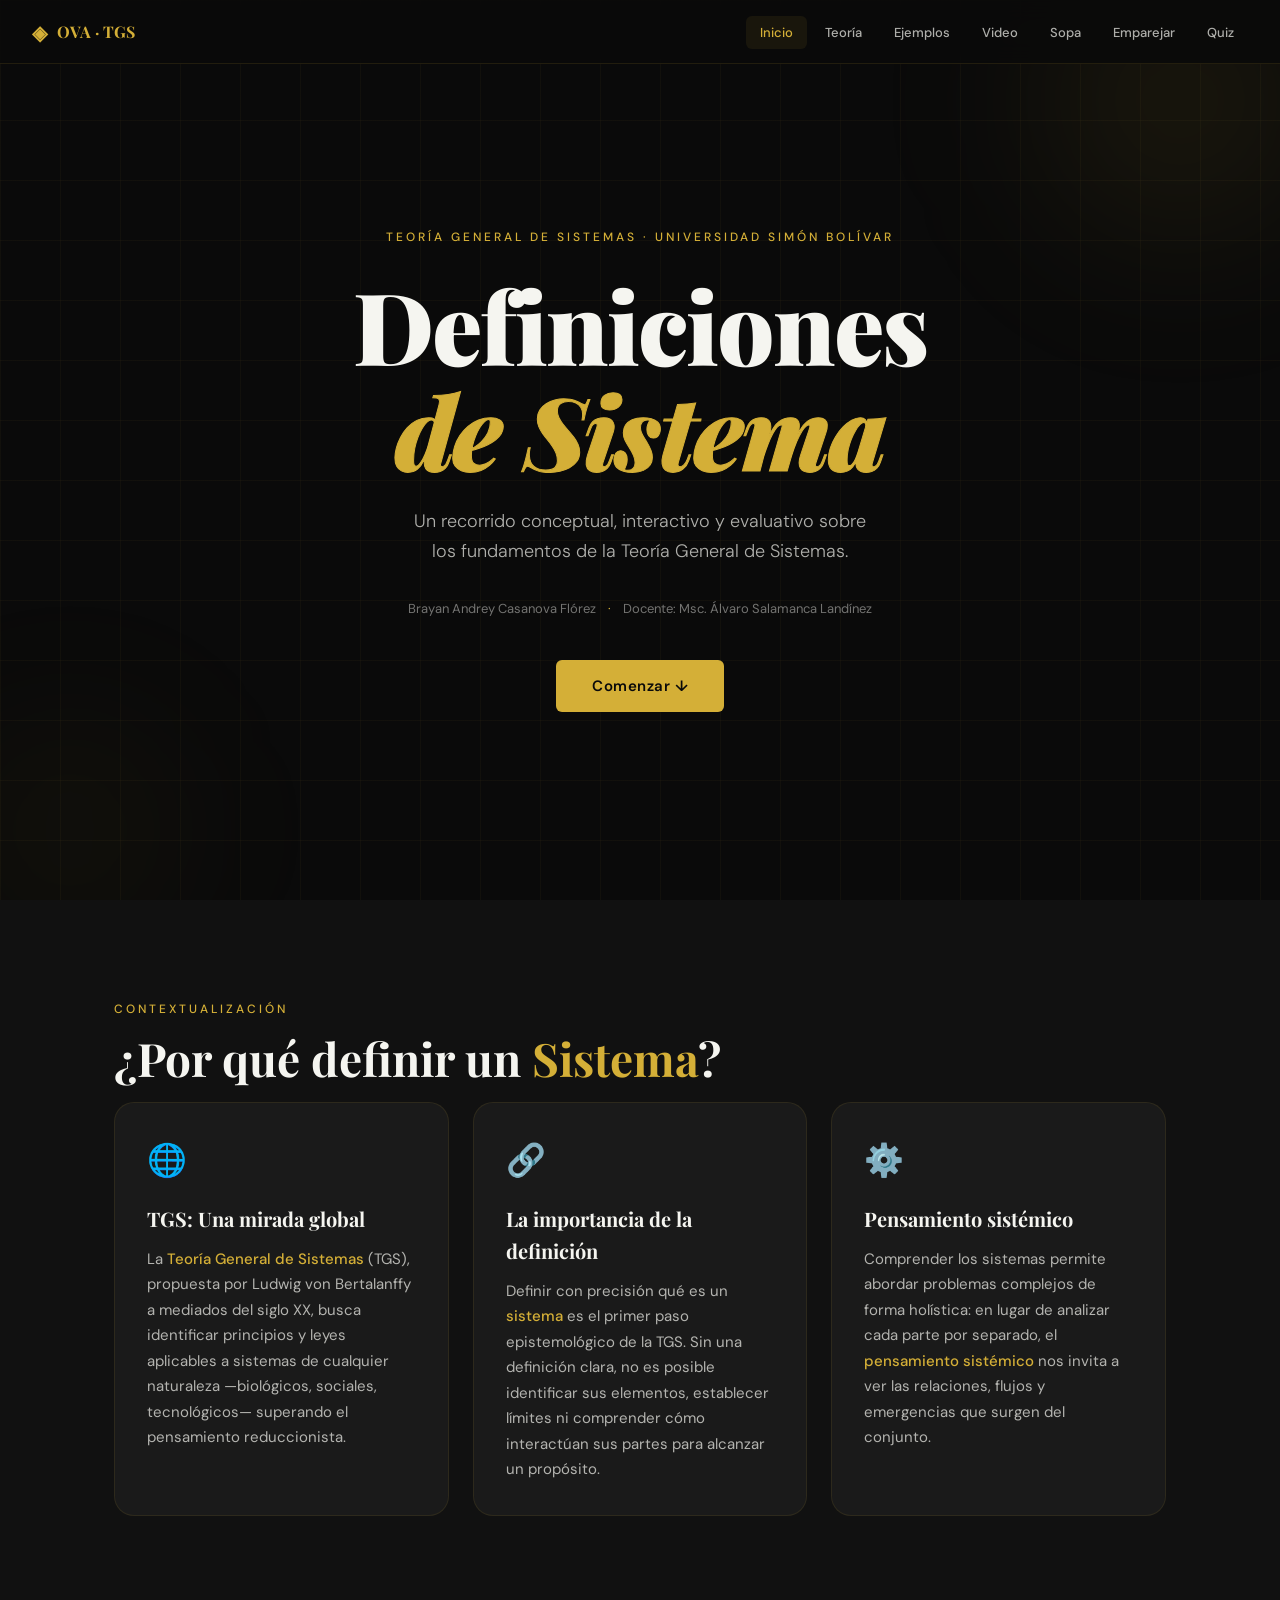
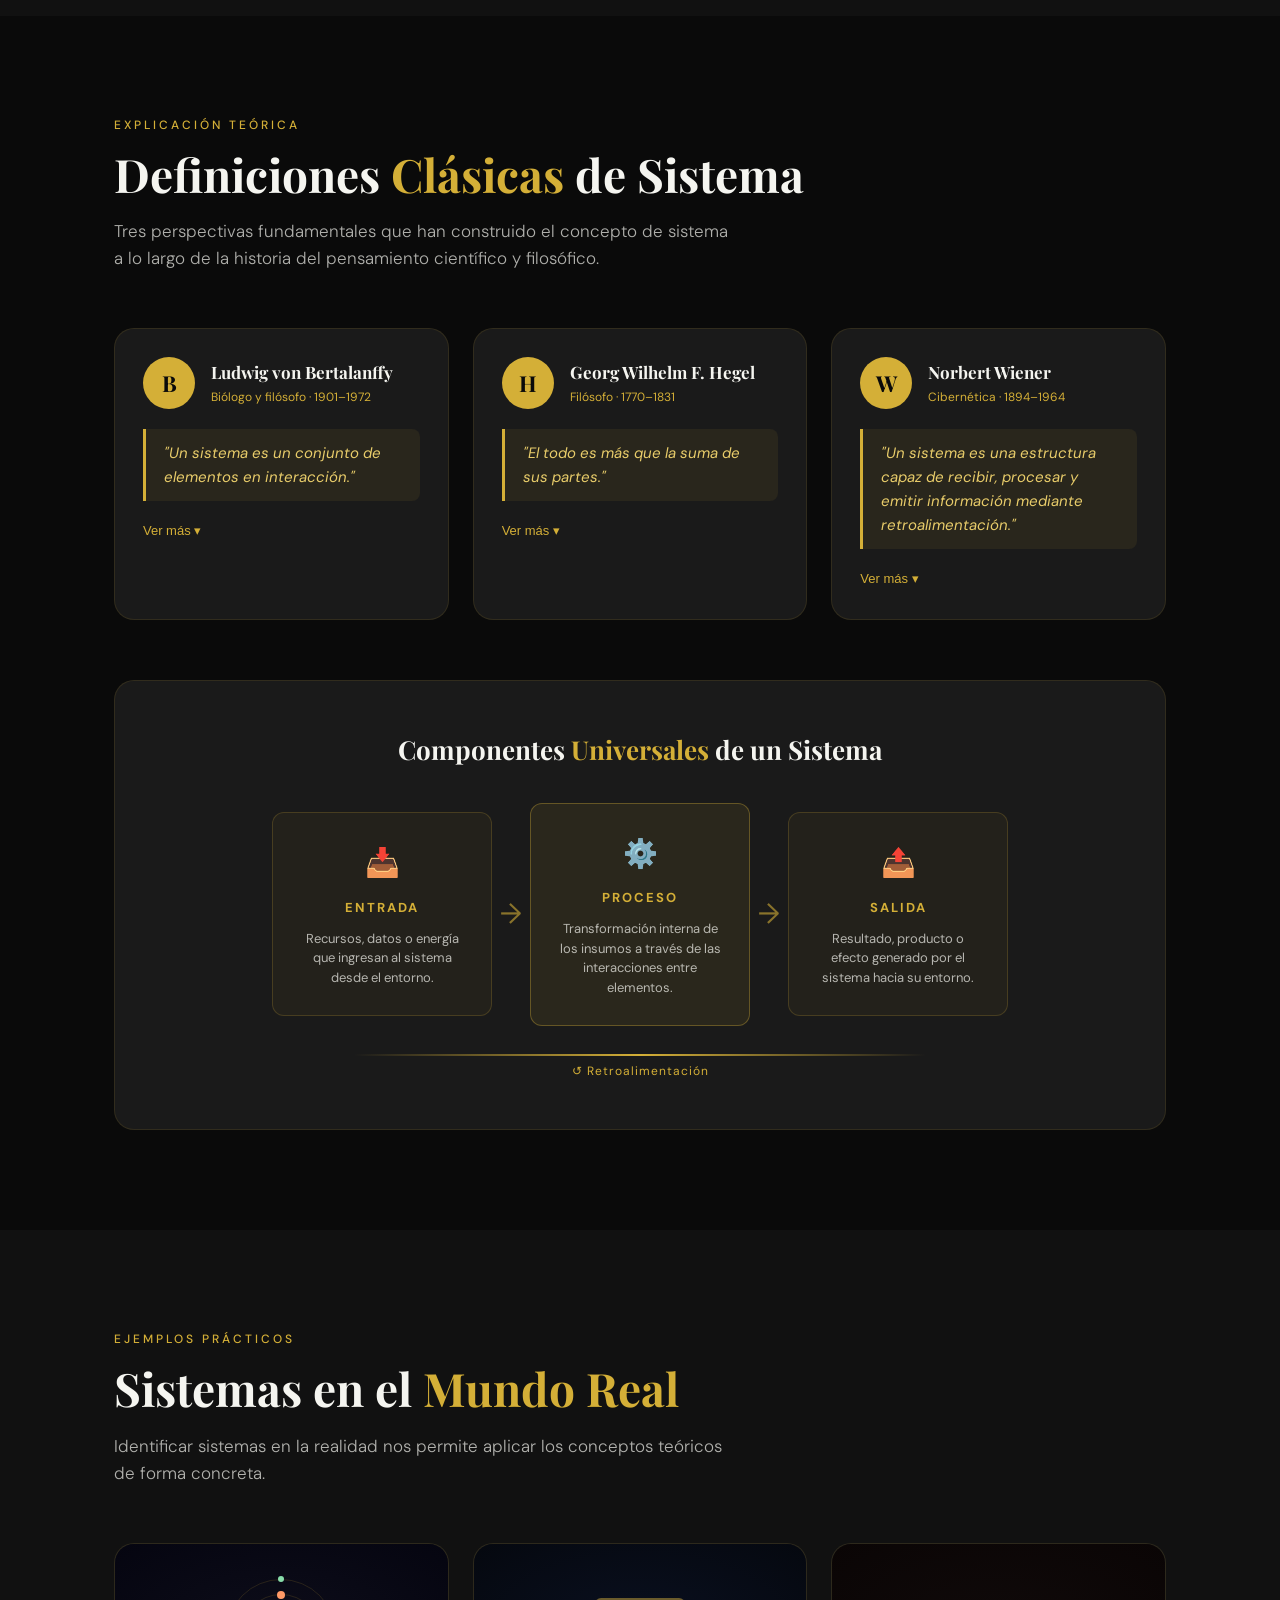
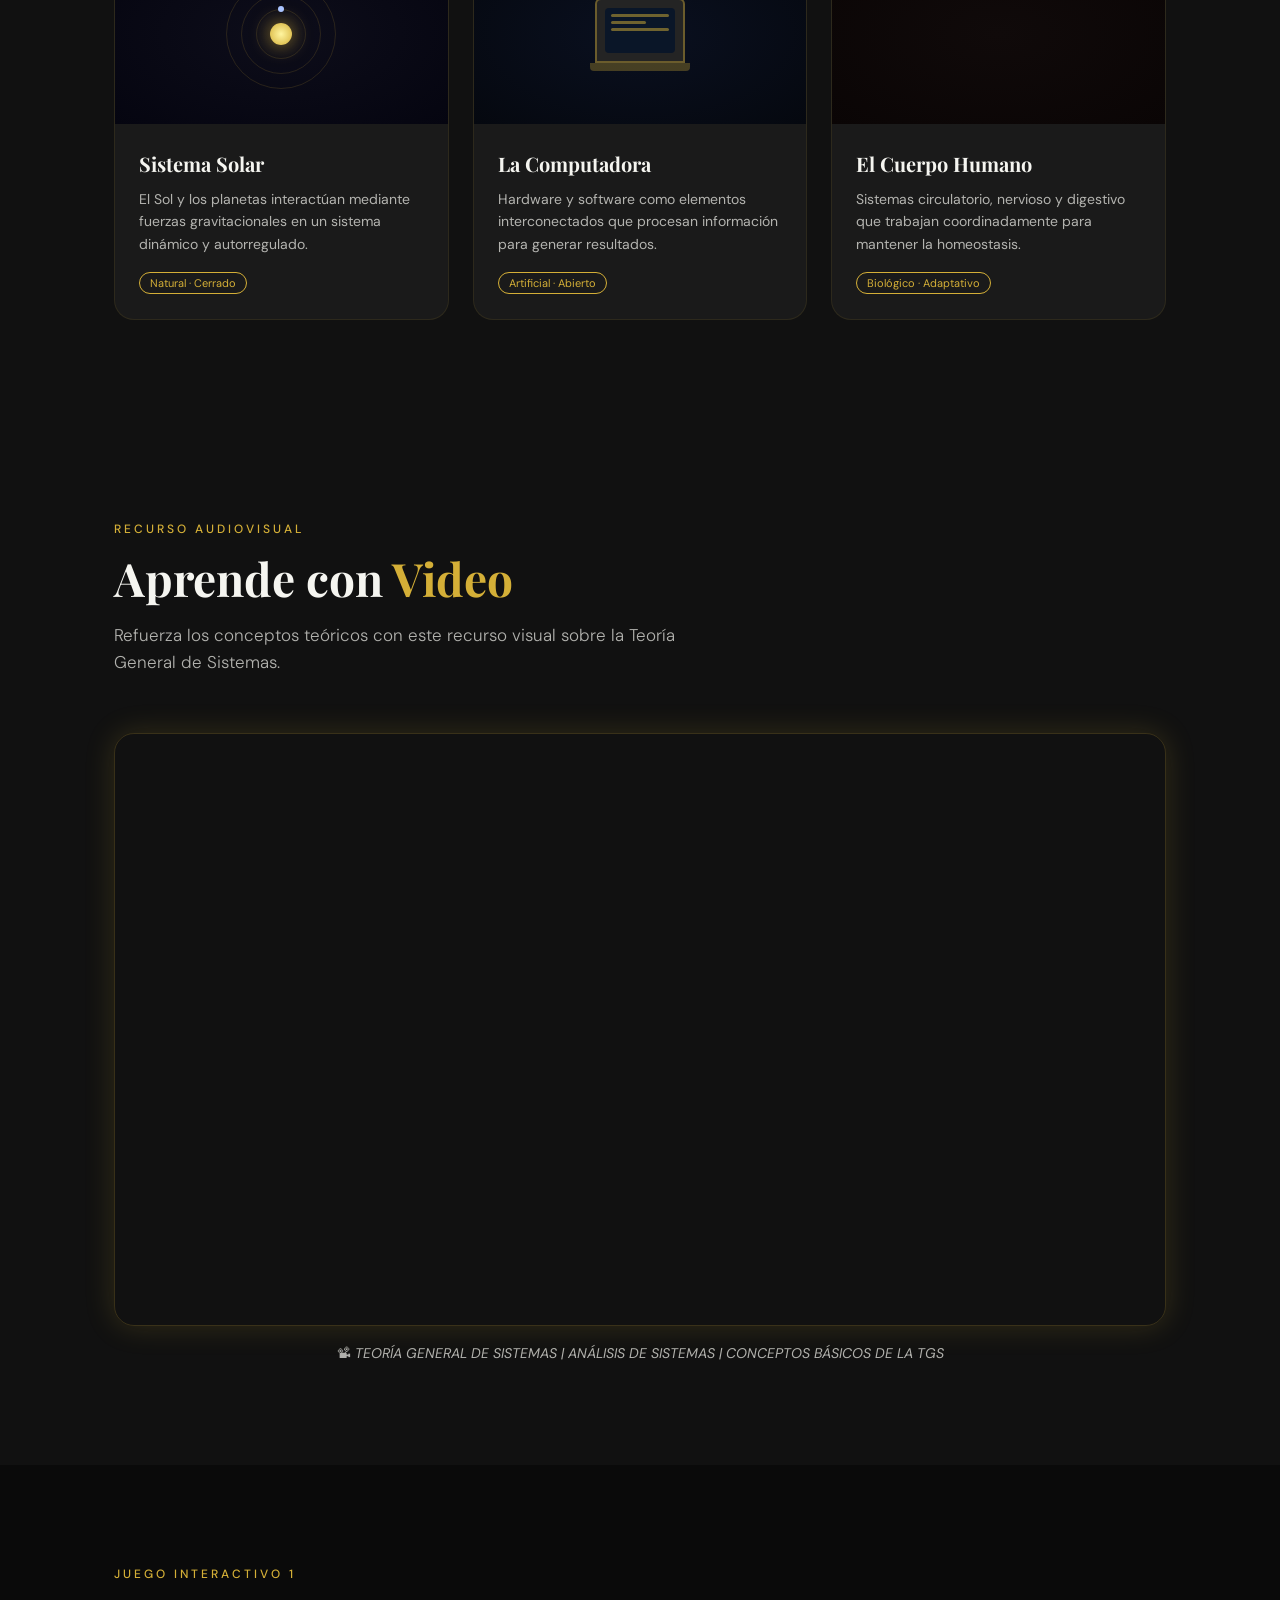
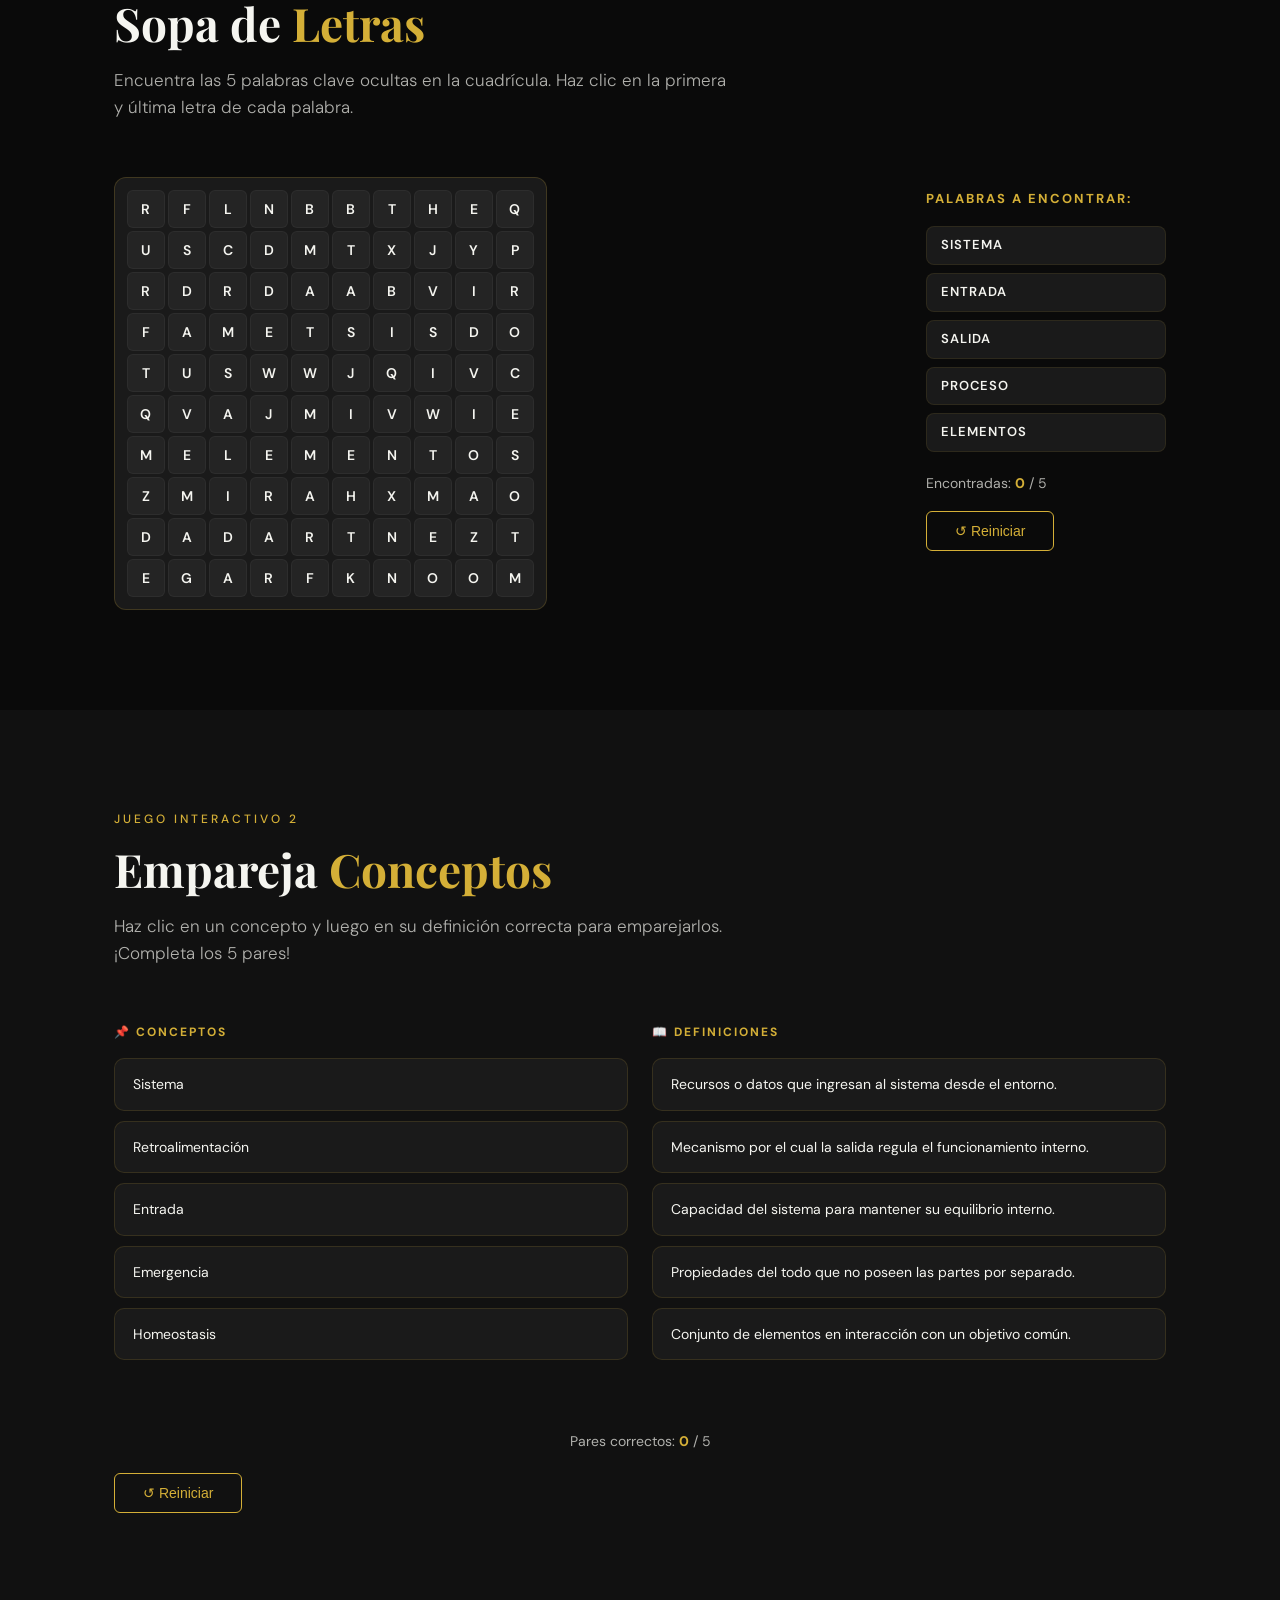
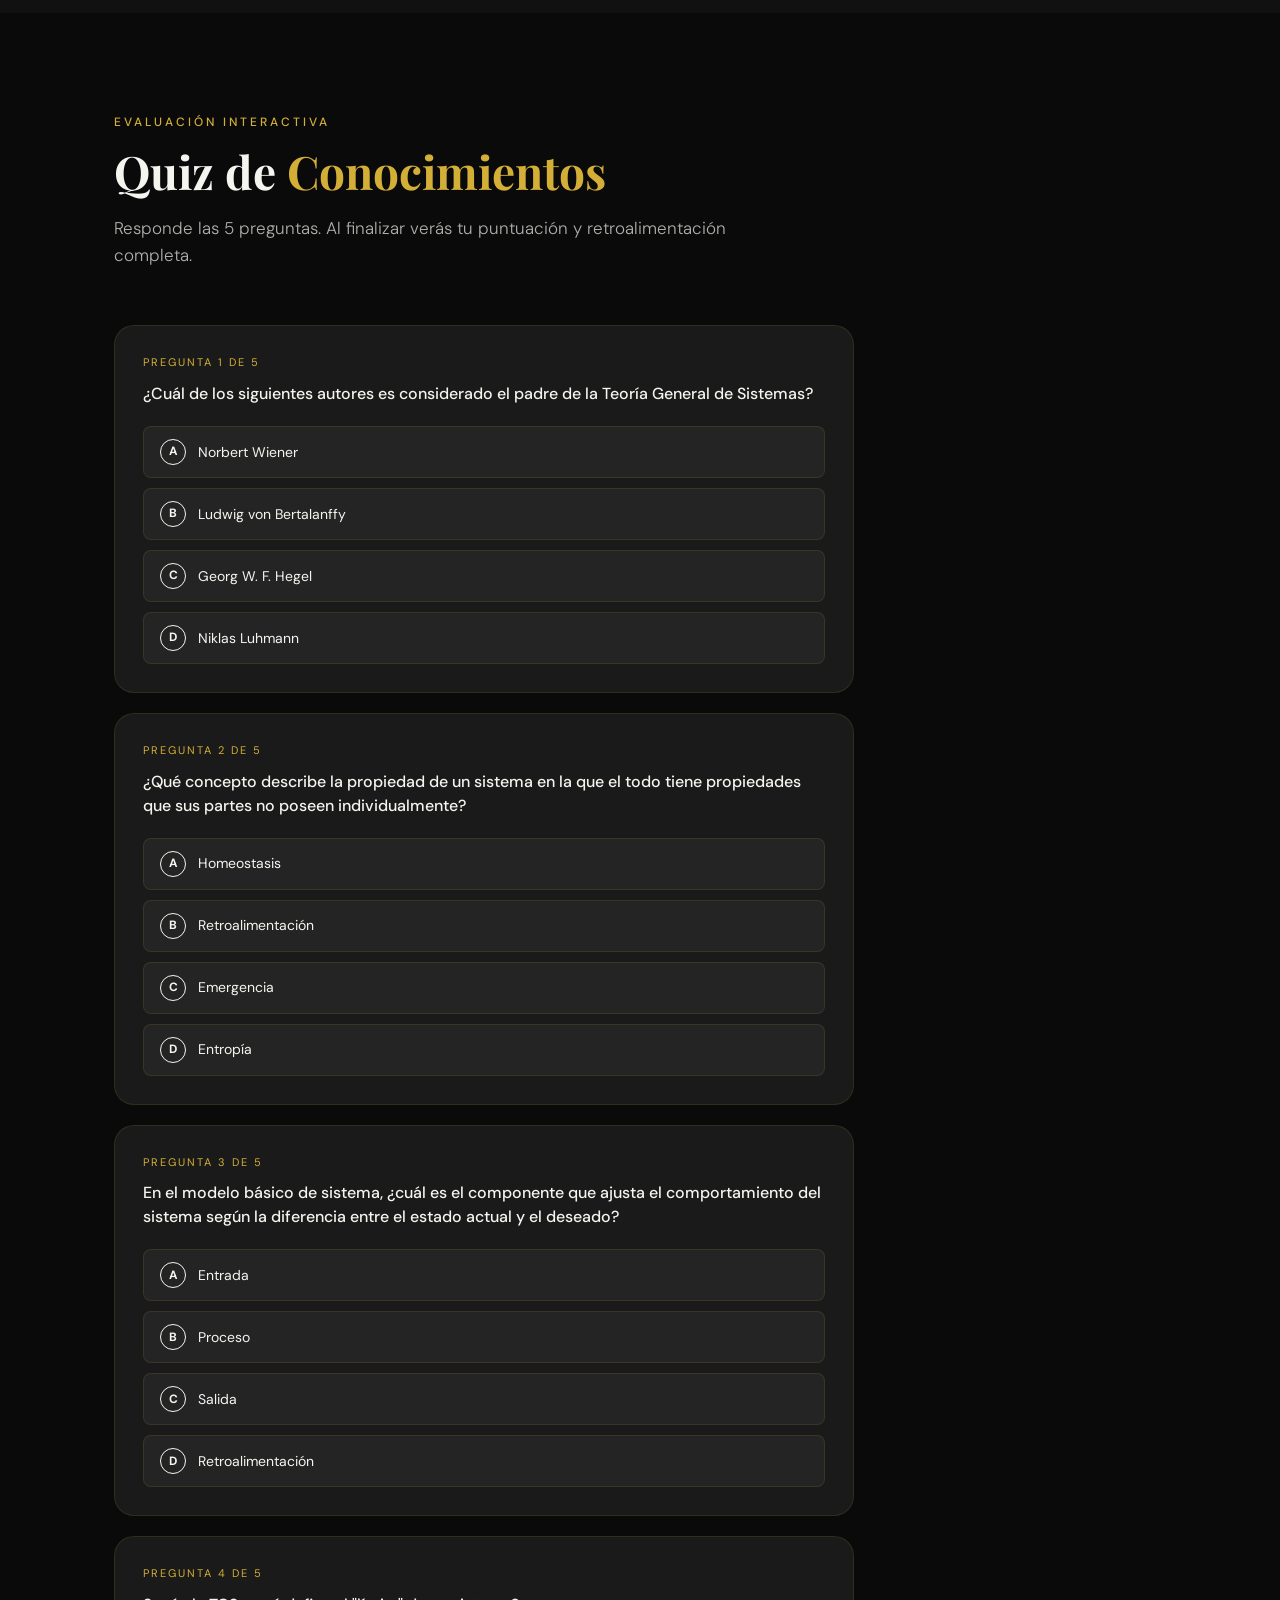
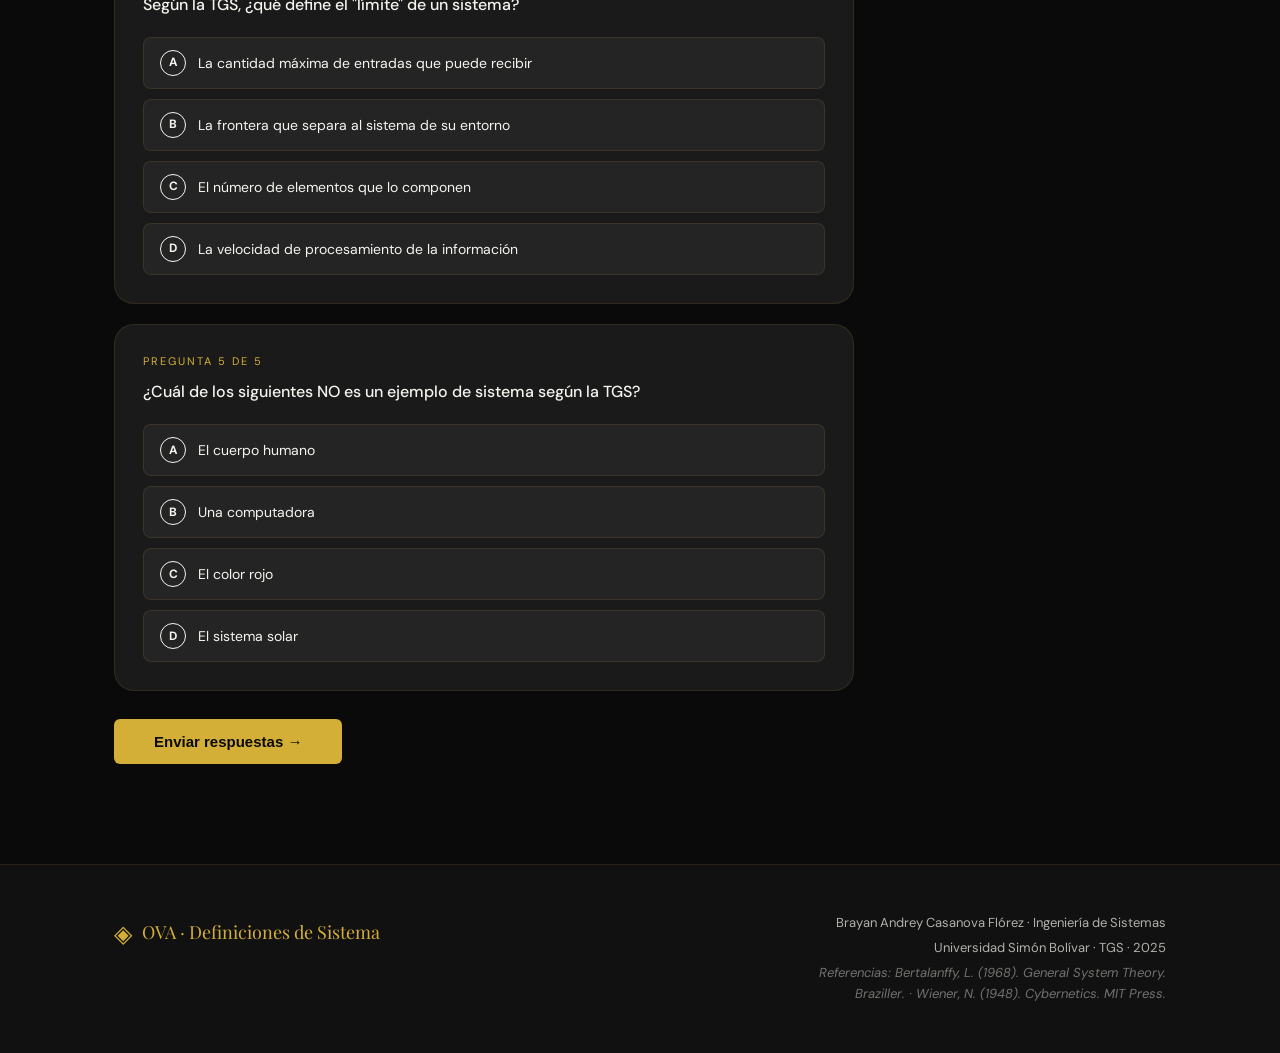
<file: OVA_Def_Sistemas/index.html>
<!DOCTYPE html>
<html lang="es">
<head>
  <meta charset="UTF-8" />
  <meta name="viewport" content="width=device-width, initial-scale=1.0"/>
  <title>OVA · Definiciones de Sistema · TGS</title>
  <link rel="stylesheet" href="styles.css" />
  <link rel="preconnect" href="https://fonts.googleapis.com">
  <link href="https://fonts.googleapis.com/css2?family=Playfair+Display:wght@400;700;900&family=DM+Sans:wght@300;400;500&display=swap" rel="stylesheet">
</head>
<body>

  <!-- ═══════════════════════════ NAVBAR ═══════════════════════════ -->
  <nav class="navbar" id="navbar">
    <div class="nav-brand">
      <span class="nav-logo">◈</span>
      <span>OVA · TGS</span>
    </div>
    <button class="hamburger" id="hamburger" aria-label="Menú">
      <span></span><span></span><span></span>
    </button>
    <ul class="nav-links" id="navLinks">
      <li><a href="#intro"     class="nav-link">Inicio</a></li>
      <li><a href="#teoria"    class="nav-link">Teoría</a></li>
      <li><a href="#ejemplos"  class="nav-link">Ejemplos</a></li>
      <li><a href="#video"     class="nav-link">Video</a></li>
      <li><a href="#juego1"    class="nav-link">Sopa</a></li>
      <li><a href="#juego2"    class="nav-link">Emparejar</a></li>
      <li><a href="#quiz"      class="nav-link">Quiz</a></li>
    </ul>
  </nav>

  <!-- ═══════════════════════════ HERO ═══════════════════════════ -->
  <header class="hero" id="intro">
    <div class="hero-bg-grid"></div>
    <div class="hero-content">
      <p class="hero-tag">Teoría General de Sistemas · Universidad Simón Bolívar</p>
      <h1 class="hero-title">Definiciones<br><em>de Sistema</em></h1>
      <p class="hero-sub">Un recorrido conceptual, interactivo y evaluativo sobre<br>los fundamentos de la Teoría General de Sistemas.</p>
      <div class="hero-meta">
        <span>Brayan Andrey Casanova Flórez</span>
        <span class="divider">·</span>
        <span>Docente: Msc. Álvaro Salamanca Landínez</span>
      </div>
      <a href="#teoria" class="btn-primary">Comenzar ↓</a>
    </div>
    <div class="hero-orb orb1"></div>
    <div class="hero-orb orb2"></div>
  </header>

  <!-- ═══════════════════════════ CONTEXTUALIZACIÓN ═══════════════════════════ -->
  <section class="section context-section">
    <div class="container">
      <div class="section-label">Contextualización</div>
      <h2 class="section-title">¿Por qué definir un <span class="gold">Sistema</span>?</h2>
      <div class="context-grid">
        <div class="context-card">
          <div class="context-icon">🌐</div>
          <h3>TGS: Una mirada global</h3>
          <p>La <strong>Teoría General de Sistemas</strong> (TGS), propuesta por Ludwig von Bertalanffy a mediados del siglo XX, busca identificar principios y leyes aplicables a sistemas de cualquier naturaleza —biológicos, sociales, tecnológicos— superando el pensamiento reduccionista.</p>
        </div>
        <div class="context-card">
          <div class="context-icon">🔗</div>
          <h3>La importancia de la definición</h3>
          <p>Definir con precisión qué es un <strong>sistema</strong> es el primer paso epistemológico de la TGS. Sin una definición clara, no es posible identificar sus elementos, establecer límites ni comprender cómo interactúan sus partes para alcanzar un propósito.</p>
        </div>
        <div class="context-card">
          <div class="context-icon">⚙️</div>
          <h3>Pensamiento sistémico</h3>
          <p>Comprender los sistemas permite abordar problemas complejos de forma holística: en lugar de analizar cada parte por separado, el <strong>pensamiento sistémico</strong> nos invita a ver las relaciones, flujos y emergencias que surgen del conjunto.</p>
        </div>
      </div>
    </div>
  </section>

  <!-- ═══════════════════════════ TEORÍA ═══════════════════════════ -->
  <section class="section teoria-section" id="teoria">
    <div class="container">
      <div class="section-label">Explicación Teórica</div>
      <h2 class="section-title">Definiciones <span class="gold">Clásicas</span> de Sistema</h2>
      <p class="section-desc">Tres perspectivas fundamentales que han construido el concepto de sistema a lo largo de la historia del pensamiento científico y filosófico.</p>

      <div class="authors-grid">

        <!-- Bertalanffy -->
        <article class="author-card" data-author="bertalanffy">
          <div class="author-header">
            <div class="author-avatar">B</div>
            <div>
              <h3>Ludwig von Bertalanffy</h3>
              <p class="author-year">Biólogo y filósofo · 1901–1972</p>
            </div>
          </div>
          <blockquote class="def-quote">
            "Un sistema es un conjunto de elementos en interacción."
          </blockquote>
          <div class="def-expand">
            <p>Para Bertalanffy, padre de la TGS, un sistema no puede reducirse a la suma de sus partes. La clave está en las <strong>interacciones</strong>: un sistema biológico, por ejemplo, no funciona si se estudian sus órganos de forma aislada. Sus propiedades emergen de la relación dinámica entre componentes.</p>
            <div class="concepts-chips">
              <span class="chip">Totalidad</span>
              <span class="chip">Interacción</span>
              <span class="chip">Emergencia</span>
              <span class="chip">Límites</span>
            </div>
          </div>
          <button class="btn-expand" onclick="toggleExpand(this)">Ver más ▾</button>
        </article>

        <!-- Hegel -->
        <article class="author-card" data-author="hegel">
          <div class="author-header">
            <div class="author-avatar">H</div>
            <div>
              <h3>Georg Wilhelm F. Hegel</h3>
              <p class="author-year">Filósofo · 1770–1831</p>
            </div>
          </div>
          <blockquote class="def-quote">
            "El todo es más que la suma de sus partes."
          </blockquote>
          <div class="def-expand">
            <p>Aunque anterior a la TGS formal, el holismo hegeliano sentó las bases filosóficas del pensamiento sistémico. Para Hegel, cualquier entidad debe comprenderse en su <strong>totalidad dialéctica</strong>: tesis, antítesis y síntesis son el movimiento dinámico de cualquier sistema que evoluciona hacia estados superiores de organización.</p>
            <div class="concepts-chips">
              <span class="chip">Holismo</span>
              <span class="chip">Dialéctica</span>
              <span class="chip">Síntesis</span>
              <span class="chip">Evolución</span>
            </div>
          </div>
          <button class="btn-expand" onclick="toggleExpand(this)">Ver más ▾</button>
        </article>

        <!-- Cibernética / Wiener -->
        <article class="author-card" data-author="wiener">
          <div class="author-header">
            <div class="author-avatar">W</div>
            <div>
              <h3>Norbert Wiener</h3>
              <p class="author-year">Cibernética · 1894–1964</p>
            </div>
          </div>
          <blockquote class="def-quote">
            "Un sistema es una estructura capaz de recibir, procesar y emitir información mediante retroalimentación."
          </blockquote>
          <div class="def-expand">
            <p>Wiener, padre de la cibernética, define el sistema en términos de flujos de información y control. El concepto de <strong>retroalimentación (feedback)</strong> es central: el sistema ajusta su comportamiento según la diferencia entre el estado actual y el estado deseado. Esta visión conecta sistemas biológicos, mecánicos y sociales bajo un mismo principio regulador.</p>
            <div class="concepts-chips">
              <span class="chip">Retroalimentación</span>
              <span class="chip">Control</span>
              <span class="chip">Información</span>
              <span class="chip">Homeostasis</span>
            </div>
          </div>
          <button class="btn-expand" onclick="toggleExpand(this)">Ver más ▾</button>
        </article>

      </div>

      <!-- Componentes de un sistema -->
      <div class="components-section">
        <h3 class="subsection-title">Componentes <span class="gold">Universales</span> de un Sistema</h3>
        <div class="components-flow">
          <div class="comp-box entrada">
            <div class="comp-icon">📥</div>
            <h4>ENTRADA</h4>
            <p>Recursos, datos o energía que ingresan al sistema desde el entorno.</p>
          </div>
          <div class="arrow-flow">→</div>
          <div class="comp-box proceso">
            <div class="comp-icon">⚙️</div>
            <h4>PROCESO</h4>
            <p>Transformación interna de los insumos a través de las interacciones entre elementos.</p>
          </div>
          <div class="arrow-flow">→</div>
          <div class="comp-box salida">
            <div class="comp-icon">📤</div>
            <h4>SALIDA</h4>
            <p>Resultado, producto o efecto generado por el sistema hacia su entorno.</p>
          </div>
          <div class="feedback-arrow">
            <div class="fb-line"></div>
            <span class="fb-label">↺ Retroalimentación</span>
          </div>
        </div>
      </div>

    </div>
  </section>

  <!-- ═══════════════════════════ EJEMPLOS ═══════════════════════════ -->
  <section class="section ejemplos-section" id="ejemplos">
    <div class="container">
      <div class="section-label">Ejemplos Prácticos</div>
      <h2 class="section-title">Sistemas en el <span class="gold">Mundo Real</span></h2>
      <p class="section-desc">Identificar sistemas en la realidad nos permite aplicar los conceptos teóricos de forma concreta.</p>

      <div class="examples-grid">

        <div class="example-card" onclick="openModal('solar')">
          <div class="example-img solar-img">
            <div class="planet-anim">
              <div class="sun"></div>
              <div class="orbit o1"><div class="planet p1"></div></div>
              <div class="orbit o2"><div class="planet p2"></div></div>
              <div class="orbit o3"><div class="planet p3"></div></div>
            </div>
          </div>
          <div class="example-body">
            <h3>Sistema Solar</h3>
            <p>El Sol y los planetas interactúan mediante fuerzas gravitacionales en un sistema dinámico y autorregulado.</p>
            <span class="example-tag">Natural · Cerrado</span>
          </div>
        </div>

        <div class="example-card" onclick="openModal('computadora')">
          <div class="example-img comp-img">
            <div class="pc-anim">
              <div class="pc-monitor">
                <div class="pc-screen">
                  <div class="code-line"></div>
                  <div class="code-line short"></div>
                  <div class="code-line"></div>
                </div>
              </div>
              <div class="pc-base"></div>
            </div>
          </div>
          <div class="example-body">
            <h3>La Computadora</h3>
            <p>Hardware y software como elementos interconectados que procesan información para generar resultados.</p>
            <span class="example-tag">Artificial · Abierto</span>
          </div>
        </div>

        <div class="example-card" onclick="openModal('cuerpo')">
          <div class="example-img bio-img">
            <div class="body-anim">
              <div class="heartbeat">
                <svg viewBox="0 0 100 50" class="ecg">
                  <polyline points="0,25 20,25 30,5 40,45 50,10 60,40 70,25 100,25" fill="none" stroke="#D4AF37" stroke-width="2"/>
                </svg>
              </div>
            </div>
          </div>
          <div class="example-body">
            <h3>El Cuerpo Humano</h3>
            <p>Sistemas circulatorio, nervioso y digestivo que trabajan coordinadamente para mantener la homeostasis.</p>
            <span class="example-tag">Biológico · Adaptativo</span>
          </div>
        </div>

      </div>
    </div>
  </section>

  <!-- ═══════════════════════════ MODALES DE EJEMPLOS ═══════════════════════════ -->
  <div class="modal-overlay" id="modal-solar" onclick="closeModal('solar')">
    <div class="modal-box" onclick="event.stopPropagation()">
      <button class="modal-close" onclick="closeModal('solar')">✕</button>
      <h3>🌞 Sistema Solar como Sistema</h3>
      <table class="modal-table">
        <tr><th>Componente</th><th>Descripción</th></tr>
        <tr><td><strong>Entrada</strong></td><td>Energía gravitacional, radiación solar, materia interestelar</td></tr>
        <tr><td><strong>Elementos</strong></td><td>Sol, 8 planetas, lunas, asteroides, cometas</td></tr>
        <tr><td><strong>Proceso</strong></td><td>Interacciones gravitacionales, órbitas, fusión nuclear en el Sol</td></tr>
        <tr><td><strong>Salida</strong></td><td>Radiación, calor, luz, condiciones para la vida en la Tierra</td></tr>
        <tr><td><strong>Retroalimentación</strong></td><td>Las perturbaciones gravitacionales son corregidas por el equilibrio orbital (resonancia)</td></tr>
        <tr><td><strong>Límite</strong></td><td>La heliosfera, hasta donde llega la influencia del viento solar</td></tr>
      </table>
    </div>
  </div>

  <div class="modal-overlay" id="modal-computadora" onclick="closeModal('computadora')">
    <div class="modal-box" onclick="event.stopPropagation()">
      <button class="modal-close" onclick="closeModal('computadora')">✕</button>
      <h3>💻 La Computadora como Sistema</h3>
      <table class="modal-table">
        <tr><th>Componente</th><th>Descripción</th></tr>
        <tr><td><strong>Entrada</strong></td><td>Teclado, ratón, archivos, red de internet</td></tr>
        <tr><td><strong>Elementos</strong></td><td>CPU, RAM, disco duro, tarjeta gráfica, SO</td></tr>
        <tr><td><strong>Proceso</strong></td><td>Cómputo, almacenamiento, gestión de recursos</td></tr>
        <tr><td><strong>Salida</strong></td><td>Pantalla, impresora, archivos, audio</td></tr>
        <tr><td><strong>Retroalimentación</strong></td><td>El sistema operativo monitorea el uso de CPU/RAM y regula procesos</td></tr>
        <tr><td><strong>Límite</strong></td><td>El gabinete físico y las interfaces de red definen los límites del sistema</td></tr>
      </table>
    </div>
  </div>

  <div class="modal-overlay" id="modal-cuerpo" onclick="closeModal('cuerpo')">
    <div class="modal-box" onclick="event.stopPropagation()">
      <button class="modal-close" onclick="closeModal('cuerpo')">✕</button>
      <h3>🫀 El Cuerpo Humano como Sistema</h3>
      <table class="modal-table">
        <tr><th>Componente</th><th>Descripción</th></tr>
        <tr><td><strong>Entrada</strong></td><td>Alimentos, agua, oxígeno, estímulos sensoriales</td></tr>
        <tr><td><strong>Elementos</strong></td><td>Órganos, tejidos, células, sistemas (circulatorio, nervioso...)</td></tr>
        <tr><td><strong>Proceso</strong></td><td>Digestión, respiración, circulación, respuesta inmune</td></tr>
        <tr><td><strong>Salida</strong></td><td>Movimiento, calor corporal, desechos, respuestas conductuales</td></tr>
        <tr><td><strong>Retroalimentación</strong></td><td>El hipotálamo regula la temperatura; el páncreas controla la glucosa (homeostasis)</td></tr>
        <tr><td><strong>Límite</strong></td><td>La piel define el límite físico entre el sistema y su entorno</td></tr>
      </table>
    </div>
  </div>

  <!-- ═══════════════════════════ VIDEO ═══════════════════════════ -->
  <section class="section video-section" id="video">
    <div class="container">
      <div class="section-label">Recurso Audiovisual</div>
      <h2 class="section-title">Aprende con <span class="gold">Video</span></h2>
      <p class="section-desc">Refuerza los conceptos teóricos con este recurso visual sobre la Teoría General de Sistemas.</p>
      <div class="video-wrapper">
        <iframe 
          width="560" 
          height="315" 
          src="https://www.youtube-nocookie.com/embed/rcAAGRp1eHk" 
          title="Teoría General de Sistemas - Conceptos Básicos" 
          frameborder="0" 
          allow="accelerometer; autoplay; clipboard-write; encrypted-media; gyroscope; picture-in-picture; web-share" 
          allowfullscreen>
        </iframe>
      </div>
      <p class="video-caption">📽 <em>TEORÍA GENERAL DE SISTEMAS | ANÁLISIS DE SISTEMAS | CONCEPTOS BÁSICOS DE LA TGS</em></p>
    </div>
  </section>

  <!-- ═══════════════════════════ JUEGO 1: SOPA DE LETRAS ═══════════════════════════ -->
  <section class="section game-section" id="juego1">
    <div class="container">
      <div class="section-label">Juego Interactivo 1</div>
      <h2 class="section-title">Sopa de <span class="gold">Letras</span></h2>
      <p class="section-desc">Encuentra las 5 palabras clave ocultas en la cuadrícula. Haz clic en la primera y última letra de cada palabra.</p>

      <div class="game1-layout">
        <div class="wordsearch-panel">
          <div class="grid-container" id="wordGrid"></div>
        </div>
        <div class="wordsearch-sidebar">
          <h4>Palabras a encontrar:</h4>
          <ul class="word-list" id="wordList"></ul>
          <div class="ws-score">
            <span>Encontradas: <strong id="foundCount">0</strong> / 5</span>
          </div>
          <button class="btn-secondary" onclick="initWordSearch()">↺ Reiniciar</button>
          <div id="ws-win-msg" class="win-message" style="display:none">
            🏆 ¡Excelente! Encontraste todas las palabras.
          </div>
        </div>
      </div>
    </div>
  </section>

  <!-- ═══════════════════════════ JUEGO 2: EMPAREJAR ═══════════════════════════ -->
  <section class="section game-section game2-bg" id="juego2">
    <div class="container">
      <div class="section-label">Juego Interactivo 2</div>
      <h2 class="section-title">Empareja <span class="gold">Conceptos</span></h2>
      <p class="section-desc">Haz clic en un concepto y luego en su definición correcta para emparejarlos. ¡Completa los 5 pares!</p>

      <div class="match-game" id="matchGame">
        <div class="match-col" id="matchTerms">
          <h4 class="col-title">📌 Conceptos</h4>
        </div>
        <div class="match-col" id="matchDefs">
          <h4 class="col-title">📖 Definiciones</h4>
        </div>
      </div>

      <div class="match-feedback" id="matchFeedback"></div>
      <div class="match-score">Pares correctos: <strong id="matchScore">0</strong> / 5</div>
      <button class="btn-secondary" onclick="initMatchGame()">↺ Reiniciar</button>
    </div>
  </section>

  <!-- ═══════════════════════════ QUIZ ═══════════════════════════ -->
  <section class="section quiz-section" id="quiz">
    <div class="container">
      <div class="section-label">Evaluación Interactiva</div>
      <h2 class="section-title">Quiz de <span class="gold">Conocimientos</span></h2>
      <p class="section-desc">Responde las 5 preguntas. Al finalizar verás tu puntuación y retroalimentación completa.</p>

      <div class="quiz-container" id="quizContainer">
        <!-- Generado por JS -->
      </div>

      <div class="quiz-result" id="quizResult" style="display:none">
        <div class="result-score" id="resultScore"></div>
        <div class="result-feedback" id="resultFeedback"></div>
        <button class="btn-primary" onclick="initQuiz()">↺ Intentar de nuevo</button>
      </div>
    </div>
  </section>

  <!-- ═══════════════════════════ FOOTER ═══════════════════════════ -->
  <footer class="footer">
    <div class="container footer-inner">
      <div class="footer-brand">
        <span class="footer-logo">◈</span>
        <span>OVA · Definiciones de Sistema</span>
      </div>
      <div class="footer-info">
        <p>Brayan Andrey Casanova Flórez · Ingeniería de Sistemas</p>
        <p>Universidad Simón Bolívar · TGS · 2025</p>
        <p class="footer-ref">Referencias: Bertalanffy, L. (1968). <em>General System Theory</em>. Braziller. · Wiener, N. (1948). <em>Cybernetics</em>. MIT Press.</p>
      </div>
    </div>
  </footer>

  <script src="script.js"></script>
</body>
</html>
</file>
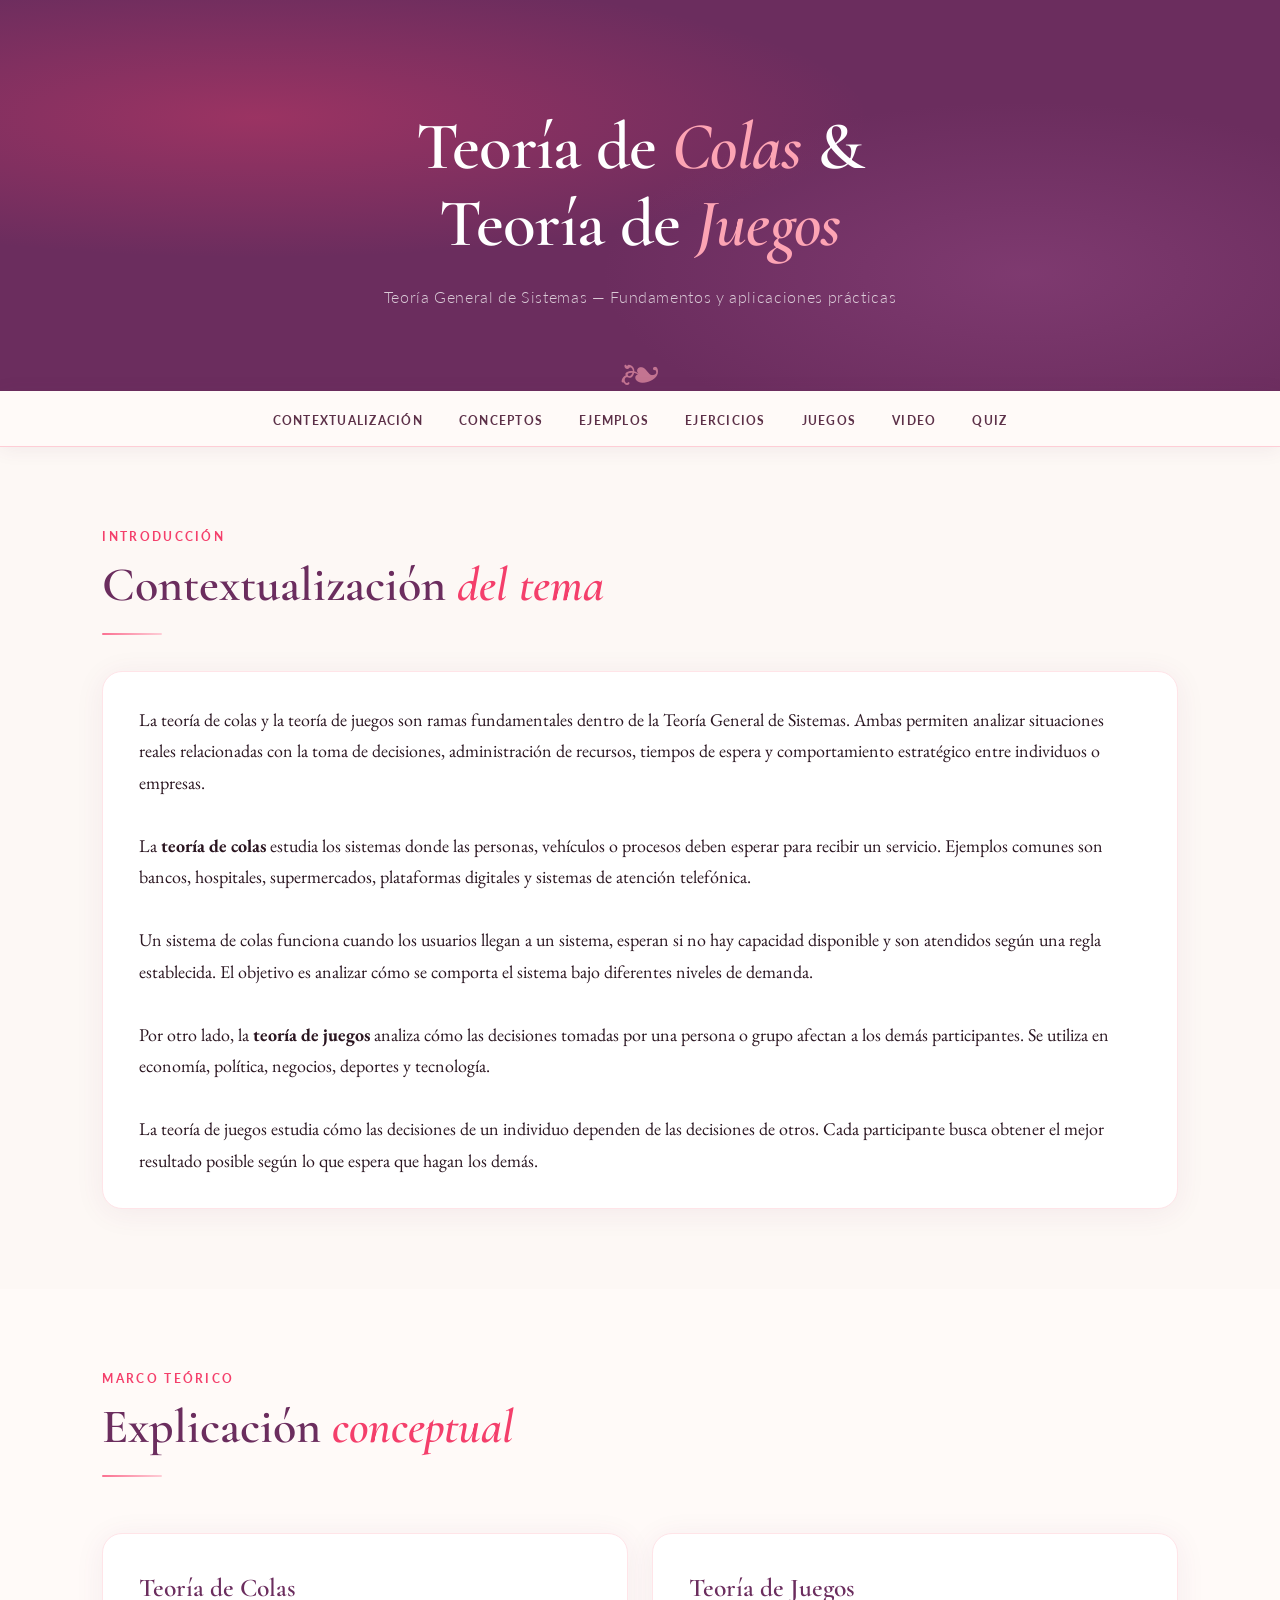
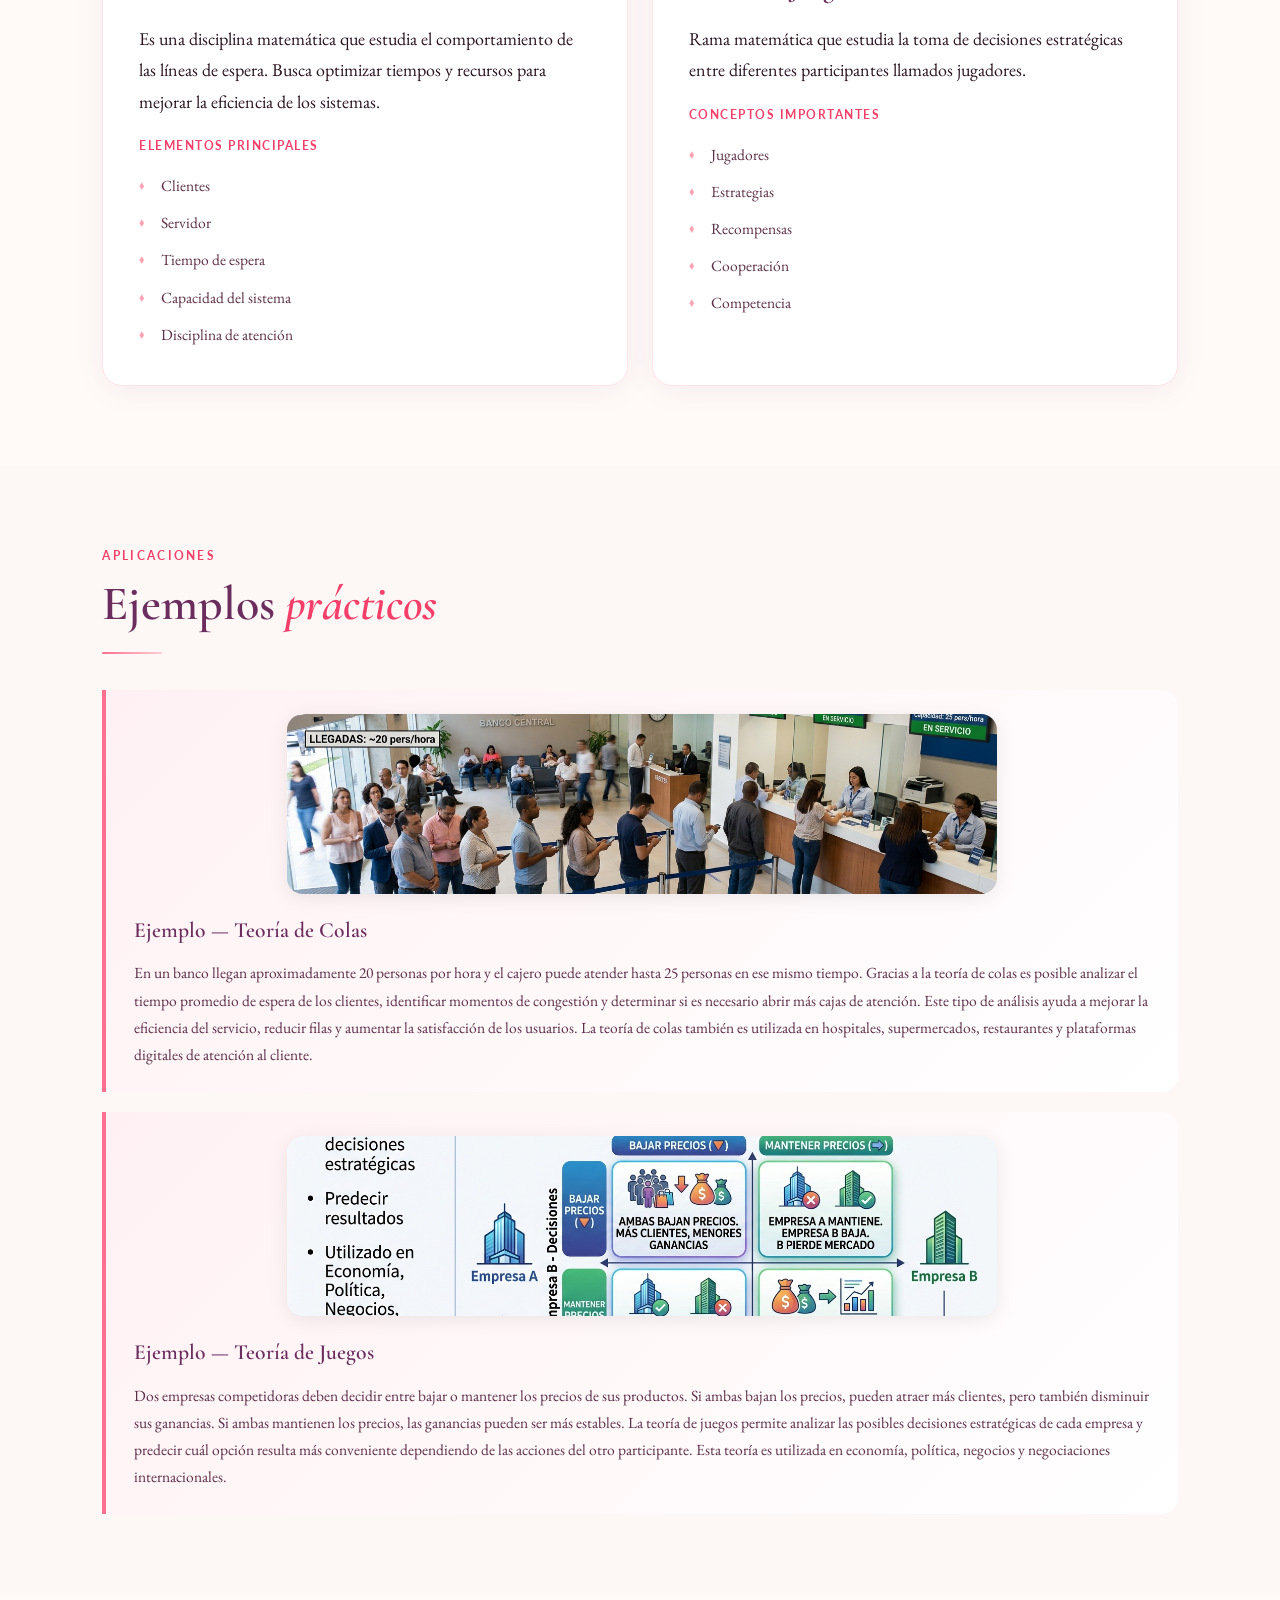
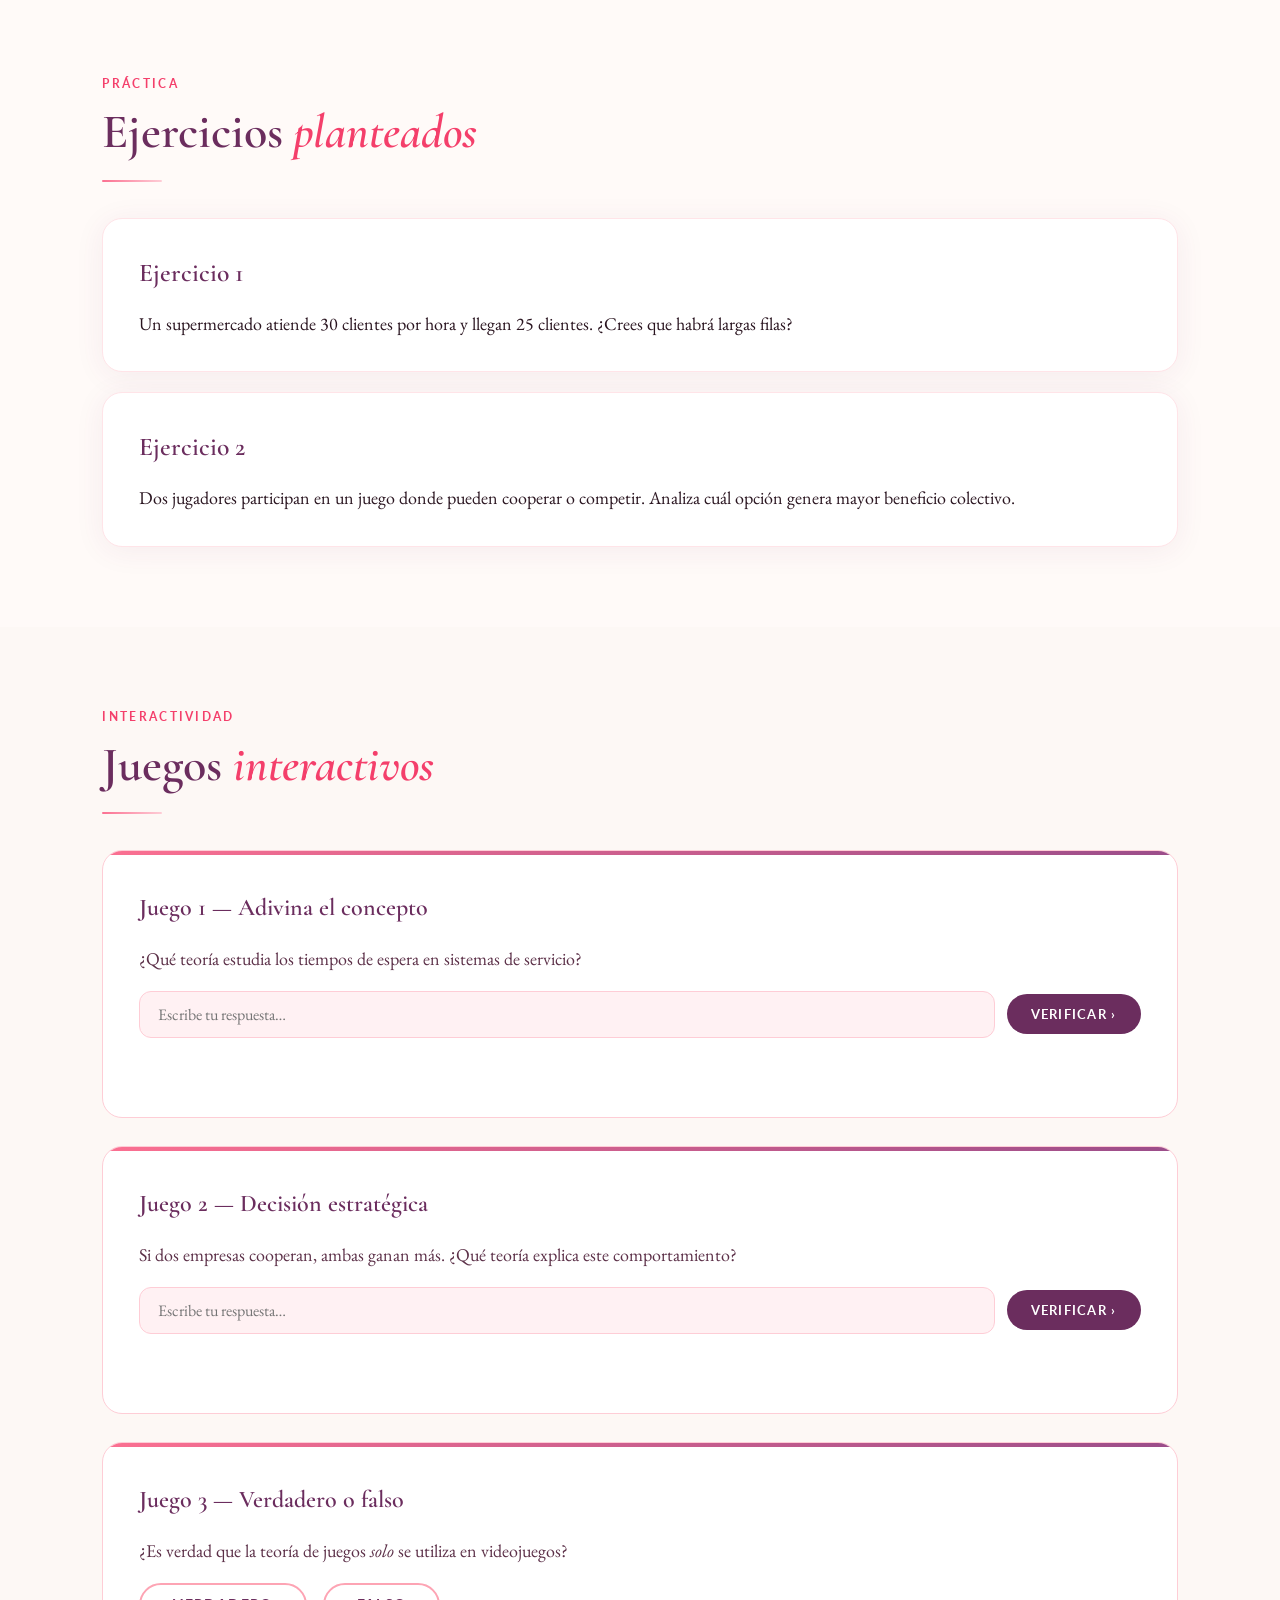
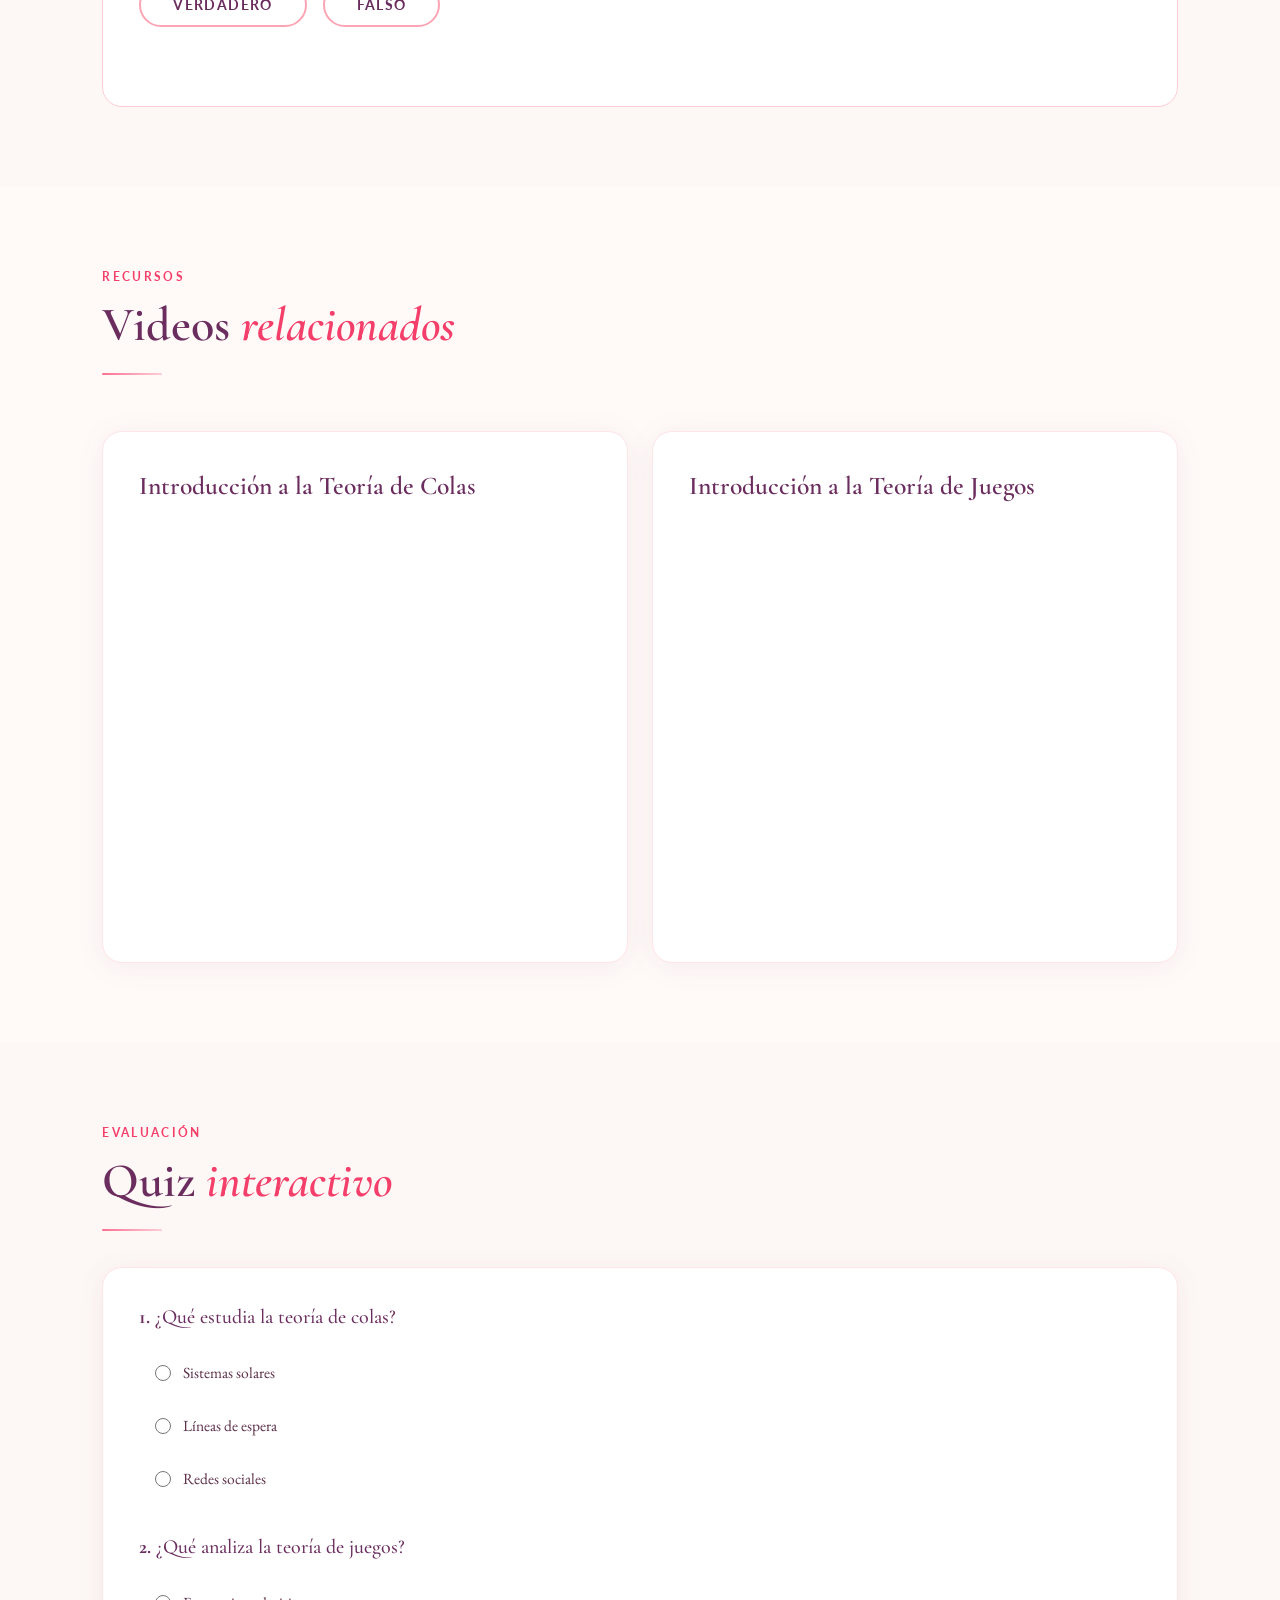
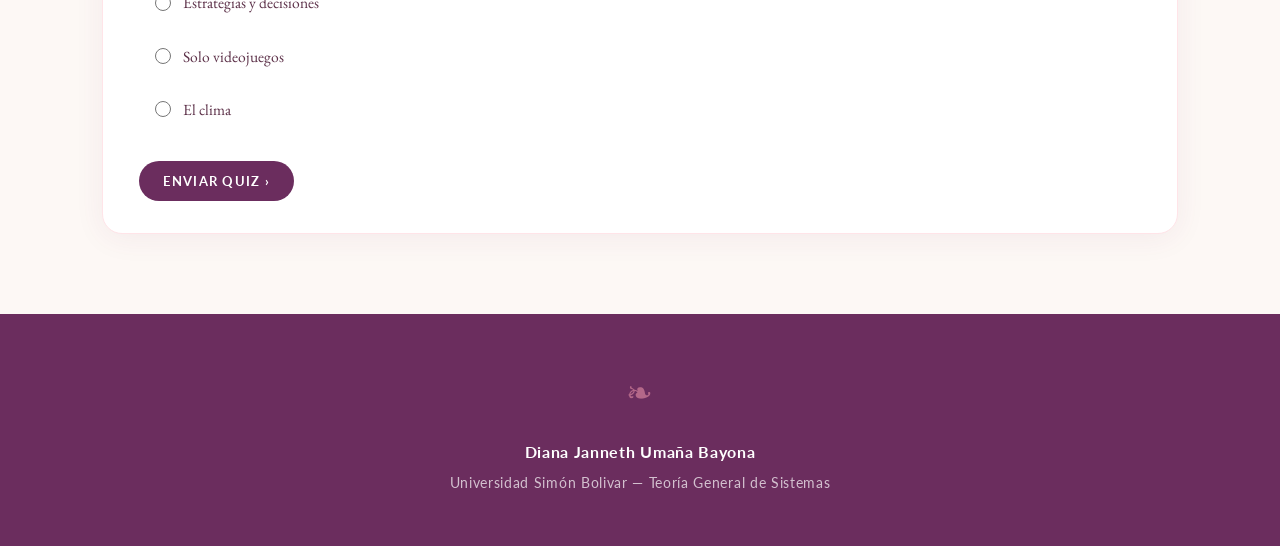
<file: OVA_Nana/index.html>
<!DOCTYPE html>
<html lang="es">
<head>
  <meta charset="UTF-8">
  <meta name="viewport" content="width=device-width, initial-scale=1.0">
  <title>OVA - Teoría de Colas y Teoría de Juegos</title>
  <link rel="preconnect" href="https://fonts.googleapis.com">
  <link rel="preconnect" href="https://fonts.gstatic.com" crossorigin>
  <link href="https://fonts.googleapis.com/css2?family=Cormorant+Garamond:ital,wght@0,300;0,400;0,500;0,600;0,700;1,300;1,400;1,600&family=EB+Garamond:ital,wght@0,400;0,500;1,400&family=Lato:wght@300;400;700&display=swap" rel="stylesheet">
  <style>

    :root {
      --rose-50: #fff1f3;
      --rose-100: #ffe4e8;
      --rose-200: #fecdd6;
      --rose-300: #fda4b4;
      --rose-400: #fb7091;
      --rose-500: #f43f6b;
      --rose-600: #e11d55;
      --rose-700: #be1246;
      --rose-800: #9f1239;
      --plum: #6b2d5e;
      --plum-light: #9b4d8a;
      --cream: #fdf8f5;
      --warm-white: #fffaf8;
      --text-dark: #2a1520;
      --text-mid: #5c3048;
      --text-muted: #9a6880;
    }

    * { margin:0; padding:0; box-sizing:border-box; }
    html { scroll-behavior: smooth; }

    body {
      background: var(--cream);
      color: var(--text-dark);
      font-family: 'EB Garamond', serif;
      font-size: 18px;
      line-height: 1.75;
    }

    /* ─── HEADER ─── */
    header {
      position: relative;
      background: var(--plum);
      overflow: hidden;
      padding: 90px 20px 80px;
      text-align: center;
    }

    header::before {
      content: '';
      position: absolute;
      inset: 0;
      background:
        radial-gradient(ellipse 80% 60% at 20% 30%, rgba(244,63,107,0.35) 0%, transparent 60%),
        radial-gradient(ellipse 60% 80% at 80% 70%, rgba(155,77,138,0.4) 0%, transparent 55%);
    }

    header::after {
      content: '❧';
      position: absolute;
      bottom: -10px;
      left: 50%;
      transform: translateX(-50%);
      font-size: 2.5rem;
      color: var(--rose-300);
      opacity: 0.6;
    }

    .header-ornament {
      font-family: 'Cormorant Garamond', serif;
      font-style: italic;
      font-weight: 300;
      color: var(--rose-300);
      font-size: 1.1rem;
      letter-spacing: 0.25em;
      text-transform: uppercase;
      margin-bottom: 18px;
      position: relative;
      animation: fadeDown 0.8s ease both;
    }

    header h1 {
      font-family: 'Cormorant Garamond', serif;
      font-weight: 600;
      font-size: clamp(2.4rem, 6vw, 4.2rem);
      color: #fff;
      line-height: 1.15;
      position: relative;
      animation: fadeDown 0.9s ease 0.1s both;
      letter-spacing: -0.01em;
    }

    header h1 em {
      font-style: italic;
      color: var(--rose-300);
    }

    header p {
      font-family: 'Lato', sans-serif;
      font-weight: 300;
      font-size: 1rem;
      color: rgba(255,255,255,0.75);
      max-width: 560px;
      margin: 20px auto 0;
      letter-spacing: 0.04em;
      position: relative;
      animation: fadeDown 1s ease 0.2s both;
    }

    /* ─── NAV ─── */
    nav {
      background: var(--warm-white);
      border-bottom: 1px solid var(--rose-200);
      position: sticky;
      top: 0;
      z-index: 100;
      box-shadow: 0 2px 20px rgba(107,45,94,0.08);
    }

    nav ul {
      display: flex;
      justify-content: center;
      flex-wrap: wrap;
      gap: 4px;
      list-style: none;
      padding: 12px 16px;
    }

    nav a {
      font-family: 'Lato', sans-serif;
      font-size: 0.78rem;
      font-weight: 700;
      letter-spacing: 0.1em;
      text-transform: uppercase;
      color: var(--text-mid);
      text-decoration: none;
      padding: 7px 16px;
      border-radius: 40px;
      transition: all 0.25s;
    }

    nav a:hover {
      background: var(--rose-100);
      color: var(--rose-600);
    }

    /* ─── SECTIONS ─── */
    section {
      padding: 80px 8%;
    }

    section:nth-child(even) {
      background: var(--warm-white);
    }

    .section-label {
      font-family: 'Lato', sans-serif;
      font-size: 0.72rem;
      letter-spacing: 0.2em;
      text-transform: uppercase;
      color: var(--rose-500);
      font-weight: 700;
      margin-bottom: 10px;
    }

    h2 {
      font-family: 'Cormorant Garamond', serif;
      font-weight: 600;
      font-size: clamp(2rem, 4vw, 3rem);
      color: var(--plum);
      margin-bottom: 10px;
      line-height: 1.2;
    }

    h2 em { font-style: italic; color: var(--rose-500); }

    .divider {
      width: 60px;
      height: 2px;
      background: linear-gradient(90deg, var(--rose-400), var(--rose-200));
      margin: 18px 0 36px;
      border-radius: 2px;
    }

    /* ─── CARDS ─── */
    .card {
      background: #fff;
      border-radius: 20px;
      padding: 32px 36px;
      margin-top: 20px;
      border: 1px solid var(--rose-100);
      box-shadow: 0 4px 30px rgba(107,45,94,0.07);
      transition: transform 0.3s, box-shadow 0.3s;
    }

    .card:hover {
      transform: translateY(-3px);
      box-shadow: 0 12px 40px rgba(107,45,94,0.13);
    }

    .card h3 {
      font-family: 'Cormorant Garamond', serif;
      font-weight: 600;
      font-size: 1.6rem;
      color: var(--plum);
      margin-bottom: 12px;
    }

    .card h4 {
      font-family: 'Lato', sans-serif;
      font-size: 0.78rem;
      letter-spacing: 0.12em;
      text-transform: uppercase;
      color: var(--rose-500);
      font-weight: 700;
      margin: 18px 0 10px;
    }

    .card ul {
      list-style: none;
      padding: 0;
    }

    .card ul li {
      padding: 5px 0 5px 22px;
      position: relative;
      color: var(--text-mid);
      font-size: 0.97rem;
    }

    .card ul li::before {
      content: '◆';
      position: absolute;
      left: 0;
      color: var(--rose-300);
      font-size: 0.5rem;
      top: 11px;
    }

    .grid {
      display: grid;
      grid-template-columns: repeat(auto-fit, minmax(300px, 1fr));
      gap: 24px;
      margin-top: 24px;
    }

    /* ─── EXAMPLES ─── */
    .example {
      background: linear-gradient(135deg, var(--rose-50), #fff);
      border-left: 4px solid var(--rose-400);
      border-radius: 0 16px 16px 0;
      padding: 24px 28px;
      margin-top: 20px;
    }

    .example h3 {
      font-family: 'Cormorant Garamond', serif;
      font-size: 1.35rem;
      font-weight: 600;
      color: var(--plum);
      margin-bottom: 10px;
    }

    .example p {
      color: var(--text-mid);
      font-size: 0.97rem;
    }
    .example img{
width:70%;
height:180px;
object-fit:cover;
display:block;
margin:auto;
margin-bottom:18px;
border-radius:16px;
box-shadow:0 4px 20px rgba(0,0,0,0.08);
}


    /* ─── GAME BOXES ─── */
    .game-box {
      background: #fff;
      border: 1px solid var(--rose-200);
      border-radius: 20px;
      padding: 36px;
      margin-top: 28px;
      position: relative;
      overflow: hidden;
      transition: box-shadow 0.3s;
    }

    .game-box::before {
      content: '';
      position: absolute;
      top: 0; left: 0; right: 0;
      height: 4px;
      background: linear-gradient(90deg, var(--rose-400), var(--plum-light));
    }

    .game-box:hover { box-shadow: 0 8px 40px rgba(107,45,94,0.12); }

    .game-box h3 {
      font-family: 'Cormorant Garamond', serif;
      font-size: 1.5rem;
      font-weight: 600;
      color: var(--plum);
      margin-bottom: 14px;
    }

    .game-box p { color: var(--text-mid); margin-bottom: 16px; }

    .game-input {
      display: flex;
      gap: 12px;
      align-items: center;
      flex-wrap: wrap;
    }

    .game-input input {
      flex: 1;
      min-width: 180px;
      font-family: 'EB Garamond', serif;
      font-size: 1rem;
      padding: 12px 18px;
      border: 1.5px solid var(--rose-200);
      border-radius: 12px;
      outline: none;
      background: var(--rose-50);
      color: var(--text-dark);
      transition: border-color 0.2s, box-shadow 0.2s;
    }

    .game-input input:focus {
      border-color: var(--rose-400);
      box-shadow: 0 0 0 3px rgba(244,63,107,0.12);
    }

    /* ─── BUTTONS ─── */
    .btn {
      font-family: 'Lato', sans-serif;
      font-size: 0.8rem;
      font-weight: 700;
      letter-spacing: 0.1em;
      text-transform: uppercase;
      background: var(--plum);
      color: #fff;
      border: none;
      padding: 12px 24px;
      border-radius: 40px;
      cursor: pointer;
      transition: all 0.25s;
      display: inline-flex;
      align-items: center;
      gap: 6px;
    }

    .btn:hover {
      background: var(--rose-600);
      transform: translateY(-2px);
      box-shadow: 0 6px 20px rgba(244,63,107,0.3);
    }

    .btn:active { transform: translateY(0); }

    .btn-outline {
      background: transparent;
      color: var(--plum);
      border: 2px solid var(--rose-300);
    }

    .btn-outline:hover {
      background: var(--rose-50);
      border-color: var(--rose-500);
      color: var(--rose-600);
      box-shadow: none;
    }

    .btn-vf {
      background: transparent;
      color: var(--plum);
      border: 2px solid var(--rose-300);
      padding: 12px 32px;
      font-size: 0.85rem;
    }

    .btn-vf:hover {
      background: var(--plum);
      color: #fff;
      border-color: var(--plum);
      transform: translateY(-2px);
      box-shadow: 0 6px 20px rgba(107,45,94,0.25);
    }

    /* ─── RESULT MESSAGES ─── */
    .result-msg {
      display: inline-flex;
      align-items: center;
      gap: 8px;
      margin-top: 14px;
      padding: 10px 20px;
      border-radius: 40px;
      font-family: 'Lato', sans-serif;
      font-size: 0.85rem;
      font-weight: 700;
      opacity: 0;
      transform: translateY(8px);
      transition: opacity 0.4s, transform 0.4s;
    }

    .result-msg.show {
      opacity: 1;
      transform: translateY(0);
    }

    .result-msg.success {
      background: #f0fdf4;
      color: #16a34a;
      border: 1px solid #bbf7d0;
    }

    .result-msg.error {
      background: #fff1f2;
      color: #e11d48;
      border: 1px solid #fecdd3;
    }

    /* ─── QUIZ ─── */
    .quiz-question {
      margin-bottom: 28px;
    }

    .quiz-question p {
      font-family: 'Cormorant Garamond', serif;
      font-size: 1.25rem;
      font-weight: 500;
      color: var(--plum);
      margin-bottom: 14px;
    }

    .radio-option {
      display: flex;
      align-items: center;
      gap: 12px;
      padding: 10px 16px;
      border-radius: 10px;
      cursor: pointer;
      transition: background 0.2s;
      font-size: 0.97rem;
      color: var(--text-mid);
      margin-bottom: 6px;
    }

    .radio-option:hover { background: var(--rose-50); }

    .radio-option input[type="radio"] {
      accent-color: var(--rose-500);
      width: 16px;
      height: 16px;
      cursor: pointer;
    }

    #resultadoQuiz {
      font-family: 'Cormorant Garamond', serif;
      font-size: 1.5rem;
      font-weight: 600;
      color: var(--plum);
      margin-top: 20px;
      padding: 20px 28px;
      background: var(--rose-50);
      border-radius: 16px;
      border: 1px solid var(--rose-200);
      display: none;
    }

    /* ─── VIDEOS ─── */
    iframe {
      width: 100%;
      height: 380px;
      border: none;
      border-radius: 16px;
      margin-top: 20px;
    }

    /* ─── FOOTER ─── */
    footer {
      background: var(--plum);
      color: rgba(255,255,255,0.7);
      text-align: center;
      padding: 50px 20px;
      font-family: 'Lato', sans-serif;
      font-size: 0.85rem;
      letter-spacing: 0.05em;
      position: relative;
    }

    footer::before {
      content: '❧';
      display: block;
      font-size: 2rem;
      color: var(--rose-300);
      opacity: 0.5;
      margin-bottom: 18px;
    }

    footer strong {
      display: block;
      font-weight: 700;
      color: #fff;
      font-size: 1rem;
      margin-bottom: 6px;
    }

    /* ─── ANIMATIONS ─── */
    @keyframes fadeDown {
      from { opacity: 0; transform: translateY(-18px); }
      to   { opacity: 1; transform: translateY(0); }
    }

    @keyframes popIn {
      0%   { transform: scale(0.85); opacity: 0; }
      70%  { transform: scale(1.04); }
      100% { transform: scale(1); opacity: 1; }
    }

    @keyframes shake {
      0%,100% { transform: translateX(0); }
      20%     { transform: translateX(-6px); }
      40%     { transform: translateX(6px); }
      60%     { transform: translateX(-4px); }
      80%     { transform: translateX(4px); }
    }

    @keyframes confettiFall {
      0%   { transform: translateY(-20px) rotate(0deg); opacity: 1; }
      100% { transform: translateY(60px) rotate(360deg); opacity: 0; }
    }

    .pop { animation: popIn 0.45s cubic-bezier(0.34,1.56,0.64,1) both; }
    .shake { animation: shake 0.5s ease both; }

    .confetti-piece {
      position: absolute;
      width: 8px;
      height: 8px;
      border-radius: 2px;
      animation: confettiFall 0.8s ease forwards;
      pointer-events: none;
    }

    /* ─── FLIP CARD (VF game) ─── */
    .vf-options {
      display: flex;
      gap: 16px;
      flex-wrap: wrap;
      margin-top: 6px;
    }
  </style>
</head>
<body>

<header>
  <div class="header-ornament"></div>
  <h1>Teoría de <em>Colas</em> &<br>Teoría de <em>Juegos</em></h1>
  <p>Teoría General de Sistemas — Fundamentos y aplicaciones prácticas</p>
</header>

<nav>
  <ul>
    <li><a href="#contexto">Contextualización</a></li>
    <li><a href="#conceptos">Conceptos</a></li>
    <li><a href="#ejemplos">Ejemplos</a></li>
    <li><a href="#ejercicios">Ejercicios</a></li>
    <li><a href="#juegos">Juegos</a></li>
    <li><a href="#videos">Video</a></li>
    <li><a href="#quiz">Quiz</a></li>
  </ul>
</nav>

<!-- CONTEXTUALIZACIÓN -->
<section id="contexto">
  <div class="section-label">Introducción</div>
  <h2>Contextualización <em>del tema</em></h2>
  <div class="divider"></div>

  <div class="card">
    <p>La teoría de colas y la teoría de juegos son ramas fundamentales dentro de la Teoría General de Sistemas. Ambas permiten analizar situaciones reales relacionadas con la toma de decisiones, administración de recursos, tiempos de espera y comportamiento estratégico entre individuos o empresas.</p>

    <br>

    <p>La <strong>teoría de colas</strong> estudia los sistemas donde las personas, vehículos o procesos deben esperar para recibir un servicio. Ejemplos comunes son bancos, hospitales, supermercados, plataformas digitales y sistemas de atención telefónica.</p>

    <br>

    <p>Un sistema de colas funciona cuando los usuarios llegan a un sistema, esperan si no hay capacidad disponible y son atendidos según una regla establecida. El objetivo es analizar cómo se comporta el sistema bajo diferentes niveles de demanda.</p>

    <br>

    <p>Por otro lado, la <strong>teoría de juegos</strong> analiza cómo las decisiones tomadas por una persona o grupo afectan a los demás participantes. Se utiliza en economía, política, negocios, deportes y tecnología.</p>
     <br>
      <p>La teoría de juegos estudia cómo las decisiones de un individuo dependen de las decisiones de otros. Cada participante busca obtener el mejor resultado posible según lo que espera que hagan los demás.</p>
  
</div>
</section>

<!-- CONCEPTOS -->
<section id="conceptos">
  <div class="section-label">Marco Teórico</div>
  <h2>Explicación <em>conceptual</em></h2>
  <div class="divider"></div>

  <div class="grid">
    <div class="card">
      <h3>Teoría de Colas</h3>
      <p>Es una disciplina matemática que estudia el comportamiento de las líneas de espera. Busca optimizar tiempos y recursos para mejorar la eficiencia de los sistemas.</p>
      <h4>Elementos principales</h4>
      <ul>
        <li>Clientes</li>
        <li>Servidor</li>
        <li>Tiempo de espera</li>
        <li>Capacidad del sistema</li>
        <li>Disciplina de atención</li>
      </ul>
    </div>

    <div class="card">
      <h3>Teoría de Juegos</h3>
      <p>Rama matemática que estudia la toma de decisiones estratégicas entre diferentes participantes llamados jugadores.</p>
      <h4>Conceptos importantes</h4>
      <ul>
        <li>Jugadores</li>
        <li>Estrategias</li>
        <li>Recompensas</li>
        <li>Cooperación</li>
        <li>Competencia</li>
      </ul>
    </div>
  </div>
</section>

<!-- EJEMPLOS -->
<section id="ejemplos">
  <div class="section-label">Aplicaciones</div>
  <h2>Ejemplos <em>prácticos</em></h2>
  <div class="divider"></div>

  <div class="example">
    <img src="img/Ejemplo_T.Colas.png" alt="Teoría de colas">
    <h3>Ejemplo — Teoría de Colas</h3>
    <p>En un banco llegan aproximadamente 20 personas por hora y el cajero puede atender hasta 25 personas en ese mismo tiempo. Gracias a la teoría de colas es posible analizar el tiempo promedio de espera de los clientes, identificar momentos de congestión y determinar si es necesario abrir más cajas de atención.
    Este tipo de análisis ayuda a mejorar la eficiencia del servicio, reducir filas y aumentar la satisfacción de los usuarios. La teoría de colas también es utilizada en hospitales, supermercados, restaurantes y plataformas digitales de atención al cliente.</p>
  </div>

  <div class="example">
    <img src="img/Ejemplo_T.Juegos.png" alt="Teoría de juegos">
    <h3>Ejemplo — Teoría de Juegos</h3>
    <p>Dos empresas competidoras deben decidir entre bajar o mantener los precios de sus productos. Si ambas bajan los precios, pueden atraer más clientes, pero también disminuir sus ganancias. Si ambas mantienen los precios, las ganancias pueden ser más estables.

La teoría de juegos permite analizar las posibles decisiones estratégicas de cada empresa y predecir cuál opción resulta más conveniente dependiendo de las acciones del otro participante. Esta teoría es utilizada en economía, política, negocios y negociaciones internacionales.</p>
  </div>
</section>

<!-- EJERCICIOS -->
<section id="ejercicios">
  <div class="section-label">Práctica</div>
  <h2>Ejercicios <em>planteados</em></h2>
  <div class="divider"></div>

  <div class="card">
    <h3>Ejercicio 1</h3>
    <p>Un supermercado atiende 30 clientes por hora y llegan 25 clientes. ¿Crees que habrá largas filas?</p>
  </div>

  <div class="card">
    <h3>Ejercicio 2</h3>
    <p>Dos jugadores participan en un juego donde pueden cooperar o competir. Analiza cuál opción genera mayor beneficio colectivo.</p>
  </div>
</section>

<!-- JUEGOS -->
<section id="juegos">
  <div class="section-label">Interactividad</div>
  <h2>Juegos <em>interactivos</em></h2>
  <div class="divider"></div>

  <!-- Juego 1 -->
  <div class="game-box" id="game1">
    <h3>Juego 1 — Adivina el concepto</h3>
    <p>¿Qué teoría estudia los tiempos de espera en sistemas de servicio?</p>
    <div class="game-input">
      <input type="text" id="respuesta1" placeholder="Escribe tu respuesta…">
      <button class="btn" onclick="verificarJuego1()">Verificar ›</button>
    </div>
    <span id="resultado1" class="result-msg"></span>
  </div>

  <!-- Juego 2 -->
  <div class="game-box" id="game2">
    <h3>Juego 2 — Decisión estratégica</h3>
    <p>Si dos empresas cooperan, ambas ganan más. ¿Qué teoría explica este comportamiento?</p>
    <div class="game-input">
      <input type="text" id="respuesta2" placeholder="Escribe tu respuesta…">
      <button class="btn" onclick="verificarJuego2()">Verificar ›</button>
    </div>
    <span id="resultado2" class="result-msg"></span>
  </div>

  <!-- Juego 3 -->
  <div class="game-box" id="game3">
    <h3>Juego 3 — Verdadero o falso</h3>
    <p>¿Es verdad que la teoría de juegos <em>solo</em> se utiliza en videojuegos?</p>
    <div class="vf-options">
      <button class="btn btn-vf" onclick="verdaderoFalso(true)">Verdadero</button>
      <button class="btn btn-vf" onclick="verdaderoFalso(false)">Falso</button>
    </div>
    <span id="resultado3" class="result-msg"></span>
  </div>
</section>

<!-- VIDEOS -->
<section id="videos">
  <div class="section-label">Recursos</div>
  <h2>Videos <em>relacionados</em></h2>
  <div class="divider"></div>

  <div class="grid">
    <div class="card">
      <h3>Introducción a la Teoría de Colas</h3>
      <iframe src="https://www.youtube.com/embed/ZwRrsCwdCi4" allowfullscreen></iframe>
    </div>
    <div class="card">
      <h3>Introducción a la Teoría de Juegos</h3>
      <iframe src="https://www.youtube.com/embed/-kVD7v_c-R8" allowfullscreen></iframe>
    </div>
  </div>
</section>

<!-- QUIZ -->
<section id="quiz">
  <div class="section-label">Evaluación</div>
  <h2>Quiz <em>interactivo</em></h2>
  <div class="divider"></div>

  <div class="card">
    <div class="quiz-question">
      <p><strong>1.</strong> ¿Qué estudia la teoría de colas?</p>
      <label class="radio-option"><input type="radio" name="q1" value="a"> Sistemas solares</label>
      <label class="radio-option"><input type="radio" name="q1" value="b"> Líneas de espera</label>
      <label class="radio-option"><input type="radio" name="q1" value="c"> Redes sociales</label>
    </div>

    <div class="quiz-question">
      <p><strong>2.</strong> ¿Qué analiza la teoría de juegos?</p>
      <label class="radio-option"><input type="radio" name="q2" value="a"> Estrategias y decisiones</label>
      <label class="radio-option"><input type="radio" name="q2" value="b"> Solo videojuegos</label>
      <label class="radio-option"><input type="radio" name="q2" value="c"> El clima</label>
    </div>

    <button class="btn" onclick="calificarQuiz()">Enviar Quiz ›</button>
    <div id="resultadoQuiz"></div>
  </div>
</section>

<footer>
  <strong>Diana Janneth Umaña Bayona</strong>
  Universidad Simón Bolivar — Teoría General de Sistemas
</footer>

<script>
function spawnConfetti(el) {
  const colors = ['#fda4b4','#fb7091','#f43f6b','#9b4d8a','#fecdd6'];
  const rect = el.getBoundingClientRect();
  for (let i = 0; i < 14; i++) {
    const c = document.createElement('div');
    c.className = 'confetti-piece';
    c.style.cssText = `
      left:${Math.random()*100}%;
      top:${20 + Math.random()*20}px;
      background:${colors[Math.floor(Math.random()*colors.length)]};
      animation-delay:${Math.random()*0.3}s;
      transform:rotate(${Math.random()*360}deg);
    `;
    el.style.position = 'relative';
    el.style.overflow = 'visible';
    el.appendChild(c);
    setTimeout(() => c.remove(), 1100);
  }
}

function showResult(id, success, msg) {
  const el = document.getElementById(id);
  el.textContent = success ? '✓ ' + msg : '✗ ' + msg;
  el.className = 'result-msg ' + (success ? 'success' : 'error');
  void el.offsetWidth;
  el.classList.add('show');
  el.classList.add(success ? 'pop' : 'shake');
  setTimeout(() => el.classList.remove('pop','shake'), 500);
  if (success) spawnConfetti(el.closest('.game-box'));
}

function verificarJuego1() {
  const r = document.getElementById('respuesta1').value.toLowerCase();
  if (r.includes('colas')) {
    showResult('resultado1', true, '¡Correcto! Es la Teoría de Colas.');
  } else {
    showResult('resultado1', false, 'Intenta de nuevo. Pista: piensa en filas…');
  }
}

function verificarJuego2() {
  const r = document.getElementById('respuesta2').value.toLowerCase();
  if (r.includes('juegos')) {
    showResult('resultado2', true, '¡Muy bien! Es la Teoría de Juegos.');
  } else {
    showResult('resultado2', false, 'Intenta de nuevo. Pista: decisiones estratégicas…');
  }
}

function verdaderoFalso(valor) {
  if (!valor) {
    showResult('resultado3', true, 'Correcto — también se aplica en economía, negocios y política.');
  } else {
    showResult('resultado3', false, 'Incorrecto. Se usa en muchos campos más allá de los videojuegos.');
  }
}

function calificarQuiz() {
  let puntos = 0;
  const q1 = document.querySelector('input[name="q1"]:checked');
  const q2 = document.querySelector('input[name="q2"]:checked');
  if (q1 && q1.value === 'b') puntos++;
  if (q2 && q2.value === 'a') puntos++;

  const res = document.getElementById('resultadoQuiz');
  const msgs = [
    '0 / 2 — Revisa el material e inténtalo de nuevo.',
    '1 / 2 — ¡Vas bien! Repasa el tema que te costó.',
    '2 / 2 — ¡Excelente! Dominas los conceptos fundamentales.'
  ];
  res.style.display = 'block';
  res.textContent = msgs[puntos];
  res.classList.add('pop');
  setTimeout(() => res.classList.remove('pop'), 500);
  if (puntos === 2) spawnConfetti(res);
}
</script>
</body>
</html>
</file>
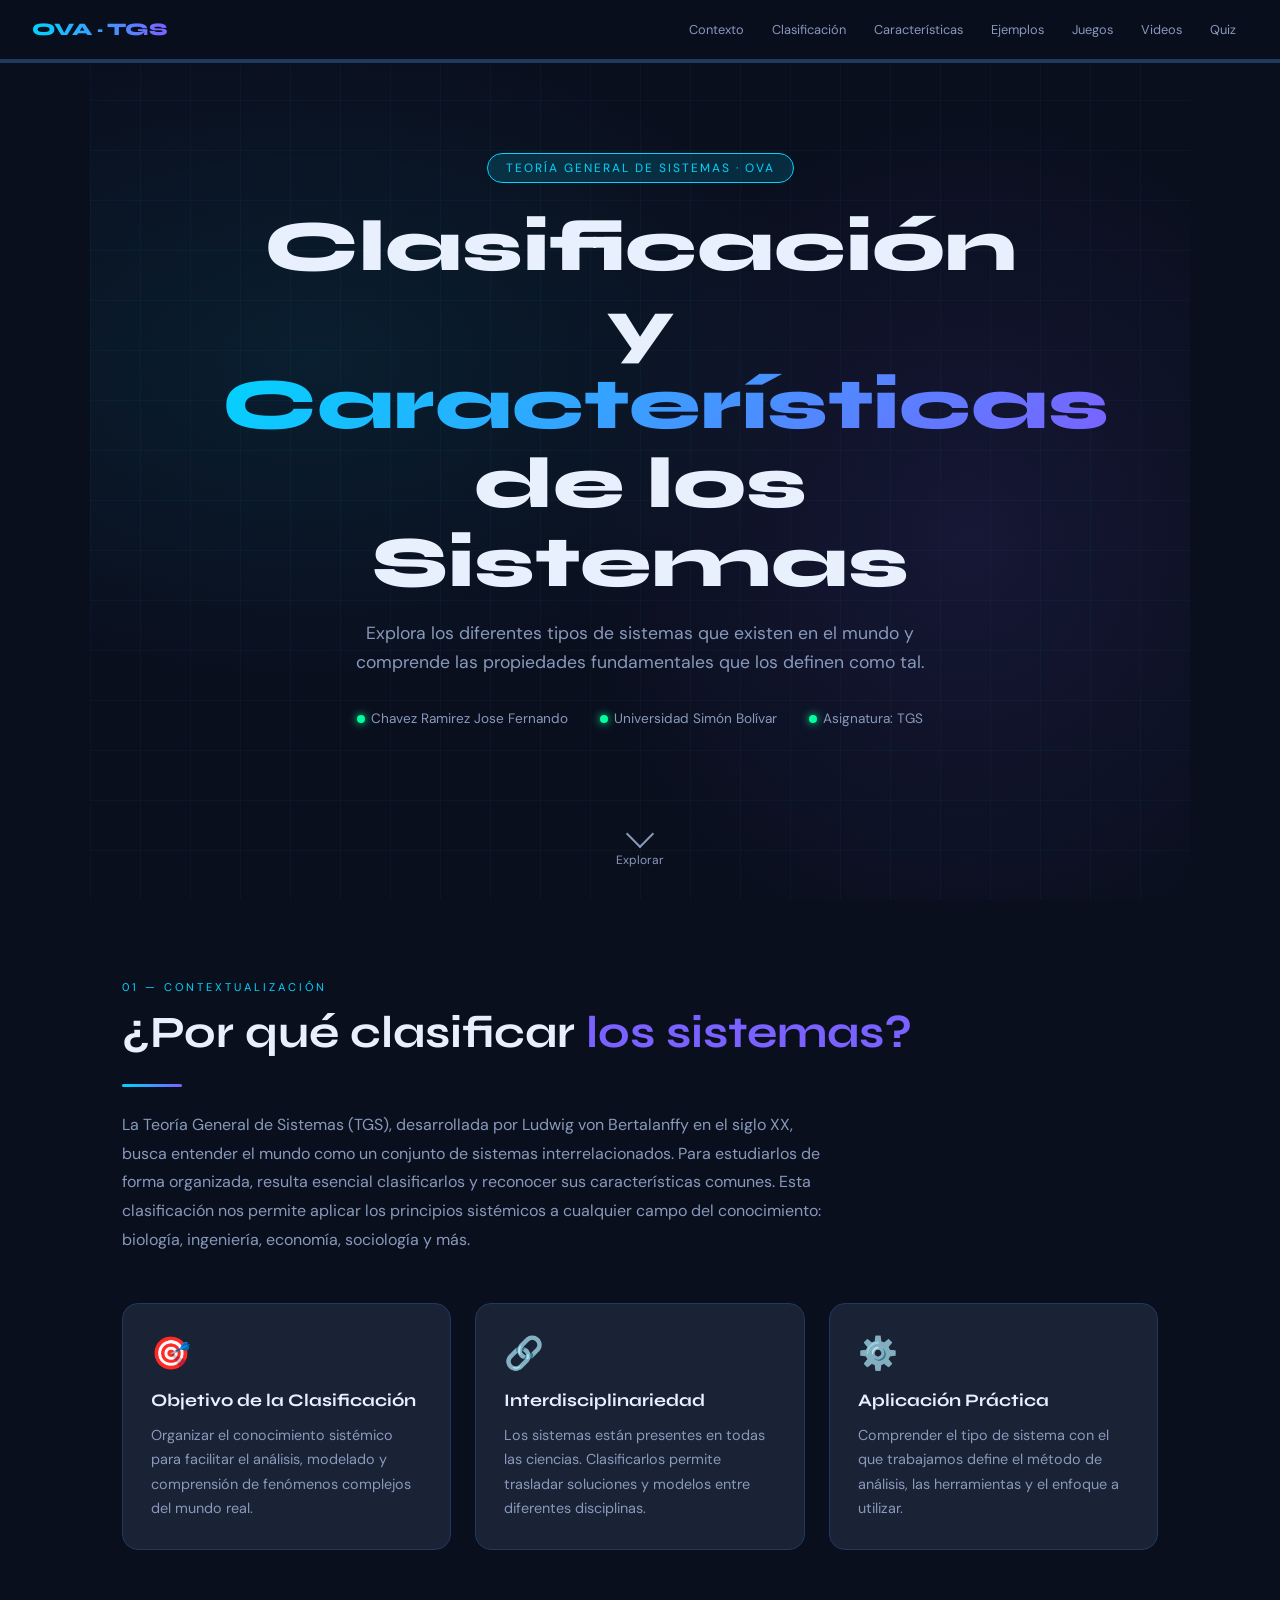
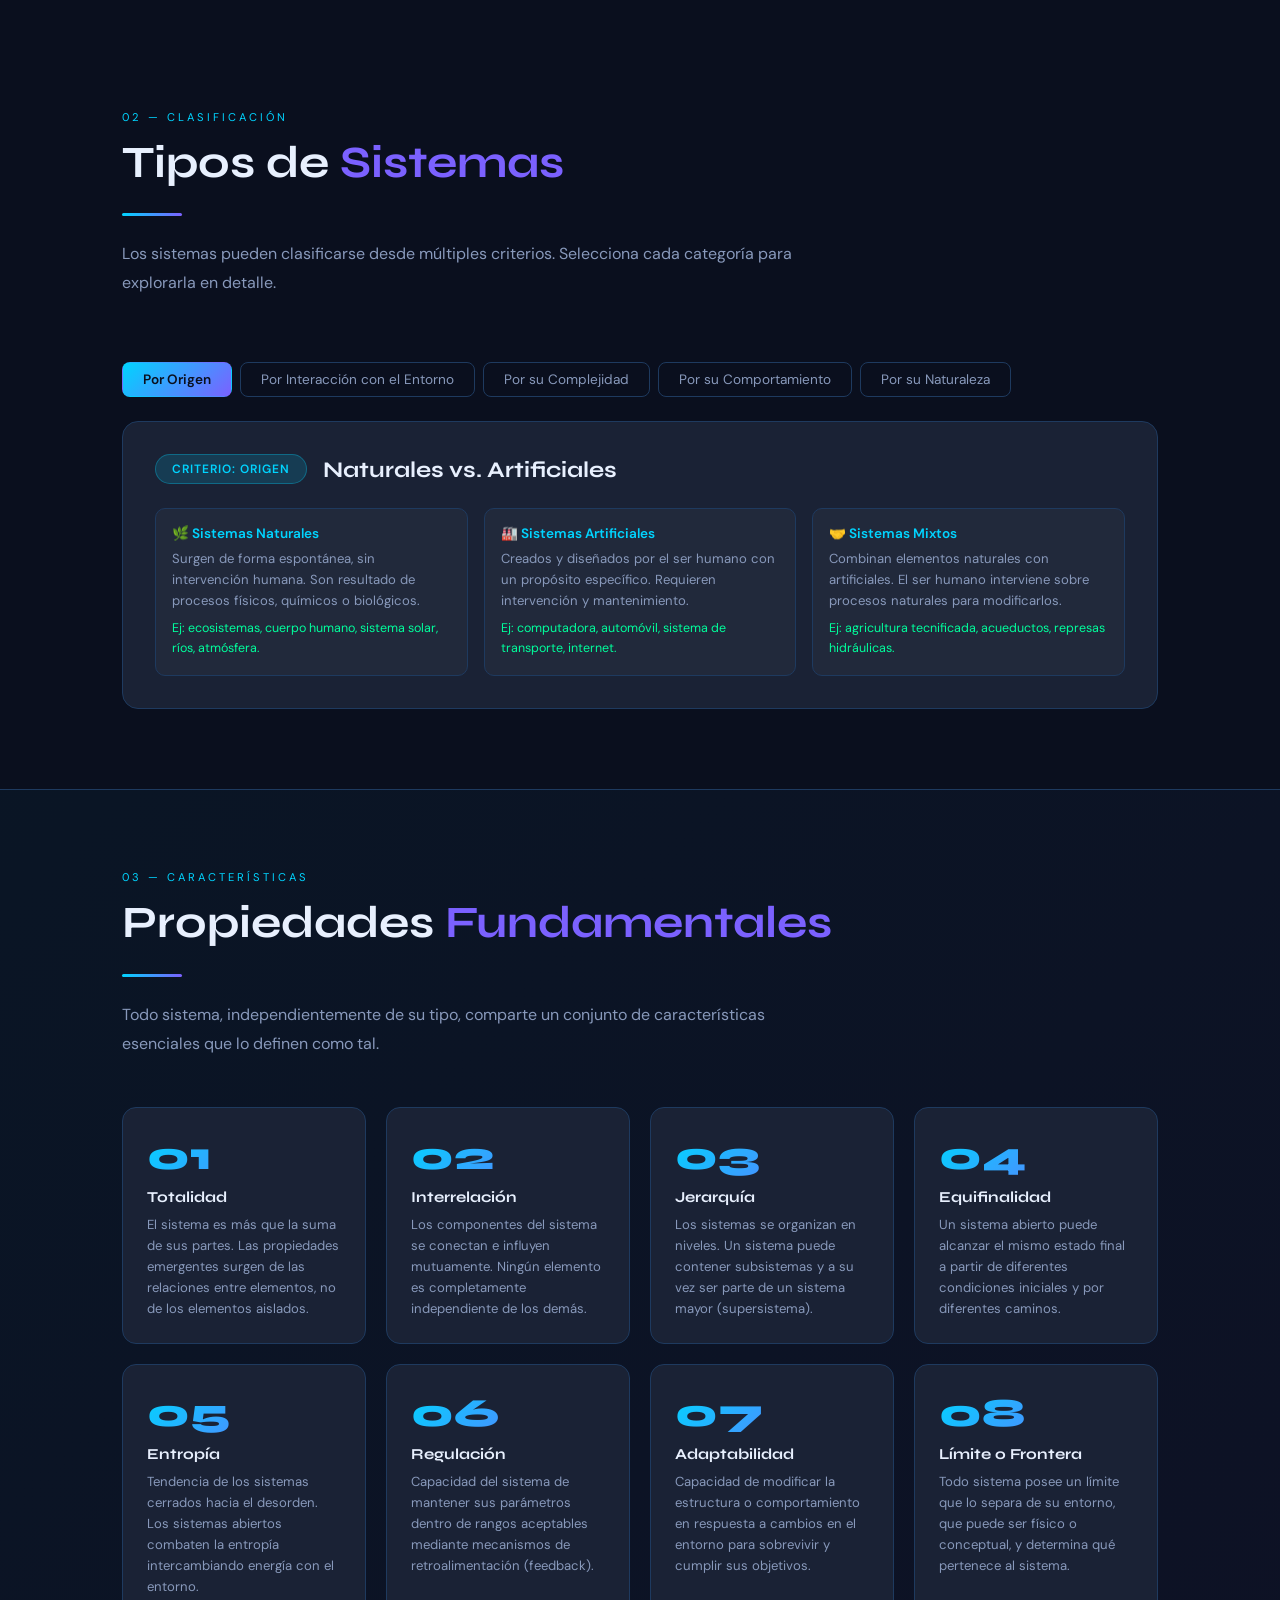
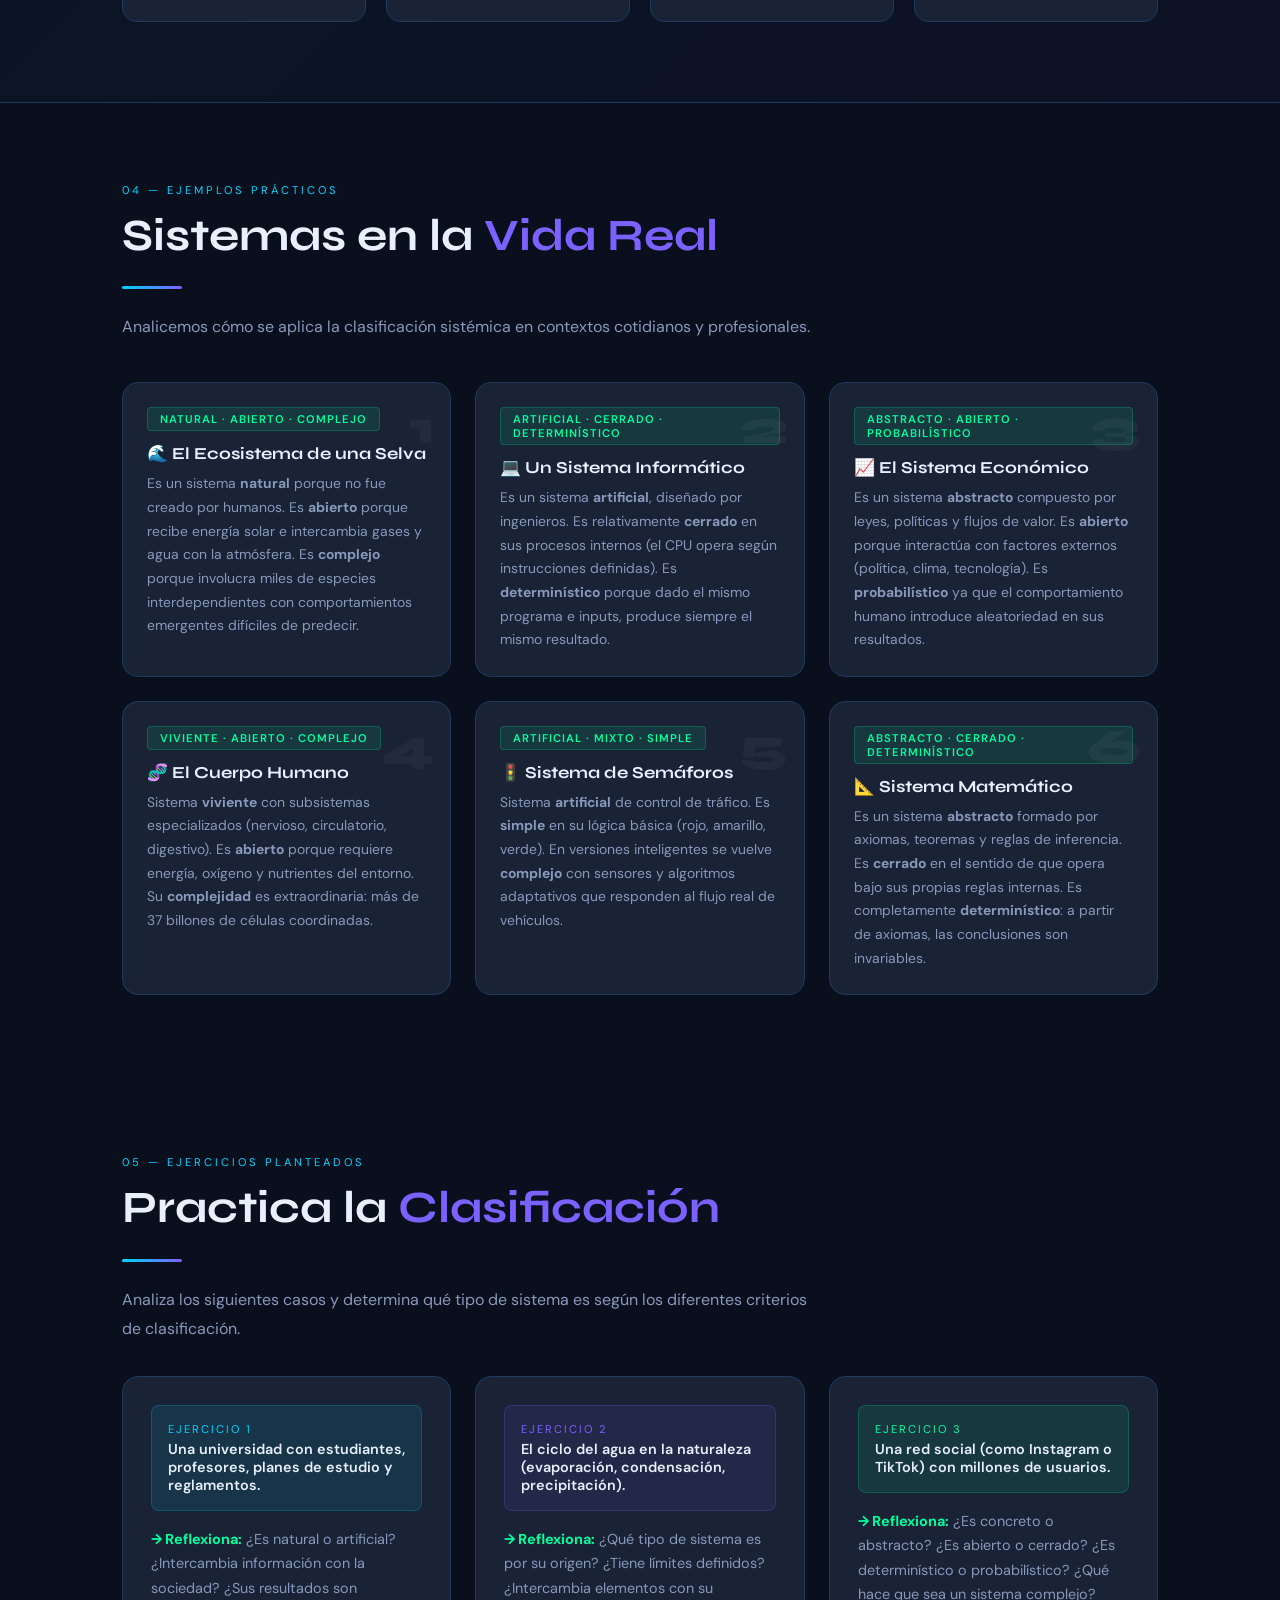
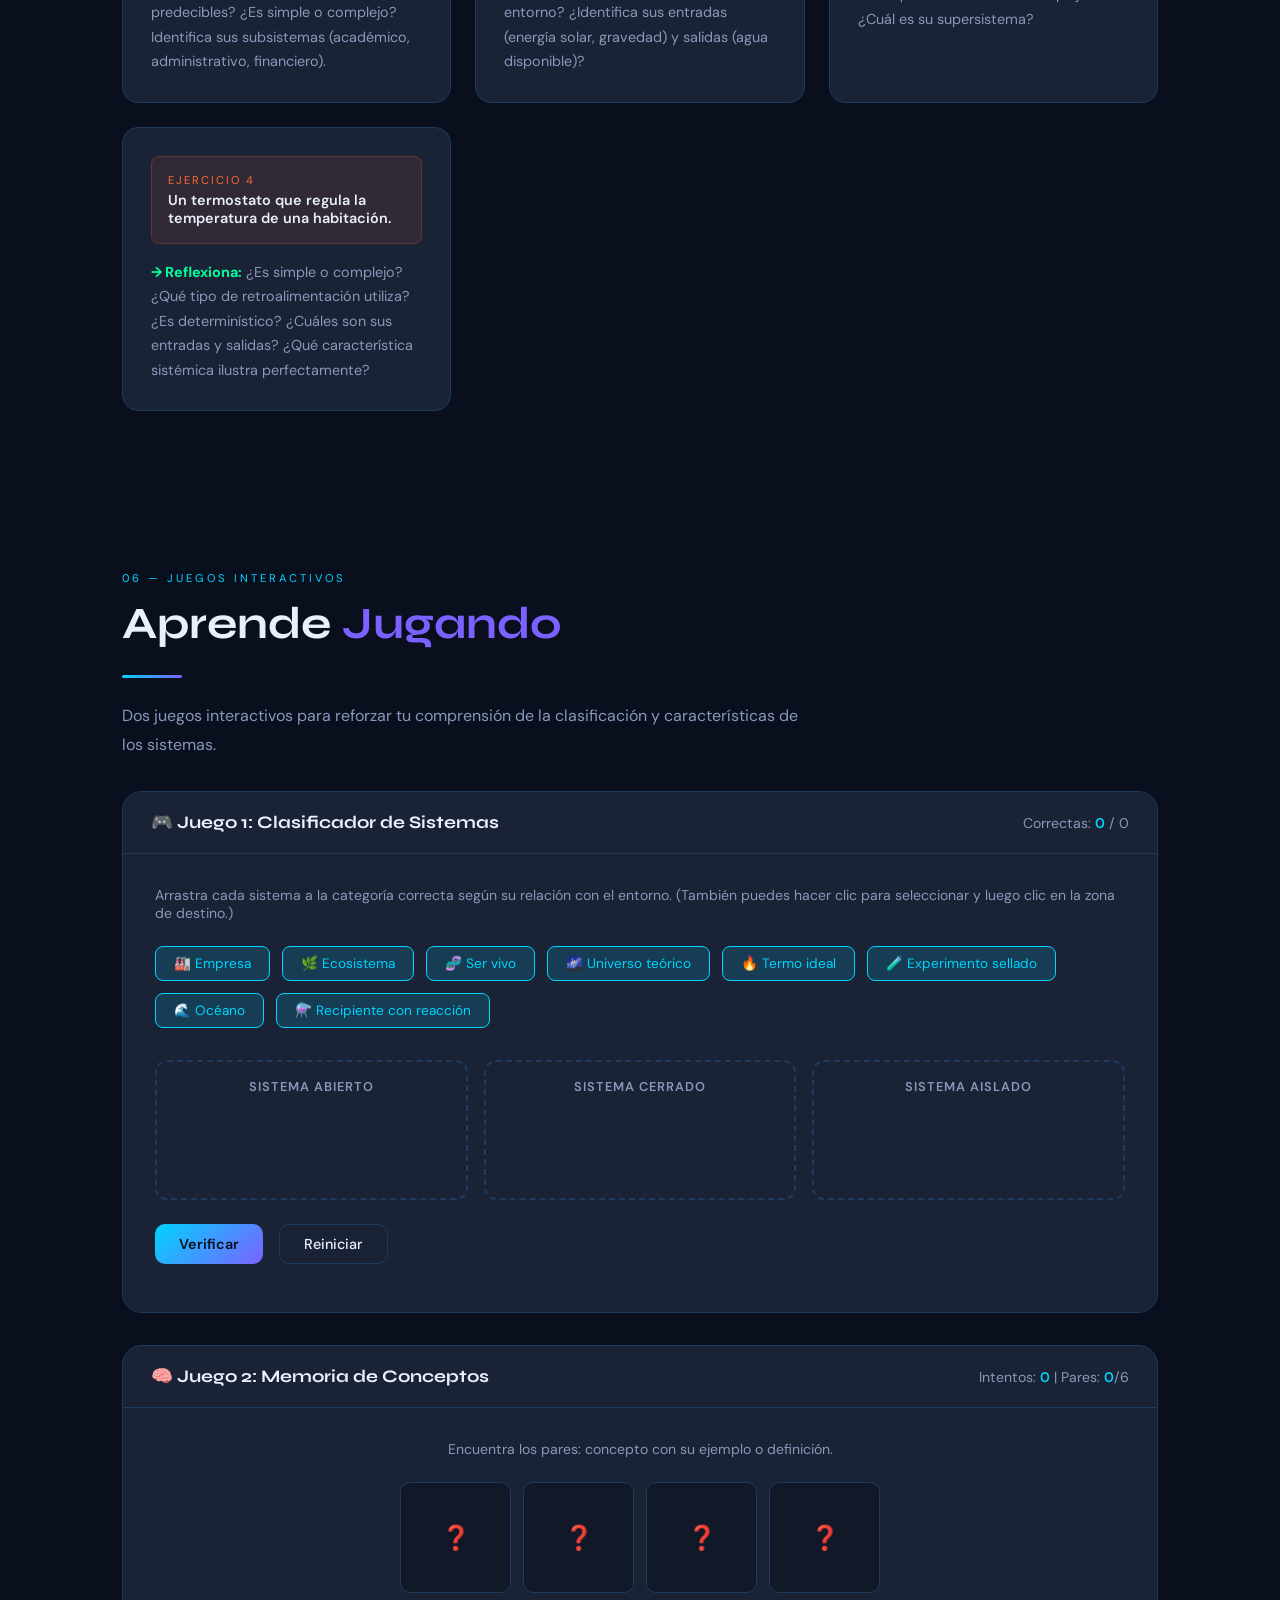
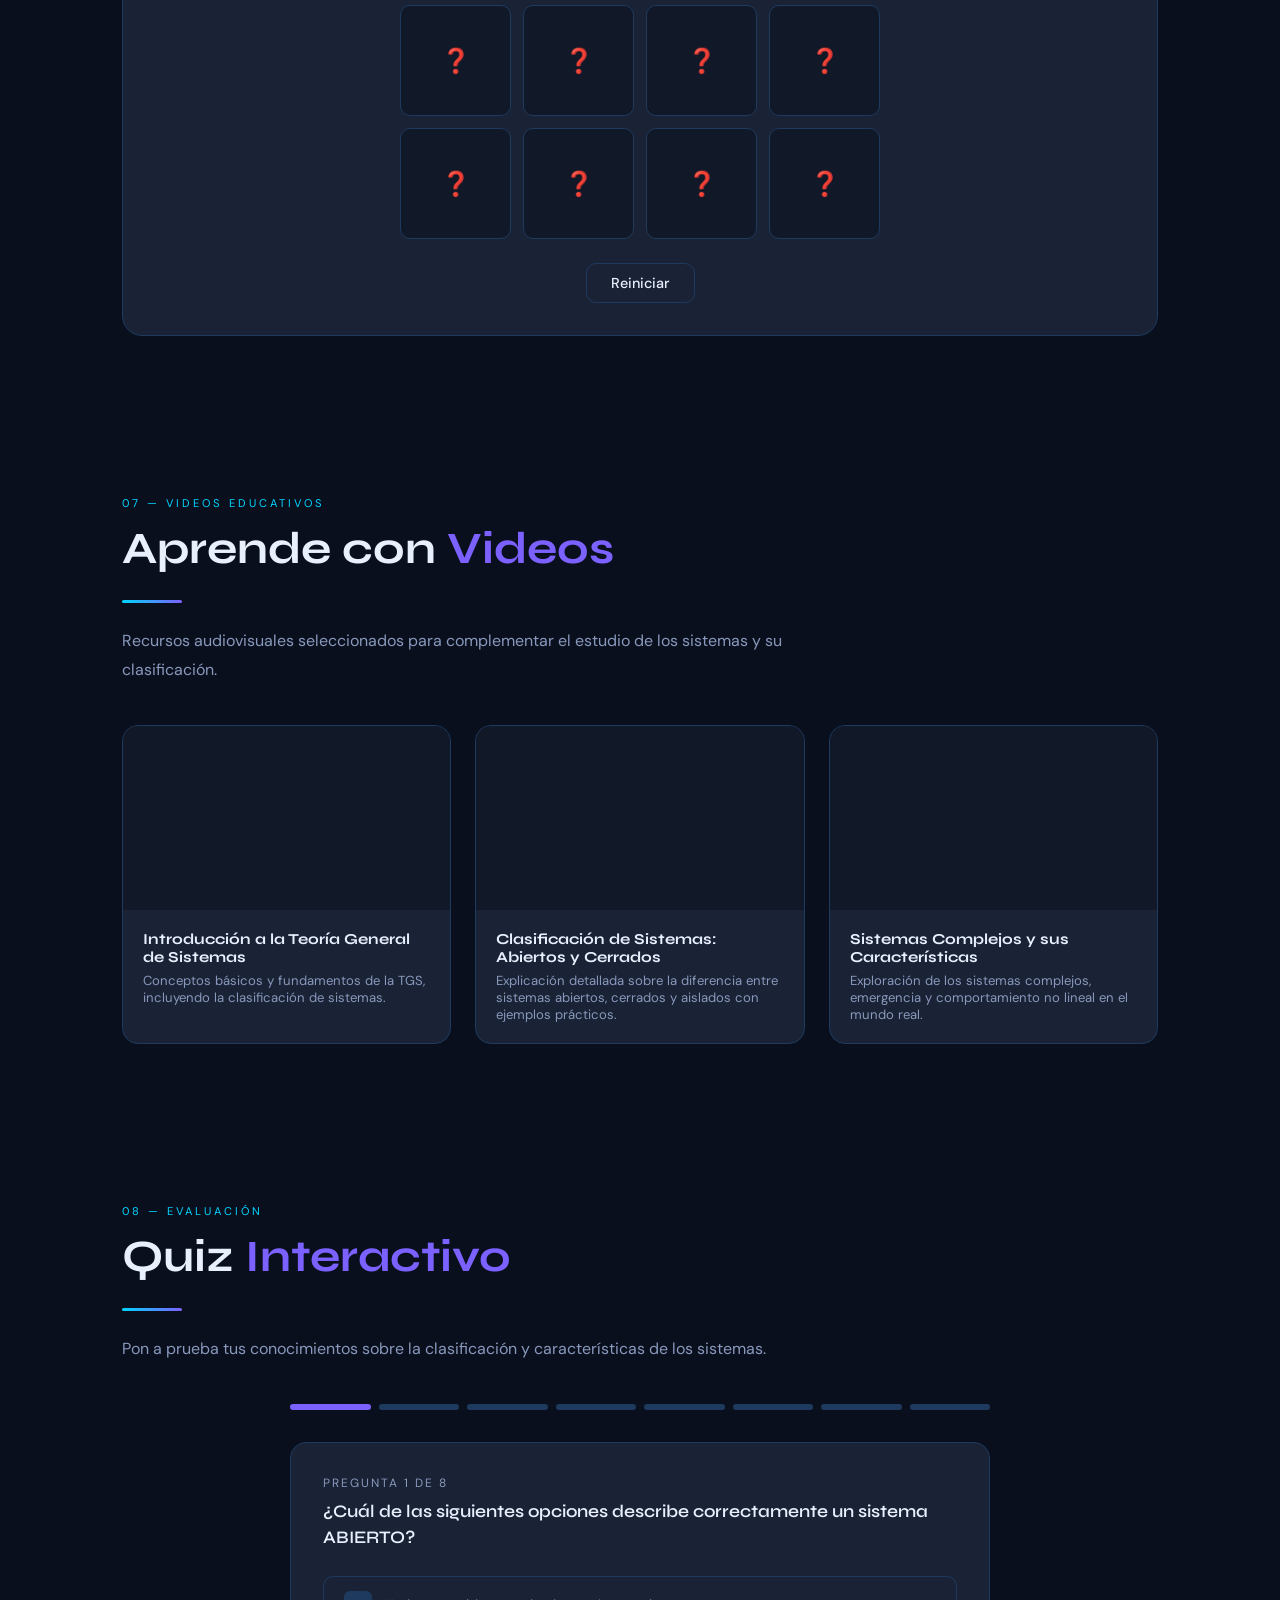
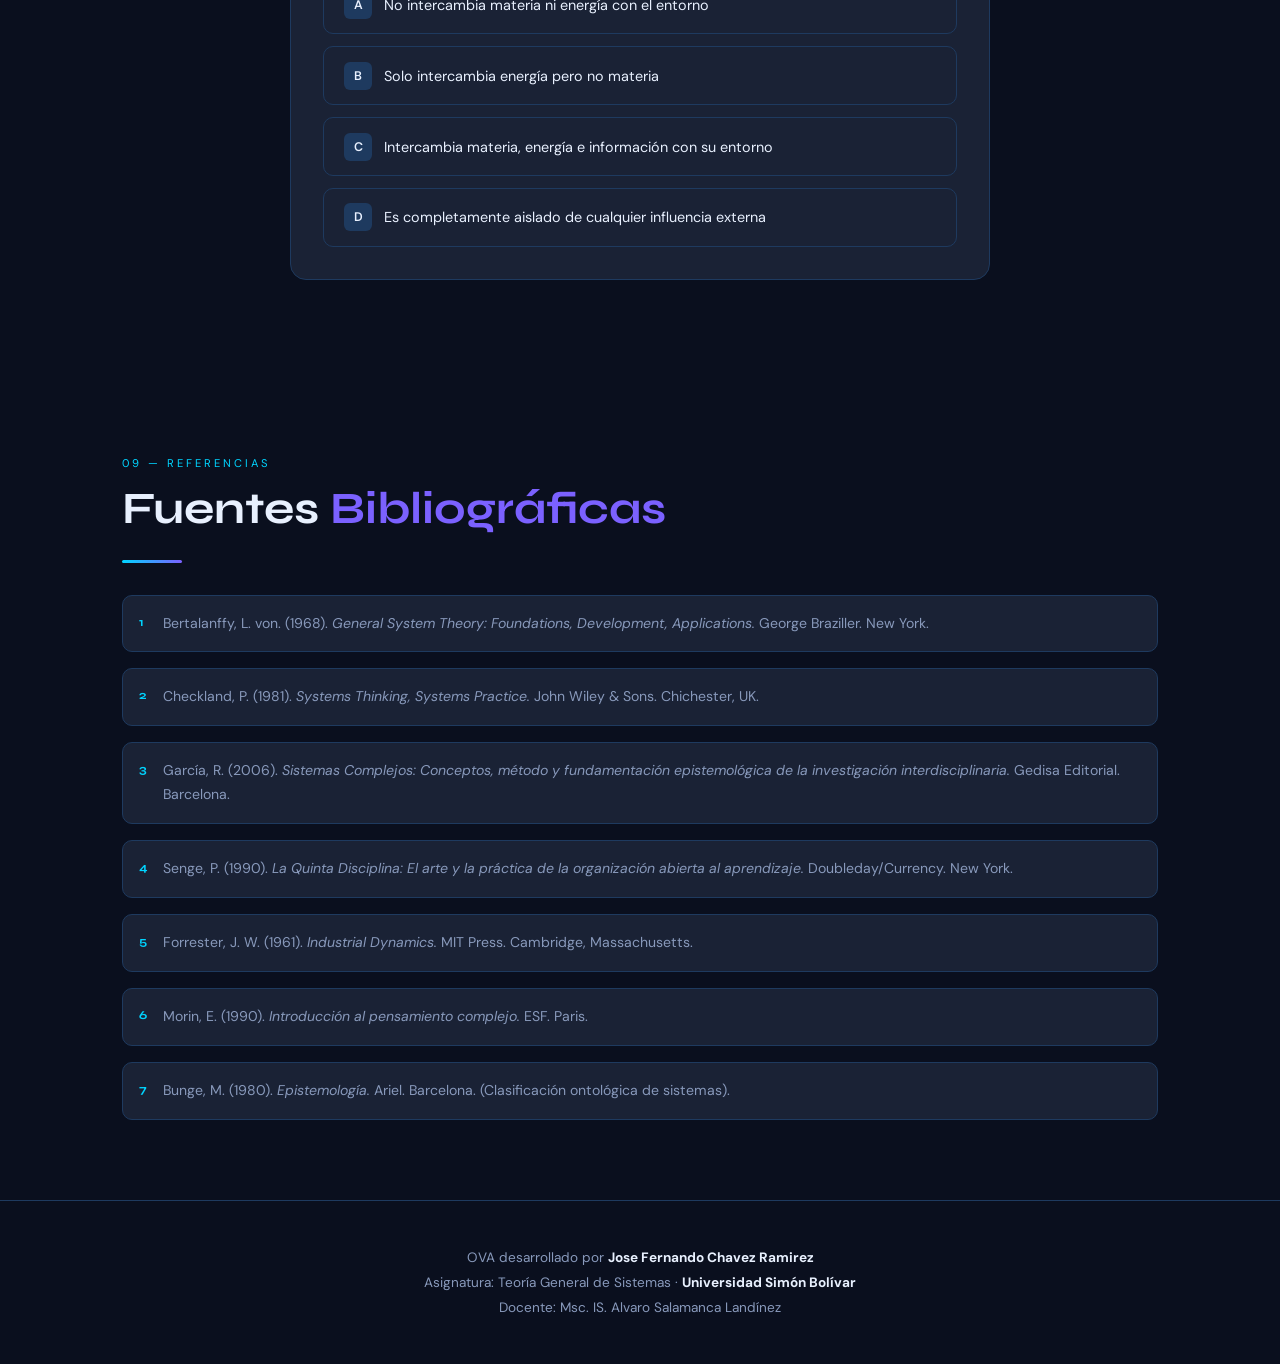
<file: OVA_Clasificacion_Sistemas_ChavezRamirez (1).html>
<!DOCTYPE html>
<html lang="es">
<head>
<meta charset="UTF-8">
<meta name="viewport" content="width=device-width, initial-scale=1.0">
<title>OVA – Clasificación y Características de los Sistemas</title>
<link href="https://fonts.googleapis.com/css2?family=Syne:wght@400;600;700;800&family=DM+Sans:ital,wght@0,300;0,400;0,500;1,300&display=swap" rel="stylesheet">
<style>
  :root {
    --bg: #0a0f1e;
    --surface: #111827;
    --card: #1a2235;
    --border: #1e3a5f;
    --accent1: #00d4ff;
    --accent2: #7b61ff;
    --accent3: #00ff9d;
    --accent4: #ff6b35;
    --text: #e8f0fe;
    --muted: #8899bb;
    --white: #ffffff;
    --glow1: rgba(0,212,255,0.15);
    --glow2: rgba(123,97,255,0.15);
  }

  * { margin: 0; padding: 0; box-sizing: border-box; }

  html { scroll-behavior: smooth; }

  body {
    font-family: 'DM Sans', sans-serif;
    background: var(--bg);
    color: var(--text);
    overflow-x: hidden;
  }

  /* ─── SCROLLBAR ─── */
  ::-webkit-scrollbar { width: 6px; }
  ::-webkit-scrollbar-track { background: var(--bg); }
  ::-webkit-scrollbar-thumb { background: var(--accent2); border-radius: 3px; }

  /* ─── NAV ─── */
  nav {
    position: fixed; top: 0; left: 0; right: 0; z-index: 999;
    background: rgba(10,15,30,0.85);
    backdrop-filter: blur(12px);
    border-bottom: 1px solid var(--border);
    padding: 0 2rem;
    height: 60px;
    display: flex; align-items: center; justify-content: space-between;
  }
  .nav-logo {
    font-family: 'Syne', sans-serif;
    font-weight: 800; font-size: 1.1rem;
    background: linear-gradient(90deg, var(--accent1), var(--accent2));
    -webkit-background-clip: text; -webkit-text-fill-color: transparent;
  }
  .nav-links { display: flex; gap: 0.25rem; }
  .nav-links a {
    color: var(--muted); text-decoration: none;
    font-size: 0.8rem; padding: 6px 12px; border-radius: 6px;
    transition: all 0.2s; white-space: nowrap;
  }
  .nav-links a:hover { color: var(--accent1); background: var(--glow1); }
  .nav-progress {
    position: fixed; top: 60px; left: 0; right: 0; height: 3px;
    background: var(--border); z-index: 998;
  }
  .nav-progress-bar {
    height: 100%;
    background: linear-gradient(90deg, var(--accent1), var(--accent2));
    width: 0%; transition: width 0.2s;
  }

  /* ─── HERO ─── */
  .hero {
    min-height: 100vh;
    display: flex; align-items: center; justify-content: center;
    position: relative; overflow: hidden;
    padding-top: 60px;
  }
  .hero-bg {
    position: absolute; inset: 0;
    background: radial-gradient(ellipse 80% 60% at 20% 40%, rgba(0,212,255,0.08) 0%, transparent 60%),
                radial-gradient(ellipse 60% 80% at 80% 60%, rgba(123,97,255,0.1) 0%, transparent 60%);
  }
  .grid-overlay {
    position: absolute; inset: 0;
    background-image: linear-gradient(rgba(0,212,255,0.04) 1px, transparent 1px),
                      linear-gradient(90deg, rgba(0,212,255,0.04) 1px, transparent 1px);
    background-size: 50px 50px;
  }
  .hero-content {
    position: relative; z-index: 2;
    text-align: center; max-width: 900px; padding: 2rem;
  }
  .hero-badge {
    display: inline-block;
    padding: 6px 18px; border-radius: 20px;
    border: 1px solid var(--accent1);
    color: var(--accent1); font-size: 0.75rem; letter-spacing: 2px;
    text-transform: uppercase; margin-bottom: 1.5rem;
    background: var(--glow1);
    animation: fadeDown 0.8s ease both;
  }
  .hero h1 {
    font-family: 'Syne', sans-serif;
    font-size: clamp(2.5rem, 6vw, 4.5rem);
    font-weight: 800; line-height: 1.1;
    margin-bottom: 1rem;
    animation: fadeUp 0.8s 0.2s ease both;
  }
  .hero h1 span {
    background: linear-gradient(135deg, var(--accent1), var(--accent2));
    -webkit-background-clip: text; -webkit-text-fill-color: transparent;
  }
  .hero-sub {
    font-size: 1.1rem; color: var(--muted); max-width: 600px;
    margin: 0 auto 2rem; line-height: 1.7;
    animation: fadeUp 0.8s 0.35s ease both;
  }
  .hero-meta {
    display: flex; gap: 2rem; justify-content: center; flex-wrap: wrap;
    font-size: 0.85rem; color: var(--muted);
    animation: fadeUp 0.8s 0.5s ease both;
  }
  .hero-meta span { display: flex; align-items: center; gap: 6px; }
  .hero-meta .dot {
    width: 8px; height: 8px; border-radius: 50%;
    background: var(--accent3); box-shadow: 0 0 8px var(--accent3);
  }
  .hero-scroll {
    position: absolute; bottom: 2rem; left: 50%; transform: translateX(-50%);
    display: flex; flex-direction: column; align-items: center; gap: 8px;
    color: var(--muted); font-size: 0.75rem;
    animation: bounce 2s infinite;
  }
  .hero-scroll .arrow { width: 20px; height: 20px; border-right: 2px solid var(--muted); border-bottom: 2px solid var(--muted); transform: rotate(45deg); }

  /* ─── FLOATING PARTICLES ─── */
  .particles { position: absolute; inset: 0; pointer-events: none; overflow: hidden; }
  .particle {
    position: absolute; border-radius: 50%;
    background: var(--accent1); opacity: 0.3;
    animation: float linear infinite;
  }

  /* ─── SECTIONS ─── */
  section { padding: 5rem 2rem; max-width: 1100px; margin: 0 auto; }
  .section-label {
    font-size: 0.7rem; letter-spacing: 3px; text-transform: uppercase;
    color: var(--accent1); margin-bottom: 0.75rem;
  }
  .section-title {
    font-family: 'Syne', sans-serif;
    font-size: clamp(1.8rem, 4vw, 2.8rem);
    font-weight: 700; margin-bottom: 1rem; line-height: 1.2;
  }
  .section-title span { color: var(--accent2); }
  .section-desc { color: var(--muted); font-size: 1rem; line-height: 1.8; max-width: 700px; }
  .divider {
    width: 60px; height: 3px; border-radius: 2px;
    background: linear-gradient(90deg, var(--accent1), var(--accent2));
    margin: 1.5rem 0;
  }

  /* ─── CARDS GRID ─── */
  .cards-grid { display: grid; gap: 1.5rem; margin-top: 3rem; }
  .cards-grid.cols2 { grid-template-columns: repeat(auto-fit, minmax(300px, 1fr)); }
  .cards-grid.cols3 { grid-template-columns: repeat(auto-fit, minmax(260px, 1fr)); }

  .card {
    background: var(--card);
    border: 1px solid var(--border);
    border-radius: 16px; padding: 1.75rem;
    transition: all 0.3s; position: relative; overflow: hidden;
  }
  .card::before {
    content: ''; position: absolute; top: 0; left: 0; right: 0; height: 3px;
    background: linear-gradient(90deg, var(--accent1), var(--accent2));
    opacity: 0; transition: opacity 0.3s;
  }
  .card:hover { transform: translateY(-4px); border-color: rgba(0,212,255,0.3); box-shadow: 0 20px 40px rgba(0,0,0,0.3), 0 0 0 1px rgba(0,212,255,0.1); }
  .card:hover::before { opacity: 1; }
  .card-icon { font-size: 2rem; margin-bottom: 1rem; }
  .card-title { font-family: 'Syne', sans-serif; font-size: 1.1rem; font-weight: 700; margin-bottom: 0.75rem; }
  .card-text { color: var(--muted); font-size: 0.9rem; line-height: 1.7; }

  /* ─── CLASSIFICATION TABLE ─── */
  .class-section { margin-top: 4rem; }
  .tabs { display: flex; gap: 0.5rem; margin-bottom: 1.5rem; flex-wrap: wrap; }
  .tab-btn {
    padding: 8px 20px; border-radius: 8px; border: 1px solid var(--border);
    background: transparent; color: var(--muted); cursor: pointer;
    font-family: 'DM Sans', sans-serif; font-size: 0.85rem;
    transition: all 0.2s;
  }
  .tab-btn.active { background: linear-gradient(135deg, var(--accent1), var(--accent2)); border-color: transparent; color: var(--bg); font-weight: 600; }
  .tab-btn:hover:not(.active) { border-color: var(--accent1); color: var(--accent1); }
  .tab-content { display: none; }
  .tab-content.active { display: block; animation: fadeUp 0.4s ease; }

  .type-card {
    background: var(--card); border: 1px solid var(--border);
    border-radius: 16px; padding: 2rem;
  }
  .type-header { display: flex; align-items: center; gap: 1rem; margin-bottom: 1.5rem; }
  .type-badge {
    padding: 6px 16px; border-radius: 20px; font-size: 0.75rem;
    font-weight: 600; text-transform: uppercase; letter-spacing: 1px;
  }
  .badge-blue { background: rgba(0,212,255,0.15); color: var(--accent1); border: 1px solid rgba(0,212,255,0.3); }
  .badge-purple { background: rgba(123,97,255,0.15); color: var(--accent2); border: 1px solid rgba(123,97,255,0.3); }
  .badge-green { background: rgba(0,255,157,0.15); color: var(--accent3); border: 1px solid rgba(0,255,157,0.3); }
  .badge-orange { background: rgba(255,107,53,0.15); color: var(--accent4); border: 1px solid rgba(255,107,53,0.3); }
  .type-name { font-family: 'Syne', sans-serif; font-size: 1.4rem; font-weight: 700; }

  .type-grid { display: grid; grid-template-columns: repeat(auto-fit, minmax(200px, 1fr)); gap: 1rem; }
  .type-item {
    background: rgba(255,255,255,0.03); border: 1px solid var(--border);
    border-radius: 10px; padding: 1rem;
  }
  .type-item h4 { font-size: 0.85rem; color: var(--accent1); margin-bottom: 0.4rem; font-weight: 600; }
  .type-item p { font-size: 0.82rem; color: var(--muted); line-height: 1.6; }

  /* ─── EXAMPLES ─── */
  .examples-grid { display: grid; grid-template-columns: repeat(auto-fit, minmax(280px, 1fr)); gap: 1.5rem; margin-top: 2.5rem; }
  .example-card {
    background: var(--card); border: 1px solid var(--border);
    border-radius: 16px; padding: 1.5rem; position: relative; overflow: hidden;
    transition: all 0.3s;
  }
  .example-card:hover { transform: translateY(-4px); border-color: rgba(0,255,157,0.3); }
  .example-num {
    position: absolute; top: 1rem; right: 1rem;
    font-family: 'Syne', sans-serif; font-size: 3rem; font-weight: 800;
    color: rgba(255,255,255,0.04);
  }
  .example-tag {
    display: inline-block; padding: 4px 12px; border-radius: 4px;
    font-size: 0.7rem; font-weight: 600; text-transform: uppercase; letter-spacing: 1px;
    background: rgba(0,255,157,0.1); color: var(--accent3); border: 1px solid rgba(0,255,157,0.2);
    margin-bottom: 0.75rem;
  }
  .example-card h3 { font-family: 'Syne', sans-serif; font-size: 1.05rem; margin-bottom: 0.5rem; }
  .example-card p { font-size: 0.87rem; color: var(--muted); line-height: 1.7; }

  /* ─── CHARACTERISTICS ─── */
  .chars-section { background: linear-gradient(135deg, rgba(0,212,255,0.03), rgba(123,97,255,0.03)); border-top: 1px solid var(--border); border-bottom: 1px solid var(--border); }
  .chars-section > div { max-width: 1100px; margin: 0 auto; padding: 5rem 2rem; }
  .chars-grid { display: grid; grid-template-columns: repeat(auto-fit, minmax(220px, 1fr)); gap: 1.25rem; margin-top: 3rem; }
  .char-card {
    background: var(--card); border: 1px solid var(--border);
    border-radius: 14px; padding: 1.5rem;
    position: relative; overflow: hidden; transition: all 0.3s;
  }
  .char-card:hover { border-color: var(--accent2); transform: translateY(-3px); }
  .char-num {
    font-family: 'Syne', sans-serif; font-size: 2.5rem; font-weight: 800;
    background: linear-gradient(135deg, var(--accent1), var(--accent2));
    -webkit-background-clip: text; -webkit-text-fill-color: transparent;
    display: block; margin-bottom: 0.5rem;
  }
  .char-card h4 { font-family: 'Syne', sans-serif; font-size: 0.95rem; font-weight: 700; margin-bottom: 0.5rem; }
  .char-card p { font-size: 0.82rem; color: var(--muted); line-height: 1.6; }

  /* ─── GAMES ─── */
  .game-wrapper { background: var(--card); border: 1px solid var(--border); border-radius: 20px; overflow: hidden; margin-top: 2rem; }
  .game-header { padding: 1.25rem 1.75rem; border-bottom: 1px solid var(--border); display: flex; align-items: center; justify-content: space-between; flex-wrap: gap; gap: 1rem; }
  .game-title { font-family: 'Syne', sans-serif; font-size: 1.1rem; font-weight: 700; }
  .game-body { padding: 2rem; }

  /* GAME 1: Clasificador drag */
  #game1 { }
  .drag-instructions { color: var(--muted); font-size: 0.88rem; margin-bottom: 1.5rem; }
  .drag-items { display: flex; flex-wrap: wrap; gap: 0.75rem; margin-bottom: 2rem; }
  .drag-item {
    padding: 8px 18px; border-radius: 8px;
    border: 1px solid var(--accent1); color: var(--accent1);
    background: var(--glow1); cursor: grab; font-size: 0.85rem;
    transition: all 0.2s; user-select: none;
  }
  .drag-item:hover { background: rgba(0,212,255,0.2); transform: scale(1.05); }
  .drag-item.used { opacity: 0.3; pointer-events: none; }

  .drop-zones { display: grid; grid-template-columns: repeat(auto-fit, minmax(180px, 1fr)); gap: 1rem; }
  .drop-zone {
    min-height: 140px; border-radius: 12px;
    border: 2px dashed var(--border);
    padding: 1rem; text-align: center;
    transition: all 0.2s;
  }
  .drop-zone.drag-over { border-color: var(--accent1); background: var(--glow1); }
  .drop-zone-label { font-size: 0.8rem; font-weight: 600; color: var(--muted); margin-bottom: 0.75rem; text-transform: uppercase; letter-spacing: 1px; }
  .drop-zone-items { display: flex; flex-direction: column; gap: 0.5rem; }
  .dropped-item {
    padding: 5px 10px; border-radius: 6px;
    background: rgba(0,212,255,0.1); border: 1px solid rgba(0,212,255,0.2);
    font-size: 0.8rem; color: var(--text);
  }
  .dropped-item.correct { background: rgba(0,255,157,0.15); border-color: rgba(0,255,157,0.4); color: var(--accent3); }
  .dropped-item.incorrect { background: rgba(255,107,53,0.15); border-color: rgba(255,107,53,0.4); color: var(--accent4); }

  .game-btns { display: flex; gap: 1rem; margin-top: 1.5rem; flex-wrap: wrap; }
  .btn {
    padding: 10px 24px; border-radius: 10px; border: none; cursor: pointer;
    font-family: 'DM Sans', sans-serif; font-size: 0.9rem; font-weight: 500;
    transition: all 0.2s;
  }
  .btn-primary { background: linear-gradient(135deg, var(--accent1), var(--accent2)); color: var(--bg); font-weight: 600; }
  .btn-primary:hover { transform: translateY(-2px); box-shadow: 0 8px 20px rgba(0,212,255,0.3); }
  .btn-outline { background: transparent; border: 1px solid var(--border); color: var(--text); }
  .btn-outline:hover { border-color: var(--accent1); color: var(--accent1); }
  .game-score { color: var(--muted); font-size: 0.88rem; align-self: center; }
  .score-val { color: var(--accent1); font-weight: 600; }

  /* GAME 2: Memory */
  .memory-grid { display: grid; grid-template-columns: repeat(4, 1fr); gap: 0.75rem; max-width: 480px; margin: 0 auto; }
  .memory-card {
    aspect-ratio: 1; border-radius: 10px; cursor: pointer;
    display: flex; align-items: center; justify-content: center;
    font-size: 0.75rem; text-align: center; padding: 0.5rem;
    border: 1px solid var(--border); background: var(--surface);
    transition: all 0.3s; position: relative; perspective: 200px;
  }
  .memory-card.flipped { background: var(--glow2); border-color: var(--accent2); }
  .memory-card.matched { background: rgba(0,255,157,0.1); border-color: var(--accent3); cursor: default; }
  .memory-front { display: none; font-size: 0.78rem; color: var(--text); line-height: 1.3; }
  .memory-back { font-size: 1.5rem; }
  .memory-card.flipped .memory-front { display: block; }
  .memory-card.flipped .memory-back { display: none; }
  .memory-card.matched .memory-front { display: block; color: var(--accent3); }
  .memory-card.matched .memory-back { display: none; }
  .memory-stats { display: flex; justify-content: center; gap: 2rem; margin: 1.5rem 0; color: var(--muted); font-size: 0.88rem; }
  .memory-stats span { color: var(--accent1); font-weight: 600; }

  /* ─── QUIZ ─── */
  .quiz-container { max-width: 700px; margin: 0 auto; }
  .quiz-progress { display: flex; gap: 0.5rem; margin-bottom: 2rem; }
  .quiz-dot { height: 6px; flex: 1; border-radius: 3px; background: var(--border); transition: background 0.3s; }
  .quiz-dot.done { background: var(--accent1); }
  .quiz-dot.current { background: var(--accent2); }
  .quiz-q {
    background: var(--card); border: 1px solid var(--border);
    border-radius: 16px; padding: 2rem; margin-bottom: 1rem;
  }
  .quiz-num { font-size: 0.75rem; color: var(--muted); margin-bottom: 0.5rem; text-transform: uppercase; letter-spacing: 2px; }
  .quiz-question { font-family: 'Syne', sans-serif; font-size: 1.1rem; font-weight: 600; line-height: 1.5; margin-bottom: 1.5rem; }
  .quiz-options { display: flex; flex-direction: column; gap: 0.75rem; }
  .quiz-opt {
    padding: 0.9rem 1.25rem; border-radius: 10px;
    border: 1px solid var(--border); background: transparent;
    color: var(--text); text-align: left; cursor: pointer;
    font-family: 'DM Sans', sans-serif; font-size: 0.9rem;
    transition: all 0.2s; display: flex; align-items: center; gap: 0.75rem;
  }
  .quiz-opt:hover:not(:disabled) { border-color: var(--accent2); background: var(--glow2); }
  .quiz-opt.correct { border-color: var(--accent3); background: rgba(0,255,157,0.1); color: var(--accent3); }
  .quiz-opt.incorrect { border-color: var(--accent4); background: rgba(255,107,53,0.1); color: var(--accent4); }
  .quiz-opt-letter {
    width: 28px; height: 28px; border-radius: 6px;
    background: var(--border); display: flex; align-items: center; justify-content: center;
    font-size: 0.78rem; font-weight: 600; flex-shrink: 0;
  }
  .quiz-feedback { padding: 1rem 1.25rem; border-radius: 10px; font-size: 0.88rem; line-height: 1.6; margin-top: 1rem; display: none; }
  .quiz-feedback.show { display: block; }
  .quiz-feedback.ok { background: rgba(0,255,157,0.1); border: 1px solid rgba(0,255,157,0.3); color: var(--accent3); }
  .quiz-feedback.fail { background: rgba(255,107,53,0.1); border: 1px solid rgba(255,107,53,0.3); color: var(--accent4); }
  .quiz-nav { display: flex; justify-content: flex-end; margin-top: 1rem; }
  .quiz-result {
    text-align: center; padding: 3rem 2rem; display: none;
    background: var(--card); border: 1px solid var(--border); border-radius: 16px;
  }
  .quiz-result.show { display: block; }
  .result-score {
    font-family: 'Syne', sans-serif; font-size: 5rem; font-weight: 800;
    background: linear-gradient(135deg, var(--accent1), var(--accent2));
    -webkit-background-clip: text; -webkit-text-fill-color: transparent;
  }
  .result-msg { font-size: 1.1rem; color: var(--muted); margin-top: 0.5rem; }

  /* ─── VIDEO ─── */
  .video-grid { display: grid; grid-template-columns: repeat(auto-fit, minmax(300px, 1fr)); gap: 1.5rem; margin-top: 2.5rem; }
  .video-card {
    background: var(--card); border: 1px solid var(--border);
    border-radius: 16px; overflow: hidden; transition: all 0.3s;
  }
  .video-card:hover { transform: translateY(-4px); border-color: rgba(255,107,53,0.3); }
  .video-thumb {
    width: 100%; aspect-ratio: 16/9; background: var(--surface);
    display: flex; align-items: center; justify-content: center;
    position: relative; overflow: hidden;
  }
  .video-thumb iframe { width: 100%; height: 100%; border: none; }
  .video-info { padding: 1.25rem; }
  .video-info h4 { font-family: 'Syne', sans-serif; font-size: 0.95rem; margin-bottom: 0.4rem; }
  .video-info p { font-size: 0.82rem; color: var(--muted); }

  /* ─── REFERENCES ─── */
  .refs-list { list-style: none; margin-top: 2rem; display: flex; flex-direction: column; gap: 1rem; }
  .refs-list li {
    background: var(--card); border: 1px solid var(--border);
    border-radius: 10px; padding: 1rem 1.25rem;
    font-size: 0.88rem; color: var(--muted); line-height: 1.7;
    position: relative; padding-left: 2.5rem;
  }
  .refs-list li::before {
    content: attr(data-num);
    position: absolute; left: 1rem; top: 1rem;
    font-family: 'Syne', sans-serif; font-size: 0.75rem; color: var(--accent1); font-weight: 700;
  }

  /* ─── FOOTER ─── */
  footer {
    border-top: 1px solid var(--border);
    padding: 3rem 2rem; text-align: center;
    color: var(--muted); font-size: 0.85rem;
  }
  footer strong { color: var(--text); }

  /* ─── ANIMATIONS ─── */
  @keyframes fadeUp { from { opacity: 0; transform: translateY(24px); } to { opacity: 1; transform: translateY(0); } }
  @keyframes fadeDown { from { opacity: 0; transform: translateY(-12px); } to { opacity: 1; transform: translateY(0); } }
  @keyframes bounce { 0%,100% { transform: translateX(-50%) translateY(0); } 50% { transform: translateX(-50%) translateY(-8px); } }
  @keyframes float { 0% { transform: translateY(0) rotate(0); opacity: 0; } 10% { opacity: 0.3; } 90% { opacity: 0.3; } 100% { transform: translateY(-100vh) rotate(360deg); opacity: 0; } }

  .reveal { opacity: 0; transform: translateY(30px); transition: all 0.6s ease; }
  .reveal.visible { opacity: 1; transform: translateY(0); }

  /* ─── RESPONSIVE ─── */
  @media (max-width: 640px) {
    .nav-links { display: none; }
    .memory-grid { grid-template-columns: repeat(4, 1fr); gap: 0.5rem; }
    .memory-card { font-size: 0.65rem; }
  }
</style>
</head>
<body>

<!-- NAV -->
<nav>
  <div class="nav-logo">OVA · TGS</div>
  <div class="nav-links">
    <a href="#contexto">Contexto</a>
    <a href="#clasificacion">Clasificación</a>
    <a href="#caracteristicas">Características</a>
    <a href="#ejemplos">Ejemplos</a>
    <a href="#juegos">Juegos</a>
    <a href="#videos">Videos</a>
    <a href="#quiz">Quiz</a>
  </div>
</nav>
<div class="nav-progress"><div class="nav-progress-bar" id="progressBar"></div></div>

<!-- HERO -->
<section class="hero" id="inicio">
  <div class="hero-bg"></div>
  <div class="grid-overlay"></div>
  <div class="particles" id="particles"></div>
  <div class="hero-content">
    <div class="hero-badge">Teoría General de Sistemas · OVA</div>
    <h1>Clasificación y<br><span>Características</span><br>de los Sistemas</h1>
    <p class="hero-sub">Explora los diferentes tipos de sistemas que existen en el mundo y comprende las propiedades fundamentales que los definen como tal.</p>
    <div class="hero-meta">
      <span><div class="dot"></div> Chavez Ramirez Jose Fernando</span>
      <span><div class="dot"></div> Universidad Simón Bolívar</span>
      <span><div class="dot"></div> Asignatura: TGS</span>
    </div>
  </div>
  <div class="hero-scroll"><div class="arrow"></div>Explorar</div>
</section>

<!-- CONTEXTO -->
<section id="contexto">
  <div class="reveal">
    <div class="section-label">01 — Contextualización</div>
    <h2 class="section-title">¿Por qué clasificar <span>los sistemas?</span></h2>
    <div class="divider"></div>
    <p class="section-desc">
      La Teoría General de Sistemas (TGS), desarrollada por Ludwig von Bertalanffy en el siglo XX, 
      busca entender el mundo como un conjunto de sistemas interrelacionados. Para estudiarlos de forma 
      organizada, resulta esencial clasificarlos y reconocer sus características comunes. Esta clasificación 
      nos permite aplicar los principios sistémicos a cualquier campo del conocimiento: biología, ingeniería, 
      economía, sociología y más.
    </p>
  </div>
  <div class="cards-grid cols3 reveal" style="transition-delay:0.2s">
    <div class="card">
      <div class="card-icon">🎯</div>
      <div class="card-title">Objetivo de la Clasificación</div>
      <p class="card-text">Organizar el conocimiento sistémico para facilitar el análisis, modelado y comprensión de fenómenos complejos del mundo real.</p>
    </div>
    <div class="card">
      <div class="card-icon">🔗</div>
      <div class="card-title">Interdisciplinariedad</div>
      <p class="card-text">Los sistemas están presentes en todas las ciencias. Clasificarlos permite trasladar soluciones y modelos entre diferentes disciplinas.</p>
    </div>
    <div class="card">
      <div class="card-icon">⚙️</div>
      <div class="card-title">Aplicación Práctica</div>
      <p class="card-text">Comprender el tipo de sistema con el que trabajamos define el método de análisis, las herramientas y el enfoque a utilizar.</p>
    </div>
  </div>
</section>

<!-- CLASIFICACIÓN -->
<section id="clasificacion">
  <div class="reveal">
    <div class="section-label">02 — Clasificación</div>
    <h2 class="section-title">Tipos de <span>Sistemas</span></h2>
    <div class="divider"></div>
    <p class="section-desc">Los sistemas pueden clasificarse desde múltiples criterios. Selecciona cada categoría para explorarla en detalle.</p>
  </div>

  <div class="class-section reveal" style="transition-delay:0.1s">
    <div class="tabs">
      <button class="tab-btn active" onclick="showTab(0)">Por Origen</button>
      <button class="tab-btn" onclick="showTab(1)">Por Interacción con el Entorno</button>
      <button class="tab-btn" onclick="showTab(2)">Por su Complejidad</button>
      <button class="tab-btn" onclick="showTab(3)">Por su Comportamiento</button>
      <button class="tab-btn" onclick="showTab(4)">Por su Naturaleza</button>
    </div>

    <!-- Tab 0: Por Origen -->
    <div class="tab-content active" id="tab0">
      <div class="type-card">
        <div class="type-header">
          <span class="type-badge badge-blue">Criterio: Origen</span>
          <span class="type-name">Naturales vs. Artificiales</span>
        </div>
        <div class="type-grid">
          <div class="type-item">
            <h4>🌿 Sistemas Naturales</h4>
            <p>Surgen de forma espontánea, sin intervención humana. Son resultado de procesos físicos, químicos o biológicos.</p>
            <p style="margin-top:0.5rem; color:var(--accent3); font-size:0.78rem;">Ej: ecosistemas, cuerpo humano, sistema solar, ríos, atmósfera.</p>
          </div>
          <div class="type-item">
            <h4>🏭 Sistemas Artificiales</h4>
            <p>Creados y diseñados por el ser humano con un propósito específico. Requieren intervención y mantenimiento.</p>
            <p style="margin-top:0.5rem; color:var(--accent3); font-size:0.78rem;">Ej: computadora, automóvil, sistema de transporte, internet.</p>
          </div>
          <div class="type-item">
            <h4>🤝 Sistemas Mixtos</h4>
            <p>Combinan elementos naturales con artificiales. El ser humano interviene sobre procesos naturales para modificarlos.</p>
            <p style="margin-top:0.5rem; color:var(--accent3); font-size:0.78rem;">Ej: agricultura tecnificada, acueductos, represas hidráulicas.</p>
          </div>
        </div>
      </div>
    </div>

    <!-- Tab 1: Por Interacción -->
    <div class="tab-content" id="tab1">
      <div class="type-card">
        <div class="type-header">
          <span class="type-badge badge-purple">Criterio: Relación con el entorno</span>
          <span class="type-name">Abiertos, Cerrados e Aislados</span>
        </div>
        <div class="type-grid">
          <div class="type-item">
            <h4>🌐 Sistema Abierto</h4>
            <p>Intercambia materia, energía e información con su entorno. Es el tipo más común en la naturaleza y en organizaciones sociales.</p>
            <p style="margin-top:0.5rem; color:var(--accent1); font-size:0.78rem;">Ej: ser vivo, empresa, ciudad, ecosistema.</p>
          </div>
          <div class="type-item">
            <h4>🔒 Sistema Cerrado</h4>
            <p>Intercambia solo energía con el entorno, no materia. Existe en condiciones controladas de laboratorio o de forma abstracta.</p>
            <p style="margin-top:0.5rem; color:var(--accent1); font-size:0.78rem;">Ej: recipiente sellado con reacción química, motor de combustión.</p>
          </div>
          <div class="type-item">
            <h4>⬛ Sistema Aislado</h4>
            <p>No intercambia ni materia ni energía con el entorno. Es un concepto teórico; en la práctica es muy difícil de lograr.</p>
            <p style="margin-top:0.5rem; color:var(--accent1); font-size:0.78rem;">Ej: universo (teóricamente), termos ideales, calorimetría.</p>
          </div>
        </div>
      </div>
    </div>

    <!-- Tab 2: Por Complejidad -->
    <div class="tab-content" id="tab2">
      <div class="type-card">
        <div class="type-header">
          <span class="type-badge badge-green">Criterio: Complejidad estructural</span>
          <span class="type-name">Simples, Complejos y Ultrasistemas</span>
        </div>
        <div class="type-grid">
          <div class="type-item">
            <h4>📦 Sistema Simple</h4>
            <p>Pocos elementos y relaciones entre ellos. El comportamiento es fácilmente predecible y puede ser modelado matemáticamente con precisión.</p>
            <p style="margin-top:0.5rem; color:var(--accent3); font-size:0.78rem;">Ej: interruptor eléctrico, palanca, termómetro.</p>
          </div>
          <div class="type-item">
            <h4>🧩 Sistema Complejo</h4>
            <p>Gran número de elementos con múltiples relaciones. El comportamiento emergente es difícil de predecir a partir de sus partes.</p>
            <p style="margin-top:0.5rem; color:var(--accent3); font-size:0.78rem;">Ej: cerebro humano, mercado financiero, red de ciudades.</p>
          </div>
          <div class="type-item">
            <h4>🌌 Ultrasistema</h4>
            <p>Sistema de sistemas. Nivel de complejidad extrema donde intervienen múltiples sistemas interdependientes a gran escala.</p>
            <p style="margin-top:0.5rem; color:var(--accent3); font-size:0.78rem;">Ej: biósfera terrestre, economía global, internet of things.</p>
          </div>
        </div>
      </div>
    </div>

    <!-- Tab 3: Por Comportamiento -->
    <div class="tab-content" id="tab3">
      <div class="type-card">
        <div class="type-header">
          <span class="type-badge badge-orange">Criterio: Comportamiento en el tiempo</span>
          <span class="type-name">Determinísticos vs. Probabilísticos</span>
        </div>
        <div class="type-grid">
          <div class="type-item">
            <h4>🎯 Sistema Determinístico</h4>
            <p>Sus estados futuros pueden predecirse con exactitud a partir del estado actual y las leyes que lo gobiernan. Sin aleatoriedad.</p>
            <p style="margin-top:0.5rem; color:var(--accent4); font-size:0.78rem;">Ej: movimiento de planetas, calculadora, reloj mecánico.</p>
          </div>
          <div class="type-item">
            <h4>🎲 Sistema Probabilístico</h4>
            <p>Existen múltiples resultados posibles con diferentes probabilidades. No se puede predecir con certeza el estado futuro.</p>
            <p style="margin-top:0.5rem; color:var(--accent4); font-size:0.78rem;">Ej: conducta humana, sistemas económicos, clima.</p>
          </div>
          <div class="type-item">
            <h4>⚡ Sistema Caótico</h4>
            <p>Determinístico en su estructura pero altamente sensible a condiciones iniciales. Pequeñas variaciones generan grandes cambios.</p>
            <p style="margin-top:0.5rem; color:var(--accent4); font-size:0.78rem;">Ej: turbulencia del aire, doblamiento de fractales, sistemas no lineales.</p>
          </div>
        </div>
      </div>
    </div>

    <!-- Tab 4: Por Naturaleza -->
    <div class="tab-content" id="tab4">
      <div class="type-card">
        <div class="type-header">
          <span class="type-badge badge-blue">Criterio: Naturaleza de sus elementos</span>
          <span class="type-name">Concretos, Abstractos y Vivientes</span>
        </div>
        <div class="type-grid">
          <div class="type-item">
            <h4>🔩 Sistema Concreto (Físico)</h4>
            <p>Sus elementos son objetos físicos tangibles, observables y medibles en el mundo real.</p>
            <p style="margin-top:0.5rem; color:var(--accent1); font-size:0.78rem;">Ej: edificio, máquina industrial, red eléctrica.</p>
          </div>
          <div class="type-item">
            <h4>💡 Sistema Abstracto</h4>
            <p>Sus componentes son conceptos, ideas, reglas o modelos matemáticos que no tienen existencia física tangible.</p>
            <p style="margin-top:0.5rem; color:var(--accent1); font-size:0.78rem;">Ej: sistema jurídico, lenguaje, modelo matemático, filosofía.</p>
          </div>
          <div class="type-item">
            <h4>🌱 Sistema Viviente (Biológico)</h4>
            <p>Compuesto por organismos vivos o sus componentes. Poseen propiedades únicas como metabolismo, reproducción y adaptación.</p>
            <p style="margin-top:0.5rem; color:var(--accent1); font-size:0.78rem;">Ej: célula, órgano, individuo, población, ecosistema.</p>
          </div>
        </div>
      </div>
    </div>
  </div>
</section>

<!-- CARACTERÍSTICAS -->
<div class="chars-section" id="caracteristicas">
  <div>
    <div class="reveal">
      <div class="section-label">03 — Características</div>
      <h2 class="section-title">Propiedades <span>Fundamentales</span></h2>
      <div class="divider"></div>
      <p class="section-desc">Todo sistema, independientemente de su tipo, comparte un conjunto de características esenciales que lo definen como tal.</p>
    </div>
    <div class="chars-grid reveal" style="transition-delay:0.1s">
      <div class="char-card">
        <span class="char-num">01</span>
        <h4>Totalidad</h4>
        <p>El sistema es más que la suma de sus partes. Las propiedades emergentes surgen de las relaciones entre elementos, no de los elementos aislados.</p>
      </div>
      <div class="char-card">
        <span class="char-num">02</span>
        <h4>Interrelación</h4>
        <p>Los componentes del sistema se conectan e influyen mutuamente. Ningún elemento es completamente independiente de los demás.</p>
      </div>
      <div class="char-card">
        <span class="char-num">03</span>
        <h4>Jerarquía</h4>
        <p>Los sistemas se organizan en niveles. Un sistema puede contener subsistemas y a su vez ser parte de un sistema mayor (supersistema).</p>
      </div>
      <div class="char-card">
        <span class="char-num">04</span>
        <h4>Equifinalidad</h4>
        <p>Un sistema abierto puede alcanzar el mismo estado final a partir de diferentes condiciones iniciales y por diferentes caminos.</p>
      </div>
      <div class="char-card">
        <span class="char-num">05</span>
        <h4>Entropía</h4>
        <p>Tendencia de los sistemas cerrados hacia el desorden. Los sistemas abiertos combaten la entropía intercambiando energía con el entorno.</p>
      </div>
      <div class="char-card">
        <span class="char-num">06</span>
        <h4>Regulación</h4>
        <p>Capacidad del sistema de mantener sus parámetros dentro de rangos aceptables mediante mecanismos de retroalimentación (feedback).</p>
      </div>
      <div class="char-card">
        <span class="char-num">07</span>
        <h4>Adaptabilidad</h4>
        <p>Capacidad de modificar la estructura o comportamiento en respuesta a cambios en el entorno para sobrevivir y cumplir sus objetivos.</p>
      </div>
      <div class="char-card">
        <span class="char-num">08</span>
        <h4>Límite o Frontera</h4>
        <p>Todo sistema posee un límite que lo separa de su entorno, que puede ser físico o conceptual, y determina qué pertenece al sistema.</p>
      </div>
    </div>
  </div>
</div>

<!-- EJEMPLOS -->
<section id="ejemplos">
  <div class="reveal">
    <div class="section-label">04 — Ejemplos Prácticos</div>
    <h2 class="section-title">Sistemas en la <span>Vida Real</span></h2>
    <div class="divider"></div>
    <p class="section-desc">Analicemos cómo se aplica la clasificación sistémica en contextos cotidianos y profesionales.</p>
  </div>
  <div class="examples-grid reveal" style="transition-delay:0.1s">
    <div class="example-card">
      <div class="example-num">1</div>
      <div class="example-tag">Natural · Abierto · Complejo</div>
      <h3>🌊 El Ecosistema de una Selva</h3>
      <p>Es un sistema <strong>natural</strong> porque no fue creado por humanos. Es <strong>abierto</strong> porque recibe energía solar e intercambia gases y agua con la atmósfera. Es <strong>complejo</strong> porque involucra miles de especies interdependientes con comportamientos emergentes difíciles de predecir.</p>
    </div>
    <div class="example-card">
      <div class="example-num">2</div>
      <div class="example-tag">Artificial · Cerrado · Determinístico</div>
      <h3>💻 Un Sistema Informático</h3>
      <p>Es un sistema <strong>artificial</strong>, diseñado por ingenieros. Es relativamente <strong>cerrado</strong> en sus procesos internos (el CPU opera según instrucciones definidas). Es <strong>determinístico</strong> porque dado el mismo programa e inputs, produce siempre el mismo resultado.</p>
    </div>
    <div class="example-card">
      <div class="example-num">3</div>
      <div class="example-tag">Abstracto · Abierto · Probabilístico</div>
      <h3>📈 El Sistema Económico</h3>
      <p>Es un sistema <strong>abstracto</strong> compuesto por leyes, políticas y flujos de valor. Es <strong>abierto</strong> porque interactúa con factores externos (política, clima, tecnología). Es <strong>probabilístico</strong> ya que el comportamiento humano introduce aleatoriedad en sus resultados.</p>
    </div>
    <div class="example-card">
      <div class="example-num">4</div>
      <div class="example-tag">Viviente · Abierto · Complejo</div>
      <h3>🧬 El Cuerpo Humano</h3>
      <p>Sistema <strong>viviente</strong> con subsistemas especializados (nervioso, circulatorio, digestivo). Es <strong>abierto</strong> porque requiere energía, oxígeno y nutrientes del entorno. Su <strong>complejidad</strong> es extraordinaria: más de 37 billones de células coordinadas.</p>
    </div>
    <div class="example-card">
      <div class="example-num">5</div>
      <div class="example-tag">Artificial · Mixto · Simple</div>
      <h3>🚦 Sistema de Semáforos</h3>
      <p>Sistema <strong>artificial</strong> de control de tráfico. Es <strong>simple</strong> en su lógica básica (rojo, amarillo, verde). En versiones inteligentes se vuelve <strong>complejo</strong> con sensores y algoritmos adaptativos que responden al flujo real de vehículos.</p>
    </div>
    <div class="example-card">
      <div class="example-num">6</div>
      <div class="example-tag">Abstracto · Cerrado · Determinístico</div>
      <h3>📐 Sistema Matemático</h3>
      <p>Es un sistema <strong>abstracto</strong> formado por axiomas, teoremas y reglas de inferencia. Es <strong>cerrado</strong> en el sentido de que opera bajo sus propias reglas internas. Es completamente <strong>determinístico</strong>: a partir de axiomas, las conclusiones son invariables.</p>
    </div>
  </div>
</section>

<!-- EJERCICIOS -->
<section id="ejercicios">
  <div class="reveal">
    <div class="section-label">05 — Ejercicios Planteados</div>
    <h2 class="section-title">Practica la <span>Clasificación</span></h2>
    <div class="divider"></div>
    <p class="section-desc">Analiza los siguientes casos y determina qué tipo de sistema es según los diferentes criterios de clasificación.</p>
  </div>
  <div class="cards-grid cols2 reveal" style="transition-delay:0.1s; margin-top:2rem">
    <div class="card">
      <div style="background:rgba(0,212,255,0.1);border:1px solid rgba(0,212,255,0.2);border-radius:8px;padding:1rem;margin-bottom:1rem;">
        <div style="font-size:0.7rem;color:var(--accent1);letter-spacing:2px;text-transform:uppercase;margin-bottom:0.25rem">Ejercicio 1</div>
        <p style="font-size:0.9rem;font-weight:600;">Una universidad con estudiantes, profesores, planes de estudio y reglamentos.</p>
      </div>
      <p class="card-text"><strong style="color:var(--accent3)">→ Reflexiona:</strong> ¿Es natural o artificial? ¿Intercambia información con la sociedad? ¿Sus resultados son predecibles? ¿Es simple o complejo? Identifica sus subsistemas (académico, administrativo, financiero).</p>
    </div>
    <div class="card">
      <div style="background:rgba(123,97,255,0.1);border:1px solid rgba(123,97,255,0.2);border-radius:8px;padding:1rem;margin-bottom:1rem;">
        <div style="font-size:0.7rem;color:var(--accent2);letter-spacing:2px;text-transform:uppercase;margin-bottom:0.25rem">Ejercicio 2</div>
        <p style="font-size:0.9rem;font-weight:600;">El ciclo del agua en la naturaleza (evaporación, condensación, precipitación).</p>
      </div>
      <p class="card-text"><strong style="color:var(--accent3)">→ Reflexiona:</strong> ¿Qué tipo de sistema es por su origen? ¿Tiene límites definidos? ¿Intercambia elementos con su entorno? ¿Identifica sus entradas (energía solar, gravedad) y salidas (agua disponible)?</p>
    </div>
    <div class="card">
      <div style="background:rgba(0,255,157,0.1);border:1px solid rgba(0,255,157,0.2);border-radius:8px;padding:1rem;margin-bottom:1rem;">
        <div style="font-size:0.7rem;color:var(--accent3);letter-spacing:2px;text-transform:uppercase;margin-bottom:0.25rem">Ejercicio 3</div>
        <p style="font-size:0.9rem;font-weight:600;">Una red social (como Instagram o TikTok) con millones de usuarios.</p>
      </div>
      <p class="card-text"><strong style="color:var(--accent3)">→ Reflexiona:</strong> ¿Es concreto o abstracto? ¿Es abierto o cerrado? ¿Es determinístico o probabilístico? ¿Qué hace que sea un sistema complejo? ¿Cuál es su supersistema?</p>
    </div>
    <div class="card">
      <div style="background:rgba(255,107,53,0.1);border:1px solid rgba(255,107,53,0.2);border-radius:8px;padding:1rem;margin-bottom:1rem;">
        <div style="font-size:0.7rem;color:var(--accent4);letter-spacing:2px;text-transform:uppercase;margin-bottom:0.25rem">Ejercicio 4</div>
        <p style="font-size:0.9rem;font-weight:600;">Un termostato que regula la temperatura de una habitación.</p>
      </div>
      <p class="card-text"><strong style="color:var(--accent3)">→ Reflexiona:</strong> ¿Es simple o complejo? ¿Qué tipo de retroalimentación utiliza? ¿Es determinístico? ¿Cuáles son sus entradas y salidas? ¿Qué característica sistémica ilustra perfectamente?</p>
    </div>
  </div>
</section>

<!-- JUEGOS -->
<section id="juegos">
  <div class="reveal">
    <div class="section-label">06 — Juegos Interactivos</div>
    <h2 class="section-title">Aprende <span>Jugando</span></h2>
    <div class="divider"></div>
    <p class="section-desc">Dos juegos interactivos para reforzar tu comprensión de la clasificación y características de los sistemas.</p>
  </div>

  <!-- GAME 1: Drag & Drop Classifier -->
  <div class="game-wrapper reveal" style="transition-delay:0.1s">
    <div class="game-header">
      <div class="game-title">🎮 Juego 1: Clasificador de Sistemas</div>
      <div class="game-score">Correctas: <span class="score-val" id="g1score">0</span> / <span id="g1total">0</span></div>
    </div>
    <div class="game-body" id="game1">
      <p class="drag-instructions">Arrastra cada sistema a la categoría correcta según su relación con el entorno. (También puedes hacer clic para seleccionar y luego clic en la zona de destino.)</p>
      <div class="drag-items" id="dragItems"></div>
      <div class="drop-zones" id="dropZones"></div>
      <div class="game-btns">
        <button class="btn btn-primary" onclick="checkGame1()">Verificar</button>
        <button class="btn btn-outline" onclick="resetGame1()">Reiniciar</button>
      </div>
      <div id="g1feedback" style="margin-top:1rem; color:var(--muted); font-size:0.88rem;"></div>
    </div>
  </div>

  <!-- GAME 2: Memory -->
  <div class="game-wrapper reveal" style="margin-top:2rem; transition-delay:0.2s">
    <div class="game-header">
      <div class="game-title">🧠 Juego 2: Memoria de Conceptos</div>
      <div class="game-score">Intentos: <span class="score-val" id="memAttempts">0</span> | Pares: <span class="score-val" id="memPairs">0</span>/6</div>
    </div>
    <div class="game-body">
      <p class="drag-instructions" style="text-align:center; margin-bottom:1.5rem;">Encuentra los pares: concepto con su ejemplo o definición.</p>
      <div class="memory-grid" id="memoryGrid"></div>
      <div style="display:flex;justify-content:center;margin-top:1.5rem;gap:1rem;">
        <button class="btn btn-outline" onclick="initMemory()">Reiniciar</button>
      </div>
      <div id="memWin" style="display:none;text-align:center;margin-top:1.5rem;">
        <div style="font-size:2rem; margin-bottom:0.5rem">🎉</div>
        <div style="font-family:'Syne',sans-serif;font-size:1.2rem;font-weight:700;color:var(--accent3)">¡Completado!</div>
        <div style="color:var(--muted);font-size:0.88rem;margin-top:0.25rem;">Usaste <span id="memFinalAttempts" style="color:var(--accent1);font-weight:600"></span> intentos.</div>
      </div>
    </div>
  </div>
</section>

<!-- VIDEOS -->
<section id="videos">
  <div class="reveal">
    <div class="section-label">07 — Videos Educativos</div>
    <h2 class="section-title">Aprende con <span>Videos</span></h2>
    <div class="divider"></div>
    <p class="section-desc">Recursos audiovisuales seleccionados para complementar el estudio de los sistemas y su clasificación.</p>
  </div>
  <div class="video-grid reveal" style="transition-delay:0.1s">
    <div class="video-card">
      <div class="video-thumb">
        <iframe src="https://www.youtube.com/embed/P_6ICbg6mvg" allowfullscreen title="Teoría General de Sistemas"></iframe>
      </div>
      <div class="video-info">
        <h4>Introducción a la Teoría General de Sistemas</h4>
        <p>Conceptos básicos y fundamentos de la TGS, incluyendo la clasificación de sistemas.</p>
      </div>
    </div>
    <div class="video-card">
      <div class="video-thumb">
        <iframe src="https://www.youtube.com/embed/7hBNUPLiBEg" allowfullscreen title="Clasificación de Sistemas"></iframe>
      </div>
      <div class="video-info">
        <h4>Clasificación de Sistemas: Abiertos y Cerrados</h4>
        <p>Explicación detallada sobre la diferencia entre sistemas abiertos, cerrados y aislados con ejemplos prácticos.</p>
      </div>
    </div>
    <div class="video-card">
      <div class="video-thumb">
        <iframe src="https://www.youtube.com/embed/oFoMHiVFTAY" allowfullscreen title="Sistemas Complejos"></iframe>
      </div>
      <div class="video-info">
        <h4>Sistemas Complejos y sus Características</h4>
        <p>Exploración de los sistemas complejos, emergencia y comportamiento no lineal en el mundo real.</p>
      </div>
    </div>
  </div>
</section>

<!-- QUIZ -->
<section id="quiz">
  <div class="reveal">
    <div class="section-label">08 — Evaluación</div>
    <h2 class="section-title">Quiz <span>Interactivo</span></h2>
    <div class="divider"></div>
    <p class="section-desc">Pon a prueba tus conocimientos sobre la clasificación y características de los sistemas.</p>
  </div>
  <div class="quiz-container reveal" style="margin-top:2.5rem; transition-delay:0.1s">
    <div class="quiz-progress" id="quizProgress"></div>
    <div id="quizArea"></div>
    <div class="quiz-result" id="quizResult">
      <div class="result-score" id="resultScore"></div>
      <div class="result-msg" id="resultMsg"></div>
      <button class="btn btn-primary" onclick="restartQuiz()" style="margin-top:1.5rem">Intentar de nuevo</button>
    </div>
  </div>
</section>

<!-- REFERENCIAS -->
<section id="referencias">
  <div class="reveal">
    <div class="section-label">09 — Referencias</div>
    <h2 class="section-title">Fuentes <span>Bibliográficas</span></h2>
    <div class="divider"></div>
  </div>
  <ul class="refs-list reveal" style="transition-delay:0.1s">
    <li data-num="1">Bertalanffy, L. von. (1968). <em>General System Theory: Foundations, Development, Applications.</em> George Braziller. New York.</li>
    <li data-num="2">Checkland, P. (1981). <em>Systems Thinking, Systems Practice.</em> John Wiley & Sons. Chichester, UK.</li>
    <li data-num="3">García, R. (2006). <em>Sistemas Complejos: Conceptos, método y fundamentación epistemológica de la investigación interdisciplinaria.</em> Gedisa Editorial. Barcelona.</li>
    <li data-num="4">Senge, P. (1990). <em>La Quinta Disciplina: El arte y la práctica de la organización abierta al aprendizaje.</em> Doubleday/Currency. New York.</li>
    <li data-num="5">Forrester, J. W. (1961). <em>Industrial Dynamics.</em> MIT Press. Cambridge, Massachusetts.</li>
    <li data-num="6">Morin, E. (1990). <em>Introducción al pensamiento complejo.</em> ESF. Paris.</li>
    <li data-num="7">Bunge, M. (1980). <em>Epistemología.</em> Ariel. Barcelona. (Clasificación ontológica de sistemas).</li>
  </ul>
</section>

<footer>
  <p>OVA desarrollado por <strong>Jose Fernando Chavez Ramirez</strong></p>
  <p style="margin-top:0.5rem;">Asignatura: Teoría General de Sistemas · <strong>Universidad Simón Bolívar</strong></p>
  <p style="margin-top:0.5rem;">Docente: Msc. IS. Alvaro Salamanca Landínez</p>
</footer>

<script>
// ─── PROGRESS BAR ───
window.addEventListener('scroll', () => {
  const max = document.body.scrollHeight - window.innerHeight;
  document.getElementById('progressBar').style.width = (window.scrollY / max * 100) + '%';
});

// ─── REVEAL ON SCROLL ───
const observer = new IntersectionObserver((entries) => {
  entries.forEach(e => { if (e.isIntersecting) e.target.classList.add('visible'); });
}, { threshold: 0.1 });
document.querySelectorAll('.reveal').forEach(el => observer.observe(el));

// ─── PARTICLES ───
(function() {
  const container = document.getElementById('particles');
  for (let i = 0; i < 20; i++) {
    const p = document.createElement('div');
    p.className = 'particle';
    const size = Math.random() * 4 + 2;
    p.style.cssText = `width:${size}px;height:${size}px;left:${Math.random()*100}%;top:${100+Math.random()*20}%;animation-duration:${8+Math.random()*12}s;animation-delay:${Math.random()*8}s;background:${Math.random()>0.5?'var(--accent1)':'var(--accent2)'};`;
    container.appendChild(p);
  }
})();

// ─── TABS ───
function showTab(idx) {
  document.querySelectorAll('.tab-content').forEach((t,i) => t.classList.toggle('active', i===idx));
  document.querySelectorAll('.tab-btn').forEach((b,i) => b.classList.toggle('active', i===idx));
}

// ─── GAME 1: DRAG & DROP ───
const g1Data = {
  items: [
    { id:'a', text:'🌊 Océano', cat:'abierto' },
    { id:'b', text:'🧪 Experimento sellado', cat:'cerrado' },
    { id:'c', text:'🌿 Ecosistema', cat:'abierto' },
    { id:'d', text:'🔥 Termo ideal', cat:'aislado' },
    { id:'e', text:'🏭 Empresa', cat:'abierto' },
    { id:'f', text:'⚗️ Recipiente con reacción', cat:'cerrado' },
    { id:'g', text:'🌌 Universo teórico', cat:'aislado' },
    { id:'h', text:'🧬 Ser vivo', cat:'abierto' },
  ],
  cats: ['abierto', 'cerrado', 'aislado'],
  catLabels: { abierto:'Sistema Abierto', cerrado:'Sistema Cerrado', aislado:'Sistema Aislado' }
};
let g1Answers = { abierto:[], cerrado:[], aislado:[] };
let g1Selected = null;

function initGame1() {
  g1Answers = { abierto:[], cerrado:[], aislado:[] };
  g1Selected = null;
  document.getElementById('g1score').textContent = '0';
  document.getElementById('g1total').textContent = '0';
  document.getElementById('g1feedback').textContent = '';

  const shuffled = [...g1Data.items].sort(() => Math.random()-0.5);
  document.getElementById('dragItems').innerHTML = shuffled.map(item =>
    `<div class="drag-item" id="di_${item.id}" draggable="true"
      ondragstart="dragStart('${item.id}')"
      onclick="selectItem('${item.id}')"
    >${item.text}</div>`
  ).join('');

  document.getElementById('dropZones').innerHTML = g1Data.cats.map(cat =>
    `<div class="drop-zone" id="dz_${cat}"
      ondragover="event.preventDefault();this.classList.add('drag-over')"
      ondragleave="this.classList.remove('drag-over')"
      ondrop="dropItem(event,'${cat}')"
      onclick="dropSelected('${cat}')"
    >
      <div class="drop-zone-label">${g1Data.catLabels[cat]}</div>
      <div class="drop-zone-items" id="dzitems_${cat}"></div>
    </div>`
  ).join('');
}
function selectItem(id) {
  document.querySelectorAll('.drag-item').forEach(el => el.style.outline='');
  if (g1Selected === id) { g1Selected = null; return; }
  g1Selected = id;
  const el = document.getElementById('di_'+id);
  if (el) el.style.outline = '2px solid var(--accent1)';
}
function dropSelected(cat) {
  if (!g1Selected) return;
  placeItem(g1Selected, cat);
  g1Selected = null;
  document.querySelectorAll('.drag-item').forEach(el => el.style.outline='');
}
let draggedId = null;
function dragStart(id) { draggedId = id; }
function dropItem(event, cat) {
  event.currentTarget.classList.remove('drag-over');
  if (draggedId) { placeItem(draggedId, cat); draggedId = null; }
}
function placeItem(id, cat) {
  const item = g1Data.items.find(i=>i.id===id);
  if (!item) return;
  for (const c of g1Data.cats) {
    const idx = g1Answers[c].indexOf(id);
    if (idx !== -1) { g1Answers[c].splice(idx,1); renderDropZone(c); }
  }
  g1Answers[cat].push(id);
  renderDropZone(cat);
  const di = document.getElementById('di_'+id);
  if(di) di.classList.add('used');
}
function renderDropZone(cat) {
  const container = document.getElementById('dzitems_'+cat);
  container.innerHTML = g1Answers[cat].map(id => {
    const item = g1Data.items.find(i=>i.id===id);
    return `<div class="dropped-item">${item.text}</div>`;
  }).join('');
}
function checkGame1() {
  let correct = 0, total = 0;
  for (const cat of g1Data.cats) {
    for (const id of g1Answers[cat]) {
      total++;
      const item = g1Data.items.find(i=>i.id===id);
      const isCorrect = item.cat === cat;
      if (isCorrect) correct++;
      // visual feedback
      const els = document.querySelectorAll(`#dzitems_${cat} .dropped-item`);
      const idx = g1Answers[cat].indexOf(id);
      if (els[idx]) els[idx].classList.add(isCorrect ? 'correct' : 'incorrect');
    }
  }
  document.getElementById('g1score').textContent = correct;
  document.getElementById('g1total').textContent = total;
  const pct = total > 0 ? Math.round(correct/total*100) : 0;
  document.getElementById('g1feedback').innerHTML =
    `Obtuviste <strong style="color:var(--accent1)">${correct}/${total}</strong> correctas (${pct}%). ${pct===100?'¡Perfecto! 🎉':pct>=50?'¡Buen trabajo! Revisa los incorrectos.':'Sigue practicando, revisa la sección de clasificación.'}`;
}
function resetGame1() { initGame1(); }

// ─── GAME 2: MEMORY ───
const memPairs = [
  { id:1, a:'Sistema Abierto', b:'🌿 Intercambia materia y energía con su entorno' },
  { id:2, a:'Sistema Cerrado', b:'🔒 Solo intercambia energía, no materia' },
  { id:3, a:'Totalidad', b:'✨ El todo es más que la suma de las partes' },
  { id:4, a:'Entropía', b:'🌀 Tendencia al desorden en sistemas cerrados' },
  { id:5, a:'Sistema Natural', b:'🌊 Ecosistema, río, cuerpo humano' },
  { id:6, a:'Equifinalidad', b:'🎯 Múltiples caminos hacia el mismo estado final' },
];
let memFlipped = [], memMatched = [], memAttemptCount = 0, memLocked = false;

function initMemory() {
  memFlipped = []; memMatched = []; memAttemptCount = 0; memLocked = false;
  document.getElementById('memAttempts').textContent = '0';
  document.getElementById('memPairs').textContent = '0';
  document.getElementById('memWin').style.display = 'none';
  const cards = [];
  memPairs.forEach(p => {
    cards.push({ uid: `${p.id}a`, pairId: p.id, text: p.a });
    cards.push({ uid: `${p.id}b`, pairId: p.id, text: p.b });
  });
  cards.sort(() => Math.random()-0.5);
  document.getElementById('memoryGrid').innerHTML = cards.map(c =>
    `<div class="memory-card" id="mc_${c.uid}" onclick="flipMemory('${c.uid}','${c.pairId}')">
      <div class="memory-back">❓</div>
      <div class="memory-front">${c.text}</div>
    </div>`
  ).join('');
}

function flipMemory(uid, pairId) {
  if (memLocked) return;
  const el = document.getElementById('mc_'+uid);
  if (!el || el.classList.contains('matched') || el.classList.contains('flipped')) return;
  el.classList.add('flipped');
  memFlipped.push({ uid, pairId });
  if (memFlipped.length === 2) {
    memLocked = true;
    memAttemptCount++;
    document.getElementById('memAttempts').textContent = memAttemptCount;
    if (memFlipped[0].pairId === memFlipped[1].pairId) {
      memFlipped.forEach(f => document.getElementById('mc_'+f.uid).classList.add('matched'));
      memMatched.push(memFlipped[0].pairId);
      document.getElementById('memPairs').textContent = memMatched.length;
      memFlipped = []; memLocked = false;
      if (memMatched.length === memPairs.length) {
        document.getElementById('memFinalAttempts').textContent = memAttemptCount;
        document.getElementById('memWin').style.display = 'block';
      }
    } else {
      setTimeout(() => {
        memFlipped.forEach(f => document.getElementById('mc_'+f.uid).classList.remove('flipped'));
        memFlipped = []; memLocked = false;
      }, 900);
    }
  }
}

// ─── QUIZ ───
const quizData = [
  {
    q: '¿Cuál de las siguientes opciones describe correctamente un sistema ABIERTO?',
    opts: ['No intercambia materia ni energía con el entorno','Solo intercambia energía pero no materia','Intercambia materia, energía e información con su entorno','Es completamente aislado de cualquier influencia externa'],
    correct: 2, explanation: 'Un sistema abierto intercambia libremente materia, energía e información con su entorno. Ejemplo: un ser vivo o una organización empresarial.'
  },
  {
    q: 'Un algoritmo de computadora que siempre produce el mismo resultado ante los mismos datos de entrada es un sistema:',
    opts: ['Probabilístico','Determinístico','Caótico','Estocástico'],
    correct: 1, explanation: 'Los sistemas determinísticos producen resultados completamente predecibles dado el mismo estado inicial. Un algoritmo bien definido es el ejemplo clásico.'
  },
  {
    q: 'La propiedad del sistema que establece que "el todo es mayor que la suma de sus partes" se denomina:',
    opts: ['Equifinalidad','Entropía','Totalidad o sinergia','Jerarquía'],
    correct: 2, explanation: 'La totalidad (o sinergia) expresa que las propiedades emergentes del sistema no pueden explicarse solo por sus componentes aislados, sino por sus interacciones.'
  },
  {
    q: 'El sistema solar es un ejemplo de sistema:',
    opts: ['Artificial, cerrado y determinístico','Natural, abierto y probabilístico','Natural, con comportamiento predominantemente determinístico','Artificial, abierto y complejo'],
    correct: 2, explanation: 'El sistema solar es natural (no creado por humanos) y su comportamiento orbital es altamente determinístico, pudiendo predecirse con gran precisión usando las leyes de Newton y la relatividad.'
  },
  {
    q: 'Cuando un sistema puede alcanzar el mismo estado final partiendo de condiciones iniciales diferentes, esta propiedad se llama:',
    opts: ['Entropía negativa','Adaptabilidad','Equifinalidad','Retroalimentación'],
    correct: 2, explanation: 'La equifinalidad fue formulada por Bertalanffy y establece que en sistemas abiertos, el estado final no está determinado únicamente por las condiciones iniciales.'
  },
  {
    q: '¿Cuál es la principal diferencia entre un sistema CERRADO y uno AISLADO?',
    opts: ['El sistema cerrado no existe en la realidad, el aislado sí','El sistema cerrado intercambia solo energía con el entorno; el aislado no intercambia nada','El sistema cerrado es más complejo que el aislado','No existe diferencia, son sinónimos'],
    correct: 1, explanation: 'El sistema cerrado permite intercambio de energía pero no de materia. El sistema aislado es más restrictivo: no permite ningún tipo de intercambio con el entorno.'
  },
  {
    q: 'Una ciudad con infraestructura física, leyes, población e intercambios comerciales sería clasificada como:',
    opts: ['Sistema simple, natural y determinístico','Sistema concreto-abstracto mixto, abierto, complejo','Sistema cerrado, artificial y probabilístico','Sistema aislado, viviente y simple'],
    correct: 1, explanation: 'Una ciudad combina elementos físicos (concretos) con normas y estructuras sociales (abstractas), intercambia continuamente con su entorno (abierto) y tiene complejidad muy alta.'
  },
  {
    q: 'En la jerarquía de sistemas, un conjunto de órganos que forman un sistema corporal (ej: corazón + vasos = sistema circulatorio) ilustra el concepto de:',
    opts: ['Entropía del sistema','Subsistema dentro de un sistema mayor','Sistema aislado','Equifinalidad'],
    correct: 1, explanation: 'La jerarquía sistémica implica que un sistema (circulatorio) se compone de subsistemas (órganos) y a su vez forma parte de un supersistema (cuerpo humano completo).'
  },
];
let quizCurrent = 0, quizScore = 0, quizAnswered = false;

function renderQuiz() {
  const area = document.getElementById('quizArea');
  const result = document.getElementById('quizResult');
  if (quizCurrent >= quizData.length) {
    area.style.display = 'none';
    result.classList.add('show');
    document.getElementById('resultScore').textContent = `${quizScore}/${quizData.length}`;
    const pct = Math.round(quizScore/quizData.length*100);
    document.getElementById('resultMsg').textContent =
      pct===100 ? '🌟 ¡Perfecto! Dominaste todos los conceptos.' :
      pct>=75 ? '🎉 ¡Excelente! Muy buen manejo del tema.' :
      pct>=50 ? '👍 ¡Buen trabajo! Repasa algunos conceptos.' :
      '📚 Sigue estudiando, revisa la OVA de nuevo.';
    return;
  }
  const q = quizData[quizCurrent];
  quizAnswered = false;
  const prog = document.getElementById('quizProgress');
  prog.innerHTML = quizData.map((_,i) =>
    `<div class="quiz-dot ${i<quizCurrent?'done':i===quizCurrent?'current':''}"></div>`
  ).join('');
  area.innerHTML = `
    <div class="quiz-q">
      <div class="quiz-num">Pregunta ${quizCurrent+1} de ${quizData.length}</div>
      <div class="quiz-question">${q.q}</div>
      <div class="quiz-options">
        ${q.opts.map((opt,i)=>`
          <button class="quiz-opt" id="qopt${i}" onclick="answerQuiz(${i})">
            <span class="quiz-opt-letter">${['A','B','C','D'][i]}</span>${opt}
          </button>
        `).join('')}
      </div>
      <div class="quiz-feedback" id="qfeedback"></div>
    </div>
    <div class="quiz-nav">
      <button class="btn btn-primary" id="qnextBtn" onclick="nextQuestion()" style="display:none">
        ${quizCurrent===quizData.length-1?'Ver Resultado':'Siguiente →'}
      </button>
    </div>
  `;
}

function answerQuiz(idx) {
  if (quizAnswered) return;
  quizAnswered = true;
  const q = quizData[quizCurrent];
  const fb = document.getElementById('qfeedback');
  document.querySelectorAll('.quiz-opt').forEach((btn,i) => {
    btn.disabled = true;
    if (i===q.correct) btn.classList.add('correct');
    if (i===idx && idx!==q.correct) btn.classList.add('incorrect');
  });
  if (idx === q.correct) { quizScore++; fb.className='quiz-feedback ok show'; fb.textContent='✅ ¡Correcto! '+q.explanation; }
  else { fb.className='quiz-feedback fail show'; fb.textContent='❌ Incorrecto. '+q.explanation; }
  document.getElementById('qnextBtn').style.display = 'inline-flex';
}

function nextQuestion() { quizCurrent++; renderQuiz(); }
function restartQuiz() {
  quizCurrent=0; quizScore=0; quizAnswered=false;
  document.getElementById('quizResult').classList.remove('show');
  document.getElementById('quizArea').style.display='block';
  renderQuiz();
}

// ─── INIT ───
window.addEventListener('DOMContentLoaded', () => {
  initGame1();
  initMemory();
  renderQuiz();
});
</script>
</body>
</html>
</file>
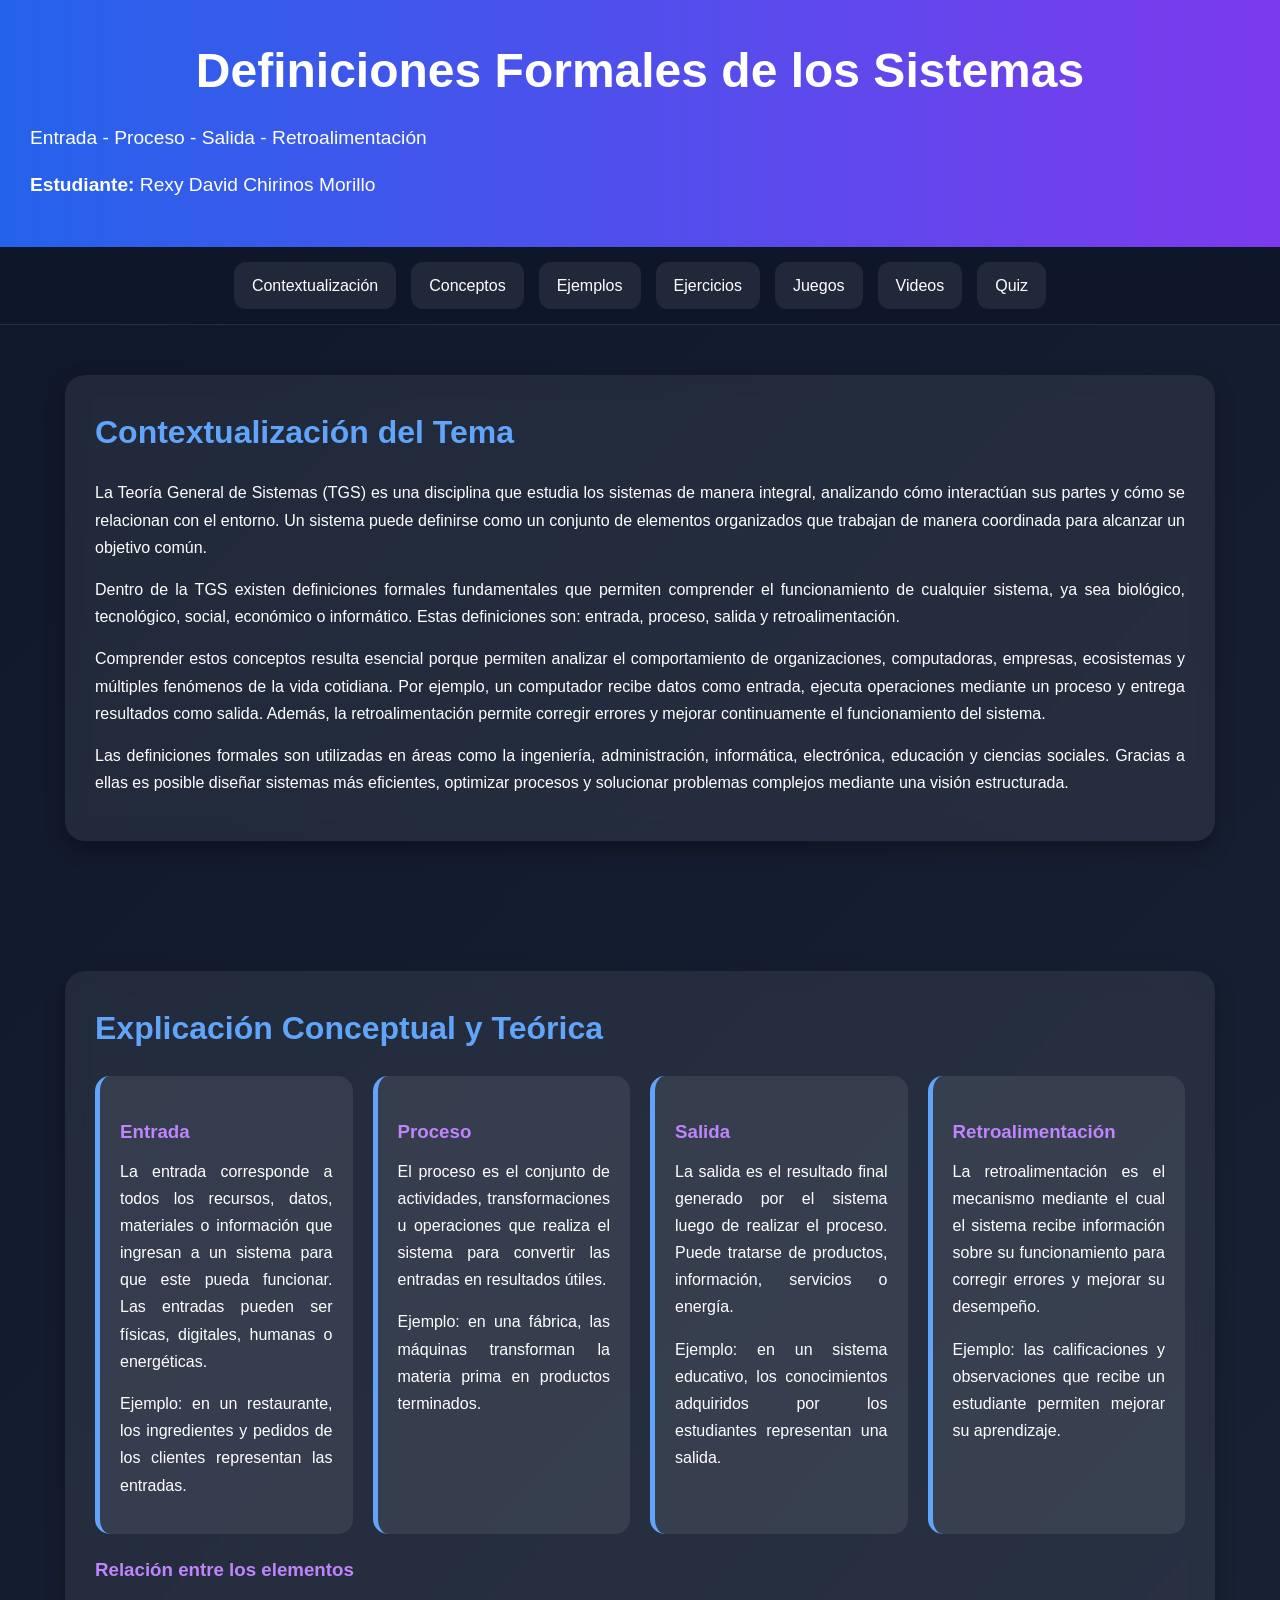
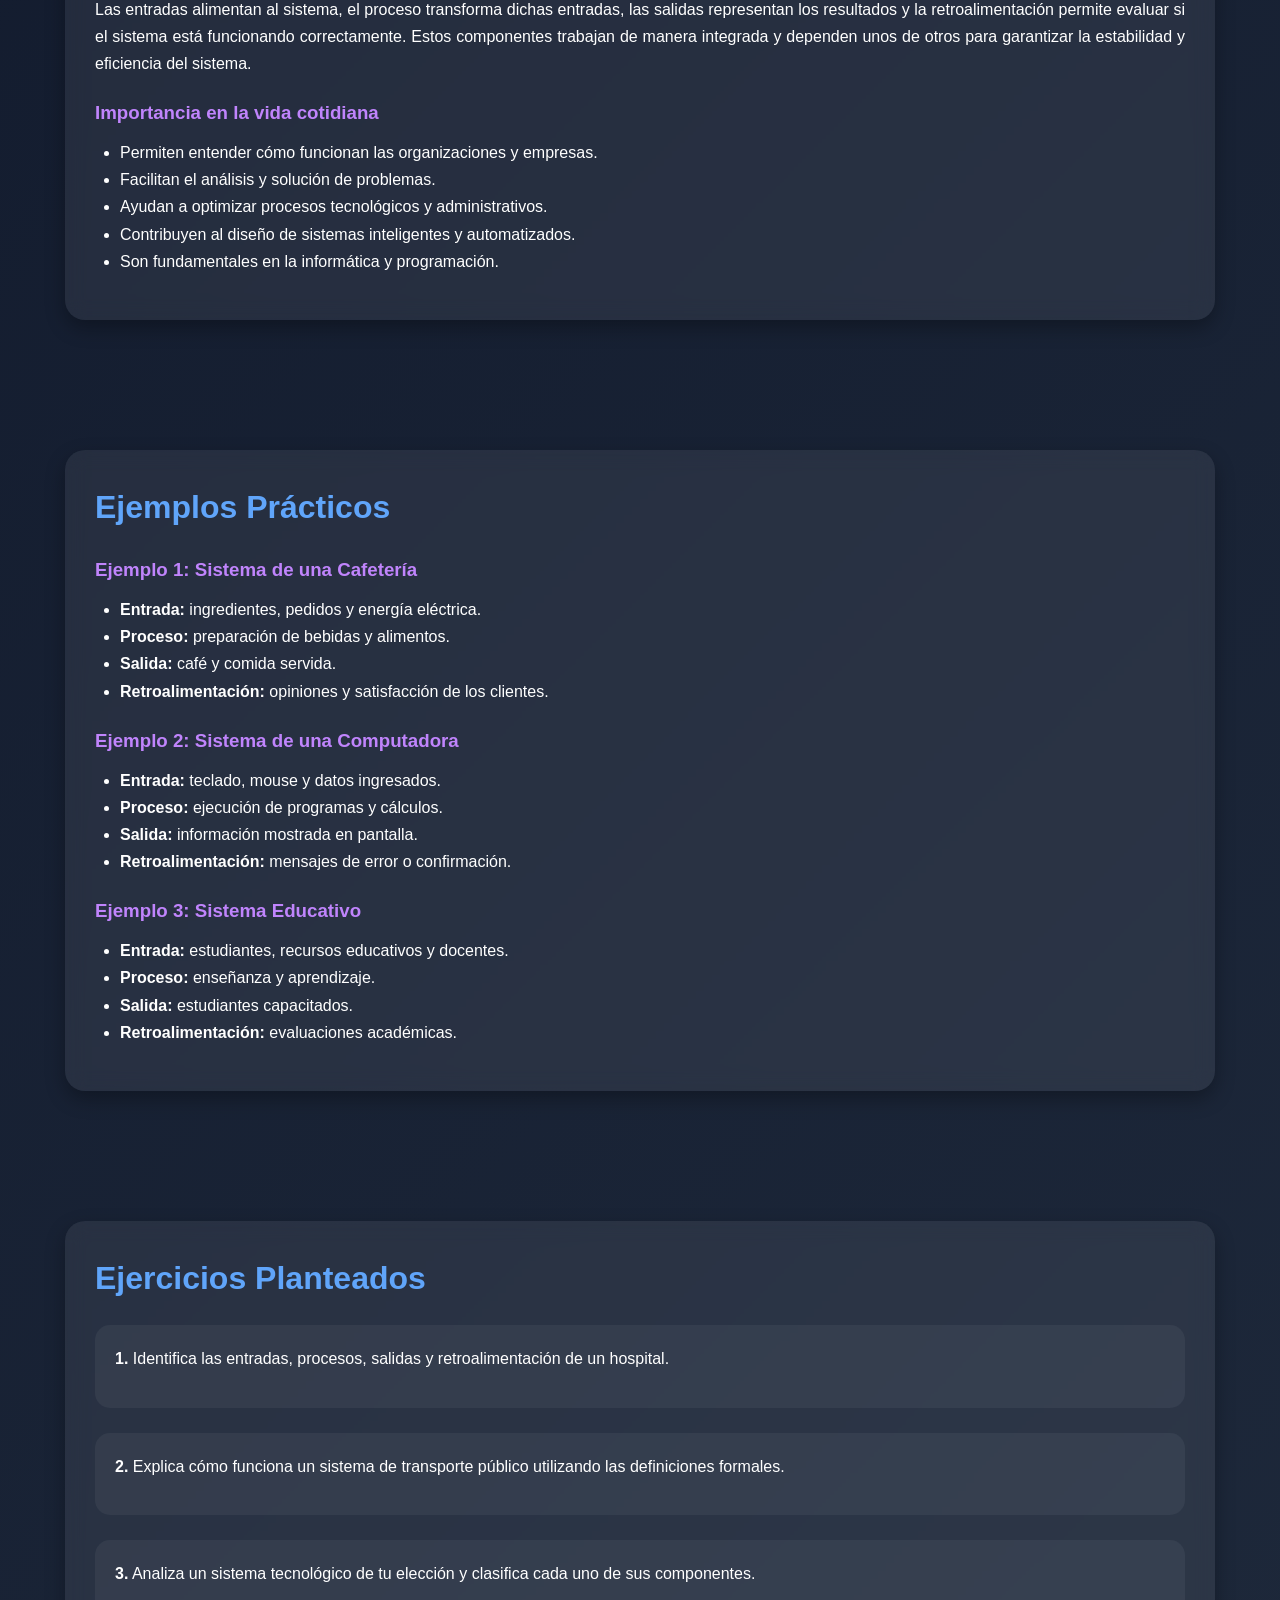
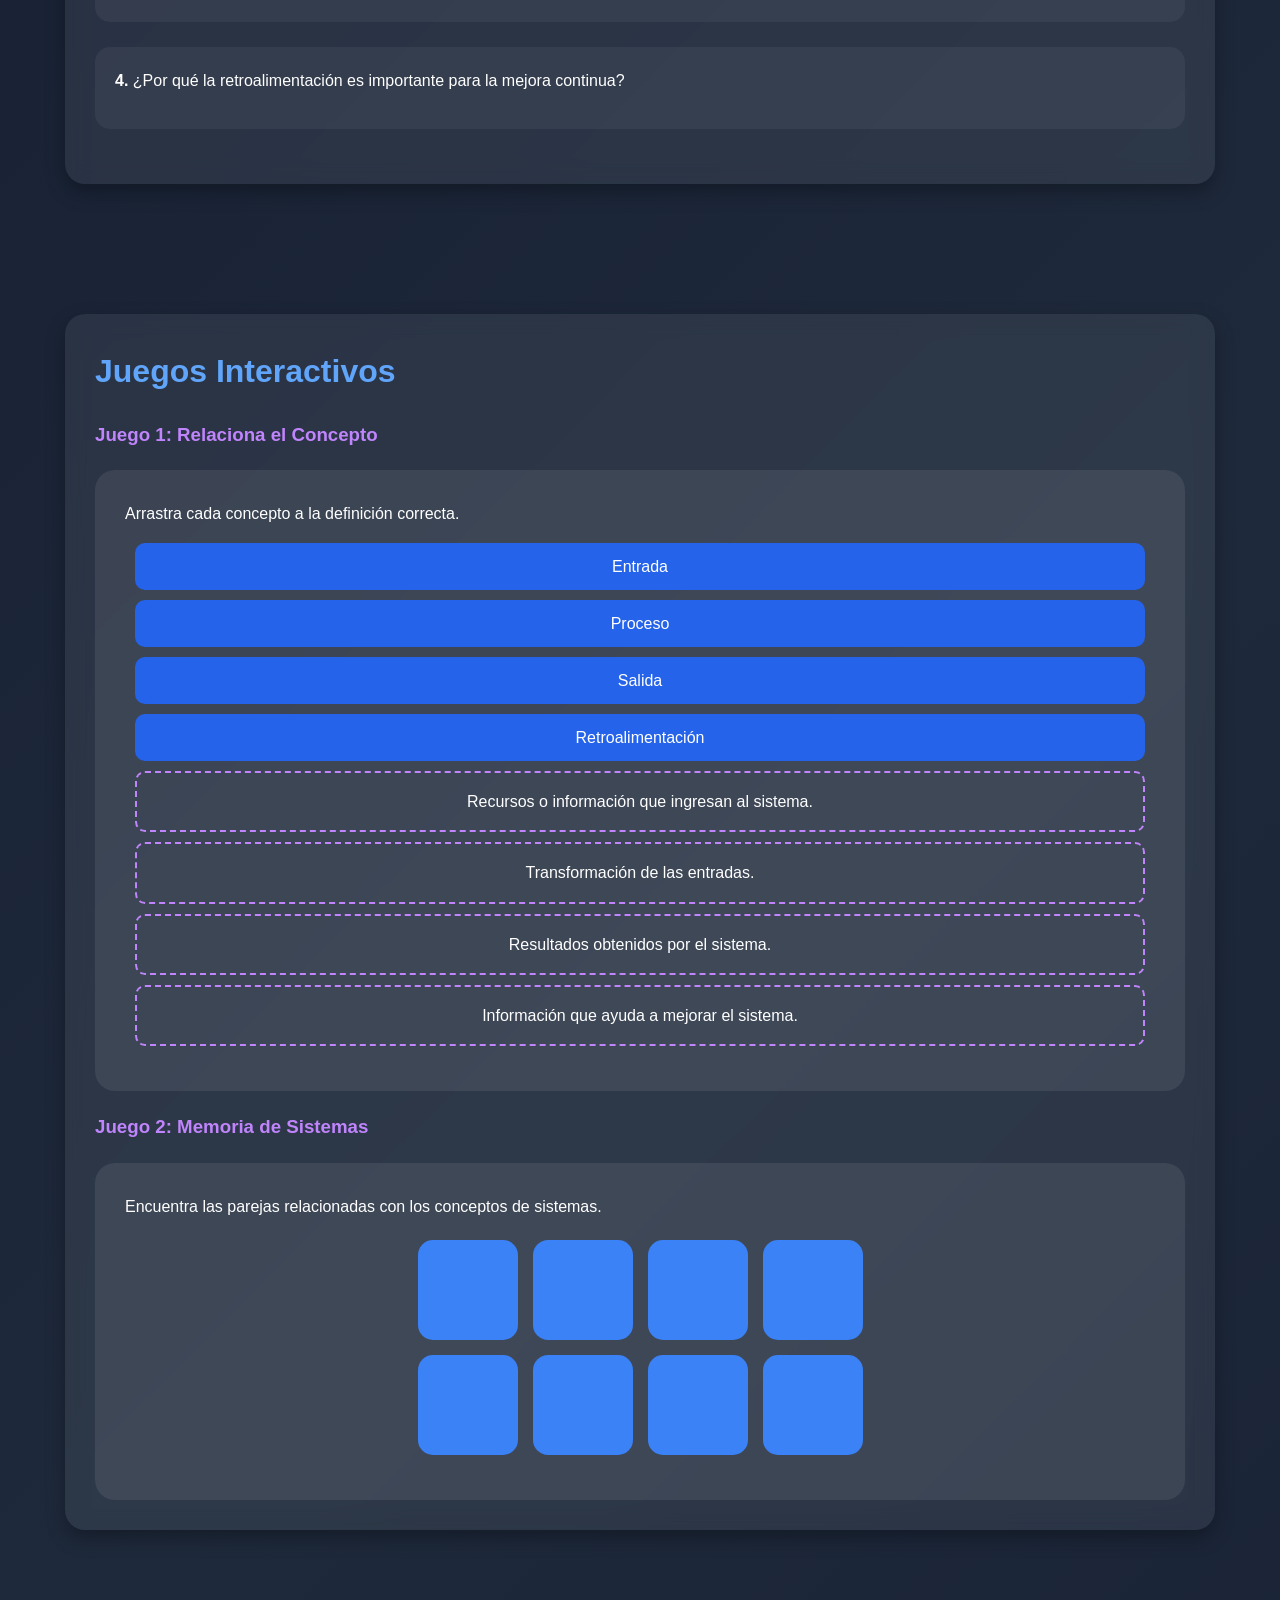
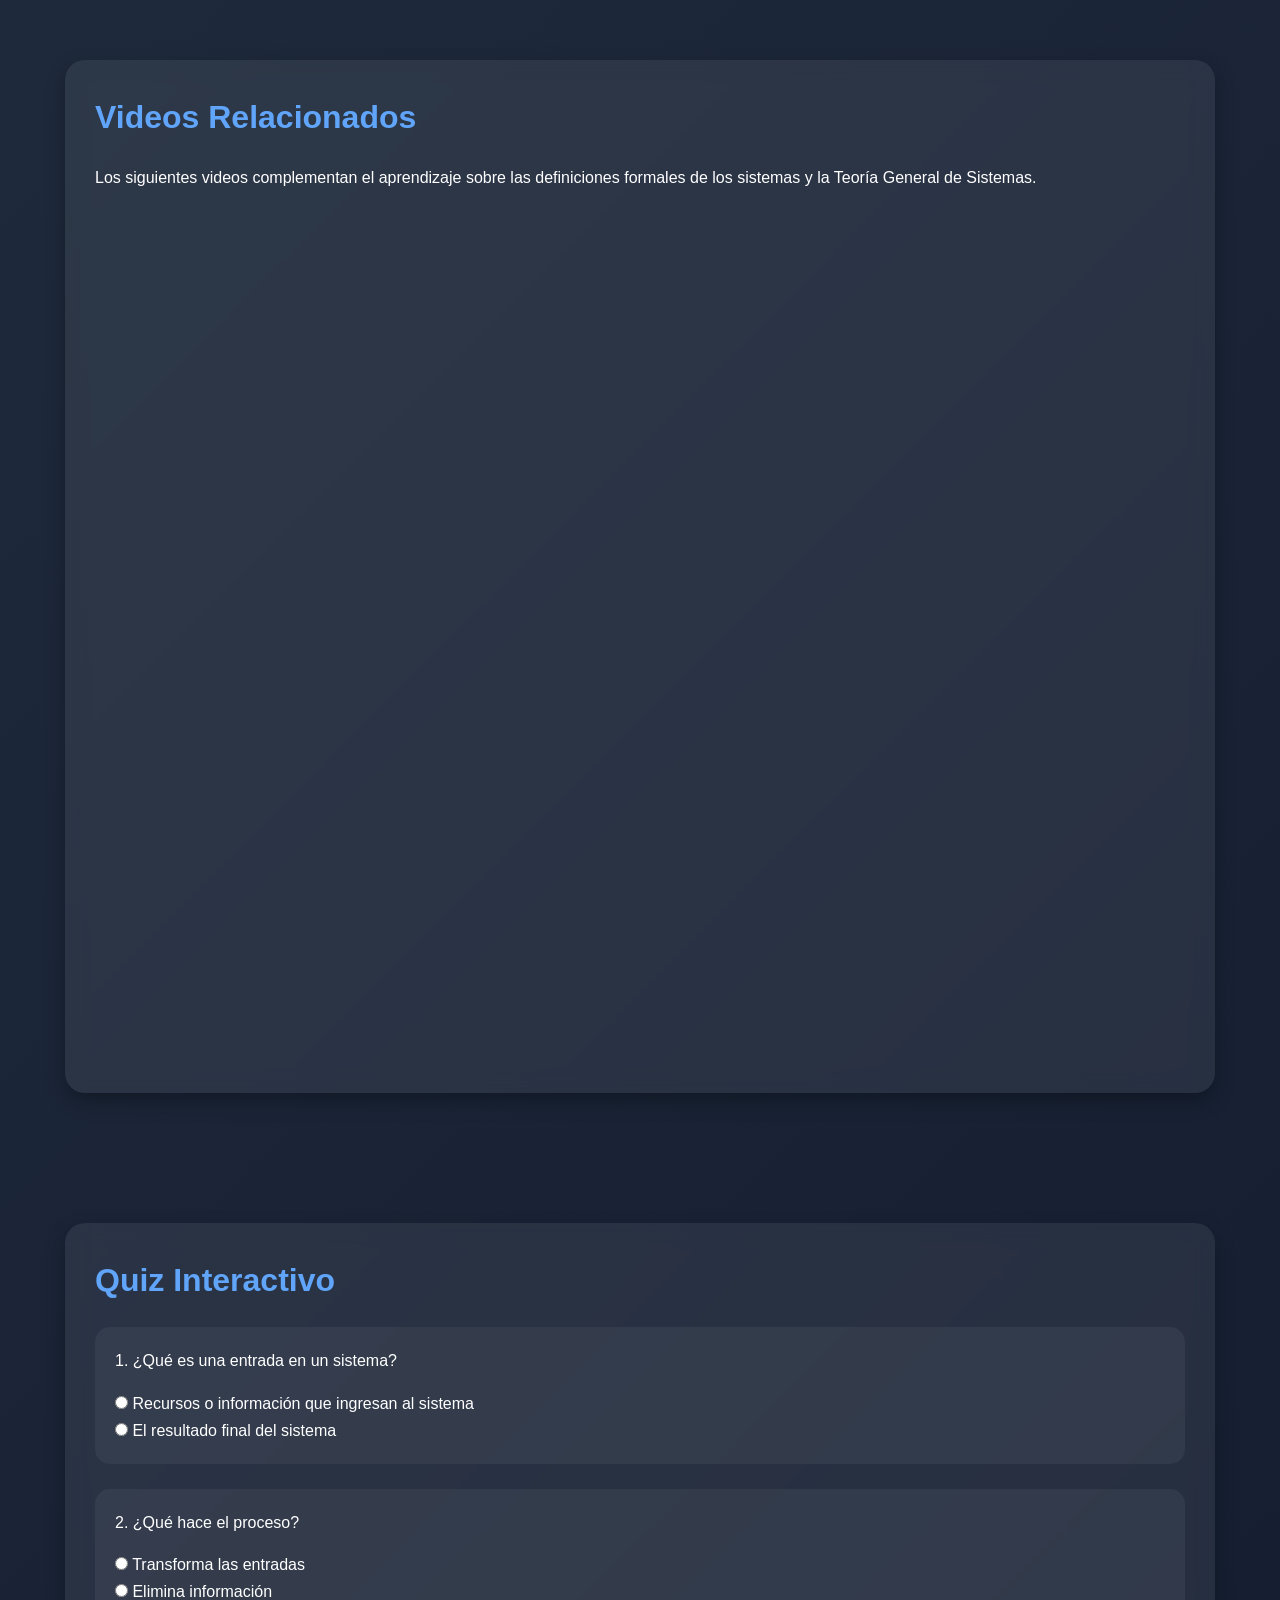
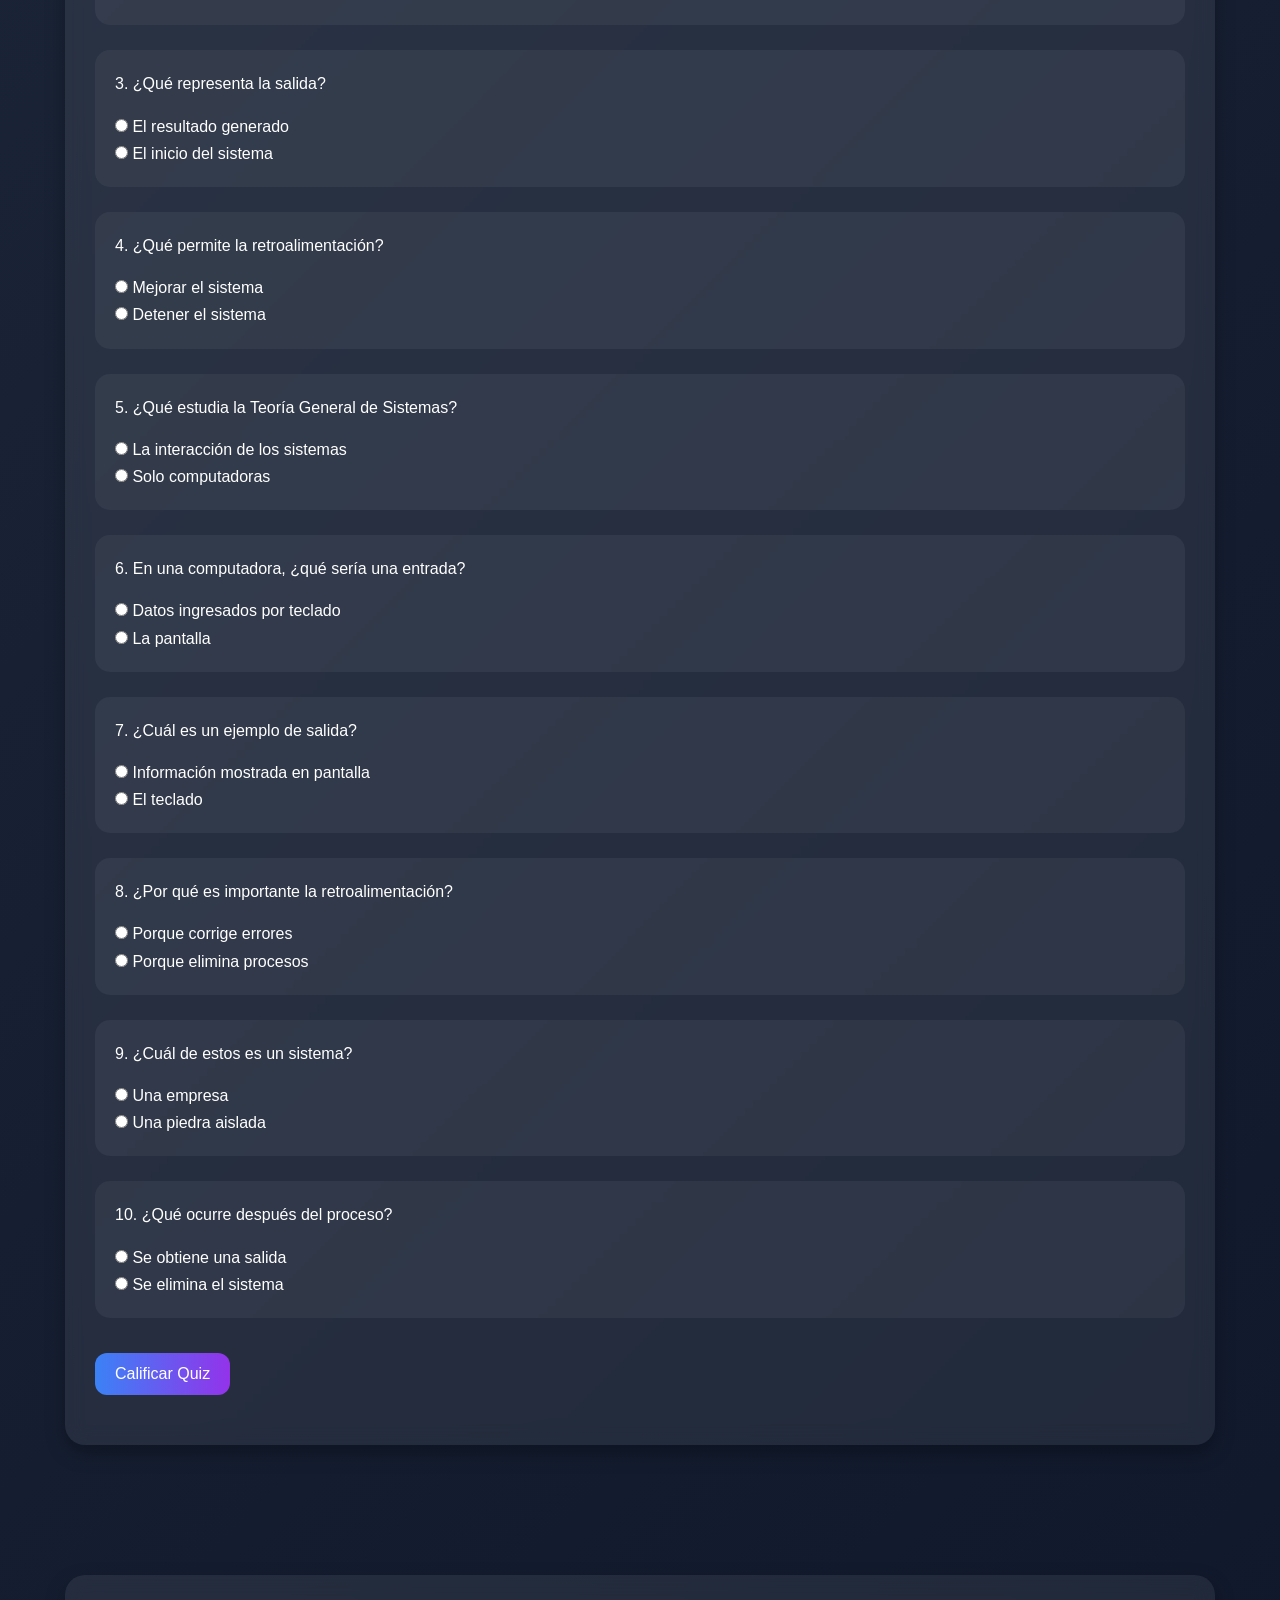
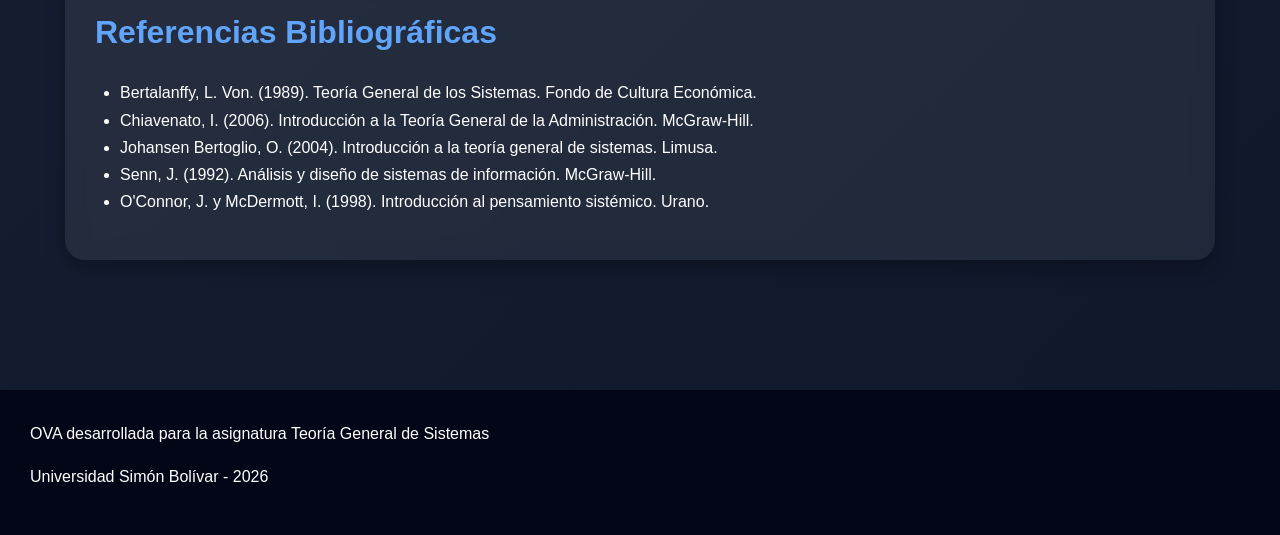
<file: trabajo_ova_rexy_david_chirinos.htm>
<!DOCTYPE html>
<html lang="es">
<head>
  <meta charset="UTF-8">
  <meta name="viewport" content="width=device-width, initial-scale=1.0">
  <title>OVA - Definiciones Formales de los Sistemas</title>
  <style>
    * {
      margin: 0;
      padding: 0;
      box-sizing: border-box;
      font-family: 'Segoe UI', Tahoma, Geneva, Verdana, sans-serif;
    }

    body {
      background: linear-gradient(135deg, #0f172a, #1e293b, #0f172a);
      color: white;
      line-height: 1.7;
      overflow-x: hidden;
    }

    header {
      background: linear-gradient(90deg, #2563eb, #7c3aed);
      padding: 30px;
      text-align: center;
      box-shadow: 0 4px 15px rgba(0,0,0,0.4);
    }

    header h1 {
      font-size: 3rem;
      margin-bottom: 10px;
    }

    header p {
      font-size: 1.2rem;
    }

    nav {
      position: sticky;
      top: 0;
      background: rgba(15,23,42,0.95);
      display: flex;
      justify-content: center;
      gap: 15px;
      padding: 15px;
      z-index: 999;
      backdrop-filter: blur(10px);
      border-bottom: 1px solid rgba(255,255,255,0.1);
      flex-wrap: wrap;
    }

    nav a {
      text-decoration: none;
      color: white;
      padding: 10px 18px;
      border-radius: 12px;
      transition: 0.3s;
      background: rgba(255,255,255,0.08);
    }

    nav a:hover {
      background: #3b82f6;
      transform: scale(1.05);
    }

    section {
      max-width: 1200px;
      margin: auto;
      padding: 50px 25px;
    }

    .card {
      background: rgba(255,255,255,0.07);
      padding: 30px;
      border-radius: 20px;
      margin-bottom: 30px;
      box-shadow: 0 8px 20px rgba(0,0,0,0.3);
      transition: 0.4s;
      backdrop-filter: blur(10px);
    }

    .card:hover {
      transform: translateY(-5px);
    }

    h2 {
      color: #60a5fa;
      margin-bottom: 20px;
      font-size: 2rem;
    }

    h3 {
      color: #c084fc;
      margin: 20px 0 10px;
    }

    p {
      margin-bottom: 15px;
      text-align: justify;
    }

    ul {
      margin-left: 25px;
      margin-bottom: 15px;
    }

    iframe {
      width: 100%;
      height: 400px;
      border: none;
      border-radius: 20px;
      margin-top: 20px;
    }

    .grid {
      display: grid;
      grid-template-columns: repeat(auto-fit, minmax(250px, 1fr));
      gap: 20px;
      margin-top: 20px;
    }

    .mini-card {
      background: rgba(255,255,255,0.08);
      padding: 20px;
      border-radius: 15px;
      border-left: 5px solid #60a5fa;
    }

    button {
      background: linear-gradient(90deg, #3b82f6, #9333ea);
      color: white;
      border: none;
      padding: 12px 20px;
      border-radius: 12px;
      cursor: pointer;
      margin-top: 10px;
      font-size: 1rem;
      transition: 0.3s;
    }

    button:hover {
      transform: scale(1.05);
    }

    .question {
      margin-bottom: 25px;
      padding: 20px;
      background: rgba(255,255,255,0.05);
      border-radius: 15px;
    }

    .result {
      font-size: 1.5rem;
      margin-top: 20px;
      text-align: center;
      color: #4ade80;
      font-weight: bold;
    }

    .game-box {
      background: rgba(255,255,255,0.08);
      padding: 30px;
      border-radius: 20px;
      text-align: center;
      margin-top: 20px;
    }

    .drag-item {
      background: #2563eb;
      padding: 10px;
      margin: 10px;
      border-radius: 10px;
      cursor: grab;
    }

    .drop-zone {
      min-height: 60px;
      border: 2px dashed #c084fc;
      margin: 10px;
      padding: 15px;
      border-radius: 10px;
    }

    .memory-grid {
      display: grid;
      grid-template-columns: repeat(4, 100px);
      gap: 15px;
      justify-content: center;
      margin-top: 20px;
    }

    .memory-card {
      width: 100px;
      height: 100px;
      background: #3b82f6;
      border-radius: 15px;
      display: flex;
      justify-content: center;
      align-items: center;
      font-size: 0;
      cursor: pointer;
      transition: 0.3s;
      text-align: center;
      padding: 10px;
    }

    .memory-card.flipped {
      background: #9333ea;
      font-size: 0.8rem;
    }

    footer {
      text-align: center;
      padding: 30px;
      background: #020617;
      margin-top: 50px;
    }

    @media(max-width: 768px) {
      header h1 {
        font-size: 2rem;
      }

      .memory-grid {
        grid-template-columns: repeat(2, 100px);
      }
    }
  </style>
</head>
<body>

<header>
  <h1>Definiciones Formales de los Sistemas</h1>
  <p>Entrada - Proceso - Salida - Retroalimentación</p>
  <p><strong>Estudiante:</strong> Rexy David Chirinos Morillo</p>
</header>

<nav>
  <a href="#contexto">Contextualización</a>
  <a href="#conceptos">Conceptos</a>
  <a href="#ejemplos">Ejemplos</a>
  <a href="#ejercicios">Ejercicios</a>
  <a href="#juegos">Juegos</a>
  <a href="#videos">Videos</a>
  <a href="#quiz">Quiz</a>
</nav>

<section id="contexto">
  <div class="card">
    <h2>Contextualización del Tema</h2>

    <p>
      La Teoría General de Sistemas (TGS) es una disciplina que estudia los sistemas de manera integral, analizando cómo interactúan sus partes y cómo se relacionan con el entorno. Un sistema puede definirse como un conjunto de elementos organizados que trabajan de manera coordinada para alcanzar un objetivo común.
    </p>

    <p>
      Dentro de la TGS existen definiciones formales fundamentales que permiten comprender el funcionamiento de cualquier sistema, ya sea biológico, tecnológico, social, económico o informático. Estas definiciones son: entrada, proceso, salida y retroalimentación.
    </p>

    <p>
      Comprender estos conceptos resulta esencial porque permiten analizar el comportamiento de organizaciones, computadoras, empresas, ecosistemas y múltiples fenómenos de la vida cotidiana. Por ejemplo, un computador recibe datos como entrada, ejecuta operaciones mediante un proceso y entrega resultados como salida. Además, la retroalimentación permite corregir errores y mejorar continuamente el funcionamiento del sistema.
    </p>

    <p>
      Las definiciones formales son utilizadas en áreas como la ingeniería, administración, informática, electrónica, educación y ciencias sociales. Gracias a ellas es posible diseñar sistemas más eficientes, optimizar procesos y solucionar problemas complejos mediante una visión estructurada.
    </p>
  </div>
</section>

<section id="conceptos">
  <div class="card">
    <h2>Explicación Conceptual y Teórica</h2>

    <div class="grid">
      <div class="mini-card">
        <h3>Entrada</h3>
        <p>
          La entrada corresponde a todos los recursos, datos, materiales o información que ingresan a un sistema para que este pueda funcionar. Las entradas pueden ser físicas, digitales, humanas o energéticas.
        </p>
        <p>
          Ejemplo: en un restaurante, los ingredientes y pedidos de los clientes representan las entradas.
        </p>
      </div>

      <div class="mini-card">
        <h3>Proceso</h3>
        <p>
          El proceso es el conjunto de actividades, transformaciones u operaciones que realiza el sistema para convertir las entradas en resultados útiles.
        </p>
        <p>
          Ejemplo: en una fábrica, las máquinas transforman la materia prima en productos terminados.
        </p>
      </div>

      <div class="mini-card">
        <h3>Salida</h3>
        <p>
          La salida es el resultado final generado por el sistema luego de realizar el proceso. Puede tratarse de productos, información, servicios o energía.
        </p>
        <p>
          Ejemplo: en un sistema educativo, los conocimientos adquiridos por los estudiantes representan una salida.
        </p>
      </div>

      <div class="mini-card">
        <h3>Retroalimentación</h3>
        <p>
          La retroalimentación es el mecanismo mediante el cual el sistema recibe información sobre su funcionamiento para corregir errores y mejorar su desempeño.
        </p>
        <p>
          Ejemplo: las calificaciones y observaciones que recibe un estudiante permiten mejorar su aprendizaje.
        </p>
      </div>
    </div>

    <h3>Relación entre los elementos</h3>
    <p>
      Las entradas alimentan al sistema, el proceso transforma dichas entradas, las salidas representan los resultados y la retroalimentación permite evaluar si el sistema está funcionando correctamente. Estos componentes trabajan de manera integrada y dependen unos de otros para garantizar la estabilidad y eficiencia del sistema.
    </p>

    <h3>Importancia en la vida cotidiana</h3>
    <ul>
      <li>Permiten entender cómo funcionan las organizaciones y empresas.</li>
      <li>Facilitan el análisis y solución de problemas.</li>
      <li>Ayudan a optimizar procesos tecnológicos y administrativos.</li>
      <li>Contribuyen al diseño de sistemas inteligentes y automatizados.</li>
      <li>Son fundamentales en la informática y programación.</li>
    </ul>
  </div>
</section>

<section id="ejemplos">
  <div class="card">
    <h2>Ejemplos Prácticos</h2>

    <h3>Ejemplo 1: Sistema de una Cafetería</h3>
    <ul>
      <li><strong>Entrada:</strong> ingredientes, pedidos y energía eléctrica.</li>
      <li><strong>Proceso:</strong> preparación de bebidas y alimentos.</li>
      <li><strong>Salida:</strong> café y comida servida.</li>
      <li><strong>Retroalimentación:</strong> opiniones y satisfacción de los clientes.</li>
    </ul>

    <h3>Ejemplo 2: Sistema de una Computadora</h3>
    <ul>
      <li><strong>Entrada:</strong> teclado, mouse y datos ingresados.</li>
      <li><strong>Proceso:</strong> ejecución de programas y cálculos.</li>
      <li><strong>Salida:</strong> información mostrada en pantalla.</li>
      <li><strong>Retroalimentación:</strong> mensajes de error o confirmación.</li>
    </ul>

    <h3>Ejemplo 3: Sistema Educativo</h3>
    <ul>
      <li><strong>Entrada:</strong> estudiantes, recursos educativos y docentes.</li>
      <li><strong>Proceso:</strong> enseñanza y aprendizaje.</li>
      <li><strong>Salida:</strong> estudiantes capacitados.</li>
      <li><strong>Retroalimentación:</strong> evaluaciones académicas.</li>
    </ul>
  </div>
</section>

<section id="ejercicios">
  <div class="card">
    <h2>Ejercicios Planteados</h2>

    <div class="question">
      <p><strong>1.</strong> Identifica las entradas, procesos, salidas y retroalimentación de un hospital.</p>
    </div>

    <div class="question">
      <p><strong>2.</strong> Explica cómo funciona un sistema de transporte público utilizando las definiciones formales.</p>
    </div>

    <div class="question">
      <p><strong>3.</strong> Analiza un sistema tecnológico de tu elección y clasifica cada uno de sus componentes.</p>
    </div>

    <div class="question">
      <p><strong>4.</strong> ¿Por qué la retroalimentación es importante para la mejora continua?</p>
    </div>
  </div>
</section>

<section id="juegos">
  <div class="card">
    <h2>Juegos Interactivos</h2>

    <h3>Juego 1: Relaciona el Concepto</h3>

    <div class="game-box">
      <p>Arrastra cada concepto a la definición correcta.</p>

      <div id="items">
        <div class="drag-item" draggable="true" id="entrada">Entrada</div>
        <div class="drag-item" draggable="true" id="proceso">Proceso</div>
        <div class="drag-item" draggable="true" id="salida">Salida</div>
        <div class="drag-item" draggable="true" id="retro">Retroalimentación</div>
      </div>

      <div class="drop-zone" data-match="entrada">Recursos o información que ingresan al sistema.</div>
      <div class="drop-zone" data-match="proceso">Transformación de las entradas.</div>
      <div class="drop-zone" data-match="salida">Resultados obtenidos por el sistema.</div>
      <div class="drop-zone" data-match="retro">Información que ayuda a mejorar el sistema.</div>

      <p id="dragResult"></p>
    </div>

    <h3>Juego 2: Memoria de Sistemas</h3>

    <div class="game-box">
      <p>Encuentra las parejas relacionadas con los conceptos de sistemas.</p>

      <div class="memory-grid" id="memoryGrid"></div>

      <p id="memoryResult"></p>
    </div>
  </div>
</section>

<section id="videos">
  <div class="card">
    <h2>Videos Relacionados</h2>

    <p>
      Los siguientes videos complementan el aprendizaje sobre las definiciones formales de los sistemas y la Teoría General de Sistemas.
    </p>

    <iframe src="https://www.youtube.com/embed/8b0ubLO2MUE" allowfullscreen></iframe>

    <iframe src="https://www.youtube.com/embed/3d6DsjIBzJ4" allowfullscreen></iframe>
  </div>
</section>

<section id="quiz">
  <div class="card">
    <h2>Quiz Interactivo</h2>

    <form id="quizForm">

      <div class="question">
        <p>1. ¿Qué es una entrada en un sistema?</p>
        <label><input type="radio" name="q1" value="correct"> Recursos o información que ingresan al sistema</label><br>
        <label><input type="radio" name="q1"> El resultado final del sistema</label>
      </div>

      <div class="question">
        <p>2. ¿Qué hace el proceso?</p>
        <label><input type="radio" name="q2" value="correct"> Transforma las entradas</label><br>
        <label><input type="radio" name="q2"> Elimina información</label>
      </div>

      <div class="question">
        <p>3. ¿Qué representa la salida?</p>
        <label><input type="radio" name="q3" value="correct"> El resultado generado</label><br>
        <label><input type="radio" name="q3"> El inicio del sistema</label>
      </div>

      <div class="question">
        <p>4. ¿Qué permite la retroalimentación?</p>
        <label><input type="radio" name="q4" value="correct"> Mejorar el sistema</label><br>
        <label><input type="radio" name="q4"> Detener el sistema</label>
      </div>

      <div class="question">
        <p>5. ¿Qué estudia la Teoría General de Sistemas?</p>
        <label><input type="radio" name="q5" value="correct"> La interacción de los sistemas</label><br>
        <label><input type="radio" name="q5"> Solo computadoras</label>
      </div>

      <div class="question">
        <p>6. En una computadora, ¿qué sería una entrada?</p>
        <label><input type="radio" name="q6" value="correct"> Datos ingresados por teclado</label><br>
        <label><input type="radio" name="q6"> La pantalla</label>
      </div>

      <div class="question">
        <p>7. ¿Cuál es un ejemplo de salida?</p>
        <label><input type="radio" name="q7" value="correct"> Información mostrada en pantalla</label><br>
        <label><input type="radio" name="q7"> El teclado</label>
      </div>

      <div class="question">
        <p>8. ¿Por qué es importante la retroalimentación?</p>
        <label><input type="radio" name="q8" value="correct"> Porque corrige errores</label><br>
        <label><input type="radio" name="q8"> Porque elimina procesos</label>
      </div>

      <div class="question">
        <p>9. ¿Cuál de estos es un sistema?</p>
        <label><input type="radio" name="q9" value="correct"> Una empresa</label><br>
        <label><input type="radio" name="q9"> Una piedra aislada</label>
      </div>

      <div class="question">
        <p>10. ¿Qué ocurre después del proceso?</p>
        <label><input type="radio" name="q10" value="correct"> Se obtiene una salida</label><br>
        <label><input type="radio" name="q10"> Se elimina el sistema</label>
      </div>

      <button type="button" onclick="calificarQuiz()">Calificar Quiz</button>
    </form>

    <div class="result" id="resultadoQuiz"></div>
  </div>
</section>

<section>
  <div class="card">
    <h2>Referencias Bibliográficas</h2>

    <ul>
      <li>Bertalanffy, L. Von. (1989). Teoría General de los Sistemas. Fondo de Cultura Económica.</li>
      <li>Chiavenato, I. (2006). Introducción a la Teoría General de la Administración. McGraw-Hill.</li>
      <li>Johansen Bertoglio, O. (2004). Introducción a la teoría general de sistemas. Limusa.</li>
      <li>Senn, J. (1992). Análisis y diseño de sistemas de información. McGraw-Hill.</li>
      <li>O'Connor, J. y McDermott, I. (1998). Introducción al pensamiento sistémico. Urano.</li>
    </ul>
  </div>
</section>

<footer>
  <p>OVA desarrollada para la asignatura Teoría General de Sistemas</p>
  <p>Universidad Simón Bolívar - 2026</p>
</footer>

<script>
  function calificarQuiz() {
    let score = 0;
    const respuestas = document.querySelectorAll('input[value="correct"]');

    respuestas.forEach(r => {
      if(r.checked) score++;
    });

    document.getElementById('resultadoQuiz').innerHTML =
      'Obtuviste ' + score + ' de 10 respuestas correctas.';
  }

  const draggables = document.querySelectorAll('.drag-item');
  const dropZones = document.querySelectorAll('.drop-zone');

  draggables.forEach(item => {
    item.addEventListener('dragstart', e => {
      e.dataTransfer.setData('text', item.id);
    });
  });

  dropZones.forEach(zone => {
    zone.addEventListener('dragover', e => {
      e.preventDefault();
    });

    zone.addEventListener('drop', e => {
      e.preventDefault();
      const data = e.dataTransfer.getData('text');

      if(data === zone.dataset.match) {
        zone.style.background = '#16a34a';
        zone.innerHTML += ' ✔';
        document.getElementById('dragResult').innerHTML = '¡Correcto!';
      } else {
        zone.style.background = '#dc2626';
        document.getElementById('dragResult').innerHTML = 'Intenta nuevamente';
      }
    });
  });

  const memoryWords = [
    'Entrada', 'Entrada',
    'Proceso', 'Proceso',
    'Salida', 'Salida',
    'Retroalimentación', 'Retroalimentación'
  ];

  memoryWords.sort(() => 0.5 - Math.random());

  const memoryGrid = document.getElementById('memoryGrid');
  let firstCard = null;
  let secondCard = null;
  let lockBoard = false;
  let matches = 0;

  memoryWords.forEach(word => {
    const card = document.createElement('div');
    card.classList.add('memory-card');
    card.dataset.word = word;
    card.innerHTML = word;

    card.addEventListener('click', () => {
      if(lockBoard || card.classList.contains('flipped')) return;

      card.classList.add('flipped');

      if(!firstCard) {
        firstCard = card;
      } else {
        secondCard = card;
        lockBoard = true;

        if(firstCard.dataset.word === secondCard.dataset.word) {
          matches++;
          firstCard = null;
          secondCard = null;
          lockBoard = false;

          if(matches === 4) {
            document.getElementById('memoryResult').innerHTML = '¡Ganaste el juego de memoria!';
          }
        } else {
          setTimeout(() => {
            firstCard.classList.remove('flipped');
            secondCard.classList.remove('flipped');
            firstCard = null;
            secondCard = null;
            lockBoard = false;
          }, 1000);
        }
      }
    });

    memoryGrid.appendChild(card);
  });
</script>

</body>
</html>
</file>
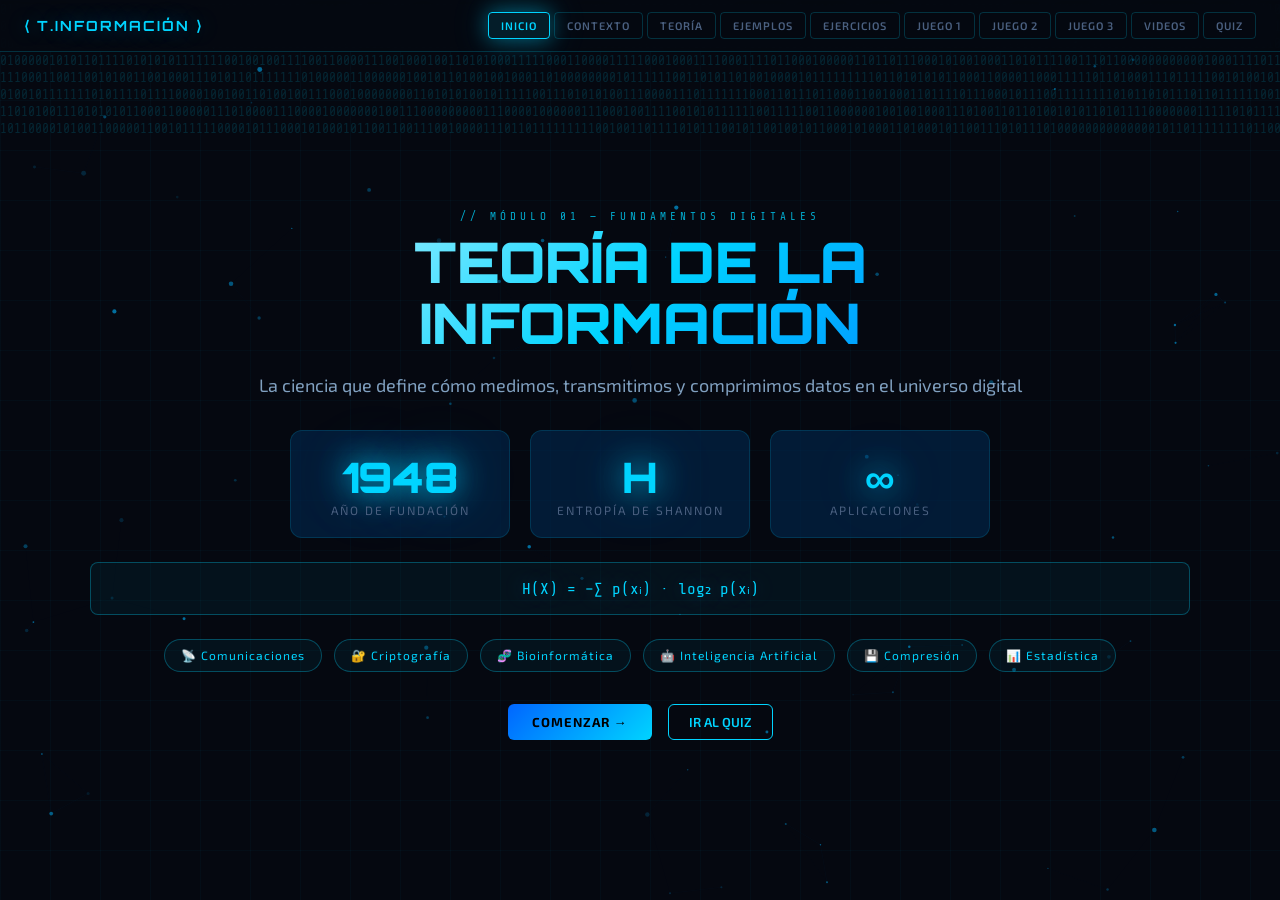
<file: ova anderson suarez/teoria_informacion.html>
<!DOCTYPE html>
<html lang="es">
<head>
<meta charset="UTF-8">
<meta name="viewport" content="width=device-width, initial-scale=1.0">
<title>Teoría de la Información</title>
<link href="https://fonts.googleapis.com/css2?family=Orbitron:wght@400;700;900&family=Exo+2:wght@300;400;600;700&family=Share+Tech+Mono&display=swap" rel="stylesheet">
<style>
  :root {
    --bg: #050810;
    --bg2: #080d1a;
    --neon: #00d4ff;
    --neon2: #0066ff;
    --neon3: #00ff88;
    --accent: #ff006e;
    --text: #e0f0ff;
    --dim: #4a6080;
    --card: rgba(0,40,80,0.6);
    --glow: 0 0 20px rgba(0,212,255,0.4), 0 0 40px rgba(0,212,255,0.2);
    --glow-strong: 0 0 30px rgba(0,212,255,0.8), 0 0 60px rgba(0,212,255,0.4);
  }

  * { margin:0; padding:0; box-sizing:border-box; }

  body {
    background: var(--bg);
    color: var(--text);
    font-family: 'Exo 2', sans-serif;
    overflow: hidden;
    height: 100vh;
    width: 100vw;
  }

  /* PARTICLES BACKGROUND */
  #particles { position:fixed; top:0; left:0; width:100%; height:100%; z-index:0; pointer-events:none; }

  /* GRID OVERLAY */
  .grid-overlay {
    position: fixed; top:0; left:0; width:100%; height:100%; z-index:0; pointer-events:none;
    background-image:
      linear-gradient(rgba(0,212,255,0.03) 1px, transparent 1px),
      linear-gradient(90deg, rgba(0,212,255,0.03) 1px, transparent 1px);
    background-size: 50px 50px;
  }

  /* NAVIGATION */
  nav {
    position: fixed; top:0; left:0; right:0; z-index:100;
    display: flex; align-items: center; justify-content: space-between;
    padding: 12px 24px;
    background: rgba(5,8,16,0.9);
    border-bottom: 1px solid rgba(0,212,255,0.2);
    backdrop-filter: blur(10px);
  }

  .nav-logo {
    font-family: 'Orbitron', sans-serif;
    font-size: 14px; font-weight: 700;
    color: var(--neon);
    text-shadow: var(--glow);
    letter-spacing: 2px;
  }

  .nav-tabs {
    display: flex; gap: 4px; flex-wrap: wrap; justify-content: center;
  }

  .nav-tab {
    padding: 6px 12px;
    background: transparent;
    border: 1px solid rgba(0,212,255,0.2);
    color: var(--dim);
    font-family: 'Exo 2', sans-serif;
    font-size: 11px; font-weight: 600;
    letter-spacing: 1px;
    cursor: pointer;
    border-radius: 4px;
    transition: all 0.3s;
    text-transform: uppercase;
  }

  .nav-tab:hover, .nav-tab.active {
    background: rgba(0,212,255,0.1);
    border-color: var(--neon);
    color: var(--neon);
    box-shadow: var(--glow);
  }

  .progress-bar {
    position: fixed; bottom:0; left:0; height:3px;
    background: linear-gradient(90deg, var(--neon2), var(--neon), var(--neon3));
    transition: width 0.4s ease;
    z-index: 200;
    box-shadow: 0 0 10px var(--neon);
  }

  /* SLIDES */
  .slide {
    position: absolute; top:0; left:0; width:100%; height:100%;
    display: flex; align-items: center; justify-content: center;
    padding: 80px 40px 30px;
    opacity: 0; pointer-events: none;
    transition: opacity 0.5s ease, transform 0.5s ease;
    transform: translateX(60px);
    z-index: 10;
    overflow-y: auto;
  }

  .slide.active {
    opacity: 1; pointer-events: all;
    transform: translateX(0);
  }

  .slide-inner {
    width: 100%; max-width: 1100px;
    animation: fadeUp 0.6s ease forwards;
  }

  @keyframes fadeUp {
    from { opacity:0; transform: translateY(30px); }
    to { opacity:1; transform: translateY(0); }
  }

  /* TYPOGRAPHY */
  .slide-label {
    font-family: 'Share Tech Mono', monospace;
    font-size: 11px; color: var(--neon);
    letter-spacing: 4px; text-transform: uppercase;
    margin-bottom: 8px;
    opacity: 0.8;
  }

  h1 {
    font-family: 'Orbitron', sans-serif;
    font-size: clamp(28px, 5vw, 56px);
    font-weight: 900;
    line-height: 1.1;
    background: linear-gradient(135deg, #fff 0%, var(--neon) 50%, var(--neon2) 100%);
    -webkit-background-clip: text; -webkit-text-fill-color: transparent;
    background-clip: text;
    margin-bottom: 16px;
  }

  h2 {
    font-family: 'Orbitron', sans-serif;
    font-size: clamp(20px, 3vw, 34px);
    font-weight: 700;
    color: var(--neon);
    text-shadow: var(--glow);
    margin-bottom: 20px;
  }

  h3 { font-size: 18px; color: var(--neon); margin-bottom: 10px; font-family: 'Orbitron', sans-serif; font-size: 15px; }

  p { color: #b0c8e0; line-height: 1.7; font-size: 15px; margin-bottom: 12px; }

  /* CARDS */
  .card {
    background: var(--card);
    border: 1px solid rgba(0,212,255,0.15);
    border-radius: 12px;
    padding: 20px;
    backdrop-filter: blur(10px);
    transition: all 0.3s;
  }

  .card:hover {
    border-color: rgba(0,212,255,0.4);
    box-shadow: var(--glow);
    transform: translateY(-2px);
  }

  .grid-2 { display: grid; grid-template-columns: 1fr 1fr; gap: 16px; }
  .grid-3 { display: grid; grid-template-columns: 1fr 1fr 1fr; gap: 16px; }

  /* NEON TEXT */
  .neon-text { color: var(--neon); text-shadow: var(--glow); }
  .green-text { color: var(--neon3); text-shadow: 0 0 20px rgba(0,255,136,0.4); }
  .pink-text { color: var(--accent); text-shadow: 0 0 20px rgba(255,0,110,0.4); }

  /* FORMULA BOX */
  .formula {
    background: rgba(0,212,255,0.05);
    border: 1px solid rgba(0,212,255,0.3);
    border-radius: 8px;
    padding: 16px 20px;
    font-family: 'Share Tech Mono', monospace;
    font-size: 16px;
    color: var(--neon);
    text-align: center;
    margin: 12px 0;
    text-shadow: var(--glow);
  }

  /* HERO SLIDE */
  .hero-content { text-align: center; }
  .hero-subtitle { font-size: 18px; color: #80a0c0; margin-bottom: 30px; }
  .hero-badges { display: flex; gap: 12px; justify-content: center; flex-wrap: wrap; margin-top: 24px; }
  .badge {
    padding: 8px 16px;
    border: 1px solid rgba(0,212,255,0.3);
    border-radius: 20px;
    font-size: 12px; color: var(--neon);
    background: rgba(0,212,255,0.05);
    letter-spacing: 1px;
  }

  /* BINARY RAIN */
  .binary-line {
    font-family: 'Share Tech Mono', monospace;
    font-size: 13px; color: rgba(0,212,255,0.15);
    white-space: nowrap; overflow: hidden;
    margin: 2px 0;
    animation: scroll-binary 8s linear infinite;
  }

  @keyframes scroll-binary {
    0% { transform: translateX(0); }
    100% { transform: translateX(-50%); }
  }

  .binary-bg { position: fixed; top: 0; left: 0; width: 100%; height: 100%; z-index: 1; pointer-events: none; overflow: hidden; }

  /* TAGS */
  .tag {
    display: inline-block;
    padding: 3px 10px;
    background: rgba(0,212,255,0.1);
    border: 1px solid rgba(0,212,255,0.3);
    border-radius: 4px;
    font-size: 11px; color: var(--neon);
    margin: 3px;
    font-family: 'Share Tech Mono', monospace;
  }

  /* TIMELINE */
  .timeline { position: relative; padding-left: 30px; }
  .timeline::before {
    content:''; position: absolute; left: 8px; top: 0; bottom: 0;
    width: 2px; background: linear-gradient(to bottom, var(--neon2), var(--neon), transparent);
  }

  .timeline-item { position: relative; margin-bottom: 20px; }
  .timeline-item::before {
    content:''; position: absolute; left: -26px; top: 6px;
    width: 10px; height: 10px; border-radius: 50%;
    background: var(--neon); box-shadow: var(--glow);
  }

  /* GAMES */
  .game-area {
    background: rgba(0,10,30,0.8);
    border: 1px solid rgba(0,212,255,0.3);
    border-radius: 12px;
    padding: 24px;
    min-height: 300px;
  }

  .btn {
    padding: 10px 24px;
    background: linear-gradient(135deg, var(--neon2), var(--neon));
    border: none; border-radius: 6px;
    color: #000; font-family: 'Exo 2', sans-serif;
    font-weight: 700; font-size: 13px;
    letter-spacing: 1px; cursor: pointer;
    transition: all 0.3s;
    text-transform: uppercase;
  }

  .btn:hover { transform: translateY(-2px); box-shadow: var(--glow-strong); }
  .btn:active { transform: translateY(0); }

  .btn-outline {
    background: transparent;
    border: 1px solid var(--neon);
    color: var(--neon);
    padding: 8px 20px;
    border-radius: 6px;
    cursor: pointer;
    font-family: 'Exo 2', sans-serif;
    font-size: 13px; font-weight: 600;
    transition: all 0.3s;
    text-transform: uppercase;
  }

  .btn-outline:hover { background: rgba(0,212,255,0.1); box-shadow: var(--glow); }

  .btn-danger {
    background: linear-gradient(135deg, #ff006e, #ff4499);
    border: none; border-radius: 6px;
    color: #fff; font-family: 'Exo 2', sans-serif;
    font-weight: 700; font-size: 13px;
    padding: 10px 24px; cursor: pointer;
    transition: all 0.3s; text-transform: uppercase;
  }

  .btn-danger:hover { transform: translateY(-2px); box-shadow: 0 0 20px rgba(255,0,110,0.5); }

  /* QUIZ */
  .quiz-option {
    display: block; width: 100%;
    padding: 14px 18px; margin: 8px 0;
    background: rgba(0,30,60,0.5);
    border: 1px solid rgba(0,212,255,0.2);
    border-radius: 8px;
    color: var(--text); font-size: 14px;
    cursor: pointer; text-align: left;
    transition: all 0.3s;
    font-family: 'Exo 2', sans-serif;
  }

  .quiz-option:hover { border-color: var(--neon); background: rgba(0,212,255,0.08); transform: translateX(4px); }
  .quiz-option.correct { border-color: var(--neon3); background: rgba(0,255,136,0.1); color: var(--neon3); }
  .quiz-option.wrong { border-color: var(--accent); background: rgba(255,0,110,0.1); color: var(--accent); }

  /* PROGRESS */
  .progress-ring { transform: rotate(-90deg); }

  /* ENTROPY VIZ */
  .entropy-bar { height: 24px; border-radius: 4px; transition: width 0.5s ease; background: linear-gradient(90deg, var(--neon2), var(--neon)); box-shadow: 0 0 10px var(--neon); }

  /* CHANNEL GAME */
  .bit-cell {
    width: 44px; height: 44px;
    display: inline-flex; align-items: center; justify-content: center;
    border: 1px solid rgba(0,212,255,0.3);
    border-radius: 6px;
    font-family: 'Share Tech Mono', monospace;
    font-size: 18px; font-weight: 700;
    cursor: pointer; transition: all 0.3s;
    background: rgba(0,20,50,0.7);
  }

  .bit-cell:hover { border-color: var(--neon); color: var(--neon); box-shadow: var(--glow); }
  .bit-cell.bit-1 { color: var(--neon3); border-color: var(--neon3); background: rgba(0,255,136,0.08); }
  .bit-cell.bit-0 { color: var(--dim); }
  .bit-cell.error-bit { border-color: var(--accent); color: var(--accent); animation: blink 0.5s infinite; background: rgba(255,0,110,0.1); }

  @keyframes blink { 0%,100%{opacity:1} 50%{opacity:0.4} }

  /* VIDEOS */
  .video-card {
    background: var(--card);
    border: 1px solid rgba(0,212,255,0.15);
    border-radius: 12px; overflow: hidden;
    cursor: pointer; transition: all 0.3s;
  }

  .video-card:hover { border-color: var(--neon); box-shadow: var(--glow); transform: translateY(-4px); }

  .video-thumb {
    height: 140px;
    background: linear-gradient(135deg, #001030, #002060);
    display: flex; align-items: center; justify-content: center;
    position: relative;
  }

  .play-btn {
    width: 56px; height: 56px; border-radius: 50%;
    background: rgba(0,212,255,0.2); border: 2px solid var(--neon);
    display: flex; align-items: center; justify-content: center;
    font-size: 22px; transition: all 0.3s;
    box-shadow: var(--glow);
  }

  .video-card:hover .play-btn { background: rgba(0,212,255,0.4); transform: scale(1.1); }

  .video-info { padding: 14px 16px; }
  .video-title { font-size: 13px; font-weight: 600; color: var(--text); margin-bottom: 4px; }
  .video-meta { font-size: 11px; color: var(--dim); }

  /* EJERCICIOS */
  .exercise-box {
    background: rgba(0,20,50,0.6);
    border-left: 3px solid var(--neon);
    padding: 16px 18px; margin: 12px 0;
    border-radius: 0 8px 8px 0;
  }

  .exercise-number {
    font-family: 'Orbitron', sans-serif;
    font-size: 11px; color: var(--neon);
    letter-spacing: 2px; margin-bottom: 6px;
  }

  /* SCORE */
  .score-display {
    font-family: 'Orbitron', sans-serif;
    font-size: 48px; font-weight: 900;
    color: var(--neon); text-shadow: var(--glow-strong);
    text-align: center;
  }

  /* SCROLLBAR */
  ::-webkit-scrollbar { width: 4px; }
  ::-webkit-scrollbar-track { background: var(--bg); }
  ::-webkit-scrollbar-thumb { background: var(--neon2); border-radius: 2px; }

  /* RESPONSIVE */
  @media (max-width: 768px) {
    .grid-2, .grid-3 { grid-template-columns: 1fr; }
    .nav-tabs { gap: 2px; }
    .nav-tab { font-size: 9px; padding: 4px 8px; }
    h1 { font-size: 28px; }
    h2 { font-size: 20px; }
  }

  /* GLITCH EFFECT */
  @keyframes glitch {
    0%{clip-path:inset(0 0 95% 0)} 5%{clip-path:inset(30% 0 50% 0)} 10%{clip-path:inset(70% 0 10% 0)}
    15%{clip-path:inset(0 0 100% 0)} 100%{clip-path:inset(0 0 100% 0)}
  }

  .stat-big { font-family: 'Orbitron', sans-serif; font-size: 42px; font-weight: 900; color: var(--neon); text-shadow: var(--glow-strong); }
  .stat-label { font-size: 12px; color: var(--dim); letter-spacing: 2px; text-transform: uppercase; }

  .highlight { background: linear-gradient(135deg, rgba(0,212,255,0.15), rgba(0,102,255,0.1)); border-radius: 6px; padding: 2px 8px; }

  /* MODAL */
  .modal { position: fixed; top:0; left:0; width:100%; height:100%; background: rgba(0,0,0,0.85); z-index: 500; display: none; align-items: center; justify-content: center; backdrop-filter: blur(6px); }
  .modal.open { display: flex; }
  .modal-box { background: #0a1428; border: 1px solid var(--neon); border-radius: 16px; padding: 32px; max-width: 600px; width: 90%; box-shadow: var(--glow-strong); position: relative; }
  .modal-close { position: absolute; top: 16px; right: 16px; background: none; border: none; color: var(--neon); font-size: 22px; cursor: pointer; }

  /* SECTION INDICATOR */
  .section-bar { width: 40px; height: 3px; background: var(--neon); border-radius: 2px; margin-bottom: 12px; box-shadow: var(--glow); }
</style>
</head>
<body>

<canvas id="particles"></canvas>
<div class="grid-overlay"></div>

<!-- BINARY BG -->
<div class="binary-bg" id="binaryBg"></div>

<!-- NAV -->
<nav>
  <div class="nav-logo">⟨ T.INFORMACIÓN ⟩</div>
  <div class="nav-tabs" id="navTabs">
    <button class="nav-tab active" onclick="goTo(0)">INICIO</button>
    <button class="nav-tab" onclick="goTo(1)">CONTEXTO</button>
    <button class="nav-tab" onclick="goTo(2)">TEORÍA</button>
    <button class="nav-tab" onclick="goTo(3)">EJEMPLOS</button>
    <button class="nav-tab" onclick="goTo(4)">EJERCICIOS</button>
    <button class="nav-tab" onclick="goTo(5)">JUEGO 1</button>
    <button class="nav-tab" onclick="goTo(6)">JUEGO 2</button>
    <button class="nav-tab" onclick="goTo(7)">JUEGO 3</button>
    <button class="nav-tab" onclick="goTo(8)">VIDEOS</button>
    <button class="nav-tab" onclick="goTo(9)">QUIZ</button>
  </div>
</nav>

<div class="progress-bar" id="progressBar"></div>

<!-- ═══════════════════════════════════════════
     SLIDE 0: HERO
══════════════════════════════════════════════ -->
<div class="slide active" id="slide-0">
  <div class="slide-inner hero-content">
    <div class="slide-label">// MÓDULO 01 — FUNDAMENTOS DIGITALES</div>
    <h1>TEORÍA DE LA<br>INFORMACIÓN</h1>
    <p class="hero-subtitle">La ciencia que define cómo medimos, transmitimos y comprimimos datos en el universo digital</p>

    <div style="display:grid; grid-template-columns:repeat(3,1fr); gap:20px; margin:24px 0; max-width:700px; margin-left:auto; margin-right:auto;">
      <div class="card" style="text-align:center;">
        <div class="stat-big">1948</div>
        <div class="stat-label">Año de fundación</div>
      </div>
      <div class="card" style="text-align:center;">
        <div class="stat-big">H</div>
        <div class="stat-label">Entropía de Shannon</div>
      </div>
      <div class="card" style="text-align:center;">
        <div class="stat-big">∞</div>
        <div class="stat-label">Aplicaciones</div>
      </div>
    </div>

    <div class="formula">H(X) = −∑ p(xᵢ) · log₂ p(xᵢ)</div>

    <div class="hero-badges">
      <span class="badge">📡 Comunicaciones</span>
      <span class="badge">🔐 Criptografía</span>
      <span class="badge">🧬 Bioinformática</span>
      <span class="badge">🤖 Inteligencia Artificial</span>
      <span class="badge">💾 Compresión</span>
      <span class="badge">📊 Estadística</span>
    </div>

    <div style="margin-top:32px; display:flex; gap:16px; justify-content:center;">
      <button class="btn" onclick="goTo(1)">COMENZAR →</button>
      <button class="btn-outline" onclick="goTo(9)">IR AL QUIZ</button>
    </div>
  </div>
</div>

<!-- ═══════════════════════════════════════════
     SLIDE 1: CONTEXTO
══════════════════════════════════════════════ -->
<div class="slide" id="slide-1">
  <div class="slide-inner">
    <div class="slide-label">// SLIDE 02 — CONTEXTUALIZACIÓN</div>
    <h2>¿De dónde viene?</h2>

    <div class="grid-2" style="gap:24px; align-items:start;">
      <div>
        <div class="timeline">
          <div class="timeline-item">
            <h3>1940s — El origen</h3>
            <p>Claude Shannon, matemático de Bell Labs, trabaja en criptografía y comunicaciones militares durante la Segunda Guerra Mundial.</p>
          </div>
          <div class="timeline-item">
            <h3>1948 — La publicación histórica</h3>
            <p><em>"A Mathematical Theory of Communication"</em> — el paper que fundó la Teoría de la Información. Shannon introdujo el concepto de <span class="neon-text">bit</span> y la <span class="neon-text">entropía</span>.</p>
          </div>
          <div class="timeline-item">
            <h3>1950s — Expansión</h3>
            <p>Se aplica a telecomunicaciones, sistemas de radar y primeras computadoras digitales.</p>
          </div>
          <div class="timeline-item">
            <h3>Hoy — Omnipresente</h3>
            <p>Internet, redes 5G, inteligencia artificial, streaming de video, WhatsApp — todo depende de esta teoría.</p>
          </div>
        </div>
      </div>

      <div style="display:flex; flex-direction:column; gap:14px;">
        <div class="card">
          <h3>🧠 Claude Shannon</h3>
          <p style="font-size:14px;">Ingeniero y matemático (1916-2001). Considerado el "padre de la era de la información". Combinó álgebra de Boole con teoría de comunicaciones.</p>
          <div style="margin-top:8px;">
            <span class="tag">MIT</span>
            <span class="tag">Bell Labs</span>
            <span class="tag">Premio Kyoto</span>
          </div>
        </div>

        <div class="card">
          <h3>📌 ¿Por qué importa?</h3>
          <p style="font-size:14px;">Responde preguntas fundamentales:</p>
          <ul style="list-style:none; margin-top:8px;">
            <li style="padding:4px 0; font-size:13px; color:#90b0d0;">▸ ¿Cuánta información contiene un mensaje?</li>
            <li style="padding:4px 0; font-size:13px; color:#90b0d0;">▸ ¿Cuánto podemos comprimir los datos?</li>
            <li style="padding:4px 0; font-size:13px; color:#90b0d0;">▸ ¿Cuán confiable es un canal de comunicación?</li>
            <li style="padding:4px 0; font-size:13px; color:#90b0d0;">▸ ¿Cuál es el límite fundamental de transmisión?</li>
          </ul>
        </div>

        <div class="card" style="background: rgba(0,255,136,0.05); border-color: rgba(0,255,136,0.2);">
          <h3 style="color:var(--neon3);">🌍 Impacto Global</h3>
          <p style="font-size:13px;">La economía digital global mueve más de <span class="green-text" style="font-weight:700;">$11.5 billones</span> anuales, y es posible gracias a los principios de Shannon.</p>
        </div>
      </div>
    </div>
  </div>
</div>

<!-- ═══════════════════════════════════════════
     SLIDE 2: TEORÍA
══════════════════════════════════════════════ -->
<div class="slide" id="slide-2">
  <div class="slide-inner">
    <div class="slide-label">// SLIDE 03 — CONCEPTOS TEÓRICOS</div>
    <h2>Conceptos Fundamentales</h2>

    <div class="grid-2" style="gap:18px; margin-bottom:18px;">
      <div class="card">
        <h3>📦 Información</h3>
        <p style="font-size:13px;">La <strong style="color:var(--neon)">información</strong> de un evento mide cuán sorprendente es. Eventos improbables contienen más información.</p>
        <div class="formula" style="font-size:14px;">I(x) = −log₂ p(x) bits</div>
        <p style="font-size:12px; color:var(--dim);">Si p=0.5 → I = 1 bit | Si p=0.25 → I = 2 bits</p>
      </div>

      <div class="card">
        <h3>⚡ Entropía de Shannon</h3>
        <p style="font-size:13px;">Mide la incertidumbre promedio de una fuente. Es la cantidad mínima de bits para representar un símbolo.</p>
        <div class="formula" style="font-size:14px;">H(X) = −∑ p(x) · log₂ p(x)</div>
        <p style="font-size:12px; color:var(--dim);">Máxima cuando todos los eventos son equiprobables</p>
      </div>

      <div class="card">
        <h3>📡 Capacidad del Canal</h3>
        <p style="font-size:13px;">Límite máximo de información que puede transmitirse con probabilidad de error arbitrariamente pequeña.</p>
        <div class="formula" style="font-size:14px;">C = B · log₂(1 + S/N)</div>
        <p style="font-size:12px; color:var(--dim);">B=ancho de banda | S/N=relación señal-ruido</p>
      </div>

      <div class="card">
        <h3>🔗 Información Mutua</h3>
        <p style="font-size:13px;">Mide cuánta información comparten dos variables. Si X e Y son independientes, I(X;Y) = 0.</p>
        <div class="formula" style="font-size:14px;">I(X;Y) = H(X) − H(X|Y)</div>
        <p style="font-size:12px; color:var(--dim);">Usada en aprendizaje automático y selección de características</p>
      </div>
    </div>

    <div class="card" style="background: rgba(0,102,255,0.05);">
      <h3 style="margin-bottom:12px;">📊 Visualizador de Entropía — Moneda con sesgo</h3>
      <p style="font-size:13px; margin-bottom:12px;">Ajusta la probabilidad de cara (p) y observa cómo cambia la entropía:</p>
      <div style="display:flex; align-items:center; gap:16px; flex-wrap:wrap;">
        <input type="range" id="entropySlider" min="1" max="99" value="50" style="flex:1; min-width:150px; accent-color:var(--neon);" oninput="updateEntropy(this.value)">
        <div style="font-family:'Share Tech Mono'; font-size:13px; min-width:120px;">
          p = <span id="pVal" class="neon-text">0.50</span> → H = <span id="hVal" class="neon-text">1.000</span> bits
        </div>
      </div>
      <div style="margin-top:10px; background:rgba(0,0,0,0.3); border-radius:4px; height:24px; overflow:hidden;">
        <div class="entropy-bar" id="entropyBarViz" style="width:100%;"></div>
      </div>
    </div>
  </div>
</div>

<!-- ═══════════════════════════════════════════
     SLIDE 3: EJEMPLOS
══════════════════════════════════════════════ -->
<div class="slide" id="slide-3">
  <div class="slide-inner">
    <div class="slide-label">// SLIDE 04 — EJEMPLOS PRÁCTICOS</div>
    <h2>Ejemplos del Mundo Real</h2>

    <div class="grid-3" style="gap:14px; margin-bottom:16px;">
      <div class="card" style="cursor:pointer;" onclick="showExample(0)">
        <div style="font-size:28px; margin-bottom:8px;">💬</div>
        <h3>WhatsApp</h3>
        <p style="font-size:12px;">Compresión de mensajes de voz y video usando codificación de fuente.</p>
        <div style="margin-top:8px;"><span class="tag">Compresión</span></div>
      </div>
      <div class="card" style="cursor:pointer;" onclick="showExample(1)">
        <div style="font-size:28px; margin-bottom:8px;">🎵</div>
        <h3>MP3 / Spotify</h3>
        <p style="font-size:12px;">Elimina información "redundante" que el oído humano no puede detectar.</p>
        <div style="margin-top:8px;"><span class="tag">Audio Digital</span></div>
      </div>
      <div class="card" style="cursor:pointer;" onclick="showExample(2)">
        <div style="font-size:28px; margin-bottom:8px;">📶</div>
        <h3>4G / 5G</h3>
        <p style="font-size:12px;">Usa el teorema de Shannon-Hartley para maximizar velocidad de datos.</p>
        <div style="margin-top:8px;"><span class="tag">Redes Móviles</span></div>
      </div>
      <div class="card" style="cursor:pointer;" onclick="showExample(3)">
        <div style="font-size:28px; margin-bottom:8px;">🔐</div>
        <h3>Criptografía</h3>
        <p style="font-size:12px;">El secreto perfecto de Shannon requiere que la clave tenga tanta entropía como el mensaje.</p>
        <div style="margin-top:8px;"><span class="tag">Seguridad</span></div>
      </div>
      <div class="card" style="cursor:pointer;" onclick="showExample(4)">
        <div style="font-size:28px; margin-bottom:8px;">🧬</div>
        <h3>ADN Genético</h3>
        <p style="font-size:12px;">El genoma humano almacena ~750 MB. La entropía mide la diversidad genética.</p>
        <div style="margin-top:8px;"><span class="tag">Bioinformática</span></div>
      </div>
      <div class="card" style="cursor:pointer;" onclick="showExample(5)">
        <div style="font-size:28px; margin-bottom:8px;">🤖</div>
        <h3>IA y ML</h3>
        <p style="font-size:12px;">Entropía cruzada como función de pérdida en redes neuronales y clasificadores.</p>
        <div style="margin-top:8px;"><span class="tag">Deep Learning</span></div>
      </div>
    </div>
    <p style="text-align:center; font-size:12px; color:var(--dim);">👆 Haz clic en cada tarjeta para ver más detalles</p>
  </div>
</div>

<!-- ═══════════════════════════════════════════
     SLIDE 4: EJERCICIOS
══════════════════════════════════════════════ -->
<div class="slide" id="slide-4">
  <div class="slide-inner">
    <div class="slide-label">// SLIDE 05 — EJERCICIOS PLANTEADOS</div>
    <h2>Practica tus Conocimientos</h2>

    <div style="display:flex; flex-direction:column; gap:12px;">
      <div class="exercise-box">
        <div class="exercise-number">EJERCICIO 01 — BÁSICO</div>
        <p style="font-size:14px;"><strong style="color:var(--text);">Lanzamiento de dados:</strong> Un dado justo tiene 6 caras, cada una con probabilidad 1/6.<br>
        a) Calcula la información de obtener un 6.<br>
        b) Calcula la entropía total del dado.<br>
        c) ¿Qué pasa con la entropía si el dado tiene 12 caras?</p>
        <details style="margin-top:10px;">
          <summary style="cursor:pointer; color:var(--neon); font-size:12px; letter-spacing:1px;">▸ VER SOLUCIÓN</summary>
          <div style="margin-top:8px; padding:10px; background:rgba(0,212,255,0.05); border-radius:6px; font-family:'Share Tech Mono'; font-size:12px; color:#90d0ff;">
            a) I(6) = -log₂(1/6) = log₂(6) ≈ <strong>2.585 bits</strong><br>
            b) H = -6 × (1/6 × log₂(1/6)) = log₂(6) ≈ <strong>2.585 bits</strong><br>
            c) H₁₂ = log₂(12) ≈ <strong>3.585 bits</strong> (mayor incertidumbre)
          </div>
        </details>
      </div>

      <div class="exercise-box">
        <div class="exercise-number">EJERCICIO 02 — INTERMEDIO</div>
        <p style="font-size:14px;"><strong style="color:var(--text);">Canal con ruido:</strong> Un canal binario simétrico transmite con probabilidad de error p = 0.1. El ancho de banda es B = 3000 Hz y la relación S/N = 7.<br>
        a) ¿Cuántos bits de información contiene cada símbolo transmitido?<br>
        b) Calcula la capacidad del canal (Teorema de Shannon-Hartley).</p>
        <details style="margin-top:10px;">
          <summary style="cursor:pointer; color:var(--neon); font-size:12px; letter-spacing:1px;">▸ VER SOLUCIÓN</summary>
          <div style="margin-top:8px; padding:10px; background:rgba(0,212,255,0.05); border-radius:6px; font-family:'Share Tech Mono'; font-size:12px; color:#90d0ff;">
            a) H(p) = -0.1·log₂(0.1) - 0.9·log₂(0.9) ≈ <strong>0.469 bits/símbolo</strong><br>
            b) C = 3000 × log₂(1+7) = 3000 × 3 = <strong>9000 bps = 9 kbps</strong>
          </div>
        </details>
      </div>

      <div class="exercise-box" style="border-left-color:var(--accent);">
        <div class="exercise-number" style="color:var(--accent);">EJERCICIO 03 — AVANZADO</div>
        <p style="font-size:14px;"><strong style="color:var(--text);">Código de Huffman:</strong> Una fuente emite 4 símbolos con probabilidades: A=0.5, B=0.25, C=0.15, D=0.10.<br>
        a) Calcula la entropía de la fuente.<br>
        b) Construye el árbol de Huffman y asigna códigos.<br>
        c) Calcula la longitud media del código y la eficiencia.</p>
        <details style="margin-top:10px;">
          <summary style="cursor:pointer; color:var(--accent); font-size:12px; letter-spacing:1px;">▸ VER SOLUCIÓN</summary>
          <div style="margin-top:8px; padding:10px; background:rgba(255,0,110,0.05); border-radius:6px; font-family:'Share Tech Mono'; font-size:12px; color:#ff99bb;">
            a) H = 0.5·1 + 0.25·2 + 0.15·2.737 + 0.10·3.322 ≈ <strong>1.924 bits</strong><br>
            b) A=0, B=10, C=110, D=111<br>
            c) L̄ = 0.5·1+0.25·2+0.15·3+0.10·3 = <strong>1.75 bits/símbolo</strong><br>
            Eficiencia = H/L̄ = 1.924/1.75 ≈ <strong>91%</strong>
          </div>
        </details>
      </div>
    </div>
  </div>
</div>

<!-- ═══════════════════════════════════════════
     SLIDE 5: JUEGO 1 — ENTROPÍA VISUAL
══════════════════════════════════════════════ -->
<div class="slide" id="slide-5">
  <div class="slide-inner">
    <div class="slide-label">// JUEGO 01 — ENTROPÍA VISUAL</div>
    <h2>¿Cuánta Entropía hay?</h2>
    <p style="margin-bottom:16px;">Observa la secuencia de bits. Estima si la entropía es ALTA, MEDIA o BAJA según el patrón. ¡Tienes 10 rondas!</p>

    <div class="game-area">
      <div style="display:flex; justify-content:space-between; align-items:center; margin-bottom:16px; flex-wrap:wrap; gap:8px;">
        <div>Ronda: <span id="g1Round" class="neon-text" style="font-family:'Orbitron';">1/10</span></div>
        <div>Puntos: <span id="g1Score" class="neon-text" style="font-family:'Orbitron'; font-size:20px;">0</span></div>
        <button class="btn-outline" onclick="startGame1()">↺ REINICIAR</button>
      </div>

      <div id="g1Sequence" style="font-family:'Share Tech Mono'; font-size:18px; letter-spacing:6px; color:var(--neon); margin:20px 0; text-align:center; min-height:40px; word-break:break-all; line-height:2;"></div>

      <div id="g1Hint" style="font-size:12px; color:var(--dim); text-align:center; margin-bottom:16px;"></div>

      <div style="display:flex; gap:12px; justify-content:center; flex-wrap:wrap;" id="g1Buttons">
        <button class="btn" style="background:linear-gradient(135deg,#ff006e,#ff4499);" onclick="answerGame1('baja')">🔻 BAJA</button>
        <button class="btn" style="background:linear-gradient(135deg,#0066ff,#00aaff);" onclick="answerGame1('media')">➡️ MEDIA</button>
        <button class="btn" style="background:linear-gradient(135deg,#00cc44,#00ff88);" onclick="answerGame1('alta')">🔺 ALTA</button>
      </div>

      <div id="g1Feedback" style="margin-top:16px; text-align:center; font-size:15px; min-height:24px;"></div>
      <div id="g1Final" style="display:none; text-align:center; margin-top:16px;">
        <div class="score-display" id="g1FinalScore"></div>
        <p>puntos de 10</p>
        <button class="btn" style="margin-top:12px;" onclick="startGame1()">JUGAR DE NUEVO</button>
      </div>
    </div>
  </div>
</div>

<!-- ═══════════════════════════════════════════
     SLIDE 6: JUEGO 2 — CODIFICADOR HUFFMAN
══════════════════════════════════════════════ -->
<div class="slide" id="slide-6">
  <div class="slide-inner">
    <div class="slide-label">// JUEGO 02 — CODIFICADOR DE MENSAJES</div>
    <h2>Descifra el Código</h2>
    <p style="margin-bottom:16px;">Usa la tabla de códigos Huffman para decodificar el mensaje binario. ¡La rapidez suma puntos!</p>

    <div class="game-area">
      <div style="display:flex; gap:16px; flex-wrap:wrap; margin-bottom:16px;">
        <div style="flex:1; min-width:200px;">
          <div style="font-size:12px; color:var(--neon); letter-spacing:2px; margin-bottom:8px;">TABLA DE CÓDIGOS:</div>
          <div id="g2Table" style="font-family:'Share Tech Mono'; font-size:13px; line-height:2;"></div>
        </div>
        <div style="flex:2; min-width:200px;">
          <div style="font-size:12px; color:var(--neon); letter-spacing:2px; margin-bottom:8px;">MENSAJE CODIFICADO:</div>
          <div id="g2Code" style="font-family:'Share Tech Mono'; font-size:16px; color:var(--neon); letter-spacing:4px; word-break:break-all; line-height:2; background:rgba(0,0,0,0.3); padding:12px; border-radius:6px; min-height:60px;"></div>
        </div>
      </div>

      <div style="display:flex; gap:12px; align-items:center; flex-wrap:wrap;">
        <input type="text" id="g2Answer" placeholder="Escribe el mensaje descifrado..."
          style="flex:1; min-width:200px; padding:10px 14px; background:rgba(0,20,60,0.5); border:1px solid rgba(0,212,255,0.3); border-radius:6px; color:var(--text); font-size:14px; font-family:'Exo 2'; outline:none;"
          onkeydown="if(event.key==='Enter') checkGame2()">
        <button class="btn" onclick="checkGame2()">VERIFICAR</button>
        <button class="btn-outline" onclick="nextGame2()">SIGUIENTE →</button>
      </div>

      <div id="g2Feedback" style="margin-top:12px; font-size:14px; min-height:22px;"></div>

      <div style="display:flex; justify-content:space-between; margin-top:12px; flex-wrap:wrap; gap:8px;">
        <div>Ronda: <span id="g2Round" class="neon-text" style="font-family:'Orbitron';">1/5</span></div>
        <div>Puntos: <span id="g2Score" class="neon-text" style="font-family:'Orbitron'; font-size:20px;">0</span></div>
        <button class="btn-outline" onclick="startGame2()">↺ REINICIAR</button>
      </div>

      <div id="g2Final" style="display:none; text-align:center; margin-top:16px;">
        <div class="score-display" id="g2FinalScore"></div>
        <p>puntos obtenidos</p>
        <button class="btn" style="margin-top:12px;" onclick="startGame2()">JUGAR DE NUEVO</button>
      </div>
    </div>
  </div>
</div>

<!-- ═══════════════════════════════════════════
     SLIDE 7: JUEGO 3 — CANAL RUIDOSO
══════════════════════════════════════════════ -->
<div class="slide" id="slide-7">
  <div class="slide-inner">
    <div class="slide-label">// JUEGO 03 — DETECTIVE DEL CANAL</div>
    <h2>Detecta los Errores</h2>
    <p style="margin-bottom:16px;">Se envió una secuencia de bits por un canal con ruido. Identifica los bits que llegaron con error (marcados en rojo) y decide si el mensaje es recuperable.</p>

    <div class="game-area">
      <div style="display:flex; justify-content:space-between; margin-bottom:16px; flex-wrap:wrap; gap:8px;">
        <div>Nivel: <span id="g3Level" class="neon-text" style="font-family:'Orbitron';">1</span></div>
        <div>Errores encontrados: <span id="g3Found" class="neon-text" style="font-family:'Orbitron';">0</span> / <span id="g3Total" class="neon-text">?</span></div>
        <div>Score: <span id="g3Score" class="neon-text" style="font-family:'Orbitron'; font-size:20px;">0</span></div>
      </div>

      <div style="margin-bottom:12px;">
        <div style="font-size:11px; color:var(--dim); margin-bottom:6px;">MENSAJE RECIBIDO (haz clic en los bits erróneos):</div>
        <div id="g3Bits" style="display:flex; flex-wrap:wrap; gap:8px; padding:16px; background:rgba(0,0,0,0.3); border-radius:8px; min-height:80px;"></div>
      </div>

      <div style="margin-bottom:12px;">
        <div style="font-size:11px; color:var(--dim); margin-bottom:4px;">TASA DE ERROR DEL CANAL:</div>
        <div id="g3Rate" style="font-family:'Share Tech Mono'; font-size:13px; color:var(--neon);"></div>
      </div>

      <div style="display:flex; gap:12px; flex-wrap:wrap;">
        <button class="btn" onclick="checkGame3()">✓ VERIFICAR</button>
        <button class="btn-outline" onclick="nextGame3()">SIGUIENTE NIVEL →</button>
        <button class="btn-outline" onclick="startGame3()">↺ REINICIAR</button>
      </div>

      <div id="g3Feedback" style="margin-top:12px; font-size:14px; min-height:22px;"></div>
    </div>
  </div>
</div>

<!-- ═══════════════════════════════════════════
     SLIDE 8: VIDEOS
══════════════════════════════════════════════ -->
<div class="slide" id="slide-8">
  <div class="slide-inner">
    <div class="slide-label">// SLIDE 09 — RECURSOS AUDIOVISUALES</div>
    <h2>Videos Recomendados</h2>
    <p style="margin-bottom:20px;">Selecciona un video para aprender más sobre Teoría de la Información:</p>

    <div class="grid-3" style="gap:14px;">
      <div class="video-card" onclick="openVideo('https://www.youtube.com/watch?v=AhYoZeBkFEM')">
        <div class="video-thumb">
          <div class="play-btn">▶</div>
          <div style="position:absolute; bottom:8px; left:8px; font-size:10px; color:var(--neon); font-family:'Share Tech Mono';">YouTube</div>
        </div>
        <div class="video-info">
          <div class="video-title">Información y entropía — 3Blue1Brown</div>
          <div class="video-meta">Visualizaciones matemáticas elegantes • ~20 min</div>
        </div>
      </div>

      <div class="video-card" onclick="openVideo('https://www.youtube.com/watch?v=v68zYyaEmEA')">
        <div class="video-thumb" style="background:linear-gradient(135deg,#001a40,#003060);">
          <div class="play-btn">▶</div>
          <div style="position:absolute; bottom:8px; left:8px; font-size:10px; color:var(--neon); font-family:'Share Tech Mono';">YouTube</div>
        </div>
        <div class="video-info">
          <div class="video-title">Teoría de la Información — Khan Academy</div>
          <div class="video-meta">Explicación conceptual paso a paso • ~15 min</div>
        </div>
      </div>

      <div class="video-card" onclick="openVideo('https://www.youtube.com/watch?v=d9alWZRzBWk')">
        <div class="video-thumb" style="background:linear-gradient(135deg,#0a001a,#200040);">
          <div class="play-btn">▶</div>
          <div style="position:absolute; bottom:8px; left:8px; font-size:10px; color:var(--neon); font-family:'Share Tech Mono';">YouTube</div>
        </div>
        <div class="video-info">
          <div class="video-title">Claude Shannon — Documental</div>
          <div class="video-meta">Historia del padre de la información • ~12 min</div>
        </div>
      </div>

      <div class="video-card" onclick="openVideo('https://www.youtube.com/watch?v=JnJq3Py0dyM')">
        <div class="video-thumb" style="background:linear-gradient(135deg,#001520,#002040);">
          <div class="play-btn">▶</div>
          <div style="position:absolute; bottom:8px; left:8px; font-size:10px; color:var(--neon); font-family:'Share Tech Mono';">YouTube</div>
        </div>
        <div class="video-info">
          <div class="video-title">Compresión de Datos — Computerphile</div>
          <div class="video-meta">Huffman, LZW y más • ~18 min</div>
        </div>
      </div>

      <div class="video-card" onclick="openVideo('https://www.youtube.com/watch?v=WFsch4m6C8g')">
        <div class="video-thumb" style="background:linear-gradient(135deg,#001a10,#003020);">
          <div class="play-btn">▶</div>
          <div style="position:absolute; bottom:8px; left:8px; font-size:10px; color:var(--neon); font-family:'Share Tech Mono';">YouTube</div>
        </div>
        <div class="video-info">
          <div class="video-title">Entropía en Machine Learning</div>
          <div class="video-meta">Entropía cruzada y pérdida • ~10 min</div>
        </div>
      </div>

      <div class="video-card" onclick="openVideo('https://www.youtube.com/watch?v=9v3eeVx2Nm4')">
        <div class="video-thumb" style="background:linear-gradient(135deg,#1a0010,#400020);">
          <div class="play-btn">▶</div>
          <div style="position:absolute; bottom:8px; left:8px; font-size:10px; color:var(--neon); font-family:'Share Tech Mono';">YouTube</div>
        </div>
        <div class="video-info">
          <div class="video-title">Teorema de Shannon-Hartley</div>
          <div class="video-meta">Capacidad de canal explicada • ~8 min</div>
        </div>
      </div>
    </div>
  </div>
</div>

<!-- ═══════════════════════════════════════════
     SLIDE 9: QUIZ
══════════════════════════════════════════════ -->
<div class="slide" id="slide-9">
  <div class="slide-inner">
    <div class="slide-label">// EVALUACIÓN FINAL</div>
    <h2>Quiz de Teoría de la Información</h2>

    <div id="quizContainer">
      <div style="display:flex; justify-content:space-between; margin-bottom:16px; flex-wrap:wrap; gap:8px;">
        <div style="font-size:13px;">Pregunta <span id="qNum" class="neon-text" style="font-family:'Orbitron'; font-size:18px;">1</span>/10</div>
        <div style="font-size:13px;">Puntos: <span id="qScore" class="neon-text" style="font-family:'Orbitron'; font-size:18px;">0</span></div>
      </div>

      <div style="background:rgba(0,0,0,0.3); border-radius:4px; height:4px; margin-bottom:20px;">
        <div id="quizProgress" style="height:100%; border-radius:4px; background:linear-gradient(90deg,var(--neon2),var(--neon)); transition:width 0.4s; width:10%;"></div>
      </div>

      <div class="card" style="margin-bottom:16px;">
        <p id="qText" style="font-size:16px; font-weight:600; color:var(--text); margin-bottom:0;"></p>
      </div>

      <div id="qOptions"></div>
      <div id="qExplanation" style="display:none; margin-top:12px; padding:12px; background:rgba(0,212,255,0.05); border:1px solid rgba(0,212,255,0.2); border-radius:8px; font-size:13px; color:#90b0d0;"></div>

      <button id="qNextBtn" class="btn" style="display:none; margin-top:16px;" onclick="nextQuestion()">SIGUIENTE PREGUNTA →</button>
    </div>

    <div id="quizResult" style="display:none; text-align:center;">
      <div class="score-display" id="finalScore" style="font-size:72px;"></div>
      <p style="font-size:20px; margin:8px 0;">de 10 puntos</p>
      <div id="resultMsg" style="font-size:16px; margin:16px 0;"></div>
      <div style="display:flex; gap:12px; justify-content:center; flex-wrap:wrap; margin-top:20px;">
        <button class="btn" onclick="restartQuiz()">↺ REPETIR QUIZ</button>
        <button class="btn-outline" onclick="goTo(5)">🎮 JUGAR DE NUEVO</button>
      </div>
    </div>
  </div>
</div>

<!-- MODAL EJEMPLOS -->
<div class="modal" id="exampleModal">
  <div class="modal-box">
    <button class="modal-close" onclick="closeModal()">✕</button>
    <div id="modalContent"></div>
  </div>
</div>

<script>
// ═══════════════════════════════════════════
// NAVIGATION
// ═══════════════════════════════════════════
let currentSlide = 0;
const totalSlides = 10;

function goTo(n) {
  document.querySelectorAll('.slide').forEach((s,i) => {
    s.classList.remove('active');
    s.style.transform = i < n ? 'translateX(-60px)' : 'translateX(60px)';
  });
  document.querySelectorAll('.nav-tab').forEach((t,i) => t.classList.toggle('active', i===n));
  currentSlide = n;
  const s = document.getElementById(`slide-${n}`);
  s.classList.add('active');
  s.style.transform = '';
  document.getElementById('progressBar').style.width = ((n+1)/totalSlides*100)+'%';

  // Auto-init games
  if (n===5 && g1Round===0) startGame1();
  if (n===6 && g2Round===0) startGame2();
  if (n===7 && g3Level===0) startGame3();
  if (n===9 && qCurrent===0) startQuiz();
}

// ═══════════════════════════════════════════
// PARTICLES
// ═══════════════════════════════════════════
const canvas = document.getElementById('particles');
const ctx = canvas.getContext('2d');
let particles = [];

function resizeCanvas() {
  canvas.width = window.innerWidth;
  canvas.height = window.innerHeight;
}

function createParticle() {
  return { x: Math.random()*canvas.width, y: Math.random()*canvas.height, vx:(Math.random()-0.5)*0.3, vy:(Math.random()-0.5)*0.3, size:Math.random()*2+0.5, alpha:Math.random()*0.5+0.1 };
}

function initParticles() {
  resizeCanvas();
  particles = Array.from({length:80}, createParticle);
}

function animateParticles() {
  ctx.clearRect(0,0,canvas.width,canvas.height);
  particles.forEach(p => {
    p.x += p.vx; p.y += p.vy;
    if (p.x < 0) p.x = canvas.width;
    if (p.x > canvas.width) p.x = 0;
    if (p.y < 0) p.y = canvas.height;
    if (p.y > canvas.height) p.y = 0;
    ctx.beginPath();
    ctx.arc(p.x, p.y, p.size, 0, Math.PI*2);
    ctx.fillStyle = `rgba(0,180,255,${p.alpha})`;
    ctx.fill();
  });
  // Connect nearby particles
  for (let i=0; i<particles.length; i++) {
    for (let j=i+1; j<particles.length; j++) {
      const dx = particles[i].x-particles[j].x, dy=particles[i].y-particles[j].y;
      const d = Math.sqrt(dx*dx+dy*dy);
      if (d < 100) {
        ctx.beginPath();
        ctx.moveTo(particles[i].x, particles[i].y);
        ctx.lineTo(particles[j].x, particles[j].y);
        ctx.strokeStyle = `rgba(0,150,255,${0.08*(1-d/100)})`;
        ctx.lineWidth = 0.5;
        ctx.stroke();
      }
    }
  }
  requestAnimationFrame(animateParticles);
}

window.addEventListener('resize', () => { resizeCanvas(); });
initParticles();
animateParticles();

// BINARY BACKGROUND
function createBinaryBg() {
  const bg = document.getElementById('binaryBg');
  for (let i=0; i<8; i++) {
    const line = document.createElement('div');
    line.className = 'binary-line';
    let text = '';
    for (let j=0; j<200; j++) text += Math.random()>0.5?'1':'0';
    line.textContent = text+text;
    line.style.top = (i*12+8)+'%';
    line.style.animationDelay = (i*1.2)+'s';
    line.style.animationDuration = (8+i*2)+'s';
    bg.appendChild(line);
  }
}
createBinaryBg();

// ═══════════════════════════════════════════
// ENTROPY VISUALIZER
// ═══════════════════════════════════════════
function updateEntropy(val) {
  const p = val/100;
  const q = 1-p;
  let H = 0;
  if (p>0&&p<1) H = -(p*Math.log2(p)+q*Math.log2(q));
  document.getElementById('pVal').textContent = p.toFixed(2);
  document.getElementById('hVal').textContent = H.toFixed(3);
  document.getElementById('entropyBarViz').style.width = (H*100)+'%';
}

// ═══════════════════════════════════════════
// EXAMPLES MODAL
// ═══════════════════════════════════════════
const examples = [
  { title:'💬 WhatsApp y Compresión de Mensajes', body:`<p>WhatsApp usa <strong style="color:var(--neon)">codificación de fuente</strong> para comprimir mensajes de voz antes de transmitirlos. Los mensajes de voz usan el codec Opus, que aplica principios de la teoría de la información para reducir la tasa de bits sin pérdida perceptible de calidad.</p><p>La entropía del habla humana es de aproximadamente <strong style="color:var(--neon3)">2-3 bits por muestra</strong>, pero sin compresión necesitaríamos ~64 kbps. Con codificación eficiente, WhatsApp usa ~6-16 kbps.</p><div class="formula" style="font-size:13px;">Ratio compresión = 64 kbps / 8 kbps = 8:1</div>` },
  { title:'🎵 MP3 y Codificación Perceptual', body:`<p>El formato MP3 usa un modelo psicoacústico para eliminar información que el oído humano no puede percibir, basándose en el principio de que no toda la información tiene el mismo valor perceptual.</p><p>Un CD de audio usa <strong style="color:var(--neon)">1411 kbps</strong>. Un MP3 de calidad usa <strong style="color:var(--neon3)">128-320 kbps</strong>, logrando una compresión de 4-10x con calidad subjetivamente similar.</p><div class="formula" style="font-size:13px;">Eficiencia = H(perceptual) / H(total)</div>` },
  { title:'📶 Redes 4G/5G y Shannon-Hartley', body:`<p>Las redes celulares modernas operan muy cerca del límite teórico establecido por Shannon. El <strong style="color:var(--neon)">Teorema de Shannon-Hartley</strong> define el máximo teórico de velocidad de datos:</p><div class="formula" style="font-size:14px;">C = B · log₂(1 + S/N)</div><p>El 5G mmWave usa anchos de banda de <strong style="color:var(--neon3)">400 MHz</strong> y técnicas MIMO masivo para acercarse al límite teórico, logrando velocidades de hasta 20 Gbps.</p>` },
  { title:'🔐 Criptografía y Secreto Perfecto', body:`<p>Shannon demostró en 1949 que el <strong style="color:var(--neon)">cifrado de Vernam (One-Time Pad)</strong> es el único sistema con "secreto perfecto": es imposible obtener información del mensaje sin la clave.</p><p>La condición: la clave debe tener <strong style="color:var(--accent)">la misma entropía</strong> que el mensaje. Si H(clave) ≥ H(mensaje), la información mutua entre texto cifrado y texto plano es cero.</p><div class="formula" style="font-size:13px;">I(Texto plano; Criptograma) = 0</div>` },
  { title:'🧬 ADN y Entropía Genética', body:`<p>El ADN usa un alfabeto de <strong style="color:var(--neon)">4 bases</strong> (A, T, C, G). Si fueran equiprobables, cada base contendría log₂(4) = <strong style="color:var(--neon3)">2 bits</strong> de información.</p><p>El genoma humano tiene ~3.2 mil millones de pares de bases = ~800 MB de información. La entropía real es menor porque ciertas secuencias son más frecuentes que otras (codones de parada, regiones regulatorias, etc.).</p><div class="formula" style="font-size:13px;">H(base) ≈ 1.9 bits (no perfectamente uniforme)</div>` },
  { title:'🤖 Entropía en Inteligencia Artificial', body:`<p>En aprendizaje automático, la <strong style="color:var(--neon)">entropía cruzada</strong> es la función de pérdida más común para clasificación. Mide cuánta información extra se necesita para codificar eventos de la distribución real usando la distribución predicha.</p><div class="formula" style="font-size:13px;">H(p,q) = −∑ p(x) · log q(x)</div><p>Los árboles de decisión usan la ganancia de información (reducción de entropía) para seleccionar los mejores atributos. Las redes neuronales minimizan la entropía cruzada durante el entrenamiento.</p>` },
];

function showExample(i) {
  document.getElementById('modalContent').innerHTML = `<h3 style="margin-bottom:16px;">${examples[i].title}</h3>${examples[i].body}`;
  document.getElementById('exampleModal').classList.add('open');
}

function closeModal() { document.getElementById('exampleModal').classList.remove('open'); }

// ═══════════════════════════════════════════
// GAME 1 — ENTROPY ESTIMATION
// ═══════════════════════════════════════════
let g1Round=0, g1Points=0, g1CurrentAnswer='';

const g1Levels = [
  {seq:'11111111111111111111', answer:'baja', hint:'Todos los bits son 1 — sin sorpresa'},
  {seq:'10101010101010101010', answer:'baja', hint:'Patrón perfectamente regular'},
  {seq:'10011010110010011011', answer:'media', hint:'Mezcla de 0s y 1s sin patrón claro'},
  {seq:'11001011100110001011', answer:'alta', hint:'Distribución aleatoria de bits'},
  {seq:'00000000000000000001', answer:'baja', hint:'Casi todos iguales — muy predecible'},
  {seq:'10110100110101001101', answer:'alta', hint:'Secuencia pseudoaleatoria'},
  {seq:'11100011100011100011', answer:'media', hint:'Patrón repetitivo de 3+3'},
  {seq:'01010011010101001101', answer:'alta', hint:'Alta aleatoriedad aparente'},
  {seq:'00001111000011110000', answer:'media', hint:'Bloques repetidos de 4'},
  {seq:'10010110100101101001', answer:'alta', hint:'Sin patrón discernible'},
];

function startGame1() {
  g1Round=0; g1Points=0;
  document.getElementById('g1Final').style.display='none';
  document.getElementById('g1Buttons').style.display='flex';
  showGame1Round();
}

function showGame1Round() {
  if (g1Round >= g1Levels.length) { endGame1(); return; }
  const lv = g1Levels[g1Round];
  g1CurrentAnswer = lv.answer;
  document.getElementById('g1Round').textContent = `${g1Round+1}/10`;
  document.getElementById('g1Score').textContent = g1Points;
  document.getElementById('g1Feedback').textContent = '';
  // Colorize sequence
  let html = '';
  for (const c of lv.seq) {
    const color = c==='1' ? 'var(--neon3)' : 'var(--dim)';
    html += `<span style="color:${color}; margin:0 2px;">${c}</span>`;
  }
  document.getElementById('g1Sequence').innerHTML = html;
  document.getElementById('g1Hint').textContent = '';
}

function answerGame1(answer) {
  const fb = document.getElementById('g1Feedback');
  if (answer === g1CurrentAnswer) {
    g1Points++;
    fb.innerHTML = '<span class="green-text">✓ ¡CORRECTO! +1 punto</span>';
  } else {
    fb.innerHTML = `<span class="pink-text">✗ Era ${g1CurrentAnswer.toUpperCase()}. ${g1Levels[g1Round].hint}</span>`;
  }
  g1Round++;
  document.getElementById('g1Score').textContent = g1Points;
  setTimeout(() => showGame1Round(), 1200);
}

function endGame1() {
  document.getElementById('g1Buttons').style.display='none';
  document.getElementById('g1Sequence').textContent = '';
  document.getElementById('g1Final').style.display='block';
  document.getElementById('g1FinalScore').textContent = g1Points;
}

// ═══════════════════════════════════════════
// GAME 2 — HUFFMAN DECODER
// ═══════════════════════════════════════════
let g2Round=0, g2Points=0;

const huffmanTable = { 'A':'0', 'B':'10', 'C':'110', 'D':'1110', 'E':'1111' };
const reverseTable = {};
Object.entries(huffmanTable).forEach(([k,v])=>reverseTable[v]=k);

const g2Messages = [
  {msg:'BACA', code:huffman_encode('BACA')},
  {msg:'DEBA', code:huffman_encode('DEBA')},
  {msg:'ABCDE', code:huffman_encode('ABCDE')},
  {msg:'BEADED', code:huffman_encode('BEADED')},
  {msg:'ACABAD', code:huffman_encode('ACABAD')},
];

function huffman_encode(msg) {
  return msg.split('').map(c=>huffmanTable[c]).join(' ');
}

function startGame2() {
  g2Round=0; g2Points=0;
  document.getElementById('g2Final').style.display='none';
  // Show table
  let tableHtml = '';
  Object.entries(huffmanTable).forEach(([k,v])=>{
    tableHtml += `<div><span style="color:var(--neon); margin-right:8px;">${k}</span> → <span style="color:#90d0ff;">${v}</span></div>`;
  });
  document.getElementById('g2Table').innerHTML = tableHtml;
  showGame2Round();
}

function showGame2Round() {
  if (g2Round >= g2Messages.length) { endGame2(); return; }
  const m = g2Messages[g2Round];
  document.getElementById('g2Code').textContent = m.code;
  document.getElementById('g2Answer').value = '';
  document.getElementById('g2Feedback').textContent = '';
  document.getElementById('g2Round').textContent = `${g2Round+1}/5`;
  document.getElementById('g2Score').textContent = g2Points;
}

function checkGame2() {
  const ans = document.getElementById('g2Answer').value.trim().toUpperCase();
  const correct = g2Messages[g2Round].msg;
  const fb = document.getElementById('g2Feedback');
  if (ans === correct) {
    g2Points += 2;
    fb.innerHTML = '<span class="green-text">✓ ¡CORRECTO! +2 puntos</span>';
    document.getElementById('g2Score').textContent = g2Points;
    setTimeout(() => { g2Round++; showGame2Round(); }, 1200);
  } else {
    fb.innerHTML = `<span class="pink-text">✗ Incorrecto. Intenta de nuevo.</span>`;
  }
}

function nextGame2() {
  const fb = document.getElementById('g2Feedback');
  fb.innerHTML = `<span style="color:var(--dim);">Respuesta: <span class="neon-text">${g2Messages[g2Round].msg}</span></span>`;
  setTimeout(() => { g2Round++; showGame2Round(); }, 1200);
}

function endGame2() {
  document.getElementById('g2Final').style.display='block';
  document.getElementById('g2FinalScore').textContent = g2Points;
}

// ═══════════════════════════════════════════
// GAME 3 — ERROR DETECTION
// ═══════════════════════════════════════════
let g3Level=0, g3Points=0, g3ErrorPositions=[], g3SelectedErrors=[], g3Sequence=[];

const g3Data = [
  {bits:12, errors:2},
  {bits:16, errors:3},
  {bits:20, errors:4},
];

function startGame3() {
  g3Level=0; g3Points=0;
  document.getElementById('g3Score').textContent=0;
  generateGame3Level();
}

function generateGame3Level() {
  if (g3Level >= g3Data.length) { g3Level = g3Data.length-1; }
  const d = g3Data[g3Level];
  g3Sequence = Array.from({length:d.bits}, ()=>Math.random()>0.5?1:0);
  g3ErrorPositions = [];
  g3SelectedErrors = [];
  while (g3ErrorPositions.length < d.errors) {
    const pos = Math.floor(Math.random()*d.bits);
    if (!g3ErrorPositions.includes(pos)) g3ErrorPositions.push(pos);
  }
  document.getElementById('g3Level').textContent = g3Level+1;
  document.getElementById('g3Total').textContent = '?';
  document.getElementById('g3Found').textContent = 0;
  document.getElementById('g3Rate').textContent = `${d.errors} errores en ${d.bits} bits = ${(d.errors/d.bits*100).toFixed(1)}% de error`;
  document.getElementById('g3Feedback').textContent='';
  renderGame3Bits();
}

function renderGame3Bits() {
  const container = document.getElementById('g3Bits');
  container.innerHTML='';
  g3Sequence.forEach((bit,i) => {
    const cell = document.createElement('div');
    cell.className = 'bit-cell' + (bit?'':' bit-0') + (bit?' bit-1':'');
    if (g3SelectedErrors.includes(i)) cell.className += ' error-bit';
    cell.textContent = g3ErrorPositions.includes(i) ? (bit?'0':'1') : bit; // Flip error bits visually
    cell.onclick = () => toggleError3(i);
    container.appendChild(cell);
  });
  document.getElementById('g3Found').textContent = g3SelectedErrors.length;
}

function toggleError3(i) {
  const idx = g3SelectedErrors.indexOf(i);
  if (idx >= 0) g3SelectedErrors.splice(idx,1);
  else g3SelectedErrors.push(i);
  renderGame3Bits();
}

function checkGame3() {
  const correctSet = new Set(g3ErrorPositions);
  const selectedSet = new Set(g3SelectedErrors);
  let hits=0, misses=0, falseAlarms=0;
  correctSet.forEach(p => selectedSet.has(p) ? hits++ : misses++);
  selectedSet.forEach(p => !correctSet.has(p) && falseAlarms++);
  const fb = document.getElementById('g3Feedback');
  document.getElementById('g3Total').textContent = g3ErrorPositions.length;
  if (hits===g3ErrorPositions.length && falseAlarms===0) {
    g3Points+=10; document.getElementById('g3Score').textContent=g3Points;
    fb.innerHTML='<span class="green-text">✓ ¡PERFECTO! Todos los errores detectados. +10 puntos</span>';
  } else {
    const pts=Math.max(0,hits*3-falseAlarms*2);
    g3Points+=pts; document.getElementById('g3Score').textContent=g3Points;
    fb.innerHTML=`<span class="pink-text">Detectaste ${hits}/${g3ErrorPositions.length} errores (${falseAlarms} falsas alarmas). +${pts} pts</span>`;
    // Highlight real errors
    g3ErrorPositions.forEach(p => {
      const cells = document.getElementById('g3Bits').children;
      if (cells[p]) { cells[p].style.borderColor='var(--neon3)'; cells[p].style.background='rgba(0,255,136,0.15)'; }
    });
  }
}

function nextGame3() {
  g3Level = Math.min(g3Level+1, g3Data.length-1);
  generateGame3Level();
}

// ═══════════════════════════════════════════
// QUIZ
// ═══════════════════════════════════════════
let qCurrent=0, qScore=0, qAnswered=false;

const questions = [
  {q:'¿Quién es considerado el padre de la Teoría de la Información?', opts:['Alan Turing','Claude Shannon','John von Neumann','Norbert Wiener'], ans:1, exp:'Claude Shannon publicó "A Mathematical Theory of Communication" en 1948, fundando la disciplina.'},
  {q:'¿Qué unidad usa la Teoría de la Información para medir información?', opts:['Byte','Nat','Bit (binary digit)','Hartley'], ans:2, exp:'El bit es la unidad básica de información, introducida por Shannon. Representa la información de un evento con probabilidad 0.5.'},
  {q:'¿Cuántos bits de información contiene el lanzamiento de una moneda justa?', opts:['0 bits','0.5 bits','1 bit','2 bits'], ans:2, exp:'I = -log₂(0.5) = 1 bit. Un evento con probabilidad 1/2 contiene exactamente 1 bit de información.'},
  {q:'La entropía de Shannon es MÁXIMA cuando:', opts:['Todos los eventos tienen probabilidad 1','Un evento tiene probabilidad 1','Todos los eventos son equiprobables','Ningún evento ocurre'], ans:2, exp:'La entropía máxima ocurre cuando todos los símbolos son igualmente probables. Es el estado de mayor incertidumbre.'},
  {q:'¿Qué establece el Teorema de Shannon-Hartley?', opts:['El límite máximo de compresión','La capacidad máxima de un canal con ruido','La cantidad mínima de bits en un mensaje','El número máximo de errores corregibles'], ans:1, exp:'C = B·log₂(1+S/N) define la capacidad máxima teórica de un canal de comunicación con ancho de banda B y relación señal-ruido S/N.'},
  {q:'¿Cuál es la entropía de una fuente que siempre emite el mismo símbolo?', opts:['1 bit','0.5 bits','Infinita','0 bits'], ans:3, exp:'Si p=1, H=-1·log₂(1)=0 bits. No hay incertidumbre ni información transmitida cuando el resultado es siempre el mismo.'},
  {q:'El código de Huffman es un método de:', opts:['Detección de errores','Compresión sin pérdida','Encriptación de datos','Modulación de señales'], ans:1, exp:'Huffman asigna códigos más cortos a símbolos más frecuentes, logrando compresión sin pérdida que se aproxima a la entropía de la fuente.'},
  {q:'La información mutua I(X;Y) entre dos variables independientes es:', opts:['1 bit','Infinita','0','Depende de su entropía'], ans:2, exp:'Si X e Y son independientes, conocer Y no nos dice nada sobre X, por lo que I(X;Y) = H(X) - H(X|Y) = H(X) - H(X) = 0.'},
  {q:'¿Qué mide la entropía cruzada en Machine Learning?', opts:['La velocidad del modelo','La diferencia entre distribuciones real y predicha','El número de capas en la red','La tasa de aprendizaje'], ans:1, exp:'H(p,q) = -∑p(x)·log q(x) mide cuán ineficiente es usar la distribución q predicha cuando la real es p. Se minimiza durante el entrenamiento.'},
  {q:'Un canal binario simétrico con probabilidad de error p=0 tiene capacidad:', opts:['0 bits/uso','0.5 bits/uso','1 bit/uso','2 bits/uso'], ans:2, exp:'Con p=0 (sin errores), C = 1 - H(0) = 1 - 0 = 1 bit/uso. El canal puede transmitir perfectamente 1 bit por cada uso.'},
];

function startQuiz() {
  qCurrent=0; qScore=0; qAnswered=false;
  document.getElementById('quizResult').style.display='none';
  document.getElementById('quizContainer').style.display='block';
  showQuestion();
}

function showQuestion() {
  if (qCurrent >= questions.length) { endQuiz(); return; }
  const q = questions[qCurrent];
  qAnswered = false;
  document.getElementById('qNum').textContent = qCurrent+1;
  document.getElementById('qScore').textContent = qScore;
  document.getElementById('qText').textContent = q.q;
  document.getElementById('qExplanation').style.display='none';
  document.getElementById('qNextBtn').style.display='none';
  document.getElementById('quizProgress').style.width = ((qCurrent+1)/questions.length*100)+'%';

  const optContainer = document.getElementById('qOptions');
  optContainer.innerHTML='';
  q.opts.forEach((opt,i) => {
    const btn = document.createElement('button');
    btn.className='quiz-option';
    btn.textContent = `${String.fromCharCode(65+i)}) ${opt}`;
    btn.onclick = () => answerQuiz(i, btn);
    optContainer.appendChild(btn);
  });
}

function answerQuiz(i, btn) {
  if (qAnswered) return;
  qAnswered=true;
  const q=questions[qCurrent];
  const opts = document.querySelectorAll('.quiz-option');
  opts.forEach((o,j) => {
    o.onclick=null;
    if (j===q.ans) o.classList.add('correct');
    else if (j===i) o.classList.add('wrong');
  });
  if (i===q.ans) qScore++;
  document.getElementById('qScore').textContent=qScore;
  const exp=document.getElementById('qExplanation');
  exp.style.display='block';
  exp.innerHTML=`<strong style="color:${i===q.ans?'var(--neon3)':'var(--accent)'};">${i===q.ans?'✓ Correcto':'✗ Incorrecto'}</strong> — ${q.exp}`;
  document.getElementById('qNextBtn').style.display='block';
}

function nextQuestion() { qCurrent++; showQuestion(); }

function endQuiz() {
  document.getElementById('quizContainer').style.display='none';
  document.getElementById('quizResult').style.display='block';
  document.getElementById('finalScore').textContent=qScore;
  const msgs=[
    [0,3,'🔴 Sigue estudiando la teoría y vuelve a intentarlo'],
    [4,6,'🟡 Buen intento! Repasa los conceptos de entropía y canal'],
    [7,8,'🟢 ¡Muy bien! Dominas los fundamentos de la teoría'],
    [9,10,'⭐ ¡EXCELENTE! Eres un experto en Teoría de la Información'],
  ];
  const msg = msgs.find(([min,max])=>qScore>=min&&qScore<=max);
  document.getElementById('resultMsg').innerHTML=`<span class="neon-text">${msg[2]}</span>`;
}

function restartQuiz() { startQuiz(); }

// VIDEOS
function openVideo(url) { window.open(url, '_blank'); }

// INIT
startGame1();
startGame2();
startGame3();
startQuiz();
</script>
</body>
</html>
</file>
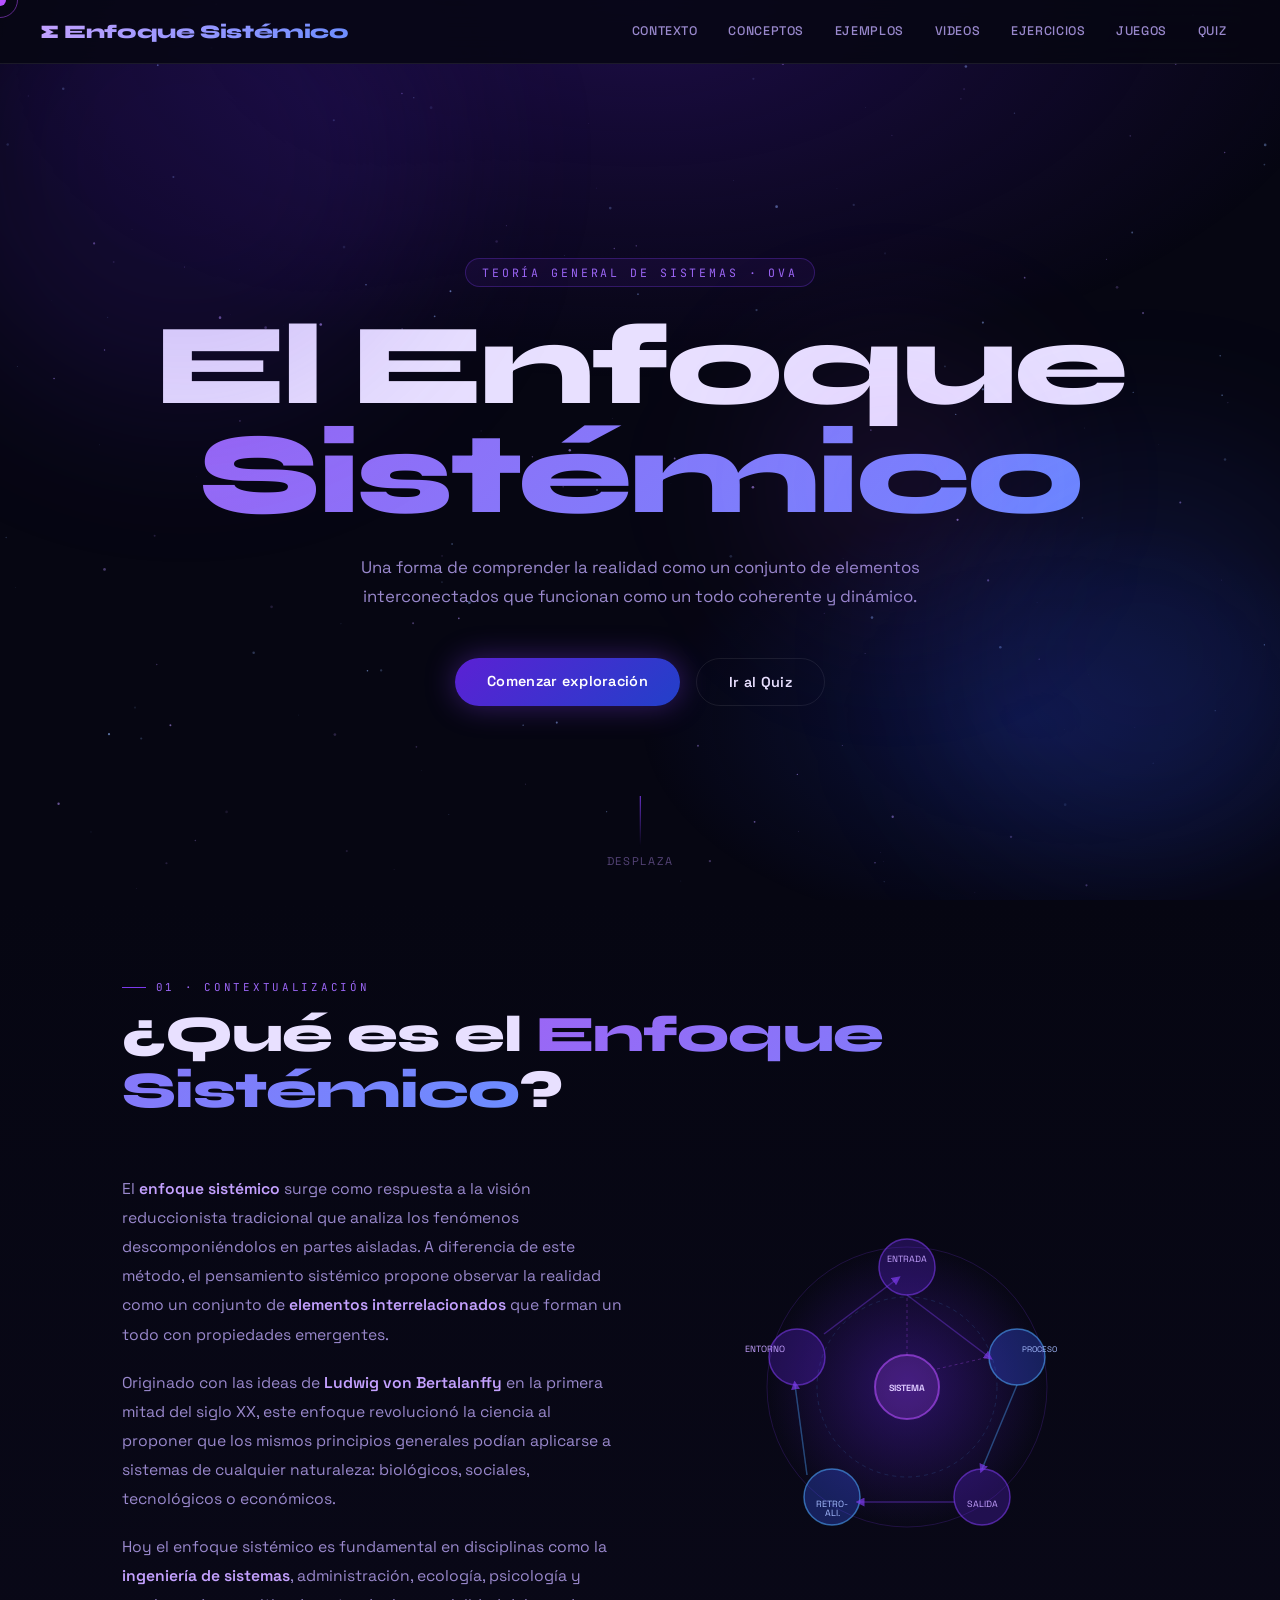
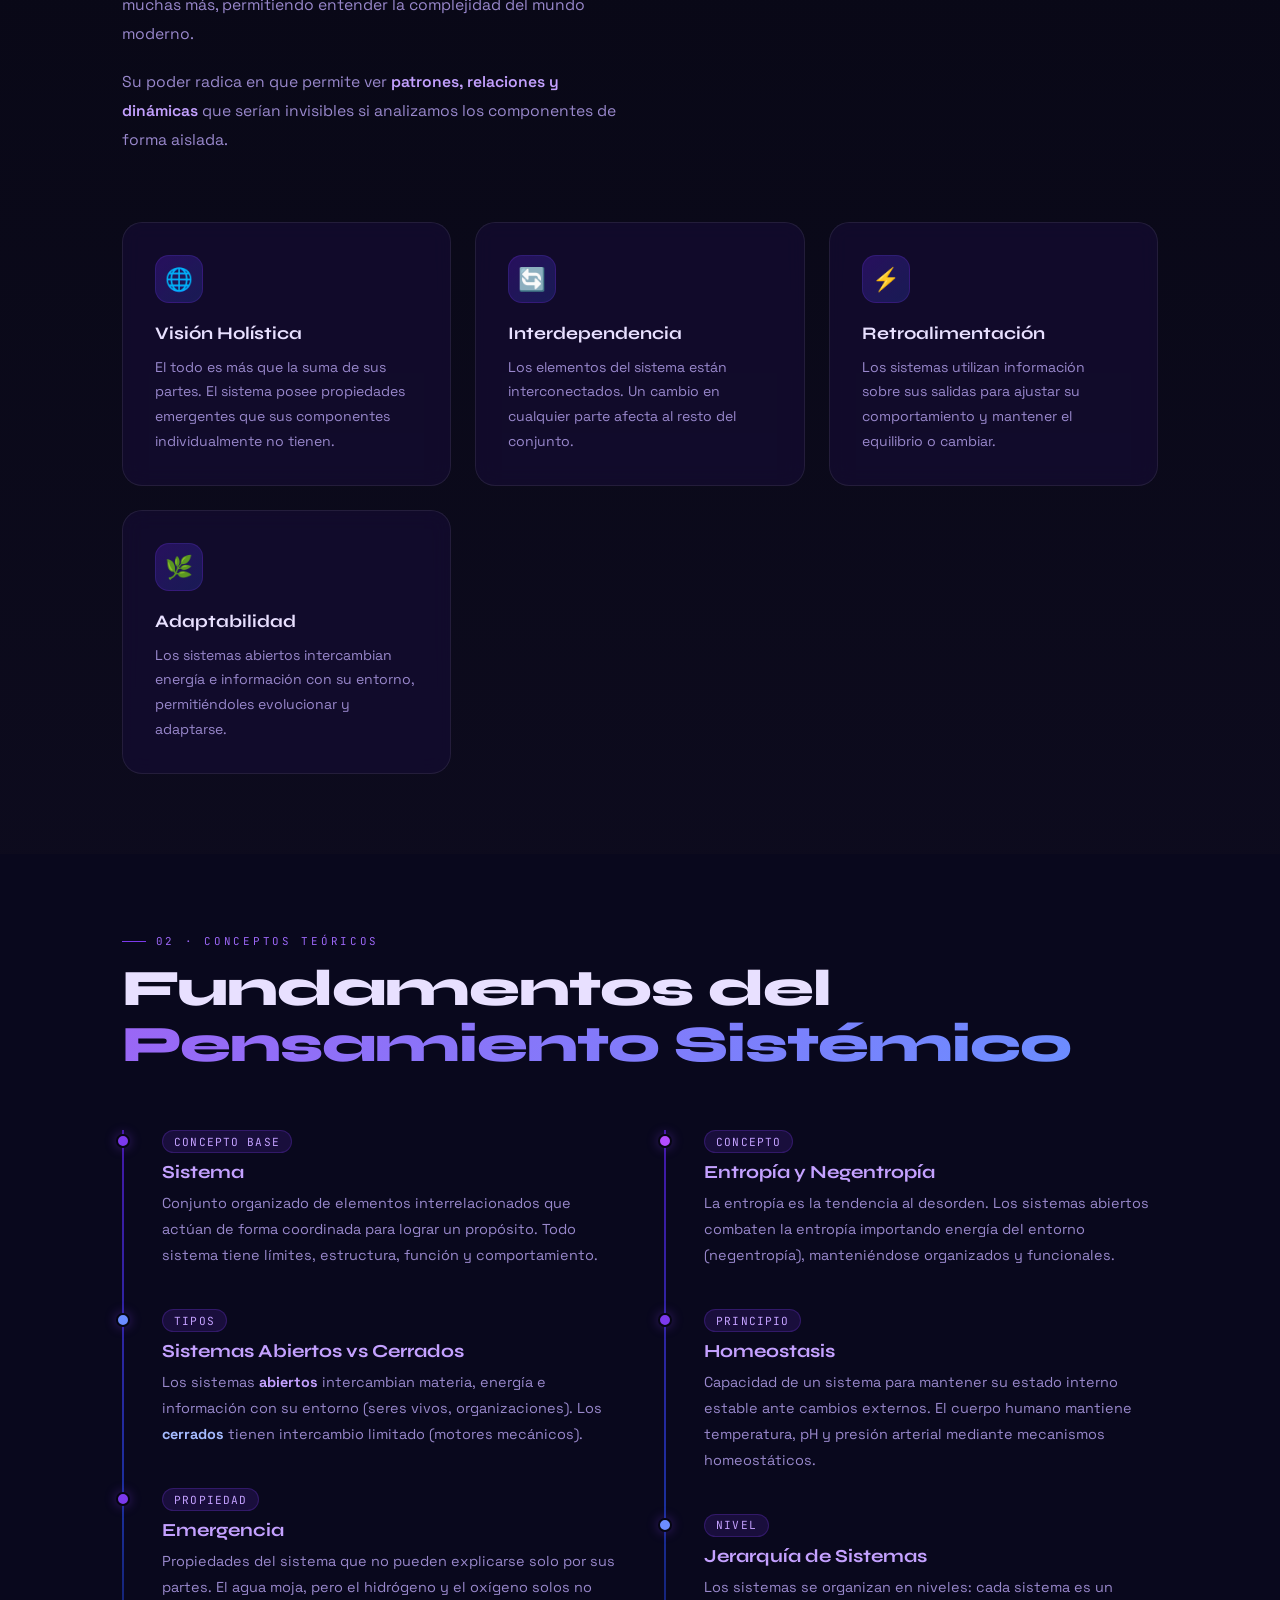
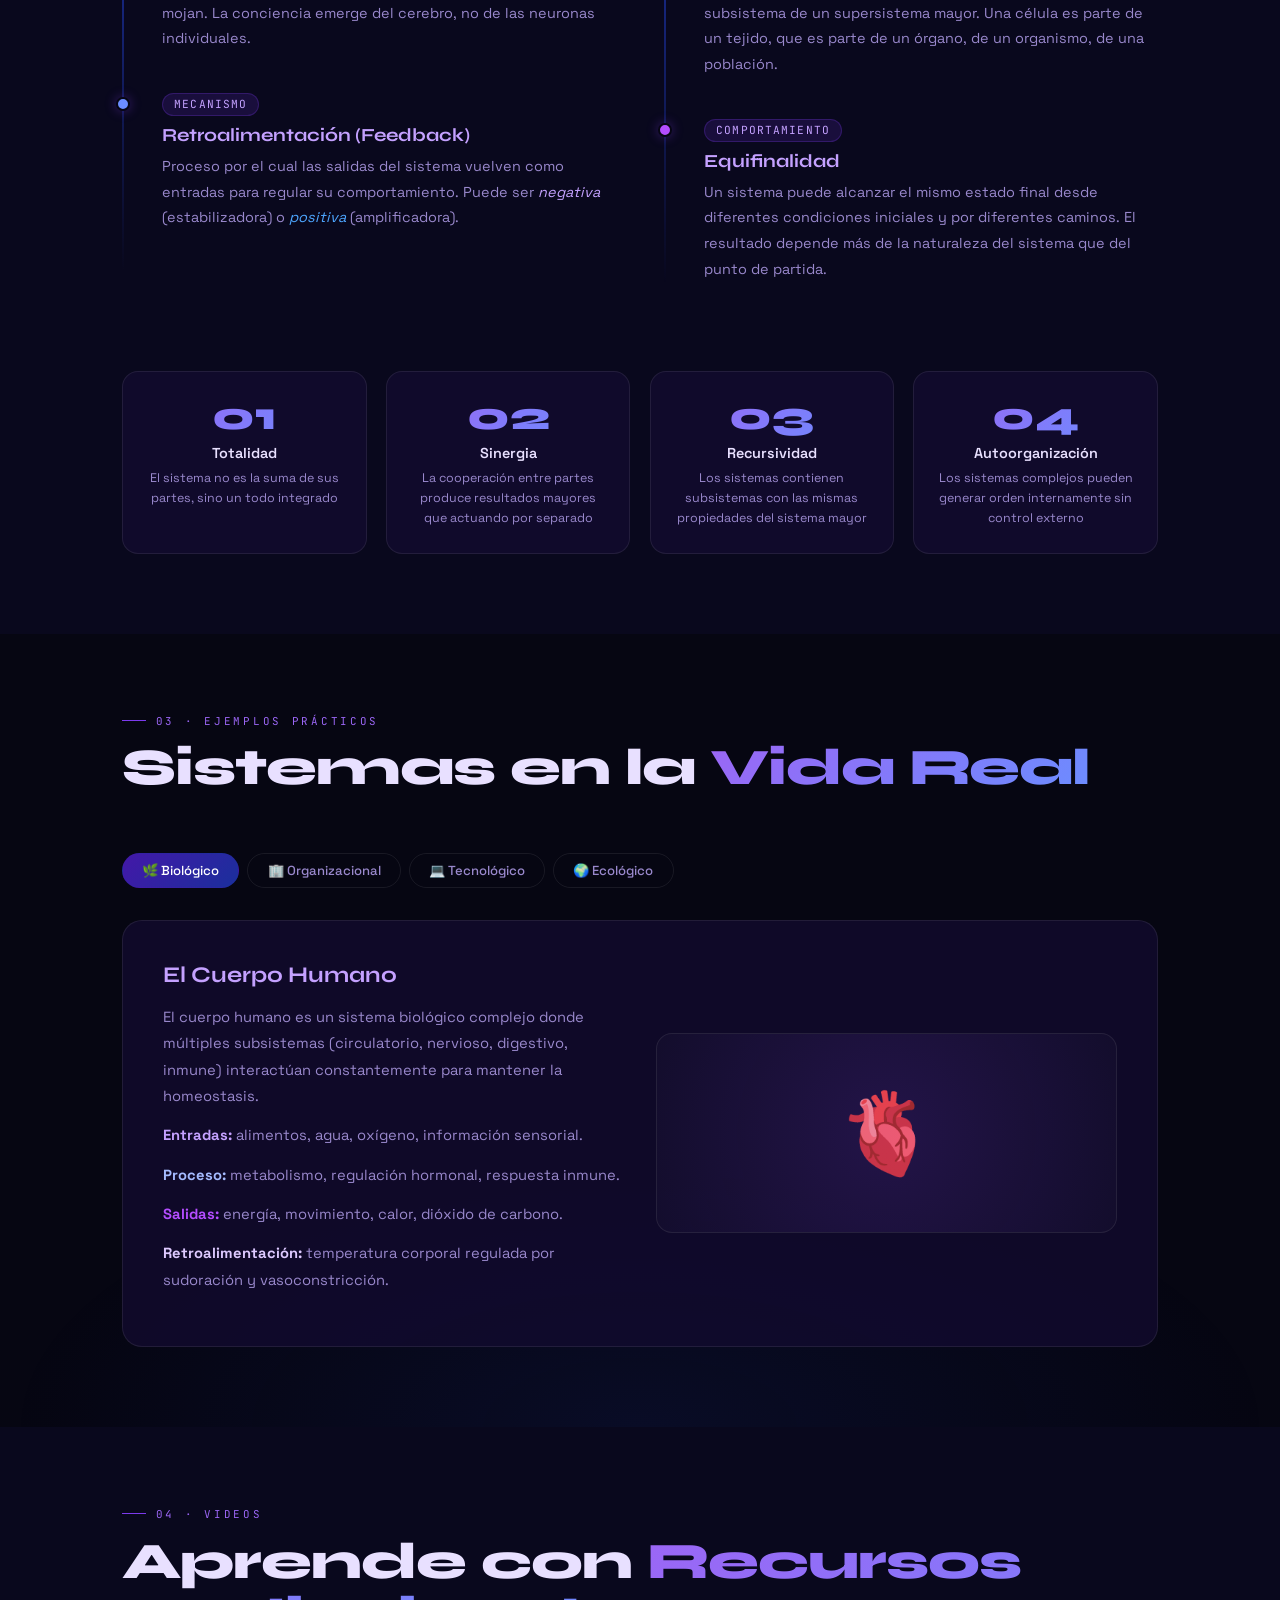
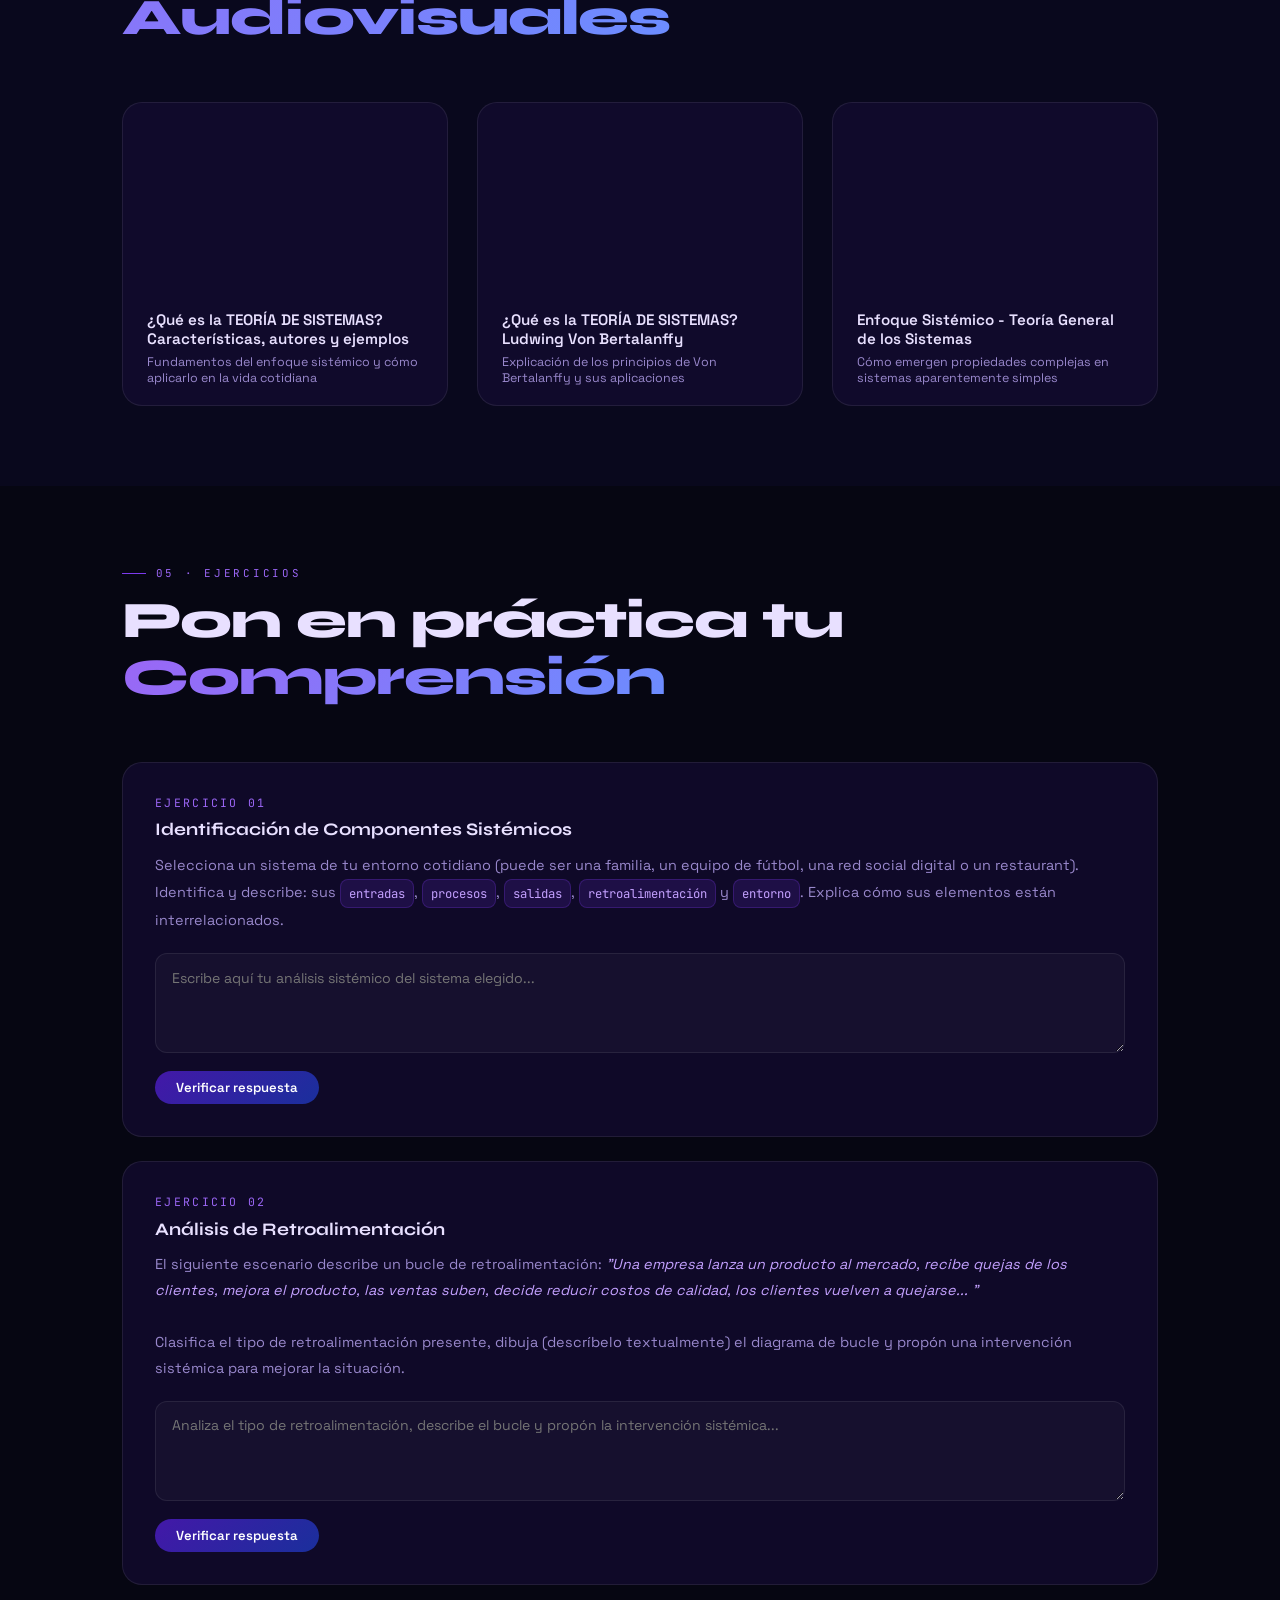
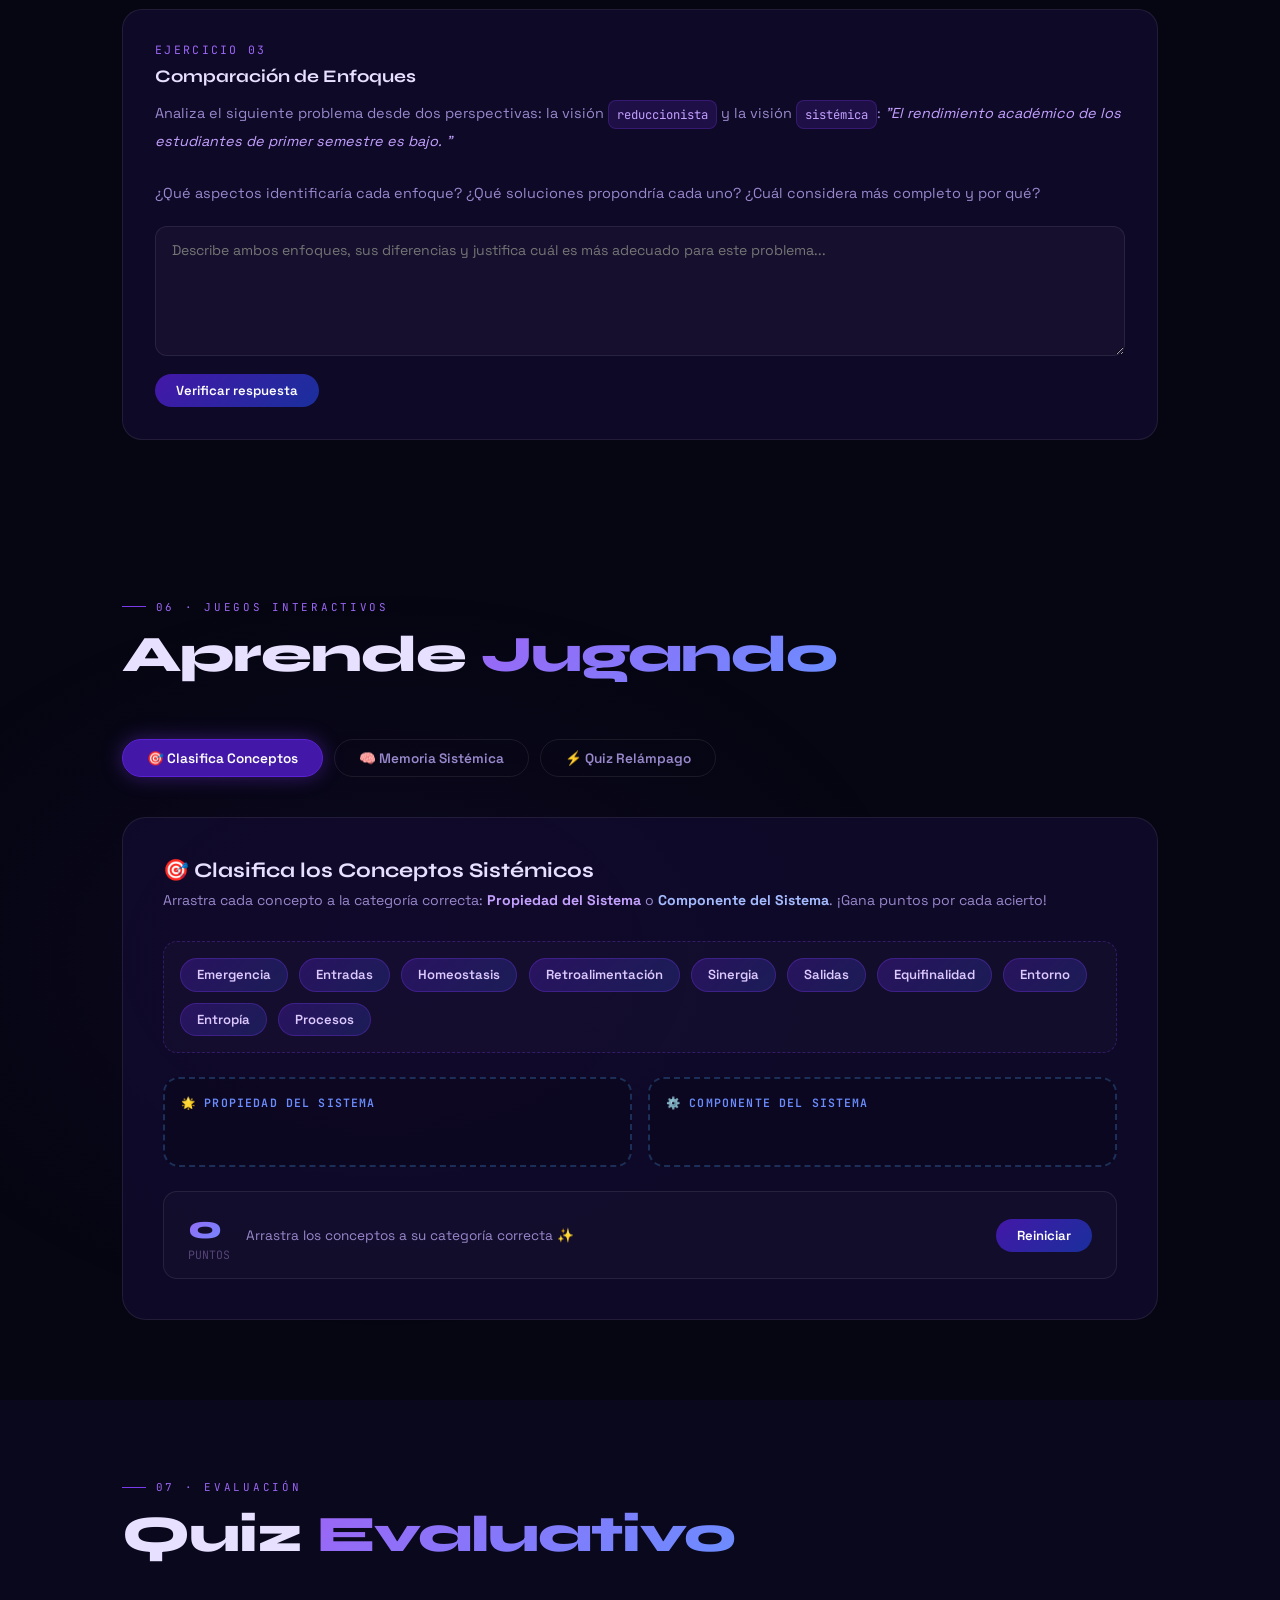
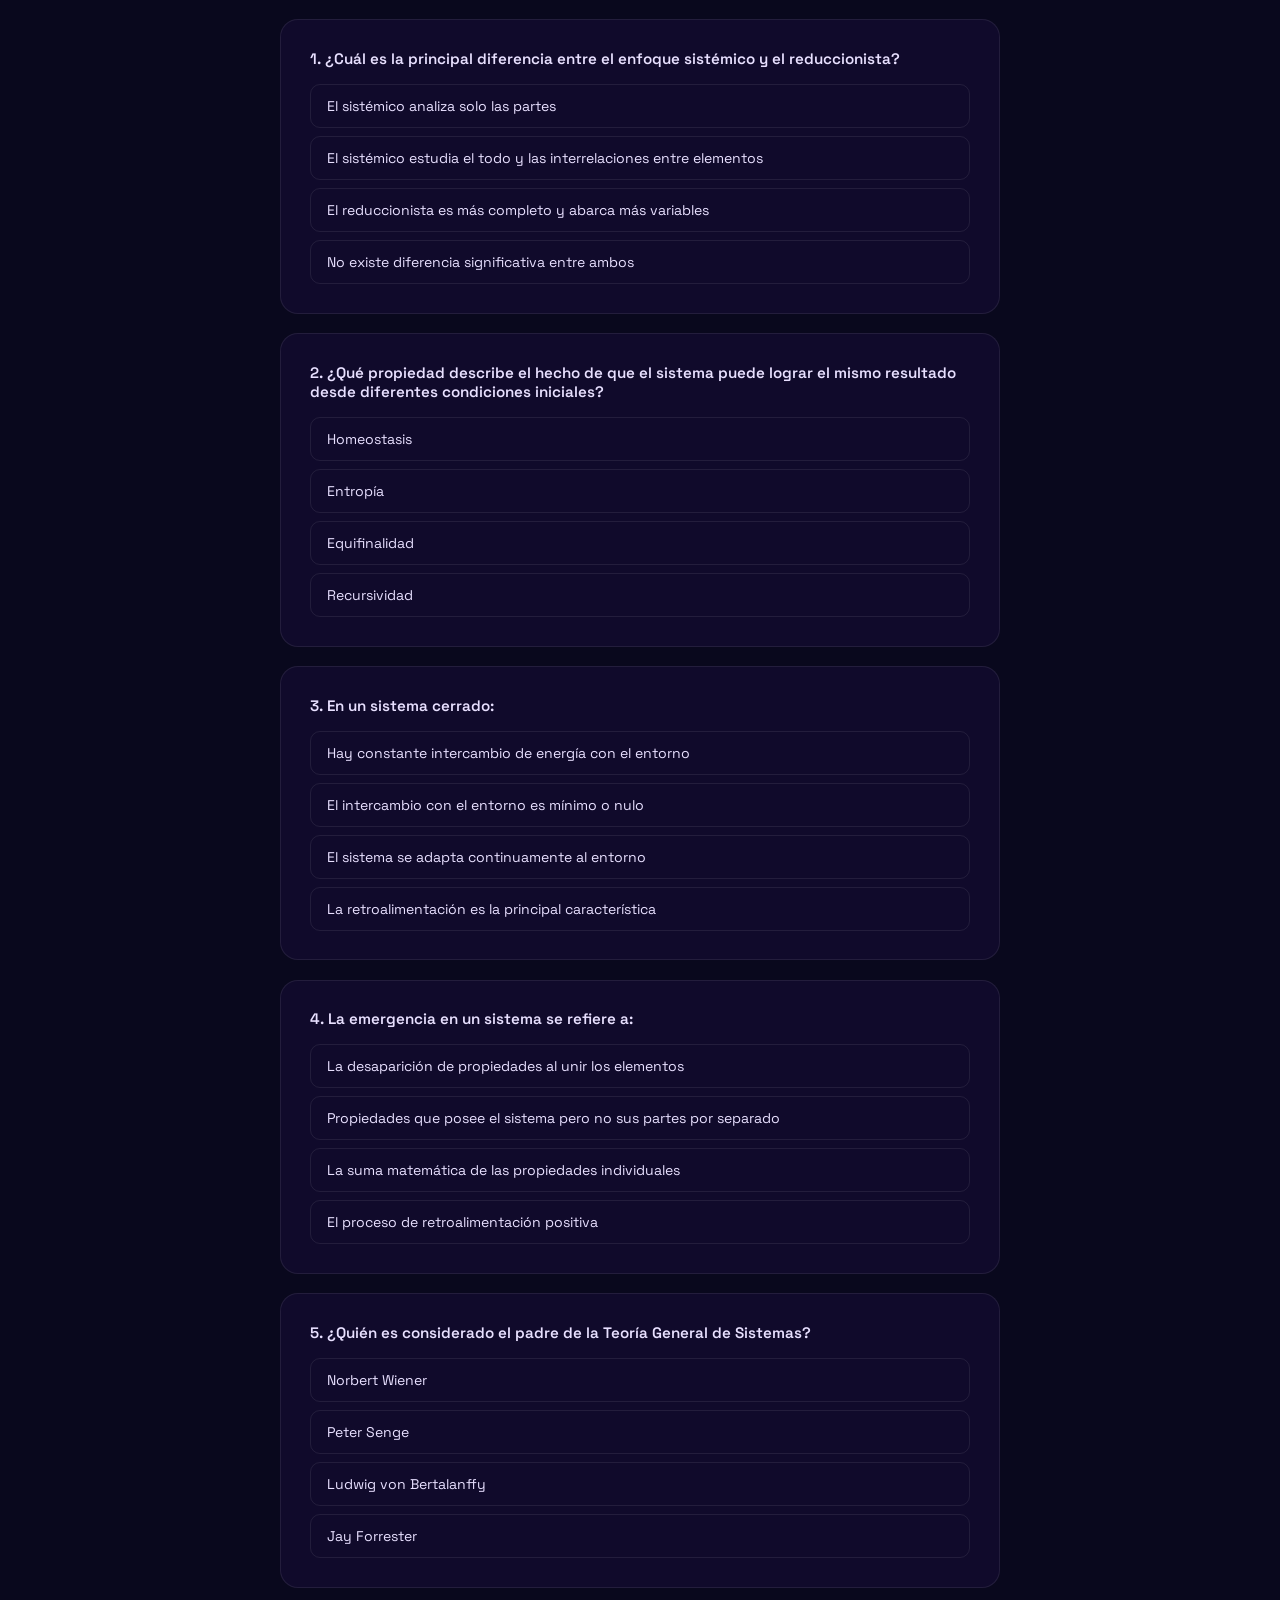
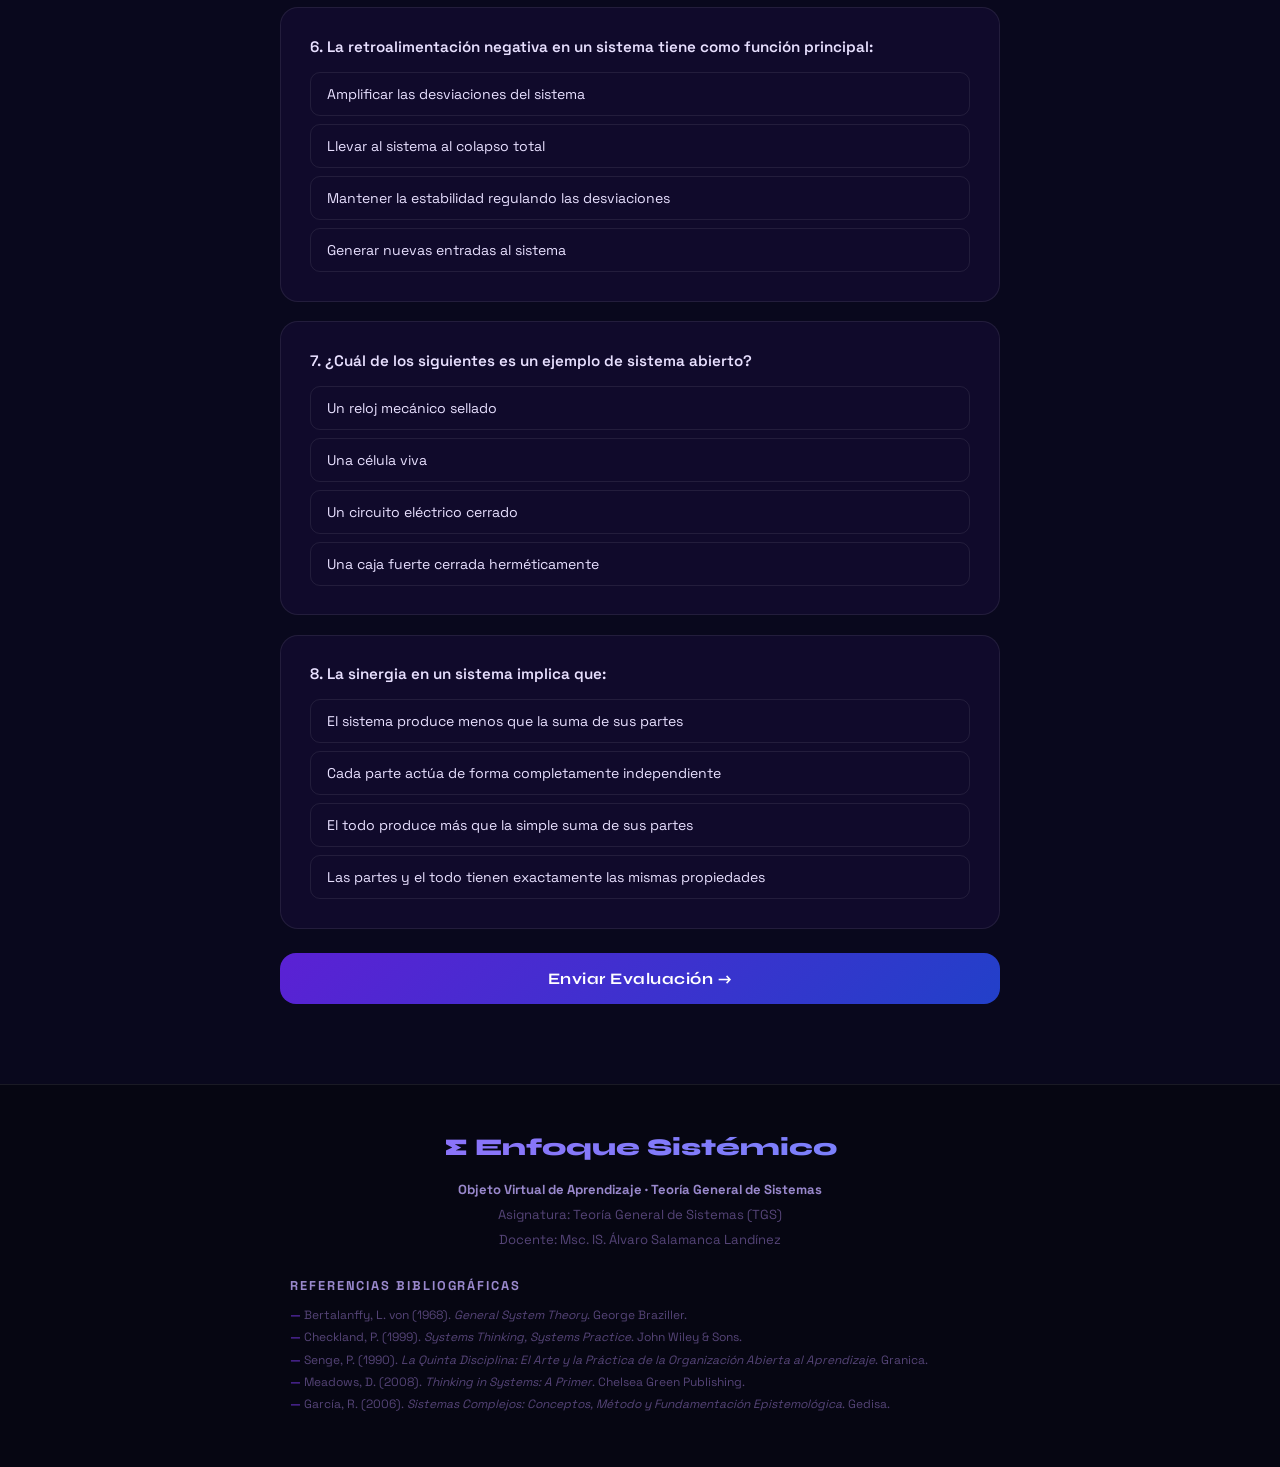
<file: ova juan camilo santelis/el_jueguiño_mas_bambero_de_santelis.html>
<!DOCTYPE html>
<html lang="es">

<head>
    <meta charset="UTF-8">
    <meta name="viewport" content="width=device-width, initial-scale=1.0">
    <title>Enfoque Sistémico · TGS</title>
    <link href="https://fonts.googleapis.com/css2?family=Space+Grotesk:wght@300;400;500;600;700&family=Syne:wght@400;600;700;800&family=JetBrains+Mono:wght@300;400&display=swap" rel="stylesheet">
    <style>
         :root {
            --ink: #09090f;
            --deep: #0d0b1e;
            --void: #060612;
            --violet-900: #1a0a3d;
            --violet-800: #2d1169;
            --violet-700: #4318a8;
            --violet-600: #5b21d4;
            --violet-500: #7c3aed;
            --violet-400: #9b66f5;
            --violet-300: #c4a1ff;
            --violet-200: #ddc9ff;
            --blue-900: #0a0f2e;
            --blue-800: #111b5c;
            --blue-700: #1a2f9c;
            --blue-600: #2240c9;
            --blue-500: #3b5bff;
            --blue-400: #6b8dff;
            --blue-300: #a5bbff;
            --accent: #b44dff;
            --accent2: #4da6ff;
            --glow: rgba(124, 58, 237, 0.4);
            --glow2: rgba(77, 166, 255, 0.3);
            --text: #e8e0ff;
            --text-dim: #9988cc;
            --text-faint: #554477;
            --glass: rgba(255, 255, 255, 0.04);
            --glass-border: rgba(255, 255, 255, 0.08);
            --card-bg: rgba(20, 12, 50, 0.7);
        }
        
        *,
        *::before,
        *::after {
            margin: 0;
            padding: 0;
            box-sizing: border-box;
        }
        
        html {
            scroll-behavior: smooth;
        }
        
        body {
            background: var(--void);
            color: var(--text);
            font-family: 'Space Grotesk', sans-serif;
            overflow-x: hidden;
            cursor: none;
        }
        /* CURSOR */
        
        .cursor {
            position: fixed;
            width: 12px;
            height: 12px;
            border-radius: 50%;
            background: var(--accent);
            pointer-events: none;
            z-index: 9999;
            transform: translate(-50%, -50%);
            transition: transform 0.1s;
            mix-blend-mode: screen;
        }
        
        .cursor-ring {
            position: fixed;
            width: 36px;
            height: 36px;
            border-radius: 50%;
            border: 1px solid rgba(180, 77, 255, 0.5);
            pointer-events: none;
            z-index: 9998;
            transform: translate(-50%, -50%);
            transition: transform 0.15s, width 0.2s, height 0.2s;
        }
        /* CANVAS STARS */
        
        #starfield {
            position: fixed;
            top: 0;
            left: 0;
            width: 100%;
            height: 100%;
            z-index: 0;
            pointer-events: none;
        }
        /* NAV */
        
        nav {
            position: fixed;
            top: 0;
            left: 0;
            right: 0;
            z-index: 100;
            display: flex;
            align-items: center;
            justify-content: space-between;
            padding: 1rem 2.5rem;
            background: rgba(6, 6, 18, 0.85);
            backdrop-filter: blur(20px);
            border-bottom: 1px solid var(--glass-border);
        }
        
        .nav-logo {
            font-family: 'Syne', sans-serif;
            font-size: 1.2rem;
            font-weight: 800;
            background: linear-gradient(135deg, var(--violet-300), var(--blue-400));
            -webkit-background-clip: text;
            -webkit-text-fill-color: transparent;
            letter-spacing: -0.02em;
        }
        
        .nav-links {
            display: flex;
            gap: 0.2rem;
        }
        
        .nav-links a {
            color: var(--text-dim);
            text-decoration: none;
            font-size: 0.78rem;
            font-weight: 500;
            letter-spacing: 0.05em;
            text-transform: uppercase;
            padding: 0.4rem 0.8rem;
            border-radius: 20px;
            transition: all 0.2s;
            border: 1px solid transparent;
        }
        
        .nav-links a:hover {
            color: var(--text);
            background: var(--glass);
            border-color: var(--glass-border);
        }
        /* SECTIONS */
        
        section {
            position: relative;
            z-index: 1;
        }
        /* HERO */
        
        #hero {
            min-height: 100vh;
            display: flex;
            flex-direction: column;
            align-items: center;
            justify-content: center;
            text-align: center;
            padding: 8rem 2rem 4rem;
            background: radial-gradient(ellipse 80% 60% at 50% 0%, rgba(43, 17, 105, 0.6) 0%, transparent 70%), radial-gradient(ellipse 50% 40% at 80% 80%, rgba(26, 47, 156, 0.3) 0%, transparent 60%);
        }
        
        .hero-label {
            font-family: 'JetBrains Mono', monospace;
            font-size: 0.72rem;
            letter-spacing: 0.25em;
            color: var(--violet-400);
            text-transform: uppercase;
            margin-bottom: 1.5rem;
            padding: 0.35rem 1rem;
            border: 1px solid rgba(124, 58, 237, 0.3);
            border-radius: 20px;
            display: inline-block;
            background: rgba(124, 58, 237, 0.08);
        }
        
        .hero-title {
            font-family: 'Syne', sans-serif;
            font-size: clamp(3rem, 9vw, 7.5rem);
            font-weight: 800;
            line-height: 0.95;
            letter-spacing: -0.03em;
            margin-bottom: 1.5rem;
        }
        
        .hero-title .line1 {
            display: block;
            color: var(--text);
        }
        
        .hero-title .line2 {
            display: block;
            background: linear-gradient(135deg, var(--violet-400) 0%, var(--blue-400) 50%, var(--violet-300) 100%);
            -webkit-background-clip: text;
            -webkit-text-fill-color: transparent;
            background-size: 200% 200%;
            animation: gradShift 4s ease infinite;
        }
        
        @keyframes gradShift {
            0%,
            100% {
                background-position: 0% 50%
            }
            50% {
                background-position: 100% 50%
            }
        }
        
        .hero-sub {
            max-width: 560px;
            color: var(--text-dim);
            font-size: 1.05rem;
            line-height: 1.7;
            margin-bottom: 3rem;
        }
        
        .hero-cta {
            display: flex;
            gap: 1rem;
            flex-wrap: wrap;
            justify-content: center;
        }
        
        .btn-primary {
            padding: 0.85rem 2rem;
            border-radius: 50px;
            background: linear-gradient(135deg, var(--violet-600), var(--blue-600));
            color: #fff;
            font-weight: 600;
            font-size: 0.9rem;
            text-decoration: none;
            border: none;
            cursor: pointer;
            box-shadow: 0 0 30px var(--glow);
            transition: all 0.3s;
            letter-spacing: 0.02em;
        }
        
        .btn-primary:hover {
            transform: translateY(-2px);
            box-shadow: 0 0 50px var(--glow);
        }
        
        .btn-outline {
            padding: 0.85rem 2rem;
            border-radius: 50px;
            background: transparent;
            color: var(--text);
            font-weight: 600;
            font-size: 0.9rem;
            text-decoration: none;
            border: 1px solid var(--glass-border);
            cursor: pointer;
            transition: all 0.3s;
            letter-spacing: 0.02em;
        }
        
        .btn-outline:hover {
            background: var(--glass);
            border-color: var(--violet-600);
        }
        /* ORB ANIMATION */
        
        .hero-orb {
            position: absolute;
            border-radius: 50%;
            filter: blur(80px);
            pointer-events: none;
            animation: float 8s ease-in-out infinite;
        }
        
        .orb1 {
            width: 500px;
            height: 500px;
            background: rgba(91, 33, 212, 0.15);
            top: -10%;
            left: -5%;
            animation-delay: 0s;
        }
        
        .orb2 {
            width: 400px;
            height: 400px;
            background: rgba(59, 91, 255, 0.12);
            bottom: 5%;
            right: -5%;
            animation-delay: -3s;
        }
        
        .orb3 {
            width: 250px;
            height: 250px;
            background: rgba(180, 77, 255, 0.1);
            top: 40%;
            left: 60%;
            animation-delay: -6s;
        }
        
        @keyframes float {
            0%,
            100% {
                transform: translateY(0) scale(1)
            }
            50% {
                transform: translateY(-30px) scale(1.05)
            }
        }
        /* SCROLL INDICATOR */
        
        .scroll-hint {
            position: absolute;
            bottom: 2rem;
            left: 50%;
            transform: translateX(-50%);
            display: flex;
            flex-direction: column;
            align-items: center;
            gap: 0.5rem;
            color: var(--text-faint);
            font-size: 0.7rem;
            letter-spacing: 0.15em;
            text-transform: uppercase;
        }
        
        .scroll-line {
            width: 1px;
            height: 50px;
            background: linear-gradient(to bottom, var(--violet-500), transparent);
            animation: scrollPulse 2s ease-in-out infinite;
        }
        
        @keyframes scrollPulse {
            0%,
            100% {
                opacity: 0.3
            }
            50% {
                opacity: 1
            }
        }
        /* WRAPPER */
        
        .section-wrap {
            max-width: 1100px;
            margin: 0 auto;
            padding: 5rem 2rem;
        }
        /* SECTION HEADER */
        
        .section-header {
            margin-bottom: 3.5rem;
        }
        
        .section-tag {
            font-family: 'JetBrains Mono', monospace;
            font-size: 0.68rem;
            letter-spacing: 0.25em;
            color: var(--violet-400);
            text-transform: uppercase;
            display: flex;
            align-items: center;
            gap: 0.6rem;
            margin-bottom: 0.8rem;
        }
        
        .section-tag::before {
            content: '';
            display: block;
            width: 24px;
            height: 1px;
            background: var(--violet-500);
        }
        
        .section-title {
            font-family: 'Syne', sans-serif;
            font-size: clamp(2rem, 4vw, 3.2rem);
            font-weight: 800;
            letter-spacing: -0.02em;
            line-height: 1.1;
        }
        
        .section-title span {
            background: linear-gradient(135deg, var(--violet-400), var(--blue-400));
            -webkit-background-clip: text;
            -webkit-text-fill-color: transparent;
        }
        /* CONTEXT */
        
        #contextualizacion {
            background: linear-gradient(180deg, var(--void) 0%, rgba(13, 11, 30, 0.98) 100%);
        }
        
        .context-grid {
            display: grid;
            grid-template-columns: 1fr 1fr;
            gap: 2rem;
            align-items: start;
        }
        
        .context-text p {
            color: var(--text-dim);
            line-height: 1.85;
            font-size: 0.98rem;
            margin-bottom: 1.2rem;
        }
        
        .context-text p strong {
            color: var(--violet-300);
            font-weight: 600;
        }
        
        .context-visual {
            position: relative;
            padding: 2rem;
        }
        
        .sys-diagram {
            width: 100%;
            aspect-ratio: 1;
            max-width: 360px;
            margin: 0 auto;
            display: block;
        }
        /* CARDS */
        
        .cards-grid {
            display: grid;
            grid-template-columns: repeat(auto-fit, minmax(280px, 1fr));
            gap: 1.5rem;
        }
        
        .card {
            background: var(--card-bg);
            border: 1px solid var(--glass-border);
            border-radius: 20px;
            padding: 2rem;
            backdrop-filter: blur(10px);
            transition: all 0.3s;
            position: relative;
            overflow: hidden;
        }
        
        .card::before {
            content: '';
            position: absolute;
            top: 0;
            left: 0;
            right: 0;
            height: 2px;
            background: linear-gradient(90deg, var(--violet-600), var(--blue-500), transparent);
            opacity: 0;
            transition: opacity 0.3s;
        }
        
        .card:hover {
            transform: translateY(-6px);
            border-color: rgba(124, 58, 237, 0.3);
        }
        
        .card:hover::before {
            opacity: 1;
        }
        
        .card-icon {
            width: 48px;
            height: 48px;
            border-radius: 14px;
            background: linear-gradient(135deg, rgba(91, 33, 212, 0.3), rgba(59, 91, 255, 0.2));
            display: flex;
            align-items: center;
            justify-content: center;
            font-size: 1.4rem;
            margin-bottom: 1.2rem;
            border: 1px solid rgba(124, 58, 237, 0.2);
        }
        
        .card h3 {
            font-family: 'Syne', sans-serif;
            font-size: 1.1rem;
            font-weight: 700;
            margin-bottom: 0.7rem;
            color: var(--text);
        }
        
        .card p {
            color: var(--text-dim);
            font-size: 0.88rem;
            line-height: 1.75;
        }
        /* CONCEPTOS - TIMELINE */
        
        #conceptos {
            background: rgba(10, 9, 30, 0.98);
        }
        
        .timeline {
            position: relative;
            padding-left: 2.5rem;
        }
        
        .timeline::before {
            content: '';
            position: absolute;
            left: 0;
            top: 0;
            bottom: 0;
            width: 2px;
            background: linear-gradient(to bottom, var(--violet-700), var(--blue-700), transparent);
        }
        
        .timeline-item {
            position: relative;
            margin-bottom: 2.5rem;
            opacity: 0;
            transform: translateX(-20px);
            animation: slideIn 0.5s forwards;
        }
        
        @keyframes slideIn {
            to {
                opacity: 1;
                transform: none;
            }
        }
        
        .timeline-dot {
            position: absolute;
            left: -2.85rem;
            top: 0.3rem;
            width: 14px;
            height: 14px;
            border-radius: 50%;
            background: var(--violet-500);
            border: 2px solid var(--void);
            box-shadow: 0 0 12px var(--glow);
        }
        
        .timeline-item h3 {
            font-family: 'Syne', sans-serif;
            font-size: 1.15rem;
            font-weight: 700;
            color: var(--violet-300);
            margin-bottom: 0.5rem;
        }
        
        .timeline-item p {
            color: var(--text-dim);
            font-size: 0.9rem;
            line-height: 1.8;
        }
        
        .concept-badge {
            display: inline-block;
            padding: 0.2rem 0.7rem;
            border-radius: 20px;
            background: rgba(124, 58, 237, 0.15);
            border: 1px solid rgba(124, 58, 237, 0.25);
            font-size: 0.7rem;
            font-family: 'JetBrains Mono', monospace;
            color: var(--violet-300);
            letter-spacing: 0.1em;
            margin-bottom: 0.5rem;
        }
        /* PROPIEDADES */
        
        .props-grid {
            display: grid;
            grid-template-columns: repeat(auto-fit, minmax(220px, 1fr));
            gap: 1.2rem;
        }
        
        .prop-card {
            background: var(--card-bg);
            border: 1px solid var(--glass-border);
            border-radius: 16px;
            padding: 1.5rem;
            text-align: center;
            transition: all 0.3s;
            cursor: default;
        }
        
        .prop-card:hover {
            border-color: rgba(77, 166, 255, 0.3);
            box-shadow: 0 0 30px var(--glow2);
        }
        
        .prop-num {
            font-family: 'Syne', sans-serif;
            font-size: 2.5rem;
            font-weight: 800;
            background: linear-gradient(135deg, var(--violet-400), var(--blue-400));
            -webkit-background-clip: text;
            -webkit-text-fill-color: transparent;
            line-height: 1;
        }
        
        .prop-card h4 {
            font-size: 0.9rem;
            font-weight: 600;
            margin: 0.5rem 0 0.4rem;
            color: var(--text);
        }
        
        .prop-card p {
            font-size: 0.78rem;
            color: var(--text-dim);
            line-height: 1.6;
        }
        /* EJEMPLOS */
        
        #ejemplos {
            background: radial-gradient(ellipse 70% 50% at 50% 100%, rgba(26, 47, 156, 0.15) 0%, transparent 70%);
        }
        
        .examples-tabs {
            display: flex;
            gap: 0.5rem;
            margin-bottom: 2rem;
            flex-wrap: wrap;
        }
        
        .tab-btn {
            padding: 0.5rem 1.2rem;
            border-radius: 25px;
            border: 1px solid var(--glass-border);
            background: transparent;
            color: var(--text-dim);
            font-family: 'Space Grotesk', sans-serif;
            font-size: 0.82rem;
            font-weight: 500;
            cursor: pointer;
            transition: all 0.2s;
        }
        
        .tab-btn.active {
            background: linear-gradient(135deg, var(--violet-700), var(--blue-700));
            color: #fff;
            border-color: transparent;
        }
        
        .tab-btn:hover:not(.active) {
            border-color: var(--violet-600);
            color: var(--text);
        }
        
        .tab-panel {
            display: none;
        }
        
        .tab-panel.active {
            display: block;
            animation: fadeIn 0.3s;
        }
        
        @keyframes fadeIn {
            from {
                opacity: 0;
                transform: translateY(8px)
            }
            to {
                opacity: 1;
                transform: none
            }
        }
        
        .example-card {
            background: var(--card-bg);
            border: 1px solid var(--glass-border);
            border-radius: 20px;
            padding: 2.5rem;
            display: grid;
            grid-template-columns: 1fr 1fr;
            gap: 2rem;
            align-items: center;
        }
        
        .example-card h3 {
            font-family: 'Syne', sans-serif;
            font-size: 1.4rem;
            font-weight: 700;
            margin-bottom: 1rem;
            color: var(--violet-300);
        }
        
        .example-card p {
            color: var(--text-dim);
            line-height: 1.8;
            font-size: 0.92rem;
            margin-bottom: 0.8rem;
        }
        
        .example-visual {
            display: flex;
            align-items: center;
            justify-content: center;
            min-height: 200px;
            border-radius: 16px;
            background: rgba(255, 255, 255, 0.02);
            border: 1px solid var(--glass-border);
            font-size: 5rem;
            position: relative;
            overflow: hidden;
        }
        
        .example-visual::after {
            content: '';
            position: absolute;
            inset: 0;
            background: radial-gradient(circle at center, rgba(124, 58, 237, 0.15), transparent);
        }
        /* VIDEOS */
        
        #videos {
            background: rgba(10, 9, 30, 0.98);
        }
        
        .videos-grid {
            display: grid;
            grid-template-columns: repeat(auto-fit, minmax(320px, 1fr));
            gap: 1.8rem;
        }
        
        .video-wrapper {
            border-radius: 20px;
            overflow: hidden;
            border: 1px solid var(--glass-border);
            transition: all 0.3s;
            background: var(--card-bg);
        }
        
        .video-wrapper:hover {
            border-color: rgba(124, 58, 237, 0.4);
            box-shadow: 0 0 40px var(--glow);
        }
        
        .video-thumb {
            position: relative;
            aspect-ratio: 16/9;
        }
        
        .video-thumb iframe {
            width: 100%;
            height: 100%;
            border: none;
        }
        
        .video-info {
            padding: 1.2rem 1.5rem;
        }
        
        .video-info h4 {
            font-size: 0.95rem;
            font-weight: 600;
            margin-bottom: 0.4rem;
        }
        
        .video-info p {
            font-size: 0.78rem;
            color: var(--text-dim);
        }
        /* EJERCICIOS */
        
        #ejercicios {
            background: var(--void);
        }
        
        .exercises-list {
            display: grid;
            gap: 1.5rem;
        }
        
        .exercise-item {
            background: var(--card-bg);
            border: 1px solid var(--glass-border);
            border-radius: 20px;
            padding: 2rem;
        }
        
        .exercise-num {
            font-family: 'JetBrains Mono', monospace;
            font-size: 0.72rem;
            color: var(--violet-400);
            letter-spacing: 0.2em;
            margin-bottom: 0.6rem;
        }
        
        .exercise-item h3 {
            font-family: 'Syne', sans-serif;
            font-size: 1.1rem;
            font-weight: 700;
            margin-bottom: 0.8rem;
        }
        
        .exercise-item p {
            color: var(--text-dim);
            font-size: 0.9rem;
            line-height: 1.8;
            margin-bottom: 1.2rem;
        }
        
        .exercise-textarea {
            width: 100%;
            min-height: 100px;
            background: rgba(255, 255, 255, 0.03);
            border: 1px solid var(--glass-border);
            border-radius: 12px;
            color: var(--text);
            font-family: 'Space Grotesk', sans-serif;
            font-size: 0.88rem;
            padding: 0.9rem 1rem;
            resize: vertical;
            outline: none;
            transition: border-color 0.2s;
        }
        
        .exercise-textarea:focus {
            border-color: var(--violet-600);
        }
        
        .btn-small {
            padding: 0.5rem 1.3rem;
            border-radius: 25px;
            font-size: 0.82rem;
            background: linear-gradient(135deg, var(--violet-700), var(--blue-700));
            color: #fff;
            border: none;
            cursor: pointer;
            font-family: 'Space Grotesk', sans-serif;
            font-weight: 600;
            margin-top: 0.8rem;
            transition: all 0.2s;
        }
        
        .btn-small:hover {
            opacity: 0.85;
            transform: translateY(-1px);
        }
        
        .feedback-msg {
            margin-top: 0.7rem;
            font-size: 0.82rem;
            color: var(--violet-300);
            display: none;
            font-style: italic;
        }
        /* JUEGOS */
        
        #juegos {
            background: radial-gradient(ellipse 60% 60% at 30% 50%, rgba(43, 17, 105, 0.15) 0%, transparent 70%);
        }
        
        .games-nav {
            display: flex;
            gap: 0.7rem;
            margin-bottom: 2.5rem;
            flex-wrap: wrap;
        }
        
        .game-nav-btn {
            padding: 0.6rem 1.5rem;
            border-radius: 30px;
            border: 1px solid var(--glass-border);
            background: transparent;
            color: var(--text-dim);
            font-family: 'Space Grotesk', sans-serif;
            font-size: 0.85rem;
            font-weight: 600;
            cursor: pointer;
            transition: all 0.25s;
        }
        
        .game-nav-btn.active {
            background: var(--violet-700);
            color: #fff;
            border-color: var(--violet-600);
            box-shadow: 0 0 20px var(--glow);
        }
        
        .game-nav-btn:hover:not(.active) {
            border-color: var(--violet-500);
            color: var(--text);
        }
        
        .game-container {
            display: none;
        }
        
        .game-container.active {
            display: block;
            animation: fadeIn 0.3s;
        }
        /* GAME 1: Drag & Drop */
        
        .game-box {
            background: var(--card-bg);
            border: 1px solid var(--glass-border);
            border-radius: 24px;
            padding: 2.5rem;
        }
        
        .game-box h3 {
            font-family: 'Syne', sans-serif;
            font-size: 1.3rem;
            font-weight: 700;
            margin-bottom: 0.5rem;
        }
        
        .game-box .game-desc {
            color: var(--text-dim);
            font-size: 0.88rem;
            margin-bottom: 2rem;
        }
        
        .drag-area {
            display: flex;
            flex-wrap: wrap;
            gap: 0.7rem;
            margin-bottom: 1.5rem;
            min-height: 60px;
            padding: 1rem;
            border-radius: 14px;
            border: 1px dashed rgba(124, 58, 237, 0.3);
            background: rgba(255, 255, 255, 0.02);
        }
        
        .drag-item {
            padding: 0.45rem 1rem;
            border-radius: 25px;
            font-size: 0.82rem;
            font-weight: 600;
            cursor: grab;
            user-select: none;
            transition: all 0.2s;
            background: linear-gradient(135deg, rgba(91, 33, 212, 0.3), rgba(59, 91, 255, 0.2));
            border: 1px solid rgba(124, 58, 237, 0.3);
            color: var(--violet-200);
        }
        
        .drag-item:hover {
            transform: scale(1.05);
            box-shadow: 0 0 15px var(--glow);
        }
        
        .drag-item.dragging {
            opacity: 0.5;
            cursor: grabbing;
        }
        
        .drop-zones {
            display: grid;
            grid-template-columns: 1fr 1fr;
            gap: 1rem;
        }
        
        .drop-zone {
            min-height: 90px;
            border-radius: 16px;
            padding: 1rem;
            border: 2px dashed rgba(77, 166, 255, 0.25);
            background: rgba(0, 0, 0, 0.2);
            transition: all 0.2s;
        }
        
        .drop-zone.dragover {
            border-color: var(--violet-500);
            background: rgba(124, 58, 237, 0.08);
        }
        
        .drop-zone-label {
            font-size: 0.72rem;
            font-weight: 600;
            text-transform: uppercase;
            letter-spacing: 0.1em;
            color: var(--blue-400);
            margin-bottom: 0.5rem;
            font-family: 'JetBrains Mono', monospace;
        }
        
        .game-score {
            display: flex;
            align-items: center;
            gap: 1rem;
            margin-top: 1.5rem;
            padding: 1rem 1.5rem;
            border-radius: 14px;
            background: rgba(255, 255, 255, 0.02);
            border: 1px solid var(--glass-border);
        }
        
        .score-val {
            font-family: 'Syne', sans-serif;
            font-size: 2rem;
            font-weight: 800;
            background: linear-gradient(135deg, var(--violet-400), var(--blue-400));
            -webkit-background-clip: text;
            -webkit-text-fill-color: transparent;
        }
        /* GAME 2: Memory */
        
        .memory-grid {
            display: grid;
            grid-template-columns: repeat(4, 1fr);
            gap: 0.8rem;
            max-width: 500px;
            margin: 0 auto 1.5rem;
        }
        
        .mem-card {
            aspect-ratio: 1;
            border-radius: 14px;
            cursor: pointer;
            position: relative;
            transform-style: preserve-3d;
            transition: transform 0.5s;
            user-select: none;
        }
        
        .mem-card.flipped {
            transform: rotateY(180deg);
        }
        
        .mem-card.matched {
            cursor: default;
        }
        
        .mem-front,
        .mem-back {
            position: absolute;
            inset: 0;
            border-radius: 14px;
            display: flex;
            align-items: center;
            justify-content: center;
            backface-visibility: hidden;
            font-size: 1.1rem;
            font-weight: 700;
            line-height: 1.2;
            text-align: center;
            padding: 0.4rem;
        }
        
        .mem-back {
            background: linear-gradient(135deg, var(--violet-800), var(--blue-800));
            border: 1px solid rgba(124, 58, 237, 0.3);
            font-size: 1.6rem;
        }
        
        .mem-front {
            background: var(--card-bg);
            border: 1px solid var(--glass-border);
            transform: rotateY(180deg);
            font-size: 0.72rem;
            color: var(--text-dim);
        }
        
        .mem-card.matched .mem-back {
            background: linear-gradient(135deg, rgba(91, 33, 212, 0.5), rgba(59, 91, 255, 0.4));
            box-shadow: 0 0 20px var(--glow);
        }
        
        .memory-stats {
            display: flex;
            gap: 2rem;
            justify-content: center;
            margin-bottom: 1.5rem;
            font-family: 'JetBrains Mono', monospace;
            font-size: 0.85rem;
            color: var(--text-dim);
        }
        
        .memory-stats span {
            color: var(--violet-300);
            font-weight: 700;
        }
        /* GAME 3: Quiz Rápido */
        
        .quick-quiz {
            max-width: 640px;
            margin: 0 auto;
        }
        
        .quiz-q {
            font-family: 'Syne', sans-serif;
            font-size: 1.2rem;
            font-weight: 700;
            margin-bottom: 1.5rem;
            line-height: 1.4;
        }
        
        .quiz-opts {
            display: grid;
            gap: 0.7rem;
            margin-bottom: 1.5rem;
        }
        
        .quiz-opt {
            padding: 0.85rem 1.3rem;
            border-radius: 14px;
            cursor: pointer;
            border: 1px solid var(--glass-border);
            background: rgba(255, 255, 255, 0.02);
            color: var(--text);
            font-size: 0.9rem;
            text-align: left;
            transition: all 0.2s;
            font-family: 'Space Grotesk', sans-serif;
        }
        
        .quiz-opt:hover:not(:disabled) {
            border-color: var(--violet-500);
            background: rgba(124, 58, 237, 0.08);
        }
        
        .quiz-opt.correct {
            background: rgba(59, 130, 246, 0.2);
            border-color: #3b82f6;
            color: #93c5fd;
        }
        
        .quiz-opt.wrong {
            background: rgba(220, 38, 38, 0.15);
            border-color: #dc2626;
            color: #fca5a5;
        }
        
        .quiz-opt:disabled {
            cursor: default;
        }
        
        .quiz-progress {
            display: flex;
            align-items: center;
            gap: 1rem;
            margin-bottom: 2rem;
        }
        
        .quiz-bar {
            flex: 1;
            height: 4px;
            background: rgba(255, 255, 255, 0.05);
            border-radius: 2px;
            overflow: hidden;
        }
        
        .quiz-fill {
            height: 100%;
            background: linear-gradient(90deg, var(--violet-500), var(--blue-500));
            transition: width 0.4s;
        }
        
        .quiz-counter {
            font-family: 'JetBrains Mono', monospace;
            font-size: 0.78rem;
            color: var(--text-dim);
        }
        
        .quiz-feedback {
            padding: 1rem 1.3rem;
            border-radius: 14px;
            font-size: 0.88rem;
            margin-bottom: 1rem;
            line-height: 1.7;
            display: none;
        }
        
        .quiz-feedback.show {
            display: block;
            animation: fadeIn 0.3s;
        }
        
        .quiz-feedback.ok {
            background: rgba(59, 91, 255, 0.15);
            border: 1px solid rgba(59, 91, 255, 0.3);
        }
        
        .quiz-feedback.fail {
            background: rgba(180, 77, 255, 0.1);
            border: 1px solid rgba(180, 77, 255, 0.25);
        }
        
        .quiz-result {
            text-align: center;
            display: none;
            animation: fadeIn 0.5s;
        }
        
        .quiz-result.show {
            display: block;
        }
        
        .result-score {
            font-family: 'Syne', sans-serif;
            font-size: 4rem;
            font-weight: 800;
            background: linear-gradient(135deg, var(--violet-400), var(--blue-400));
            -webkit-background-clip: text;
            -webkit-text-fill-color: transparent;
        }
        
        .result-msg {
            color: var(--text-dim);
            margin: 0.5rem 0 1.5rem;
        }
        /* QUIZ EVALUACIÓN */
        
        #quiz {
            background: rgba(10, 9, 30, 0.99);
        }
        
        .quiz-eval {
            max-width: 720px;
            margin: 0 auto;
        }
        
        .quiz-eval-q {
            background: var(--card-bg);
            border: 1px solid var(--glass-border);
            border-radius: 18px;
            padding: 1.8rem;
            margin-bottom: 1.2rem;
        }
        
        .quiz-eval-q p {
            font-weight: 600;
            margin-bottom: 1rem;
            font-size: 0.95rem;
        }
        
        .quiz-eval-opts {
            display: grid;
            gap: 0.5rem;
        }
        
        .quiz-eval-opt {
            display: flex;
            align-items: center;
            gap: 0.8rem;
            padding: 0.75rem 1rem;
            border-radius: 10px;
            border: 1px solid var(--glass-border);
            cursor: pointer;
            transition: all 0.2s;
            font-size: 0.88rem;
            background: transparent;
            color: var(--text);
            font-family: 'Space Grotesk', sans-serif;
            text-align: left;
            width: 100%;
        }
        
        .quiz-eval-opt:hover {
            border-color: var(--violet-600);
            background: rgba(124, 58, 237, 0.06);
        }
        
        .quiz-eval-opt.selected {
            background: rgba(124, 58, 237, 0.15);
            border-color: var(--violet-500);
            color: var(--violet-200);
        }
        
        .eval-submit {
            display: block;
            width: 100%;
            padding: 1rem;
            border-radius: 16px;
            margin-top: 1.5rem;
            background: linear-gradient(135deg, var(--violet-600), var(--blue-600));
            color: #fff;
            font-family: 'Syne', sans-serif;
            font-size: 1rem;
            font-weight: 700;
            border: none;
            cursor: pointer;
            letter-spacing: 0.03em;
            transition: all 0.3s;
        }
        
        .eval-submit:hover {
            box-shadow: 0 0 40px var(--glow);
            transform: translateY(-2px);
        }
        
        .eval-result {
            text-align: center;
            padding: 3rem;
            background: var(--card-bg);
            border: 1px solid var(--glass-border);
            border-radius: 24px;
            display: none;
            animation: fadeIn 0.5s;
        }
        
        .eval-result.show {
            display: block;
        }
        
        .eval-big-score {
            font-family: 'Syne', sans-serif;
            font-size: 5rem;
            font-weight: 800;
            background: linear-gradient(135deg, var(--violet-300), var(--blue-300));
            -webkit-background-clip: text;
            -webkit-text-fill-color: transparent;
            line-height: 1;
        }
        
        .eval-grade {
            font-size: 1.1rem;
            font-weight: 600;
            margin: 0.5rem 0 1rem;
            color: var(--violet-300);
        }
        
        .answers-review {
            text-align: left;
            margin-top: 1.5rem;
            display: grid;
            gap: 0.7rem;
        }
        
        .ans-item {
            padding: 0.8rem 1rem;
            border-radius: 10px;
            font-size: 0.82rem;
            line-height: 1.6;
        }
        
        .ans-item.correct {
            background: rgba(59, 91, 255, 0.12);
            border: 1px solid rgba(59, 91, 255, 0.25);
        }
        
        .ans-item.wrong {
            background: rgba(220, 38, 38, 0.1);
            border: 1px solid rgba(220, 38, 38, 0.2);
        }
        /* FOOTER */
        
        footer {
            background: var(--void);
            border-top: 1px solid var(--glass-border);
            padding: 3rem 2rem;
            text-align: center;
            position: relative;
            z-index: 1;
        }
        
        footer p {
            color: var(--text-faint);
            font-size: 0.82rem;
            line-height: 1.9;
        }
        
        footer strong {
            color: var(--text-dim);
        }
        
        .footer-logo {
            font-family: 'Syne', sans-serif;
            font-size: 1.5rem;
            font-weight: 800;
            background: linear-gradient(135deg, var(--violet-400), var(--blue-400));
            -webkit-background-clip: text;
            -webkit-text-fill-color: transparent;
            margin-bottom: 1rem;
            display: block;
        }
        
        .refs {
            max-width: 700px;
            margin: 1.5rem auto 0;
            text-align: left;
        }
        
        .refs h4 {
            font-size: 0.8rem;
            text-transform: uppercase;
            letter-spacing: 0.15em;
            color: var(--text-dim);
            margin-bottom: 0.8rem;
        }
        
        .refs li {
            list-style: none;
            font-size: 0.75rem;
            color: var(--text-faint);
            margin-bottom: 0.4rem;
        }
        
        .refs li::before {
            content: '— ';
            color: var(--violet-500);
        }
        /* DIVIDER */
        
        .wave-divider {
            width: 100%;
            overflow: hidden;
            line-height: 0;
            position: relative;
            z-index: 1;
        }
        
        .wave-divider svg {
            display: block;
        }
        /* UTIL */
        
        .text-center {
            text-align: center;
        }
        
        .mt-2 {
            margin-top: 1rem;
        }
        
        .highlight {
            display: inline-block;
            background: rgba(124, 58, 237, 0.15);
            border: 1px solid rgba(124, 58, 237, 0.25);
            border-radius: 8px;
            padding: 0.15rem 0.5rem;
            color: var(--violet-300);
            font-family: 'JetBrains Mono', monospace;
            font-size: 0.85em;
        }
        
        @media (max-width: 768px) {
            .context-grid {
                grid-template-columns: 1fr;
            }
            .example-card {
                grid-template-columns: 1fr;
            }
            .drop-zones {
                grid-template-columns: 1fr;
            }
            .memory-grid {
                grid-template-columns: repeat(4, 1fr);
                gap: 0.5rem;
            }
            nav {
                padding: 0.8rem 1.2rem;
            }
            .nav-links {
                display: none;
            }
            .hero-title {
                font-size: clamp(2.5rem, 12vw, 5rem);
            }
        }
    </style>
</head>

<body>

    <canvas id="starfield"></canvas>
    <div class="cursor" id="cur"></div>
    <div class="cursor-ring" id="curRing"></div>

    <!-- NAV -->
    <nav>
        <div class="nav-logo">∑ Enfoque Sistémico</div>
        <div class="nav-links">
            <a href="#contextualizacion">Contexto</a>
            <a href="#conceptos">Conceptos</a>
            <a href="#ejemplos">Ejemplos</a>
            <a href="#videos">Videos</a>
            <a href="#ejercicios">Ejercicios</a>
            <a href="#juegos">Juegos</a>
            <a href="#quiz">Quiz</a>
        </div>
    </nav>

    <!-- HERO -->
    <section id="hero">
        <div class="hero-orb orb1"></div>
        <div class="hero-orb orb2"></div>
        <div class="hero-orb orb3"></div>
        <div class="hero-label">Teoría General de Sistemas · OVA</div>
        <h1 class="hero-title">
            <span class="line1">El Enfoque</span>
            <span class="line2">Sistémico</span>
        </h1>
        <p class="hero-sub">Una forma de comprender la realidad como un conjunto de elementos interconectados que funcionan como un todo coherente y dinámico.</p>
        <div class="hero-cta">
            <a href="#contextualizacion" class="btn-primary">Comenzar exploración</a>
            <a href="#quiz" class="btn-outline">Ir al Quiz</a>
        </div>
        <div class="scroll-hint">
            <div class="scroll-line"></div>
            Desplaza
        </div>
    </section>

    <!-- CONTEXTUALIZACIÓN -->
    <section id="contextualizacion">
        <div class="section-wrap">
            <div class="section-header">
                <div class="section-tag">01 · Contextualización</div>
                <h2 class="section-title">¿Qué es el <span>Enfoque Sistémico</span>?</h2>
            </div>
            <div class="context-grid">
                <div class="context-text">
                    <p>El <strong>enfoque sistémico</strong> surge como respuesta a la visión reduccionista tradicional que analiza los fenómenos descomponiéndolos en partes aisladas. A diferencia de este método, el pensamiento sistémico propone observar
                        la realidad como un conjunto de <strong>elementos interrelacionados</strong> que forman un todo con propiedades emergentes.</p>
                    <p>Originado con las ideas de <strong>Ludwig von Bertalanffy</strong> en la primera mitad del siglo XX, este enfoque revolucionó la ciencia al proponer que los mismos principios generales podían aplicarse a sistemas de cualquier naturaleza:
                        biológicos, sociales, tecnológicos o económicos.</p>
                    <p>Hoy el enfoque sistémico es fundamental en disciplinas como la <strong>ingeniería de sistemas</strong>, administración, ecología, psicología y muchas más, permitiendo entender la complejidad del mundo moderno.</p>
                    <p>Su poder radica en que permite ver <strong>patrones, relaciones y dinámicas</strong> que serían invisibles si analizamos los componentes de forma aislada.</p>
                </div>
                <div class="context-visual">
                    <svg class="sys-diagram" viewBox="0 0 360 360" xmlns="http://www.w3.org/2000/svg">
          <defs>
            <radialGradient id="rg1" cx="50%" cy="50%" r="50%">
              <stop offset="0%" stop-color="#5b21d4" stop-opacity="0.4"/>
              <stop offset="100%" stop-color="#5b21d4" stop-opacity="0"/>
            </radialGradient>
            <marker id="arr" markerWidth="6" markerHeight="6" refX="3" refY="3" orient="auto">
              <path d="M0,0 L6,3 L0,6 Z" fill="#7c3aed" opacity="0.7"/>
            </marker>
          </defs>
          <circle cx="180" cy="180" r="140" fill="url(#rg1)" stroke="rgba(124,58,237,0.2)" stroke-width="1"/>
          <circle cx="180" cy="180" r="90" fill="none" stroke="rgba(77,166,255,0.15)" stroke-width="1" stroke-dasharray="4 4"/>
          <!-- Nodos -->
          <circle cx="180" cy="60" r="28" fill="rgba(91,33,212,0.3)" stroke="rgba(124,58,237,0.6)" stroke-width="1.5"/>
          <circle cx="290" cy="150" r="28" fill="rgba(59,91,255,0.3)" stroke="rgba(77,166,255,0.6)" stroke-width="1.5"/>
          <circle cx="255" cy="290" r="28" fill="rgba(91,33,212,0.3)" stroke="rgba(124,58,237,0.6)" stroke-width="1.5"/>
          <circle cx="105" cy="290" r="28" fill="rgba(59,91,255,0.3)" stroke="rgba(77,166,255,0.6)" stroke-width="1.5"/>
          <circle cx="70" cy="150" r="28" fill="rgba(91,33,212,0.3)" stroke="rgba(124,58,237,0.6)" stroke-width="1.5"/>
          <circle cx="180" cy="180" r="32" fill="rgba(180,77,255,0.2)" stroke="rgba(180,77,255,0.6)" stroke-width="2"/>
          <!-- Conexiones -->
          <line x1="180" y1="88" x2="262" y2="150" stroke="rgba(124,58,237,0.4)" stroke-width="1.5" marker-end="url(#arr)"/>
          <line x1="290" y1="178" x2="255" y2="262" stroke="rgba(77,166,255,0.4)" stroke-width="1.5" marker-end="url(#arr)"/>
          <line x1="228" y1="295" x2="133" y2="295" stroke="rgba(124,58,237,0.4)" stroke-width="1.5" marker-end="url(#arr)"/>
          <line x1="80" y1="268" x2="68" y2="178" stroke="rgba(77,166,255,0.4)" stroke-width="1.5" marker-end="url(#arr)"/>
          <line x1="97" y1="127" x2="170" y2="72" stroke="rgba(124,58,237,0.4)" stroke-width="1.5" marker-end="url(#arr)"/>
          <line x1="180" y1="148" x2="180" y2="88" stroke="rgba(180,77,255,0.3)" stroke-width="1" stroke-dasharray="3 3"/>
          <line x1="210" y1="162" x2="262" y2="150" stroke="rgba(180,77,255,0.3)" stroke-width="1" stroke-dasharray="3 3"/>
          <!-- Labels -->
          <text x="180" y="55" text-anchor="middle" font-size="9" fill="#c4a1ff" font-family="Space Grotesk">ENTRADA</text>
          <text x="295" y="145" text-anchor="start" font-size="8" fill="#a5bbff" font-family="Space Grotesk">PROCESO</text>
          <text x="255" y="300" text-anchor="middle" font-size="9" fill="#c4a1ff" font-family="Space Grotesk">SALIDA</text>
          <text x="105" y="300" text-anchor="middle" font-size="9" fill="#a5bbff" font-family="Space Grotesk">RETRO-</text>
          <text x="105" y="309" text-anchor="middle" font-size="9" fill="#a5bbff" font-family="Space Grotesk">ALI.</text>
          <text x="58" y="145" text-anchor="end" font-size="9" fill="#c4a1ff" font-family="Space Grotesk">ENTORNO</text>
          <text x="180" y="184" text-anchor="middle" font-size="9" fill="#ddc9ff" font-weight="bold" font-family="Space Grotesk">SISTEMA</text>
        </svg>
                </div>
            </div>

            <!-- Características clave -->
            <div class="cards-grid" style="margin-top:3rem;">
                <div class="card">
                    <div class="card-icon">🌐</div>
                    <h3>Visión Holística</h3>
                    <p>El todo es más que la suma de sus partes. El sistema posee propiedades emergentes que sus componentes individualmente no tienen.</p>
                </div>
                <div class="card">
                    <div class="card-icon">🔄</div>
                    <h3>Interdependencia</h3>
                    <p>Los elementos del sistema están interconectados. Un cambio en cualquier parte afecta al resto del conjunto.</p>
                </div>
                <div class="card">
                    <div class="card-icon">⚡</div>
                    <h3>Retroalimentación</h3>
                    <p>Los sistemas utilizan información sobre sus salidas para ajustar su comportamiento y mantener el equilibrio o cambiar.</p>
                </div>
                <div class="card">
                    <div class="card-icon">🌿</div>
                    <h3>Adaptabilidad</h3>
                    <p>Los sistemas abiertos intercambian energía e información con su entorno, permitiéndoles evolucionar y adaptarse.</p>
                </div>
            </div>
        </div>
    </section>

    <!-- CONCEPTOS -->
    <section id="conceptos">
        <div class="section-wrap">
            <div class="section-header">
                <div class="section-tag">02 · Conceptos Teóricos</div>
                <h2 class="section-title">Fundamentos del <span>Pensamiento Sistémico</span></h2>
            </div>
            <div style="display:grid;grid-template-columns:1fr 1fr;gap:3rem;align-items:start;">
                <div class="timeline">
                    <div class="timeline-item" style="animation-delay:0.1s">
                        <div class="timeline-dot"></div>
                        <div class="concept-badge">CONCEPTO BASE</div>
                        <h3>Sistema</h3>
                        <p>Conjunto organizado de elementos interrelacionados que actúan de forma coordinada para lograr un propósito. Todo sistema tiene límites, estructura, función y comportamiento.</p>
                    </div>
                    <div class="timeline-item" style="animation-delay:0.2s">
                        <div class="timeline-dot" style="background:var(--blue-400)"></div>
                        <div class="concept-badge">TIPOS</div>
                        <h3>Sistemas Abiertos vs Cerrados</h3>
                        <p>Los sistemas <strong style="color:var(--violet-300)">abiertos</strong> intercambian materia, energía e información con su entorno (seres vivos, organizaciones). Los <strong style="color:var(--blue-300)">cerrados</strong> tienen
                            intercambio limitado (motores mecánicos).</p>
                    </div>
                    <div class="timeline-item" style="animation-delay:0.3s">
                        <div class="timeline-dot"></div>
                        <div class="concept-badge">PROPIEDAD</div>
                        <h3>Emergencia</h3>
                        <p>Propiedades del sistema que no pueden explicarse solo por sus partes. El agua moja, pero el hidrógeno y el oxígeno solos no mojan. La conciencia emerge del cerebro, no de las neuronas individuales.</p>
                    </div>
                    <div class="timeline-item" style="animation-delay:0.4s">
                        <div class="timeline-dot" style="background:var(--blue-400)"></div>
                        <div class="concept-badge">MECANISMO</div>
                        <h3>Retroalimentación (Feedback)</h3>
                        <p>Proceso por el cual las salidas del sistema vuelven como entradas para regular su comportamiento. Puede ser <em style="color:var(--violet-300)">negativa</em> (estabilizadora) o <em style="color:var(--accent2)">positiva</em> (amplificadora).</p>
                    </div>
                </div>
                <div>
                    <div class="timeline">
                        <div class="timeline-item" style="animation-delay:0.15s">
                            <div class="timeline-dot" style="background:var(--accent)"></div>
                            <div class="concept-badge">CONCEPTO</div>
                            <h3>Entropía y Negentropía</h3>
                            <p>La entropía es la tendencia al desorden. Los sistemas abiertos combaten la entropía importando energía del entorno (negentropía), manteniéndose organizados y funcionales.</p>
                        </div>
                        <div class="timeline-item" style="animation-delay:0.25s">
                            <div class="timeline-dot"></div>
                            <div class="concept-badge">PRINCIPIO</div>
                            <h3>Homeostasis</h3>
                            <p>Capacidad de un sistema para mantener su estado interno estable ante cambios externos. El cuerpo humano mantiene temperatura, pH y presión arterial mediante mecanismos homeostáticos.</p>
                        </div>
                        <div class="timeline-item" style="animation-delay:0.35s">
                            <div class="timeline-dot" style="background:var(--blue-400)"></div>
                            <div class="concept-badge">NIVEL</div>
                            <h3>Jerarquía de Sistemas</h3>
                            <p>Los sistemas se organizan en niveles: cada sistema es un subsistema de un supersistema mayor. Una célula es parte de un tejido, que es parte de un órgano, de un organismo, de una población.</p>
                        </div>
                        <div class="timeline-item" style="animation-delay:0.45s">
                            <div class="timeline-dot" style="background:var(--accent)"></div>
                            <div class="concept-badge">COMPORTAMIENTO</div>
                            <h3>Equifinalidad</h3>
                            <p>Un sistema puede alcanzar el mismo estado final desde diferentes condiciones iniciales y por diferentes caminos. El resultado depende más de la naturaleza del sistema que del punto de partida.</p>
                        </div>
                    </div>
                </div>
            </div>
            <div class="props-grid" style="margin-top:3rem;">
                <div class="prop-card">
                    <div class="prop-num">01</div>
                    <h4>Totalidad</h4>
                    <p>El sistema no es la suma de sus partes, sino un todo integrado</p>
                </div>
                <div class="prop-card">
                    <div class="prop-num">02</div>
                    <h4>Sinergia</h4>
                    <p>La cooperación entre partes produce resultados mayores que actuando por separado</p>
                </div>
                <div class="prop-card">
                    <div class="prop-num">03</div>
                    <h4>Recursividad</h4>
                    <p>Los sistemas contienen subsistemas con las mismas propiedades del sistema mayor</p>
                </div>
                <div class="prop-card">
                    <div class="prop-num">04</div>
                    <h4>Autoorganización</h4>
                    <p>Los sistemas complejos pueden generar orden internamente sin control externo</p>
                </div>
            </div>
        </div>
    </section>

    <!-- EJEMPLOS -->
    <section id="ejemplos">
        <div class="section-wrap">
            <div class="section-header">
                <div class="section-tag">03 · Ejemplos Prácticos</div>
                <h2 class="section-title">Sistemas en la <span>Vida Real</span></h2>
            </div>
            <div class="examples-tabs">
                <button class="tab-btn active" onclick="showTab('tab-bio',this)">🌿 Biológico</button>
                <button class="tab-btn" onclick="showTab('tab-org',this)">🏢 Organizacional</button>
                <button class="tab-btn" onclick="showTab('tab-tec',this)">💻 Tecnológico</button>
                <button class="tab-btn" onclick="showTab('tab-eco',this)">🌍 Ecológico</button>
            </div>
            <div id="tab-bio" class="tab-panel active">
                <div class="example-card">
                    <div>
                        <h3>El Cuerpo Humano</h3>
                        <p>El cuerpo humano es un sistema biológico complejo donde múltiples subsistemas (circulatorio, nervioso, digestivo, inmune) interactúan constantemente para mantener la homeostasis.</p>
                        <p><strong style="color:var(--violet-300)">Entradas:</strong> alimentos, agua, oxígeno, información sensorial.</p>
                        <p><strong style="color:var(--blue-300)">Proceso:</strong> metabolismo, regulación hormonal, respuesta inmune.</p>
                        <p><strong style="color:var(--accent)">Salidas:</strong> energía, movimiento, calor, dióxido de carbono.</p>
                        <p><strong style="color:var(--violet-200)">Retroalimentación:</strong> temperatura corporal regulada por sudoración y vasoconstricción.</p>
                    </div>
                    <div class="example-visual">🫀</div>
                </div>
            </div>
            <div id="tab-org" class="tab-panel">
                <div class="example-card">
                    <div>
                        <h3>Una Empresa como Sistema</h3>
                        <p>Una organización es un sistema sociotécnico abierto que transforma recursos en productos o servicios, interactuando permanentemente con su entorno (mercado, sociedad, reguladores).</p>
                        <p><strong style="color:var(--violet-300)">Entradas:</strong> capital, talento humano, materias primas, información de mercado.</p>
                        <p><strong style="color:var(--blue-300)">Proceso:</strong> producción, gestión, innovación, marketing.</p>
                        <p><strong style="color:var(--accent)">Salidas:</strong> productos, servicios, empleo, valor económico.</p>
                        <p><strong style="color:var(--violet-200)">Retroalimentación:</strong> satisfacción del cliente, indicadores financieros, benchmarking.</p>
                    </div>
                    <div class="example-visual">🏭</div>
                </div>
            </div>
            <div id="tab-tec" class="tab-panel">
                <div class="example-card">
                    <div>
                        <h3>Internet como Sistema</h3>
                        <p>Internet es uno de los sistemas tecnológicos más complejos creados por la humanidad: millones de nodos, protocolos, datos y usuarios interactuando en tiempo real, con propiedades emergentes imposibles de diseñar de forma centralizada.</p>
                        <p><strong style="color:var(--violet-300)">Entradas:</strong> datos, consultas, contenido generado por usuarios.</p>
                        <p><strong style="color:var(--blue-300)">Proceso:</strong> enrutamiento, indexación, procesamiento distribuido.</p>
                        <p><strong style="color:var(--accent)">Salidas:</strong> información, comunicación, servicios, comercio electrónico.</p>
                        <p><strong style="color:var(--violet-200)">Emergencia:</strong> la "web social" y el conocimiento colectivo como propiedades no planeadas.</p>
                    </div>
                    <div class="example-visual">🌐</div>
                </div>
            </div>
            <div id="tab-eco" class="tab-panel">
                <div class="example-card">
                    <div>
                        <h3>Un Ecosistema Forestal</h3>
                        <p>Un bosque es un sistema ecológico donde plantas, animales, microorganismos, suelo, agua y clima forman una red de interdependencias tan compleja que la eliminación de una sola especie puede desencadenar efectos en cascada.</p>
                        <p><strong style="color:var(--violet-300)">Entradas:</strong> energía solar, lluvia, nutrientes del suelo, semillas.</p>
                        <p><strong style="color:var(--blue-300)">Proceso:</strong> fotosíntesis, cadenas tróficas, ciclos biogeoquímicos.</p>
                        <p><strong style="color:var(--accent)">Salidas:</strong> oxígeno, biomasa, regulación climática, biodiversidad.</p>
                        <p><strong style="color:var(--violet-200)">Autoorganización:</strong> sucesión ecológica y restauración natural tras perturbaciones.</p>
                    </div>
                    <div class="example-visual">🌲</div>
                </div>
            </div>
        </div>
    </section>

    <!-- VIDEOS -->
    <section id="videos">
        <div class="section-wrap">
            <div class="section-header">
                <div class="section-tag">04 · Videos</div>
                <h2 class="section-title">Aprende con <span>Recursos Audiovisuales</span></h2>
            </div>
            <div class="videos-grid">
                <div class="video-wrapper">
                    <div class="video-thumb">
                        <iframe src="https://www.youtube.com/embed/tAPOnUCIa3s" title="¿Qué es la TEORÍA DE SISTEMAS? Características, autores y ejemplos" allow="accelerometer; autoplay; clipboard-write; encrypted-media; gyroscope; picture-in-picture" allowfullscreen loading="lazy"></iframe>
                    </div>
                    <div class="video-info">
                        <h4>¿Qué es la TEORÍA DE SISTEMAS? Características, autores y ejemplos</h4>
                        <p>Fundamentos del enfoque sistémico y cómo aplicarlo en la vida cotidiana</p>
                    </div>
                </div>
                <div class="video-wrapper">
                    <div class="video-thumb">
                        <iframe src="https://www.youtube.com/embed/7TUTtyLsyik" title="¿Qué es la TEORÍA DE SISTEMAS? Ludwing Von Bertalanffy" allow="accelerometer; autoplay; clipboard-write; encrypted-media; gyroscope; picture-in-picture" allowfullscreen loading="lazy"></iframe>
                    </div>
                    <div class="video-info">
                        <h4>¿Qué es la TEORÍA DE SISTEMAS? Ludwing Von Bertalanffy</h4>
                        <p>Explicación de los principios de Von Bertalanffy y sus aplicaciones</p>
                    </div>
                </div>
                <div class="video-wrapper">
                    <div class="video-thumb">
                        <iframe src="https://www.youtube.com/embed/-GUb30TfwtI" Enfoque Sistémico - Teoría General de los Sistemas " allow="accelerometer; autoplay; clipboard-write; encrypted-media; gyroscope; picture-in-picture" allowfullscreen loading="lazy"></iframe>
                    </div>
                    <div class="video-info">
                        <h4>Enfoque Sistémico - Teoría General de los Sistemas</h4>
                        <p>Cómo emergen propiedades complejas en sistemas aparentemente simples</p>
                    </div>
                </div>
            </div>
        </div>
    </section>

    <!-- EJERCICIOS -->
    <section id="ejercicios">
        <div class="section-wrap">
            <div class="section-header">
                <div class="section-tag">05 · Ejercicios</div>
                <h2 class="section-title">Pon en práctica tu <span>Comprensión</span></h2>
            </div>
            <div class="exercises-list">
                <div class="exercise-item">
                    <div class="exercise-num">EJERCICIO 01</div>
                    <h3>Identificación de Componentes Sistémicos</h3>
                    <p>Selecciona un sistema de tu entorno cotidiano (puede ser una familia, un equipo de fútbol, una red social digital o un restaurant). Identifica y describe: sus <span class="highlight">entradas</span>, <span class="highlight">procesos</span>,
                        <span class="highlight">salidas</span>, <span class="highlight">retroalimentación</span> y <span class="highlight">entorno</span>. Explica cómo sus elementos están interrelacionados.</p>
                    <textarea class="exercise-textarea" placeholder="Escribe aquí tu análisis sistémico del sistema elegido..."></textarea>
                    <button class="btn-small" onclick="showFeedback(this,
                            '✅ ¡Excelente! Recuerda identificar al menos 3 elementos de cada componente y destacar cómo se retroalimenta el sistema. Un buen análisis sistémico siempre muestra las relaciones, no solo los elementos.')">Verificar respuesta</button>
                    <div class="feedback-msg">✅ ¡Excelente! Recuerda identificar al menos 3 elementos de cada componente y destacar cómo se retroalimenta el sistema.</div>
                </div>
                <div class="exercise-item">
                    <div class="exercise-num">EJERCICIO 02</div>
                    <h3>Análisis de Retroalimentación</h3>
                    <p>El siguiente escenario describe un bucle de retroalimentación: <em style="color:var(--violet-300)">"Una empresa lanza un producto al mercado, recibe quejas de los clientes, mejora el producto, las ventas suben, decide reducir
                            costos de calidad, los clientes vuelven a quejarse... "</em><br><br>Clasifica
                        el tipo de retroalimentación presente, dibuja (descríbelo textualmente) el diagrama de bucle y propón una intervención sistémica para mejorar la situación.</p>
                    <textarea class="exercise-textarea" placeholder="Analiza el tipo de retroalimentación, describe el bucle y propón la intervención sistémica..."></textarea>
                    <button class="btn-small" onclick="showFeedback(this,
                            '✅ Análisis guardado. Este escenario ilustra un bucle de retroalimentación positiva (amplificadora) que lleva a un ciclo de deterioro. Una intervención efectiva podría ser establecer indicadores de calidad con umbrales mínimos que activen mecanismos correctivos automáticos.')">Verificar respuesta</button>
                    <div class="feedback-msg"></div>
                </div>
                <div class="exercise-item">
                    <div class="exercise-num">EJERCICIO 03</div>
                    <h3>Comparación de Enfoques</h3>
                    <p>Analiza el siguiente problema desde dos perspectivas: la visión <span class="highlight">reduccionista</span> y la visión <span class="highlight">sistémica</span>: <em style="color:var(--violet-300)">"El rendimiento académico
                            de los estudiantes de primer semestre es bajo. "</em><br><br>¿Qué
                        aspectos identificaría cada enfoque? ¿Qué soluciones propondría cada uno? ¿Cuál considera más completo y por qué?</p>
                    <textarea class="exercise-textarea" style="min-height:130px" placeholder="Describe ambos enfoques, sus diferencias y justifica cuál es más adecuado para este problema..."></textarea>
                    <button class="btn-small" onclick="showFeedback(this,
                            '✅ Análisis registrado. El enfoque sistémico identificaría factores como: metodologías de enseñanza, contexto socioeconómico, dinámicas familiares, diseño curricular, políticas institucionales y su interacción, mientras que el reduccionista buscaría una causa única como el rendimiento individual del estudiante.')">Verificar respuesta</button>
                    <div class="feedback-msg"></div>
                </div>
            </div>
        </div>
    </section>

    <!-- JUEGOS -->
    <section id="juegos">
        <div class="section-wrap">
            <div class="section-header">
                <div class="section-tag">06 · Juegos Interactivos</div>
                <h2 class="section-title">Aprende <span>Jugando</span></h2>
            </div>
            <div class="games-nav">
                <button class="game-nav-btn active" onclick="switchGame('g1',this)">🎯 Clasifica Conceptos</button>
                <button class="game-nav-btn" onclick="switchGame('g2',this)">🧠 Memoria Sistémica</button>
                <button class="game-nav-btn" onclick="switchGame('g3',this)">⚡ Quiz Relámpago</button>
            </div>

            <!-- GAME 1: Drag & Drop Clasificación -->
            <div id="g1" class="game-container active">
                <div class="game-box">
                    <h3>🎯 Clasifica los Conceptos Sistémicos</h3>
                    <p class="game-desc">Arrastra cada concepto a la categoría correcta: <strong style="color:var(--violet-300)">Propiedad del Sistema</strong> o <strong style="color:var(--blue-300)">Componente del Sistema</strong>. ¡Gana puntos por cada acierto!</p>
                    <div class="drag-area" id="dragPool">
                        <div class="drag-item" draggable="true" data-cat="propiedad">Emergencia</div>
                        <div class="drag-item" draggable="true" data-cat="componente">Entradas</div>
                        <div class="drag-item" draggable="true" data-cat="propiedad">Homeostasis</div>
                        <div class="drag-item" draggable="true" data-cat="componente">Retroalimentación</div>
                        <div class="drag-item" draggable="true" data-cat="propiedad">Sinergia</div>
                        <div class="drag-item" draggable="true" data-cat="componente">Salidas</div>
                        <div class="drag-item" draggable="true" data-cat="propiedad">Equifinalidad</div>
                        <div class="drag-item" draggable="true" data-cat="componente">Entorno</div>
                        <div class="drag-item" draggable="true" data-cat="propiedad">Entropía</div>
                        <div class="drag-item" draggable="true" data-cat="componente">Procesos</div>
                    </div>
                    <div class="drop-zones">
                        <div class="drop-zone" id="zone-propiedad" data-cat="propiedad">
                            <div class="drop-zone-label">🌟 Propiedad del Sistema</div>
                        </div>
                        <div class="drop-zone" id="zone-componente" data-cat="componente">
                            <div class="drop-zone-label">⚙️ Componente del Sistema</div>
                        </div>
                    </div>
                    <div class="game-score">
                        <div>
                            <div class="score-val" id="g1Score">0</div>
                            <div style="font-size:0.72rem;color:var(--text-faint);font-family: 'JetBrains Mono',monospace">PUNTOS</div>
                        </div>
                        <div style="font-size:0.85rem;color:var(--text-dim)" id="g1Msg">Arrastra los conceptos a su categoría correcta ✨</div>
                        <button class="btn-small" style="margin-top:0;margin-left:auto" onclick="resetGame1()">Reiniciar</button>
                    </div>
                </div>
            </div>

            <!-- GAME 2: Memory -->
            <div id="g2" class="game-container">
                <div class="game-box">
                    <h3>🧠 Memoria Sistémica</h3>
                    <p class="game-desc">Encuentra las parejas: cada concepto con su definición. Haz clic en dos tarjetas para voltearlas. ¡Menos intentos = mejor puntuación!</p>
                    <div class="memory-stats">
                        <div>Intentos: <span id="memAttempts">0</span></div>
                        <div>Parejas: <span id="memPairs">0</span>/6</div>
                        <div>Puntos: <span id="memScore">0</span></div>
                    </div>
                    <div class="memory-grid" id="memGrid"></div>
                    <div style="text-align:center">
                        <button class="btn-small" style="margin-top:0" onclick="initMemory()">Nuevo juego</button>
                    </div>
                </div>
            </div>

            <!-- GAME 3: Quick Quiz -->
            <div id="g3" class="game-container">
                <div class="game-box">
                    <h3>⚡ Quiz Relámpago</h3>
                    <p class="game-desc">Responde estas preguntas rápidas sobre el Enfoque Sistémico. ¡Tienes una sola oportunidad por pregunta!</p>
                    <div class="quick-quiz" id="qqContainer">
                        <div class="quiz-progress">
                            <div class="quiz-bar">
                                <div class="quiz-fill" id="qqBar" style="width:0%"></div>
                            </div>
                            <div class="quiz-counter" id="qqCounter">1 / 6</div>
                        </div>
                        <div class="quiz-q" id="qqQ"></div>
                        <div class="quiz-opts" id="qqOpts"></div>
                        <div class="quiz-feedback" id="qqFb"></div>
                        <button class="btn-small" id="qqNext" style="display:none" onclick="qqNext()">Siguiente →</button>
                    </div>
                    <div class="quiz-result" id="qqResult">
                        <div class="result-score" id="qqFinalScore">0/6</div>
                        <p class="result-msg" id="qqFinalMsg"></p>
                        <button class="btn-small" onclick="initQuickQuiz()">Jugar de nuevo</button>
                    </div>
                </div>
            </div>
        </div>
    </section>

    <!-- EVALUACIÓN -->
    <section id="quiz">
        <div class="section-wrap">
            <div class="section-header">
                <div class="section-tag">07 · Evaluación</div>
                <h2 class="section-title">Quiz <span>Evaluativo</span></h2>
            </div>
            <div class="quiz-eval" id="evalForm">
                <div class="quiz-eval-q">
                    <p>1. ¿Cuál es la principal diferencia entre el enfoque sistémico y el reduccionista?</p>
                    <div class="quiz-eval-opts">
                        <button class="quiz-eval-opt" data-q="q1" data-v="a">El sistémico analiza solo las partes</button>
                        <button class="quiz-eval-opt" data-q="q1" data-v="b">El sistémico estudia el todo y las interrelaciones entre elementos</button>
                        <button class="quiz-eval-opt" data-q="q1" data-v="c">El reduccionista es más completo y abarca más variables</button>
                        <button class="quiz-eval-opt" data-q="q1" data-v="d">No existe diferencia significativa entre ambos</button>
                    </div>
                </div>
                <div class="quiz-eval-q">
                    <p>2. ¿Qué propiedad describe el hecho de que el sistema puede lograr el mismo resultado desde diferentes condiciones iniciales?</p>
                    <div class="quiz-eval-opts">
                        <button class="quiz-eval-opt" data-q="q2" data-v="a">Homeostasis</button>
                        <button class="quiz-eval-opt" data-q="q2" data-v="b">Entropía</button>
                        <button class="quiz-eval-opt" data-q="q2" data-v="c">Equifinalidad</button>
                        <button class="quiz-eval-opt" data-q="q2" data-v="d">Recursividad</button>
                    </div>
                </div>
                <div class="quiz-eval-q">
                    <p>3. En un sistema cerrado:</p>
                    <div class="quiz-eval-opts">
                        <button class="quiz-eval-opt" data-q="q3" data-v="a">Hay constante intercambio de energía con el entorno</button>
                        <button class="quiz-eval-opt" data-q="q3" data-v="b">El intercambio con el entorno es mínimo o nulo</button>
                        <button class="quiz-eval-opt" data-q="q3" data-v="c">El sistema se adapta continuamente al entorno</button>
                        <button class="quiz-eval-opt" data-q="q3" data-v="d">La retroalimentación es la principal característica</button>
                    </div>
                </div>
                <div class="quiz-eval-q">
                    <p>4. La emergencia en un sistema se refiere a:</p>
                    <div class="quiz-eval-opts">
                        <button class="quiz-eval-opt" data-q="q4" data-v="a">La desaparición de propiedades al unir los elementos</button>
                        <button class="quiz-eval-opt" data-q="q4" data-v="b">Propiedades que posee el sistema pero no sus partes por separado</button>
                        <button class="quiz-eval-opt" data-q="q4" data-v="c">La suma matemática de las propiedades individuales</button>
                        <button class="quiz-eval-opt" data-q="q4" data-v="d">El proceso de retroalimentación positiva</button>
                    </div>
                </div>
                <div class="quiz-eval-q">
                    <p>5. ¿Quién es considerado el padre de la Teoría General de Sistemas?</p>
                    <div class="quiz-eval-opts">
                        <button class="quiz-eval-opt" data-q="q5" data-v="a">Norbert Wiener</button>
                        <button class="quiz-eval-opt" data-q="q5" data-v="b">Peter Senge</button>
                        <button class="quiz-eval-opt" data-q="q5" data-v="c">Ludwig von Bertalanffy</button>
                        <button class="quiz-eval-opt" data-q="q5" data-v="d">Jay Forrester</button>
                    </div>
                </div>
                <div class="quiz-eval-q">
                    <p>6. La retroalimentación negativa en un sistema tiene como función principal:</p>
                    <div class="quiz-eval-opts">
                        <button class="quiz-eval-opt" data-q="q6" data-v="a">Amplificar las desviaciones del sistema</button>
                        <button class="quiz-eval-opt" data-q="q6" data-v="b">Llevar al sistema al colapso total</button>
                        <button class="quiz-eval-opt" data-q="q6" data-v="c">Mantener la estabilidad regulando las desviaciones</button>
                        <button class="quiz-eval-opt" data-q="q6" data-v="d">Generar nuevas entradas al sistema</button>
                    </div>
                </div>
                <div class="quiz-eval-q">
                    <p>7. ¿Cuál de los siguientes es un ejemplo de sistema abierto?</p>
                    <div class="quiz-eval-opts">
                        <button class="quiz-eval-opt" data-q="q7" data-v="a">Un reloj mecánico sellado</button>
                        <button class="quiz-eval-opt" data-q="q7" data-v="b">Una célula viva</button>
                        <button class="quiz-eval-opt" data-q="q7" data-v="c">Un circuito eléctrico cerrado</button>
                        <button class="quiz-eval-opt" data-q="q7" data-v="d">Una caja fuerte cerrada herméticamente</button>
                    </div>
                </div>
                <div class="quiz-eval-q">
                    <p>8. La sinergia en un sistema implica que:</p>
                    <div class="quiz-eval-opts">
                        <button class="quiz-eval-opt" data-q="q8" data-v="a">El sistema produce menos que la suma de sus partes</button>
                        <button class="quiz-eval-opt" data-q="q8" data-v="b">Cada parte actúa de forma completamente independiente</button>
                        <button class="quiz-eval-opt" data-q="q8" data-v="c">El todo produce más que la simple suma de sus partes</button>
                        <button class="quiz-eval-opt" data-q="q8" data-v="d">Las partes y el todo tienen exactamente las mismas propiedades</button>
                    </div>
                </div>
                <button class="eval-submit" >Enviar Evaluación →</button>
            </div>
            <div class="eval-result" id="evalResult">
                <div class="eval-big-score" id="evalBigScore"></div>
                <div class="eval-grade" id="evalGrade"></div>
                <p style="color:var(--text-dim);font-size:0.9rem;margin-bottom:1.5rem" id="evalMsg"></p>
                <div class="answers-review" id="answersReview"></div>
                <button class="btn-small" style="margin-top:1.5rem" >Intentar de nuevo</button>
            </div>
        </div>
    </section>

    <!-- FOOTER -->
    <footer>
        <span class="footer-logo">∑ Enfoque Sistémico</span>
        <p>
            <strong>Objeto Virtual de Aprendizaje · Teoría General de Sistemas</strong><br> Asignatura: Teoría General de Sistemas (TGS)<br> Docente: Msc. IS. Álvaro Salamanca Landínez
        </p>
        <div class="refs">
            <h4>Referencias Bibliográficas</h4>
            <ul>
                <li>Bertalanffy, L. von (1968). <em>General System Theory</em>. George Braziller.</li>
                <li>Checkland, P. (1999). <em>Systems Thinking, Systems Practice</em>. John Wiley & Sons.</li>
                <li>Senge, P. (1990). <em>La Quinta Disciplina: El Arte y la Práctica de la Organización Abierta al Aprendizaje</em>. Granica.</li>
                <li>Meadows, D. (2008). <em>Thinking in Systems: A Primer</em>. Chelsea Green Publishing.</li>
                <li>García, R. (2006). <em>Sistemas Complejos: Conceptos, Método y Fundamentación Epistemológica</em>. Gedisa.</li>
            </ul>
        </div>
    </footer>

    <script>
        // NAV SCROLL — explicit smooth scroll for all anchor links
        document.addEventListener('DOMContentLoaded', function() {
            document.querySelectorAll('a[href^="#"]').forEach(function(link) {
                link.addEventListener('click', function(e) {
                    const id = this.getAttribute('href').slice(1);
                    const target = document.getElementById(id);
                    if (target) {
                        e.preventDefault();
                        target.scrollIntoView({ behavior: 'smooth', block: 'start' });
                    }
                });
            });
        });

        // CURSOR
        const cur = document.getElementById('cur');
        const curRing = document.getElementById('curRing');
        document.addEventListener('mousemove', e => {
            cur.style.left = e.clientX + 'px';
            cur.style.top = e.clientY + 'px';
            setTimeout(() => {
                curRing.style.left = e.clientX + 'px';
                curRing.style.top = e.clientY + 'px';
            }, 80);
        });

        // STARFIELD
        const canvas = document.getElementById('starfield');
        const ctx = canvas.getContext('2d');
        let stars = [];

        function resize() {
            canvas.width = window.innerWidth;
            canvas.height = window.innerHeight;
        }

        function initStars() {
            stars = [];
            for (let i = 0; i < 180; i++) {
                stars.push({
                    x: Math.random() * canvas.width,
                    y: Math.random() * canvas.height,
                    r: Math.random() * 1.2 + 0.2,
                    o: Math.random() * 0.6 + 0.1,
                    s: Math.random() * 0.3 + 0.05,
                    hue: Math.random() > 0.5 ? 260 : 220
                });
            }
        }

        function drawStars() {
            ctx.clearRect(0, 0, canvas.width, canvas.height);
            stars.forEach(s => {
                s.o += (Math.random() - 0.5) * 0.02;
                s.o = Math.max(0.05, Math.min(0.7, s.o));
                ctx.beginPath();
                ctx.arc(s.x, s.y, s.r, 0, Math.PI * 2);
                ctx.fillStyle = `hsla(${s.hue}, 80%, 75%, ${s.o})`;
                ctx.fill();
            });
            requestAnimationFrame(drawStars);
        }
        resize();
        initStars();
        drawStars();
        window.addEventListener('resize', () => {
            resize();
            initStars();
        });

        // TABS EJEMPLOS
        function showTab(id, btn) {
            document.querySelectorAll('.tab-panel').forEach(p => p.classList.remove('active'));
            document.querySelectorAll('.tab-btn').forEach(b => b.classList.remove('active'));
            document.getElementById(id).classList.add('active');
            if (btn) btn.classList.add('active');
        }

        // EJERCICIOS FEEDBACK
        function showFeedback(btn, msg) {
            const textarea = btn.previousElementSibling;
            const fb = btn.nextElementSibling;
            if (textarea.value.trim().length < 20) {
                fb.style.display = 'block';
                fb.style.color = '#f87171';
                fb.textContent = '\u26a0\ufe0f Por favor, escribe una respuesta m\u00e1s completa antes de verificar.';
                return;
            }
            fb.style.display = 'block';
            fb.style.color = 'var(--violet-300)';
            fb.textContent = msg;
        }

        // GAMES NAV
        function switchGame(id, btn) {
            document.querySelectorAll('.game-container').forEach(g => g.classList.remove('active'));
            document.querySelectorAll('.game-nav-btn').forEach(b => b.classList.remove('active'));
            document.getElementById(id).classList.add('active');
            if (btn) btn.classList.add('active');
        }

        // GAME 1: DRAG & DROP
        var g1Score = 0;

        function makeDragItem(name, cat) {
            var d = document.createElement('div');
            d.className = 'drag-item';
            d.draggable = true;
            d.dataset.cat = cat;
            d.textContent = name;
            d.addEventListener('dragstart', function(e) {
                e.dataTransfer.setData('text/plain', d.dataset.cat + '|' + d.textContent);
                d.classList.add('dragging');
            });
            d.addEventListener('dragend', function() { d.classList.remove('dragging'); });
            return d;
        }

        // Init drag items in pool
        document.querySelectorAll('.drag-item').forEach(function(item) {
            item.addEventListener('dragstart', function(e) {
                e.dataTransfer.setData('text/plain', item.dataset.cat + '|' + item.textContent);
                item.classList.add('dragging');
            });
            item.addEventListener('dragend', function() { item.classList.remove('dragging'); });
        });

        // Drop zone handlers
        document.querySelectorAll('.drop-zone').forEach(function(zone) {
            zone.addEventListener('dragover', function(e) {
                e.preventDefault();
                zone.classList.add('dragover');
            });
            zone.addEventListener('dragleave', function() { zone.classList.remove('dragover'); });
            zone.addEventListener('drop', function(e) {
                e.preventDefault();
                zone.classList.remove('dragover');
                var data = e.dataTransfer.getData('text/plain');
                var parts = data.split('|');
                var cat = parts[0];
                var name = parts[1];
                var isCorrect = cat === zone.dataset.cat;
                var pool = document.getElementById('dragPool');
                var original = null;
                var allItems = pool.querySelectorAll('.drag-item');
                for (var i = 0; i < allItems.length; i++) {
                    if (allItems[i].textContent === name) { original = allItems[i]; break; }
                }
                if (original) pool.removeChild(original);

                var tag = document.createElement('div');
                tag.className = 'drag-item';
                tag.textContent = name;
                tag.style.cursor = 'default';
                tag.style.opacity = '0.8';

                if (isCorrect) {
                    tag.style.background = 'linear-gradient(135deg, rgba(59,91,255,0.35), rgba(59,130,246,0.2))';
                    tag.style.borderColor = 'rgba(59,130,246,0.5)';
                    tag.style.color = '#93c5fd';
                    g1Score += 10;
                    document.getElementById('g1Score').textContent = g1Score;
                    document.getElementById('g1Msg').textContent = '\u2705 \u00a1Correcto! +10 puntos';
                    zone.appendChild(tag);
                    if (pool.children.length === 0) {
                        document.getElementById('g1Msg').textContent = '\uD83C\uDF89 \u00a1Completado! Puntuaci\u00f3n final: ' + g1Score;
                    }
                } else {
                    tag.style.background = 'rgba(220,38,38,0.2)';
                    tag.style.borderColor = 'rgba(220,38,38,0.4)';
                    tag.style.color = '#fca5a5';
                    document.getElementById('g1Msg').textContent = '\u274c Incorrecto. Intenta de nuevo.';
                    zone.appendChild(tag);
                    setTimeout(function() {
                        if (tag.parentNode) tag.parentNode.removeChild(tag);
                        var newItem = makeDragItem(name, cat);
                        pool.appendChild(newItem);
                    }, 1000);
                }
            });
        });

        function resetGame1() {
            var pool = document.getElementById('dragPool');
            pool.innerHTML = '';
            var items = [
                ['Emergencia', 'propiedad'],
                ['Entradas', 'componente'],
                ['Homeostasis', 'propiedad'],
                ['Retroalimentaci\u00f3n', 'componente'],
                ['Sinergia', 'propiedad'],
                ['Salidas', 'componente'],
                ['Equifinalidad', 'propiedad'],
                ['Entorno', 'componente'],
                ['Entrop\u00eda', 'propiedad'],
                ['Procesos', 'componente']
            ];
            items.forEach(function(pair) {
                pool.appendChild(makeDragItem(pair[0], pair[1]));
            });
            document.querySelectorAll('.drop-zone').forEach(function(z) {
                while (z.children.length > 1) z.removeChild(z.lastChild);
            });
            g1Score = 0;
            document.getElementById('g1Score').textContent = '0';
            document.getElementById('g1Msg').textContent = 'Arrastra los conceptos a su categor\u00eda correcta \u2728';
        }

        // GAME 2: MEMORY
        const memPairs = [{
            emoji: '🌀',
            text: 'Emergencia'
        }, {
            emoji: '⚖️',
            text: 'Homeostasis'
        }, {
            emoji: '🔄',
            text: 'Retroalimentación'
        }, {
            emoji: '🌿',
            text: 'Entropía'
        }, {
            emoji: '🔗',
            text: 'Sinergia'
        }, {
            emoji: '🎯',
            text: 'Equifinalidad'
        }];
        let memFlipped = [],
            memMatched = 0,
            memAttempts = 0,
            memLock = false;

        function initMemory() {
            memFlipped = [];
            memMatched = 0;
            memAttempts = 0;
            memLock = false;
            document.getElementById('memAttempts').textContent = 0;
            document.getElementById('memPairs').textContent = '0';
            document.getElementById('memScore').textContent = 0;
            const grid = document.getElementById('memGrid');
            grid.innerHTML = '';
            const cards = [];
            memPairs.forEach((p, i) => {
                cards.push({
                    id: i,
                    type: 'emoji',
                    val: p.emoji
                });
                cards.push({
                    id: i,
                    type: 'text',
                    val: p.text
                });
            });
            cards.sort(() => Math.random() - 0.5);
            cards.forEach(c => {
                const card = document.createElement('div');
                card.className = 'mem-card';
                card.dataset.id = c.id;
                card.dataset.type = c.type;
                card.innerHTML = `<div class="mem-back">🔮</div><div class="mem-front">${c.val}</div>`;
                card.addEventListener('click', () => memFlip(card));
                grid.appendChild(card);
            });
        }

        function memFlip(card) {
            if (memLock || card.classList.contains('flipped') || card.classList.contains('matched')) return;
            card.classList.add('flipped');
            memFlipped.push(card);
            if (memFlipped.length === 2) {
                memLock = true;
                memAttempts++;
                document.getElementById('memAttempts').textContent = memAttempts;
                const [a, b] = memFlipped;
                if (a.dataset.id === b.dataset.id && a.dataset.type !== b.dataset.type) {
                    a.classList.add('matched');
                    b.classList.add('matched');
                    memMatched++;
                    document.getElementById('memPairs').textContent = memMatched;
                    const pts = Math.max(10, 30 - memAttempts * 2);
                    const prev = parseInt(document.getElementById('memScore').textContent);
                    document.getElementById('memScore').textContent = prev + pts;
                    memFlipped = [];
                    memLock = false;
                    if (memMatched === 6) setTimeout(() => alert('🎉 ¡Completaste el juego! Puntuación: ' + document.getElementById('memScore').textContent), 300);
                } else {
                    setTimeout(() => {
                        a.classList.remove('flipped');
                        b.classList.remove('flipped');
                        memFlipped = [];
                        memLock = false;
                    }, 900);
                }
            }
        }
        initMemory();

        // GAME 3: QUICK QUIZ
        const qqData = [{
            q: '¿Qué estudia la Teoría General de Sistemas?',
            opts: ['Solo sistemas mecánicos', 'Principios aplicables a sistemas de cualquier tipo', 'Exclusivamente los sistemas biológicos', 'Sistemas de cómputo'],
            ans: 1,
            exp: '¡Correcto! La TGS busca principios isomórficos aplicables a cualquier tipo de sistema.'
        }, {
            q: 'Una empresa que recibe retroalimentación de sus clientes para mejorar productos ejemplifica:',
            opts: ['Sistema cerrado', 'Entropía máxima', 'Sistema abierto con retroalimentación', 'Reduccionismo'],
            ans: 2,
            exp: '¡Exacto! Intercambio con el entorno + retroalimentación = sistema abierto adaptativo.'
        }, {
            q: 'La homeostasis es la capacidad del sistema de:',
            opts: ['Generar el máximo desorden posible', 'Mantener su equilibrio interno ante cambios externos', 'Crecer indefinidamente', 'Eliminar todos sus subsistemas'],
            ans: 1,
            exp: '¡Correcto! La homeostasis es el mecanismo regulador que mantiene el equilibrio.'
        }, {
            q: '¿Cuál propiedad dice que "el todo es más que la suma de sus partes "?',
            opts: ['Recursividad', 'Entropía', 'Holismo / Emergencia', 'Equifinalidad'],
            ans: 2,
            exp: '¡Bien! El holismo y la emergencia explican las propiedades que surgen solo en el todo.'
        }, {
            q: 'Un termostato que activa la calefacción cuando baja la temperatura es un ejemplo de:',
            opts: ['Retroalimentación positiva', 'Retroalimentación negativa', 'Sinergia', 'Entropía'],
            ans: 1,
            exp: '¡Exacto! La retroalimentación negativa corrige y estabiliza el sistema.'
        }, {
            q: 'La recursividad en sistemas significa que:',
            opts: ['El sistema colapsará inevitablemente', 'Los subsistemas tienen las mismas propiedades sistémicas que el sistema mayor', 'Solo existen dos niveles de organización', 'Las entradas y salidas son siempre iguales'],
            ans: 1,
            exp: '¡Correcto! La recursividad implica que los subsistemas replican la estructura sistémica del todo.'
        }];
        let qqIdx = 0,
            qqScore = 0;

        function initQuickQuiz() {
            qqIdx = 0;
            qqScore = 0;
            document.getElementById('qqContainer').style.display = 'block';
            document.getElementById('qqResult').classList.remove('show');
            renderQQ();
        }

        function renderQQ() {
            const d = qqData[qqIdx];
            document.getElementById('qqQ').textContent = d.q;
            document.getElementById('qqBar').style.width = (qqIdx / qqData.length * 100) + '%';
            document.getElementById('qqCounter').textContent = (qqIdx + 1) + ' / ' + qqData.length;
            const opts = document.getElementById('qqOpts');
            opts.innerHTML = '';
            d.opts.forEach((o, i) => {
                const btn = document.createElement('button');
                btn.className = 'quiz-opt';
                btn.textContent = o;
                btn.onclick = () => selectQQ(i, btn);
                opts.appendChild(btn);
            });
            document.getElementById('qqFb').className = 'quiz-feedback';
            document.getElementById('qqNext').style.display = 'none';
        }

        function selectQQ(i, btn) {
            const d = qqData[qqIdx];
            document.querySelectorAll('.quiz-opt').forEach(b => b.disabled = true);
            const fb = document.getElementById('qqFb');
            if (i === d.ans) {
                btn.classList.add('correct');
                qqScore++;
                fb.className = 'quiz-feedback show ok';
                fb.textContent = '✅ ' + d.exp;
            } else {
                btn.classList.add('wrong');
                document.querySelectorAll('.quiz-opt')[d.ans].classList.add('correct');
                fb.className = 'quiz-feedback show fail';
                fb.textContent = '❌ ' + d.exp;
            }
            document.getElementById('qqNext').style.display = 'inline-block';
        }

        function qqNext() {
            qqIdx++;
            if (qqIdx < qqData.length) {
                renderQQ();
            } else {
                document.getElementById('qqContainer').style.display = 'none';
                const res = document.getElementById('qqResult');
                res.classList.add('show');
                document.getElementById('qqFinalScore').textContent = qqScore + '/' + qqData.length;
                const msgs = ['Sigue estudiando 📚', 'Vas por buen camino 🌱', '¡Buen trabajo! 🎯', '¡Excelente dominio! 🚀'];
                document.getElementById('qqFinalMsg').textContent = msgs[Math.floor(qqScore / qqData.length * 3.9)];
            }
        }
        initQuickQuiz();

        // EVALUACIÓN FINAL — movida a script separado al final

// INTERSECTION OBSERVER for cards
const observer = new IntersectionObserver(entries => {
  entries.forEach(e => { if (e.isIntersecting) { e.target.style.opacity='1'; e.target.style.transform='none'; } });
}, { threshold: 0.1 });
document.querySelectorAll('.card, .prop-card, .video-wrapper').forEach(el => {
  el.style.opacity='0'; el.style.transform='translateY(20px)'; el.style.transition='opacity 0.5s, transform 0.5s';
  observer.observe(el);
});
    </script>

<script>
// ===== EVALUACIÓN FINAL — script independiente =====
(function() {
    var ANSWERS = { q1:'b', q2:'c', q3:'b', q4:'b', q5:'c', q6:'c', q7:'b', q8:'c' };
    var CORRECT_TEXTS = {
        q1: 'El sistémico estudia el todo y las interrelaciones entre elementos',
        q2: 'Equifinalidad',
        q3: 'El intercambio con el entorno es mínimo o nulo',
        q4: 'Propiedades que posee el sistema pero no sus partes por separado',
        q5: 'Ludwig von Bertalanffy',
        q6: 'Mantener la estabilidad regulando las desviaciones',
        q7: 'Una célula viva',
        q8: 'El todo produce más que la simple suma de sus partes'
    };
    var selected = {};

    // Attach click handlers to eval option buttons
    function attachEvalHandlers() {
        var opts = document.querySelectorAll('.quiz-eval-opt');
        opts.forEach(function(btn) {
            btn.addEventListener('click', function(e) {
                e.preventDefault();
                var q = btn.getAttribute('data-q');
                var v = btn.getAttribute('data-v');
                document.querySelectorAll('.quiz-eval-opt[data-q="' + q + '"]').forEach(function(b) {
                    b.classList.remove('selected');
                });
                btn.classList.add('selected');
                selected[q] = v;
            });
        });
    }

    function doSubmit(e) {
        if (e) e.preventDefault();
        var qs = ['q1','q2','q3','q4','q5','q6','q7','q8'];
        var score = 0;
        var review = [];
        for (var i = 0; i < qs.length; i++) {
            var q = qs[i];
            if (!selected[q]) {
                alert('Por favor responde todas las preguntas antes de enviar.');
                return;
            }
            var correct = selected[q] === ANSWERS[q];
            if (correct) score++;
            var selBtn = document.querySelector('.quiz-eval-opt[data-q="' + q + '"][data-v="' + selected[q] + '"]');
            var label = selBtn ? selBtn.textContent.trim() : selected[q];
            review.push({ correct: correct, label: label, q: q });
        }

        // Hide form, show result
        document.getElementById('evalForm').style.display = 'none';
        var res = document.getElementById('evalResult');
        res.style.display = 'block';
        res.classList.add('show');

        var pct = Math.round(score / qs.length * 100);
        document.getElementById('evalBigScore').textContent = score + '/' + qs.length;
        var grade = pct >= 90 ? 'Sobresaliente 🌟' : pct >= 70 ? 'Aprobado ✅' : pct >= 50 ? 'En progreso 📚' : 'Necesita reforzar 💪';
        document.getElementById('evalGrade').textContent = grade + ' · ' + pct + '%';
        var msg = pct >= 90 ? '¡Excelente comprensión del enfoque sistémico!'
                : pct >= 70 ? 'Buen desempeño. Repasa los conceptos donde fallaste.'
                : pct >= 50 ? 'Vas por buen camino. Te recomendamos repasar la teoría.'
                : 'Te recomendamos revisar todo el material y volver a intentarlo.';
        document.getElementById('evalMsg').textContent = msg;

        var rv = document.getElementById('answersReview');
        rv.innerHTML = '';
        review.forEach(function(r, idx) {
            var d = document.createElement('div');
            d.className = 'ans-item ' + (r.correct ? 'correct' : 'wrong');
            var html = '<strong>P' + (idx+1) + ':</strong> ' + (r.correct ? '✅' : '❌') + ' ' + r.label;
            if (!r.correct) {
                html += '<br><em style="color:var(--violet-300)">Correcto: ' + CORRECT_TEXTS[r.q] + '</em>';
            }
            d.innerHTML = html;
            rv.appendChild(d);
        });
    }

    function doReset() {
        document.getElementById('evalResult').style.display = 'none';
        document.getElementById('evalResult').classList.remove('show');
        document.getElementById('evalForm').style.display = 'block';
        document.querySelectorAll('.quiz-eval-opt').forEach(function(o) { o.classList.remove('selected'); });
        selected = {};
    }

    // Script está al final del body — el DOM ya existe, ejecutar directo
    attachEvalHandlers();

    var submitBtn = document.querySelector('.eval-submit');
    if (submitBtn) submitBtn.addEventListener('click', doSubmit);

    var resetBtn = document.querySelector('#evalResult .btn-small');
    if (resetBtn) resetBtn.addEventListener('click', doReset);
})();
</script>
</body>

</html>
</file>
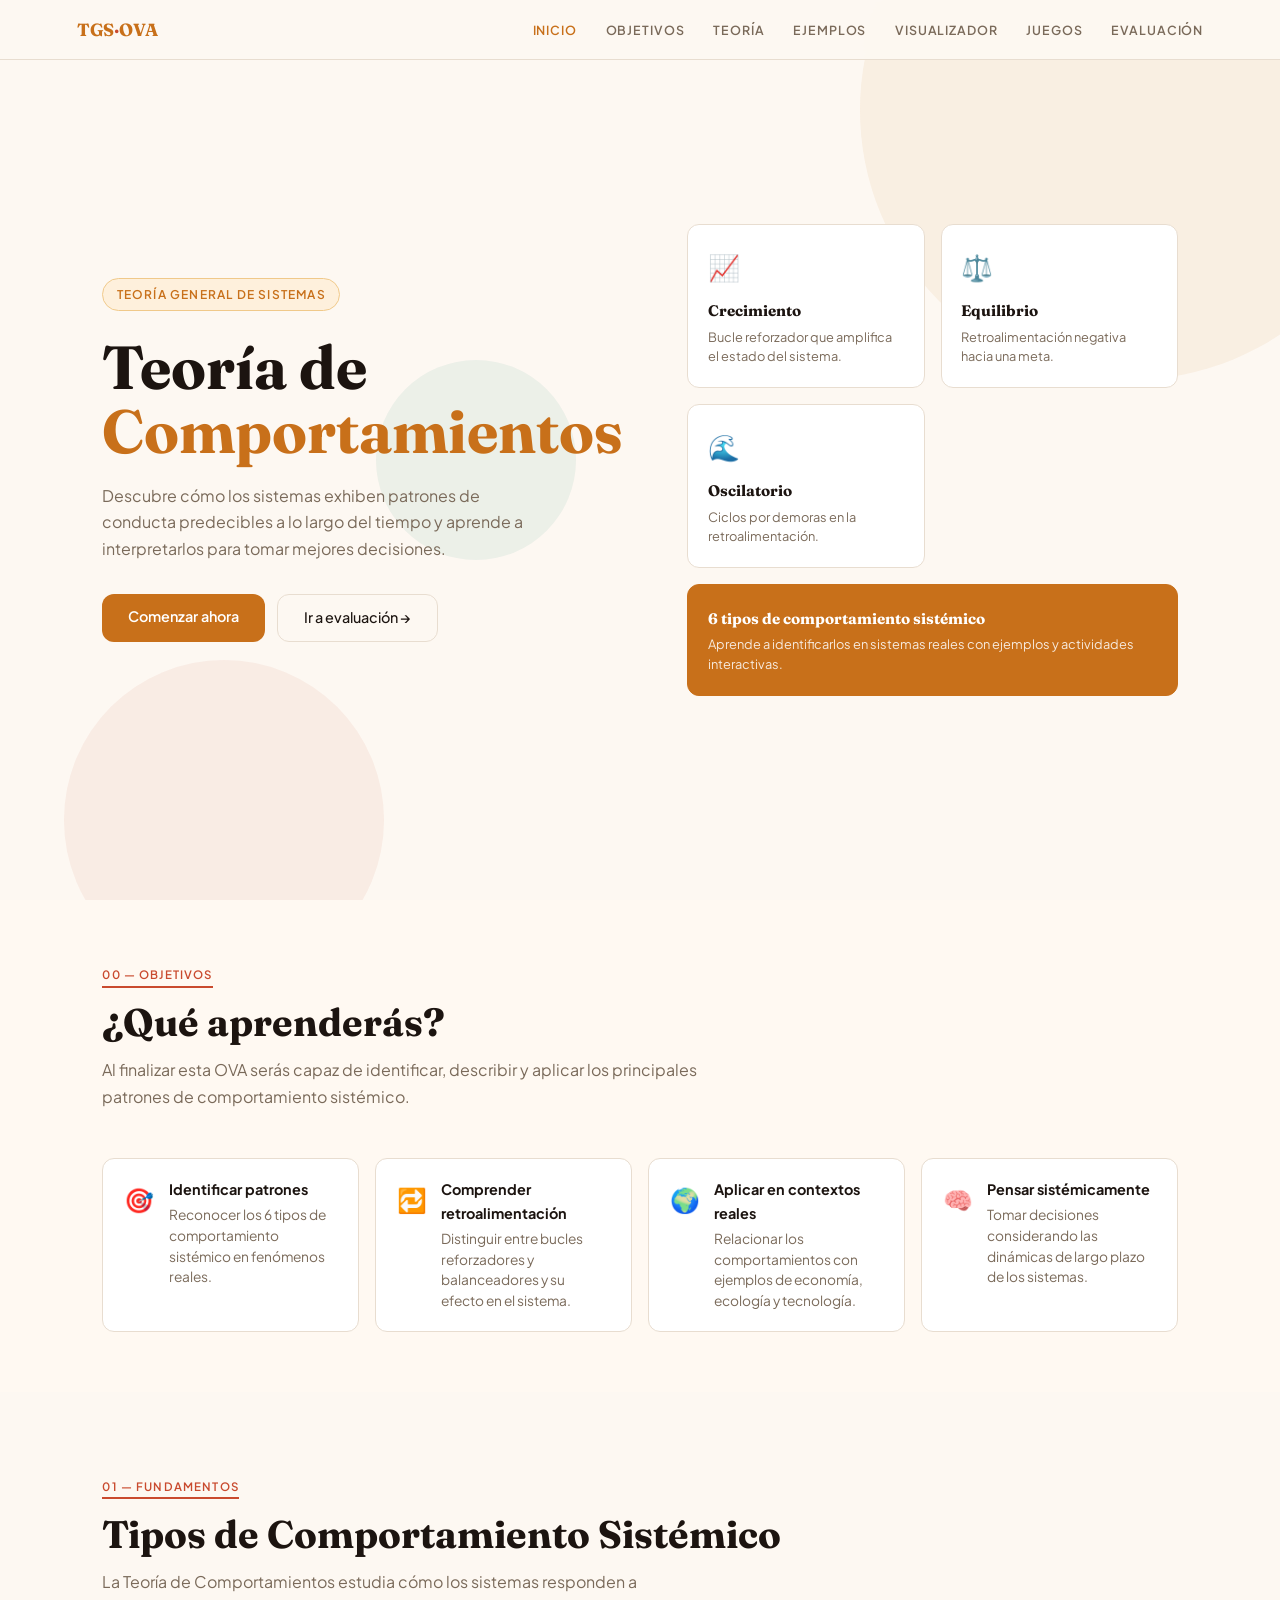
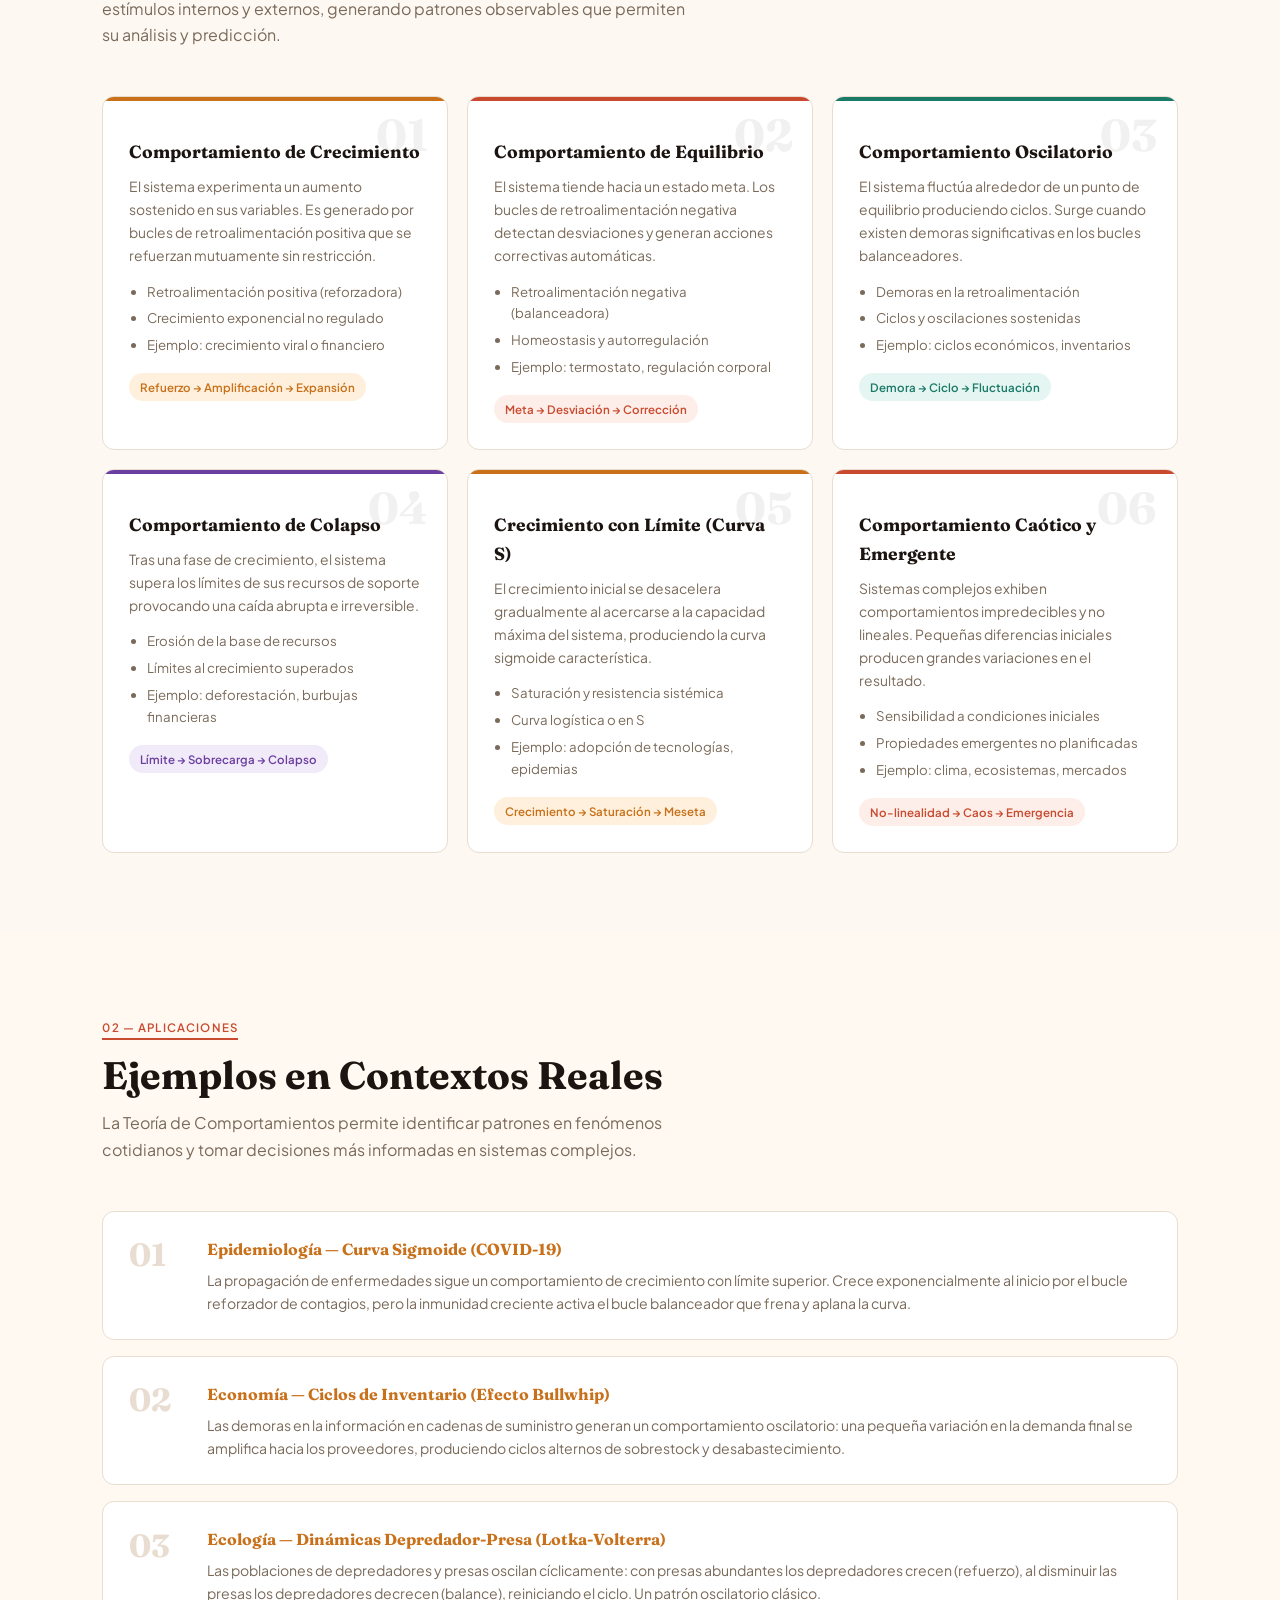
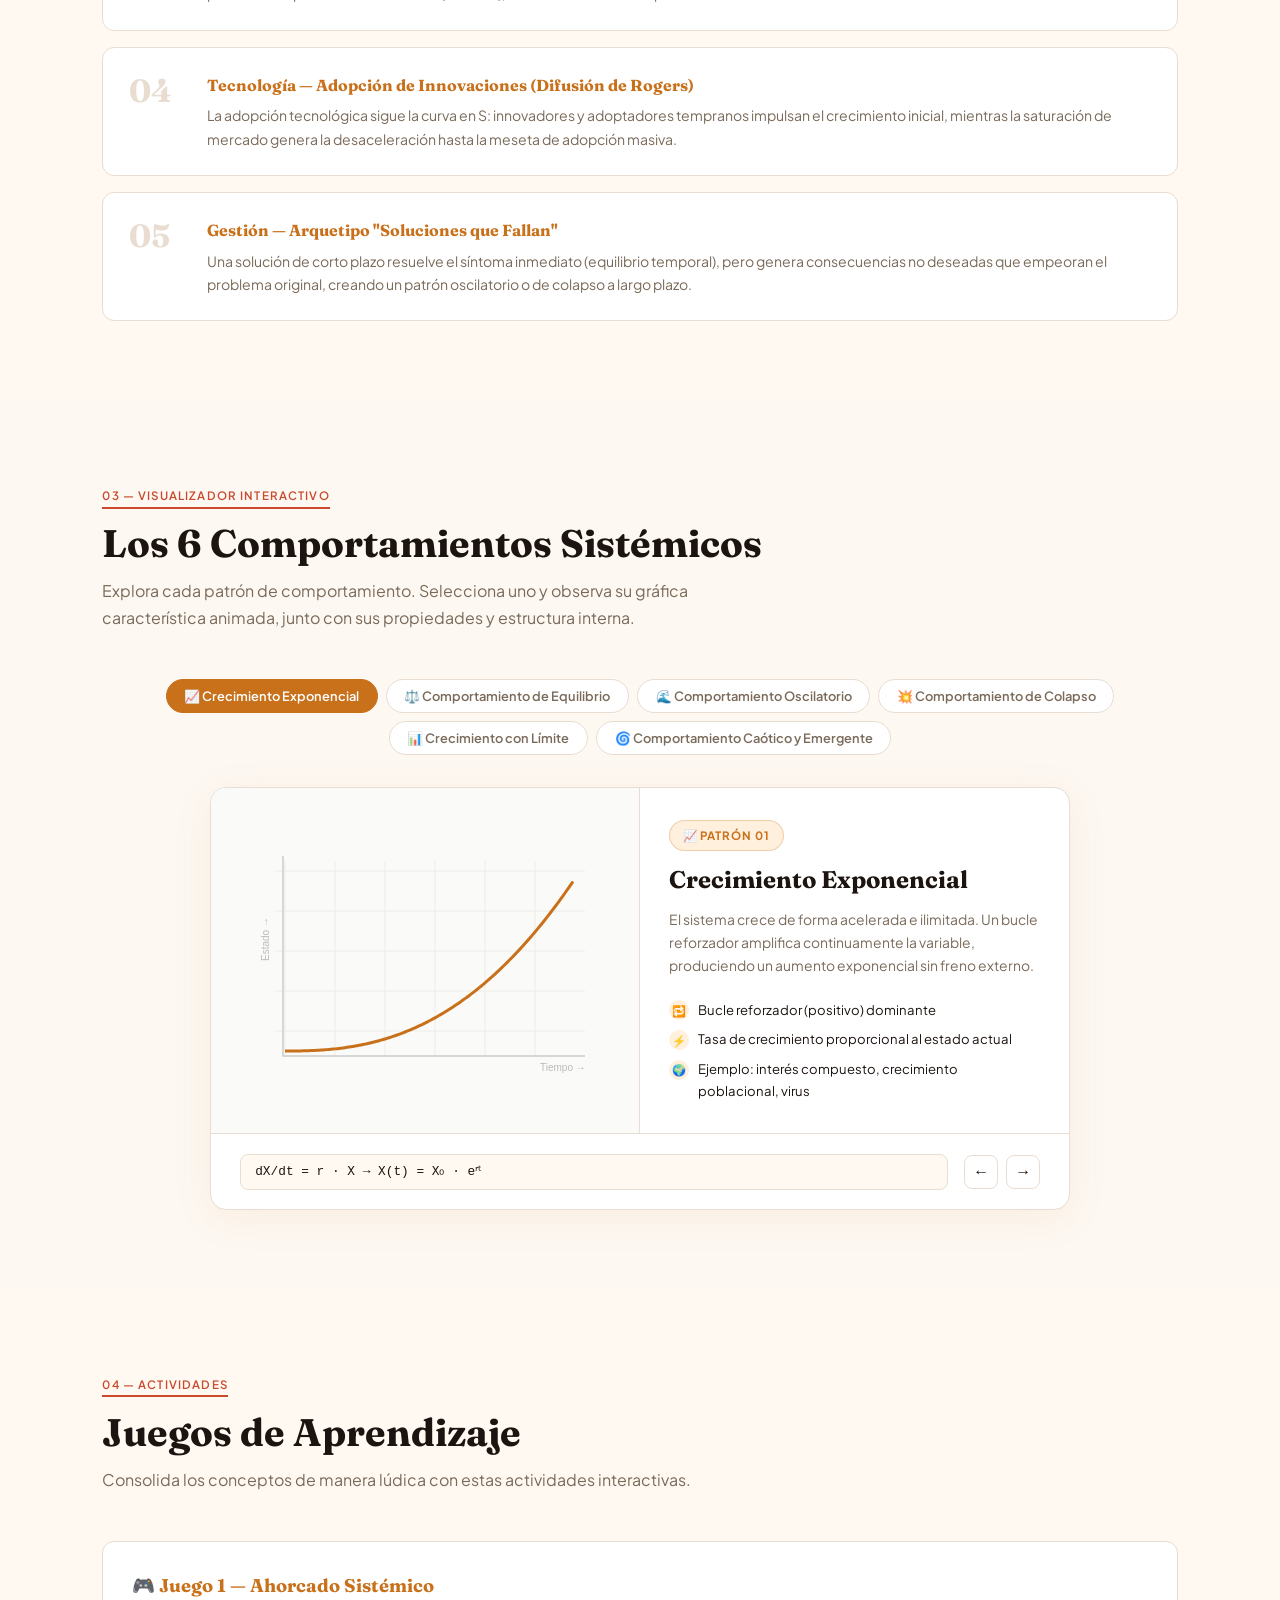
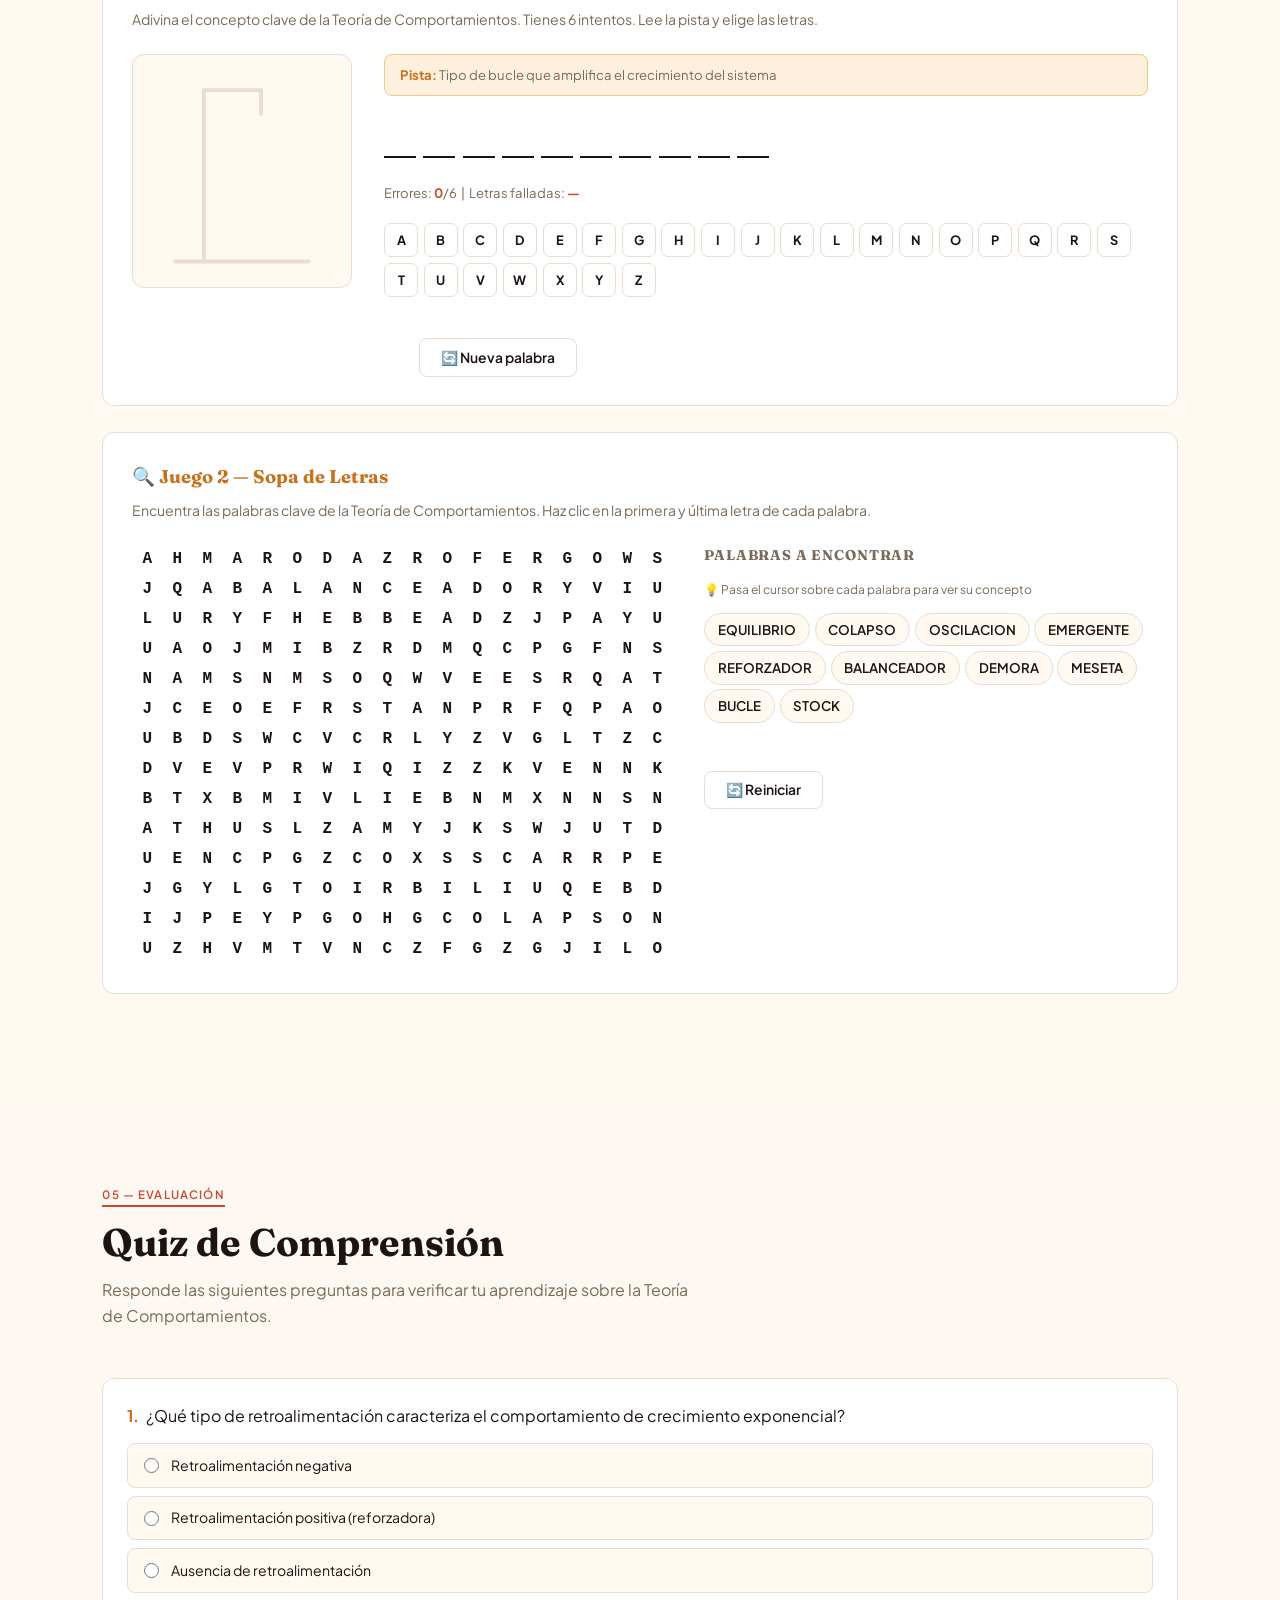
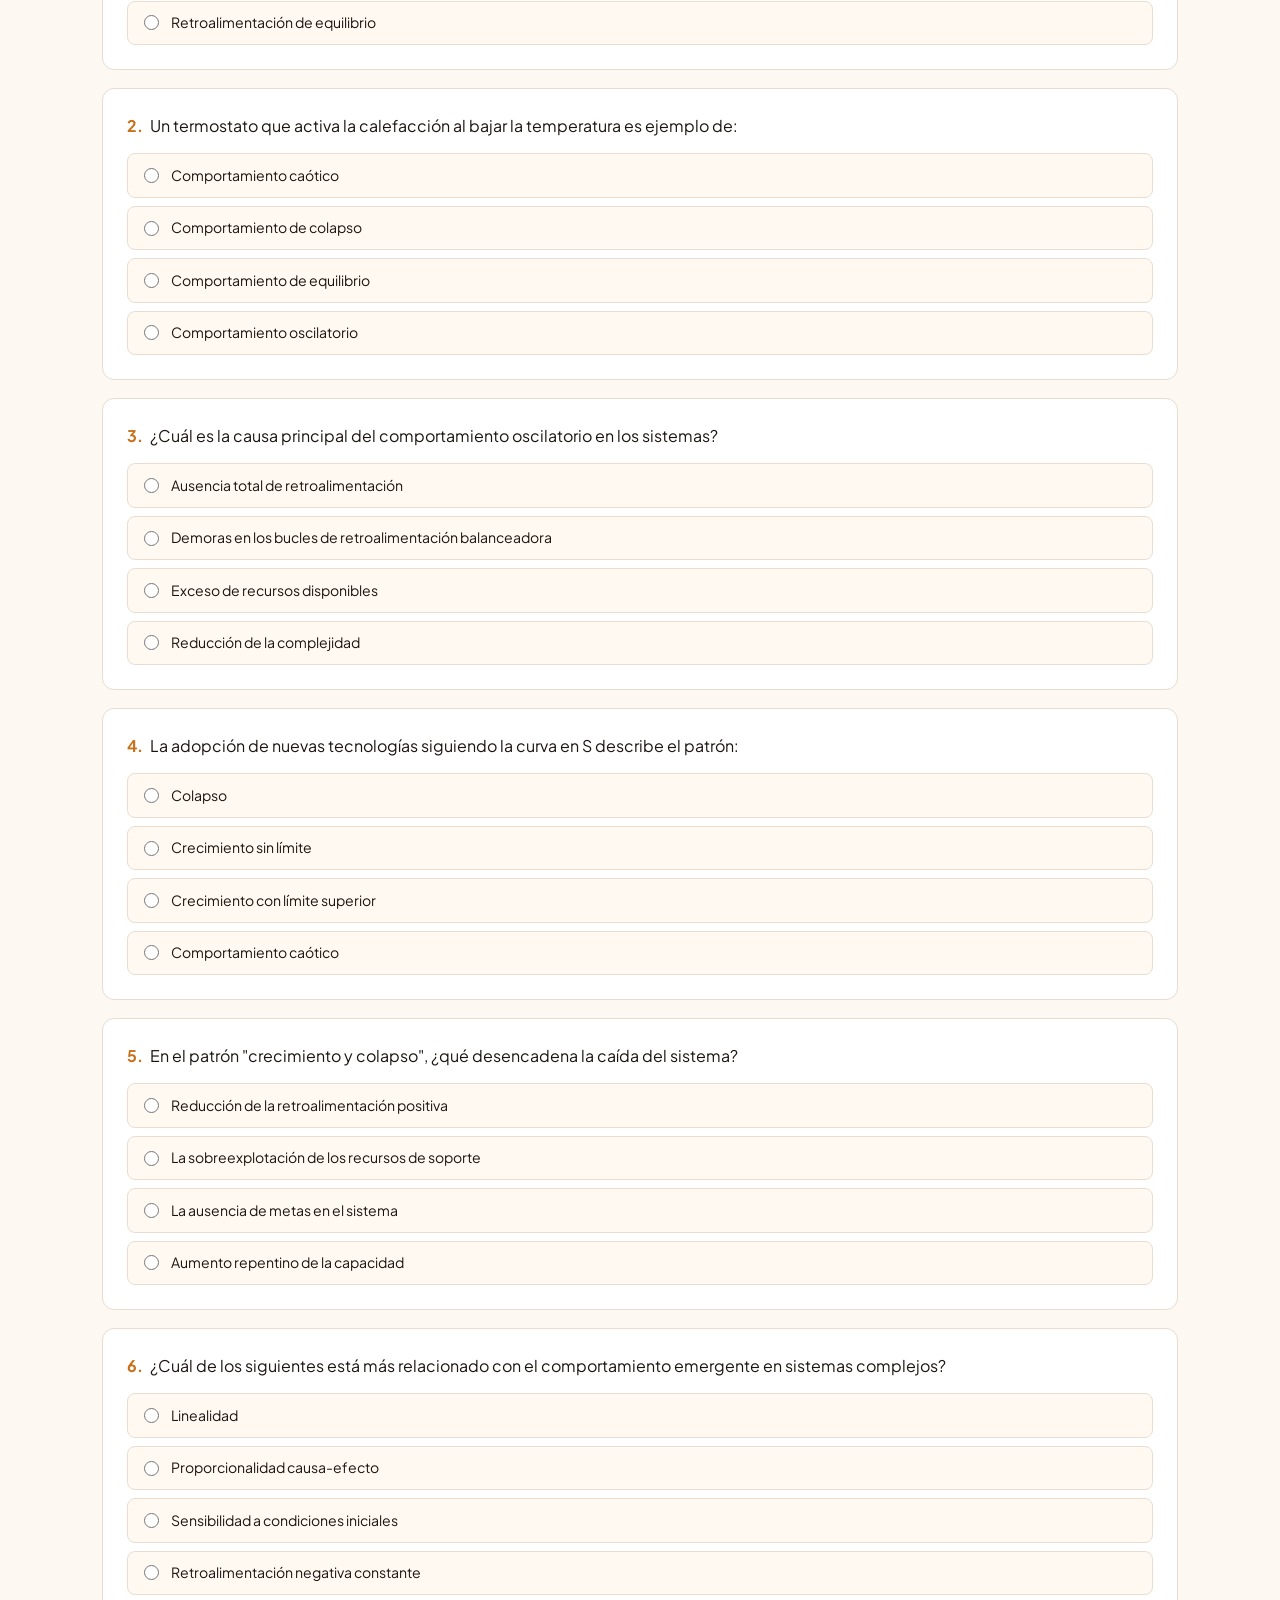
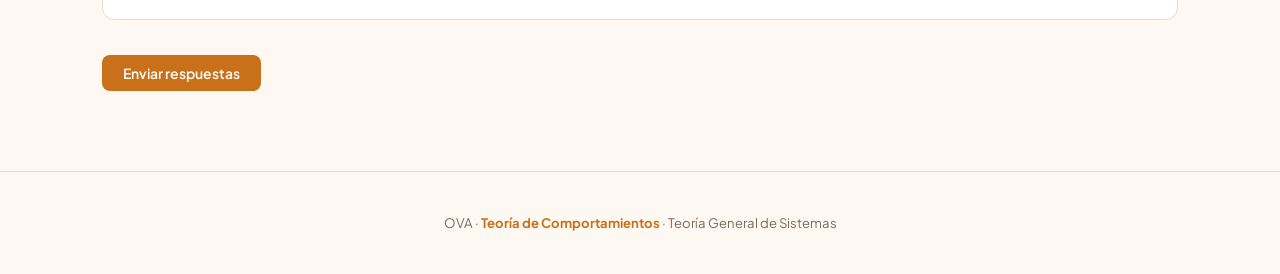
<file: OVA-Jesus_Serrano/ova-comportamientos.html>
<!DOCTYPE html>
<html lang="es">
<head>
  <meta charset="UTF-8"/>
  <meta name="viewport" content="width=device-width,initial-scale=1.0"/>
  <title>OVA · Teoría de Comportamientos</title>
  <link href="https://fonts.googleapis.com/css2?family=Fraunces:ital,opsz,wght@0,9..144,300;0,9..144,700;1,9..144,400&family=Plus+Jakarta+Sans:wght@400;500;600&display=swap" rel="stylesheet"/>
  <style>
    :root {
      --bg:       #fdf8f2;
      --surface:  #fff9f2;
      --card:     #ffffff;
      --border:   #e8ddd0;
      --text:     #1c1410;
      --muted:    #7a6a5a;
      --amber:    #c8701a;
      --amber-lt: #fef0dc;
      --coral:    #c94a2e;
      --coral-lt: #fdeee9;
      --teal:     #1a7a68;
      --teal-lt:  #e4f5f2;
      --plum:     #6b3fa0;
      --plum-lt:  #f1eaf9;
      --r:        12px;
      --head:     'Fraunces', serif;
      --body:     'Plus Jakarta Sans', sans-serif;
    }
    *,*::before,*::after{box-sizing:border-box;margin:0;padding:0}
    html{scroll-behavior:smooth}
    body{background:var(--bg);color:var(--text);font-family:var(--body);font-size:16px;line-height:1.65;overflow-x:hidden}

    /* NAV */
    nav{position:fixed;top:0;left:0;right:0;z-index:100;height:60px;display:flex;align-items:center;justify-content:space-between;padding:0 6vw;background:rgba(253,248,242,.95);backdrop-filter:blur(14px);border-bottom:1px solid var(--border)}
    .nav-brand{font-family:var(--head);font-size:1.1rem;font-weight:700;color:var(--amber);letter-spacing:-.01em}
    .nav-brand em{font-style:normal;color:var(--coral)}
    .nav-links{display:flex;gap:1.8rem;list-style:none}
    .nav-links a{color:var(--muted);text-decoration:none;font-size:.78rem;font-weight:600;letter-spacing:.07em;text-transform:uppercase;transition:color .2s}
    .nav-links a:hover,.nav-links a.active{color:var(--amber)}
    .nav-toggle{display:none;background:none;border:none;color:var(--text);font-size:1.4rem;cursor:pointer}
    @media(max-width:700px){
      .nav-links{display:none;flex-direction:column;position:absolute;top:60px;left:0;right:0;background:var(--surface);padding:1.5rem 6vw;gap:1rem;border-bottom:1px solid var(--border)}
      .nav-links.open{display:flex}
      .nav-toggle{display:block}
    }

    /* HERO */
    #hero{min-height:100vh;display:grid;grid-template-columns:1fr 1fr;align-items:center;gap:4rem;padding:80px 8vw 60px;background:var(--bg);position:relative;overflow:hidden}
    .hero-decoration{position:absolute;inset:0;z-index:0;overflow:hidden;pointer-events:none}
    .deco-circle{position:absolute;border-radius:50%;opacity:.07}
    .dc1{width:540px;height:540px;background:var(--amber);top:-160px;right:-120px}
    .dc2{width:320px;height:320px;background:var(--coral);bottom:-80px;left:5%}
    .dc3{width:200px;height:200px;background:var(--teal);top:40%;right:55%}
    .hero-left{position:relative;z-index:1}
    .hero-eyebrow{display:inline-flex;align-items:center;gap:.5rem;background:var(--amber-lt);color:var(--amber);font-size:.75rem;font-weight:600;letter-spacing:.1em;text-transform:uppercase;padding:.35rem .85rem;border-radius:99px;margin-bottom:1.6rem;border:1px solid #f0c98a}
    .hero-left h1{font-family:var(--head);font-size:clamp(2.2rem,5vw,3.8rem);line-height:1.05;font-weight:700;margin-bottom:1.2rem;color:var(--text)}
    .hero-left h1 span{color:var(--amber)}
    .hero-left p{color:var(--muted);font-size:1rem;max-width:440px;margin-bottom:2rem}
    .hero-cta{display:flex;gap:.8rem;flex-wrap:wrap}
    .btn-amber{background:var(--amber);color:#fff;padding:.7rem 1.6rem;border-radius:var(--r);text-decoration:none;font-weight:600;font-size:.9rem;transition:background .2s,transform .15s}
    .btn-amber:hover{background:#a85c12;transform:translateY(-1px)}
    .btn-outline{border:1.5px solid var(--border);color:var(--text);padding:.7rem 1.6rem;border-radius:var(--r);text-decoration:none;font-weight:500;font-size:.9rem;transition:border-color .2s,color .2s}
    .btn-outline:hover{border-color:var(--amber);color:var(--amber)}
    .hero-right{position:relative;z-index:1}
    .hero-visual{display:grid;grid-template-columns:1fr 1fr;gap:1rem}
    .hv-card{background:var(--card);border:1px solid var(--border);border-radius:var(--r);padding:1.3rem 1.2rem;transition:transform .2s,box-shadow .2s}
    .hv-card:hover{transform:translateY(-2px);box-shadow:0 6px 24px rgba(200,112,26,.12)}
    .hv-card .icon{font-size:1.6rem;margin-bottom:.6rem}
    .hv-card h4{font-family:var(--head);font-size:.95rem;font-weight:700;margin-bottom:.3rem;color:var(--text)}
    .hv-card p{font-size:.8rem;color:var(--muted);line-height:1.5}
    .hv-card.accent{background:var(--amber);border-color:var(--amber);grid-column:span 2}
    .hv-card.accent h4,.hv-card.accent p{color:#fff}
    .hv-card.accent p{opacity:.85}
    @media(max-width:820px){#hero{grid-template-columns:1fr;padding-top:90px}.hero-right{display:none}}

    /* OBJETIVOS */
    #objetivos{background:var(--surface);padding:60px 8vw}
    .obj-grid{display:grid;grid-template-columns:repeat(auto-fill,minmax(220px,1fr));gap:1rem;margin-top:2rem}
    .obj-card{display:flex;align-items:flex-start;gap:.9rem;background:var(--card);border:1px solid var(--border);border-radius:var(--r);padding:1.2rem 1.3rem}
    .obj-icon{font-size:1.5rem;flex-shrink:0;margin-top:.1rem}
    .obj-card p{font-size:.86rem;color:var(--muted);line-height:1.5}
    .obj-card strong{display:block;font-size:.9rem;color:var(--text);margin-bottom:.2rem}

    /* SECTIONS */
    section{padding:80px 8vw}
    .container{max-width:1080px;margin:0 auto}
    .sh{margin-bottom:3rem}
    .sh .tag{display:inline-block;font-size:.72rem;font-weight:600;letter-spacing:.1em;text-transform:uppercase;color:var(--coral);border-bottom:2px solid var(--coral);padding-bottom:.1rem;margin-bottom:.8rem}
    .sh h2{font-family:var(--head);font-size:clamp(1.7rem,3.5vw,2.4rem);font-weight:700;line-height:1.15;margin-bottom:.8rem}
    .sh p{color:var(--muted);max-width:600px}

    /* TEORIA */
    #teoria{background:var(--bg)}
    .teoria-grid{display:grid;grid-template-columns:repeat(auto-fill,minmax(300px,1fr));gap:1.2rem}
    .tc{background:var(--card);border:1px solid var(--border);border-radius:var(--r);padding:1.6rem;position:relative;overflow:hidden;transition:box-shadow .2s,transform .2s}
    .tc:hover{box-shadow:0 6px 28px rgba(28,20,16,.09);transform:translateY(-3px)}
    .tc-accent{position:absolute;top:0;left:0;right:0;height:4px;border-radius:var(--r) var(--r) 0 0}
    .tc:nth-child(1) .tc-accent{background:var(--amber)}
    .tc:nth-child(2) .tc-accent{background:var(--coral)}
    .tc:nth-child(3) .tc-accent{background:var(--teal)}
    .tc:nth-child(4) .tc-accent{background:var(--plum)}
    .tc:nth-child(5) .tc-accent{background:var(--amber)}
    .tc:nth-child(6) .tc-accent{background:var(--coral)}
    .tc-num{position:absolute;top:1rem;right:1.2rem;font-family:var(--head);font-size:2.8rem;font-weight:700;opacity:.06;line-height:1}
    .tc h3{font-family:var(--head);font-size:1.1rem;font-weight:700;margin:.9rem 0 .6rem;color:var(--text)}
    .tc p{color:var(--muted);font-size:.87rem;margin-bottom:.8rem}
    .tc ul{color:var(--muted);font-size:.83rem;padding-left:1.1rem}
    .tc ul li{margin-bottom:.3rem}
    .tc .chip{display:inline-block;margin-top:.8rem;font-size:.72rem;font-weight:600;padding:.28rem .7rem;border-radius:99px}
    .tc:nth-child(1) .chip{background:var(--amber-lt);color:var(--amber)}
    .tc:nth-child(2) .chip{background:var(--coral-lt);color:var(--coral)}
    .tc:nth-child(3) .chip{background:var(--teal-lt);color:var(--teal)}
    .tc:nth-child(4) .chip{background:var(--plum-lt);color:var(--plum)}
    .tc:nth-child(5) .chip{background:var(--amber-lt);color:var(--amber)}
    .tc:nth-child(6) .chip{background:var(--coral-lt);color:var(--coral)}

    /* EJEMPLOS */
    #ejemplos{background:var(--surface)}
    .ej-grid{display:grid;gap:1rem}
    .ej{display:grid;grid-template-columns:56px 1fr;gap:1.4rem;align-items:start;background:var(--card);border:1px solid var(--border);border-radius:var(--r);padding:1.5rem 1.6rem;transition:border-color .2s}
    .ej:hover{border-color:var(--amber)}
    .ej-n{font-family:var(--head);font-size:2rem;font-weight:700;color:var(--border);line-height:1;padding-top:.2rem}
    .ej h4{font-family:var(--head);font-size:1rem;font-weight:700;color:var(--amber);margin-bottom:.4rem}
    .ej p{color:var(--muted);font-size:.88rem}

    /* VISUALIZADOR */
    #video{background:var(--bg)}
    .viz-intro{max-width:700px;margin:0 auto 2.5rem;text-align:center}
    .viz-intro p{color:var(--muted);font-size:.95rem;line-height:1.7}
    .viz-tabs{display:flex;flex-wrap:wrap;gap:.5rem;justify-content:center;margin-bottom:2rem}
    .viz-tab{border:1.5px solid var(--border);background:var(--card);color:var(--muted);padding:.5rem 1.1rem;border-radius:99px;cursor:pointer;font-family:var(--body);font-size:.8rem;font-weight:600;transition:all .2s}
    .viz-tab:hover{border-color:var(--amber);color:var(--amber)}
    .viz-tab.active{background:var(--amber);border-color:var(--amber);color:#fff}
    .viz-stage{max-width:860px;margin:0 auto;background:var(--card);border:1px solid var(--border);border-radius:16px;overflow:hidden;box-shadow:0 8px 40px rgba(200,112,26,.08)}
    .viz-top{display:grid;grid-template-columns:1fr 1fr;gap:0}
    .viz-canvas-wrap{background:#fafaf8;border-right:1px solid var(--border);padding:1.5rem;display:flex;align-items:center;justify-content:center;min-height:280px}
    #vizCanvas{display:block;max-width:100%}
    .viz-info{padding:2rem 1.8rem;display:flex;flex-direction:column;gap:1rem}
    .viz-badge{display:inline-flex;align-items:center;gap:.5rem;font-size:.72rem;font-weight:700;letter-spacing:.08em;text-transform:uppercase;padding:.3rem .8rem;border-radius:99px;width:fit-content}
    .viz-name{font-family:var(--head);font-size:1.5rem;font-weight:700;line-height:1.1;color:var(--text)}
    .viz-desc{font-size:.87rem;color:var(--muted);line-height:1.65}
    .viz-props{display:flex;flex-direction:column;gap:.5rem;margin-top:.3rem}
    .viz-prop{display:flex;align-items:flex-start;gap:.6rem;font-size:.82rem;color:var(--text)}
    .viz-prop-icon{flex-shrink:0;width:20px;height:20px;border-radius:50%;display:flex;align-items:center;justify-content:center;font-size:.7rem;margin-top:.1rem}
    .viz-bottom{border-top:1px solid var(--border);padding:1.2rem 1.8rem;display:flex;align-items:center;gap:1rem;flex-wrap:wrap}
    .viz-formula{font-family:'Courier New',monospace;font-size:.8rem;background:var(--surface);border:1px solid var(--border);padding:.4rem .9rem;border-radius:8px;color:var(--text);flex:1}
    .viz-nav{display:flex;gap:.5rem;margin-left:auto}
    .viz-nav button{width:34px;height:34px;border-radius:8px;border:1.5px solid var(--border);background:var(--card);cursor:pointer;font-size:1rem;display:flex;align-items:center;justify-content:center;transition:all .15s;color:var(--text)}
    .viz-nav button:hover{border-color:var(--amber);color:var(--amber)}
    @media(max-width:680px){.viz-top{grid-template-columns:1fr}.viz-canvas-wrap{border-right:none;border-bottom:1px solid var(--border)}.viz-name{font-size:1.2rem}}

    /* JUEGOS */
    #juegos{background:var(--surface)}
    .game-box{background:var(--card);border:1px solid var(--border);border-radius:var(--r);padding:1.8rem;margin-bottom:1.6rem}
    .game-box h3{font-family:var(--head);font-size:1.15rem;font-weight:700;color:var(--amber);margin-bottom:.4rem}
    .game-box > p{color:var(--muted);font-size:.88rem;margin-bottom:1.4rem}
    .gbtn{background:var(--amber);color:#fff;border:none;padding:.6rem 1.3rem;border-radius:8px;cursor:pointer;font-family:var(--body);font-size:.87rem;font-weight:600;margin-top:.8rem;margin-right:.5rem;transition:background .2s,transform .15s}
    .gbtn:hover{background:#a85c12;transform:translateY(-1px)}
    .gbtn.sec{background:transparent;color:var(--text);border:1.5px solid var(--border)}
    .gbtn.sec:hover{border-color:var(--amber);color:var(--amber);background:transparent}
    .game-result{margin-top:.9rem;font-weight:600;font-size:.9rem;min-height:1.4rem}
    .ok{color:var(--teal)}
    .bad{color:var(--coral)}

    /* ===== AHORCADO ===== */
    .hangman-layout{display:grid;grid-template-columns:220px 1fr;gap:2rem;align-items:start}
    @media(max-width:620px){.hangman-layout{grid-template-columns:1fr}}
    .hangman-svg-wrap{background:var(--surface);border:1.5px solid var(--border);border-radius:var(--r);padding:1rem;display:flex;justify-content:center;align-items:center}
    #hangmanSvg{width:180px;height:200px}
    .hm-part{opacity:0;transition:opacity .35s,stroke .35s}
    .hm-part.show{opacity:1}
    .hm-right{display:flex;flex-direction:column;gap:1.2rem}
    .hm-hint{font-size:.82rem;color:var(--muted);background:var(--amber-lt);border:1px solid #f0c98a;border-radius:8px;padding:.6rem .9rem}
    .hm-hint strong{color:var(--amber)}
    .hm-letters{display:flex;flex-wrap:wrap;gap:.45rem;margin:.3rem 0}
    .hm-letter{width:32px;height:38px;display:flex;align-items:center;justify-content:center;font-family:var(--head);font-size:1.1rem;font-weight:700;border-bottom:2.5px solid var(--text);transition:all .2s}
    .hm-letter.revealed{color:var(--amber);border-color:var(--amber)}
    .hm-letter.miss{color:var(--coral-lt);border-color:var(--border)}
    .hm-keyboard{display:flex;flex-wrap:wrap;gap:.35rem}
    .hm-key{width:34px;height:34px;border-radius:7px;border:1.5px solid var(--border);background:var(--card);cursor:pointer;font-family:var(--body);font-size:.8rem;font-weight:700;color:var(--text);transition:all .15s;display:flex;align-items:center;justify-content:center}
    .hm-key:hover:not(:disabled){border-color:var(--amber);color:var(--amber);background:var(--amber-lt)}
    .hm-key:disabled{opacity:.35;cursor:not-allowed}
    .hm-key.hit{background:var(--teal-lt);border-color:var(--teal);color:var(--teal)}
    .hm-key.miss{background:var(--coral-lt);border-color:var(--coral);color:var(--coral)}
    .hm-status{font-family:var(--head);font-size:1rem;font-weight:700;min-height:1.5rem;padding:.4rem .7rem;border-radius:8px;display:inline-block}
    .hm-status.win{background:var(--teal-lt);color:var(--teal)}
    .hm-status.lose{background:var(--coral-lt);color:var(--coral)}
    .hm-misses{font-size:.82rem;color:var(--muted)}
    .hm-misses span{color:var(--coral);font-weight:700}

    /* SOPA */
    .sopa-wrap{display:flex;gap:2rem;flex-wrap:wrap;align-items:flex-start}
    .sopa-grid{font-family:'Courier New',monospace;font-size:1rem;line-height:1;user-select:none;flex-shrink:0}
    .sopa-grid table{border-collapse:collapse}
    .sopa-grid td{width:30px;height:30px;text-align:center;vertical-align:middle;cursor:pointer;border-radius:4px;font-weight:600;color:var(--text);transition:background .12s}
    .sopa-grid td:hover{background:var(--amber-lt)}
    .sopa-grid td.sel{background:var(--amber-lt);color:var(--amber)}
    .sopa-grid td.found{background:var(--teal-lt);color:var(--teal);cursor:default}
    .sopa-words{flex:1;min-width:200px}
    .sopa-words h4{font-family:var(--head);font-size:.88rem;font-weight:700;color:var(--muted);letter-spacing:.06em;text-transform:uppercase;margin-bottom:.8rem}
    .sopa-word{display:inline-flex;align-items:center;gap:.4rem;background:var(--surface);border:1px solid var(--border);border-radius:99px;padding:.3rem .8rem;font-size:.83rem;font-weight:600;margin:.3rem .3rem 0 0;transition:background .2s,border-color .2s,color .2s}
    .sopa-word.found{background:var(--teal-lt);border-color:var(--teal);color:var(--teal);text-decoration:line-through}

    /* QUIZ */
    #quiz{background:var(--bg)}
    .qq{background:var(--card);border:1px solid var(--border);border-radius:var(--r);padding:1.5rem;margin-bottom:1.1rem;transition:border-color .2s}
    .qq:focus-within{border-color:var(--amber)}
    .qn{color:var(--amber);font-weight:700;margin-right:.4rem}
    .qopts{display:flex;flex-direction:column;gap:.5rem;margin-top:.9rem}
    .qo{display:flex;align-items:center;gap:.7rem;background:var(--surface);border:1px solid var(--border);border-radius:8px;padding:.6rem 1rem;cursor:pointer;font-size:.88rem;transition:border-color .2s,background .2s}
    .qo:hover{border-color:var(--amber);background:var(--amber-lt)}
    .qo input{accent-color:var(--amber);width:15px;height:15px;flex-shrink:0}
    .qo.correct{border-color:var(--teal);background:var(--teal-lt);color:var(--teal)}
    .qo.wrong{border-color:var(--coral);background:var(--coral-lt);color:var(--coral)}
    .quiz-actions{margin-top:1.4rem}
    .quiz-result{background:var(--card);border:1px solid var(--border);border-radius:var(--r);padding:2.5rem;text-align:center;margin-top:1.4rem}
    .quiz-result.hidden{display:none}
    .qscore{font-family:var(--head);font-size:3.2rem;font-weight:700;color:var(--amber)}
    .qlabel{color:var(--muted);font-size:.88rem;margin-top:.3rem}
    .qfeedback{font-size:1rem;margin:1rem 0 1.6rem;color:var(--text)}
    .q-progress{display:flex;gap:.4rem;margin-bottom:1.2rem;flex-wrap:wrap}
    .q-dot{width:10px;height:10px;border-radius:50%;background:var(--border);transition:background .3s}
    .q-dot.correct{background:var(--teal)}
    .q-dot.wrong{background:var(--coral)}

    /* FOOTER */
    footer{text-align:center;padding:2.5rem 6vw;border-top:1px solid var(--border);color:var(--muted);font-size:.82rem}
    footer strong{color:var(--amber)}

    /* ANIM */
    @keyframes fadeUp{from{opacity:0;transform:translateY(22px)}to{opacity:1;transform:translateY(0)}}
    @keyframes popIn{from{opacity:0;transform:scale(.85)}to{opacity:1;transform:scale(1)}}
    .fu{animation:fadeUp .55s ease both}
    .d1{animation-delay:.1s}.d2{animation-delay:.2s}.d3{animation-delay:.3s}.d4{animation-delay:.42s}
    .pop{animation:popIn .3s ease both}
  </style>
</head>
<body>

<!-- NAV -->
<nav>
  <div class="nav-brand">TGS<em>·</em>OVA</div>
  <button class="nav-toggle" id="navToggle" aria-label="Menú">&#9776;</button>
  <ul class="nav-links" id="navLinks">
    <li><a href="#hero">Inicio</a></li>
    <li><a href="#objetivos">Objetivos</a></li>
    <li><a href="#teoria">Teoría</a></li>
    <li><a href="#ejemplos">Ejemplos</a></li>
    <li><a href="#video">Visualizador</a></li>
    <li><a href="#juegos">Juegos</a></li>
    <li><a href="#quiz">Evaluación</a></li>
  </ul>
</nav>

<!-- HERO -->
<section id="hero">
  <div class="hero-decoration">
    <div class="deco-circle dc1"></div>
    <div class="deco-circle dc2"></div>
    <div class="deco-circle dc3"></div>
  </div>
  <div class="hero-left">
    <div class="hero-eyebrow fu">Teoría General de Sistemas</div>
    <h1 class="fu d1">Teoría de<br/><span>Comportamientos</span></h1>
    <p class="fu d2">Descubre cómo los sistemas exhiben patrones de conducta predecibles a lo largo del tiempo y aprende a interpretarlos para tomar mejores decisiones.</p>
    <div class="hero-cta fu d3">
      <a href="#teoria" class="btn-amber">Comenzar ahora</a>
      <a href="#quiz" class="btn-outline">Ir a evaluación →</a>
    </div>
  </div>
  <div class="hero-right fu d4">
    <div class="hero-visual">
      <div class="hv-card">
        <div class="icon">📈</div>
        <h4>Crecimiento</h4>
        <p>Bucle reforzador que amplifica el estado del sistema.</p>
      </div>
      <div class="hv-card">
        <div class="icon">⚖️</div>
        <h4>Equilibrio</h4>
        <p>Retroalimentación negativa hacia una meta.</p>
      </div>
      <div class="hv-card">
        <div class="icon">🌊</div>
        <h4>Oscilatorio</h4>
        <p>Ciclos por demoras en la retroalimentación.</p>
      </div>
      <div class="hv-card accent">
        <h4>6 tipos de comportamiento sistémico</h4>
        <p>Aprende a identificarlos en sistemas reales con ejemplos y actividades interactivas.</p>
      </div>
    </div>
  </div>
</section>

<!-- OBJETIVOS -->
<section id="objetivos">
  <div class="container">
    <div class="sh">
      <div class="tag">00 — Objetivos</div>
      <h2>¿Qué aprenderás?</h2>
      <p>Al finalizar esta OVA serás capaz de identificar, describir y aplicar los principales patrones de comportamiento sistémico.</p>
    </div>
    <div class="obj-grid">
      <div class="obj-card">
        <div class="obj-icon">🎯</div>
        <div><strong>Identificar patrones</strong><p>Reconocer los 6 tipos de comportamiento sistémico en fenómenos reales.</p></div>
      </div>
      <div class="obj-card">
        <div class="obj-icon">🔁</div>
        <div><strong>Comprender retroalimentación</strong><p>Distinguir entre bucles reforzadores y balanceadores y su efecto en el sistema.</p></div>
      </div>
      <div class="obj-card">
        <div class="obj-icon">🌍</div>
        <div><strong>Aplicar en contextos reales</strong><p>Relacionar los comportamientos con ejemplos de economía, ecología y tecnología.</p></div>
      </div>
      <div class="obj-card">
        <div class="obj-icon">🧠</div>
        <div><strong>Pensar sistémicamente</strong><p>Tomar decisiones considerando las dinámicas de largo plazo de los sistemas.</p></div>
      </div>
    </div>
  </div>
</section>

<!-- TEORIA -->
<section id="teoria">
  <div class="container">
    <div class="sh">
      <div class="tag">01 — Fundamentos</div>
      <h2>Tipos de Comportamiento Sistémico</h2>
      <p>La Teoría de Comportamientos estudia cómo los sistemas responden a estímulos internos y externos, generando patrones observables que permiten su análisis y predicción.</p>
    </div>
    <div class="teoria-grid">
      <div class="tc">
        <div class="tc-accent"></div><div class="tc-num">01</div>
        <h3>Comportamiento de Crecimiento</h3>
        <p>El sistema experimenta un aumento sostenido en sus variables. Es generado por bucles de retroalimentación positiva que se refuerzan mutuamente sin restricción.</p>
        <ul>
          <li>Retroalimentación positiva (reforzadora)</li>
          <li>Crecimiento exponencial no regulado</li>
          <li>Ejemplo: crecimiento viral o financiero</li>
        </ul>
        <span class="chip">Refuerzo → Amplificación → Expansión</span>
      </div>
      <div class="tc">
        <div class="tc-accent"></div><div class="tc-num">02</div>
        <h3>Comportamiento de Equilibrio</h3>
        <p>El sistema tiende hacia un estado meta. Los bucles de retroalimentación negativa detectan desviaciones y generan acciones correctivas automáticas.</p>
        <ul>
          <li>Retroalimentación negativa (balanceadora)</li>
          <li>Homeostasis y autorregulación</li>
          <li>Ejemplo: termostato, regulación corporal</li>
        </ul>
        <span class="chip">Meta → Desviación → Corrección</span>
      </div>
      <div class="tc">
        <div class="tc-accent"></div><div class="tc-num">03</div>
        <h3>Comportamiento Oscilatorio</h3>
        <p>El sistema fluctúa alrededor de un punto de equilibrio produciendo ciclos. Surge cuando existen demoras significativas en los bucles balanceadores.</p>
        <ul>
          <li>Demoras en la retroalimentación</li>
          <li>Ciclos y oscilaciones sostenidas</li>
          <li>Ejemplo: ciclos económicos, inventarios</li>
        </ul>
        <span class="chip">Demora → Ciclo → Fluctuación</span>
      </div>
      <div class="tc">
        <div class="tc-accent"></div><div class="tc-num">04</div>
        <h3>Comportamiento de Colapso</h3>
        <p>Tras una fase de crecimiento, el sistema supera los límites de sus recursos de soporte provocando una caída abrupta e irreversible.</p>
        <ul>
          <li>Erosión de la base de recursos</li>
          <li>Límites al crecimiento superados</li>
          <li>Ejemplo: deforestación, burbujas financieras</li>
        </ul>
        <span class="chip">Límite → Sobrecarga → Colapso</span>
      </div>
      <div class="tc">
        <div class="tc-accent"></div><div class="tc-num">05</div>
        <h3>Crecimiento con Límite (Curva S)</h3>
        <p>El crecimiento inicial se desacelera gradualmente al acercarse a la capacidad máxima del sistema, produciendo la curva sigmoide característica.</p>
        <ul>
          <li>Saturación y resistencia sistémica</li>
          <li>Curva logística o en S</li>
          <li>Ejemplo: adopción de tecnologías, epidemias</li>
        </ul>
        <span class="chip">Crecimiento → Saturación → Meseta</span>
      </div>
      <div class="tc">
        <div class="tc-accent"></div><div class="tc-num">06</div>
        <h3>Comportamiento Caótico y Emergente</h3>
        <p>Sistemas complejos exhiben comportamientos impredecibles y no lineales. Pequeñas diferencias iniciales producen grandes variaciones en el resultado.</p>
        <ul>
          <li>Sensibilidad a condiciones iniciales</li>
          <li>Propiedades emergentes no planificadas</li>
          <li>Ejemplo: clima, ecosistemas, mercados</li>
        </ul>
        <span class="chip">No-linealidad → Caos → Emergencia</span>
      </div>
    </div>
  </div>
</section>

<!-- EJEMPLOS -->
<section id="ejemplos">
  <div class="container">
    <div class="sh">
      <div class="tag">02 — Aplicaciones</div>
      <h2>Ejemplos en Contextos Reales</h2>
      <p>La Teoría de Comportamientos permite identificar patrones en fenómenos cotidianos y tomar decisiones más informadas en sistemas complejos.</p>
    </div>
    <div class="ej-grid">
      <div class="ej">
        <div class="ej-n">01</div>
        <div>
          <h4>Epidemiología — Curva Sigmoide (COVID-19)</h4>
          <p>La propagación de enfermedades sigue un comportamiento de crecimiento con límite superior. Crece exponencialmente al inicio por el bucle reforzador de contagios, pero la inmunidad creciente activa el bucle balanceador que frena y aplana la curva.</p>
        </div>
      </div>
      <div class="ej">
        <div class="ej-n">02</div>
        <div>
          <h4>Economía — Ciclos de Inventario (Efecto Bullwhip)</h4>
          <p>Las demoras en la información en cadenas de suministro generan un comportamiento oscilatorio: una pequeña variación en la demanda final se amplifica hacia los proveedores, produciendo ciclos alternos de sobrestock y desabastecimiento.</p>
        </div>
      </div>
      <div class="ej">
        <div class="ej-n">03</div>
        <div>
          <h4>Ecología — Dinámicas Depredador-Presa (Lotka-Volterra)</h4>
          <p>Las poblaciones de depredadores y presas oscilan cíclicamente: con presas abundantes los depredadores crecen (refuerzo), al disminuir las presas los depredadores decrecen (balance), reiniciando el ciclo. Un patrón oscilatorio clásico.</p>
        </div>
      </div>
      <div class="ej">
        <div class="ej-n">04</div>
        <div>
          <h4>Tecnología — Adopción de Innovaciones (Difusión de Rogers)</h4>
          <p>La adopción tecnológica sigue la curva en S: innovadores y adoptadores tempranos impulsan el crecimiento inicial, mientras la saturación de mercado genera la desaceleración hasta la meseta de adopción masiva.</p>
        </div>
      </div>
      <div class="ej">
        <div class="ej-n">05</div>
        <div>
          <h4>Gestión — Arquetipo "Soluciones que Fallan"</h4>
          <p>Una solución de corto plazo resuelve el síntoma inmediato (equilibrio temporal), pero genera consecuencias no deseadas que empeoran el problema original, creando un patrón oscilatorio o de colapso a largo plazo.</p>
        </div>
      </div>
    </div>
  </div>
</section>

<!-- VISUALIZADOR -->
<section id="video">
  <div class="container">
    <div class="sh">
      <div class="tag">03 — Visualizador Interactivo</div>
      <h2>Los 6 Comportamientos Sistémicos</h2>
      <p>Explora cada patrón de comportamiento. Selecciona uno y observa su gráfica característica animada, junto con sus propiedades y estructura interna.</p>
    </div>
    <div class="viz-tabs" id="vizTabs"></div>
    <div class="viz-stage">
      <div class="viz-top">
        <div class="viz-canvas-wrap">
          <canvas id="vizCanvas" width="340" height="240"></canvas>
        </div>
        <div class="viz-info">
          <div class="viz-badge" id="vizBadge"></div>
          <div class="viz-name" id="vizName"></div>
          <div class="viz-desc" id="vizDesc"></div>
          <div class="viz-props" id="vizProps"></div>
        </div>
      </div>
      <div class="viz-bottom">
        <div class="viz-formula" id="vizFormula"></div>
        <div class="viz-nav">
          <button id="vizPrev" title="Anterior">&#8592;</button>
          <button id="vizNext" title="Siguiente">&#8594;</button>
        </div>
      </div>
    </div>
  </div>
</section>

<!-- JUEGOS -->
<section id="juegos">
  <div class="container">
    <div class="sh">
      <div class="tag">04 — Actividades</div>
      <h2>Juegos de Aprendizaje</h2>
      <p>Consolida los conceptos de manera lúdica con estas actividades interactivas.</p>
    </div>

    <!-- JUEGO 1: AHORCADO -->
    <div class="game-box">
      <h3>🎮 Juego 1 — Ahorcado Sistémico</h3>
      <p>Adivina el concepto clave de la Teoría de Comportamientos. Tienes 6 intentos. Lee la pista y elige las letras.</p>
      <div class="hangman-layout">
        <div class="hangman-svg-wrap">
          <svg id="hangmanSvg" viewBox="0 0 180 210" xmlns="http://www.w3.org/2000/svg">
            <!-- Base y estructura (siempre visibles) -->
            <line x1="20" y1="200" x2="160" y2="200" stroke="#e8ddd0" stroke-width="4" stroke-linecap="round"/>
            <line x1="50" y1="200" x2="50" y2="20" stroke="#e8ddd0" stroke-width="4" stroke-linecap="round"/>
            <line x1="50" y1="20" x2="110" y2="20" stroke="#e8ddd0" stroke-width="4" stroke-linecap="round"/>
            <line x1="110" y1="20" x2="110" y2="45" stroke="#e8ddd0" stroke-width="4" stroke-linecap="round"/>
            <!-- Partes del cuerpo (ocultas) -->
            <circle id="hm-head" class="hm-part" cx="110" cy="60" r="15" fill="none" stroke="#c8701a" stroke-width="3"/>
            <line id="hm-body" class="hm-part" x1="110" y1="75" x2="110" y2="130" stroke="#c8701a" stroke-width="3" stroke-linecap="round"/>
            <line id="hm-larm" class="hm-part" x1="110" y1="90" x2="85" y2="115" stroke="#c8701a" stroke-width="3" stroke-linecap="round"/>
            <line id="hm-rarm" class="hm-part" x1="110" y1="90" x2="135" y2="115" stroke="#c8701a" stroke-width="3" stroke-linecap="round"/>
            <line id="hm-lleg" class="hm-part" x1="110" y1="130" x2="85" y2="160" stroke="#c8701a" stroke-width="3" stroke-linecap="round"/>
            <line id="hm-rleg" class="hm-part" x1="110" y1="130" x2="135" y2="160" stroke="#c8701a" stroke-width="3" stroke-linecap="round"/>
          </svg>
        </div>
        <div class="hm-right">
          <div class="hm-hint" id="hmHint"><strong>Pista:</strong> <span id="hmHintText"></span></div>
          <div class="hm-letters" id="hmLetters"></div>
          <div class="hm-misses">Errores: <span id="hmMissCount">0</span>/6 &nbsp;|&nbsp; Letras falladas: <span id="hmMissLetters">—</span></div>
          <div class="hm-keyboard" id="hmKeyboard"></div>
          <div style="display:flex;align-items:center;gap:.8rem;flex-wrap:wrap;margin-top:.6rem">
            <div class="hm-status" id="hmStatus"></div>
            <button class="gbtn sec" id="resetHangman">🔄 Nueva palabra</button>
          </div>
        </div>
      </div>
    </div>

    <!-- JUEGO 2: SOPA DE LETRAS -->
    <div class="game-box">
      <h3>🔍 Juego 2 — Sopa de Letras</h3>
      <p>Encuentra las palabras clave de la Teoría de Comportamientos. Haz clic en la primera y última letra de cada palabra.</p>
      <div class="sopa-wrap">
        <div class="sopa-grid"><table id="sopaTable"></table></div>
        <div class="sopa-words">
          <h4>Palabras a encontrar</h4>
          <p style="font-size:.75rem;color:var(--muted);margin-bottom:.5rem">💡 Pasa el cursor sobre cada palabra para ver su concepto</p>
          <div id="sopaWordList"></div>
          <div class="game-result" id="sopaResult" style="margin-top:1rem"></div>
          <button class="gbtn sec" id="resetSopa" style="margin-top:.6rem">🔄 Reiniciar</button>
        </div>
      </div>
    </div>
  </div>
</section>

<!-- QUIZ -->
<section id="quiz">
  <div class="container">
    <div class="sh">
      <div class="tag">05 — Evaluación</div>
      <h2>Quiz de Comprensión</h2>
      <p>Responde las siguientes preguntas para verificar tu aprendizaje sobre la Teoría de Comportamientos.</p>
    </div>
    <div id="quizForm"></div>
    <div class="quiz-actions">
      <button class="gbtn" id="submitQuiz">Enviar respuestas</button>
    </div>
    <div id="quizResult" class="quiz-result hidden"></div>
  </div>
</section>

<!-- FOOTER -->
<footer>
  <p>OVA · <strong>Teoría de Comportamientos</strong> · Teoría General de Sistemas</p>
</footer>

<script>
/* ===== VISUALIZADOR DE COMPORTAMIENTOS ===== */
const vizData=[
  {
    id:0,
    name:'Crecimiento Exponencial',
    emoji:'📈',
    color:'#c8701a',
    colorLt:'#fef0dc',
    desc:'El sistema crece de forma acelerada e ilimitada. Un bucle reforzador amplifica continuamente la variable, produciendo un aumento exponencial sin freno externo.',
    props:[
      {icon:'🔁',text:'Bucle reforzador (positivo) dominante'},
      {icon:'⚡',text:'Tasa de crecimiento proporcional al estado actual'},
      {icon:'🌍',text:'Ejemplo: interés compuesto, crecimiento poblacional, virus'}
    ],
    formula:'dX/dt = r · X  →  X(t) = X₀ · eʳᵗ',
    draw:(ctx,w,h,p)=>{
      ctx.beginPath();
      ctx.moveTo(30,h-30);
      for(let i=0;i<=p*w*0.85;i+=2){
        const x=30+i;
        const t=i/(w*0.85);
        const y=h-30-(h-60)*Math.pow(t,2.5)*0.95;
        i===0?ctx.moveTo(x,y):ctx.lineTo(x,y);
      }
      ctx.strokeStyle='#c8701a';ctx.lineWidth=3;ctx.stroke();
    }
  },
  {
    id:1,
    name:'Comportamiento de Equilibrio',
    emoji:'⚖️',
    color:'#1a7a68',
    colorLt:'#e4f5f2',
    desc:'El sistema tiende hacia un estado meta. Un bucle balanceador detecta la diferencia entre el estado actual y la meta, generando acciones correctivas que reducen esa brecha.',
    props:[
      {icon:'🎯',text:'Bucle balanceador (negativo) dominante'},
      {icon:'📉',text:'Converge hacia un valor meta estable'},
      {icon:'🌡️',text:'Ejemplo: termostato, temperatura corporal, pH sanguíneo'}
    ],
    formula:'dX/dt = −k · (X − Meta)  →  X(t) → Meta',
    draw:(ctx,w,h,p)=>{
      const meta=h*0.35;
      ctx.setLineDash([5,4]);ctx.beginPath();
      ctx.moveTo(30,meta);ctx.lineTo(w-10,meta);
      ctx.strokeStyle='#aaa';ctx.lineWidth=1.5;ctx.stroke();
      ctx.setLineDash([]);
      ctx.fillStyle='#aaa';ctx.font='11px sans-serif';
      ctx.fillText('Meta',w-40,meta-6);
      ctx.beginPath();
      for(let i=0;i<=p*w*0.85;i+=2){
        const x=30+i;
        const t=i/(w*0.85);
        const y=(h-30)-(((h-30)-meta)*(1-Math.exp(-4*t)));
        i===0?ctx.moveTo(x,y):ctx.lineTo(x,y);
      }
      ctx.strokeStyle='#1a7a68';ctx.lineWidth=3;ctx.stroke();
    }
  },
  {
    id:2,
    name:'Comportamiento Oscilatorio',
    emoji:'🌊',
    color:'#6b3fa0',
    colorLt:'#f1eaf9',
    desc:'El sistema oscila cíclicamente alrededor de un punto de equilibrio. Las demoras en la retroalimentación balanceadora producen correcciones tardías que generan sobrecompensaciones repetidas.',
    props:[
      {icon:'⏱️',text:'Demoras en el bucle balanceador'},
      {icon:'🔄',text:'Ciclos de sobrecompensación sostenidos'},
      {icon:'📦',text:'Ejemplo: efecto bullwhip, ciclos económicos, inventarios'}
    ],
    formula:'d²X/dt² + 2ζω·dX/dt + ω²X = 0  →  oscila',
    draw:(ctx,w,h,p)=>{
      const mid=h/2;
      ctx.setLineDash([5,4]);ctx.beginPath();
      ctx.moveTo(30,mid);ctx.lineTo(w-10,mid);
      ctx.strokeStyle='#aaa';ctx.lineWidth=1;ctx.stroke();
      ctx.setLineDash([]);
      ctx.beginPath();
      for(let i=0;i<=p*w*0.85;i+=2){
        const x=30+i;
        const t=i/(w*0.85)*Math.PI*4;
        const y=mid-Math.sin(t)*((h/2-30)*Math.exp(-0.18*t/Math.PI));
        i===0?ctx.moveTo(x,y):ctx.lineTo(x,y);
      }
      ctx.strokeStyle='#6b3fa0';ctx.lineWidth=3;ctx.stroke();
    }
  },
  {
    id:3,
    name:'Comportamiento de Colapso',
    emoji:'💥',
    color:'#c94a2e',
    colorLt:'#fdeee9',
    desc:'Tras una fase de crecimiento, el sistema supera la capacidad de carga de sus recursos de soporte. La retroalimentación negativa tardía genera una caída abrupta e irreversible.',
    props:[
      {icon:'⛽',text:'Sobreexplotación de recursos de soporte'},
      {icon:'📉',text:'Caída abrupta tras superar el límite'},
      {icon:'🌲',text:'Ejemplo: deforestación, burbujas financieras, colapso poblacional'}
    ],
    formula:'X crece → supera límite → recursos colapsan → X cae',
    draw:(ctx,w,h,p)=>{
      const peak=w*0.42;
      ctx.beginPath();
      for(let i=0;i<=p*w*0.85;i+=2){
        const x=30+i;
        const t=i/(w*0.85);
        let y;
        if(t<0.5){
          y=(h-30)-(h-60)*Math.pow(t*2,2)*0.85;
        } else {
          const td=(t-0.5)*2;
          const peakY=(h-30)-(h-60)*0.85;
          y=peakY+(h-30-peakY)*Math.pow(td,1.5)*1.1;
          y=Math.min(y,h-30);
        }
        i===0?ctx.moveTo(x,y):ctx.lineTo(x,y);
      }
      ctx.strokeStyle='#c94a2e';ctx.lineWidth=3;ctx.stroke();
      if(p>0.48){
        ctx.fillStyle='#c94a2e22';
        ctx.fillRect(30+peak-2,20,4,h-50);
        ctx.fillStyle='#c94a2e';ctx.font='bold 10px sans-serif';
        ctx.fillText('límite',30+peak+4,35);
      }
    }
  },
  {
    id:4,
    name:'Crecimiento con Límite — Curva S',
    emoji:'📊',
    color:'#c8701a',
    colorLt:'#fef0dc',
    desc:'El crecimiento inicial impulsado por un bucle reforzador se desacelera al acercarse a la capacidad máxima del sistema. Un bucle balanceador actúa cada vez con más fuerza hasta producir la meseta.',
    props:[
      {icon:'🔁',text:'Cambio de dominancia: reforzador → balanceador'},
      {icon:'📈',text:'Curva logística o sigmoide (forma de S)'},
      {icon:'💊',text:'Ejemplo: adopción de tecnología, vacunación, epidemias'}
    ],
    formula:'dX/dt = r·X·(1−X/K)  →  curva logística',
    draw:(ctx,w,h,p)=>{
      const K=h-50;
      ctx.setLineDash([5,4]);ctx.beginPath();
      ctx.moveTo(30,30);ctx.lineTo(w-10,30);
      ctx.strokeStyle='#aaa';ctx.lineWidth=1;ctx.stroke();
      ctx.setLineDash([]);
      ctx.fillStyle='#aaa';ctx.font='11px sans-serif';
      ctx.fillText('Capacidad máx.',w-100,24);
      ctx.beginPath();
      for(let i=0;i<=p*w*0.85;i+=2){
        const x=30+i;
        const t=(i/(w*0.85))*10-5;
        const sigmoid=1/(1+Math.exp(-t+1));
        const y=(h-30)-K*sigmoid*0.9;
        i===0?ctx.moveTo(x,y):ctx.lineTo(x,y);
      }
      ctx.strokeStyle='#c8701a';ctx.lineWidth=3;ctx.stroke();
    }
  },
  {
    id:5,
    name:'Comportamiento Caótico y Emergente',
    emoji:'🌀',
    color:'#1a7a68',
    colorLt:'#e4f5f2',
    desc:'Sistemas complejos exhiben comportamientos no lineales e impredecibles. Pequeñísimas diferencias en las condiciones iniciales producen trayectorias completamente distintas. Surgen propiedades emergentes no planificadas.',
    props:[
      {icon:'🦋',text:'Efecto mariposa: alta sensibilidad a condiciones iniciales'},
      {icon:'✨',text:'Emergencia: propiedades que no existen en las partes'},
      {icon:'🌤️',text:'Ejemplo: clima, ecosistemas, mercados financieros'}
    ],
    formula:'Xₙ₊₁ = r·Xₙ·(1−Xₙ)  r>3.57 → caos',
    draw:(ctx,w,h,p)=>{
      // logistic map chaotic
      let x=0.501,x2=0.502;
      const r=3.9;
      const pts=[],pts2=[];
      const steps=Math.floor(p*120);
      for(let i=0;i<steps;i++){
        x=r*x*(1-x);x2=r*x2*(1-x2);
        pts.push(x);pts2.push(x2);
      }
      const drawLine=(arr,color)=>{
        ctx.beginPath();
        arr.forEach((v,i)=>{
          const px=30+i*(w*0.85/120);
          const py=(h-30)-(v*(h-55));
          i===0?ctx.moveTo(px,py):ctx.lineTo(px,py);
        });
        ctx.strokeStyle=color;ctx.lineWidth=2;ctx.stroke();
      };
      drawLine(pts,'#1a7a68');
      drawLine(pts2,'#c94a2e88');
      if(p>0.3){
        ctx.fillStyle='#555';ctx.font='10px sans-serif';
        ctx.fillText('Misma estructura, condición inicial ligeramente distinta',32,h-8);
      }
    }
  }
];

let vizCurrent=0;
let vizAnim=null;
let vizProgress=0;

function vizDraw(idx,progress){
  const canvas=document.getElementById('vizCanvas');
  const ctx=canvas.getContext('2d');
  const w=canvas.width,h=canvas.height;
  ctx.clearRect(0,0,w,h);

  // grid
  ctx.strokeStyle='#f0ece6';ctx.lineWidth=1;
  for(let y=30;y<h-20;y+=40){ctx.beginPath();ctx.moveTo(20,y);ctx.lineTo(w-10,y);ctx.stroke();}
  for(let x=30;x<w-10;x+=50){ctx.beginPath();ctx.moveTo(x,20);ctx.lineTo(x,h-25);ctx.stroke();}

  // axes
  ctx.strokeStyle='#ccc';ctx.lineWidth=1.5;
  ctx.beginPath();ctx.moveTo(28,15);ctx.lineTo(28,h-25);ctx.lineTo(w-10,h-25);ctx.stroke();
  ctx.fillStyle='#bbb';ctx.font='10px sans-serif';
  ctx.fillText('Tiempo →',w-55,h-10);
  ctx.save();ctx.translate(14,h/2);ctx.rotate(-Math.PI/2);
  ctx.fillText('Estado →',0,0);ctx.restore();

  vizData[idx].draw(ctx,w,h,progress);
}

function vizRender(idx){
  const d=vizData[idx];

  // badge
  const badge=document.getElementById('vizBadge');
  badge.style.background=d.colorLt;badge.style.color=d.color;
  badge.style.border='1px solid '+d.color+'44';
  badge.textContent=d.emoji+' Patrón 0'+(idx+1);

  document.getElementById('vizName').textContent=d.name;
  document.getElementById('vizDesc').textContent=d.desc;
  document.getElementById('vizFormula').textContent=d.formula;

  const props=document.getElementById('vizProps');
  props.innerHTML='';
  d.props.forEach(p=>{
    const row=document.createElement('div');row.className='viz-prop';
    row.innerHTML=`<div class="viz-prop-icon" style="background:${d.colorLt}">${p.icon}</div><span>${p.text}</span>`;
    props.appendChild(row);
  });

  // tabs
  document.querySelectorAll('.viz-tab').forEach((t,i)=>{
    t.classList.toggle('active',i===idx);
  });

  // animate
  if(vizAnim)cancelAnimationFrame(vizAnim);
  vizProgress=0;
  const duration=1600;
  const start=performance.now();
  function frame(now){
    vizProgress=Math.min((now-start)/duration,1);
    const ease=vizProgress<0.5?2*vizProgress*vizProgress:1-Math.pow(-2*vizProgress+2,2)/2;
    vizDraw(idx,ease);
    if(vizProgress<1)vizAnim=requestAnimationFrame(frame);
  }
  vizAnim=requestAnimationFrame(frame);
}

// build tabs
const tabsEl=document.getElementById('vizTabs');
vizData.forEach((d,i)=>{
  const btn=document.createElement('button');
  btn.className='viz-tab'+(i===0?' active':'');
  btn.textContent=d.emoji+' '+d.name.split('—')[0].split('(')[0].trim();
  btn.addEventListener('click',()=>{vizCurrent=i;vizRender(i);});
  tabsEl.appendChild(btn);
});

document.getElementById('vizPrev').addEventListener('click',()=>{
  vizCurrent=(vizCurrent-1+vizData.length)%vizData.length;vizRender(vizCurrent);
});
document.getElementById('vizNext').addEventListener('click',()=>{
  vizCurrent=(vizCurrent+1)%vizData.length;vizRender(vizCurrent);
});

vizRender(0);

/* ===== NAV ===== */
const nt=document.getElementById('navToggle'),nl=document.getElementById('navLinks');
nt.addEventListener('click',()=>nl.classList.toggle('open'));
nl.querySelectorAll('a').forEach(a=>a.addEventListener('click',()=>nl.classList.remove('open')));
const secs=document.querySelectorAll('section[id]');
window.addEventListener('scroll',()=>{
  let cur='';
  secs.forEach(s=>{if(window.scrollY>=s.offsetTop-130)cur=s.id;});
  nl.querySelectorAll('a').forEach(a=>{
    a.classList.toggle('active',a.getAttribute('href')==='#'+cur);
  });
},{passive:true});

/* ===== JUEGO 1: AHORCADO ===== */
const hmWords=[
  {word:'EQUILIBRIO',   hint:'Estado al que tiende un sistema con retroalimentación negativa'},
  {word:'COLAPSO',      hint:'Caída abrupta tras superar los límites de soporte del sistema'},
  {word:'OSCILACION',   hint:'Patrón cíclico causado por demoras en los bucles balanceadores'},
  {word:'EMERGENTE',    hint:'Comportamiento no planeado que surge en sistemas complejos'},
  {word:'HOMEOSTASIS',  hint:'Mecanismo de autorregulación en organismos vivos'},
  {word:'REFORZADOR',   hint:'Tipo de bucle que amplifica el crecimiento del sistema'},
  {word:'RETROALIMENTACION', hint:'Mecanismo por el cual la salida de un sistema influye en su entrada'},
  {word:'SISTEMICO',    hint:'Adjetivo que describe lo perteneciente a un sistema complejo'},
  {word:'CAOS',         hint:'Comportamiento impredecible sensible a condiciones iniciales'},
  {word:'SATURACION',   hint:'Punto donde el crecimiento se detiene en la curva en S'},
];
const hmParts=['hm-head','hm-body','hm-larm','hm-rarm','hm-lleg','hm-rleg'];
let hmWord='',hmHintStr='',hmGuessed=new Set(),hmErrors=0,hmDone=false;

function pickHmWord(){
  const pick=hmWords[Math.floor(Math.random()*hmWords.length)];
  hmWord=pick.word; hmHintStr=pick.hint;
}

function buildHangman(){
  pickHmWord();
  hmGuessed=new Set(); hmErrors=0; hmDone=false;
  hmParts.forEach(id=>document.getElementById(id).classList.remove('show'));
  document.getElementById('hmHintText').textContent=hmHintStr;
  document.getElementById('hmMissCount').textContent='0';
  document.getElementById('hmMissLetters').textContent='—';
  const st=document.getElementById('hmStatus');
  st.textContent=''; st.className='hm-status';
  renderHmLetters();
  buildHmKeyboard();
}

function renderHmLetters(){
  const wrap=document.getElementById('hmLetters');
  wrap.innerHTML='';
  hmWord.split('').forEach(ch=>{
    const div=document.createElement('div');
    div.className='hm-letter'+(hmGuessed.has(ch)?' revealed':'');
    div.textContent=hmGuessed.has(ch)?ch:' ';
    wrap.appendChild(div);
  });
}

function buildHmKeyboard(){
  const kb=document.getElementById('hmKeyboard');
  kb.innerHTML='';
  'ABCDEFGHIJKLMNOPQRSTUVWXYZ'.split('').forEach(l=>{
    const btn=document.createElement('button');
    btn.className='hm-key'; btn.textContent=l;
    btn.setAttribute('aria-label','Letra '+l);
    btn.addEventListener('click',()=>hmGuess(l,btn));
    kb.appendChild(btn);
  });
}

function hmGuess(letter,btn){
  if(hmDone||hmGuessed.has(letter))return;
  hmGuessed.add(letter);
  btn.disabled=true;
  if(hmWord.includes(letter)){
    btn.classList.add('hit');
    renderHmLetters();
    if(hmWord.split('').every(c=>hmGuessed.has(c))){
      hmDone=true;
      const st=document.getElementById('hmStatus');
      st.textContent='🎉 ¡Ganaste! La palabra era: '+hmWord;
      st.className='hm-status win pop';
      document.getElementById('hmKeyboard').querySelectorAll('button:not(:disabled)').forEach(b=>b.disabled=true);
    }
  } else {
    btn.classList.add('miss');
    hmErrors++;
    document.getElementById('hmMissCount').textContent=hmErrors;
    const missEl=document.getElementById('hmMissLetters');
    const prev=missEl.textContent==='—'?[]:missEl.textContent.split(', ');
    prev.push(letter); missEl.textContent=prev.join(', ');
    if(hmErrors<=hmParts.length) document.getElementById(hmParts[hmErrors-1]).classList.add('show');
    if(hmErrors===6){
      hmDone=true;
      renderHmLetters();
      // reveal
      hmWord.split('').forEach(ch=>hmGuessed.add(ch));
      renderHmLetters();
      const st=document.getElementById('hmStatus');
      st.textContent='😢 Perdiste. Era: '+hmWord;
      st.className='hm-status lose pop';
      document.getElementById('hmKeyboard').querySelectorAll('button:not(:disabled)').forEach(b=>b.disabled=true);
    }
  }
}
buildHangman();
document.getElementById('resetHangman').addEventListener('click',buildHangman);

/* ===== JUEGO 2: SOPA DE LETRAS ===== */
// Palabras 100% alineadas con la Teoría de Comportamientos Sistémicos:
// EQUILIBRIO   → comportamiento de equilibrio (bucle balanceador)
// COLAPSO      → comportamiento de colapso sistémico
// OSCILACION   → comportamiento oscilatorio por demoras
// EMERGENTE    → comportamiento caótico/emergente
// REFORZADOR   → bucle de retroalimentación positiva (crecimiento)
// BALANCEADOR  → bucle de retroalimentación negativa (equilibrio)
// DEMORA       → causa del comportamiento oscilatorio
// MESETA       → fase final de la curva S (crecimiento con límite)
// BUCLE        → estructura básica de retroalimentación
// STOCK        → concepto clave de dinámica de sistemas (reserva/existencia)
const WORDS=['EQUILIBRIO','COLAPSO','OSCILACION','EMERGENTE','REFORZADOR','BALANCEADOR','DEMORA','MESETA','BUCLE','STOCK'];
const ROWS=14,COLS=18;
let grid=[],placed=[],foundWords=new Set(),selStart=null,selCells=[];

function buildSopa(){
  foundWords=new Set();selStart=null;selCells=[];
  grid=Array.from({length:ROWS},()=>Array(COLS).fill(''));
  placed=[];
  const dirs=[[0,1],[1,0],[0,-1],[-1,0],[1,1],[-1,-1],[1,-1],[-1,1]];
  const alpha='ABCDEFGHIJKLMNOPQRSTUVWXYZ';
  WORDS.forEach(word=>{
    let placed_ok=false;
    for(let t=0;t<300&&!placed_ok;t++){
      const [dr,dc]=dirs[Math.floor(Math.random()*dirs.length)];
      const r=Math.floor(Math.random()*ROWS),c=Math.floor(Math.random()*COLS);
      let fits=true;const cells=[];
      for(let k=0;k<word.length;k++){
        const nr=r+dr*k,nc=c+dc*k;
        if(nr<0||nr>=ROWS||nc<0||nc>=COLS||(grid[nr][nc]!==''&&grid[nr][nc]!==word[k])){fits=false;break;}
        cells.push([nr,nc]);
      }
      if(fits){cells.forEach(([nr,nc],k)=>grid[nr][nc]=word[k]);placed.push({word,cells});placed_ok=true;}
    }
  });
  for(let r=0;r<ROWS;r++)for(let c=0;c<COLS;c++)if(grid[r][c]==='')grid[r][c]=alpha[Math.floor(Math.random()*26)];
  const tbl=document.getElementById('sopaTable');tbl.innerHTML='';
  for(let r=0;r<ROWS;r++){
    const tr=document.createElement('tr');
    for(let c=0;c<COLS;c++){
      const td=document.createElement('td');td.textContent=grid[r][c];td.dataset.r=r;td.dataset.c=c;
      td.addEventListener('click',onCellClick);tr.appendChild(td);
    }
    tbl.appendChild(tr);
  }
  const wl=document.getElementById('sopaWordList');wl.innerHTML='';
  const WORD_HINTS={'EQUILIBRIO':'Comportamiento balanceador','COLAPSO':'Caída tras superar el límite','OSCILACION':'Ciclos por demoras','EMERGENTE':'Surge de la complejidad','REFORZADOR':'Bucle de crecimiento (+)','BALANCEADOR':'Bucle de corrección (−)','DEMORA':'Causa de oscilaciones','MESETA':'Techo de la curva S','BUCLE':'Lazo de retroalimentación','STOCK':'Reserva o existencia del sistema'};
  WORDS.forEach(w=>{
    const span=document.createElement('span');span.className='sopa-word';span.id='sw-'+w;span.title=WORD_HINTS[w]||'';span.textContent=w;wl.appendChild(span);
  });
  document.getElementById('sopaResult').textContent='';
}
function getCell(r,c){return document.querySelector('#sopaTable td[data-r="'+r+'"][data-c="'+c+'"]');}
function getCellsBetween(r1,c1,r2,c2){
  const dr=Math.sign(r2-r1),dc=Math.sign(c2-c1);
  const cells=[];let r=r1,c=c1;
  while(true){cells.push([r,c]);if(r===r2&&c===c2)break;r+=dr;c+=dc;}
  return cells;
}
function onCellClick(e){
  const r=parseInt(e.target.dataset.r),c=parseInt(e.target.dataset.c);
  if(e.target.classList.contains('found'))return;
  if(!selStart){
    selStart={r,c};selCells=[[r,c]];
    document.querySelectorAll('#sopaTable td.sel').forEach(td=>td.classList.remove('sel'));
    e.target.classList.add('sel');
  } else {
    const cells=getCellsBetween(selStart.r,selStart.c,r,c);
    const word=cells.map(([rr,cc])=>grid[rr][cc]).join('');
    const wordRev=word.split('').reverse().join('');
    const match=placed.find(p=>p.word===word||p.word===wordRev);
    if(match&&!foundWords.has(match.word)){
      foundWords.add(match.word);
      match.cells.forEach(([rr,cc])=>{const td=getCell(rr,cc);td.classList.remove('sel');td.classList.add('found');});
      const sw=document.getElementById('sw-'+match.word);if(sw)sw.classList.add('found');
      if(foundWords.size===placed.length){
        const res=document.getElementById('sopaResult');
        res.textContent='🎉 ¡Encontraste todas las palabras!';res.className='game-result ok';
      }
    }
    document.querySelectorAll('#sopaTable td.sel').forEach(td=>td.classList.remove('sel'));
    selStart=null;selCells=[];
  }
}
buildSopa();
document.getElementById('resetSopa').addEventListener('click',buildSopa);

/* ===== QUIZ ===== */
const qdata=[
  {q:'¿Qué tipo de retroalimentación caracteriza el comportamiento de crecimiento exponencial?',
   opts:['Retroalimentación negativa','Retroalimentación positiva (reforzadora)','Ausencia de retroalimentación','Retroalimentación de equilibrio'],c:1},
  {q:'Un termostato que activa la calefacción al bajar la temperatura es ejemplo de:',
   opts:['Comportamiento caótico','Comportamiento de colapso','Comportamiento de equilibrio','Comportamiento oscilatorio'],c:2},
  {q:'¿Cuál es la causa principal del comportamiento oscilatorio en los sistemas?',
   opts:['Ausencia total de retroalimentación','Demoras en los bucles de retroalimentación balanceadora','Exceso de recursos disponibles','Reducción de la complejidad'],c:1},
  {q:'La adopción de nuevas tecnologías siguiendo la curva en S describe el patrón:',
   opts:['Colapso','Crecimiento sin límite','Crecimiento con límite superior','Comportamiento caótico'],c:2},
  {q:'En el patrón "crecimiento y colapso", ¿qué desencadena la caída del sistema?',
   opts:['Reducción de la retroalimentación positiva','La sobreexplotación de los recursos de soporte','La ausencia de metas en el sistema','Aumento repentino de la capacidad'],c:1},
  {q:'¿Cuál de los siguientes está más relacionado con el comportamiento emergente en sistemas complejos?',
   opts:['Linealidad','Proporcionalidad causa-efecto','Sensibilidad a condiciones iniciales','Retroalimentación negativa constante'],c:2},
];

function buildQuiz(){
  const form=document.getElementById('quizForm');
  form.innerHTML='';document.getElementById('quizResult').classList.add('hidden');
  document.getElementById('submitQuiz').disabled=false;
  qdata.forEach((item,qi)=>{
    const div=document.createElement('div');div.className='qq';div.dataset.qi=qi;
    const p=document.createElement('p');p.innerHTML='<span class="qn">'+(qi+1)+'.</span>'+item.q;
    div.appendChild(p);
    const opts=document.createElement('div');opts.className='qopts';
    item.opts.forEach((opt,oi)=>{
      const lbl=document.createElement('label');lbl.className='qo';
      lbl.innerHTML='<input type="radio" name="q'+qi+'" value="'+oi+'"/> '+opt;
      opts.appendChild(lbl);
    });
    div.appendChild(opts);form.appendChild(div);
  });
}
buildQuiz();

document.getElementById('submitQuiz').addEventListener('click',()=>{
  let score=0,allOk=true;
  const dots=[];
  qdata.forEach((item,qi)=>{
    const sel=document.querySelector('input[name="q'+qi+'"]:checked');
    const qDiv=document.querySelector('.qq[data-qi="'+qi+'"]');
    const opts=qDiv.querySelectorAll('.qo');
    if(!sel){allOk=false;return;}
    const ans=parseInt(sel.value);
    opts.forEach((o,oi)=>{
      if(oi===item.c)o.classList.add('correct');
      else if(oi===ans&&ans!==item.c)o.classList.add('wrong');
    });
    const correct=ans===item.c;
    if(correct)score++;
    dots.push(correct);
    qDiv.querySelectorAll('input').forEach(i=>i.disabled=true);
  });
  if(!allOk){alert('⚠️ Por favor responde todas las preguntas antes de enviar.');return;}
  document.getElementById('submitQuiz').disabled=true;
  const pct=Math.round((score/qdata.length)*100);
  const result=document.getElementById('quizResult');
  result.classList.remove('hidden');
  let emoji='😕',msg='Repasa los conceptos e inténtalo de nuevo.';
  if(pct>=83){emoji='🎉';msg='¡Excelente! Dominas la Teoría de Comportamientos.';}
  else if(pct>=60){emoji='👍';msg='Buen trabajo. Repasa los temas donde fallaste.';}
  const dotHTML=dots.map(ok=>'<div class="q-dot '+(ok?'correct':'wrong')+'"></div>').join('');
  result.innerHTML=
    '<div class="q-progress">'+dotHTML+'</div>'+
    '<div class="qlabel">Tu resultado</div>'+
    '<div class="qscore">'+score+'/'+qdata.length+'</div>'+
    '<div class="qlabel">'+pct+'% de respuestas correctas</div>'+
    '<div class="qfeedback">'+emoji+' '+msg+'</div>'+
    '<button class="gbtn" id="retakeBtn">🔄 Intentar de nuevo</button>';
  result.scrollIntoView({behavior:'smooth',block:'center'});
  document.getElementById('retakeBtn').addEventListener('click',buildQuiz);
});
</script>
</body>
</html>
</file>
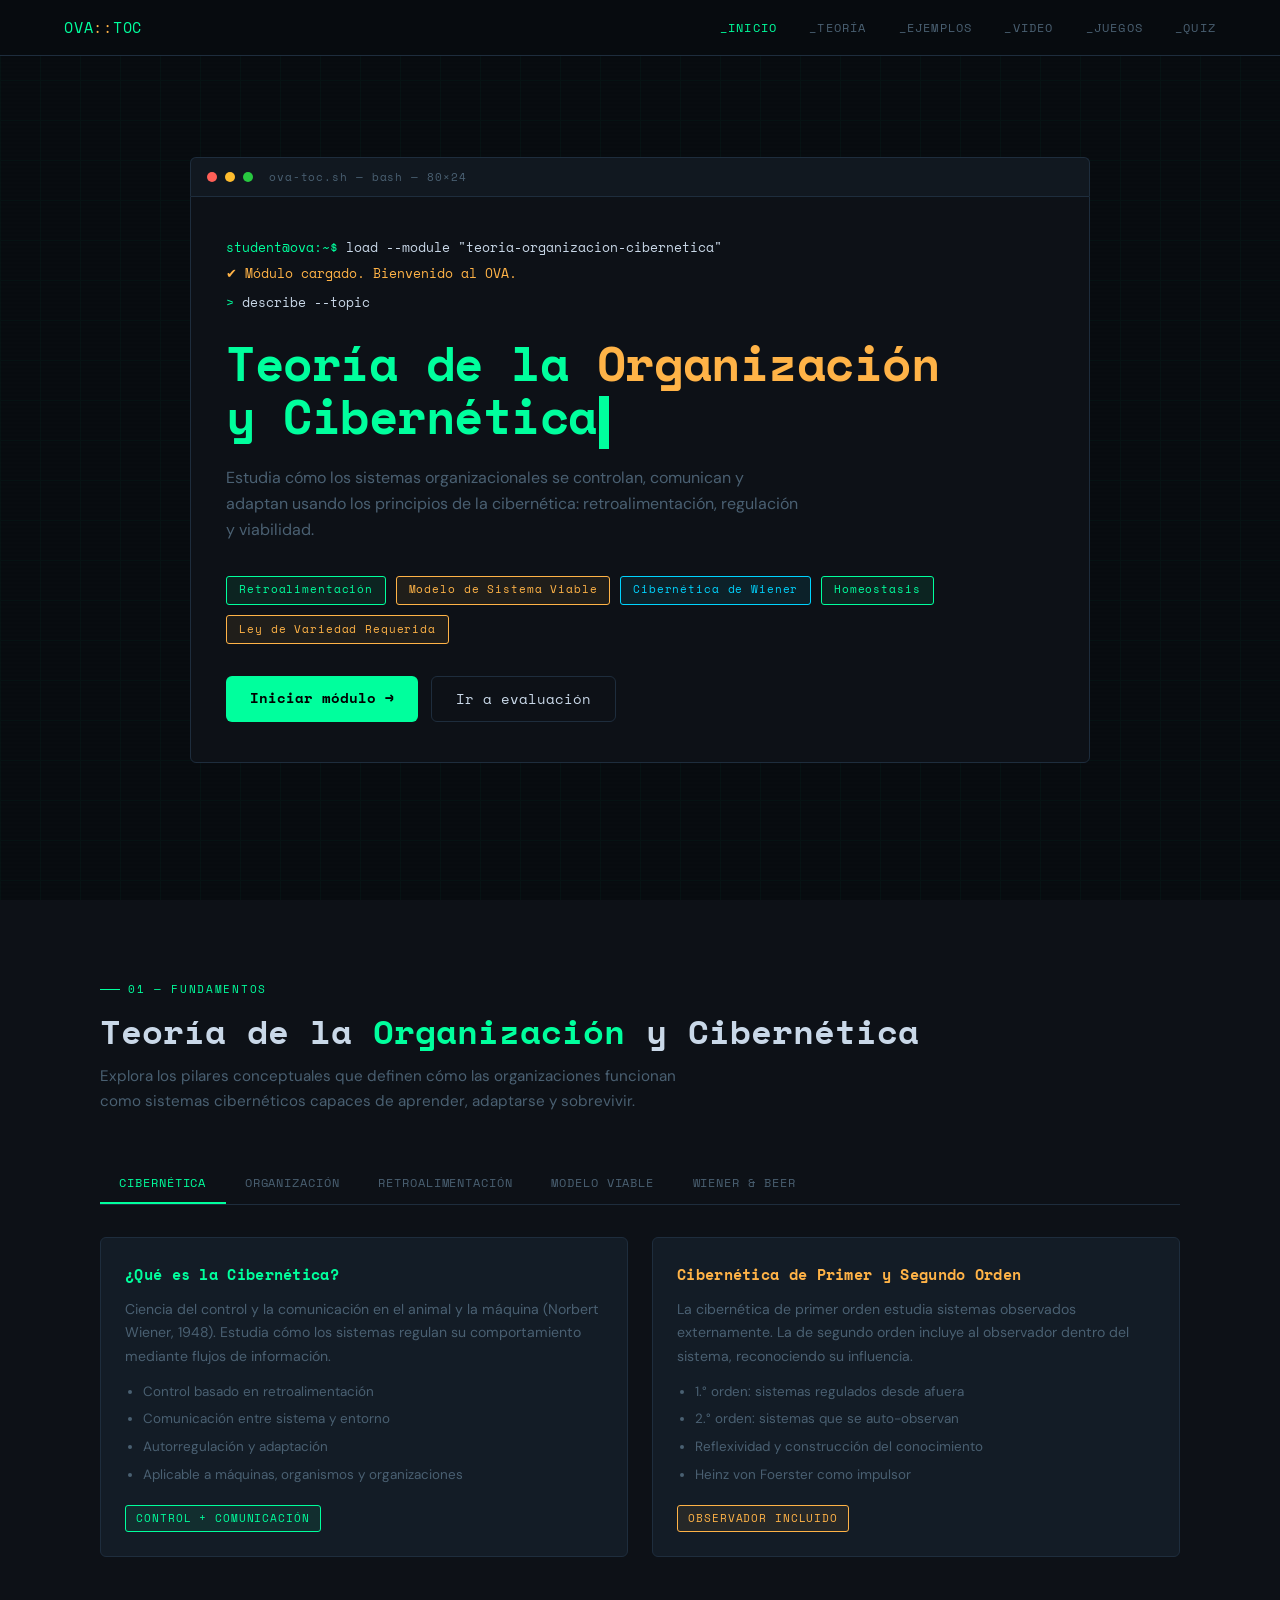
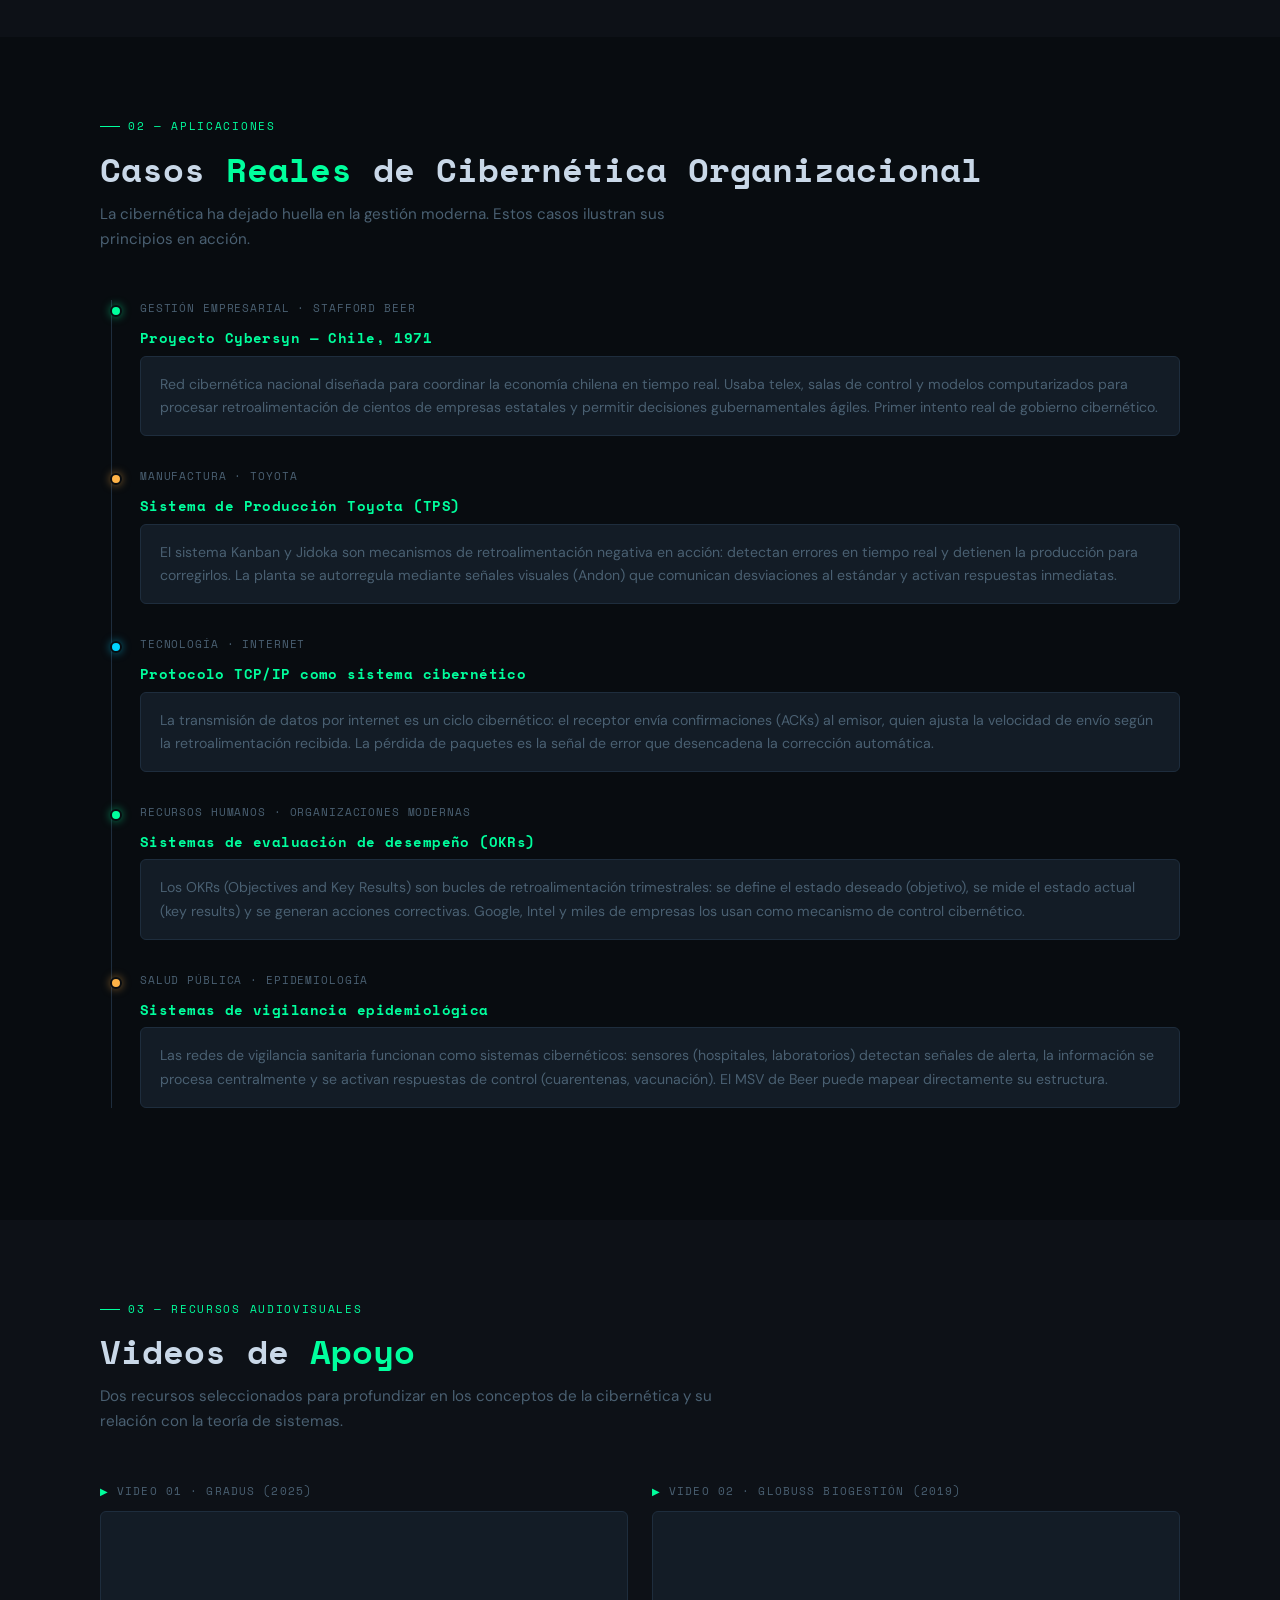
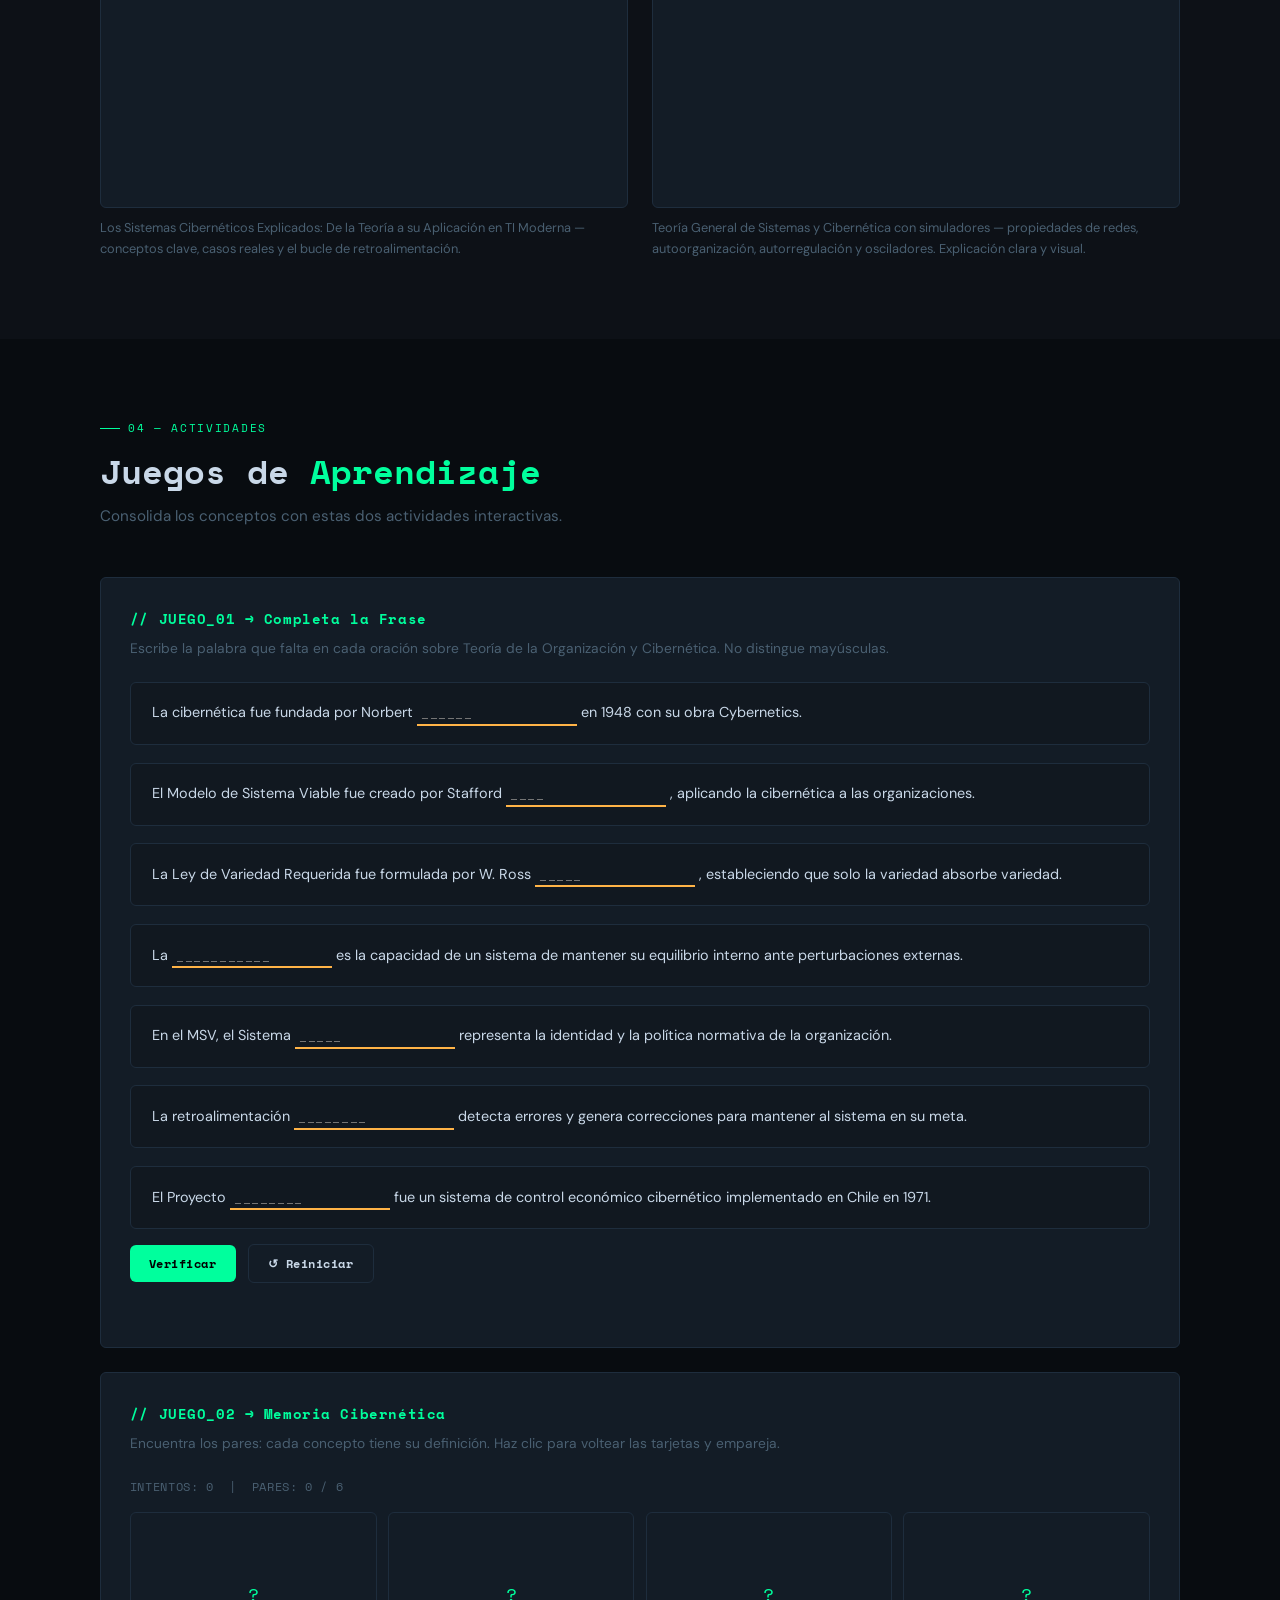
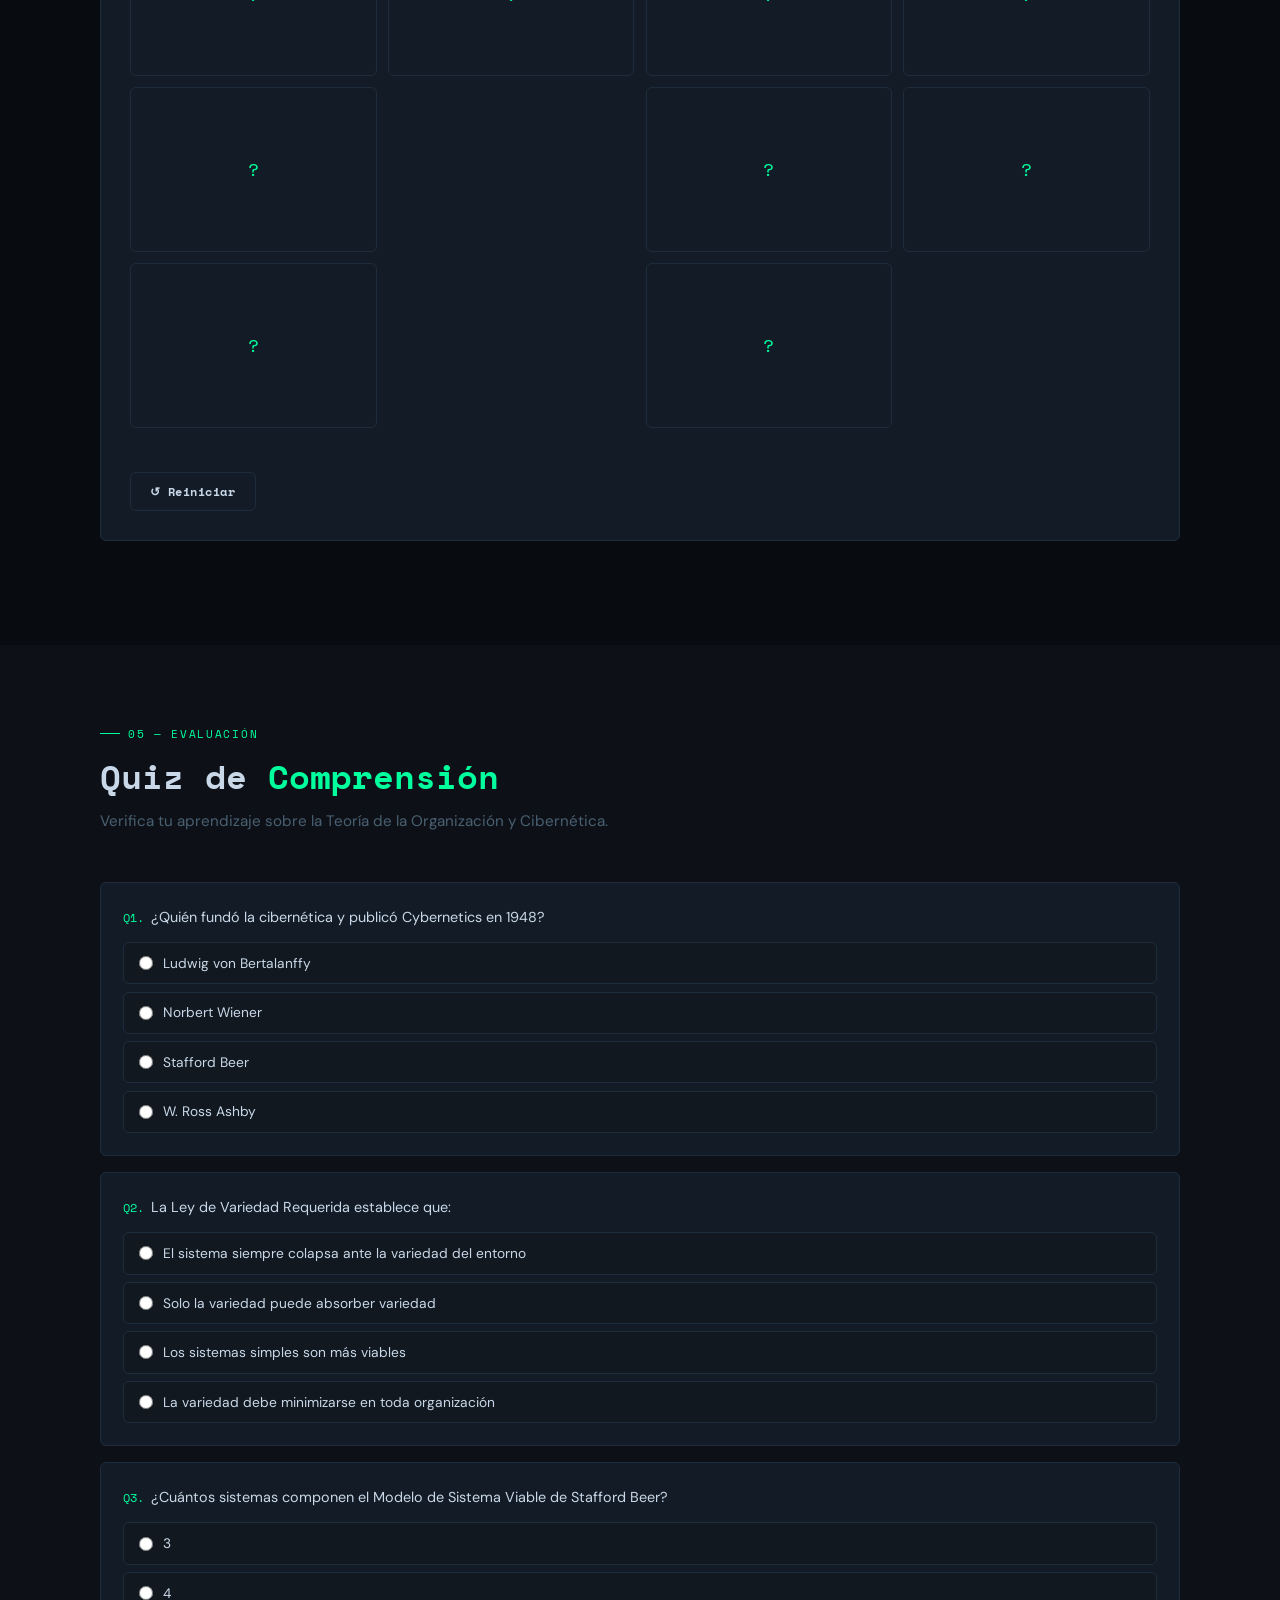
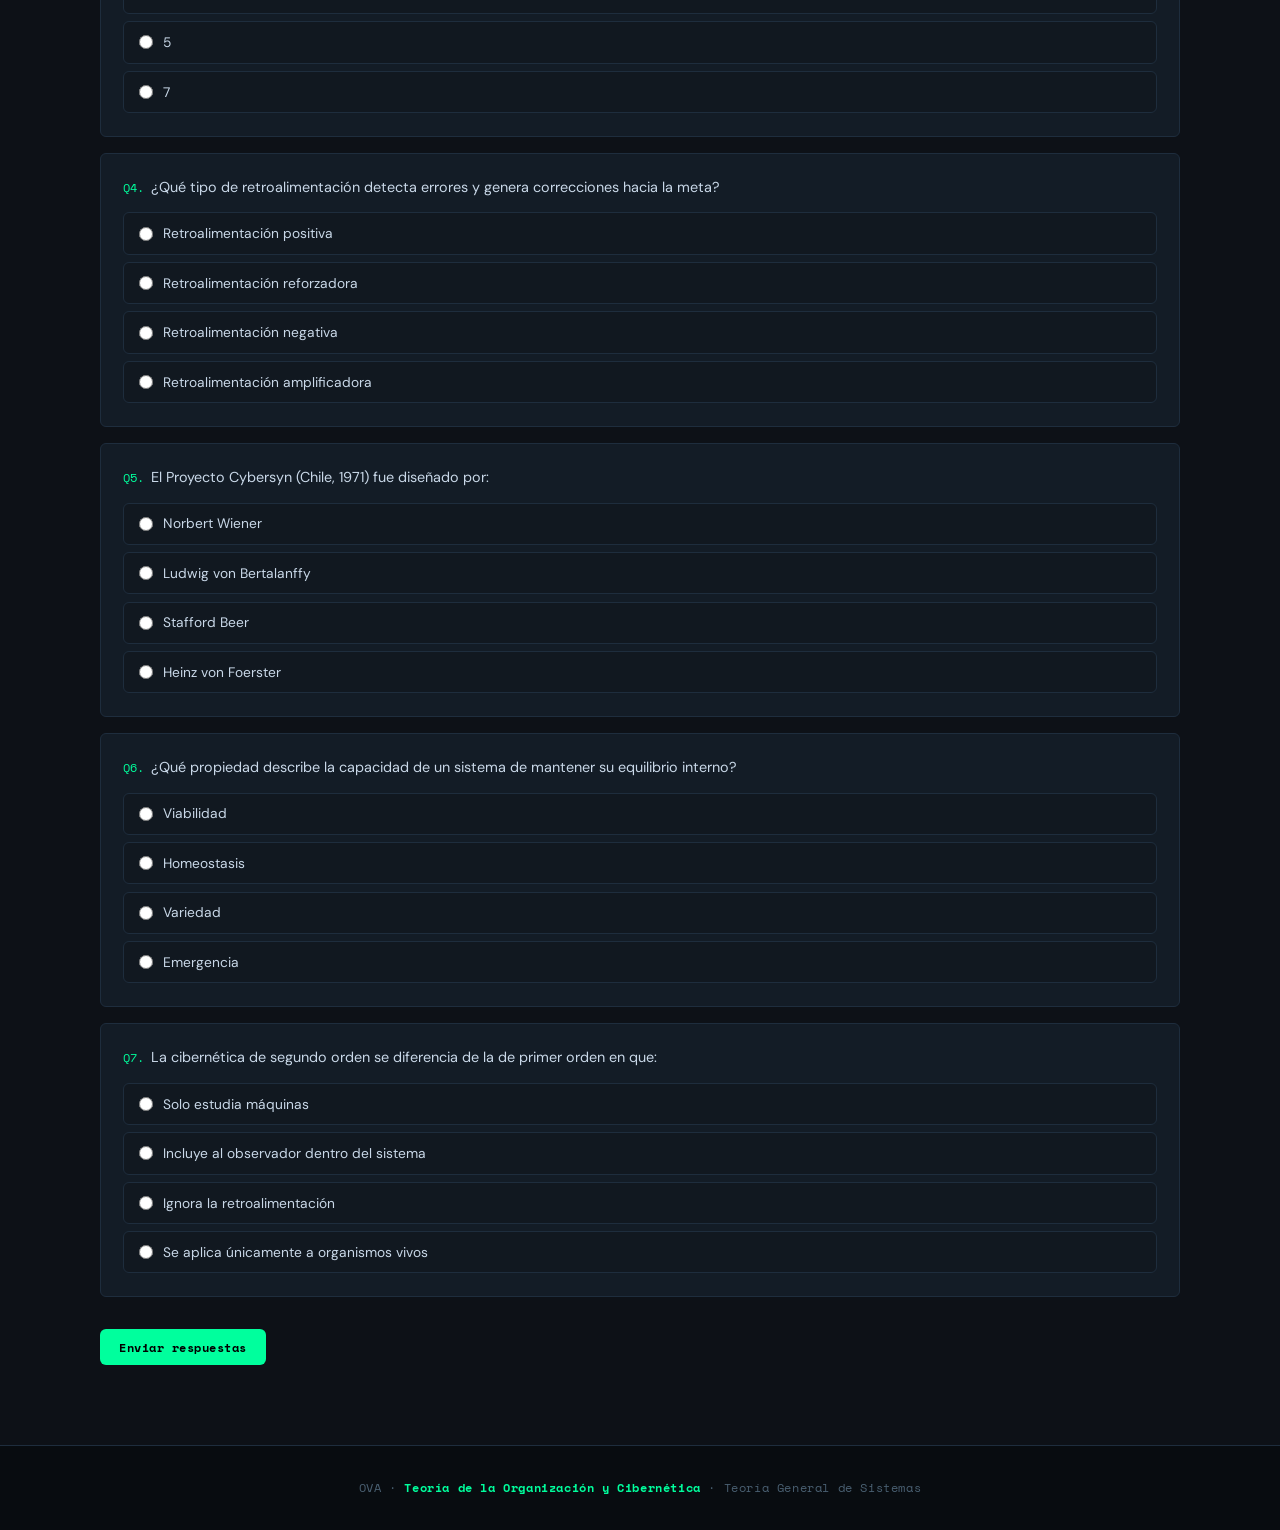
<file: OVA-Juan_Angarita/ova-cibernetica-juan-angarita.html>
<!DOCTYPE html>
<html lang="es">
<head>
<meta charset="UTF-8"/>
<meta name="viewport" content="width=device-width,initial-scale=1.0"/>
<title>OVA · Teoría de la Organización y Cibernética</title>
<link href="https://fonts.googleapis.com/css2?family=Space+Mono:ital,wght@0,400;0,700;1,400&family=DM+Sans:wght@300;400;500;600&display=swap" rel="stylesheet"/>
<style>
:root{
  --bg:#080c10;
  --s1:#0d1117;
  --s2:#111820;
  --card:#131c26;
  --border:#1e2d3d;
  --g:#00ff9d;      /* green terminal */
  --g2:#00cc7a;
  --g-dim:rgba(0,255,157,.08);
  --amber:#ffb347;
  --amber-dim:rgba(255,179,71,.08);
  --cyan:#00d4ff;
  --cyan-dim:rgba(0,212,255,.08);
  --red:#ff4757;
  --text:#c9d8e8;
  --muted:#4a6072;
  --head:'Space Mono',monospace;
  --body:'DM Sans',sans-serif;
  --r:6px;
}
*,*::before,*::after{box-sizing:border-box;margin:0;padding:0}
html{scroll-behavior:smooth}
body{background:var(--bg);color:var(--text);font-family:var(--body);line-height:1.65;overflow-x:hidden}

/* scanline overlay */
body::before{content:'';position:fixed;inset:0;z-index:0;pointer-events:none;
  background:repeating-linear-gradient(0deg,transparent,transparent 2px,rgba(0,0,0,.06) 2px,rgba(0,0,0,.06) 4px);
  animation:scan 8s linear infinite;opacity:.4}
@keyframes scan{0%{background-position:0 0}100%{background-position:0 100px}}

/* circuit bg */
body::after{content:'';position:fixed;inset:0;z-index:0;pointer-events:none;opacity:.03;
  background-image:
    linear-gradient(var(--g) 1px,transparent 1px),
    linear-gradient(90deg,var(--g) 1px,transparent 1px);
  background-size:40px 40px}

/* NAV */
nav{position:fixed;top:0;left:0;right:0;z-index:200;height:56px;display:flex;align-items:center;justify-content:space-between;padding:0 5vw;
  background:rgba(8,12,16,.95);backdrop-filter:blur(10px);
  border-bottom:1px solid var(--border)}
.brand{font-family:var(--head);font-size:.95rem;color:var(--g);letter-spacing:.05em}
.brand em{color:var(--amber);font-style:normal}
.nl{display:flex;gap:2rem;list-style:none}
.nl a{color:var(--muted);text-decoration:none;font-size:.75rem;font-weight:500;letter-spacing:.1em;text-transform:uppercase;transition:color .2s;font-family:var(--head)}
.nl a:hover{color:var(--g)}
.nt{display:none;background:none;border:none;color:var(--text);font-size:1.3rem;cursor:pointer}
@media(max-width:700px){
  .nl{display:none;flex-direction:column;position:absolute;top:56px;left:0;right:0;background:var(--s1);padding:1.2rem 5vw;gap:.9rem;border-bottom:1px solid var(--border)}
  .nl.open{display:flex}
  .nt{display:block}
}

/* HERO — completely different layout: full-bleed terminal window */
#hero{min-height:100vh;display:flex;flex-direction:column;justify-content:center;padding:80px 5vw 60px;position:relative;z-index:1}
.hero-terminal{max-width:900px;margin:0 auto;width:100%}
.term-bar{background:var(--s2);border:1px solid var(--border);border-bottom:none;border-radius:var(--r) var(--r) 0 0;padding:.6rem 1rem;display:flex;align-items:center;gap:.5rem}
.term-dot{width:10px;height:10px;border-radius:50%}
.td1{background:#ff5f57}.td2{background:#febc2e}.td3{background:#28c840}
.term-title{font-family:var(--head);font-size:.7rem;color:var(--muted);margin-left:.5rem;letter-spacing:.08em}
.term-body{background:var(--s1);border:1px solid var(--border);border-radius:0 0 var(--r) var(--r);padding:2.5rem 2.2rem}
.term-line{font-family:var(--head);font-size:.8rem;color:var(--muted);margin-bottom:.3rem}
.term-line .p{color:var(--g)}
.term-line .cmd{color:var(--text)}
.term-line .out{color:var(--amber)}
.hero-h1{font-family:var(--head);font-size:clamp(1.6rem,4.5vw,3rem);line-height:1.1;margin:1.5rem 0 1rem;color:var(--g);letter-spacing:-.01em}
.hero-h1 span{color:var(--amber)}
.hero-sub{color:var(--muted);font-size:1rem;max-width:580px;margin-bottom:2rem;font-family:var(--body)}
.hero-badges{display:flex;gap:.6rem;flex-wrap:wrap;margin-bottom:2rem}
.hbadge{font-family:var(--head);font-size:.68rem;letter-spacing:.08em;padding:.3rem .75rem;border-radius:3px;border:1px solid}
.hb1{border-color:var(--g);color:var(--g);background:var(--g-dim)}
.hb2{border-color:var(--amber);color:var(--amber);background:var(--amber-dim)}
.hb3{border-color:var(--cyan);color:var(--cyan);background:var(--cyan-dim)}
.hero-cta{display:flex;gap:.8rem;flex-wrap:wrap}
.btn-g{background:var(--g);color:#000;padding:.65rem 1.5rem;border-radius:var(--r);text-decoration:none;font-weight:700;font-size:.85rem;font-family:var(--head);transition:box-shadow .2s,transform .15s}
.btn-g:hover{box-shadow:0 0 20px rgba(0,255,157,.4);transform:translateY(-1px)}
.btn-ghost{border:1px solid var(--border);color:var(--text);padding:.65rem 1.5rem;border-radius:var(--r);text-decoration:none;font-family:var(--head);font-size:.85rem;transition:border-color .2s,color .2s}
.btn-ghost:hover{border-color:var(--g);color:var(--g)}
.cursor{display:inline-block;width:10px;height:1.1em;background:var(--g);margin-left:2px;animation:blink .8s step-end infinite;vertical-align:middle}
@keyframes blink{0%,100%{opacity:1}50%{opacity:0}}

/* SECTIONS */
section{padding:80px 5vw;position:relative;z-index:1}
.ctr{max-width:1080px;margin:0 auto}
.sh{margin-bottom:3rem}
.sh .tag{font-family:var(--head);font-size:.7rem;letter-spacing:.15em;text-transform:uppercase;color:var(--g);display:flex;align-items:center;gap:.5rem;margin-bottom:.8rem}
.sh .tag::before{content:'';display:inline-block;width:20px;height:1px;background:var(--g)}
.sh h2{font-family:var(--head);font-size:clamp(1.5rem,3vw,2.1rem);line-height:1.2;margin-bottom:.8rem;color:var(--text)}
.sh h2 em{font-style:normal;color:var(--g)}
.sh p{color:var(--muted);max-width:620px;font-size:.95rem}

/* TEORIA — horizontal scrolling tabs */
#teoria{background:var(--s1)}
.tabs{display:flex;gap:0;border-bottom:1px solid var(--border);margin-bottom:2rem;overflow-x:auto;scrollbar-width:none}
.tabs::-webkit-scrollbar{display:none}
.tab{font-family:var(--head);font-size:.72rem;letter-spacing:.08em;text-transform:uppercase;padding:.7rem 1.2rem;cursor:pointer;color:var(--muted);border-bottom:2px solid transparent;white-space:nowrap;background:none;border-top:none;border-left:none;border-right:none;transition:color .2s,border-color .2s}
.tab:hover{color:var(--g)}
.tab.active{color:var(--g);border-bottom-color:var(--g)}
.tab-panels .panel{display:none}
.tab-panels .panel.active{display:grid;grid-template-columns:1fr 1fr;gap:1.5rem;animation:fadeUp .35s ease}
@media(max-width:680px){.tab-panels .panel.active{grid-template-columns:1fr}}
@keyframes fadeUp{from{opacity:0;transform:translateY(12px)}to{opacity:1;transform:translateY(0)}}
.tcard{background:var(--card);border:1px solid var(--border);border-radius:var(--r);padding:1.5rem}
.tcard h3{font-family:var(--head);font-size:.95rem;color:var(--g);margin-bottom:.7rem;letter-spacing:.02em}
.tcard p{color:var(--muted);font-size:.88rem;margin-bottom:.8rem}
.tcard ul{color:var(--muted);font-size:.84rem;padding-left:1.1rem}
.tcard ul li{margin-bottom:.35rem}
.tcard .key{display:inline-block;margin-top:.8rem;font-family:var(--head);font-size:.68rem;letter-spacing:.08em;padding:.25rem .65rem;border-radius:3px;border:1px solid var(--g);color:var(--g);background:var(--g-dim)}
.tcard.amber h3{color:var(--amber)}
.tcard.amber .key{border-color:var(--amber);color:var(--amber);background:var(--amber-dim)}
.tcard.cyan h3{color:var(--cyan)}
.tcard.cyan .key{border-color:var(--cyan);color:var(--cyan);background:var(--cyan-dim)}

/* EJEMPLOS — timeline vertical */
#ejemplos{background:var(--bg)}
.timeline{position:relative;padding-left:2.5rem}
.timeline::before{content:'';position:absolute;left:.7rem;top:0;bottom:0;width:1px;background:var(--border)}
.tl-item{position:relative;margin-bottom:2rem}
.tl-dot{position:absolute;left:-1.85rem;top:.3rem;width:12px;height:12px;border-radius:50%;background:var(--g);box-shadow:0 0 8px rgba(0,255,157,.5);border:2px solid var(--bg)}
.tl-item h4{font-family:var(--head);font-size:.88rem;color:var(--g);margin-bottom:.4rem;letter-spacing:.03em}
.tl-item .tl-meta{font-family:var(--head);font-size:.68rem;color:var(--muted);letter-spacing:.08em;text-transform:uppercase;margin-bottom:.5rem}
.tl-item p{color:var(--muted);font-size:.88rem;background:var(--card);border:1px solid var(--border);border-radius:var(--r);padding:1rem 1.2rem}

/* VIDEO */
#video{background:var(--s1)}
.videos-grid{display:grid;grid-template-columns:1fr 1fr;gap:1.5rem}
@media(max-width:700px){.videos-grid{grid-template-columns:1fr}}
.video-item{}
.video-label{font-family:var(--head);font-size:.7rem;color:var(--muted);letter-spacing:.1em;text-transform:uppercase;margin-bottom:.6rem;display:flex;align-items:center;gap:.5rem}
.video-label::before{content:'▶';color:var(--g);font-size:.6rem}
.video-wrap{border-radius:var(--r);overflow:hidden;aspect-ratio:16/9;border:1px solid var(--border);background:var(--card)}
.video-wrap iframe{width:100%;height:100%;border:none;display:block}
.video-desc{font-size:.8rem;color:var(--muted);margin-top:.6rem}

/* JUEGOS */
#juegos{background:var(--bg)}
.game-box{background:var(--card);border:1px solid var(--border);border-radius:var(--r);padding:1.8rem;margin-bottom:1.5rem}
.game-box h3{font-family:var(--head);font-size:.9rem;color:var(--g);margin-bottom:.4rem;letter-spacing:.04em}
.game-box>p{color:var(--muted);font-size:.86rem;margin-bottom:1.4rem}

/* COMPLETA LA FRASE */
.fib-list{display:flex;flex-direction:column;gap:1.1rem}
.fib-item{background:var(--s2);border:1px solid var(--border);border-radius:var(--r);padding:1.1rem 1.3rem}
.fib-item p{font-size:.9rem;color:var(--text);line-height:1.8}
.fib-input{font-family:var(--head);font-size:.82rem;background:transparent;border:none;border-bottom:2px solid var(--amber);color:var(--amber);outline:none;width:160px;padding:.1rem .3rem;letter-spacing:.04em;transition:border-color .2s}
.fib-input:focus{border-color:var(--g)}
.fib-input.correct{border-color:var(--g);color:var(--g)}
.fib-input.wrong{border-color:var(--red);color:var(--red)}
.fib-hint{font-family:var(--head);font-size:.7rem;color:var(--muted);margin-top:.5rem;display:none}
.fib-hint.show{display:block}
.fib-score{font-family:var(--head);font-size:1.3rem;color:var(--g);margin-top:.8rem;min-height:1.4rem}

/* MEMORIA */
.mem-grid{display:grid;grid-template-columns:repeat(4,1fr);gap:.7rem}
@media(max-width:500px){.mem-grid{grid-template-columns:repeat(3,1fr)}}
.mem-card{aspect-ratio:3/2;perspective:600px;cursor:pointer}
.mem-inner{width:100%;height:100%;position:relative;transform-style:preserve-3d;transition:transform .4s ease}
.mem-card.flipped .mem-inner,.mem-card.matched .mem-inner{transform:rotateY(180deg)}
.mem-face{position:absolute;inset:0;border-radius:var(--r);backface-visibility:hidden;display:flex;align-items:center;justify-content:center;border:1px solid var(--border)}
.mem-back{background:var(--card);font-family:var(--head);font-size:1.1rem;color:var(--g)}
.mem-front{background:var(--s2);transform:rotateY(180deg);padding:.4rem;text-align:center}
.mem-front span{font-size:.72rem;color:var(--text);line-height:1.3;display:block;font-family:var(--body)}
.mem-card.matched .mem-face{border-color:var(--g)}
.mem-card.matched .mem-back{background:var(--g-dim)}
.mem-card.matched .mem-front{background:var(--g-dim)}
.mem-stats{font-family:var(--head);font-size:.78rem;color:var(--muted);margin-bottom:.9rem;letter-spacing:.05em}
.mem-win{font-family:var(--head);font-size:.9rem;color:var(--g);margin-top:.8rem;min-height:1.2rem}

/* Botones */
.gbtn{background:var(--g);color:#000;border:none;padding:.55rem 1.2rem;border-radius:var(--r);cursor:pointer;font-family:var(--head);font-size:.78rem;font-weight:700;margin-top:.8rem;margin-right:.5rem;letter-spacing:.04em;transition:box-shadow .2s,transform .15s}
.gbtn:hover{box-shadow:0 0 14px rgba(0,255,157,.35);transform:translateY(-1px)}
.gbtn.sec{background:transparent;color:var(--text);border:1px solid var(--border)}
.gbtn.sec:hover{border-color:var(--g);color:var(--g);box-shadow:none;transform:none}
.gres{margin-top:.8rem;font-family:var(--head);font-size:.8rem;min-height:1.2rem}
.ok{color:var(--g)}.bad{color:var(--red)}

/* QUIZ */
#quiz{background:var(--s1)}
.qq{background:var(--card);border:1px solid var(--border);border-radius:var(--r);padding:1.4rem;margin-bottom:1rem}
.qn{color:var(--g);font-family:var(--head);font-size:.78rem;margin-right:.4rem}
.qq p{font-size:.9rem}
.qopts{display:flex;flex-direction:column;gap:.45rem;margin-top:.8rem}
.qo{display:flex;align-items:center;gap:.65rem;background:var(--s2);border:1px solid var(--border);border-radius:var(--r);padding:.55rem .9rem;cursor:pointer;font-size:.86rem;transition:border-color .15s}
.qo:hover{border-color:var(--g)}
.qo input{accent-color:var(--g);width:14px;height:14px}
.qo.correct{border-color:var(--g);background:var(--g-dim);color:var(--g)}
.qo.wrong{border-color:var(--red);background:rgba(255,71,87,.08);color:var(--red)}
.quiz-actions{margin-top:1.2rem}
.qresult{background:var(--card);border:1px solid var(--border);border-radius:var(--r);padding:2.5rem;text-align:center;margin-top:1.2rem}
.qresult.hidden{display:none}
.qscore{font-family:var(--head);font-size:3rem;color:var(--g);letter-spacing:-.02em}
.qlbl{color:var(--muted);font-size:.8rem;font-family:var(--head);letter-spacing:.06em;margin-top:.3rem}
.qfb{font-size:.95rem;margin:1rem 0 1.5rem;color:var(--text)}

/* FOOTER */
footer{text-align:center;padding:2rem 5vw;border-top:1px solid var(--border);color:var(--muted);font-size:.75rem;font-family:var(--head);letter-spacing:.05em;position:relative;z-index:1}
footer strong{color:var(--g)}
</style>
</head>
<body>

<!-- NAV -->
<nav>
  <div class="brand">OVA<em>::</em>TOC</div>
  <button class="nt" id="nt">&#9776;</button>
  <ul class="nl" id="nl">
    <li><a href="#hero">_inicio</a></li>
    <li><a href="#teoria">_teoría</a></li>
    <li><a href="#ejemplos">_ejemplos</a></li>
    <li><a href="#video">_video</a></li>
    <li><a href="#juegos">_juegos</a></li>
    <li><a href="#quiz">_quiz</a></li>
  </ul>
</nav>

<!-- HERO -->
<section id="hero">
<div class="hero-terminal">
  <div class="term-bar">
    <div class="term-dot td1"></div>
    <div class="term-dot td2"></div>
    <div class="term-dot td3"></div>
    <span class="term-title">ova-toc.sh — bash — 80×24</span>
  </div>
  <div class="term-body">
    <div class="term-line"><span class="p">student@ova:~$</span> <span class="cmd">load --module "teoria-organizacion-cibernetica"</span></div>
    <div class="term-line"><span class="out">✔ Módulo cargado. Bienvenido al OVA.</span></div>
    <div class="term-line" style="margin-top:.5rem"><span class="p">></span> <span class="cmd">describe --topic</span></div>
    <h1 class="hero-h1">Teoría de la <span>Organización</span><br/>y Cibernética<span class="cursor"></span></h1>
    <p class="hero-sub">Estudia cómo los sistemas organizacionales se controlan, comunican y adaptan usando los principios de la cibernética: retroalimentación, regulación y viabilidad.</p>
    <div class="hero-badges">
      <span class="hbadge hb1">Retroalimentación</span>
      <span class="hbadge hb2">Modelo de Sistema Viable</span>
      <span class="hbadge hb3">Cibernética de Wiener</span>
      <span class="hbadge hb1">Homeostasis</span>
      <span class="hbadge hb2">Ley de Variedad Requerida</span>
    </div>
    <div class="hero-cta">
      <a href="#teoria" class="btn-g">Iniciar módulo →</a>
      <a href="#quiz" class="btn-ghost">Ir a evaluación</a>
    </div>
  </div>
</div>
</section>

<!-- TEORIA -->
<section id="teoria">
<div class="ctr">
  <div class="sh">
    <div class="tag">01 — Fundamentos</div>
    <h2>Teoría de la <em>Organización</em> y Cibernética</h2>
    <p>Explora los pilares conceptuales que definen cómo las organizaciones funcionan como sistemas cibernéticos capaces de aprender, adaptarse y sobrevivir.</p>
  </div>
  <div class="tabs" role="tablist">
    <button class="tab active" data-tab="0">Cibernética</button>
    <button class="tab" data-tab="1">Organización</button>
    <button class="tab" data-tab="2">Retroalimentación</button>
    <button class="tab" data-tab="3">Modelo Viable</button>
    <button class="tab" data-tab="4">Wiener &amp; Beer</button>
  </div>
  <div class="tab-panels">

    <!-- Panel 0 -->
    <div class="panel active">
      <div class="tcard">
        <h3>¿Qué es la Cibernética?</h3>
        <p>Ciencia del control y la comunicación en el animal y la máquina (Norbert Wiener, 1948). Estudia cómo los sistemas regulan su comportamiento mediante flujos de información.</p>
        <ul>
          <li>Control basado en retroalimentación</li>
          <li>Comunicación entre sistema y entorno</li>
          <li>Autorregulación y adaptación</li>
          <li>Aplicable a máquinas, organismos y organizaciones</li>
        </ul>
        <span class="key">CONTROL + COMUNICACIÓN</span>
      </div>
      <div class="tcard amber">
        <h3>Cibernética de Primer y Segundo Orden</h3>
        <p>La cibernética de primer orden estudia sistemas observados externamente. La de segundo orden incluye al observador dentro del sistema, reconociendo su influencia.</p>
        <ul>
          <li>1.° orden: sistemas regulados desde afuera</li>
          <li>2.° orden: sistemas que se auto-observan</li>
          <li>Reflexividad y construcción del conocimiento</li>
          <li>Heinz von Foerster como impulsor</li>
        </ul>
        <span class="key">OBSERVADOR INCLUIDO</span>
      </div>
    </div>

    <!-- Panel 1 -->
    <div class="panel">
      <div class="tcard cyan">
        <h3>Organización como Sistema</h3>
        <p>La Teoría de la Organización concibe a las empresas e instituciones como sistemas abiertos que intercambian información, energía y materia con su entorno.</p>
        <ul>
          <li>Subsistemas interdependientes</li>
          <li>Interacción continua con el entorno</li>
          <li>Propiedades emergentes no planeadas</li>
          <li>Totalidad mayor que la suma de sus partes</li>
        </ul>
        <span class="key">SISTEMA ABIERTO</span>
      </div>
      <div class="tcard">
        <h3>Estructura y Función Organizacional</h3>
        <p>Toda organización necesita mecanismos de coordinación, control y comunicación para mantener su cohesión interna frente a la variedad del entorno.</p>
        <ul>
          <li>Jerarquía y autonomía de subsistemas</li>
          <li>Canales formales e informales de comunicación</li>
          <li>Cultura organizacional como regulador</li>
          <li>Toma de decisiones distribuida</li>
        </ul>
        <span class="key">ESTRUCTURA → VIABILIDAD</span>
      </div>
    </div>

    <!-- Panel 2 -->
    <div class="panel">
      <div class="tcard">
        <h3>Retroalimentación Negativa</h3>
        <p>Mecanismo corrector que reduce la desviación entre el estado actual y el estado deseado. Fundamental para la estabilidad y el control organizacional.</p>
        <ul>
          <li>Detecta error → genera corrección</li>
          <li>Mantiene el sistema en su meta</li>
          <li>Ejemplo: control presupuestal, KPIs</li>
          <li>Base del comportamiento de equilibrio</li>
        </ul>
        <span class="key">ERROR → CORRECCIÓN → META</span>
      </div>
      <div class="tcard amber">
        <h3>Retroalimentación Positiva</h3>
        <p>Mecanismo amplificador que refuerza los cambios en la dirección en que se producen. Impulsa el crecimiento pero puede desestabilizar si no se regula.</p>
        <ul>
          <li>Amplifica el estado del sistema</li>
          <li>Impulsa crecimiento e innovación</li>
          <li>Ejemplo: efecto red, aprendizaje organizacional</li>
          <li>Requiere balance con retroalimentación negativa</li>
        </ul>
        <span class="key">CAMBIO → AMPLIFICACIÓN</span>
      </div>
    </div>

    <!-- Panel 3 -->
    <div class="panel">
      <div class="tcard cyan">
        <h3>Modelo de Sistema Viable (MSV)</h3>
        <p>Desarrollado por Stafford Beer, describe las condiciones estructurales necesarias para que una organización sea viable y pueda sobrevivir en entornos cambiantes.</p>
        <ul>
          <li>Sistema 1: operaciones productivas</li>
          <li>Sistema 2: coordinación anti-oscilación</li>
          <li>Sistema 3: control interno y auditoría</li>
          <li>Sistema 4: inteligencia y adaptación</li>
          <li>Sistema 5: identidad y política normativa</li>
        </ul>
        <span class="key">VIABILIDAD ORGANIZACIONAL</span>
      </div>
      <div class="tcard">
        <h3>Ley de Variedad Requerida (Ashby)</h3>
        <p>Solo la variedad puede absorber variedad. El controlador de un sistema debe tener al menos tanta variedad como el sistema que controla para regularlo eficazmente.</p>
        <ul>
          <li>Principio de Requisite Variety (W.R. Ashby)</li>
          <li>El entorno impone variedad al sistema</li>
          <li>El gestor debe ampliar su repertorio de respuestas</li>
          <li>Clave para diseño de estructuras adaptativas</li>
        </ul>
        <span class="key">VARIEDAD ↔ CONTROL</span>
      </div>
    </div>

    <!-- Panel 4 -->
    <div class="panel">
      <div class="tcard amber">
        <h3>Norbert Wiener (1894–1964)</h3>
        <p>Matemático del MIT, fundador de la cibernética. Su obra <em>Cybernetics</em> (1948) estableció los conceptos de retroalimentación, información y control como base de una nueva ciencia interdisciplinar.</p>
        <ul>
          <li>Retroalimentación como principio universal</li>
          <li>Unificó biología, ingeniería y ciencias sociales</li>
          <li>Anticipó la inteligencia artificial</li>
          <li>Énfasis en las implicaciones sociales de la tecnología</li>
        </ul>
        <span class="key">PADRE DE LA CIBERNÉTICA</span>
      </div>
      <div class="tcard">
        <h3>Stafford Beer (1926–2002)</h3>
        <p>Científico de gestión británico, creador del Modelo de Sistema Viable. Aplicó la cibernética a la organización empresarial y gubernamental, incluyendo el proyecto Cybersyn en Chile (1971).</p>
        <ul>
          <li>Fundador de la Cibernética de Gestión</li>
          <li>Diseñó el MSV para organizaciones complejas</li>
          <li>Proyecto Cybersyn: gobierno cibernético real</li>
          <li>Brain of the Firm (1972) obra clave</li>
        </ul>
        <span class="key">CIBERNÉTICA ORGANIZACIONAL</span>
      </div>
    </div>

  </div><!-- tab-panels -->
</div>
</section>

<!-- EJEMPLOS -->
<section id="ejemplos">
<div class="ctr">
  <div class="sh">
    <div class="tag">02 — Aplicaciones</div>
    <h2>Casos <em>Reales</em> de Cibernética Organizacional</h2>
    <p>La cibernética ha dejado huella en la gestión moderna. Estos casos ilustran sus principios en acción.</p>
  </div>
  <div class="timeline">
    <div class="tl-item">
      <div class="tl-dot"></div>
      <div class="tl-meta">Gestión Empresarial · Stafford Beer</div>
      <h4>Proyecto Cybersyn — Chile, 1971</h4>
      <p>Red cibernética nacional diseñada para coordinar la economía chilena en tiempo real. Usaba telex, salas de control y modelos computarizados para procesar retroalimentación de cientos de empresas estatales y permitir decisiones gubernamentales ágiles. Primer intento real de gobierno cibernético.</p>
    </div>
    <div class="tl-item">
      <div class="tl-dot" style="background:var(--amber);box-shadow:0 0 8px rgba(255,179,71,.5)"></div>
      <div class="tl-meta">Manufactura · Toyota</div>
      <h4>Sistema de Producción Toyota (TPS)</h4>
      <p>El sistema Kanban y Jidoka son mecanismos de retroalimentación negativa en acción: detectan errores en tiempo real y detienen la producción para corregirlos. La planta se autorregula mediante señales visuales (Andon) que comunican desviaciones al estándar y activan respuestas inmediatas.</p>
    </div>
    <div class="tl-item">
      <div class="tl-dot" style="background:var(--cyan);box-shadow:0 0 8px rgba(0,212,255,.5)"></div>
      <div class="tl-meta">Tecnología · Internet</div>
      <h4>Protocolo TCP/IP como sistema cibernético</h4>
      <p>La transmisión de datos por internet es un ciclo cibernético: el receptor envía confirmaciones (ACKs) al emisor, quien ajusta la velocidad de envío según la retroalimentación recibida. La pérdida de paquetes es la señal de error que desencadena la corrección automática.</p>
    </div>
    <div class="tl-item">
      <div class="tl-dot"></div>
      <div class="tl-meta">Recursos Humanos · Organizaciones modernas</div>
      <h4>Sistemas de evaluación de desempeño (OKRs)</h4>
      <p>Los OKRs (Objectives and Key Results) son bucles de retroalimentación trimestrales: se define el estado deseado (objetivo), se mide el estado actual (key results) y se generan acciones correctivas. Google, Intel y miles de empresas los usan como mecanismo de control cibernético.</p>
    </div>
    <div class="tl-item">
      <div class="tl-dot" style="background:var(--amber);box-shadow:0 0 8px rgba(255,179,71,.5)"></div>
      <div class="tl-meta">Salud Pública · Epidemiología</div>
      <h4>Sistemas de vigilancia epidemiológica</h4>
      <p>Las redes de vigilancia sanitaria funcionan como sistemas cibernéticos: sensores (hospitales, laboratorios) detectan señales de alerta, la información se procesa centralmente y se activan respuestas de control (cuarentenas, vacunación). El MSV de Beer puede mapear directamente su estructura.</p>
    </div>
  </div>
</div>
</section>

<!-- VIDEO -->
<section id="video">
<div class="ctr">
  <div class="sh">
    <div class="tag">03 — Recursos Audiovisuales</div>
    <h2>Videos de <em>Apoyo</em></h2>
    <p>Dos recursos seleccionados para profundizar en los conceptos de la cibernética y su relación con la teoría de sistemas.</p>
  </div>
  <div class="videos-grid">
    <div class="video-item">
      <div class="video-label">Video 01 · Gradus (2025)</div>
      <div class="video-wrap">
        <iframe src="https://www.youtube.com/embed/Heyc9LibN1s"
          title="Los Sistemas Cibernéticos Explicados"
          allow="accelerometer; autoplay; clipboard-write; encrypted-media; gyroscope; picture-in-picture"
          allowfullscreen></iframe>
      </div>
      <p class="video-desc">Los Sistemas Cibernéticos Explicados: De la Teoría a su Aplicación en TI Moderna — conceptos clave, casos reales y el bucle de retroalimentación.</p>
    </div>
    <div class="video-item">
      <div class="video-label">Video 02 · Globuss Biogestión (2019)</div>
      <div class="video-wrap">
        <iframe src="https://www.youtube.com/embed/JGNA4nYzREA"
          title="Teoría general de sistemas y cibernética"
          allow="accelerometer; autoplay; clipboard-write; encrypted-media; gyroscope; picture-in-picture"
          allowfullscreen></iframe>
      </div>
      <p class="video-desc">Teoría General de Sistemas y Cibernética con simuladores — propiedades de redes, autoorganización, autorregulación y osciladores. Explicación clara y visual.</p>
    </div>
  </div>
</div>
</section>

<!-- JUEGOS -->
<section id="juegos">
<div class="ctr">
  <div class="sh">
    <div class="tag">04 — Actividades</div>
    <h2>Juegos de <em>Aprendizaje</em></h2>
    <p>Consolida los conceptos con estas dos actividades interactivas.</p>
  </div>

  <!-- COMPLETA LA FRASE -->
  <div class="game-box">
    <h3>// JUEGO_01 → Completa la Frase</h3>
    <p>Escribe la palabra que falta en cada oración sobre Teoría de la Organización y Cibernética. No distingue mayúsculas.</p>
    <div class="fib-list" id="fibList"></div>
    <button class="gbtn" id="checkFib" style="margin-top:1rem">Verificar</button>
    <button class="gbtn sec" id="resetFib">↺ Reiniciar</button>
    <div class="fib-score" id="fibScore"></div>
  </div>

  <!-- MEMORIA -->
  <div class="game-box">
    <h3>// JUEGO_02 → Memoria Cibernética</h3>
    <p>Encuentra los pares: cada concepto tiene su definición. Haz clic para voltear las tarjetas y empareja.</p>
    <div class="mem-stats" id="memStats">INTENTOS: 0 &nbsp;|&nbsp; PARES: 0 / 6</div>
    <div class="mem-grid" id="memGrid"></div>
    <div class="mem-win" id="memWin"></div>
    <button class="gbtn sec" id="resetMem" style="margin-top:.8rem">↺ Reiniciar</button>
  </div>
</div>
</section>

<!-- QUIZ -->
<section id="quiz">
<div class="ctr">
  <div class="sh">
    <div class="tag">05 — Evaluación</div>
    <h2>Quiz de <em>Comprensión</em></h2>
    <p>Verifica tu aprendizaje sobre la Teoría de la Organización y Cibernética.</p>
  </div>
  <div id="quizForm"></div>
  <div class="quiz-actions">
    <button class="gbtn" id="submitQuiz">Enviar respuestas</button>
  </div>
  <div id="quizResult" class="qresult hidden"></div>
</div>
</section>

<footer>
  <p>OVA · <strong>Teoría de la Organización y Cibernética</strong> · Teoría General de Sistemas</p>
</footer>

<script>
/* NAV */
const nt=document.getElementById('nt'),nl=document.getElementById('nl');
nt.addEventListener('click',()=>nl.classList.toggle('open'));
nl.querySelectorAll('a').forEach(a=>a.addEventListener('click',()=>nl.classList.remove('open')));
const secs=document.querySelectorAll('section[id]');
window.addEventListener('scroll',()=>{
  let c='';secs.forEach(s=>{if(window.scrollY>=s.offsetTop-130)c=s.id;});
  nl.querySelectorAll('a').forEach(a=>{a.style.color=a.getAttribute('href')==='#'+c?'var(--g)':'';});
},{passive:true});

/* TABS */
document.querySelectorAll('.tab').forEach(tab=>{
  tab.addEventListener('click',()=>{
    document.querySelectorAll('.tab').forEach(t=>t.classList.remove('active'));
    document.querySelectorAll('.panel').forEach(p=>p.classList.remove('active'));
    tab.classList.add('active');
    document.querySelectorAll('.panel')[parseInt(tab.dataset.tab)].classList.add('active');
  });
});

/* ===== JUEGO 1: COMPLETA LA FRASE ===== */
const fibData=[
  {before:'La cibernética fue fundada por Norbert', blank:'WIENER', after:'en 1948 con su obra Cybernetics.', hint:'Matemático del MIT, apellido de 6 letras.'},
  {before:'El Modelo de Sistema Viable fue creado por Stafford', blank:'BEER', after:', aplicando la cibernética a las organizaciones.', hint:'Bebida también, apellido de 4 letras.'},
  {before:'La Ley de Variedad Requerida fue formulada por W. Ross', blank:'ASHBY', after:', estableciendo que solo la variedad absorbe variedad.', hint:'Apellido de 5 letras.'},
  {before:'La', blank:'HOMEOSTASIS', after:'es la capacidad de un sistema de mantener su equilibrio interno ante perturbaciones externas.', hint:'10 letras, mecanismo biológico de autorregulación.'},
  {before:'En el MSV, el Sistema', blank:'CINCO', after:'representa la identidad y la política normativa de la organización.', hint:'Número en español, máxima autoridad del MSV.'},
  {before:'La retroalimentación', blank:'NEGATIVA', after:'detecta errores y genera correcciones para mantener al sistema en su meta.', hint:'Opuesto a positiva, 8 letras.'},
  {before:'El Proyecto', blank:'CYBERSYN', after:'fue un sistema de control económico cibernético implementado en Chile en 1971.', hint:'Nombre en inglés del proyecto chileno, 8 letras.'},
];

function buildFib(){
  document.getElementById('fibScore').textContent='';
  const list=document.getElementById('fibList'); list.innerHTML='';
  fibData.forEach((item,i)=>{
    const div=document.createElement('div'); div.className='fib-item';
    div.innerHTML=`<p>${item.before} <input class="fib-input" id="fib${i}" maxlength="${item.blank.length+3}" placeholder="${'_'.repeat(item.blank.length)}" autocomplete="off" spellcheck="false"/> ${item.after}</p>
    <div class="fib-hint" id="fibh${i}">💡 Pista: ${item.hint} | Respuesta: <strong>${item.blank}</strong></div>`;
    list.appendChild(div);
    div.querySelector('input').addEventListener('keydown',e=>{if(e.key==='Enter')document.getElementById('checkFib').click();});
  });
}
buildFib();

document.getElementById('checkFib').addEventListener('click',()=>{
  let score=0;
  fibData.forEach((item,i)=>{
    const inp=document.getElementById('fib'+i);
    const val=inp.value.trim().toUpperCase().normalize('NFD').replace(/[\u0300-\u036f]/g,'');
    const ans=item.blank.normalize('NFD').replace(/[\u0300-\u036f]/g,'');
    inp.classList.remove('correct','wrong');
    const ok=val===ans;
    inp.classList.add(ok?'correct':'wrong');
    const hint=document.getElementById('fibh'+i);
    if(!ok)hint.classList.add('show');
    if(ok)score++;
    inp.disabled=true;
  });
  const sc=document.getElementById('fibScore');
  sc.textContent='RESULTADO: '+score+'/'+fibData.length+(score===fibData.length?' ✔ PERFECTO':score>=4?' — BIEN':'— REPASA');
  sc.style.color=score===fibData.length?'var(--g)':score>=4?'var(--amber)':'var(--red)';
});
document.getElementById('resetFib').addEventListener('click',buildFib);

/* ===== JUEGO 2: MEMORIA ===== */
const memPairs=[
  {id:1, term:'CIBERNÉTICA',   def:'Ciencia del control y comunicación en sistemas (Wiener, 1948)'},
  {id:2, term:'MSV',           def:'Modelo de 5 subsistemas para la viabilidad organizacional de Beer'},
  {id:3, term:'HOMEOSTASIS',   def:'Capacidad de mantener el equilibrio interno ante perturbaciones'},
  {id:4, term:'LEY DE ASHBY',  def:'Solo la variedad puede absorber variedad en un sistema'},
  {id:5, term:'RETROALIMENTACIÓN NEG.', def:'Mecanismo corrector que reduce desviaciones hacia la meta'},
  {id:6, term:'CYBERSYN',      def:'Proyecto cibernético de gestión económica en Chile, 1971'},
];
let memFlipped=[],memMatched=new Set(),memAttempts=0,memLock=false;

function buildMem(){
  memFlipped=[];memMatched=new Set();memAttempts=0;memLock=false;
  document.getElementById('memWin').textContent='';
  updateMemStats();
  const cards=[];
  memPairs.forEach(p=>{
    cards.push({id:p.id,type:'term',text:p.term});
    cards.push({id:p.id,type:'def', text:p.def});
  });
  cards.sort(()=>Math.random()-.5);
  const grid=document.getElementById('memGrid'); grid.innerHTML='';
  cards.forEach((card,idx)=>{
    const div=document.createElement('div'); div.className='mem-card'; div.dataset.idx=idx; div.dataset.id=card.id; div.dataset.type=card.type;
    div.innerHTML=`<div class="mem-inner"><div class="mem-face mem-back">?</div><div class="mem-face mem-front"><span>${card.text}</span></div></div>`;
    div.addEventListener('click',()=>onMemClick(div));
    grid.appendChild(div);
  });
}

function updateMemStats(){
  document.getElementById('memStats').textContent='INTENTOS: '+memAttempts+' \u00a0|\u00a0 PARES: '+memMatched.size+' / '+memPairs.length;
}

function onMemClick(card){
  if(memLock||card.classList.contains('flipped')||card.classList.contains('matched'))return;
  card.classList.add('flipped');
  memFlipped.push(card);
  if(memFlipped.length===2){
    memAttempts++;
    memLock=true;
    const[a,b]=memFlipped;
    if(a.dataset.id===b.dataset.id&&a.dataset.type!==b.dataset.type){
      a.classList.add('matched'); b.classList.add('matched');
      memMatched.add(a.dataset.id);
      memFlipped=[];memLock=false;
      updateMemStats();
      if(memMatched.size===memPairs.length){
        document.getElementById('memWin').textContent='✔ ¡COMPLETADO! Encontraste todos los pares en '+memAttempts+' intentos.';
        document.getElementById('memWin').style.color='var(--g)';
      }
    } else {
      setTimeout(()=>{
        a.classList.remove('flipped'); b.classList.remove('flipped');
        memFlipped=[];memLock=false;
        updateMemStats();
      },1100);
    }
  }
}
buildMem();
document.getElementById('resetMem').addEventListener('click',buildMem);

/* QUIZ */
const qdata=[
  {q:'¿Quién fundó la cibernética y publicó Cybernetics en 1948?',
   opts:['Ludwig von Bertalanffy','Norbert Wiener','Stafford Beer','W. Ross Ashby'],c:1},
  {q:'La Ley de Variedad Requerida establece que:',
   opts:['El sistema siempre colapsa ante la variedad del entorno','Solo la variedad puede absorber variedad','Los sistemas simples son más viables','La variedad debe minimizarse en toda organización'],c:1},
  {q:'¿Cuántos sistemas componen el Modelo de Sistema Viable de Stafford Beer?',
   opts:['3','4','5','7'],c:2},
  {q:'¿Qué tipo de retroalimentación detecta errores y genera correcciones hacia la meta?',
   opts:['Retroalimentación positiva','Retroalimentación reforzadora','Retroalimentación negativa','Retroalimentación amplificadora'],c:2},
  {q:'El Proyecto Cybersyn (Chile, 1971) fue diseñado por:',
   opts:['Norbert Wiener','Ludwig von Bertalanffy','Stafford Beer','Heinz von Foerster'],c:2},
  {q:'¿Qué propiedad describe la capacidad de un sistema de mantener su equilibrio interno?',
   opts:['Viabilidad','Homeostasis','Variedad','Emergencia'],c:1},
  {q:'La cibernética de segundo orden se diferencia de la de primer orden en que:',
   opts:['Solo estudia máquinas','Incluye al observador dentro del sistema','Ignora la retroalimentación','Se aplica únicamente a organismos vivos'],c:1},
];
function buildQuiz(){
  const f=document.getElementById('quizForm');f.innerHTML='';
  document.getElementById('quizResult').classList.add('hidden');
  document.getElementById('submitQuiz').disabled=false;
  qdata.forEach((item,qi)=>{
    const div=document.createElement('div');div.className='qq';div.dataset.qi=qi;
    const p=document.createElement('p');p.innerHTML='<span class="qn">Q'+(qi+1)+'.</span>'+item.q;
    div.appendChild(p);
    const opts=document.createElement('div');opts.className='qopts';
    item.opts.forEach((opt,oi)=>{
      const lbl=document.createElement('label');lbl.className='qo';
      lbl.innerHTML='<input type="radio" name="q'+qi+'" value="'+oi+'"/> '+opt;
      opts.appendChild(lbl);
    });
    div.appendChild(opts);f.appendChild(div);
  });
}
buildQuiz();
document.getElementById('submitQuiz').addEventListener('click',()=>{
  let score=0,all=true;
  qdata.forEach((item,qi)=>{
    const sel=document.querySelector('input[name="q'+qi+'"]:checked');
    const qDiv=document.querySelector('.qq[data-qi="'+qi+'"]');
    if(!sel){all=false;return;}
    const ans=parseInt(sel.value);
    qDiv.querySelectorAll('.qo').forEach((o,oi)=>{
      if(oi===item.c)o.classList.add('correct');
      else if(oi===ans&&ans!==item.c)o.classList.add('wrong');
    });
    if(ans===item.c)score++;
    qDiv.querySelectorAll('input').forEach(i=>i.disabled=true);
  });
  if(!all){alert('Responde todas las preguntas antes de enviar.');return;}
  document.getElementById('submitQuiz').disabled=true;
  const pct=Math.round((score/qdata.length)*100);
  const r=document.getElementById('quizResult');r.classList.remove('hidden');
  let e='😕',m='Repasa los conceptos e intenta de nuevo.';
  if(pct>=85){e='🎉';m='¡Excelente! Dominas la Teoría de la Organización y Cibernética.';}
  else if(pct>=57){e='👍';m='Buen trabajo. Revisa los temas donde fallaste.';}
  r.innerHTML='<div class="qlbl">RESULTADO</div><div class="qscore">'+score+'/'+qdata.length+'</div><div class="qlbl">'+pct+'% DE ACIERTOS</div><div class="qfb">'+e+' '+m+'</div><button class="gbtn" id="retakeBtn">↺ Reintentar</button>';
  r.scrollIntoView({behavior:'smooth',block:'center'});
  document.getElementById('retakeBtn').addEventListener('click',buildQuiz);
});
</script>
</body>
</html>
</file>
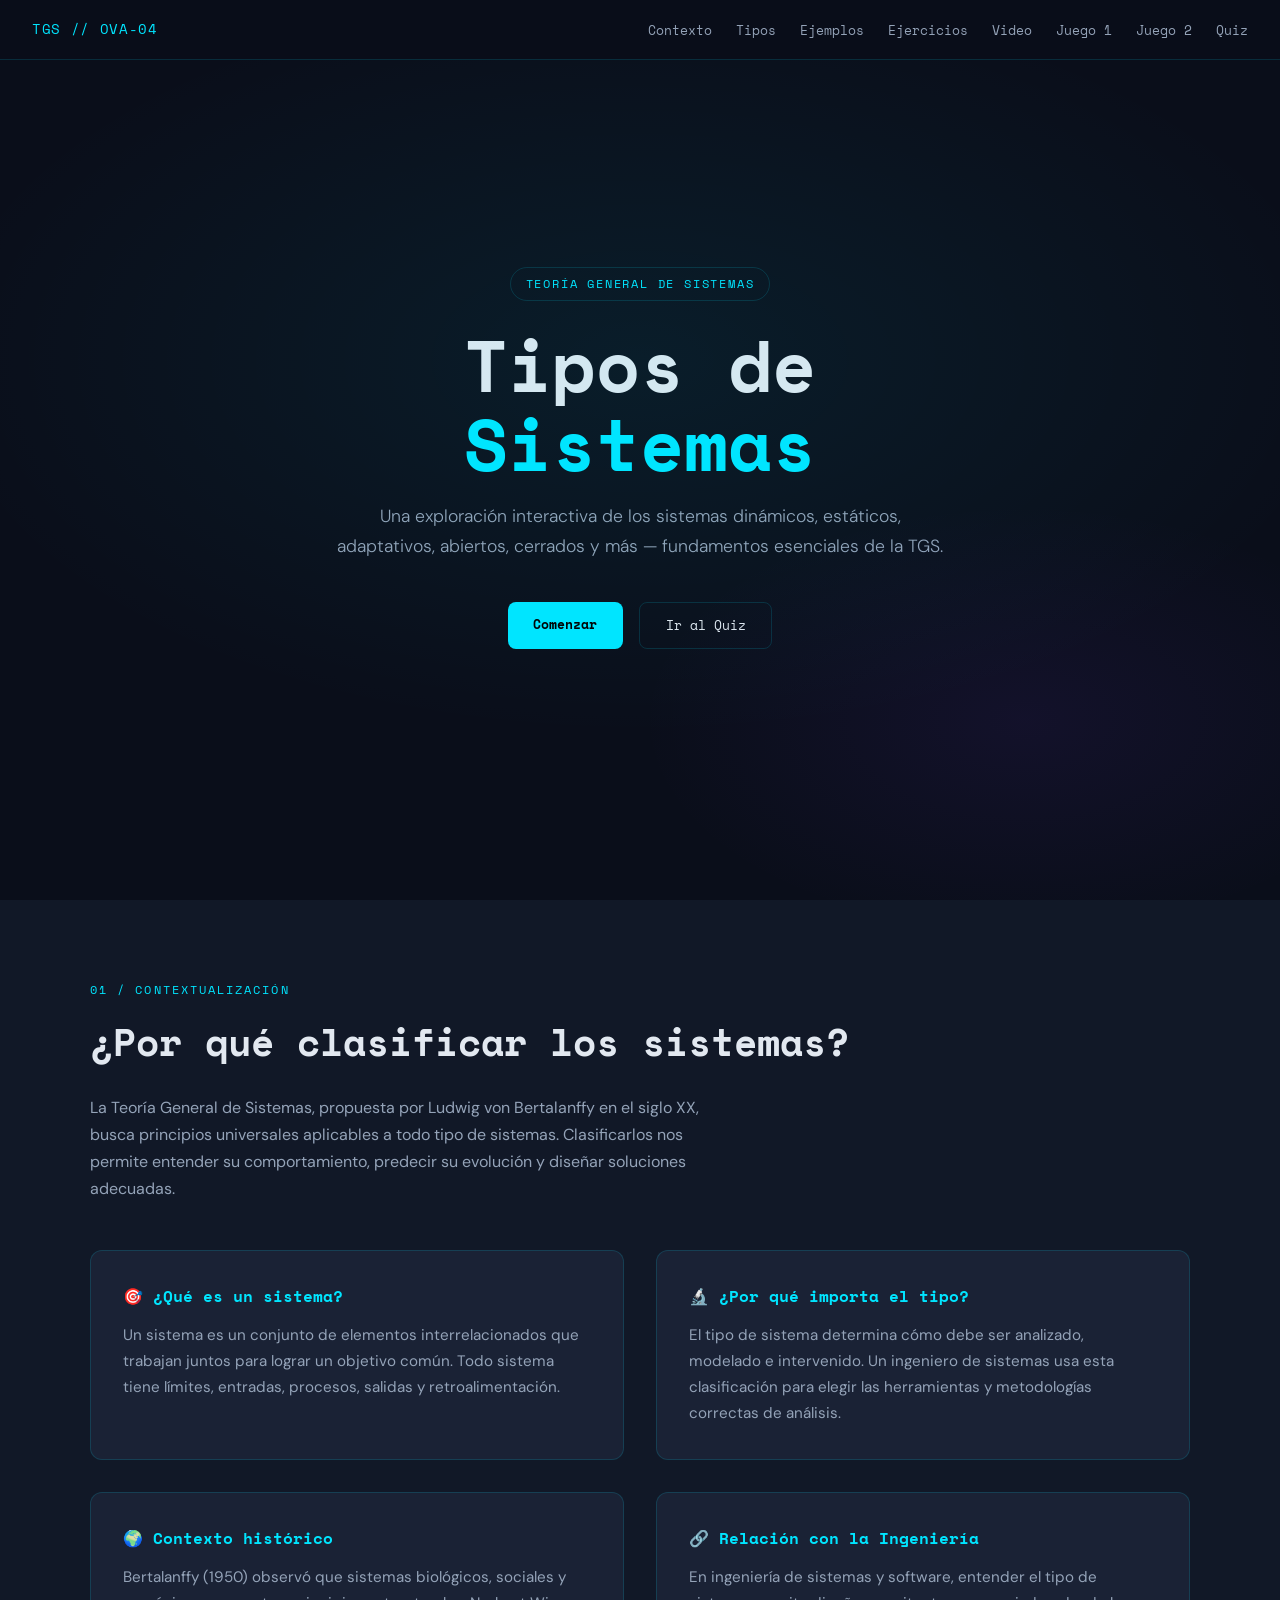
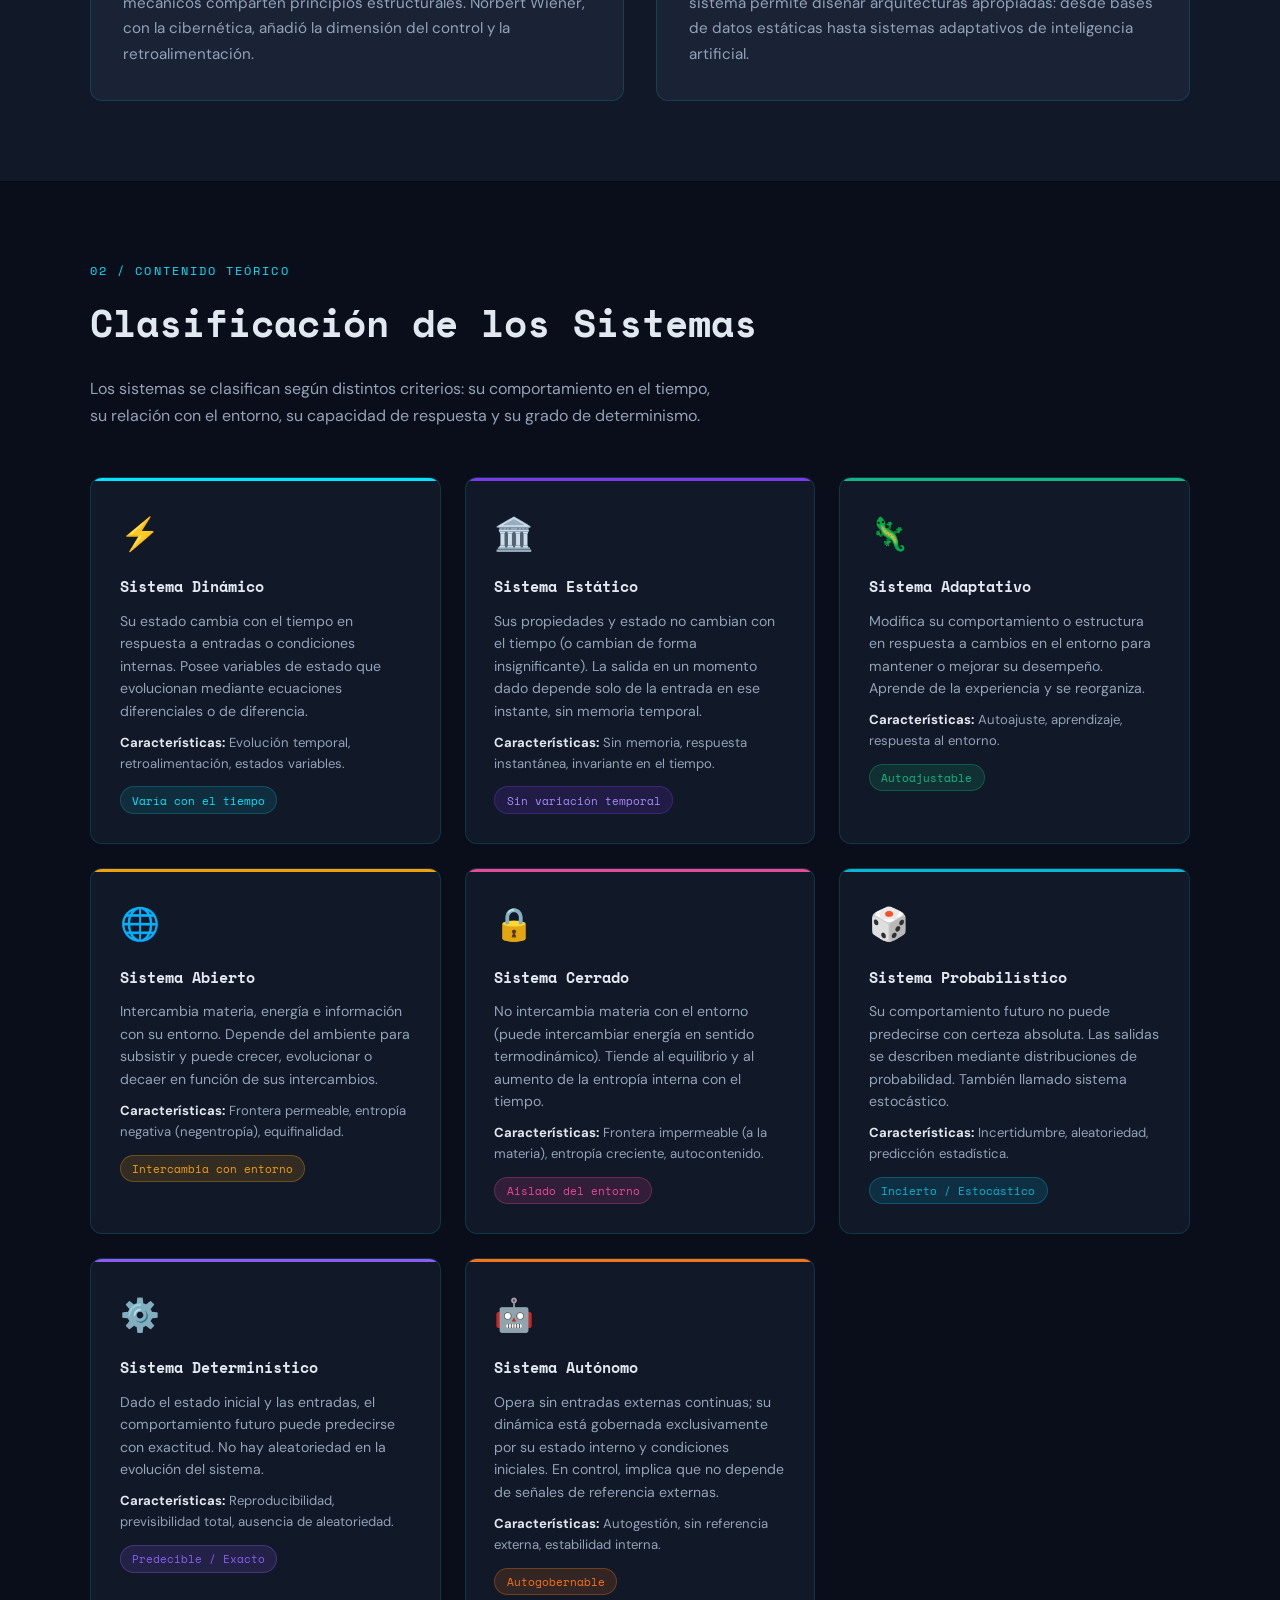
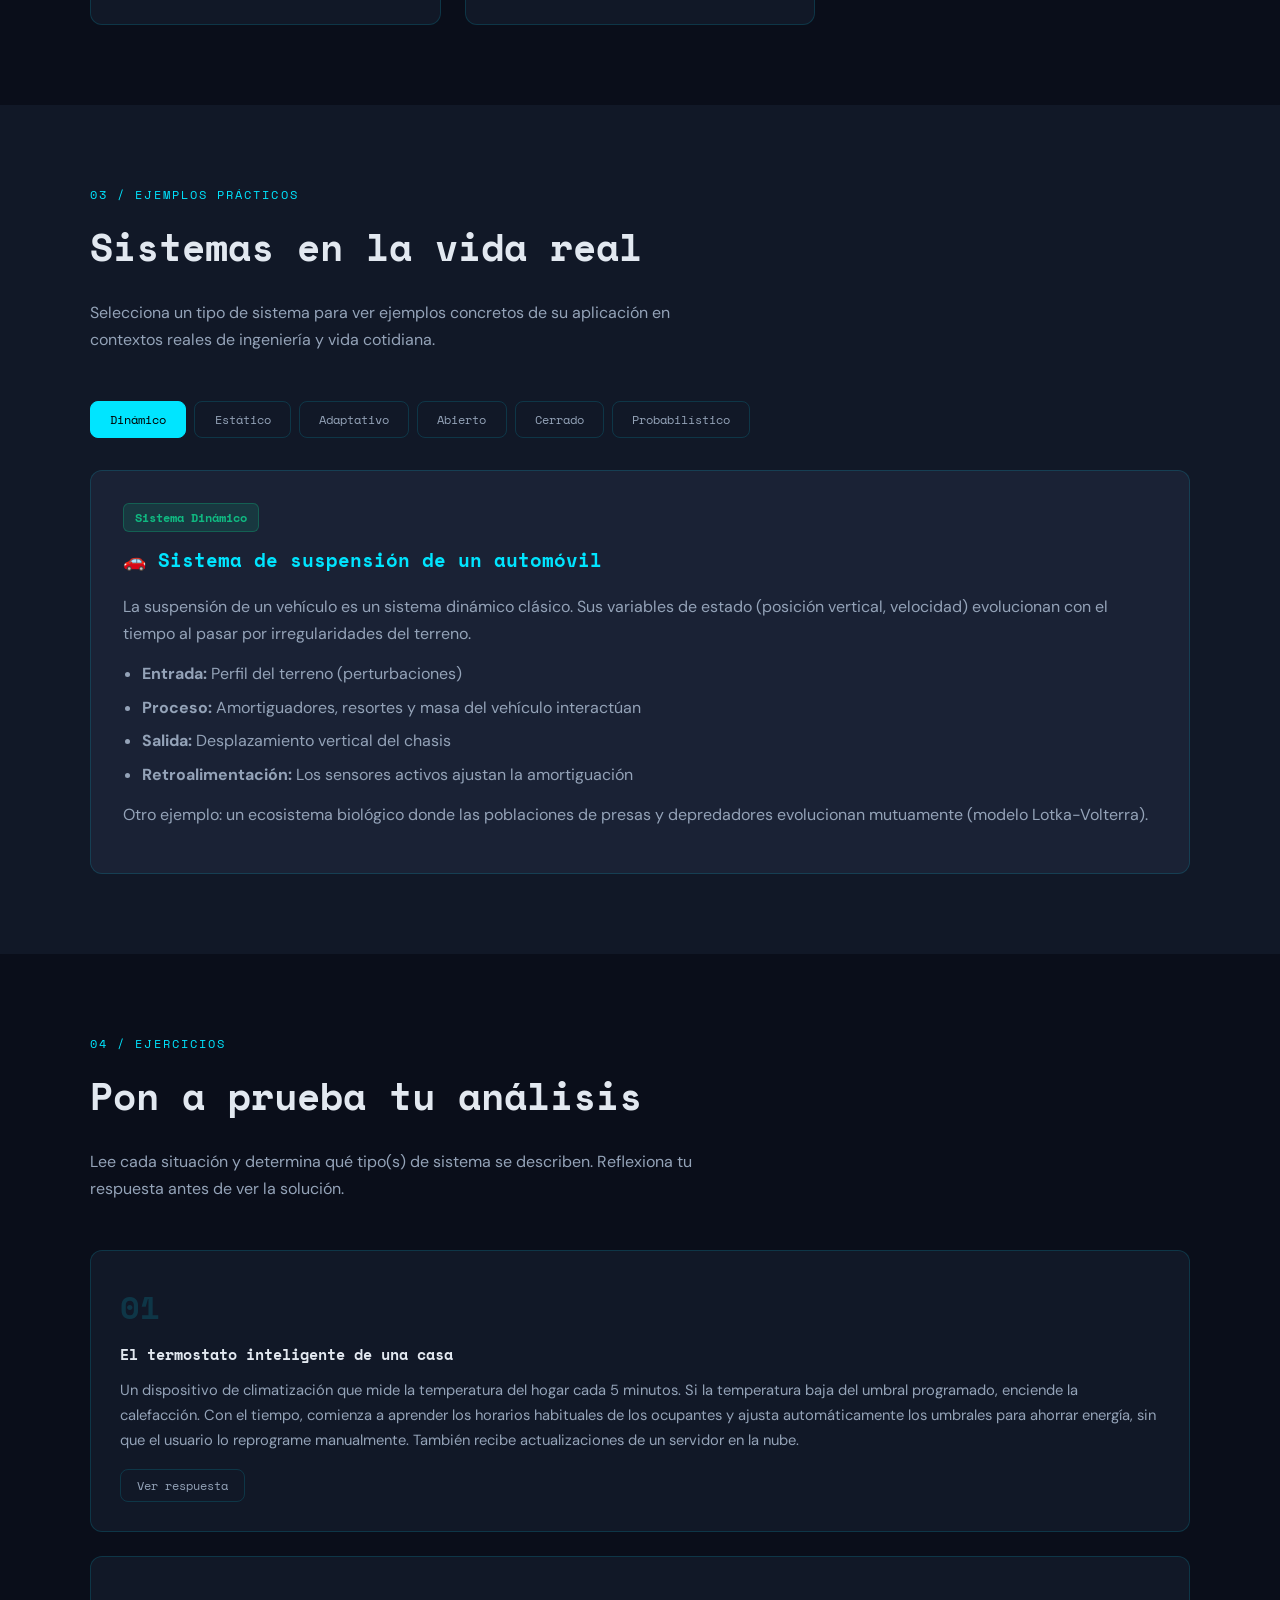
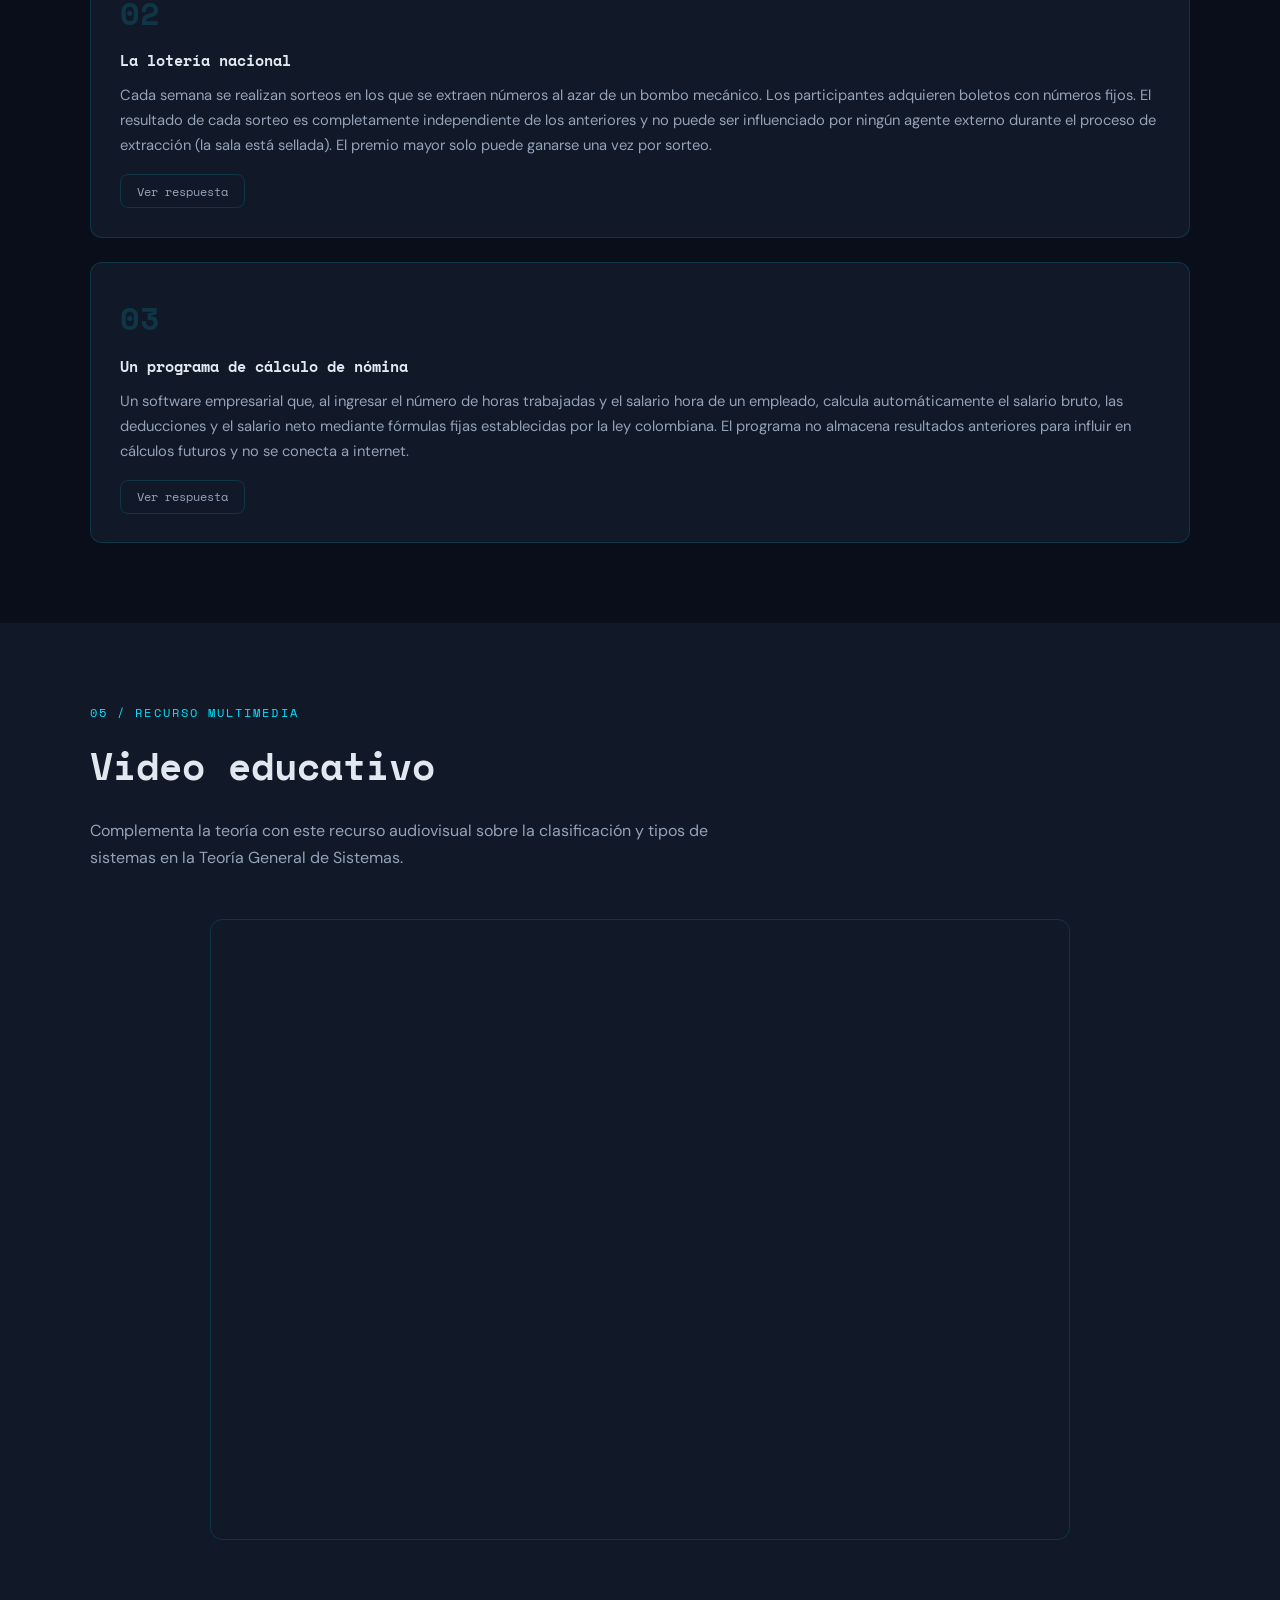
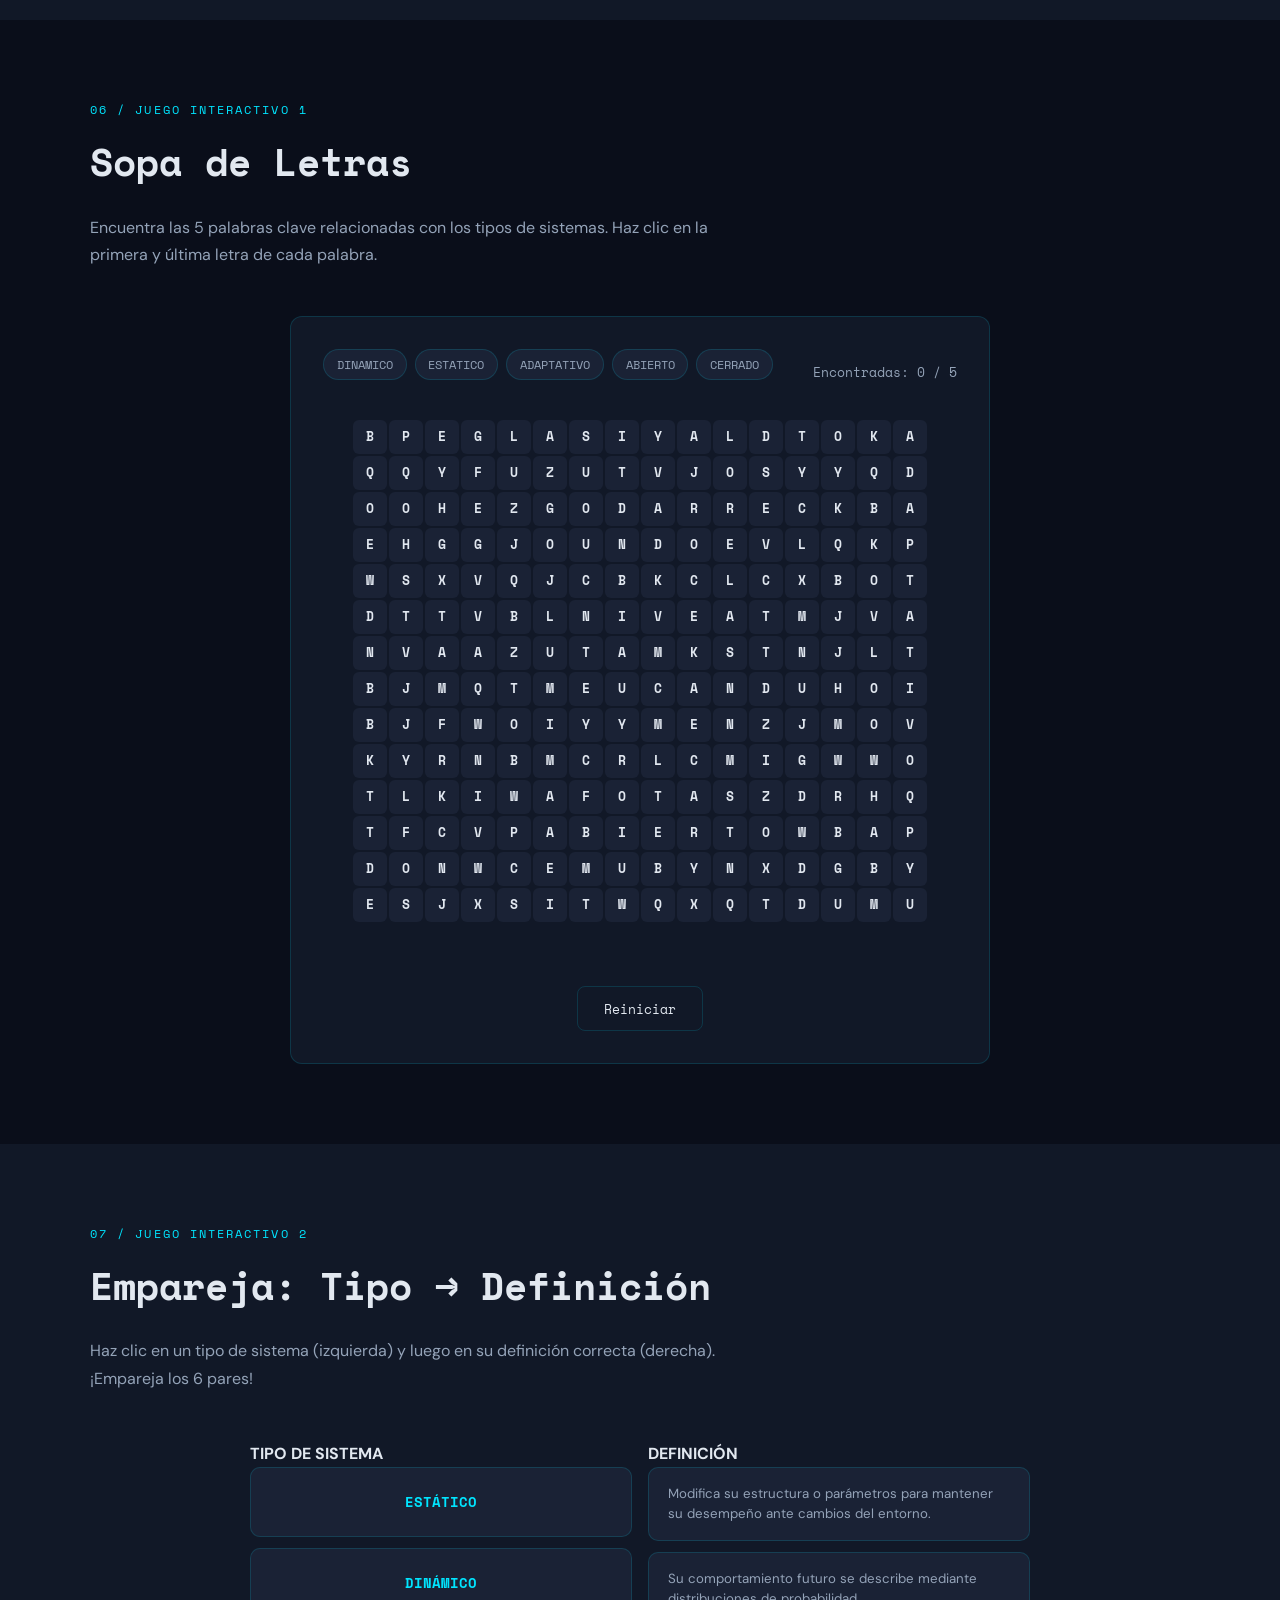
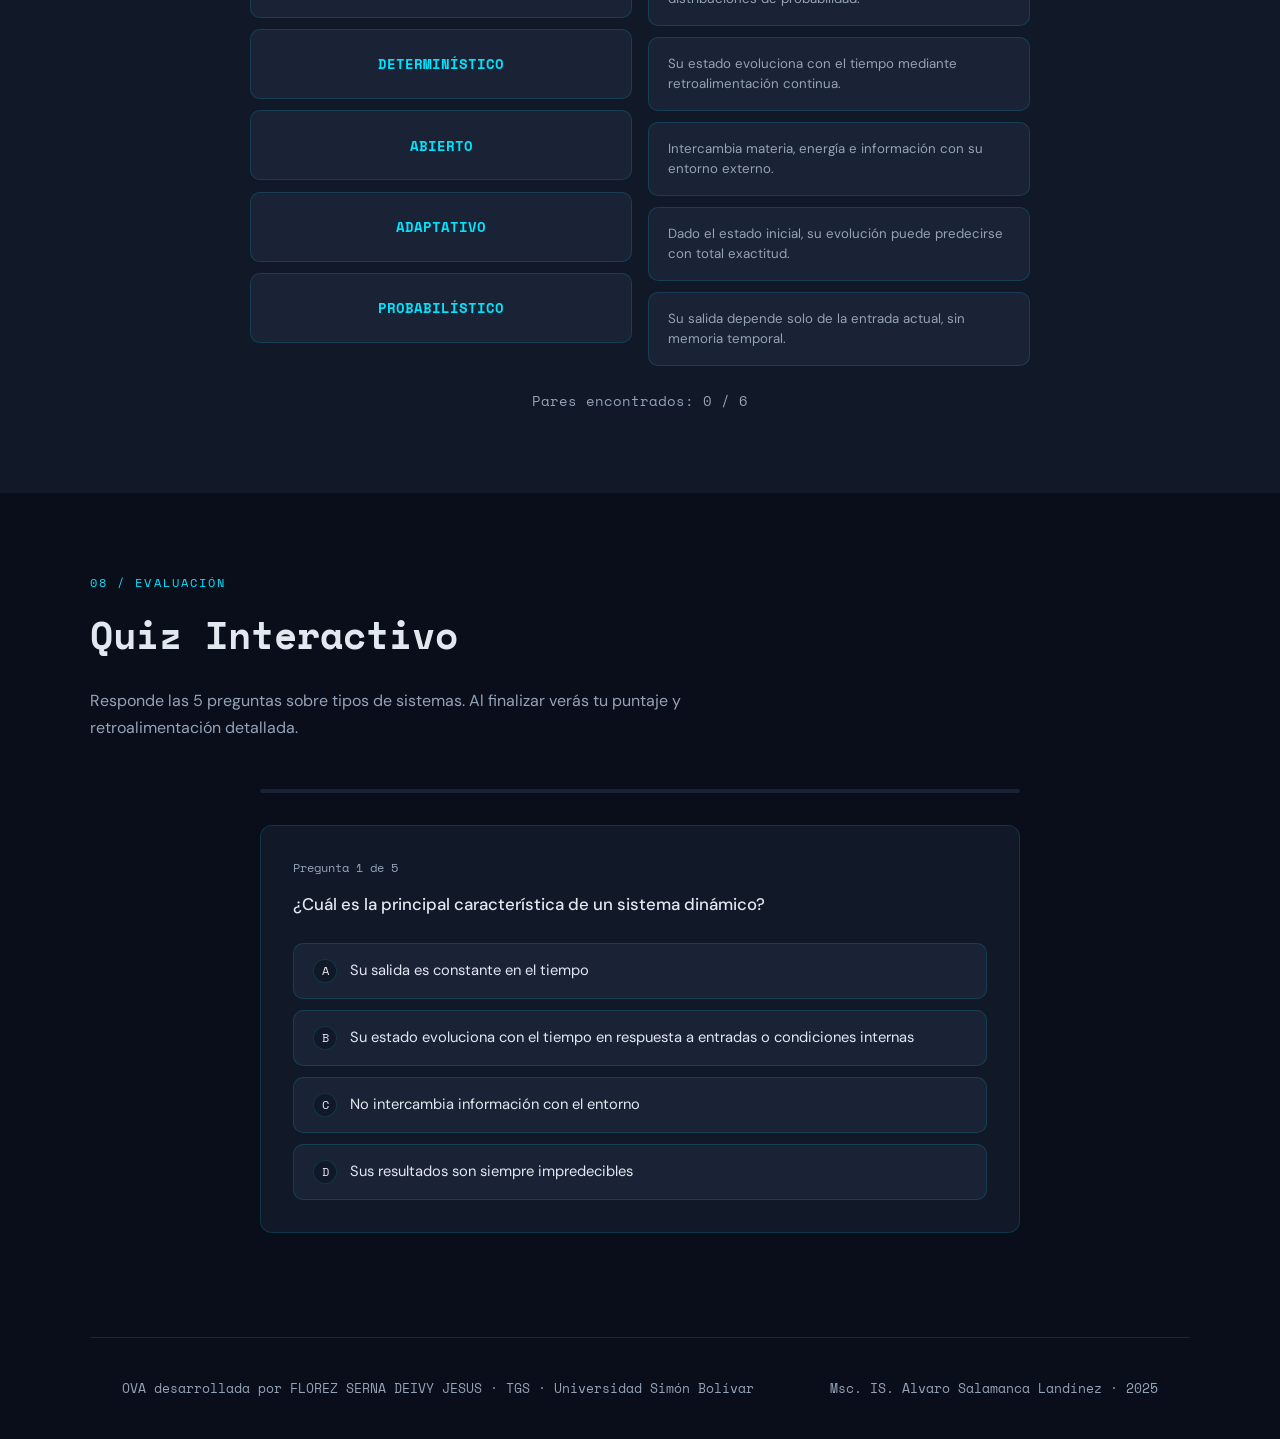
<file: OVA_Deivy Florez/OVA_Tipos_de_Sistemas.html>
<!DOCTYPE html>
<html lang="es">
<head>
<meta charset="UTF-8">
<meta name="viewport" content="width=device-width, initial-scale=1.0">
<title>OVA – Tipos de Sistemas | TGS</title>
<link href="https://fonts.googleapis.com/css2?family=Space+Mono:wght@400;700&family=DM+Sans:ital,wght@0,300;0,500;0,700;1,300&display=swap" rel="stylesheet">
<style>
  :root {
    --bg: #0a0e1a;
    --surface: #111827;
    --surface2: #1a2235;
    --accent: #00e5ff;
    --accent2: #7c3aed;
    --accent3: #10b981;
    --accent4: #f59e0b;
    --text: #e2e8f0;
    --text-muted: #94a3b8;
    --border: rgba(0,229,255,0.15);
    --radius: 12px;
    --font-mono: 'Space Mono', monospace;
    --font-body: 'DM Sans', sans-serif;
  }
  *, *::before, *::after { box-sizing: border-box; margin: 0; padding: 0; }
  html { scroll-behavior: smooth; }
  body {
    background: var(--bg);
    color: var(--text);
    font-family: var(--font-body);
    font-size: 16px;
    line-height: 1.7;
    overflow-x: hidden;
  }
  /* ─── NAV ─── */
  nav {
    position: fixed; top: 0; left: 0; right: 0; z-index: 100;
    background: rgba(10,14,26,0.92);
    backdrop-filter: blur(16px);
    border-bottom: 1px solid var(--border);
    padding: 0 2rem;
    display: flex; align-items: center; justify-content: space-between; height: 60px;
  }
  .nav-brand { font-family: var(--font-mono); color: var(--accent); font-size: .85rem; letter-spacing: .05em; }
  .nav-links { display: flex; gap: 1.5rem; list-style: none; flex-wrap: wrap; }
  .nav-links a {
    color: var(--text-muted); text-decoration: none; font-size: .82rem;
    font-family: var(--font-mono); transition: color .2s;
  }
  .nav-links a:hover { color: var(--accent); }

  /* ─── HERO ─── */
  #hero {
    min-height: 100vh; display: flex; flex-direction: column;
    align-items: center; justify-content: center;
    padding: 80px 2rem 4rem; text-align: center;
    position: relative; overflow: hidden;
  }
  #hero::before {
    content: '';
    position: absolute; inset: 0;
    background: radial-gradient(ellipse 80% 60% at 50% 40%, rgba(0,229,255,.07) 0%, transparent 70%),
                radial-gradient(ellipse 50% 40% at 80% 80%, rgba(124,58,237,.08) 0%, transparent 60%);
  }
  .hero-tag {
    font-family: var(--font-mono); font-size: .75rem; color: var(--accent);
    letter-spacing: .15em; text-transform: uppercase;
    border: 1px solid var(--border); padding: .35rem .9rem; border-radius: 999px;
    margin-bottom: 1.5rem; display: inline-block;
  }
  #hero h1 {
    font-size: clamp(2.2rem, 6vw, 4.5rem);
    font-family: var(--font-mono); font-weight: 700; line-height: 1.1;
    margin-bottom: 1.2rem;
  }
  .h1-accent { color: var(--accent); }
  #hero p.lead {
    max-width: 620px; color: var(--text-muted); font-size: 1.1rem;
    font-weight: 300; margin-bottom: 2.5rem;
  }
  .hero-cta {
    display: flex; gap: 1rem; flex-wrap: wrap; justify-content: center;
  }
  .btn {
    font-family: var(--font-mono); font-size: .82rem; padding: .7rem 1.6rem;
    border-radius: 8px; text-decoration: none; cursor: pointer;
    transition: all .2s; display: inline-block; border: none;
  }
  .btn-primary {
    background: var(--accent); color: #000; font-weight: 700;
  }
  .btn-primary:hover { box-shadow: 0 0 20px rgba(0,229,255,.4); transform: translateY(-2px); }
  .btn-outline {
    background: transparent; color: var(--text); border: 1px solid var(--border);
  }
  .btn-outline:hover { border-color: var(--accent); color: var(--accent); }

  /* ─── SECTIONS ─── */
  section { padding: 5rem 2rem; }
  .container { max-width: 1100px; margin: 0 auto; }
  .section-label {
    font-family: var(--font-mono); font-size: .72rem; color: var(--accent);
    letter-spacing: .18em; text-transform: uppercase; margin-bottom: .6rem;
  }
  .section-title {
    font-size: clamp(1.6rem, 3.5vw, 2.4rem);
    font-family: var(--font-mono); font-weight: 700; margin-bottom: 1.2rem;
  }
  .section-desc { color: var(--text-muted); max-width: 640px; font-size: 1rem; margin-bottom: 3rem; }

  /* ─── CONTEXTUALIZACIÓN ─── */
  #contexto { background: var(--surface); }
  .context-grid {
    display: grid; grid-template-columns: 1fr 1fr; gap: 2rem;
  }
  .context-card {
    background: var(--surface2); border: 1px solid var(--border);
    border-radius: var(--radius); padding: 2rem;
  }
  .context-card h3 { font-family: var(--font-mono); color: var(--accent); margin-bottom: .8rem; font-size: 1rem; }
  .context-card p { color: var(--text-muted); font-size: .95rem; }

  /* ─── TIPOS DE SISTEMAS ─── */
  #tipos { background: var(--bg); }
  .tipos-grid {
    display: grid; grid-template-columns: repeat(auto-fill, minmax(300px, 1fr)); gap: 1.5rem;
  }
  .tipo-card {
    background: var(--surface); border: 1px solid var(--border);
    border-radius: var(--radius); padding: 1.8rem;
    transition: all .25s; cursor: default; position: relative; overflow: hidden;
  }
  .tipo-card::before {
    content: '';
    position: absolute; top: 0; left: 0; right: 0; height: 3px;
    background: var(--card-accent, var(--accent));
  }
  .tipo-card:hover { transform: translateY(-4px); border-color: var(--card-accent, var(--accent)); box-shadow: 0 8px 30px rgba(0,0,0,.3); }
  .tipo-icon { font-size: 2rem; margin-bottom: .8rem; }
  .tipo-card h3 { font-family: var(--font-mono); font-size: .95rem; color: var(--text); margin-bottom: .6rem; }
  .tipo-card p { color: var(--text-muted); font-size: .88rem; line-height: 1.6; }
  .tipo-badge {
    display: inline-block; margin-top: .8rem; padding: .2rem .7rem;
    border-radius: 999px; font-size: .7rem; font-family: var(--font-mono);
    background: rgba(0,229,255,.1); color: var(--accent); border: 1px solid rgba(0,229,255,.2);
  }

  /* ─── EJEMPLOS ─── */
  #ejemplos { background: var(--surface); }
  .ejemplos-tabs { display: flex; gap: .5rem; flex-wrap: wrap; margin-bottom: 2rem; }
  .tab-btn {
    font-family: var(--font-mono); font-size: .78rem; padding: .5rem 1.2rem;
    border-radius: 8px; border: 1px solid var(--border);
    background: transparent; color: var(--text-muted); cursor: pointer; transition: all .2s;
  }
  .tab-btn.active, .tab-btn:hover {
    background: var(--accent); color: #000; border-color: var(--accent);
  }
  .tab-panel { display: none; }
  .tab-panel.active { display: block; animation: fadeIn .3s ease; }
  @keyframes fadeIn { from { opacity: 0; transform: translateY(8px); } to { opacity: 1; transform: translateY(0); } }
  .ejemplo-content {
    background: var(--surface2); border: 1px solid var(--border);
    border-radius: var(--radius); padding: 2rem;
  }
  .ejemplo-content h3 { font-family: var(--font-mono); color: var(--accent); margin-bottom: 1rem; }
  .ejemplo-content p { color: var(--text-muted); margin-bottom: .8rem; }
  .ejemplo-content ul { color: var(--text-muted); padding-left: 1.2rem; }
  .ejemplo-content ul li { margin-bottom: .4rem; }
  .ejemplo-tag {
    display: inline-block; padding: .25rem .7rem; border-radius: 6px;
    font-size: .72rem; font-family: var(--font-mono); font-weight: 700;
    margin-bottom: .8rem; background: rgba(16,185,129,.15); color: var(--accent3);
    border: 1px solid rgba(16,185,129,.3);
  }

  /* ─── EJERCICIOS ─── */
  #ejercicios { background: var(--bg); }
  .ejercicios-list { display: flex; flex-direction: column; gap: 1.5rem; }
  .ejercicio-item {
    background: var(--surface); border: 1px solid var(--border);
    border-radius: var(--radius); padding: 1.8rem;
  }
  .ejercicio-num {
    font-family: var(--font-mono); font-size: 2rem; color: var(--border);
    font-weight: 700; margin-bottom: .5rem;
  }
  .ejercicio-item h3 { font-family: var(--font-mono); color: var(--text); margin-bottom: .6rem; font-size: .95rem; }
  .ejercicio-item p { color: var(--text-muted); font-size: .92rem; margin-bottom: 1rem; }
  .ejercicio-answer {
    display: none; background: var(--surface2); border-radius: 8px; padding: 1rem;
    border-left: 3px solid var(--accent3); margin-top: .5rem;
    color: var(--text); font-size: .9rem;
  }
  .ejercicio-answer.show { display: block; animation: fadeIn .3s ease; }
  .toggle-answer {
    font-family: var(--font-mono); font-size: .75rem; padding: .45rem 1rem;
    border-radius: 8px; border: 1px solid var(--border); background: transparent;
    color: var(--text-muted); cursor: pointer; transition: all .2s;
  }
  .toggle-answer:hover { border-color: var(--accent3); color: var(--accent3); }

  /* ─── VIDEO ─── */
  #video { background: var(--surface); }
  .video-wrapper {
    position: relative; padding-bottom: 56.25%; height: 0;
    border-radius: var(--radius); overflow: hidden;
    border: 1px solid var(--border); max-width: 860px; margin: 0 auto;
  }
  .video-wrapper iframe { position: absolute; inset: 0; width: 100%; height: 100%; border: none; }

  /* ─── JUEGO 1: SOPA DE LETRAS ─── */
  #juego1 { background: var(--bg); }
  #sopa-container {
    background: var(--surface); border: 1px solid var(--border);
    border-radius: var(--radius); padding: 2rem; max-width: 700px; margin: 0 auto;
  }
  #sopa-info { display: flex; justify-content: space-between; align-items: center; flex-wrap: wrap; gap: 1rem; margin-bottom: 1.5rem; }
  .palabras-lista { display: flex; flex-wrap: wrap; gap: .5rem; margin-bottom: 1rem; }
  .palabra-chip {
    font-family: var(--font-mono); font-size: .72rem; padding: .3rem .8rem;
    border-radius: 999px; border: 1px solid var(--border);
    background: var(--surface2); color: var(--text-muted); transition: all .3s;
    user-select: none;
  }
  .palabra-chip.found { background: rgba(16,185,129,.2); color: var(--accent3); border-color: var(--accent3); text-decoration: line-through; }
  #sopa-grid {
    display: grid; gap: 2px; margin: 0 auto 1.5rem;
    user-select: none; width: fit-content;
  }
  .sopa-row { display: flex; gap: 2px; }
  .sopa-cell {
    width: 34px; height: 34px; display: flex; align-items: center; justify-content: center;
    font-family: var(--font-mono); font-size: .8rem; font-weight: 700;
    background: var(--surface2); border-radius: 6px; cursor: pointer;
    transition: all .15s; color: var(--text); border: 1px solid transparent;
    text-transform: uppercase;
  }
  .sopa-cell:hover { background: rgba(0,229,255,.1); border-color: var(--accent); }
  .sopa-cell.selected { background: rgba(0,229,255,.25); border-color: var(--accent); color: var(--accent); }
  .sopa-cell.found { background: rgba(16,185,129,.2); border-color: var(--accent3); color: var(--accent3); }
  #sopa-msg { text-align: center; font-family: var(--font-mono); font-size: .85rem; color: var(--accent); min-height: 1.5rem; }
  #sopa-score { font-family: var(--font-mono); font-size: .8rem; color: var(--text-muted); }

  /* ─── JUEGO 2: EMPAREJAR ─── */
  #juego2 { background: var(--surface); }
  #match-container { max-width: 780px; margin: 0 auto; }
  .match-grid { display: grid; grid-template-columns: 1fr 1fr; gap: 1rem; }
  .match-col h4 { font-family: var(--font-mono); font-size: .75rem; color: var(--text-muted); margin-bottom: .8rem; text-align: center; }
  .match-card {
    background: var(--surface2); border: 1px solid var(--border);
    border-radius: 10px; padding: 1rem 1.2rem; cursor: pointer;
    transition: all .2s; font-size: .88rem; min-height: 70px;
    display: flex; align-items: center;
  }
  .match-card.term { justify-content: center; text-align: center; font-family: var(--font-mono); font-weight: 700; color: var(--accent); }
  .match-card.def { color: var(--text-muted); font-size: .83rem; line-height: 1.5; }
  .match-card:hover:not(.matched):not(.selected) { border-color: var(--accent); }
  .match-card.selected { border-color: var(--accent); background: rgba(0,229,255,.1); }
  .match-card.matched { border-color: var(--accent3); background: rgba(16,185,129,.15); color: var(--accent3); cursor: default; }
  .match-card.wrong { border-color: #ef4444; background: rgba(239,68,68,.1); animation: shake .3s ease; }
  @keyframes shake { 0%,100% {transform:translateX(0)} 25% {transform:translateX(-6px)} 75% {transform:translateX(6px)} }
  #match-score { text-align: center; margin-top: 1.5rem; font-family: var(--font-mono); font-size: .85rem; color: var(--text-muted); }
  #match-win { display: none; text-align: center; margin-top: 1rem; padding: 1.2rem; border-radius: var(--radius); background: rgba(16,185,129,.1); border: 1px solid rgba(16,185,129,.3); }
  #match-win.show { display: block; animation: fadeIn .4s ease; }
  #match-win p { color: var(--accent3); font-family: var(--font-mono); }

  /* ─── QUIZ ─── */
  #quiz { background: var(--bg); }
  #quiz-container { max-width: 760px; margin: 0 auto; }
  .quiz-progress-bar {
    width: 100%; height: 4px; background: var(--surface2);
    border-radius: 999px; margin-bottom: 2rem; overflow: hidden;
  }
  .quiz-progress-fill {
    height: 100%; background: var(--accent); border-radius: 999px;
    transition: width .4s ease;
  }
  .quiz-question-box {
    background: var(--surface); border: 1px solid var(--border);
    border-radius: var(--radius); padding: 2rem; margin-bottom: 1.5rem;
  }
  .quiz-q-num { font-family: var(--font-mono); font-size: .72rem; color: var(--text-muted); margin-bottom: .8rem; }
  .quiz-q-text { font-size: 1.05rem; margin-bottom: 1.5rem; font-weight: 500; }
  .quiz-options { display: flex; flex-direction: column; gap: .7rem; }
  .quiz-opt {
    background: var(--surface2); border: 1px solid var(--border);
    border-radius: 10px; padding: .9rem 1.2rem; cursor: pointer;
    transition: all .2s; font-size: .92rem; display: flex; align-items: center; gap: .8rem;
  }
  .quiz-opt:hover:not(.disabled) { border-color: var(--accent); color: var(--accent); }
  .quiz-opt.correct { border-color: var(--accent3); background: rgba(16,185,129,.15); color: var(--accent3); }
  .quiz-opt.wrong { border-color: #ef4444; background: rgba(239,68,68,.1); color: #ef4444; }
  .quiz-opt.disabled { cursor: default; }
  .opt-letter {
    font-family: var(--font-mono); font-size: .75rem; width: 24px; height: 24px;
    border-radius: 50%; background: var(--surface); border: 1px solid var(--border);
    display: flex; align-items: center; justify-content: center; flex-shrink: 0;
  }
  .quiz-feedback { margin-top: 1rem; padding: .9rem 1.2rem; border-radius: 8px; font-size: .88rem; display: none; }
  .quiz-feedback.show { display: block; animation: fadeIn .3s ease; }
  .quiz-feedback.correct-fb { background: rgba(16,185,129,.1); border: 1px solid rgba(16,185,129,.3); color: var(--accent3); }
  .quiz-feedback.wrong-fb { background: rgba(239,68,68,.08); border: 1px solid rgba(239,68,68,.25); color: #f87171; }
  #quiz-nav { display: flex; justify-content: flex-end; }
  #quiz-result {
    display: none; background: var(--surface); border: 1px solid var(--border);
    border-radius: var(--radius); padding: 2.5rem; text-align: center;
  }
  #quiz-result.show { display: block; animation: fadeIn .4s ease; }
  #quiz-result h3 { font-family: var(--font-mono); color: var(--accent); font-size: 1.4rem; margin-bottom: 1rem; }
  #quiz-result .score-big { font-size: 3.5rem; font-family: var(--font-mono); font-weight: 700; }
  #quiz-result .score-label { color: var(--text-muted); margin-bottom: 1.5rem; }
  .score-green { color: var(--accent3); }
  .score-yellow { color: var(--accent4); }
  .score-red { color: #ef4444; }
  #quiz-breakdown { text-align: left; max-width: 500px; margin: 1.5rem auto 0; }
  #quiz-breakdown li { font-size: .85rem; margin-bottom: .5rem; color: var(--text-muted); list-style: none; padding-left: 1rem; border-left: 2px solid var(--border); }
  #quiz-breakdown li.ok { border-color: var(--accent3); color: var(--accent3); }
  #quiz-breakdown li.fail { border-color: #ef4444; color: #f87171; }

  /* ─── FOOTER ─── */
  footer {
    padding: 2.5rem 2rem; border-top: 1px solid var(--border);
    display: flex; flex-wrap: wrap; justify-content: space-between; align-items: center; gap: 1rem;
  }
  footer p { color: var(--text-muted); font-size: .8rem; font-family: var(--font-mono); }

  /* ─── RESPONSIVE ─── */
  @media (max-width: 700px) {
    .context-grid { grid-template-columns: 1fr; }
    .match-grid { grid-template-columns: 1fr; }
    .nav-links { display: none; }
    .sopa-cell { width: 28px; height: 28px; font-size: .7rem; }
  }
</style>
</head>
<body>

<!-- ═══ NAV ═══ -->
<nav>
  <span class="nav-brand">TGS // OVA-04</span>
  <ul class="nav-links">
    <li><a href="#contexto">Contexto</a></li>
    <li><a href="#tipos">Tipos</a></li>
    <li><a href="#ejemplos">Ejemplos</a></li>
    <li><a href="#ejercicios">Ejercicios</a></li>
    <li><a href="#video">Video</a></li>
    <li><a href="#juego1">Juego 1</a></li>
    <li><a href="#juego2">Juego 2</a></li>
    <li><a href="#quiz">Quiz</a></li>
  </ul>
</nav>

<!-- ═══ HERO ═══ -->
<section id="hero">
  <span class="hero-tag">Teoría General de Sistemas</span>
  <h1>Tipos de<br><span class="h1-accent">Sistemas</span></h1>
  <p class="lead">Una exploración interactiva de los sistemas dinámicos, estáticos, adaptativos, abiertos, cerrados y más — fundamentos esenciales de la TGS.</p>
  <div class="hero-cta">
    <a href="#contexto" class="btn btn-primary">Comenzar</a>
    <a href="#quiz" class="btn btn-outline">Ir al Quiz</a>
  </div>
</section>

<!-- ═══ CONTEXTUALIZACIÓN ═══ -->
<section id="contexto">
  <div class="container">
    <p class="section-label">01 / Contextualización</p>
    <h2 class="section-title">¿Por qué clasificar los sistemas?</h2>
    <p class="section-desc">La Teoría General de Sistemas, propuesta por Ludwig von Bertalanffy en el siglo XX, busca principios universales aplicables a todo tipo de sistemas. Clasificarlos nos permite entender su comportamiento, predecir su evolución y diseñar soluciones adecuadas.</p>
    <div class="context-grid">
      <div class="context-card">
        <h3>🎯 ¿Qué es un sistema?</h3>
        <p>Un sistema es un conjunto de elementos interrelacionados que trabajan juntos para lograr un objetivo común. Todo sistema tiene límites, entradas, procesos, salidas y retroalimentación.</p>
      </div>
      <div class="context-card">
        <h3>🔬 ¿Por qué importa el tipo?</h3>
        <p>El tipo de sistema determina cómo debe ser analizado, modelado e intervenido. Un ingeniero de sistemas usa esta clasificación para elegir las herramientas y metodologías correctas de análisis.</p>
      </div>
      <div class="context-card">
        <h3>🌍 Contexto histórico</h3>
        <p>Bertalanffy (1950) observó que sistemas biológicos, sociales y mecánicos comparten principios estructurales. Norbert Wiener, con la cibernética, añadió la dimensión del control y la retroalimentación.</p>
      </div>
      <div class="context-card">
        <h3>🔗 Relación con la Ingeniería</h3>
        <p>En ingeniería de sistemas y software, entender el tipo de sistema permite diseñar arquitecturas apropiadas: desde bases de datos estáticas hasta sistemas adaptativos de inteligencia artificial.</p>
      </div>
    </div>
  </div>
</section>

<!-- ═══ TIPOS DE SISTEMAS ═══ -->
<section id="tipos">
  <div class="container">
    <p class="section-label">02 / Contenido Teórico</p>
    <h2 class="section-title">Clasificación de los Sistemas</h2>
    <p class="section-desc">Los sistemas se clasifican según distintos criterios: su comportamiento en el tiempo, su relación con el entorno, su capacidad de respuesta y su grado de determinismo.</p>
    <div class="tipos-grid">

      <div class="tipo-card" style="--card-accent:#00e5ff">
        <div class="tipo-icon">⚡</div>
        <h3>Sistema Dinámico</h3>
        <p>Su estado cambia con el tiempo en respuesta a entradas o condiciones internas. Posee variables de estado que evolucionan mediante ecuaciones diferenciales o de diferencia.</p>
        <p style="margin-top:.6rem; font-size:.82rem; color:#94a3b8"><strong style="color:#e2e8f0">Características:</strong> Evolución temporal, retroalimentación, estados variables.</p>
        <span class="tipo-badge">Varía con el tiempo</span>
      </div>

      <div class="tipo-card" style="--card-accent:#7c3aed">
        <div class="tipo-icon">🏛️</div>
        <h3>Sistema Estático</h3>
        <p>Sus propiedades y estado no cambian con el tiempo (o cambian de forma insignificante). La salida en un momento dado depende solo de la entrada en ese instante, sin memoria temporal.</p>
        <p style="margin-top:.6rem; font-size:.82rem; color:#94a3b8"><strong style="color:#e2e8f0">Características:</strong> Sin memoria, respuesta instantánea, invariante en el tiempo.</p>
        <span class="tipo-badge" style="background:rgba(124,58,237,.15);color:#a78bfa;border-color:rgba(124,58,237,.3)">Sin variación temporal</span>
      </div>

      <div class="tipo-card" style="--card-accent:#10b981">
        <div class="tipo-icon">🦎</div>
        <h3>Sistema Adaptativo</h3>
        <p>Modifica su comportamiento o estructura en respuesta a cambios en el entorno para mantener o mejorar su desempeño. Aprende de la experiencia y se reorganiza.</p>
        <p style="margin-top:.6rem; font-size:.82rem; color:#94a3b8"><strong style="color:#e2e8f0">Características:</strong> Autoajuste, aprendizaje, respuesta al entorno.</p>
        <span class="tipo-badge" style="background:rgba(16,185,129,.15);color:#10b981;border-color:rgba(16,185,129,.3)">Autoajustable</span>
      </div>

      <div class="tipo-card" style="--card-accent:#f59e0b">
        <div class="tipo-icon">🌐</div>
        <h3>Sistema Abierto</h3>
        <p>Intercambia materia, energía e información con su entorno. Depende del ambiente para subsistir y puede crecer, evolucionar o decaer en función de sus intercambios.</p>
        <p style="margin-top:.6rem; font-size:.82rem; color:#94a3b8"><strong style="color:#e2e8f0">Características:</strong> Frontera permeable, entropía negativa (negentropía), equifinalidad.</p>
        <span class="tipo-badge" style="background:rgba(245,158,11,.15);color:#f59e0b;border-color:rgba(245,158,11,.3)">Intercambia con entorno</span>
      </div>

      <div class="tipo-card" style="--card-accent:#ec4899">
        <div class="tipo-icon">🔒</div>
        <h3>Sistema Cerrado</h3>
        <p>No intercambia materia con el entorno (puede intercambiar energía en sentido termodinámico). Tiende al equilibrio y al aumento de la entropía interna con el tiempo.</p>
        <p style="margin-top:.6rem; font-size:.82rem; color:#94a3b8"><strong style="color:#e2e8f0">Características:</strong> Frontera impermeable (a la materia), entropía creciente, autocontenido.</p>
        <span class="tipo-badge" style="background:rgba(236,72,153,.15);color:#ec4899;border-color:rgba(236,72,153,.3)">Aislado del entorno</span>
      </div>

      <div class="tipo-card" style="--card-accent:#06b6d4">
        <div class="tipo-icon">🎲</div>
        <h3>Sistema Probabilístico</h3>
        <p>Su comportamiento futuro no puede predecirse con certeza absoluta. Las salidas se describen mediante distribuciones de probabilidad. También llamado sistema estocástico.</p>
        <p style="margin-top:.6rem; font-size:.82rem; color:#94a3b8"><strong style="color:#e2e8f0">Características:</strong> Incertidumbre, aleatoriedad, predicción estadística.</p>
        <span class="tipo-badge" style="background:rgba(6,182,212,.15);color:#06b6d4;border-color:rgba(6,182,212,.3)">Incierto / Estocástico</span>
      </div>

      <div class="tipo-card" style="--card-accent:#8b5cf6">
        <div class="tipo-icon">⚙️</div>
        <h3>Sistema Determinístico</h3>
        <p>Dado el estado inicial y las entradas, el comportamiento futuro puede predecirse con exactitud. No hay aleatoriedad en la evolución del sistema.</p>
        <p style="margin-top:.6rem; font-size:.82rem; color:#94a3b8"><strong style="color:#e2e8f0">Características:</strong> Reproducibilidad, previsibilidad total, ausencia de aleatoriedad.</p>
        <span class="tipo-badge" style="background:rgba(139,92,246,.15);color:#8b5cf6;border-color:rgba(139,92,246,.3)">Predecible / Exacto</span>
      </div>

      <div class="tipo-card" style="--card-accent:#f97316">
        <div class="tipo-icon">🤖</div>
        <h3>Sistema Autónomo</h3>
        <p>Opera sin entradas externas continuas; su dinámica está gobernada exclusivamente por su estado interno y condiciones iniciales. En control, implica que no depende de señales de referencia externas.</p>
        <p style="margin-top:.6rem; font-size:.82rem; color:#94a3b8"><strong style="color:#e2e8f0">Características:</strong> Autogestión, sin referencia externa, estabilidad interna.</p>
        <span class="tipo-badge" style="background:rgba(249,115,22,.15);color:#f97316;border-color:rgba(249,115,22,.3)">Autogobernable</span>
      </div>

    </div>
  </div>
</section>

<!-- ═══ EJEMPLOS ═══ -->
<section id="ejemplos">
  <div class="container">
    <p class="section-label">03 / Ejemplos Prácticos</p>
    <h2 class="section-title">Sistemas en la vida real</h2>
    <p class="section-desc">Selecciona un tipo de sistema para ver ejemplos concretos de su aplicación en contextos reales de ingeniería y vida cotidiana.</p>
    <div class="ejemplos-tabs">
      <button class="tab-btn active" onclick="showTab('e-dinamico',this)">Dinámico</button>
      <button class="tab-btn" onclick="showTab('e-estatico',this)">Estático</button>
      <button class="tab-btn" onclick="showTab('e-adaptativo',this)">Adaptativo</button>
      <button class="tab-btn" onclick="showTab('e-abierto',this)">Abierto</button>
      <button class="tab-btn" onclick="showTab('e-cerrado',this)">Cerrado</button>
      <button class="tab-btn" onclick="showTab('e-prob',this)">Probabilístico</button>
    </div>
    <div id="e-dinamico" class="tab-panel active">
      <div class="ejemplo-content">
        <span class="ejemplo-tag">Sistema Dinámico</span>
        <h3>🚗 Sistema de suspensión de un automóvil</h3>
        <p>La suspensión de un vehículo es un sistema dinámico clásico. Sus variables de estado (posición vertical, velocidad) evolucionan con el tiempo al pasar por irregularidades del terreno.</p>
        <ul>
          <li><strong>Entrada:</strong> Perfil del terreno (perturbaciones)</li>
          <li><strong>Proceso:</strong> Amortiguadores, resortes y masa del vehículo interactúan</li>
          <li><strong>Salida:</strong> Desplazamiento vertical del chasis</li>
          <li><strong>Retroalimentación:</strong> Los sensores activos ajustan la amortiguación</li>
        </ul>
        <p style="margin-top:.8rem">Otro ejemplo: un ecosistema biológico donde las poblaciones de presas y depredadores evolucionan mutuamente (modelo Lotka-Volterra).</p>
      </div>
    </div>
    <div id="e-estatico" class="tab-panel">
      <div class="ejemplo-content">
        <span class="ejemplo-tag">Sistema Estático</span>
        <h3>⚖️ Una báscula (balanza de resorte)</h3>
        <p>Al colocar un objeto, la lectura es inmediata y proporcional al peso. No hay memoria de mediciones anteriores; la salida depende únicamente de la entrada actual.</p>
        <ul>
          <li><strong>Entrada:</strong> Masa del objeto</li>
          <li><strong>Proceso:</strong> Deformación proporcional del resorte (Ley de Hooke)</li>
          <li><strong>Salida:</strong> Lectura de peso en la escala</li>
        </ul>
        <p style="margin-top:.8rem">También: un circuito resistivo puro (sin capacitores ni inductores) donde la tensión de salida depende solo de la entrada en ese instante.</p>
      </div>
    </div>
    <div id="e-adaptativo" class="tab-panel">
      <div class="ejemplo-content">
        <span class="ejemplo-tag">Sistema Adaptativo</span>
        <h3>🧠 Un algoritmo de recomendación (Netflix/Spotify)</h3>
        <p>Estos sistemas aprenden continuamente de las preferencias del usuario y modifican sus parámetros internos para mejorar sus predicciones con el tiempo.</p>
        <ul>
          <li><strong>Entrada:</strong> Historial de reproducciones, calificaciones, tiempo de visualización</li>
          <li><strong>Proceso:</strong> Modelos de machine learning que se reentrenan</li>
          <li><strong>Salida:</strong> Lista personalizada de recomendaciones</li>
          <li><strong>Adaptación:</strong> Los pesos del modelo cambian con cada interacción</li>
        </ul>
        <p style="margin-top:.8rem">También: el sistema inmunológico humano, que "aprende" a reconocer y combatir nuevos patógenos.</p>
      </div>
    </div>
    <div id="e-abierto" class="tab-panel">
      <div class="ejemplo-content">
        <span class="ejemplo-tag">Sistema Abierto</span>
        <h3>🏭 Una empresa de manufactura</h3>
        <p>La empresa intercambia continuamente con su entorno: recibe materias primas, capital humano e información; devuelve productos, empleos y residuos.</p>
        <ul>
          <li><strong>Entradas:</strong> Materias primas, trabajadores, capital, tecnología</li>
          <li><strong>Proceso:</strong> Transformación productiva</li>
          <li><strong>Salidas:</strong> Productos, servicios, empleos, contaminantes</li>
          <li><strong>Entorno:</strong> Mercado, leyes, proveedores, competidores</li>
        </ul>
        <p style="margin-top:.8rem">También: el cuerpo humano, que intercambia oxígeno, nutrientes y calor con el ambiente para mantener la homeostasis.</p>
      </div>
    </div>
    <div id="e-cerrado" class="tab-panel">
      <div class="ejemplo-content">
        <span class="ejemplo-tag">Sistema Cerrado</span>
        <h3>🌡️ Un termo (frasco Dewar)</h3>
        <p>Diseñado para minimizar el intercambio de calor con el exterior. Aproxima un sistema termodinámicamente cerrado, donde la energía interna se conserva casi por completo.</p>
        <ul>
          <li><strong>Contenido:</strong> Líquido a temperatura controlada</li>
          <li><strong>Barrera:</strong> Vacío entre paredes que aísla térmicamente</li>
          <li><strong>Comportamiento:</strong> Tendencia al equilibrio térmico interno lento</li>
        </ul>
        <p style="margin-top:.8rem">En ingeniería de software: un sistema embebido sin conectividad de red, que opera únicamente con su firmware y entradas físicas predefinidas.</p>
      </div>
    </div>
    <div id="e-prob" class="tab-panel">
      <div class="ejemplo-content">
        <span class="ejemplo-tag">Sistema Probabilístico</span>
        <h3>📡 Red de comunicaciones con ruido</h3>
        <p>En telecomunicaciones, el canal de comunicación introduce ruido aleatorio. La señal recibida es una versión distorsionada de forma impredecible de la señal enviada.</p>
        <ul>
          <li><strong>Entrada:</strong> Señal digital transmitida</li>
          <li><strong>Proceso:</strong> Canal con ruido gaussiano blanco (AWGN)</li>
          <li><strong>Salida:</strong> Señal recibida con errores probabilísticos</li>
          <li><strong>Modelo:</strong> Tasa de error de bits (BER) como función del SNR</li>
        </ul>
        <p style="margin-top:.8rem">También: modelos epidemiológicos (SIR/SEIR) donde los contagios dependen de interacciones aleatorias entre individuos.</p>
      </div>
    </div>
  </div>
</section>

<!-- ═══ EJERCICIOS ═══ -->
<section id="ejercicios">
  <div class="container">
    <p class="section-label">04 / Ejercicios</p>
    <h2 class="section-title">Pon a prueba tu análisis</h2>
    <p class="section-desc">Lee cada situación y determina qué tipo(s) de sistema se describen. Reflexiona tu respuesta antes de ver la solución.</p>
    <div class="ejercicios-list">
      <div class="ejercicio-item">
        <div class="ejercicio-num">01</div>
        <h3>El termostato inteligente de una casa</h3>
        <p>Un dispositivo de climatización que mide la temperatura del hogar cada 5 minutos. Si la temperatura baja del umbral programado, enciende la calefacción. Con el tiempo, comienza a aprender los horarios habituales de los ocupantes y ajusta automáticamente los umbrales para ahorrar energía, sin que el usuario lo reprograme manualmente. También recibe actualizaciones de un servidor en la nube.</p>
        <button class="toggle-answer" onclick="toggleAnswer(this)">Ver respuesta</button>
        <div class="ejercicio-answer">
          <strong>Análisis de tipos de sistema:</strong><br><br>
          ✅ <strong>Dinámico:</strong> Su estado (temperatura, configuración) cambia con el tiempo.<br>
          ✅ <strong>Adaptativo:</strong> Aprende patrones de uso y modifica su comportamiento autónomamente.<br>
          ✅ <strong>Abierto:</strong> Intercambia información con el servidor en la nube y con el entorno físico (temperatura).<br><br>
          <em>Este es un ejemplo de sistema complejo con múltiples clasificaciones simultáneas, lo cual es frecuente en sistemas reales.</em>
        </div>
      </div>
      <div class="ejercicio-item">
        <div class="ejercicio-num">02</div>
        <h3>La lotería nacional</h3>
        <p>Cada semana se realizan sorteos en los que se extraen números al azar de un bombo mecánico. Los participantes adquieren boletos con números fijos. El resultado de cada sorteo es completamente independiente de los anteriores y no puede ser influenciado por ningún agente externo durante el proceso de extracción (la sala está sellada). El premio mayor solo puede ganarse una vez por sorteo.</p>
        <button class="toggle-answer" onclick="toggleAnswer(this)">Ver respuesta</button>
        <div class="ejercicio-answer">
          <strong>Análisis de tipos de sistema:</strong><br><br>
          ✅ <strong>Probabilístico (Estocástico):</strong> La salida (número ganador) no puede predecirse; sigue una distribución uniforme discreta.<br>
          ✅ <strong>Cerrado (durante el sorteo):</strong> La sala sellada elimina intercambios con el entorno que puedan influir el resultado.<br>
          ✅ <strong>Estático (por sorteo):</strong> El resultado de un sorteo no depende del historial de sorteos anteriores (cada extracción es independiente).<br><br>
          <em>Nota: el sistema de lotería como organización sí es abierto (paga premios, recibe ingresos), pero el mecanismo del sorteo es lo que se describe aquí.</em>
        </div>
      </div>
      <div class="ejercicio-item">
        <div class="ejercicio-num">03</div>
        <h3>Un programa de cálculo de nómina</h3>
        <p>Un software empresarial que, al ingresar el número de horas trabajadas y el salario hora de un empleado, calcula automáticamente el salario bruto, las deducciones y el salario neto mediante fórmulas fijas establecidas por la ley colombiana. El programa no almacena resultados anteriores para influir en cálculos futuros y no se conecta a internet.</p>
        <button class="toggle-answer" onclick="toggleAnswer(this)">Ver respuesta</button>
        <div class="ejercicio-answer">
          <strong>Análisis de tipos de sistema:</strong><br><br>
          ✅ <strong>Determinístico:</strong> Dadas las mismas horas y salario, el resultado siempre es idéntico y predecible.<br>
          ✅ <strong>Estático:</strong> No tiene memoria de estados anteriores; cada cálculo es independiente.<br>
          ✅ <strong>Cerrado:</strong> No se conecta a redes externas; opera de forma autocontenida.<br><br>
          <em>Reflexión adicional: ¿Cambiaría la clasificación si el software empezara a consultar automáticamente las tablas de retención en la fuente actualizadas de la DIAN en línea?</em>
        </div>
      </div>
    </div>
  </div>
</section>

<!-- ═══ VIDEO ═══ -->
<section id="video">
  <div class="container">
    <p class="section-label">05 / Recurso Multimedia</p>
    <h2 class="section-title">Video educativo</h2>
    <p class="section-desc">Complementa la teoría con este recurso audiovisual sobre la clasificación y tipos de sistemas en la Teoría General de Sistemas.</p>
    <div class="video-wrapper">
      <iframe src="https://www.youtube.com/embed/tAPOnUCIa3s" title="Tipos de Sistemas - TGS" allowfullscreen loading="lazy"></iframe>
    </div>
  </div>
</section>

<!-- ═══ JUEGO 1: SOPA DE LETRAS ═══ -->
<section id="juego1">
  <div class="container">
    <p class="section-label">06 / Juego Interactivo 1</p>
    <h2 class="section-title">Sopa de Letras</h2>
    <p class="section-desc">Encuentra las 5 palabras clave relacionadas con los tipos de sistemas. Haz clic en la primera y última letra de cada palabra.</p>
    <div id="sopa-container">
      <div id="sopa-info">
        <div class="palabras-lista" id="palabras-lista"></div>
        <span id="sopa-score">Encontradas: 0 / 5</span>
      </div>
      <div id="sopa-grid"></div>
      <div id="sopa-msg"></div>
      <div style="display:flex;justify-content:center;margin-top:1rem">
        <button class="btn btn-outline" onclick="resetSopa()">Reiniciar</button>
      </div>
    </div>
  </div>
</section>

<!-- ═══ JUEGO 2: EMPAREJAR ═══ -->
<section id="juego2">
  <div class="container">
    <p class="section-label">07 / Juego Interactivo 2</p>
    <h2 class="section-title">Empareja: Tipo → Definición</h2>
    <p class="section-desc">Haz clic en un tipo de sistema (izquierda) y luego en su definición correcta (derecha). ¡Empareja los 6 pares!</p>
    <div id="match-container">
      <div class="match-grid">
        <div>
          <h4>TIPO DE SISTEMA</h4>
          <div id="terms-col" style="display:flex;flex-direction:column;gap:.7rem"></div>
        </div>
        <div>
          <h4>DEFINICIÓN</h4>
          <div id="defs-col" style="display:flex;flex-direction:column;gap:.7rem"></div>
        </div>
      </div>
      <div id="match-score">Pares encontrados: 0 / 6</div>
      <div id="match-win">
        <p>🎉 ¡Excelente! Emparejaste todos los tipos correctamente.</p>
        <button class="btn btn-outline" onclick="resetMatch()" style="margin-top:1rem">Jugar de nuevo</button>
      </div>
    </div>
  </div>
</section>

<!-- ═══ QUIZ ═══ -->
<section id="quiz">
  <div class="container">
    <p class="section-label">08 / Evaluación</p>
    <h2 class="section-title">Quiz Interactivo</h2>
    <p class="section-desc">Responde las 5 preguntas sobre tipos de sistemas. Al finalizar verás tu puntaje y retroalimentación detallada.</p>
    <div id="quiz-container">
      <div class="quiz-progress-bar">
        <div class="quiz-progress-fill" id="quiz-bar" style="width:0%"></div>
      </div>
      <div id="quiz-question-area"></div>
      <div id="quiz-result"></div>
    </div>
  </div>
</section>

<!-- ═══ FOOTER ═══ -->
<footer class="container">
  <p>OVA desarrollada por FLOREZ SERNA DEIVY JESUS · TGS · Universidad Simón Bolívar</p>
  <p>Msc. IS. Alvaro Salamanca Landínez · 2025</p>
</footer>

<script>
// ════════════════════════════════════════════
//  TABS (Ejemplos)
// ════════════════════════════════════════════
function showTab(id, btn) {
  document.querySelectorAll('.tab-panel').forEach(p => p.classList.remove('active'));
  document.querySelectorAll('.tab-btn').forEach(b => b.classList.remove('active'));
  document.getElementById(id).classList.add('active');
  btn.classList.add('active');
}

// ════════════════════════════════════════════
//  EJERCICIOS
// ════════════════════════════════════════════
function toggleAnswer(btn) {
  const ans = btn.nextElementSibling;
  ans.classList.toggle('show');
  btn.textContent = ans.classList.contains('show') ? 'Ocultar respuesta' : 'Ver respuesta';
}

// ════════════════════════════════════════════
//  SOPA DE LETRAS
// ════════════════════════════════════════════
const PALABRAS = [
  { word: 'DINAMICO',  color: '#00e5ff', found: false },
  { word: 'ESTATICO',  color: '#7c3aed', found: false },
  { word: 'ADAPTATIVO', color: '#10b981', found: false },
  { word: 'ABIERTO',   color: '#f59e0b', found: false },
  { word: 'CERRADO',   color: '#ec4899', found: false },
];
const FILAS = 14, COLS = 16;
let gridData = [], selectedCells = [], foundCells = new Set();

function buildSopa() {
  gridData = Array.from({length: FILAS}, () => Array(COLS).fill(''));
  const placements = [];

  const directions = [
    [0,1],[1,0],[1,1],[0,-1],[-1,0],[-1,-1],[1,-1],[-1,1]
  ];

  PALABRAS.forEach(p => {
    let placed = false, attempts = 0;
    while (!placed && attempts < 300) {
      attempts++;
      const dir = directions[Math.floor(Math.random()*directions.length)];
      const r = Math.floor(Math.random()*FILAS);
      const c = Math.floor(Math.random()*COLS);
      const cells = [];
      let ok = true;
      for (let i = 0; i < p.word.length; i++) {
        const nr = r + dir[0]*i, nc = c + dir[1]*i;
        if (nr < 0 || nr >= FILAS || nc < 0 || nc >= COLS) { ok = false; break; }
        if (gridData[nr][nc] !== '' && gridData[nr][nc] !== p.word[i]) { ok = false; break; }
        cells.push([nr,nc]);
      }
      if (ok) {
        cells.forEach(([nr,nc], i) => gridData[nr][nc] = p.word[i]);
        placements.push({ word: p.word, cells, color: p.color });
        placed = true;
      }
    }
  });

  // Llenar huecos
  const letters = 'ABCDEFGHIJKLMNOPQRSTUVWXYZ';
  for (let r = 0; r < FILAS; r++)
    for (let c = 0; c < COLS; c++)
      if (!gridData[r][c]) gridData[r][c] = letters[Math.floor(Math.random()*26)];

  // Renderizar
    const grid = document.getElementById('sopa-grid');
    grid.style.gridTemplateColumns = `repeat(${COLS}, 34px)`;
    grid.innerHTML = '';
    for (let r = 0; r < FILAS; r++) {
      for (let c = 0; c < COLS; c++) {
        const cell = document.createElement('div');
        cell.className = 'sopa-cell';
        cell.textContent = gridData[r][c];
        cell.dataset.r = r; cell.dataset.c = c;
        cell.addEventListener('click', sopaClick);
        grid.appendChild(cell); // <-- Ahora la celda va directo al grid principal
      }
    }

  // Chips
  const lista = document.getElementById('palabras-lista');
  lista.innerHTML = '';
  PALABRAS.forEach(p => {
    const chip = document.createElement('span');
    chip.className = 'palabra-chip'; chip.id = 'chip-'+p.word;
    chip.textContent = p.word; lista.appendChild(chip);
  });

  return placements;
}

let sopaPlacement = [], sopaFoundCount = 0;

function resetSopa() {
  selectedCells = []; foundCells = new Set(); sopaFoundCount = 0;
  PALABRAS.forEach(p => p.found = false);
  sopaPlacement = buildSopa();
  document.getElementById('sopa-score').textContent = 'Encontradas: 0 / 5';
  document.getElementById('sopa-msg').textContent = '';
}

function sopaClick(e) {
  const cell = e.currentTarget;
  const r = +cell.dataset.r, c = +cell.dataset.c;
  const key = `${r},${c}`;
  if (foundCells.has(key)) return;

  if (selectedCells.length === 0) {
    selectedCells = [{r, c, el: cell}];
    cell.classList.add('selected');
  } else if (selectedCells.length === 1) {
    if (selectedCells[0].r === r && selectedCells[0].c === c) {
      selectedCells[0].el.classList.remove('selected');
      selectedCells = []; return;
    }
    selectedCells.push({r, c, el: cell});
    cell.classList.add('selected');
    checkSopaWord();
  }
}

function getCellsBetween(r1,c1,r2,c2) {
  const dr = r2-r1, dc = c2-c1;
  const len = Math.max(Math.abs(dr), Math.abs(dc));
  if (len === 0) return null;
  const sr = dr === 0 ? 0 : dr/Math.abs(dr);
  const sc = dc === 0 ? 0 : dc/Math.abs(dc);
  if (dr !== 0 && dc !== 0 && Math.abs(dr) !== Math.abs(dc)) return null;
  const cells = [];
  for (let i = 0; i <= len; i++) cells.push([r1+sr*i, c1+sc*i]);
  return cells;
}

function checkSopaWord() {
  const {r:r1,c:c1,el:el1} = selectedCells[0];
  const {r:r2,c:c2,el:el2} = selectedCells[1];
  const betweenCells = getCellsBetween(r1,c1,r2,c2);

  if (!betweenCells) {
    clearSelection(); return;
  }

  const word = betweenCells.map(([r,c]) => gridData[r][c]).join('');
  const wordRev = word.split('').reverse().join('');

  const match = PALABRAS.find(p => !p.found && (p.word === word || p.word === wordRev));

  if (match) {
    match.found = true; sopaFoundCount++;
    betweenCells.forEach(([r,c]) => {
      foundCells.add(`${r},${c}`);
      const cell = document.querySelector(`.sopa-cell[data-r="${r}"][data-c="${c}"]`);
      if (cell) { cell.classList.remove('selected'); cell.classList.add('found'); cell.style.color = match.color; }
    });
    document.getElementById('chip-'+match.word).classList.add('found');
    document.getElementById('sopa-score').textContent = `Encontradas: ${sopaFoundCount} / 5`;
    document.getElementById('sopa-msg').textContent = `✅ ¡"${match.word}" encontrada!`;
    if (sopaFoundCount === 5) {
      setTimeout(() => { document.getElementById('sopa-msg').textContent = '🎉 ¡Encontraste todas las palabras! ¡Excelente!'; }, 300);
    }
  } else {
    clearSelection();
  }
  selectedCells = [];
}

function clearSelection() {
  selectedCells.forEach(s => s.el.classList.remove('selected'));
  selectedCells = [];
}

// ════════════════════════════════════════════
//  JUEGO 2: EMPAREJAR
// ════════════════════════════════════════════
const matchData = [
  { term: 'DINÁMICO',       def: 'Su estado evoluciona con el tiempo mediante retroalimentación continua.' },
  { term: 'ESTÁTICO',       def: 'Su salida depende solo de la entrada actual, sin memoria temporal.' },
  { term: 'ADAPTATIVO',     def: 'Modifica su estructura o parámetros para mantener su desempeño ante cambios del entorno.' },
  { term: 'ABIERTO',        def: 'Intercambia materia, energía e información con su entorno externo.' },
  { term: 'PROBABILÍSTICO', def: 'Su comportamiento futuro se describe mediante distribuciones de probabilidad.' },
  { term: 'DETERMINÍSTICO', def: 'Dado el estado inicial, su evolución puede predecirse con total exactitud.' },
];

let matchSelected = null, matchFoundCount = 0;

function buildMatch() {
  matchFoundCount = 0; matchSelected = null;
  document.getElementById('match-score').textContent = 'Pares encontrados: 0 / 6';
  document.getElementById('match-win').classList.remove('show');

  const terms = [...matchData].sort(() => Math.random()-.5);
  const defs  = [...matchData].sort(() => Math.random()-.5);

  const termsCol = document.getElementById('terms-col');
  const defsCol  = document.getElementById('defs-col');
  termsCol.innerHTML = ''; defsCol.innerHTML = '';

  terms.forEach(item => {
    const card = document.createElement('div');
    card.className = 'match-card term'; card.dataset.id = item.term;
    card.textContent = item.term; card.addEventListener('click', matchClick);
    termsCol.appendChild(card);
  });
  defs.forEach(item => {
    const card = document.createElement('div');
    card.className = 'match-card def'; card.dataset.id = item.term;
    card.textContent = item.def; card.addEventListener('click', matchClick);
    defsCol.appendChild(card);
  });
}

function matchClick(e) {
  const card = e.currentTarget;
  if (card.classList.contains('matched')) return;

  if (!matchSelected) {
    matchSelected = card;
    card.classList.add('selected');
  } else {
    if (matchSelected === card) { card.classList.remove('selected'); matchSelected = null; return; }

    const id1 = matchSelected.dataset.id;
    const id2 = card.dataset.id;

    if (id1 === id2) {
      // Match!
      [matchSelected, card].forEach(c => { c.classList.remove('selected'); c.classList.add('matched'); c.removeEventListener('click', matchClick); });
      matchFoundCount++;
      document.getElementById('match-score').textContent = `Pares encontrados: ${matchFoundCount} / 6`;
      if (matchFoundCount === 6) document.getElementById('match-win').classList.add('show');
    } else {
      // Wrong
      [matchSelected, card].forEach(c => { c.classList.add('wrong'); setTimeout(() => c.classList.remove('wrong','selected'), 600); });
    }
    matchSelected = null;
  }
}

function resetMatch() { buildMatch(); }

// ════════════════════════════════════════════
//  QUIZ
// ════════════════════════════════════════════
const quizData = [
  {
    q: '¿Cuál es la principal característica de un sistema dinámico?',
    opts: [
      'Su salida es constante en el tiempo',
      'Su estado evoluciona con el tiempo en respuesta a entradas o condiciones internas',
      'No intercambia información con el entorno',
      'Sus resultados son siempre impredecibles'
    ],
    correct: 1,
    fb: 'Correcto. Un sistema dinámico tiene variables de estado que cambian con el tiempo, a diferencia del sistema estático cuya salida es instantánea.',
    fbWrong: 'Incorrecto. La característica principal de un sistema dinámico es precisamente que su estado varía con el tiempo.'
  },
  {
    q: 'Un ecosistema boscoso que recibe lluvia, luz solar, y expulsa oxígeno y vapor de agua es un ejemplo de sistema:',
    opts: [
      'Cerrado y determinístico',
      'Estático y adaptativo',
      'Abierto y dinámico',
      'Autónomo y estocástico'
    ],
    correct: 2,
    fb: '¡Exacto! El ecosistema intercambia materia y energía con su entorno (abierto) y sus variables evolucionan constantemente (dinámico).',
    fbWrong: 'No es correcto. Un ecosistema intercambia con su entorno (abierto) y cambia con el tiempo (dinámico).'
  },
  {
    q: '¿Qué distingue a un sistema probabilístico de uno determinístico?',
    opts: [
      'El determinístico siempre falla, el probabilístico nunca',
      'El probabilístico describe sus salidas mediante distribuciones de probabilidad; el determinístico predice salidas exactas',
      'El probabilístico es siempre dinámico; el determinístico siempre estático',
      'No hay diferencia real entre ambos tipos'
    ],
    correct: 1,
    fb: 'Correcto. La diferencia fundamental está en la capacidad de predicción: certeza total vs. distribución de probabilidades.',
    fbWrong: 'Incorrecto. La distinción clave es que el probabilístico usa probabilidades para describir salidas futuras, mientras el determinístico las predice con exactitud.'
  },
  {
    q: 'Un algoritmo de machine learning que mejora su precisión con más datos es principalmente un sistema:',
    opts: [
      'Cerrado y estático',
      'Determinístico y autónomo',
      'Adaptativo',
      'Cerrado y estático'
    ],
    correct: 2,
    fb: 'Correcto. El machine learning es el ejemplo más emblemático de sistema adaptativo: modifica sus parámetros internos en respuesta a nuevos datos.',
    fbWrong: 'Incorrecto. Un algoritmo que aprende y mejora con el tiempo es un sistema adaptativo por definición.'
  },
  {
    q: '¿Cuál de las siguientes afirmaciones sobre los sistemas CERRADOS es verdadera?',
    opts: [
      'Intercambian libremente materia con el entorno',
      'Aprenden del entorno y se adaptan continuamente',
      'Tienden al incremento de entropía interna y al equilibrio sin intercambio de materia',
      'Siempre son sistemas determinísticos'
    ],
    correct: 2,
    fb: '¡Correcto! Los sistemas cerrados no intercambian materia con el entorno, lo que lleva a un aumento de entropía y tendencia al equilibrio (Segunda Ley de la Termodinámica).',
    fbWrong: 'Incorrecto. Los sistemas cerrados se caracterizan por no intercambiar materia con su entorno, lo que incrementa la entropía interna.'
  }
];

let quizIdx = 0, quizScore = 0, quizAnswers = [];

function renderQuiz() {
  const area = document.getElementById('quiz-question-area');
  const result = document.getElementById('quiz-result');

  if (quizIdx >= quizData.length) {
    area.style.display = 'none';
    showQuizResult(); return;
  }

  result.classList.remove('show');
  area.style.display = 'block';
  document.getElementById('quiz-bar').style.width = `${(quizIdx/quizData.length)*100}%`;

  const q = quizData[quizIdx];
  const letters = ['A','B','C','D'];

  area.innerHTML = `
    <div class="quiz-question-box">
      <div class="quiz-q-num">Pregunta ${quizIdx+1} de ${quizData.length}</div>
      <div class="quiz-q-text">${q.q}</div>
      <div class="quiz-options" id="quiz-opts">
        ${q.opts.map((o,i) => `
          <div class="quiz-opt" data-idx="${i}" onclick="selectOpt(${i})">
            <span class="opt-letter">${letters[i]}</span>${o}
          </div>
        `).join('')}
      </div>
      <div class="quiz-feedback" id="quiz-fb"></div>
    </div>
    <div id="quiz-nav" class="quiz-nav"></div>
  `;
}

function selectOpt(idx) {
  const q = quizData[quizIdx];
  const opts = document.querySelectorAll('.quiz-opt');
  opts.forEach(o => o.classList.add('disabled'));

  const chosen = opts[idx];
  const fb = document.getElementById('quiz-fb');

  if (idx === q.correct) {
    chosen.classList.add('correct');
    fb.textContent = '✅ ' + q.fb;
    fb.className = 'quiz-feedback show correct-fb';
    quizScore++;
    quizAnswers.push({q: q.q, correct: true, answer: q.opts[idx]});
  } else {
    chosen.classList.add('wrong');
    opts[q.correct].classList.add('correct');
    fb.textContent = '❌ ' + q.fbWrong;
    fb.className = 'quiz-feedback show wrong-fb';
    quizAnswers.push({q: q.q, correct: false, answer: q.opts[idx], correctAnswer: q.opts[q.correct]});
  }

  const nav = document.getElementById('quiz-nav');
  nav.innerHTML = `<button class="btn btn-primary" onclick="nextQuizQ()">${quizIdx < quizData.length-1 ? 'Siguiente →' : 'Ver resultados'}</button>`;
}

function nextQuizQ() { quizIdx++; renderQuiz(); }

function showQuizResult() {
  document.getElementById('quiz-bar').style.width = '100%';
  const result = document.getElementById('quiz-result');
  const pct = (quizScore/quizData.length)*100;
  const cls = pct >= 80 ? 'score-green' : pct >= 60 ? 'score-yellow' : 'score-red';
  const msg = pct >= 80 ? '¡Excelente dominio del tema!' : pct >= 60 ? 'Buen trabajo, sigue repasando.' : 'Revisa el contenido e inténtalo de nuevo.';

  const breakdown = quizAnswers.map(a =>
    `<li class="${a.correct ? 'ok' : 'fail'}">${a.correct ? '✅' : '❌'} ${a.q.substring(0,60)}...</li>`
  ).join('');

  result.innerHTML = `
    <h3>Resultado del Quiz</h3>
    <div class="score-big ${cls}">${quizScore}/${quizData.length}</div>
    <div class="score-label">${pct.toFixed(0)}% — ${msg}</div>
    <ul id="quiz-breakdown">${breakdown}</ul>
    <button class="btn btn-outline" onclick="resetQuiz()" style="margin-top:1.5rem">Reintentar</button>
  `;
  result.classList.add('show');
}

function resetQuiz() {
  quizIdx = 0; quizScore = 0; quizAnswers = [];
  document.getElementById('quiz-bar').style.width = '0%';
  document.getElementById('quiz-result').classList.remove('show');
  document.getElementById('quiz-question-area').style.display = 'block';
  renderQuiz();
}

// ════════════════════════════════════════════
//  INIT
// ════════════════════════════════════════════
document.addEventListener('DOMContentLoaded', () => {
  sopaPlacement = buildSopa();
  buildMatch();
  renderQuiz();
});
</script>
</body>
</html>
</file>
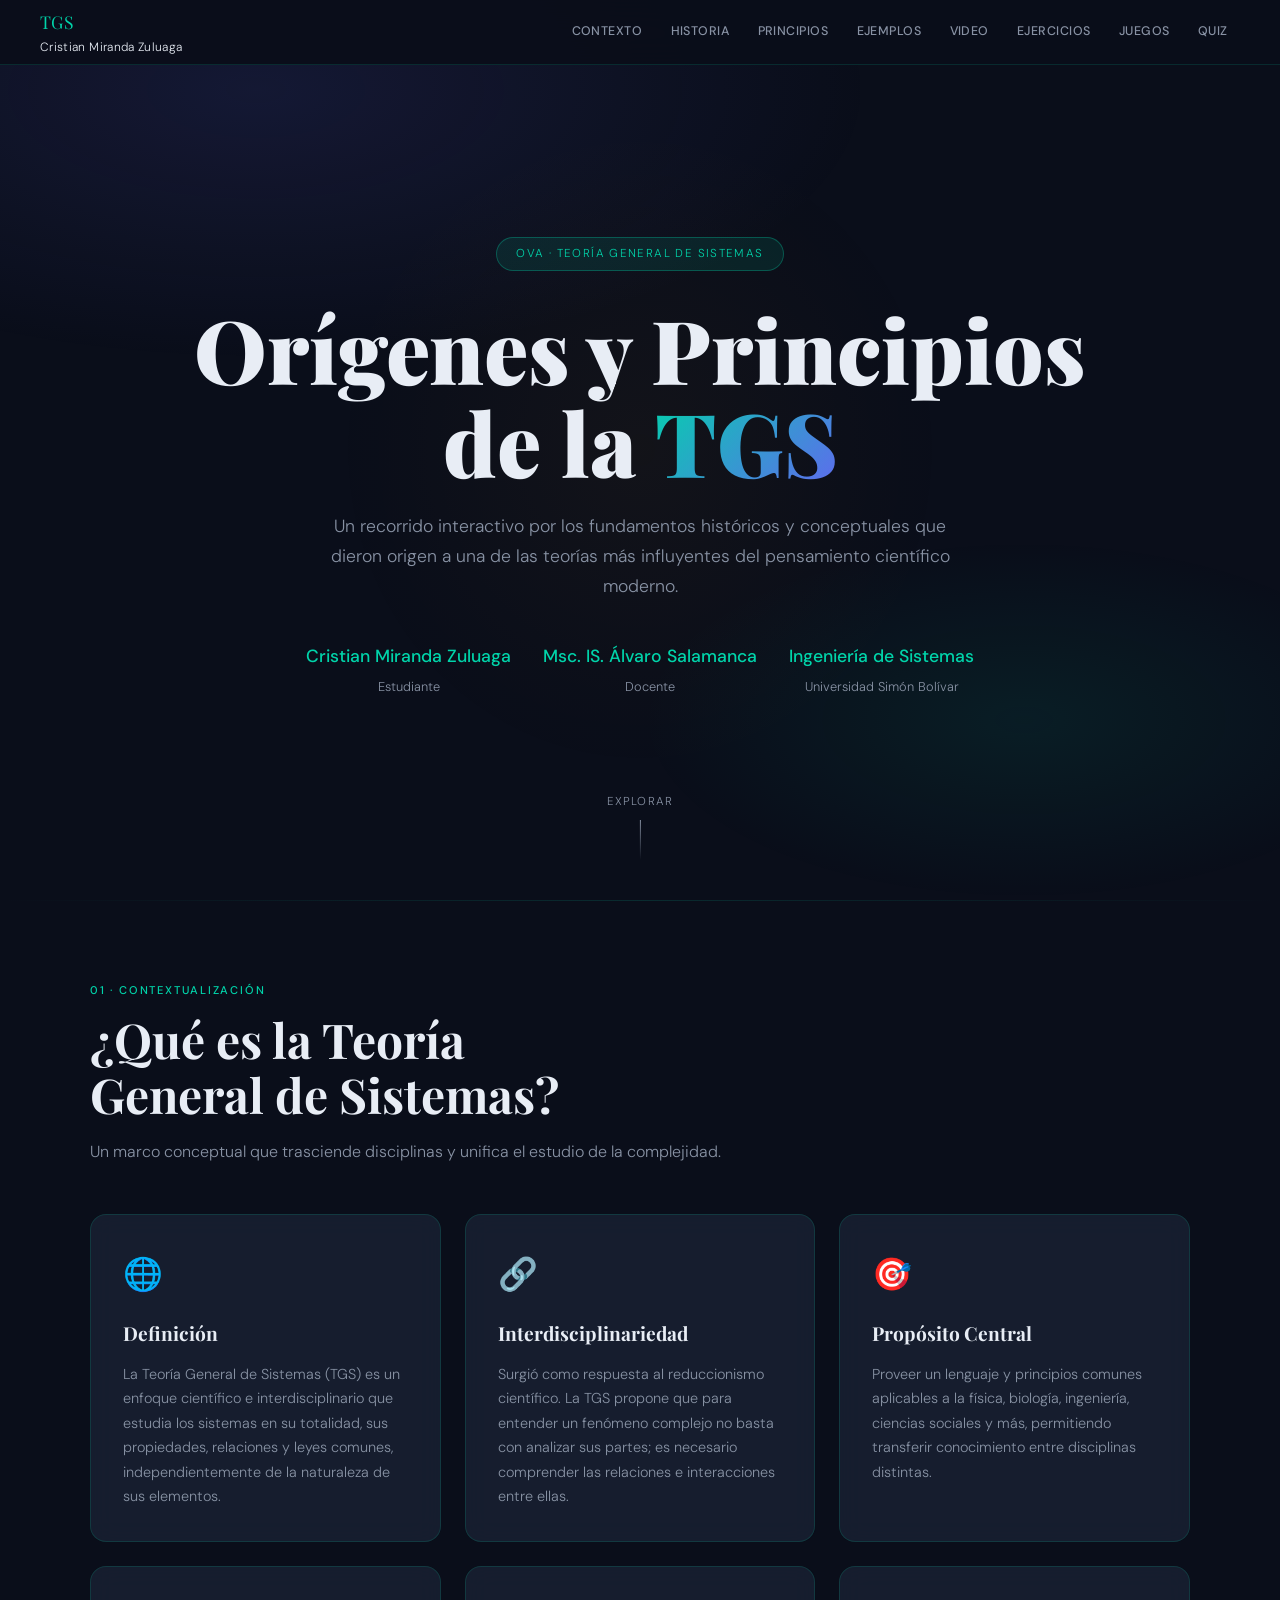
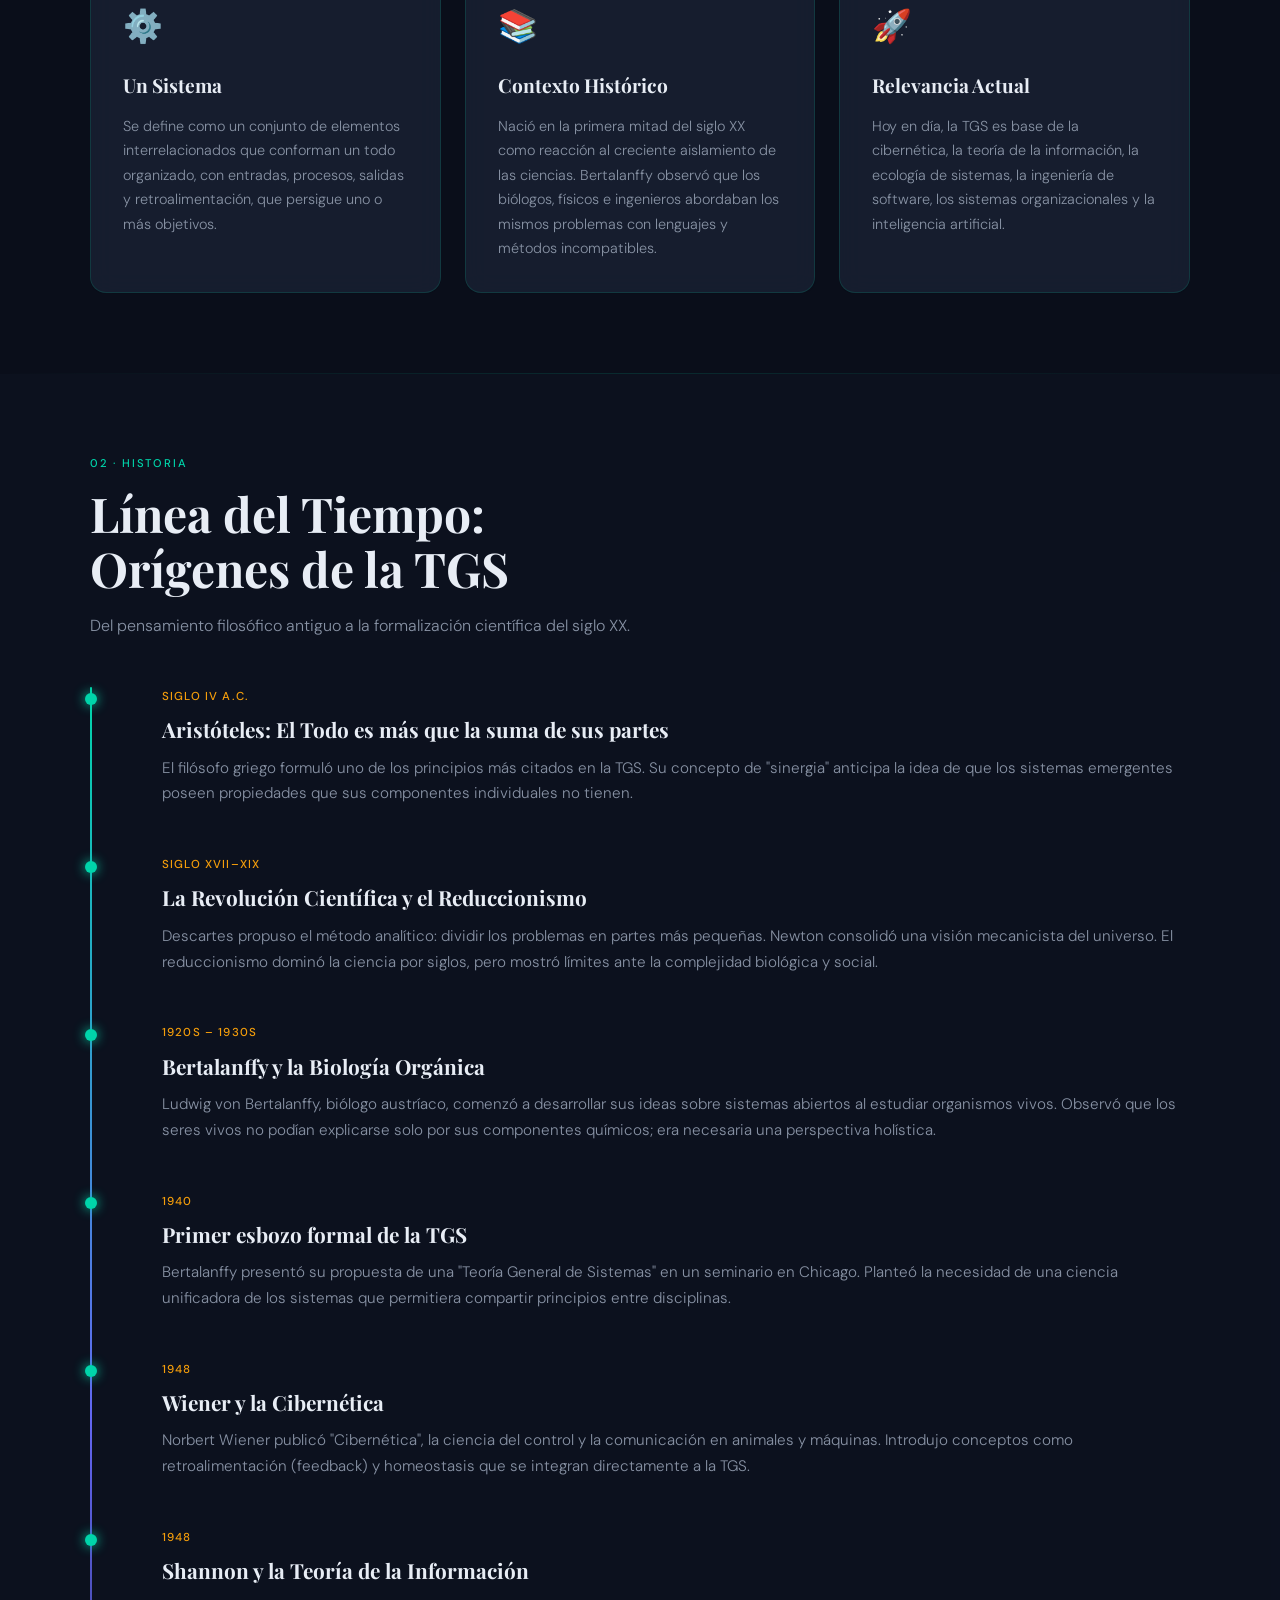
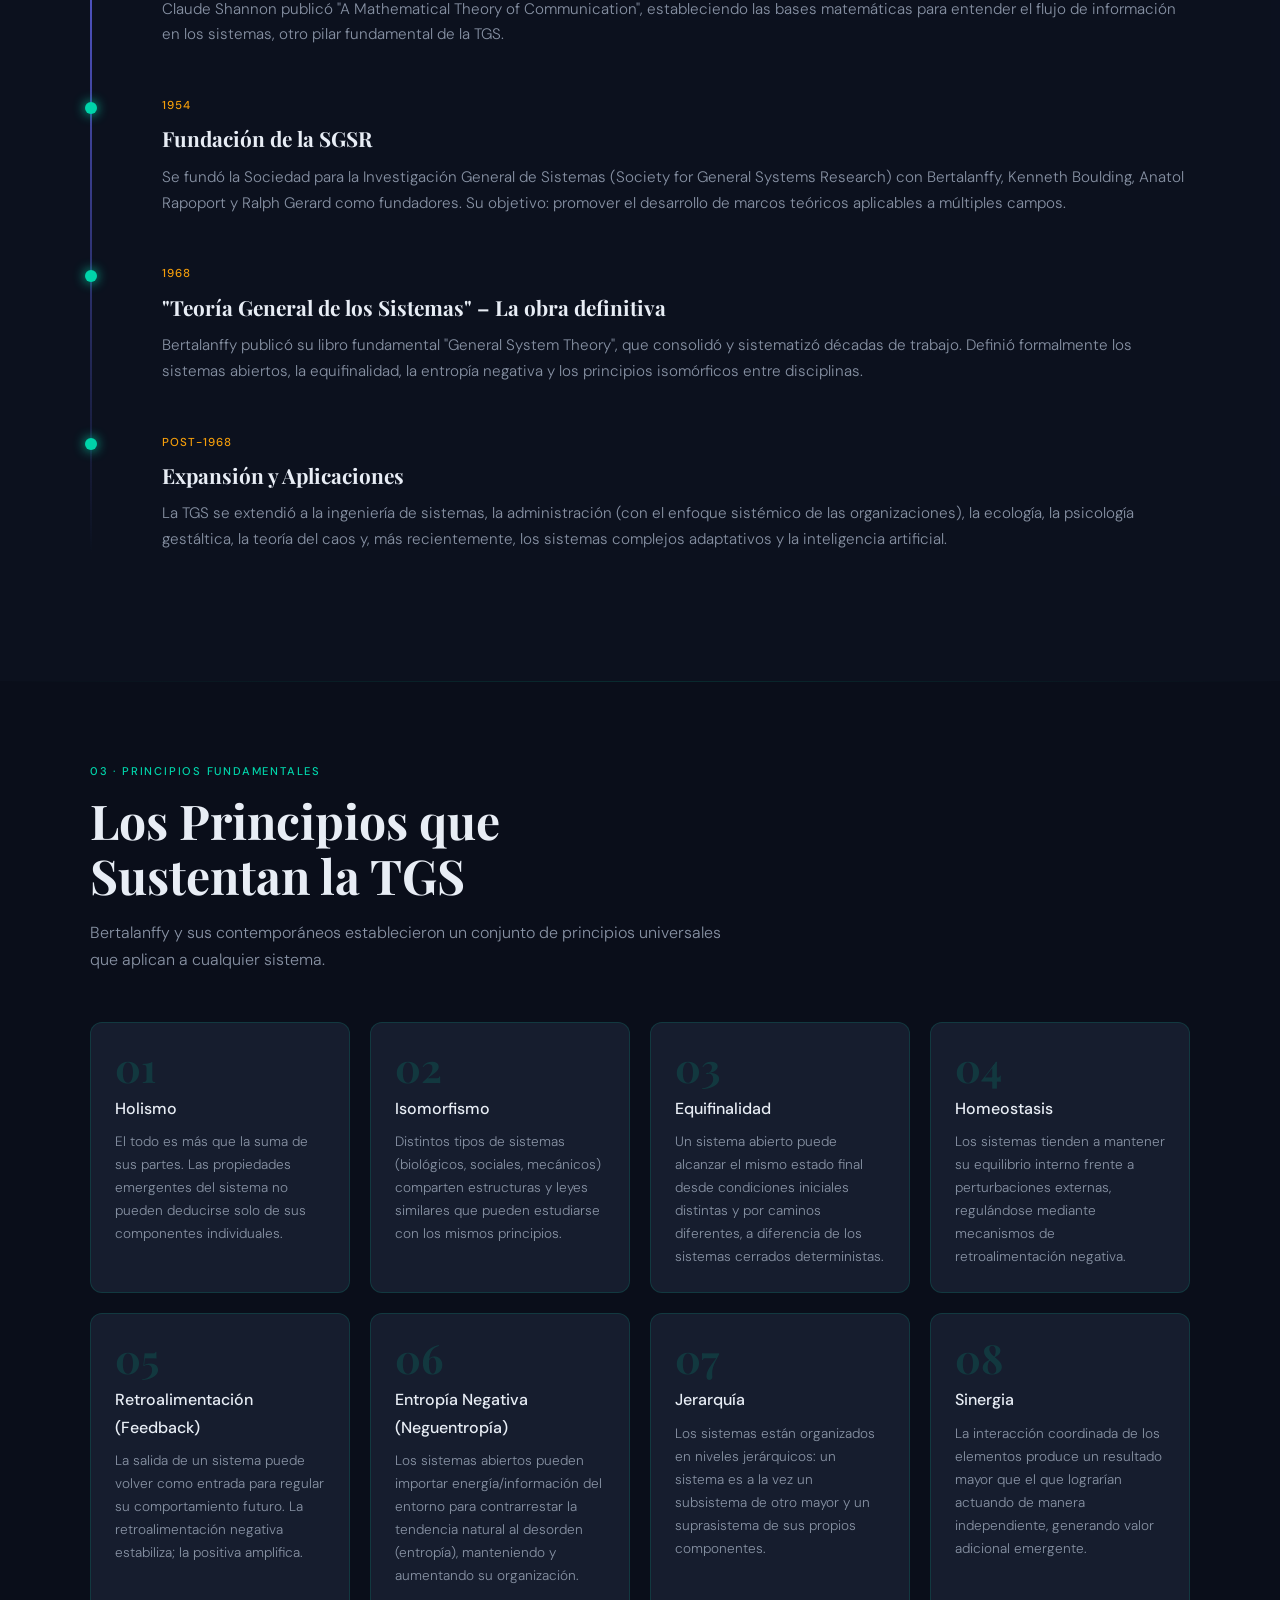
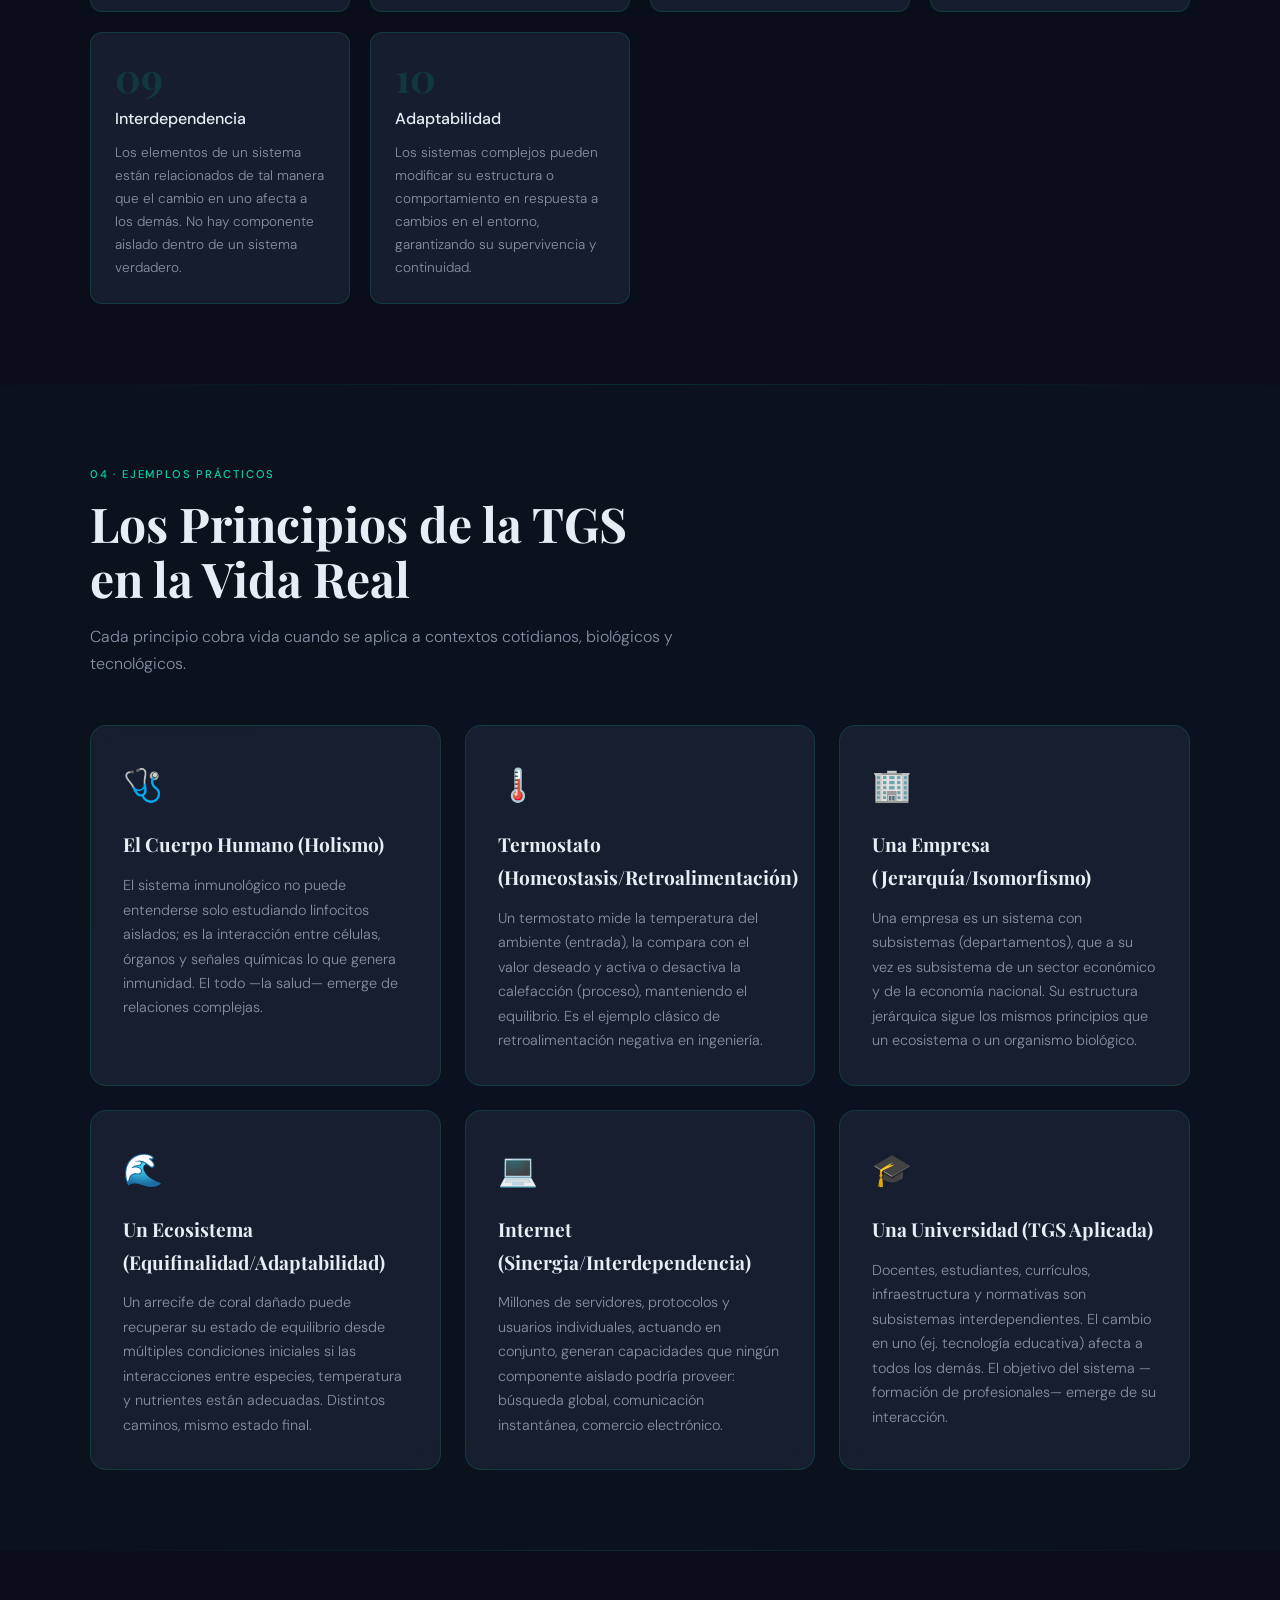
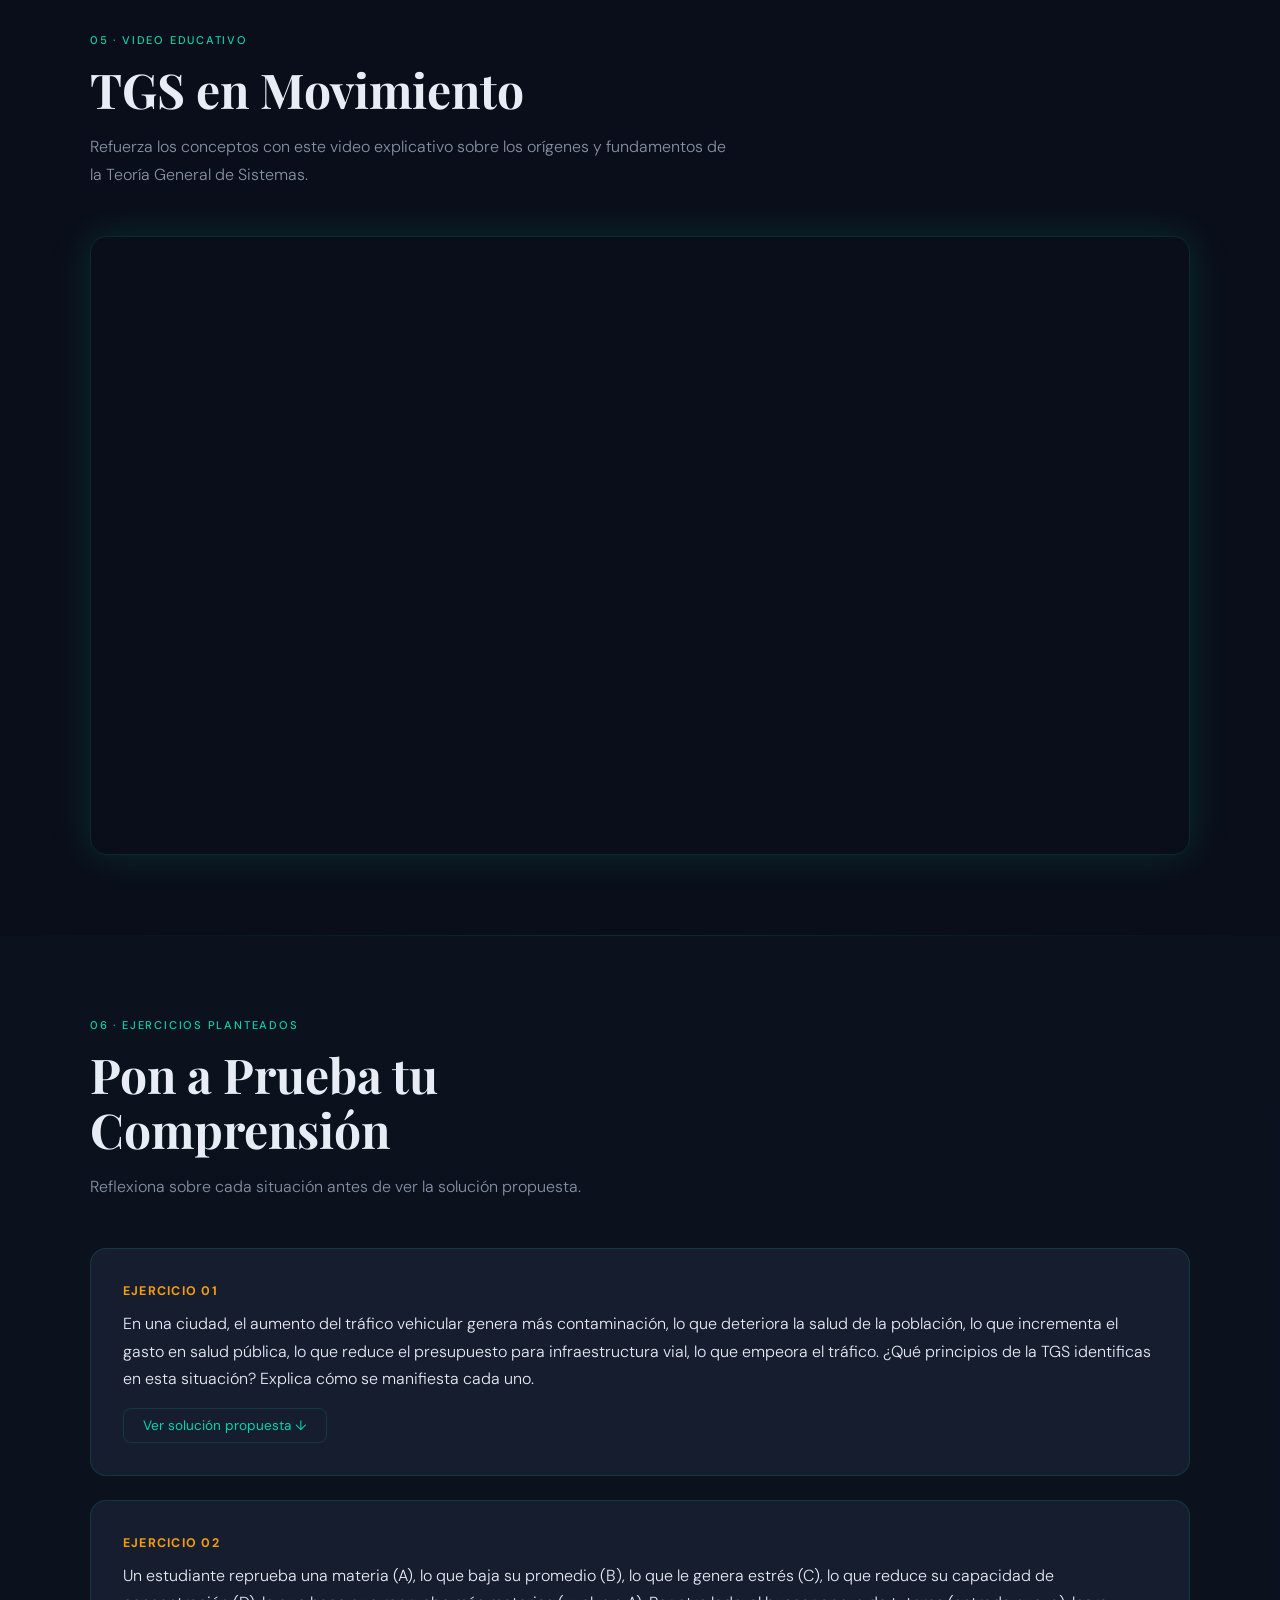
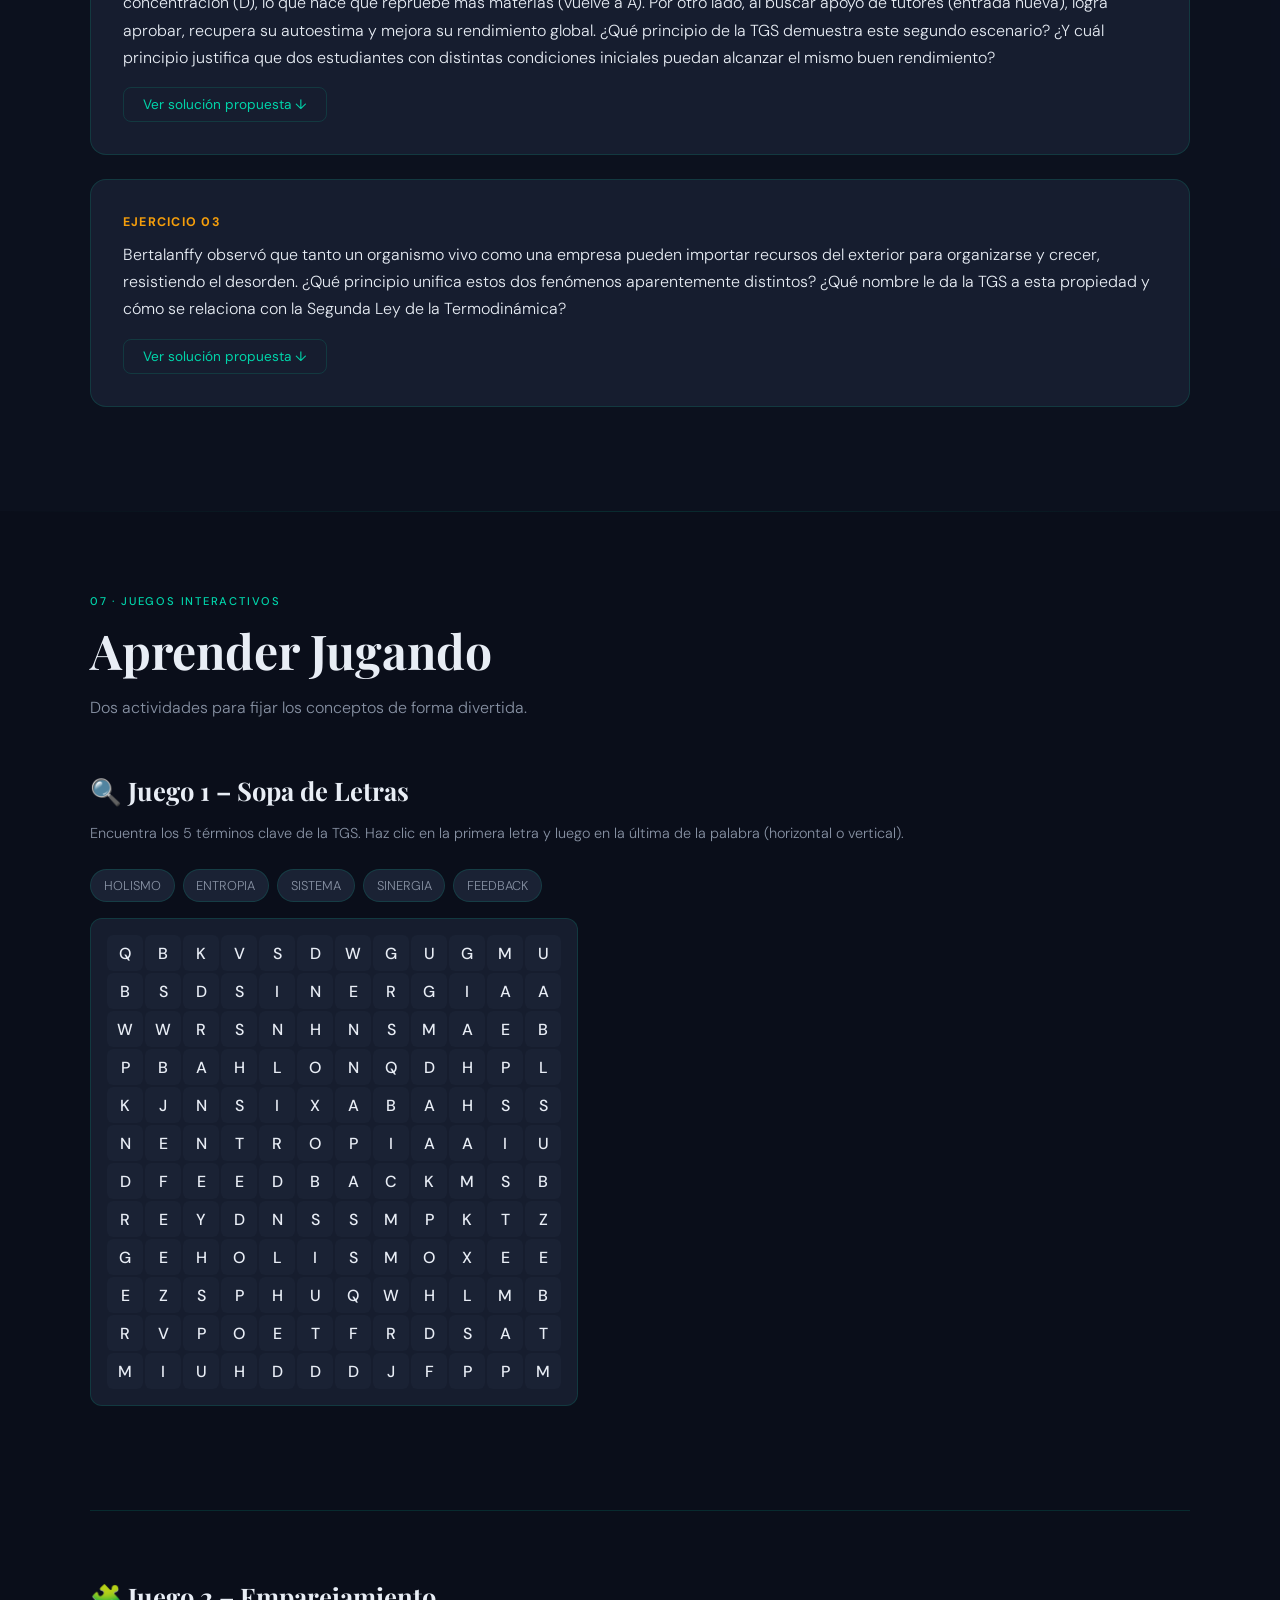
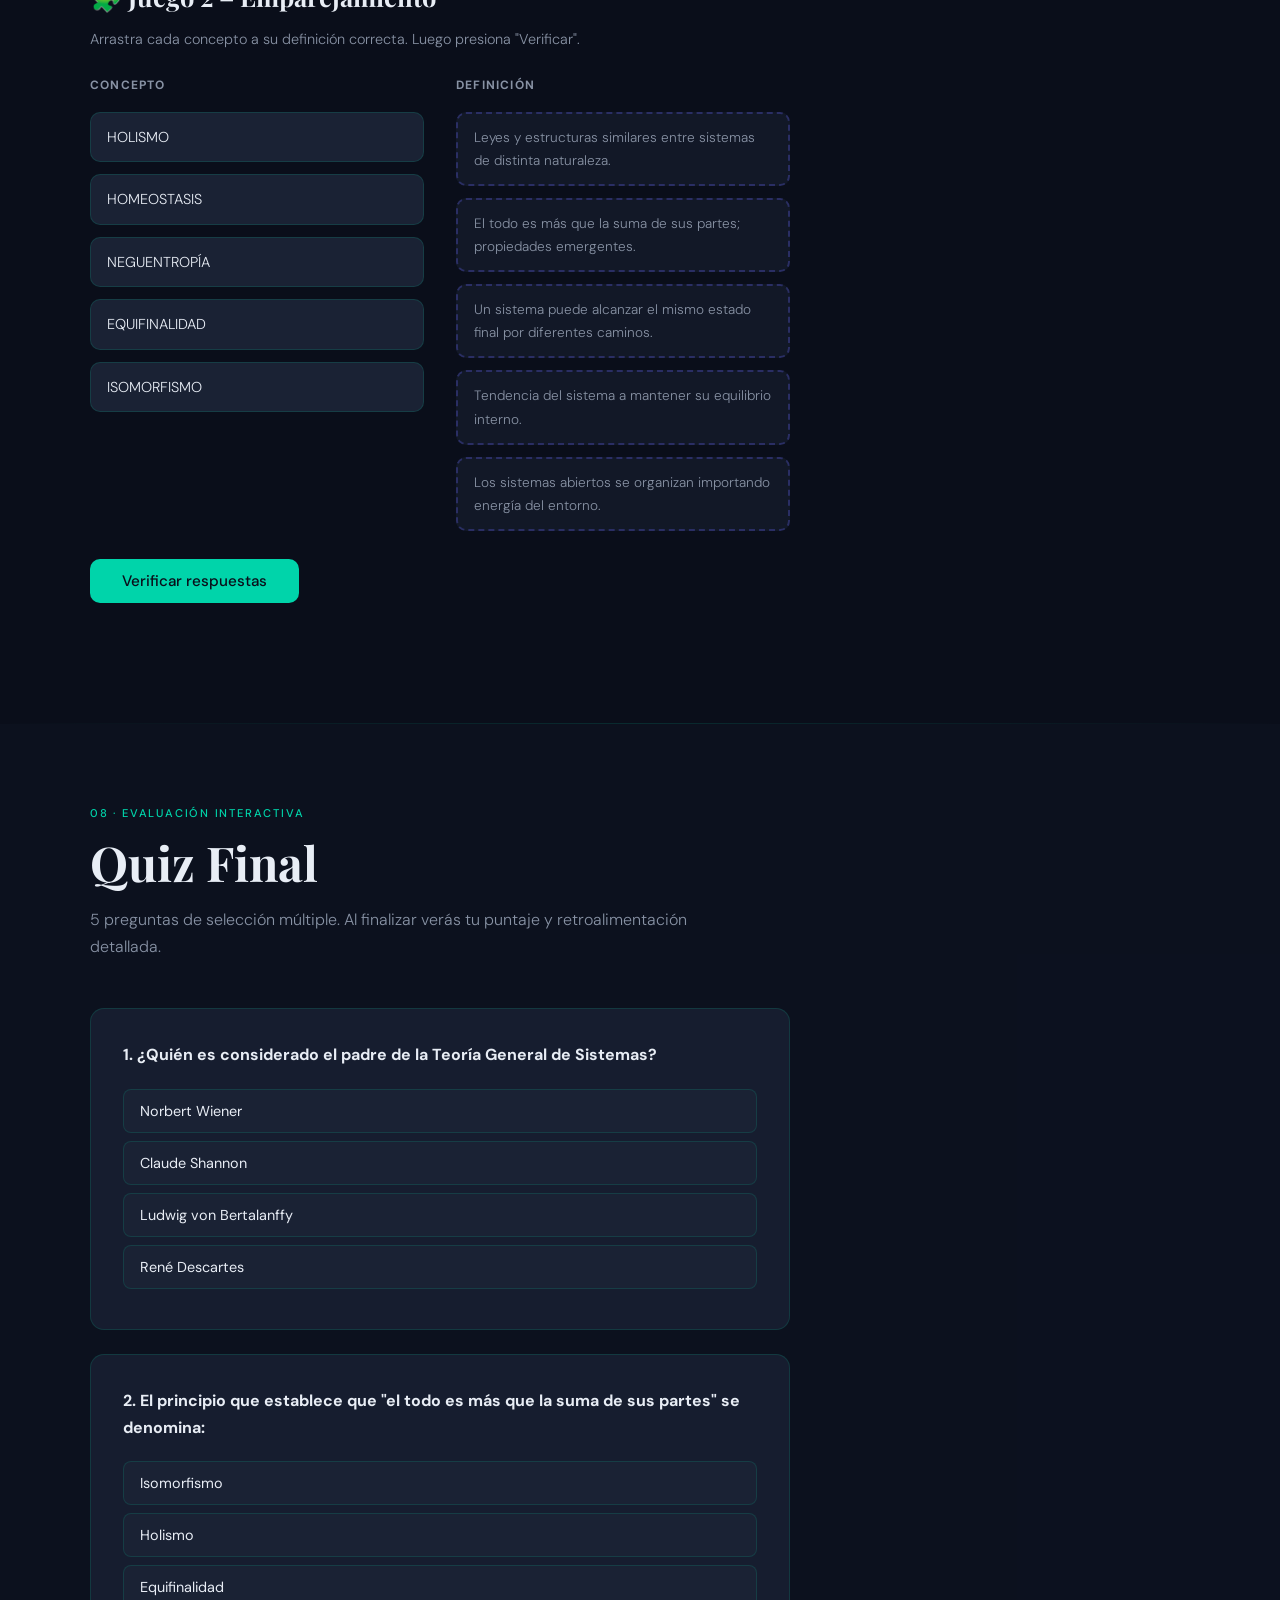
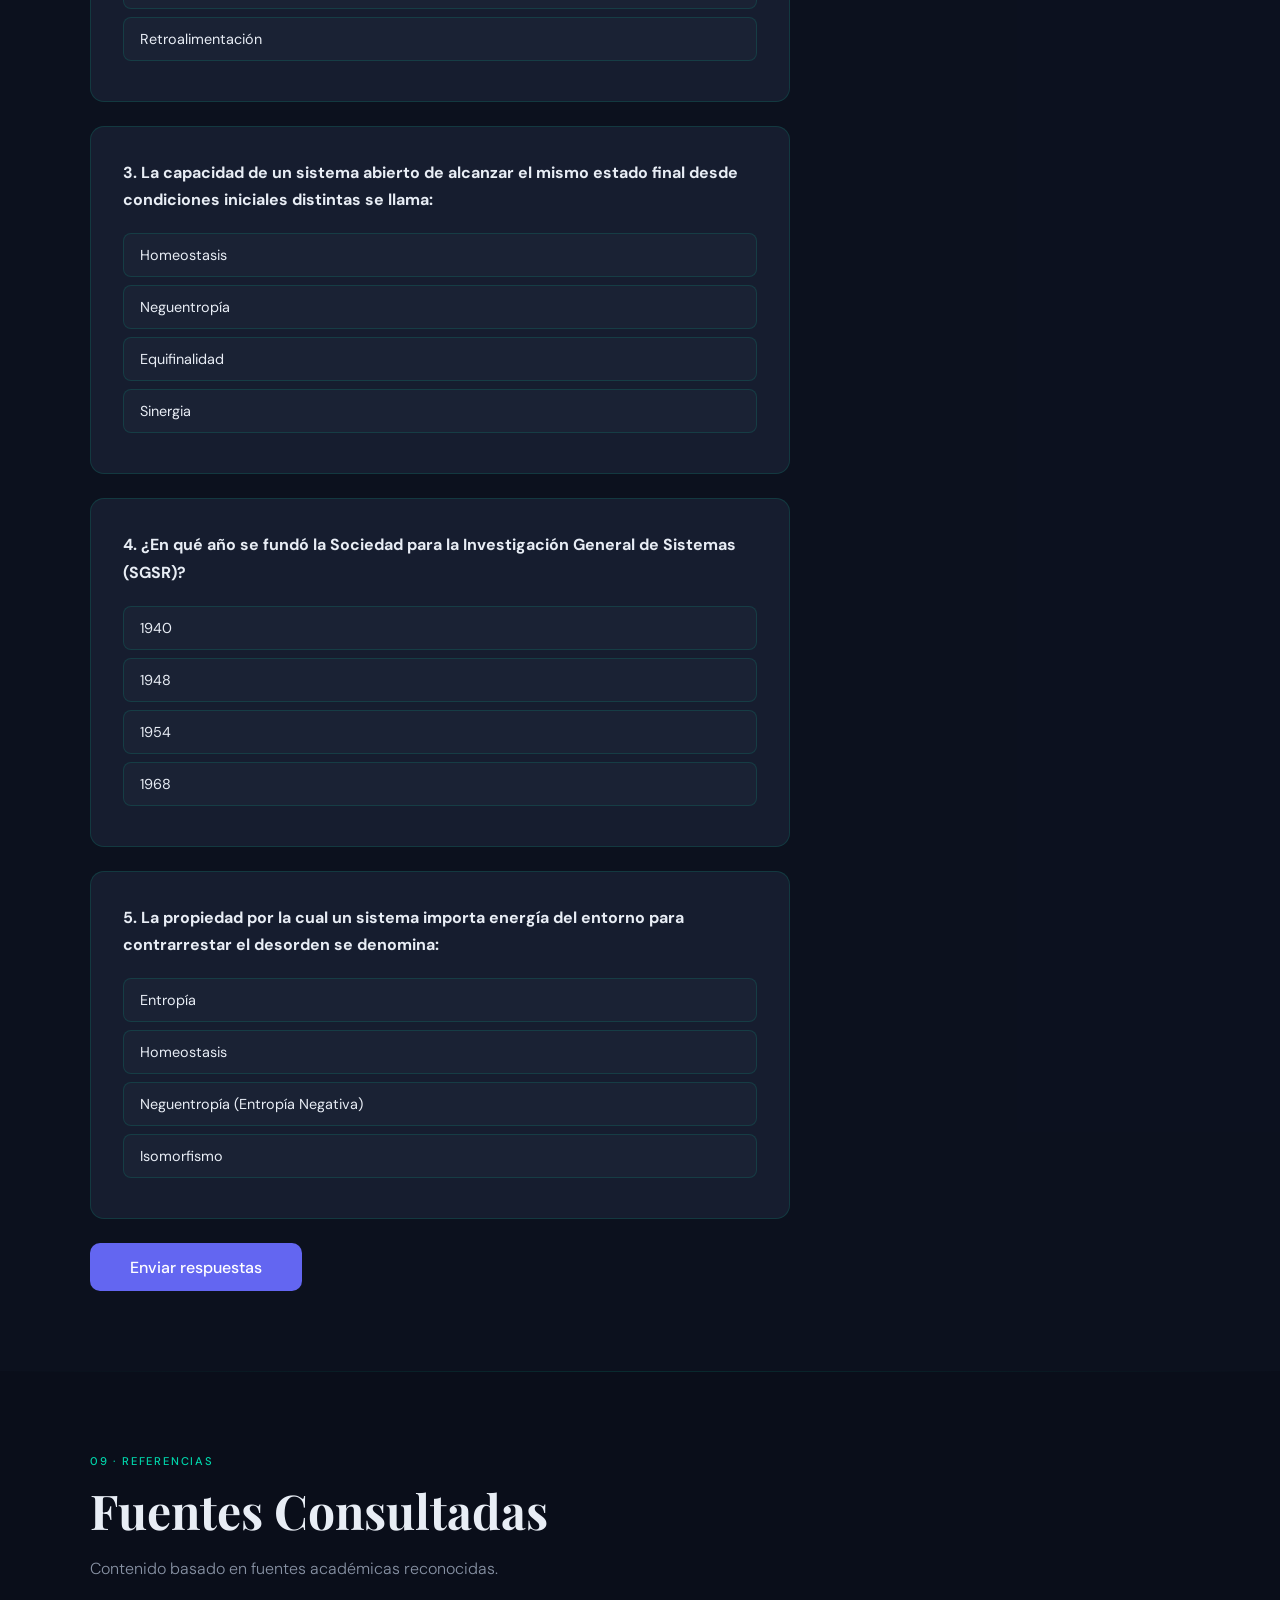
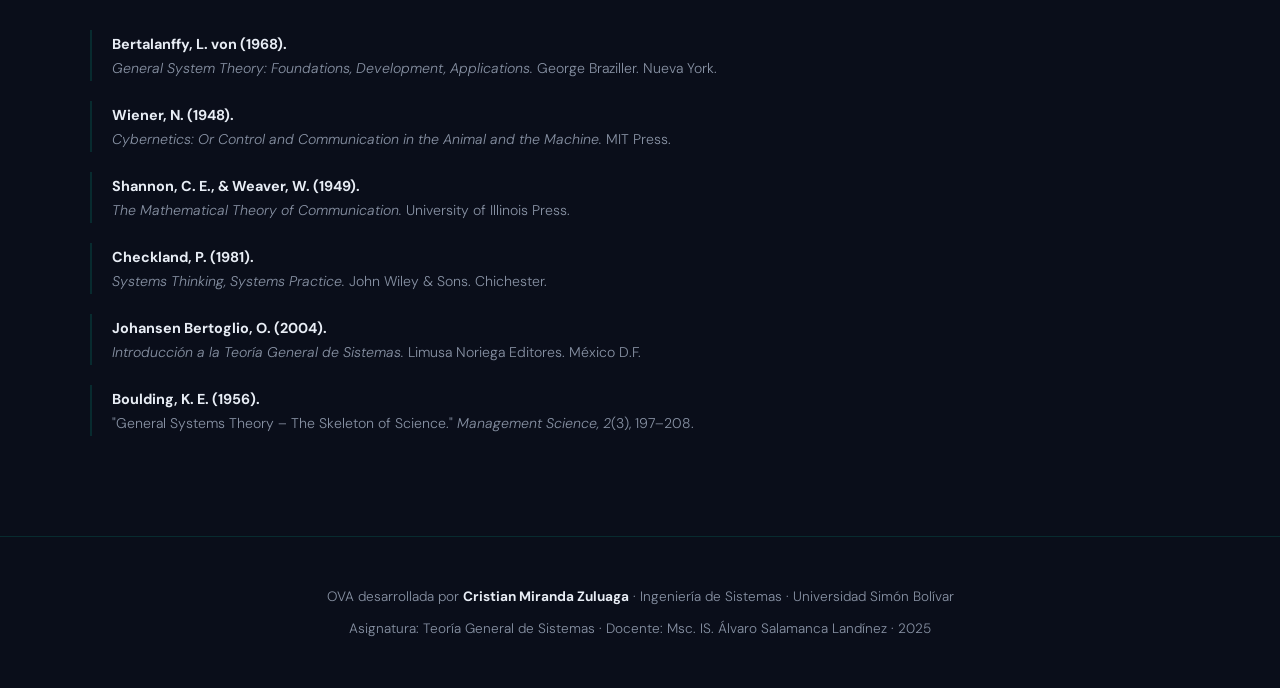
<file: OVA_TGS_CristianMiranda/OVA_TGS_CristianMiranda.html>
<!DOCTYPE html>
<html lang="es">
<head>
<meta charset="UTF-8"/>
<meta name="viewport" content="width=device-width, initial-scale=1.0"/>
<title>OVA – Orígenes y Principios de la TGS | Cristian Miranda Zuluaga</title>
<link href="https://fonts.googleapis.com/css2?family=Playfair+Display:wght@700;900&family=DM+Sans:wght@300;400;500&display=swap" rel="stylesheet"/>
<style>
  :root {
    --bg: #0a0e1a;
    --surface: #111827;
    --surface2: #1a2234;
    --accent: #00d4aa;
    --accent2: #f59e0b;
    --accent3: #6366f1;
    --text: #e8edf5;
    --muted: #8892a4;
    --border: rgba(0,212,170,0.15);
    --card: rgba(26,34,52,0.8);
    --glow: 0 0 40px rgba(0,212,170,0.15);
  }
  *{margin:0;padding:0;box-sizing:border-box;}
  html{scroll-behavior:smooth;}
  body{
    background:var(--bg);
    color:var(--text);
    font-family:'DM Sans',sans-serif;
    font-weight:300;
    line-height:1.7;
    overflow-x:hidden;
  }

  /* ── BACKGROUND MESH ── */
  body::before{
    content:'';
    position:fixed;inset:0;
    background:
      radial-gradient(ellipse 80% 50% at 20% 10%, rgba(99,102,241,0.12) 0%, transparent 60%),
      radial-gradient(ellipse 60% 40% at 80% 80%, rgba(0,212,170,0.08) 0%, transparent 50%),
      radial-gradient(ellipse 40% 60% at 50% 50%, rgba(245,158,11,0.04) 0%, transparent 60%);
    pointer-events:none;z-index:0;
  }

  /* ── NAV ── */
  nav{
    position:fixed;top:0;left:0;right:0;
    background:rgba(10,14,26,0.92);
    backdrop-filter:blur(20px);
    border-bottom:1px solid var(--border);
    z-index:1000;
    padding:0 2rem;
  }
  .nav-inner{
    max-width:1200px;margin:0 auto;
    display:flex;align-items:center;justify-content:space-between;
    height:64px;
  }
  .nav-logo{
    font-family:'Playfair Display',serif;
    font-size:1.1rem;color:var(--accent);
    letter-spacing:0.02em;
  }
  .nav-logo span{color:var(--text);font-size:0.75rem;display:block;font-family:'DM Sans',sans-serif;font-weight:300;}
  .nav-links{display:flex;gap:0.25rem;flex-wrap:wrap;}
  .nav-links a{
    color:var(--muted);text-decoration:none;
    font-size:0.78rem;font-weight:500;letter-spacing:0.04em;
    padding:0.35rem 0.75rem;border-radius:6px;
    transition:all .2s;text-transform:uppercase;
  }
  .nav-links a:hover{color:var(--accent);background:rgba(0,212,170,0.08);}

  /* ── HERO ── */
  .hero{
    min-height:100vh;
    display:flex;align-items:center;justify-content:center;
    padding:100px 2rem 4rem;
    position:relative;z-index:1;
  }
  .hero-inner{max-width:900px;margin:0 auto;text-align:center;}
  .hero-badge{
    display:inline-block;
    background:rgba(0,212,170,0.1);
    border:1px solid rgba(0,212,170,0.3);
    color:var(--accent);
    font-size:0.72rem;letter-spacing:0.12em;text-transform:uppercase;
    padding:0.4rem 1.2rem;border-radius:100px;
    margin-bottom:2rem;
    animation:fadeDown .6s ease both;
  }
  .hero h1{
    font-family:'Playfair Display',serif;
    font-size:clamp(2.8rem,7vw,5.5rem);
    font-weight:900;
    line-height:1.05;
    margin-bottom:1.5rem;
    animation:fadeDown .7s .1s ease both;
  }
  .hero h1 em{
    font-style:normal;
    background:linear-gradient(135deg, var(--accent) 0%, var(--accent3) 100%);
    -webkit-background-clip:text;-webkit-text-fill-color:transparent;background-clip:text;
  }
  .hero-sub{
    color:var(--muted);font-size:1.1rem;max-width:620px;margin:0 auto 2.5rem;
    animation:fadeDown .7s .2s ease both;
  }
  .hero-meta{
    display:flex;gap:2rem;justify-content:center;flex-wrap:wrap;
    animation:fadeDown .7s .3s ease both;
  }
  .hero-meta-item{text-align:center;}
  .hero-meta-item strong{display:block;color:var(--accent);font-size:1.1rem;font-weight:500;}
  .hero-meta-item span{color:var(--muted);font-size:0.8rem;}
  .scroll-hint{
    position:absolute;bottom:2.5rem;left:50%;transform:translateX(-50%);
    display:flex;flex-direction:column;align-items:center;gap:0.5rem;
    color:var(--muted);font-size:0.72rem;letter-spacing:0.1em;text-transform:uppercase;
    animation:pulse 2s infinite;
  }
  .scroll-hint::after{
    content:'';width:1px;height:40px;
    background:linear-gradient(to bottom, var(--muted), transparent);
  }

  /* ── SECTIONS ── */
  section{position:relative;z-index:1;padding:5rem 2rem;}
  .section-inner{max-width:1100px;margin:0 auto;}
  .section-label{
    font-size:0.7rem;letter-spacing:0.16em;text-transform:uppercase;
    color:var(--accent);font-weight:500;margin-bottom:0.75rem;
  }
  .section-title{
    font-family:'Playfair Display',serif;
    font-size:clamp(2rem,4vw,3rem);font-weight:700;
    margin-bottom:1rem;line-height:1.15;
  }
  .section-desc{color:var(--muted);max-width:640px;margin-bottom:3rem;font-size:1rem;}

  /* ── CARDS ── */
  .cards-grid{display:grid;grid-template-columns:repeat(auto-fill,minmax(300px,1fr));gap:1.5rem;}
  .card{
    background:var(--card);
    border:1px solid var(--border);
    border-radius:16px;
    padding:2rem;
    backdrop-filter:blur(12px);
    transition:all .3s;
    position:relative;overflow:hidden;
  }
  .card::before{
    content:'';position:absolute;inset:0;
    background:linear-gradient(135deg,rgba(0,212,170,0.04),transparent);
    opacity:0;transition:opacity .3s;
  }
  .card:hover{transform:translateY(-4px);border-color:rgba(0,212,170,0.35);box-shadow:var(--glow);}
  .card:hover::before{opacity:1;}
  .card-icon{font-size:2rem;margin-bottom:1rem;}
  .card h3{font-family:'Playfair Display',serif;font-size:1.2rem;margin-bottom:0.75rem;color:var(--text);}
  .card p{color:var(--muted);font-size:0.9rem;}

  /* ── TIMELINE ── */
  .timeline{position:relative;padding-left:2rem;}
  .timeline::before{
    content:'';position:absolute;left:0;top:0;bottom:0;
    width:2px;background:linear-gradient(to bottom,var(--accent),var(--accent3),transparent);
    border-radius:2px;
  }
  .timeline-item{
    position:relative;margin-bottom:3rem;padding-left:2.5rem;
  }
  .timeline-item::before{
    content:'';position:absolute;left:-2rem;top:0.35rem;
    width:12px;height:12px;border-radius:50%;
    background:var(--accent);
    box-shadow:0 0 12px var(--accent);
    transform:translateX(-5px);
  }
  .timeline-year{
    font-size:0.72rem;letter-spacing:0.1em;text-transform:uppercase;
    color:var(--accent2);font-weight:500;margin-bottom:0.35rem;
  }
  .timeline-item h3{font-family:'Playfair Display',serif;font-size:1.3rem;margin-bottom:0.5rem;}
  .timeline-item p{color:var(--muted);font-size:0.95rem;}

  /* ── PRINCIPLES ── */
  .principles-grid{display:grid;grid-template-columns:repeat(auto-fill,minmax(260px,1fr));gap:1.25rem;}
  .principle{
    background:var(--card);border:1px solid var(--border);border-radius:12px;
    padding:1.5rem;transition:all .3s;cursor:default;
  }
  .principle:hover{border-color:var(--accent3);box-shadow:0 0 30px rgba(99,102,241,0.12);}
  .principle-num{
    font-size:2.5rem;font-weight:700;font-family:'Playfair Display',serif;
    color:rgba(0,212,170,0.15);line-height:1;margin-bottom:0.5rem;
  }
  .principle h4{font-size:1rem;font-weight:500;margin-bottom:0.5rem;color:var(--text);}
  .principle p{color:var(--muted);font-size:0.85rem;}

  /* ── VIDEO ── */
  .video-wrap{
    border-radius:16px;overflow:hidden;
    border:1px solid var(--border);
    aspect-ratio:16/9;
    box-shadow:var(--glow);
  }
  .video-wrap iframe{width:100%;height:100%;border:0;}

  /* ── EXERCISES ── */
  .exercise-box{
    background:var(--card);border:1px solid var(--border);border-radius:16px;
    padding:2rem;margin-bottom:1.5rem;
  }
  .exercise-box h4{color:var(--accent2);font-size:0.78rem;letter-spacing:0.1em;text-transform:uppercase;margin-bottom:0.5rem;}
  .exercise-box p{color:var(--text);font-size:1rem;margin-bottom:1rem;}
  .exercise-toggle{
    background:transparent;border:1px solid var(--border);
    color:var(--accent);font-size:0.85rem;padding:0.5rem 1.2rem;
    border-radius:8px;cursor:pointer;font-family:'DM Sans',sans-serif;
    transition:all .2s;
  }
  .exercise-toggle:hover{background:rgba(0,212,170,0.1);}
  .exercise-answer{
    display:none;margin-top:1rem;padding:1rem;
    background:rgba(0,212,170,0.05);border-radius:8px;
    border-left:2px solid var(--accent);
    color:var(--muted);font-size:0.9rem;
  }
  .exercise-answer.visible{display:block;}

  /* ── GAMES ── */
  .game-section{margin-top:2rem;}
  .game-title{font-family:'Playfair Display',serif;font-size:1.6rem;margin-bottom:0.5rem;}
  .game-desc{color:var(--muted);font-size:0.9rem;margin-bottom:1.5rem;}

  /* WORDSEARCH */
  #ws-grid{
    display:inline-grid;
    gap:2px;
    background:var(--card);
    border:1px solid var(--border);
    border-radius:12px;
    padding:1rem;
    user-select:none;
  }
  .ws-cell{
    width:36px;height:36px;
    display:flex;align-items:center;justify-content:center;
    font-size:1rem;font-weight:500;
    background:var(--surface2);border-radius:6px;
    cursor:pointer;transition:all .15s;color:var(--text);
    border:1px solid transparent;
  }
  .ws-cell:hover{background:rgba(0,212,170,0.15);}
  .ws-cell.selected{background:rgba(0,212,170,0.25);border-color:var(--accent);}
  .ws-cell.found{background:rgba(0,212,170,0.35);color:var(--bg);font-weight:700;}
  #ws-words-list{
    display:flex;flex-wrap:wrap;gap:0.5rem;margin-bottom:1rem;
  }
  .ws-word{
    padding:0.3rem 0.8rem;border-radius:100px;font-size:0.8rem;
    background:var(--surface2);border:1px solid var(--border);
    color:var(--muted);transition:all .3s;
  }
  .ws-word.found-word{background:rgba(0,212,170,0.2);border-color:var(--accent);color:var(--accent);text-decoration:line-through;}
  #ws-msg{margin-top:1rem;font-size:1rem;color:var(--accent);min-height:1.5rem;}

  /* DRAG-MATCH */
  .match-container{display:grid;grid-template-columns:1fr 1fr;gap:2rem;max-width:700px;}
  .match-col h4{color:var(--muted);font-size:0.75rem;letter-spacing:0.1em;text-transform:uppercase;margin-bottom:1rem;}
  .draggable{
    background:var(--surface2);border:1px solid var(--border);border-radius:10px;
    padding:0.75rem 1rem;margin-bottom:0.75rem;cursor:grab;
    font-size:0.9rem;transition:all .2s;
  }
  .draggable:hover{border-color:var(--accent3);transform:translateX(4px);}
  .draggable.dragging{opacity:0.5;cursor:grabbing;}
  .drop-target{
    background:rgba(26,34,52,0.5);border:2px dashed rgba(99,102,241,0.3);
    border-radius:10px;padding:0.75rem 1rem;margin-bottom:0.75rem;
    font-size:0.85rem;min-height:48px;color:var(--muted);
    transition:all .2s;display:flex;align-items:center;
  }
  .drop-target.over{border-color:var(--accent3);background:rgba(99,102,241,0.1);}
  .drop-target.correct{border-color:var(--accent);background:rgba(0,212,170,0.1);color:var(--text);}
  .drop-target.wrong{border-color:#ef4444;background:rgba(239,68,68,0.1);}
  #match-check{
    margin-top:1rem;
    background:var(--accent);color:var(--bg);
    border:0;padding:0.75rem 2rem;border-radius:10px;
    cursor:pointer;font-size:0.95rem;font-weight:500;font-family:'DM Sans',sans-serif;
    transition:all .2s;
  }
  #match-check:hover{background:#00b894;}
  #match-result{margin-top:1rem;font-size:0.95rem;min-height:1.5rem;}
  #match-reset{
    margin-top:0.5rem;margin-left:1rem;
    background:transparent;border:1px solid var(--border);
    color:var(--muted);padding:0.75rem 1.5rem;border-radius:10px;
    cursor:pointer;font-size:0.9rem;font-family:'DM Sans',sans-serif;
    transition:all .2s;display:none;
  }
  #match-reset:hover{border-color:var(--accent);color:var(--accent);}

  /* ── QUIZ ── */
  .quiz-wrap{max-width:700px;}
  .quiz-question{
    background:var(--card);border:1px solid var(--border);border-radius:14px;
    padding:2rem;margin-bottom:1.5rem;
  }
  .quiz-question h4{font-size:1rem;margin-bottom:1.25rem;color:var(--text);}
  .quiz-option{
    display:block;width:100%;text-align:left;
    background:var(--surface2);border:1px solid var(--border);
    color:var(--text);font-size:0.9rem;font-family:'DM Sans',sans-serif;
    padding:0.75rem 1rem;border-radius:8px;margin-bottom:0.5rem;
    cursor:pointer;transition:all .2s;
  }
  .quiz-option:hover{border-color:var(--accent3);}
  .quiz-option.selected{border-color:var(--accent3);background:rgba(99,102,241,0.15);}
  .quiz-option.correct{border-color:var(--accent);background:rgba(0,212,170,0.15);}
  .quiz-option.wrong{border-color:#ef4444;background:rgba(239,68,68,0.1);}
  #quiz-submit{
    background:var(--accent3);color:#fff;border:0;
    padding:0.85rem 2.5rem;border-radius:10px;cursor:pointer;
    font-size:1rem;font-family:'DM Sans',sans-serif;font-weight:500;
    transition:all .2s;margin-top:0.5rem;
  }
  #quiz-submit:hover{background:#4f46e5;}
  #quiz-result{
    display:none;background:var(--card);border:1px solid var(--border);
    border-radius:16px;padding:2.5rem;text-align:center;
  }
  #quiz-result h3{font-family:'Playfair Display',serif;font-size:2rem;margin-bottom:0.5rem;}
  #quiz-result p{color:var(--muted);margin-bottom:1.5rem;}
  #quiz-score-num{color:var(--accent);font-size:3.5rem;font-weight:700;font-family:'Playfair Display',serif;}
  #quiz-reset{
    background:transparent;border:1px solid var(--border);color:var(--accent);
    padding:0.75rem 2rem;border-radius:10px;cursor:pointer;
    font-family:'DM Sans',sans-serif;font-size:0.9rem;transition:all .2s;
  }
  #quiz-reset:hover{background:rgba(0,212,170,0.1);}
  .feedback-list{text-align:left;margin-bottom:1.5rem;}
  .feedback-item{
    padding:0.5rem 0.75rem;border-radius:6px;margin-bottom:0.4rem;font-size:0.85rem;
  }
  .feedback-item.ok{background:rgba(0,212,170,0.1);color:var(--accent);}
  .feedback-item.bad{background:rgba(239,68,68,0.1);color:#f87171;}

  /* ── REFERENCES ── */
  .ref-item{
    border-left:2px solid var(--border);padding-left:1.25rem;margin-bottom:1.25rem;
    transition:border-color .2s;
  }
  .ref-item:hover{border-color:var(--accent);}
  .ref-item p{color:var(--muted);font-size:0.88rem;}
  .ref-item strong{color:var(--text);font-size:0.9rem;}

  /* ── FOOTER ── */
  footer{
    border-top:1px solid var(--border);padding:3rem 2rem;
    text-align:center;color:var(--muted);font-size:0.85rem;
    position:relative;z-index:1;
  }
  footer strong{color:var(--text);}

  /* ── DIVIDER ── */
  .divider{
    height:1px;background:linear-gradient(to right,transparent,var(--border),transparent);
    margin:0;
  }

  /* ── ANIMATIONS ── */
  @keyframes fadeDown{
    from{opacity:0;transform:translateY(-20px);}
    to{opacity:1;transform:translateY(0);}
  }
  @keyframes pulse{
    0%,100%{opacity:.4;} 50%{opacity:1;}
  }

  /* ── RESPONSIVE ── */
  @media(max-width:700px){
    .nav-links{display:none;}
    .match-container{grid-template-columns:1fr;}
    .hero h1{font-size:2.5rem;}
  }
</style>
</head>
<body>

<!-- NAV -->
<nav>
  <div class="nav-inner">
    <div class="nav-logo">TGS <span>Cristian Miranda Zuluaga</span></div>
    <div class="nav-links">
      <a href="#contexto">Contexto</a>
      <a href="#historia">Historia</a>
      <a href="#principios">Principios</a>
      <a href="#ejemplos">Ejemplos</a>
      <a href="#video">Video</a>
      <a href="#ejercicios">Ejercicios</a>
      <a href="#juegos">Juegos</a>
      <a href="#quiz">Quiz</a>
    </div>
  </div>
</nav>

<!-- HERO -->
<section class="hero">
  <div class="hero-inner">
    <div class="hero-badge">OVA · Teoría General de Sistemas</div>
    <h1>Orígenes y Principios<br/>de la <em>TGS</em></h1>
    <p class="hero-sub">Un recorrido interactivo por los fundamentos históricos y conceptuales que dieron origen a una de las teorías más influyentes del pensamiento científico moderno.</p>
    <div class="hero-meta">
      <div class="hero-meta-item"><strong>Cristian Miranda Zuluaga</strong><span>Estudiante</span></div>
      <div class="hero-meta-item"><strong>Msc. IS. Álvaro Salamanca</strong><span>Docente</span></div>
      <div class="hero-meta-item"><strong>Ingeniería de Sistemas</strong><span>Universidad Simón Bolívar</span></div>
    </div>
  </div>
  <div class="scroll-hint">Explorar</div>
</section>

<div class="divider"></div>

<!-- CONTEXTUALIZACIÓN -->
<section id="contexto">
  <div class="section-inner">
    <div class="section-label">01 · Contextualización</div>
    <h2 class="section-title">¿Qué es la Teoría<br/>General de Sistemas?</h2>
    <p class="section-desc">Un marco conceptual que trasciende disciplinas y unifica el estudio de la complejidad.</p>
    <div class="cards-grid">
      <div class="card">
        <div class="card-icon">🌐</div>
        <h3>Definición</h3>
        <p>La Teoría General de Sistemas (TGS) es un enfoque científico e interdisciplinario que estudia los sistemas en su totalidad, sus propiedades, relaciones y leyes comunes, independientemente de la naturaleza de sus elementos.</p>
      </div>
      <div class="card">
        <div class="card-icon">🔗</div>
        <h3>Interdisciplinariedad</h3>
        <p>Surgió como respuesta al reduccionismo científico. La TGS propone que para entender un fenómeno complejo no basta con analizar sus partes; es necesario comprender las relaciones e interacciones entre ellas.</p>
      </div>
      <div class="card">
        <div class="card-icon">🎯</div>
        <h3>Propósito Central</h3>
        <p>Proveer un lenguaje y principios comunes aplicables a la física, biología, ingeniería, ciencias sociales y más, permitiendo transferir conocimiento entre disciplinas distintas.</p>
      </div>
      <div class="card">
        <div class="card-icon">⚙️</div>
        <h3>Un Sistema</h3>
        <p>Se define como un conjunto de elementos interrelacionados que conforman un todo organizado, con entradas, procesos, salidas y retroalimentación, que persigue uno o más objetivos.</p>
      </div>
      <div class="card">
        <div class="card-icon">📚</div>
        <h3>Contexto Histórico</h3>
        <p>Nació en la primera mitad del siglo XX como reacción al creciente aislamiento de las ciencias. Bertalanffy observó que los biólogos, físicos e ingenieros abordaban los mismos problemas con lenguajes y métodos incompatibles.</p>
      </div>
      <div class="card">
        <div class="card-icon">🚀</div>
        <h3>Relevancia Actual</h3>
        <p>Hoy en día, la TGS es base de la cibernética, la teoría de la información, la ecología de sistemas, la ingeniería de software, los sistemas organizacionales y la inteligencia artificial.</p>
      </div>
    </div>
  </div>
</section>

<div class="divider"></div>

<!-- HISTORIA / TIMELINE -->
<section id="historia" style="background:rgba(17,24,39,0.4);">
  <div class="section-inner">
    <div class="section-label">02 · Historia</div>
    <h2 class="section-title">Línea del Tiempo:<br/>Orígenes de la TGS</h2>
    <p class="section-desc">Del pensamiento filosófico antiguo a la formalización científica del siglo XX.</p>
    <div class="timeline">
      <div class="timeline-item">
        <div class="timeline-year">Siglo IV a.C.</div>
        <h3>Aristóteles: El Todo es más que la suma de sus partes</h3>
        <p>El filósofo griego formuló uno de los principios más citados en la TGS. Su concepto de "sinergia" anticipa la idea de que los sistemas emergentes poseen propiedades que sus componentes individuales no tienen.</p>
      </div>
      <div class="timeline-item">
        <div class="timeline-year">Siglo XVII–XIX</div>
        <h3>La Revolución Científica y el Reduccionismo</h3>
        <p>Descartes propuso el método analítico: dividir los problemas en partes más pequeñas. Newton consolidó una visión mecanicista del universo. El reduccionismo dominó la ciencia por siglos, pero mostró límites ante la complejidad biológica y social.</p>
      </div>
      <div class="timeline-item">
        <div class="timeline-year">1920s – 1930s</div>
        <h3>Bertalanffy y la Biología Orgánica</h3>
        <p>Ludwig von Bertalanffy, biólogo austríaco, comenzó a desarrollar sus ideas sobre sistemas abiertos al estudiar organismos vivos. Observó que los seres vivos no podían explicarse solo por sus componentes químicos; era necesaria una perspectiva holística.</p>
      </div>
      <div class="timeline-item">
        <div class="timeline-year">1940</div>
        <h3>Primer esbozo formal de la TGS</h3>
        <p>Bertalanffy presentó su propuesta de una "Teoría General de Sistemas" en un seminario en Chicago. Planteó la necesidad de una ciencia unificadora de los sistemas que permitiera compartir principios entre disciplinas.</p>
      </div>
      <div class="timeline-item">
        <div class="timeline-year">1948</div>
        <h3>Wiener y la Cibernética</h3>
        <p>Norbert Wiener publicó "Cibernética", la ciencia del control y la comunicación en animales y máquinas. Introdujo conceptos como retroalimentación (feedback) y homeostasis que se integran directamente a la TGS.</p>
      </div>
      <div class="timeline-item">
        <div class="timeline-year">1948</div>
        <h3>Shannon y la Teoría de la Información</h3>
        <p>Claude Shannon publicó "A Mathematical Theory of Communication", estableciendo las bases matemáticas para entender el flujo de información en los sistemas, otro pilar fundamental de la TGS.</p>
      </div>
      <div class="timeline-item">
        <div class="timeline-year">1954</div>
        <h3>Fundación de la SGSR</h3>
        <p>Se fundó la Sociedad para la Investigación General de Sistemas (Society for General Systems Research) con Bertalanffy, Kenneth Boulding, Anatol Rapoport y Ralph Gerard como fundadores. Su objetivo: promover el desarrollo de marcos teóricos aplicables a múltiples campos.</p>
      </div>
      <div class="timeline-item">
        <div class="timeline-year">1968</div>
        <h3>"Teoría General de los Sistemas" – La obra definitiva</h3>
        <p>Bertalanffy publicó su libro fundamental "General System Theory", que consolidó y sistematizó décadas de trabajo. Definió formalmente los sistemas abiertos, la equifinalidad, la entropía negativa y los principios isomórficos entre disciplinas.</p>
      </div>
      <div class="timeline-item">
        <div class="timeline-year">Post-1968</div>
        <h3>Expansión y Aplicaciones</h3>
        <p>La TGS se extendió a la ingeniería de sistemas, la administración (con el enfoque sistémico de las organizaciones), la ecología, la psicología gestáltica, la teoría del caos y, más recientemente, los sistemas complejos adaptativos y la inteligencia artificial.</p>
      </div>
    </div>
  </div>
</section>

<div class="divider"></div>

<!-- PRINCIPIOS -->
<section id="principios">
  <div class="section-inner">
    <div class="section-label">03 · Principios Fundamentales</div>
    <h2 class="section-title">Los Principios que<br/>Sustentan la TGS</h2>
    <p class="section-desc">Bertalanffy y sus contemporáneos establecieron un conjunto de principios universales que aplican a cualquier sistema.</p>
    <div class="principles-grid">
      <div class="principle">
        <div class="principle-num">01</div>
        <h4>Holismo</h4>
        <p>El todo es más que la suma de sus partes. Las propiedades emergentes del sistema no pueden deducirse solo de sus componentes individuales.</p>
      </div>
      <div class="principle">
        <div class="principle-num">02</div>
        <h4>Isomorfismo</h4>
        <p>Distintos tipos de sistemas (biológicos, sociales, mecánicos) comparten estructuras y leyes similares que pueden estudiarse con los mismos principios.</p>
      </div>
      <div class="principle">
        <div class="principle-num">03</div>
        <h4>Equifinalidad</h4>
        <p>Un sistema abierto puede alcanzar el mismo estado final desde condiciones iniciales distintas y por caminos diferentes, a diferencia de los sistemas cerrados deterministas.</p>
      </div>
      <div class="principle">
        <div class="principle-num">04</div>
        <h4>Homeostasis</h4>
        <p>Los sistemas tienden a mantener su equilibrio interno frente a perturbaciones externas, regulándose mediante mecanismos de retroalimentación negativa.</p>
      </div>
      <div class="principle">
        <div class="principle-num">05</div>
        <h4>Retroalimentación (Feedback)</h4>
        <p>La salida de un sistema puede volver como entrada para regular su comportamiento futuro. La retroalimentación negativa estabiliza; la positiva amplifica.</p>
      </div>
      <div class="principle">
        <div class="principle-num">06</div>
        <h4>Entropía Negativa (Neguentropía)</h4>
        <p>Los sistemas abiertos pueden importar energía/información del entorno para contrarrestar la tendencia natural al desorden (entropía), manteniendo y aumentando su organización.</p>
      </div>
      <div class="principle">
        <div class="principle-num">07</div>
        <h4>Jerarquía</h4>
        <p>Los sistemas están organizados en niveles jerárquicos: un sistema es a la vez un subsistema de otro mayor y un suprasistema de sus propios componentes.</p>
      </div>
      <div class="principle">
        <div class="principle-num">08</div>
        <h4>Sinergia</h4>
        <p>La interacción coordinada de los elementos produce un resultado mayor que el que lograrían actuando de manera independiente, generando valor adicional emergente.</p>
      </div>
      <div class="principle">
        <div class="principle-num">09</div>
        <h4>Interdependencia</h4>
        <p>Los elementos de un sistema están relacionados de tal manera que el cambio en uno afecta a los demás. No hay componente aislado dentro de un sistema verdadero.</p>
      </div>
      <div class="principle">
        <div class="principle-num">10</div>
        <h4>Adaptabilidad</h4>
        <p>Los sistemas complejos pueden modificar su estructura o comportamiento en respuesta a cambios en el entorno, garantizando su supervivencia y continuidad.</p>
      </div>
    </div>
  </div>
</section>

<div class="divider"></div>

<!-- EJEMPLOS PRÁCTICOS -->
<section id="ejemplos" style="background:rgba(17,24,39,0.4);">
  <div class="section-inner">
    <div class="section-label">04 · Ejemplos Prácticos</div>
    <h2 class="section-title">Los Principios de la TGS<br/>en la Vida Real</h2>
    <p class="section-desc">Cada principio cobra vida cuando se aplica a contextos cotidianos, biológicos y tecnológicos.</p>
    <div class="cards-grid">
      <div class="card">
        <div class="card-icon">🩺</div>
        <h3>El Cuerpo Humano (Holismo)</h3>
        <p>El sistema inmunológico no puede entenderse solo estudiando linfocitos aislados; es la interacción entre células, órganos y señales químicas lo que genera inmunidad. El todo —la salud— emerge de relaciones complejas.</p>
      </div>
      <div class="card">
        <div class="card-icon">🌡️</div>
        <h3>Termostato (Homeostasis/Retroalimentación)</h3>
        <p>Un termostato mide la temperatura del ambiente (entrada), la compara con el valor deseado y activa o desactiva la calefacción (proceso), manteniendo el equilibrio. Es el ejemplo clásico de retroalimentación negativa en ingeniería.</p>
      </div>
      <div class="card">
        <div class="card-icon">🏢</div>
        <h3>Una Empresa (Jerarquía/Isomorfismo)</h3>
        <p>Una empresa es un sistema con subsistemas (departamentos), que a su vez es subsistema de un sector económico y de la economía nacional. Su estructura jerárquica sigue los mismos principios que un ecosistema o un organismo biológico.</p>
      </div>
      <div class="card">
        <div class="card-icon">🌊</div>
        <h3>Un Ecosistema (Equifinalidad/Adaptabilidad)</h3>
        <p>Un arrecife de coral dañado puede recuperar su estado de equilibrio desde múltiples condiciones iniciales si las interacciones entre especies, temperatura y nutrientes están adecuadas. Distintos caminos, mismo estado final.</p>
      </div>
      <div class="card">
        <div class="card-icon">💻</div>
        <h3>Internet (Sinergia/Interdependencia)</h3>
        <p>Millones de servidores, protocolos y usuarios individuales, actuando en conjunto, generan capacidades que ningún componente aislado podría proveer: búsqueda global, comunicación instantánea, comercio electrónico.</p>
      </div>
      <div class="card">
        <div class="card-icon">🎓</div>
        <h3>Una Universidad (TGS Aplicada)</h3>
        <p>Docentes, estudiantes, currículos, infraestructura y normativas son subsistemas interdependientes. El cambio en uno (ej. tecnología educativa) afecta a todos los demás. El objetivo del sistema —formación de profesionales— emerge de su interacción.</p>
      </div>
    </div>
  </div>
</section>

<div class="divider"></div>

<!-- VIDEO -->
<section id="video">
  <div class="section-inner">
    <div class="section-label">05 · Video Educativo</div>
    <h2 class="section-title">TGS en Movimiento</h2>
    <p class="section-desc">Refuerza los conceptos con este video explicativo sobre los orígenes y fundamentos de la Teoría General de Sistemas.</p>
    <div class="video-wrap">
      <iframe width="560" height="315" src="https://www.youtube.com/embed/exoQVbSnM24" title="Reproductor de video de YouTube" frameborder="0" allow="accelerometer; autoplay; clipboard-write; encrypted-media; gyroscope; picture-in-picture; web-share" allowfullscreen></iframe>
    </div>
  </div>
</section>

<div class="divider"></div>

<!-- EJERCICIOS -->
<section id="ejercicios" style="background:rgba(17,24,39,0.4);">
  <div class="section-inner">
    <div class="section-label">06 · Ejercicios Planteados</div>
    <h2 class="section-title">Pon a Prueba tu<br/>Comprensión</h2>
    <p class="section-desc">Reflexiona sobre cada situación antes de ver la solución propuesta.</p>

    <div class="exercise-box">
      <h4>Ejercicio 01</h4>
      <p>En una ciudad, el aumento del tráfico vehicular genera más contaminación, lo que deteriora la salud de la población, lo que incrementa el gasto en salud pública, lo que reduce el presupuesto para infraestructura vial, lo que empeora el tráfico. ¿Qué principios de la TGS identificas en esta situación? Explica cómo se manifiesta cada uno.</p>
      <button class="exercise-toggle" onclick="toggleAnswer(this)">Ver solución propuesta ↓</button>
      <div class="exercise-answer">
        <strong>Retroalimentación positiva:</strong> cada efecto amplifica la causa original, creando un ciclo de deterioro creciente.<br/><br/>
        <strong>Interdependencia:</strong> los elementos (tráfico, salud, presupuesto, infraestructura) están tan relacionados que ninguno puede analizarse de forma aislada.<br/><br/>
        <strong>Jerarquía:</strong> la ciudad es un sistema compuesto por subsistemas (transporte, salud, finanzas públicas) que interactúan.<br/><br/>
        <strong>Holismo:</strong> el problema del tráfico no es solo un problema de vías; es un problema sistémico que involucra economía, salud y planeación urbana simultáneamente.
      </div>
    </div>

    <div class="exercise-box">
      <h4>Ejercicio 02</h4>
      <p>Un estudiante reprueba una materia (A), lo que baja su promedio (B), lo que le genera estrés (C), lo que reduce su capacidad de concentración (D), lo que hace que repruebe más materias (vuelve a A). Por otro lado, al buscar apoyo de tutores (entrada nueva), logra aprobar, recupera su autoestima y mejora su rendimiento global. ¿Qué principio de la TGS demuestra este segundo escenario? ¿Y cuál principio justifica que dos estudiantes con distintas condiciones iniciales puedan alcanzar el mismo buen rendimiento?</p>
      <button class="exercise-toggle" onclick="toggleAnswer(this)">Ver solución propuesta ↓</button>
      <div class="exercise-answer">
        <strong>Retroalimentación negativa:</strong> la tutoría actúa como regulador que interrumpe el ciclo negativo y lleva al sistema hacia el equilibrio.<br/><br/>
        <strong>Equifinalidad:</strong> estudiantes con distintos puntos de partida (diferente nivel inicial, diferentes recursos) pueden alcanzar el mismo estado final (buen rendimiento) mediante caminos distintos (tutoría, estudio independiente, cambio de metodología).<br/><br/>
        <strong>Adaptabilidad:</strong> el estudiante modifica su comportamiento (estrategia de aprendizaje) en respuesta a perturbaciones del entorno (reprobación), demostrando capacidad sistémica de ajuste.
      </div>
    </div>

    <div class="exercise-box">
      <h4>Ejercicio 03</h4>
      <p>Bertalanffy observó que tanto un organismo vivo como una empresa pueden importar recursos del exterior para organizarse y crecer, resistiendo el desorden. ¿Qué principio unifica estos dos fenómenos aparentemente distintos? ¿Qué nombre le da la TGS a esta propiedad y cómo se relaciona con la Segunda Ley de la Termodinámica?</p>
      <button class="exercise-toggle" onclick="toggleAnswer(this)">Ver solución propuesta ↓</button>
      <div class="exercise-answer">
        <strong>Isomorfismo:</strong> tanto el organismo como la empresa son sistemas abiertos que siguen las mismas leyes estructurales, aunque sus elementos sean completamente distintos.<br/><br/>
        <strong>Neguentropía (Entropía Negativa):</strong> los sistemas abiertos pueden importar energía/materia/información del entorno para aumentar su organización interna, contrariando la tendencia al desorden que predice la Segunda Ley de la Termodinámica para sistemas cerrados.<br/><br/>
        La Segunda Ley dice que en sistemas aislados la entropía siempre aumenta (el desorden crece). Pero los sistemas vivos y las organizaciones son abiertos; intercambian con el entorno y por eso pueden mantenerse organizados e incluso evolucionar.
      </div>
    </div>
  </div>
</section>

<div class="divider"></div>

<!-- JUEGOS -->
<section id="juegos">
  <div class="section-inner">
    <div class="section-label">07 · Juegos Interactivos</div>
    <h2 class="section-title">Aprender Jugando</h2>
    <p class="section-desc">Dos actividades para fijar los conceptos de forma divertida.</p>

    <!-- JUEGO 1: SOPA DE LETRAS -->
    <div class="game-section">
      <h3 class="game-title">🔍 Juego 1 – Sopa de Letras</h3>
      <p class="game-desc">Encuentra los 5 términos clave de la TGS. Haz clic en la primera letra y luego en la última de la palabra (horizontal o vertical).</p>
      <div id="ws-words-list"></div>
      <div id="ws-grid"></div>
      <div id="ws-msg"></div>
    </div>

    <div style="margin:4rem 0 0;border-top:1px solid var(--border);padding-top:4rem;">
    <!-- JUEGO 2: EMPAREJAMIENTO -->
    <h3 class="game-title">🧩 Juego 2 – Emparejamiento</h3>
    <p class="game-desc">Arrastra cada concepto a su definición correcta. Luego presiona "Verificar".</p>
    <div class="match-container">
      <div class="match-col">
        <h4>Concepto</h4>
        <div id="draggables-col"></div>
      </div>
      <div class="match-col">
        <h4>Definición</h4>
        <div id="targets-col"></div>
      </div>
    </div>
    <button id="match-check">Verificar respuestas</button>
    <button id="match-reset">Reintentar</button>
    <div id="match-result"></div>
    </div>
  </div>
</section>

<div class="divider"></div>

<!-- QUIZ -->
<section id="quiz" style="background:rgba(17,24,39,0.4);">
  <div class="section-inner">
    <div class="section-label">08 · Evaluación Interactiva</div>
    <h2 class="section-title">Quiz Final</h2>
    <p class="section-desc">5 preguntas de selección múltiple. Al finalizar verás tu puntaje y retroalimentación detallada.</p>
    <div class="quiz-wrap" id="quiz-form">
      <!-- Questions injected by JS -->
    </div>
    <button id="quiz-submit">Enviar respuestas</button>
    <div id="quiz-result">
      <div id="quiz-score-num"></div>
      <h3>Resultado Final</h3>
      <p id="quiz-result-msg"></p>
      <div class="feedback-list" id="quiz-feedback"></div>
      <button id="quiz-reset">Reintentar quiz</button>
    </div>
  </div>
</section>

<div class="divider"></div>

<!-- REFERENCIAS -->
<section id="referencias">
  <div class="section-inner">
    <div class="section-label">09 · Referencias</div>
    <h2 class="section-title">Fuentes Consultadas</h2>
    <p class="section-desc">Contenido basado en fuentes académicas reconocidas.</p>
    <div class="ref-item"><strong>Bertalanffy, L. von (1968).</strong> <p><em>General System Theory: Foundations, Development, Applications.</em> George Braziller. Nueva York.</p></div>
    <div class="ref-item"><strong>Wiener, N. (1948).</strong> <p><em>Cybernetics: Or Control and Communication in the Animal and the Machine.</em> MIT Press.</p></div>
    <div class="ref-item"><strong>Shannon, C. E., & Weaver, W. (1949).</strong> <p><em>The Mathematical Theory of Communication.</em> University of Illinois Press.</p></div>
    <div class="ref-item"><strong>Checkland, P. (1981).</strong> <p><em>Systems Thinking, Systems Practice.</em> John Wiley & Sons. Chichester.</p></div>
    <div class="ref-item"><strong>Johansen Bertoglio, O. (2004).</strong> <p><em>Introducción a la Teoría General de Sistemas.</em> Limusa Noriega Editores. México D.F.</p></div>
    <div class="ref-item"><strong>Boulding, K. E. (1956).</strong> <p>"General Systems Theory – The Skeleton of Science." <em>Management Science, 2</em>(3), 197–208.</p></div>
  </div>
</section>

<footer>
  <p>OVA desarrollada por <strong>Cristian Miranda Zuluaga</strong> · Ingeniería de Sistemas · Universidad Simón Bolívar</p>
  <p style="margin-top:.5rem;">Asignatura: Teoría General de Sistemas · Docente: Msc. IS. Álvaro Salamanca Landínez · 2025</p>
</footer>

<script>
// ── EXERCISE TOGGLE ──────────────────────────────────────────────
function toggleAnswer(btn){
  const ans=btn.nextElementSibling;
  ans.classList.toggle('visible');
  btn.textContent=ans.classList.contains('visible')?'Ocultar solución ↑':'Ver solución propuesta ↓';
}

// ── WORDSEARCH ───────────────────────────────────────────────────
(function(){
  const SIZE=12;
  const WORDS=['HOLISMO','ENTROPIA','SISTEMA','SINERGIA','FEEDBACK'];
  let grid=[];
  let placed=[];
  let selecting=false;
  let startCell=null;
  let foundWords=new Set();

  function initGrid(){
    grid=Array.from({length:SIZE},()=>Array(SIZE).fill(''));
    placed=[];
    foundWords=new Set();
  }

  function placeWord(word){
    const dirs=[[0,1],[1,0]]; // horizontal, vertical only (simpler UX)
    let attempts=0;
    while(attempts<200){
      const dir=dirs[Math.floor(Math.random()*dirs.length)];
      const r=Math.floor(Math.random()*SIZE);
      const c=Math.floor(Math.random()*SIZE);
      const er=r+dir[0]*(word.length-1);
      const ec=c+dir[1]*(word.length-1);
      if(er<0||er>=SIZE||ec<0||ec>=SIZE){attempts++;continue;}
      let ok=true;
      for(let i=0;i<word.length;i++){
        const nr=r+dir[0]*i, nc=c+dir[1]*i;
        if(grid[nr][nc]!==''&&grid[nr][nc]!==word[i]){ok=false;break;}
      }
      if(ok){
        const cells=[];
        for(let i=0;i<word.length;i++){
          const nr=r+dir[0]*i, nc=c+dir[1]*i;
          grid[nr][nc]=word[i];
          cells.push([nr,nc]);
        }
        placed.push({word,cells});
        return true;
      }
      attempts++;
    }
    return false;
  }

  function fillRandom(){
    const letters='ABCDEFGHIJKLMNOPQRSTUVWXYZ';
    for(let r=0;r<SIZE;r++) for(let c=0;c<SIZE;c++)
      if(grid[r][c]==='') grid[r][c]=letters[Math.floor(Math.random()*26)];
  }

  function renderGrid(){
    const container=document.getElementById('ws-grid');
    container.innerHTML='';
    container.style.gridTemplateColumns=`repeat(${SIZE},36px)`;
    for(let r=0;r<SIZE;r++) for(let c=0;c<SIZE;c++){
      const cell=document.createElement('div');
      cell.className='ws-cell';
      cell.textContent=grid[r][c];
      cell.dataset.r=r; cell.dataset.c=c;
      cell.addEventListener('click',onCellClick);
      container.appendChild(cell);
    }
  }

  function renderWordList(){
    const el=document.getElementById('ws-words-list');
    el.innerHTML='';
    WORDS.forEach(w=>{
      const span=document.createElement('span');
      span.className='ws-word';
      span.textContent=w;
      span.id='wsword-'+w;
      el.appendChild(span);
    });
  }

  function getCell(r,c){
    return document.querySelector(`[data-r="${r}"][data-c="${c}"]`);
  }

  function clearSelected(){
    document.querySelectorAll('.ws-cell.selected').forEach(el=>el.classList.remove('selected'));
  }

  function onCellClick(e){
    const r=+e.target.dataset.r, c=+e.target.dataset.c;
    if(!selecting){
      selecting=true;
      startCell={r,c};
      clearSelected();
      e.target.classList.add('selected');
    } else {
      const endCell={r,c};
      checkSelection(startCell,endCell);
      selecting=false;
      startCell=null;
      clearSelected();
    }
  }

  function checkSelection(start,end){
    const dr=end.r-start.r, dc=end.c-start.c;
    let dirR=0,dirC=0;
    const len=Math.max(Math.abs(dr),Math.abs(dc))+1;
    if(dr===0&&dc!==0) dirC=dc>0?1:-1;
    else if(dc===0&&dr!==0) dirR=dr>0?1:-1;
    else return; // diagonal not supported

    let selected='';
    const selCells=[];
    for(let i=0;i<len;i++){
      const nr=start.r+dirR*i, nc=start.c+dirC*i;
      if(nr<0||nr>=SIZE||nc<0||nc>=SIZE) return;
      selected+=grid[nr][nc];
      selCells.push([nr,nc]);
    }

    const match=placed.find(p=>p.word===selected&&!foundWords.has(p.word));
    if(match){
      foundWords.add(match.word);
      match.cells.forEach(([nr,nc])=>getCell(nr,nc).classList.add('found'));
      document.getElementById('wsword-'+match.word).classList.add('found-word');
      if(foundWords.size===WORDS.length){
        document.getElementById('ws-msg').textContent='🎉 ¡Encontraste todas las palabras! ¡Excelente!';
      } else {
        document.getElementById('ws-msg').textContent=`✅ "${match.word}" encontrada! (${foundWords.size}/${WORDS.length})`;
      }
    }
  }

  function init(){
    initGrid();
    WORDS.forEach(w=>placeWord(w));
    fillRandom();
    renderGrid();
    renderWordList();
    document.getElementById('ws-msg').textContent='';
  }

  init();
})();

// ── DRAG MATCH ───────────────────────────────────────────────────
(function(){
  const pairs=[
    {id:'A',concept:'HOLISMO',def:'El todo es más que la suma de sus partes; propiedades emergentes.'},
    {id:'B',concept:'EQUIFINALIDAD',def:'Un sistema puede alcanzar el mismo estado final por diferentes caminos.'},
    {id:'C',concept:'HOMEOSTASIS',def:'Tendencia del sistema a mantener su equilibrio interno.'},
    {id:'D',concept:'ISOMORFISMO',def:'Leyes y estructuras similares entre sistemas de distinta naturaleza.'},
    {id:'E',concept:'NEGUENTROPÍA',def:'Los sistemas abiertos se organizan importando energía del entorno.'},
  ];

  function shuffle(arr){return arr.slice().sort(()=>Math.random()-.5);}

  function init(){
    const dragsCol=document.getElementById('draggables-col');
    const tgtsCol=document.getElementById('targets-col');
    dragsCol.innerHTML='';tgtsCol.innerHTML='';
    document.getElementById('match-result').innerHTML='';
    document.getElementById('match-reset').style.display='none';

    const shuffledConcepts=shuffle(pairs);
    const shuffledDefs=shuffle(pairs);

    shuffledConcepts.forEach(p=>{
      const el=document.createElement('div');
      el.className='draggable';
      el.draggable=true;
      el.dataset.id=p.id;
      el.textContent=p.concept;
      el.addEventListener('dragstart',e=>{
        e.dataTransfer.setData('text/plain',p.id);
        el.classList.add('dragging');
      });
      el.addEventListener('dragend',()=>el.classList.remove('dragging'));
      dragsCol.appendChild(el);
    });

    shuffledDefs.forEach(p=>{
      const el=document.createElement('div');
      el.className='drop-target';
      el.dataset.correctId=p.id;
      el.textContent=p.def;
      el.addEventListener('dragover',e=>{e.preventDefault();el.classList.add('over');});
      el.addEventListener('dragleave',()=>el.classList.remove('over'));
      el.addEventListener('drop',e=>{
        e.preventDefault();
        el.classList.remove('over');
        const draggedId=e.dataTransfer.getData('text/plain');
        el.dataset.droppedId=draggedId;
        const concept=pairs.find(p=>p.id===draggedId);
        el.innerHTML=`<strong style="color:var(--accent2);margin-right:.5rem;">${concept?concept.concept:''}</strong>${p.def}`;
      });
      tgtsCol.appendChild(el);
    });
  }

  document.getElementById('match-check').addEventListener('click',()=>{
    const targets=document.querySelectorAll('.drop-target');
    let correct=0;
    targets.forEach(t=>{
      t.classList.remove('correct','wrong');
      if(t.dataset.droppedId===t.dataset.correctId){
        t.classList.add('correct');correct++;
      } else if(t.dataset.droppedId){
        t.classList.add('wrong');
      }
    });
    const res=document.getElementById('match-result');
    res.textContent=`Resultado: ${correct}/${targets.length} correctos. ${correct===targets.length?'🎉 ¡Perfecto!':'Intenta de nuevo.'}`;
    res.style.color=correct===targets.length?'var(--accent)':'var(--accent2)';
    document.getElementById('match-reset').style.display='inline-block';
  });

  document.getElementById('match-reset').addEventListener('click',init);
  init();
})();

// ── QUIZ ─────────────────────────────────────────────────────────
(function(){
  const questions=[
    {
      q:'¿Quién es considerado el padre de la Teoría General de Sistemas?',
      opts:['Norbert Wiener','Claude Shannon','Ludwig von Bertalanffy','René Descartes'],
      correct:2,
      feedback:'Ludwig von Bertalanffy, biólogo austríaco, formuló la TGS a partir de la década de 1920 y la publicó formalmente en 1968.'
    },
    {
      q:'El principio que establece que "el todo es más que la suma de sus partes" se denomina:',
      opts:['Isomorfismo','Holismo','Equifinalidad','Retroalimentación'],
      correct:1,
      feedback:'El holismo sostiene que las propiedades emergentes del sistema no pueden deducirse solo del análisis de sus partes individuales.'
    },
    {
      q:'La capacidad de un sistema abierto de alcanzar el mismo estado final desde condiciones iniciales distintas se llama:',
      opts:['Homeostasis','Neguentropía','Equifinalidad','Sinergia'],
      correct:2,
      feedback:'La equifinalidad es una propiedad exclusiva de los sistemas abiertos: el estado final no depende de las condiciones iniciales, sino de los parámetros del sistema.'
    },
    {
      q:'¿En qué año se fundó la Sociedad para la Investigación General de Sistemas (SGSR)?',
      opts:['1940','1948','1954','1968'],
      correct:2,
      feedback:'La SGSR fue fundada en 1954 por Bertalanffy, Boulding, Rapoport y Gerard para promover la TGS a nivel internacional.'
    },
    {
      q:'La propiedad por la cual un sistema importa energía del entorno para contrarrestar el desorden se denomina:',
      opts:['Entropía','Homeostasis','Neguentropía (Entropía Negativa)','Isomorfismo'],
      correct:2,
      feedback:'La neguentropía describe la capacidad de los sistemas abiertos de aumentar su organización interna, oponiéndose a la Segunda Ley de la Termodinámica.'
    }
  ];

  let userAnswers=Array(questions.length).fill(null);

  function renderQuiz(){
    const form=document.getElementById('quiz-form');
    form.innerHTML='';
    questions.forEach((q,qi)=>{
      const box=document.createElement('div');
      box.className='quiz-question';
      box.innerHTML=`<h4>${qi+1}. ${q.q}</h4>`;
      q.opts.forEach((opt,oi)=>{
        const btn=document.createElement('button');
        btn.className='quiz-option';
        btn.textContent=opt;
        btn.addEventListener('click',()=>{
          box.querySelectorAll('.quiz-option').forEach(b=>b.classList.remove('selected'));
          btn.classList.add('selected');
          userAnswers[qi]=oi;
        });
        box.appendChild(btn);
      });
      form.appendChild(box);
    });
    document.getElementById('quiz-submit').style.display='block';
    document.getElementById('quiz-result').style.display='none';
    userAnswers=Array(questions.length).fill(null);
  }

  document.getElementById('quiz-submit').addEventListener('click',()=>{
    if(userAnswers.some(a=>a===null)){
      alert('Por favor responde todas las preguntas antes de enviar.');return;
    }
    let score=0;
    const feedback=document.getElementById('quiz-feedback');
    feedback.innerHTML='';
    questions.forEach((q,qi)=>{
      const correct=userAnswers[qi]===q.correct;
      if(correct) score++;
      const item=document.createElement('div');
      item.className='feedback-item '+(correct?'ok':'bad');
      item.innerHTML=`${correct?'✅':'❌'} P${qi+1}: ${correct?'Correcto.':'Incorrecto.'} ${q.feedback}`;
      feedback.appendChild(item);
    });
    document.getElementById('quiz-score-num').textContent=`${score}/5`;
    const msgs=['Sigue repasando el material.','Buen intento, revisa los conceptos.','¡Muy bien! Casi perfecto.','¡Excelente dominio del tema!'];
    document.getElementById('quiz-result-msg').textContent=score<=1?msgs[0]:score<=2?msgs[1]:score<=4?msgs[2]:msgs[3];
    document.getElementById('quiz-submit').style.display='none';
    document.getElementById('quiz-result').style.display='block';
  });

  document.getElementById('quiz-reset').addEventListener('click',renderQuiz);
  renderQuiz();
})();
</script>
</body>
</html>
</file>
<file: OVA_Def_Sistemas/styles.css>
/* ═══════════════════════════════════════════════════════════
   OVA · DEFINICIONES DE SISTEMA · TGS
   Paleta: Negro #0A0A0A · Blanco #F5F5F0 · Dorado #D4AF37
   ═══════════════════════════════════════════════════════════ */

:root {
  --black:      #0A0A0A;
  --dark:       #111111;
  --dark2:      #1A1A1A;
  --dark3:      #242424;
  --gold:       #D4AF37;
  --gold-light: #E8CC6A;
  --gold-dim:   rgba(212,175,55,0.15);
  --gold-dim2:  rgba(212,175,55,0.08);
  --white:      #F5F5F0;
  --white-dim:  rgba(245,245,240,0.7);
  --white-dim2: rgba(245,245,240,0.15);
  --accent:     #C09B2C;
  --radius:     12px;
  --radius-lg:  20px;
  --shadow:     0 4px 24px rgba(0,0,0,0.4);
  --shadow-gold:0 0 30px rgba(212,175,55,0.18);
  --font-head:  'Playfair Display', Georgia, serif;
  --font-body:  'DM Sans', 'Helvetica Neue', sans-serif;
  --transition: all 0.3s cubic-bezier(0.4,0,0.2,1);
}

/* ─── RESET ─────────────────────────────────── */
*, *::before, *::after { box-sizing: border-box; margin: 0; padding: 0; }
html { scroll-behavior: smooth; }
body {
  background: var(--black);
  color: var(--white);
  font-family: var(--font-body);
  font-size: 16px;
  line-height: 1.6;
  overflow-x: hidden;
}
img, iframe, svg { max-width: 100%; display: block; }
a { color: inherit; text-decoration: none; }
ul { list-style: none; }

/* ─── UTILITIES ──────────────────────────────── */
.container { max-width: 1100px; margin: 0 auto; padding: 0 24px; }
.section { padding: 100px 0; }
.gold { color: var(--gold); }
.section-label {
  font-size: 12px; letter-spacing: 3px; text-transform: uppercase;
  color: var(--gold); margin-bottom: 12px; font-weight: 500;
}
.section-title {
  font-family: var(--font-head); font-size: clamp(28px, 4vw, 46px);
  font-weight: 700; line-height: 1.2; margin-bottom: 16px;
}
.section-desc {
  color: var(--white-dim); max-width: 620px; margin-bottom: 56px;
  font-size: 17px; font-weight: 300;
}
.subsection-title {
  font-family: var(--font-head); font-size: 26px; font-weight: 700;
  margin-bottom: 32px; text-align: center;
}
.btn-primary {
  display: inline-block; background: var(--gold); color: var(--black);
  padding: 14px 36px; border-radius: 6px; font-weight: 600; font-size: 15px;
  border: none; cursor: pointer; transition: var(--transition); letter-spacing: 0.5px;
}
.btn-primary:hover { background: var(--gold-light); transform: translateY(-2px); box-shadow: var(--shadow-gold); }
.btn-secondary {
  display: inline-block; background: transparent; color: var(--gold);
  padding: 11px 28px; border-radius: 6px; font-weight: 500; font-size: 14px;
  border: 1.5px solid var(--gold); cursor: pointer; transition: var(--transition);
}
.btn-secondary:hover { background: var(--gold-dim); transform: translateY(-1px); }

/* ─── NAVBAR ─────────────────────────────────── */
.navbar {
  position: fixed; top: 0; left: 0; right: 0; z-index: 1000;
  display: flex; align-items: center; justify-content: space-between;
  padding: 0 32px; height: 64px;
  background: rgba(10,10,10,0.92); backdrop-filter: blur(12px);
  border-bottom: 1px solid rgba(212,175,55,0.12);
  transition: var(--transition);
}
.navbar.scrolled { box-shadow: 0 4px 32px rgba(0,0,0,0.6); }
.nav-brand {
  display: flex; align-items: center; gap: 10px;
  font-family: var(--font-head); font-size: 16px; font-weight: 700;
  color: var(--gold);
}
.nav-logo { font-size: 20px; }
.nav-links { display: flex; gap: 4px; }
.nav-link {
  padding: 8px 14px; border-radius: 6px; font-size: 13px; font-weight: 500;
  color: var(--white-dim); transition: var(--transition);
}
.nav-link:hover, .nav-link.active { color: var(--gold); background: var(--gold-dim2); }
.hamburger {
  display: none; flex-direction: column; gap: 5px;
  background: none; border: none; cursor: pointer; padding: 4px;
}
.hamburger span {
  display: block; width: 24px; height: 2px; background: var(--white);
  border-radius: 2px; transition: var(--transition);
}

/* ─── HERO ───────────────────────────────────── */
.hero {
  min-height: 100vh; display: flex; align-items: center;
  position: relative; overflow: hidden; padding: 120px 24px 80px;
}
.hero-bg-grid {
  position: absolute; inset: 0;
  background-image:
    linear-gradient(rgba(212,175,55,0.04) 1px, transparent 1px),
    linear-gradient(90deg, rgba(212,175,55,0.04) 1px, transparent 1px);
  background-size: 60px 60px;
}
.hero-content { max-width: 700px; margin: 0 auto; text-align: center; position: relative; z-index: 2; }
.hero-tag {
  font-size: 12px; letter-spacing: 3px; text-transform: uppercase;
  color: var(--gold); margin-bottom: 24px; font-weight: 500;
}
.hero-title {
  font-family: var(--font-head); font-size: clamp(52px, 9vw, 100px);
  font-weight: 900; line-height: 1.05; margin-bottom: 24px;
  letter-spacing: -2px;
}
.hero-title em {
  font-style: italic; color: var(--gold);
  -webkit-text-stroke: 1px var(--gold);
}
.hero-sub {
  font-size: 18px; color: var(--white-dim); margin-bottom: 32px;
  font-weight: 300; line-height: 1.7;
}
.hero-meta {
  display: flex; justify-content: center; align-items: center; gap: 12px;
  font-size: 13px; color: rgba(245,245,240,0.45); margin-bottom: 40px; flex-wrap: wrap;
}
.divider { color: var(--gold); }
.hero-orb {
  position: absolute; border-radius: 50%;
  filter: blur(80px); pointer-events: none;
}
.orb1 {
  width: 400px; height: 400px; top: -100px; right: -100px;
  background: radial-gradient(circle, rgba(212,175,55,0.12) 0%, transparent 70%);
}
.orb2 {
  width: 300px; height: 300px; bottom: -80px; left: -80px;
  background: radial-gradient(circle, rgba(212,175,55,0.08) 0%, transparent 70%);
}

/* ─── CONTEXT SECTION ────────────────────────── */
.context-section { background: var(--dark); }
.context-grid { display: grid; grid-template-columns: repeat(auto-fit, minmax(280px, 1fr)); gap: 24px; }
.context-card {
  background: var(--dark2); border: 1px solid rgba(212,175,55,0.1);
  border-radius: var(--radius-lg); padding: 32px; transition: var(--transition);
}
.context-card:hover { border-color: var(--gold); transform: translateY(-4px); box-shadow: var(--shadow-gold); }
.context-icon { font-size: 32px; margin-bottom: 16px; }
.context-card h3 { font-family: var(--font-head); font-size: 20px; margin-bottom: 12px; }
.context-card p { color: var(--white-dim); font-size: 15px; line-height: 1.7; }
.context-card strong { color: var(--gold); font-weight: 500; }

/* ─── TEORÍA / AUTORES ───────────────────────── */
.teoria-section { background: var(--black); }
.authors-grid { display: grid; grid-template-columns: repeat(auto-fit, minmax(300px, 1fr)); gap: 24px; margin-bottom: 60px; }
.author-card {
  background: var(--dark2); border: 1px solid rgba(212,175,55,0.12);
  border-radius: var(--radius-lg); padding: 28px; transition: var(--transition);
}
.author-card:hover { border-color: rgba(212,175,55,0.35); box-shadow: var(--shadow-gold); }
.author-header { display: flex; align-items: center; gap: 16px; margin-bottom: 20px; }
.author-avatar {
  width: 52px; height: 52px; border-radius: 50%;
  background: var(--gold); color: var(--black);
  display: flex; align-items: center; justify-content: center;
  font-family: var(--font-head); font-size: 22px; font-weight: 700; flex-shrink: 0;
}
.author-header h3 { font-family: var(--font-head); font-size: 17px; font-weight: 700; }
.author-year { font-size: 12px; color: var(--gold); margin-top: 2px; }
.def-quote {
  border-left: 3px solid var(--gold); padding: 12px 18px;
  font-style: italic; color: var(--gold-light); font-size: 15px; line-height: 1.6;
  background: var(--gold-dim2); border-radius: 0 8px 8px 0; margin-bottom: 16px;
}
.def-expand {
  display: none; margin-bottom: 16px; animation: fadeIn 0.3s ease;
}
.def-expand.open { display: block; }
.def-expand p { color: var(--white-dim); font-size: 14px; line-height: 1.7; margin-bottom: 16px; }
.def-expand strong { color: var(--gold); font-weight: 500; }
.concepts-chips { display: flex; flex-wrap: wrap; gap: 8px; }
.chip {
  padding: 4px 12px; border-radius: 20px; font-size: 12px; font-weight: 500;
  border: 1px solid var(--gold); color: var(--gold); background: var(--gold-dim);
}
.btn-expand {
  background: none; border: none; color: var(--gold); cursor: pointer;
  font-size: 13px; font-weight: 500; padding: 0; transition: var(--transition);
}
.btn-expand:hover { color: var(--gold-light); }
@keyframes fadeIn { from { opacity: 0; transform: translateY(-8px); } to { opacity: 1; transform: translateY(0); } }

/* ─── COMPONENTES FLOW ───────────────────────── */
.components-section {
  background: var(--dark2); border-radius: var(--radius-lg); padding: 48px;
  border: 1px solid rgba(212,175,55,0.12);
}
.components-flow {
  display: flex; align-items: center; justify-content: center;
  flex-wrap: wrap; gap: 8px; position: relative;
}
.comp-box {
  text-align: center; padding: 28px 24px; border-radius: var(--radius);
  border: 1px solid rgba(212,175,55,0.2); min-width: 180px; flex: 1;
  max-width: 220px; transition: var(--transition);
}
.comp-box:hover { border-color: var(--gold); transform: translateY(-3px); }
.entrada { background: rgba(212,175,55,0.05); }
.proceso { background: rgba(212,175,55,0.09); border-color: rgba(212,175,55,0.35); }
.salida  { background: rgba(212,175,55,0.05); }
.comp-icon { font-size: 28px; margin-bottom: 12px; }
.comp-box h4 { font-size: 13px; letter-spacing: 2px; color: var(--gold); margin-bottom: 10px; }
.comp-box p { font-size: 13px; color: var(--white-dim); line-height: 1.5; }
.arrow-flow { font-size: 28px; color: var(--gold); opacity: 0.6; flex-shrink: 0; }
.feedback-arrow {
  width: 100%; display: flex; flex-direction: column; align-items: center;
  margin-top: 20px;
}
.fb-line {
  width: 60%; height: 2px;
  background: linear-gradient(90deg, transparent, var(--gold), transparent);
  margin-bottom: 6px;
}
.fb-label { font-size: 12px; color: var(--gold); letter-spacing: 1px; }

/* ─── EJEMPLOS ───────────────────────────────── */
.ejemplos-section { background: var(--dark); }
.examples-grid { display: grid; grid-template-columns: repeat(auto-fit, minmax(280px, 1fr)); gap: 24px; }
.example-card {
  background: var(--dark2); border: 1px solid rgba(212,175,55,0.1);
  border-radius: var(--radius-lg); overflow: hidden; cursor: pointer;
  transition: var(--transition);
}
.example-card:hover { border-color: var(--gold); transform: translateY(-6px); box-shadow: var(--shadow-gold); }
.example-img {
  height: 180px; display: flex; align-items: center; justify-content: center;
  overflow: hidden;
}
.solar-img  { background: radial-gradient(ellipse at center, #0d0d1a 0%, #050510 100%); }
.comp-img   { background: radial-gradient(ellipse at center, #0a1020 0%, #05080f 100%); }
.bio-img    { background: radial-gradient(ellipse at center, #100a0a 0%, #0a0505 100%); }

/* Solar Animation */
.planet-anim { position: relative; width: 120px; height: 120px; }
.sun {
  position: absolute; top: 50%; left: 50%; transform: translate(-50%,-50%);
  width: 22px; height: 22px; border-radius: 50%;
  background: radial-gradient(circle, #fff5a0, #D4AF37);
  box-shadow: 0 0 20px rgba(212,175,55,0.8);
}
.orbit {
  position: absolute; top: 50%; left: 50%; border-radius: 50%;
  border: 1px solid rgba(212,175,55,0.15); transform: translate(-50%,-50%);
  animation: spin linear infinite;
}
.o1 { width: 50px; height: 50px; animation-duration: 3s; }
.o2 { width: 80px; height: 80px; animation-duration: 5s; }
.o3 { width: 110px; height: 110px; animation-duration: 8s; }
.planet {
  position: absolute; border-radius: 50%;
  top: -4px; left: 50%; transform: translateX(-50%);
}
.p1 { width: 6px; height: 6px; background: #aac4ff; }
.p2 { width: 8px; height: 8px; background: #ff9966; }
.p3 { width: 6px; height: 6px; background: #88ddaa; }
@keyframes spin { from { transform: translate(-50%,-50%) rotate(0deg); } to { transform: translate(-50%,-50%) rotate(360deg); } }

/* PC Animation */
.pc-anim { display: flex; flex-direction: column; align-items: center; gap: 0; }
.pc-monitor {
  width: 90px; height: 65px; background: var(--dark3);
  border: 2px solid rgba(212,175,55,0.4); border-radius: 6px 6px 0 0;
  padding: 8px; position: relative;
}
.pc-screen { background: #0a1628; height: 100%; border-radius: 4px; padding: 6px; display: flex; flex-direction: column; gap: 4px; }
.code-line {
  height: 3px; background: rgba(212,175,55,0.5); border-radius: 2px;
  animation: blink 1.5s ease infinite;
}
.code-line.short { width: 60%; }
@keyframes blink { 0%,100% { opacity: 0.4; } 50% { opacity: 1; } }
.pc-base { width: 100px; height: 8px; background: rgba(212,175,55,0.3); border-radius: 0 0 4px 4px; }

/* ECG Animation */
.heartbeat { width: 120px; height: 60px; }
.ecg polyline { stroke-dasharray: 200; stroke-dashoffset: 200; animation: drawLine 2s linear infinite; }
@keyframes drawLine { to { stroke-dashoffset: -200; } }

.example-body { padding: 24px; }
.example-body h3 { font-family: var(--font-head); font-size: 20px; margin-bottom: 8px; }
.example-body p { font-size: 14px; color: var(--white-dim); line-height: 1.6; margin-bottom: 14px; }
.example-tag { font-size: 11px; color: var(--gold); border: 1px solid var(--gold); padding: 3px 10px; border-radius: 20px; }

/* ─── MODALES ─────────────────────────────────── */
.modal-overlay {
  display: none; position: fixed; inset: 0; z-index: 2000;
  background: rgba(0,0,0,0.75); backdrop-filter: blur(4px);
  align-items: center; justify-content: center; padding: 20px;
}
.modal-overlay.open { display: flex; }
.modal-box {
  background: var(--dark2); border: 1px solid var(--gold);
  border-radius: var(--radius-lg); padding: 36px; max-width: 620px; width: 100%;
  position: relative; animation: modalIn 0.3s cubic-bezier(0.4,0,0.2,1);
  max-height: 85vh; overflow-y: auto;
}
@keyframes modalIn { from { opacity:0; transform: scale(0.9); } to { opacity:1; transform: scale(1); } }
.modal-close {
  position: absolute; top: 16px; right: 16px; background: none;
  border: none; color: var(--white-dim); font-size: 18px; cursor: pointer;
  transition: var(--transition);
}
.modal-close:hover { color: var(--gold); }
.modal-box h3 { font-family: var(--font-head); font-size: 22px; margin-bottom: 24px; }
.modal-table { width: 100%; border-collapse: collapse; font-size: 14px; }
.modal-table th, .modal-table td { padding: 12px 16px; text-align: left; border-bottom: 1px solid rgba(212,175,55,0.1); }
.modal-table th { color: var(--gold); font-weight: 600; font-size: 12px; letter-spacing: 1px; text-transform: uppercase; }
.modal-table td { color: var(--white-dim); }
.modal-table strong { color: var(--white); }

/* ─── VIDEO ─────────────────────────────────── */
.video-section { background: var(--dark); }
.video-wrapper {
  position: relative; padding-bottom: 56.25%; height: 0; overflow: hidden;
  border-radius: var(--radius-lg); border: 1px solid rgba(212,175,55,0.2);
  box-shadow: var(--shadow-gold);
}
.video-wrapper iframe { position: absolute; inset: 0; width: 100%; height: 100%; }
.video-caption { text-align: center; color: var(--white-dim); font-size: 14px; margin-top: 16px; }

/* ─── JUEGO 1: SOPA DE LETRAS ─────────────────── */
.game-section { background: var(--black); }
.game2-bg { background: var(--dark); }
.game1-layout { display: grid; grid-template-columns: 1fr 240px; gap: 32px; align-items: start; }
.grid-container {
  display: grid; gap: 3px; background: var(--dark2);
  border: 1px solid rgba(212,175,55,0.2); border-radius: var(--radius);
  padding: 12px; width: fit-content;
}
.grid-cell {
  width: 38px; height: 38px; display: flex; align-items: center; justify-content: center;
  font-size: 14px; font-weight: 600; letter-spacing: 1px; border-radius: 6px;
  cursor: pointer; transition: var(--transition); user-select: none;
  background: var(--dark3); color: var(--white);
  border: 1px solid rgba(255,255,255,0.04);
}
.grid-cell:hover { background: var(--gold-dim); border-color: var(--gold); }
.grid-cell.selected { background: var(--gold-dim); border-color: var(--gold); color: var(--gold); }
.grid-cell.found { background: rgba(212,175,55,0.25); border-color: var(--gold); color: var(--gold); font-weight: 700; }
.wordsearch-sidebar { padding-top: 12px; }
.wordsearch-sidebar h4 { font-size: 13px; letter-spacing: 2px; text-transform: uppercase; color: var(--gold); margin-bottom: 16px; }
.word-list { display: flex; flex-direction: column; gap: 8px; margin-bottom: 20px; }
.word-item {
  padding: 8px 14px; background: var(--dark2); border-radius: 8px;
  font-size: 13px; font-weight: 600; letter-spacing: 1px;
  border: 1px solid rgba(212,175,55,0.1); transition: var(--transition);
}
.word-item.found-word { border-color: var(--gold); color: var(--gold); text-decoration: line-through; opacity: 0.7; }
.ws-score { font-size: 14px; color: var(--white-dim); margin-bottom: 16px; }
.ws-score strong { color: var(--gold); }
.win-message {
  margin-top: 16px; padding: 14px; background: var(--gold-dim);
  border: 1px solid var(--gold); border-radius: 8px;
  font-size: 14px; font-weight: 600; color: var(--gold); text-align: center;
}

/* ─── JUEGO 2: EMPAREJAR ─────────────────────── */
.match-game { display: grid; grid-template-columns: 1fr 1fr; gap: 24px; margin-bottom: 24px; }
.col-title { font-size: 12px; letter-spacing: 2px; text-transform: uppercase; color: var(--gold); margin-bottom: 16px; }
.match-item {
  padding: 14px 18px; border-radius: 10px; font-size: 14px; cursor: pointer;
  border: 1.5px solid rgba(212,175,55,0.15); background: var(--dark2);
  transition: var(--transition); margin-bottom: 10px; user-select: none;
}
.match-item:hover:not(.matched):not(.selected) { border-color: rgba(212,175,55,0.5); background: var(--gold-dim2); }
.match-item.selected { border-color: var(--gold); background: var(--gold-dim); color: var(--gold); }
.match-item.matched { border-color: #4caf50; background: rgba(76,175,80,0.1); color: #81c784; cursor: default; }
.match-item.wrong { border-color: #f44336; background: rgba(244,67,54,0.1); animation: shake 0.4s ease; }
@keyframes shake { 0%,100%{transform:translateX(0)} 25%{transform:translateX(-6px)} 75%{transform:translateX(6px)} }
.match-feedback {
  text-align: center; font-size: 15px; font-weight: 600; min-height: 24px; margin-bottom: 12px;
}
.match-score { text-align: center; font-size: 14px; color: var(--white-dim); margin-bottom: 20px; }
.match-score strong { color: var(--gold); }

/* ─── QUIZ ───────────────────────────────────── */
.quiz-section { background: var(--black); }
.quiz-container { max-width: 740px; }
.quiz-question {
  background: var(--dark2); border: 1px solid rgba(212,175,55,0.12);
  border-radius: var(--radius-lg); padding: 28px; margin-bottom: 20px;
  transition: var(--transition);
}
.quiz-question:hover { border-color: rgba(212,175,55,0.25); }
.q-number { font-size: 11px; letter-spacing: 2px; text-transform: uppercase; color: var(--gold); margin-bottom: 10px; }
.q-text { font-size: 16px; font-weight: 500; margin-bottom: 20px; line-height: 1.5; }
.q-options { display: grid; gap: 10px; }
.q-option {
  display: flex; align-items: center; gap: 12px; padding: 12px 16px;
  border-radius: 8px; border: 1.5px solid rgba(212,175,55,0.12);
  cursor: pointer; transition: var(--transition); background: var(--dark3); font-size: 14px;
}
.q-option:hover { border-color: rgba(212,175,55,0.5); background: var(--gold-dim2); }
.q-option.selected { border-color: var(--gold); background: var(--gold-dim); color: var(--gold); }
.q-option.correct  { border-color: #4caf50; background: rgba(76,175,80,0.1); color: #81c784; }
.q-option.incorrect{ border-color: #f44336; background: rgba(244,67,54,0.1); color: #ef9a9a; }
.q-option.reveal-correct { border-color: #4caf50; background: rgba(76,175,80,0.08); color: #81c784; }
.q-letter {
  width: 26px; height: 26px; border-radius: 50%; border: 1.5px solid currentColor;
  display: flex; align-items: center; justify-content: center;
  font-size: 12px; font-weight: 700; flex-shrink: 0;
}
.quiz-submit {
  background: var(--gold); color: var(--black); border: none; padding: 14px 40px;
  border-radius: 6px; font-size: 15px; font-weight: 600; cursor: pointer;
  transition: var(--transition); margin-top: 8px;
}
.quiz-submit:hover { background: var(--gold-light); transform: translateY(-2px); }
.quiz-result {
  max-width: 740px; background: var(--dark2); border: 1px solid var(--gold);
  border-radius: var(--radius-lg); padding: 48px; text-align: center;
}
.result-score {
  font-family: var(--font-head); font-size: 56px; font-weight: 900; color: var(--gold);
  margin-bottom: 16px; line-height: 1;
}
.result-feedback { color: var(--white-dim); font-size: 15px; margin-bottom: 32px; line-height: 1.7; }
.feedback-item {
  display: flex; align-items: flex-start; gap: 10px; text-align: left;
  margin-bottom: 12px; font-size: 14px;
}
.fb-icon { font-size: 16px; flex-shrink: 0; margin-top: 1px; }

/* ─── FOOTER ─────────────────────────────────── */
.footer {
  background: var(--dark); border-top: 1px solid rgba(212,175,55,0.12); padding: 48px 0;
}
.footer-inner { display: flex; flex-wrap: wrap; gap: 32px; justify-content: space-between; align-items: flex-start; }
.footer-brand { display: flex; align-items: center; gap: 10px; font-family: var(--font-head); font-size: 18px; color: var(--gold); }
.footer-logo { font-size: 24px; }
.footer-info { font-size: 13px; color: var(--white-dim); display: flex; flex-direction: column; gap: 4px; text-align: right; }
.footer-ref { font-style: italic; opacity: 0.6; max-width: 400px; }

/* ─── SCROLL BAR ──────────────────────────────── */
::-webkit-scrollbar { width: 6px; }
::-webkit-scrollbar-track { background: var(--dark); }
::-webkit-scrollbar-thumb { background: var(--gold); border-radius: 3px; }

/* ─── RESPONSIVE ─────────────────────────────── */
@media (max-width: 900px) {
  .game1-layout { grid-template-columns: 1fr; }
  .wordsearch-panel { overflow-x: auto; }
  .grid-container { width: 100%; }
  .match-game { grid-template-columns: 1fr; }
  .components-flow { flex-direction: column; }
  .arrow-flow { transform: rotate(90deg); }
  .feedback-arrow { margin-top: 0; }
}
@media (max-width: 700px) {
  .navbar { padding: 0 20px; }
  .nav-links {
    display: none; flex-direction: column;
    position: fixed; top: 64px; left: 0; right: 0;
    background: rgba(10,10,10,0.98); backdrop-filter: blur(12px);
    padding: 20px; gap: 4px;
    border-bottom: 1px solid rgba(212,175,55,0.12);
  }
  .nav-links.open { display: flex; }
  .nav-link { padding: 12px 16px; }
  .hamburger { display: flex; }
  .section { padding: 72px 0; }
  .footer-info { text-align: left; }
  .grid-cell { width: 32px; height: 32px; font-size: 12px; }
}
</file>
